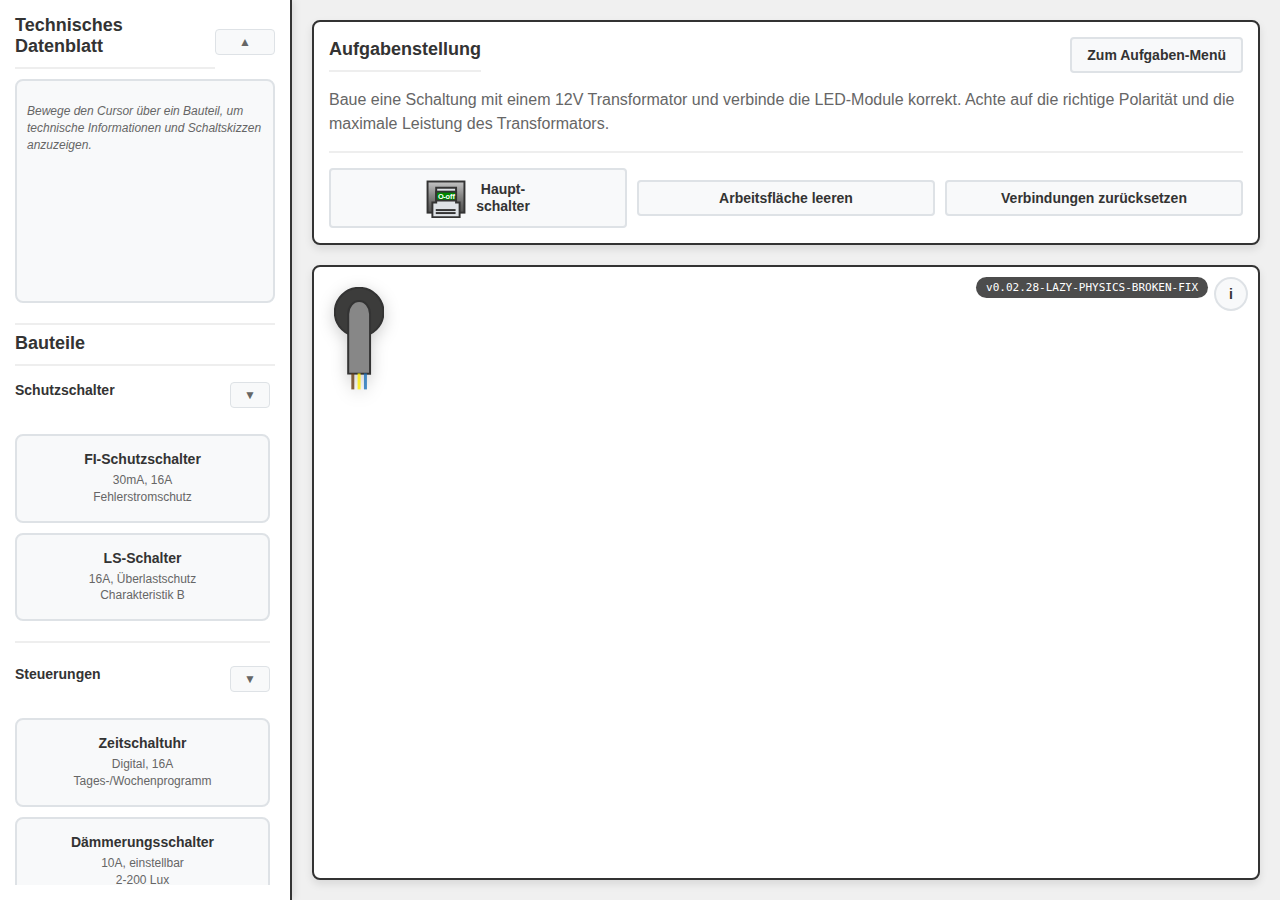
<file: index.html>
<!DOCTYPE html>
<!-- 🚨 NOTFALL-CACHE-BUST: v0.02.28-LAZY-PHYSICS-BROKEN-FIX-AKTIV -->
<html lang="de">
<head>
    <meta charset="UTF-8">
    <meta name="viewport" content="width=device-width, initial-scale=1.0">
            <title>Werbeanlage</title>
    <style>
        :root {
            /* Standard-Elektrofarben */
            --wire-brown: #683c11;           /* Phase L1 */
            --wire-blue: #1d71b8;            /* Neutral N */
            --wire-yellow-green: #ffed00;    /* Schutzleiter PE */
            --wire-black: #1d1d1b;           /* Allgemein/Minus */
            --wire-red: #e30613;             /* Plus/Phase */
            
            /* Standard-Materialien */
            --metal-dark: #3c3c3b;           /* Dunkles Metall */
            --metal-light: #878787;          /* Helles Metall */
            --plastic-light: #e8e8e8;        /* Heller Kunststoff */
            --plastic-dark: #9e9e9e;         /* Dunkler Kunststoff */
            --housing-white: #ffffff;        /* Weißes Gehäuse */
            --orange: #f39200;               /* Orange Anschlüsse */
            
            /* Interface-Farben */
            --font-family: Arial, sans-serif;
            --font-size-h1: 18px;
            --font-size-h2: 14px;
            --font-size-text: 16px;
            --font-size-small: 12px;
            --font-weight-h1: bold;
            --font-weight-h2: bold;
            --font-weight-text: normal;
            --font-weight-small: normal;
            --color-primary: #333;
            --color-secondary: #666;
            --color-light: #f8f9fa;
            --color-border: #dee2e6;
            --color-hover: #e8f5e8;
            --color-hover-border: #4CAF50;
            --color-background: #f0f0f0;
            --color-white: white;
            --color-success: #008800;
            --color-error: #cc0000;
            --color-warning: #856404;
            --color-success-bg: #e6ffe6;
            --color-error-bg: #ffe6e6;
            --color-warning-bg: #fff3cd;
            --spacing-xs: 5px;
            --spacing-sm: 8px;
            --spacing-md: 10px;
            --spacing-lg: 15px;
            --spacing-xl: 20px;
            --border-radius: 8px;
            --border-width: 2px;
            --border-color: #333;
            --box-shadow: 0 4px 8px rgba(0,0,0,0.1);
            --box-shadow-hover: 0 4px 12px rgba(76, 175, 80, 0.2);
            --svg-stroke-width: 2px;
        }

        body {
            font-family: var(--font-family);
            margin: 0;
            padding: 0;
            background: var(--color-background);
            display: flex;
            height: 100vh;
        }

        /* Typography */
        .text-h1 {
            font-size: var(--font-size-h1);
            font-weight: var(--font-weight-h1);
            color: var(--color-primary);
            margin: 0;
            padding-bottom: var(--spacing-md);
            border-bottom: var(--border-width) solid #eee;
        }

        .text-h2 {
            font-size: var(--font-size-h2);
            font-weight: var(--font-weight-h2);
            color: var(--color-primary);
            margin: 0;
        }

        .text-body {
            font-size: var(--font-size-text);
            font-weight: var(--font-weight-text);
            color: var(--color-secondary);
            line-height: 1.5;
            margin: 0;
        }

        .text-small {
            font-size: var(--font-size-small);
            font-weight: var(--font-weight-small);
            color: var(--color-secondary);
            line-height: 1.4;
        }

        /* Layout */
        .layout-container {
            display: flex;
            width: 100%;
            height: 100vh;
        }

        .sidebar-left {
            width: 260px;
            background: var(--color-white);
            border-right: var(--border-width) solid var(--border-color);
            padding: var(--spacing-lg);
            box-shadow: 2px 0 8px rgba(0,0,0,0.1);
            overflow: hidden;
            flex-shrink: 0;
            display: flex;
            flex-direction: column;
        }

        .main-area {
            flex: 1;
            display: flex;
            flex-direction: column;
            padding: var(--spacing-xl);
            min-width: 0;
        }

        /* Task Area */
        .task-area {
            background: var(--color-white);
            border: var(--border-width) solid var(--border-color);
            border-radius: var(--border-radius);
            padding: var(--spacing-lg);
            margin-bottom: var(--spacing-xl);
            box-shadow: var(--box-shadow);
            position: relative;
        }

        .task-header {
            display: flex;
            justify-content: space-between;
            align-items: center;
            margin-bottom: var(--spacing-lg);
        }

        .task-menu-btn {
            background: var(--color-light);
            color: var(--color-primary);
            border: var(--border-width) solid var(--color-border);
            padding: var(--spacing-sm) var(--spacing-lg);
            border-radius: 4px;
            cursor: pointer;
            transition: all 0.3s ease;
            font-size: var(--font-size-h2);
            font-weight: var(--font-weight-h2);
            font-family: var(--font-family);
            min-width: 120px;
        }

        .task-menu-btn:hover {
            border-color: var(--color-hover-border);
            background: var(--color-hover);
            transform: translateY(-1px);
        }

        /* Workspace */
        .workspace {
            flex: 1;
            background: var(--color-white);
            border: var(--border-width) solid var(--border-color);
            border-radius: var(--border-radius);
            position: relative;
            overflow: hidden;
            box-shadow: var(--box-shadow);
            min-height: 400px;
        }

        .workspace-info-btn {
            position: absolute;
            top: var(--spacing-md);
            right: var(--spacing-md);
            width: 30px;
            height: 30px;
            background: var(--color-light);
            border: var(--border-width) solid var(--color-border);
            border-radius: 50%;
            display: flex;
            align-items: center;
            justify-content: center;
            cursor: pointer;
            transition: all 0.3s ease;
            font-size: var(--font-size-h2);
            font-weight: bold;
            color: var(--color-primary);
            z-index: 100;
        }

        .workspace-info-btn:hover {
            border-color: var(--color-hover-border);
            background: var(--color-hover);
            transform: scale(1.1);
        }

        .version-display {
            position: absolute;
            top: var(--spacing-md);
            right: 50px;
            background: rgba(0,0,0,0.7);
            color: white;
            padding: 4px 10px;
            border-radius: 12px;
            font-size: 11px;
            font-family: monospace;
            z-index: 95;
            pointer-events: none;
        }

        .info-tooltip {
            position: absolute;
            top: 45px;
            right: -10px;
            width: 320px;
            max-height: 500px;
            background: var(--color-white);
            border: var(--border-width) solid var(--color-border);
            border-radius: var(--border-radius);
            padding: var(--spacing-lg);
            box-shadow: var(--box-shadow);
            opacity: 0;
            visibility: hidden;
            transition: all 0.3s ease;
            z-index: 1001;
            color: var(--color-primary);
            font-size: var(--font-size-small);
            overflow-y: auto;
        }

        .workspace-info-btn:hover + .info-tooltip,
        .info-tooltip:hover {
            opacity: 1;
            visibility: visible;
        }

        .info-category {
            margin-bottom: var(--spacing-lg);
        }

        .info-category:last-child {
            margin-bottom: 0;
        }

        .info-category-title {
            font-size: var(--font-size-h2);
            font-weight: var(--font-weight-h2);
            color: var(--color-primary);
            margin-bottom: var(--spacing-sm);
            border-bottom: 1px solid #eee;
            padding-bottom: var(--spacing-xs);
        }

        .info-rule {
            font-size: var(--font-size-small);
            color: var(--color-secondary);
            margin-bottom: var(--spacing-xs);
            line-height: 1.4;
        }

        .info-rule:last-child {
            margin-bottom: 0;
        }

        /* Components Section */
        .components-section {
            flex: 1;
            min-height: 0;
            display: flex;
            flex-direction: column;
        }

        .components-header {
            flex-shrink: 0;
            margin-bottom: var(--spacing-sm);
        }

        .components-list {
            flex: 1;
            overflow-y: auto;
            padding-right: var(--spacing-xs);
        }

        /* Datasheet Section */
        .datasheet-section {
            flex-shrink: 0;
            height: 300px;
            display: flex;
            flex-direction: column;
            border-bottom: var(--border-width) solid #eee;
            padding-bottom: var(--spacing-sm);
            margin-bottom: var(--spacing-sm);
        }

        .datasheet-header {
            flex-shrink: 0;
            margin-bottom: var(--spacing-md);
            display: flex;
            justify-content: space-between;
            align-items: center;
        }

        .datasheet-toggle {
            background: var(--color-light);
            border: 1px solid var(--color-border);
            border-radius: 4px;
            padding: var(--spacing-xs) var(--spacing-sm);
            cursor: pointer;
            transition: all 0.3s ease;
            font-size: var(--font-size-small);
            color: var(--color-secondary);
            min-width: 60px;
            text-align: center;
        }

        .datasheet-toggle:hover {
            border-color: var(--color-hover-border);
            background: var(--color-hover);
        }

        .datasheet-section.collapsed {
            height: auto;
        }

        .datasheet-section.collapsed .datasheet-content {
            display: none;
        }

        .technical-datasheet {
            flex-shrink: 0;
        }

        .datasheet-content {
            height: 200px;
            overflow-y: auto;
            padding: var(--spacing-md) 0;
            border: var(--border-width) solid var(--color-border);
            border-radius: var(--border-radius);
            padding: var(--spacing-md);
            background: var(--color-light);
        }

        /* Component Items */
        .component-item {
            background: var(--color-light);
            border: var(--border-width) solid var(--color-border);
            border-radius: var(--border-radius);
            padding: var(--spacing-lg);
            margin: var(--spacing-md) 0;
            cursor: grab;
            transition: all 0.3s ease;
            text-align: center;
        }

        .component-item:hover {
            border-color: var(--color-hover-border);
            background: var(--color-hover);
            transform: translateY(-2px);
            box-shadow: var(--box-shadow-hover);
        }

        .component-item:active {
            cursor: grabbing;
            transform: translateY(0);
        }

        .component-name {
            margin-bottom: var(--spacing-xs);
        }

        .component-category {
            border-bottom: var(--border-width) solid #eee;
            padding-bottom: var(--spacing-md);
            margin-bottom: var(--spacing-lg);
        }
        
        .category-header {
            display: flex;
            align-items: center;
            justify-content: space-between;
            padding: 8px 0;
            margin-bottom: 8px;
        }
        
        .category-toggle {
            background: var(--color-light);
            border: 1px solid var(--color-border);
            border-radius: 4px;
            padding: var(--spacing-xs) var(--spacing-sm);
            cursor: pointer;
            transition: all 0.3s ease;
            font-size: var(--font-size-small);
            color: var(--color-secondary);
            min-width: 40px;
            text-align: center;
        }
        
        .category-toggle:hover {
            border-color: var(--color-hover-border);
            background: var(--color-hover);
        }
        
        .category-toggle.collapsed {
            transform: rotate(-90deg);
        }
        
        .category-content {
            max-height: 1000px;
            overflow: hidden;
            transition: max-height 0.3s ease, padding 0.3s ease;
            padding: 0;
        }
        
        .category-content.collapsed {
            max-height: 0;
            padding: 0;
        }

        .category-title {
            margin-bottom: var(--spacing-md);
        }

        /* Buttons */
        .btn {
            background: var(--color-light);
            color: var(--color-primary);
            border: var(--border-width) solid var(--color-border);
            padding: var(--spacing-sm) var(--spacing-lg);
            border-radius: 4px;
            cursor: pointer;
            margin: var(--spacing-xs);
            transition: all 0.3s ease;
            font-size: var(--font-size-h2);
            font-weight: var(--font-weight-h2);
            font-family: var(--font-family);
            min-width: 120px;
        }

        .btn:hover {
            border-color: var(--color-hover-border);
            background: var(--color-hover);
            transform: translateY(-1px);
        }

        .btn:active {
            transform: translateY(0);
        }

        .btn:disabled {
            background: #ccc;
            cursor: not-allowed;
            border-color: #ccc;
            transform: none;
        }

        /* Function Controls */
        .function-controls {
            display: flex;
            gap: var(--spacing-md);
            margin-top: var(--spacing-lg);
            padding-top: var(--spacing-lg);
            border-top: var(--border-width) solid #eee;
            justify-content: flex-start;
            align-items: center;
        }

        .function-controls .btn {
            margin: 0;
            display: flex;
            align-items: center;
            gap: var(--spacing-md);
            flex: 1;
            justify-content: center;
            min-width: 0;
        }

        .power-icon {
            width: 40px;
            height: 40px;
            flex-shrink: 0;
        }

        .power-icon svg {
            width: 100%;
            height: 100%;
        }

        .btn-text {
            display: flex;
            flex-direction: column;
            line-height: 1.2;
        }

        /* Component States */
        .component {
            position: absolute;
            cursor: move;
            user-select: none;
            transition: border 0.3s ease;
            border: 0px solid transparent; /* KEIN Border im Normalzustand */
            display: inline-block; /* Container passt sich an SVG-Größe an */
            box-sizing: border-box; /* Border ist in der Größe enthalten */
            line-height: 0; /* Verhindert line-height Einfluss auf inline-block */
            vertical-align: top; /* Verhindert baseline Alignment */
        }

        .component:hover {
            outline: var(--border-width) solid var(--color-hover-border);
            outline-offset: 2px;
            box-shadow: 0 0 8px rgba(76, 175, 80, 0.3);
        }

        .component.dragging {
            z-index: 1000;
            outline: var(--border-width) solid #FF9800;
            outline-offset: 2px;
            box-shadow: 0 0 12px rgba(255, 152, 0, 0.5);
        }

        .component.selected {
            outline: 2px solid #4CAF50 !important;
            outline-offset: 2px !important;
            box-shadow: 0 0 8px rgba(76, 175, 80, 0.5) !important;
        }

        .component.dragging {
            z-index: 1000 !important;
            opacity: 0.8 !important;
            cursor: grabbing !important;
            outline: 2px solid #FF9800 !important;
            outline-offset: 2px !important;
            box-shadow: 0 0 12px rgba(255, 152, 0, 0.5) !important;
        }

        .component {
            transition: transform 0.3s ease !important;
            transform-origin: center center !important;
        }

        /* Power Source */
        .power-source {
            position: absolute;
            top: var(--spacing-xl);
            left: var(--spacing-xl);
            background: transparent;
            border: none;
            border-radius: var(--border-radius);
            padding: 0;
            color: var(--color-warning);
            box-shadow: none;
            font-size: var(--font-size-h2);
            font-weight: var(--font-weight-h2);
        }

        .power-source svg {
            filter: drop-shadow(0 4px 8px rgba(0,0,0,0.2));
        }

        /* Connection System */
        .connection-point {
            cursor: crosshair;
            transition: all 0.3s ease;
        }

        .connection-point:hover {
            transform: scale(1.5);
            opacity: 1 !important;
        }

        .connection-point.dragging-connection {
            opacity: 1 !important;
            transform: scale(1.8);
        }

        .connection-socket { 
            fill: #888; 
            stroke: #666; 
            stroke-width: 1; 
            cursor: crosshair; 
            transition: all 0.3s; 
            opacity: 0.7; 
        }

        .connection-socket:hover { 
            opacity: 1; 
            transform: scale(1.3); 
            fill: #4CAF50;
        }

        .connection-line {
            cursor: pointer;
            transition: all 0.3s;
            opacity: 0.8;
        }

        .connection-line:not([stroke-width]) {
            stroke-width: 3; /* Nur wenn nicht im SVG definiert */
        }

        .connection-line:hover {
            opacity: 1;
            filter: drop-shadow(0 0 3px currentColor);
        }
        
        .connection-line:not([stroke-width]):hover {
            stroke-width: 4; /* Nur wenn nicht im SVG definiert */
        }

        .connection-area {
            cursor: crosshair;
            transition: all 0.3s;
            opacity: 0;
        }

        .connection-area:hover {
            opacity: 0.2;
            fill: #4CAF50;
        }

        .connection-area:hover + .connection-visual {
            opacity: 1;
            transform: scale(1.3);
            filter: drop-shadow(0 0 5px #4CAF50);
        }

        .connection-visual {
            transition: all 0.3s;
            opacity: 0.8;
        }

        /* Bezier Connections */
        .bezier-connection {
            fill: none;
            stroke-width: 3;
            opacity: 1;
            cursor: pointer;
            transition: all 0.3s ease;
            opacity: 0.9;
            pointer-events: all;
            stroke-width: 4;
        }

        .bezier-connection:hover {
            opacity: 1;
            stroke-width: 6;
            filter: drop-shadow(0 0 5px currentColor);
        }

        .bezier-connection.red-wire {
            stroke: #ff0000;
        }

        .bezier-connection.black-wire {
            stroke: #000000;
        }

        /* LED Cables */
        .led-cable {
            fill: none;
            stroke-width: 3;
            pointer-events: none;
        }

        .led-cable.plus {
            stroke: #ff0000;
        }

        .led-cable.minus {
            stroke: #000000;
        }

        .temp-line {
            stroke: #888;
            stroke-width: 2;
            stroke-dasharray: 5,5;
            opacity: 0.7;
        }

        /* Dragging Component */
        .dragging-component {
            position: fixed;
            pointer-events: none;
            z-index: 1000;
            opacity: 0.8;
        }

        /* ===== ANGEPASSTE SVG-HÖHEN ===== */
        /* LED-Module und Kabel: 30px */
        .led-module-svg,
        .cable-svg {
            width: auto;
            height: 30px;
            min-width: 10px;
        }
        
        /* Alle anderen Bauteile: 40px */
        .transformer-svg,
        .mobile-terminal-svg,
        .component-svg {
            width: auto;
            height: 40px;
            min-width: 10px;
        }

        /* Transformer Styles */
        .trafo-housing { 
            fill: #e8e8e8; 
            stroke: #1d1d1b; 
            stroke-width: 2; 
        }
        
        .trafo-text { 
            fill: #1d1d1b; 
            font-family: Arial, sans-serif; 
            font-size: 8px; 
        }
        
        .trafo-label { 
            fill: #1d1d1b; 
            font-family: Arial, sans-serif; 
            font-size: 6px; 
        }



        /* Info Box */
        .info-box {
            margin-top: var(--spacing-lg);
            padding: var(--spacing-lg);
            background: var(--color-light);
            border-radius: var(--border-radius);
            border: 1px solid var(--color-border);
        }

        .info-box h4 {
            margin-top: 0;
            color: var(--color-primary);
            font-size: var(--font-size-h2);
            font-weight: var(--font-weight-h2);
        }

        .info-box p {
            margin-bottom: var(--spacing-sm);
        }

        .info-box p:last-child {
            margin-bottom: 0;
        }

        /* LED States - JavaScript + CSS Hybrid */
        .state-off .led24-center,
        .state-off .led12-center {
            fill: #ddd !important;
        }

        .state-on .led24-center,
        .state-on .led12-center {
            fill: #ffff00 !important;
        }

        .state-blinking .led24-center,
        .state-blinking .led12-center {
            fill: #ffff00 !important;
        }

        .state-broken .led24-center,
        .state-broken .led12-center {
            fill: #1a1a1a !important;
        }
        
        .state-broken .trafo-housing,
        .state-broken .trafo-text,
        .state-broken .trafo-label,
        .state-broken rect,
        .state-broken path {
            fill: #1a1a1a !important;
            stroke: #000 !important;
        }

        .state-overloaded .led24-center,
        .state-overloaded .led12-center {
            fill: #e91e63 !important;
        }





        /* Live Power Tooltip */
        .power-tooltip {
            position: absolute;
            background: rgba(0, 0, 0, 0.9);
            color: white;
            padding: 8px 12px;
            border-radius: 6px;
            font-size: 14px;
            font-weight: bold;
            pointer-events: none;
            z-index: 1000;
            white-space: nowrap;
            border: 2px solid #ffa500;
            box-shadow: 0 4px 12px rgba(0, 0, 0, 0.3);
            transform: translate(-50%, -120%);
        }
        
        .power-tooltip.overloaded {
            border-color: #ff0000;
            background: rgba(255, 0, 0, 0.9);
            animation: pulse-warning 1s infinite;
        }
        
        @keyframes pulse-warning {
            0%, 100% { opacity: 0.9; }
            50% { opacity: 1.0; }
        }

        /* Connection States */
        .connection-socket.connected,
        .connection-line.connected {
            opacity: 0 !important;
            pointer-events: none;
        }



        /* === LED FOUNDATION SVG STANDARDS v1.0 === */

        /* Standard Elektro-Farben */
        .std-wire-plus { stroke: var(--wire-red); fill: none; stroke-width: 3; }
        .std-wire-minus { stroke: var(--wire-black); fill: none; stroke-width: 3; }
        .std-wire-phase { stroke: var(--wire-brown); fill: none; stroke-width: 3; }
        .std-wire-neutral { stroke: var(--wire-blue); fill: none; stroke-width: 3; }
        .std-wire-earth { stroke: var(--wire-yellow-green); fill: none; stroke-width: 3; }

        /* Standard Material-Farben */
        .std-housing-light { fill: var(--plastic-light); stroke: var(--color-primary); stroke-width: 2; }
        .std-housing-dark { fill: var(--plastic-dark); stroke: var(--color-primary); stroke-width: 2; }
        .std-metal-light { fill: var(--metal-light); stroke: var(--color-primary); stroke-width: 2; }
        .std-metal-dark { fill: var(--metal-dark); stroke: var(--color-primary); stroke-width: 2; }
        .std-led-off { fill: #ccc; stroke: var(--color-primary); stroke-width: 2; }

        /* Standard Strichstärken */
        .std-hairline { stroke-width: 0.5; }
        .std-thin { stroke-width: 1; }
        .std-cable { stroke-width: 3; }
        .std-connection { stroke-width: 3; }
        .std-thick { stroke-width: 5; }

        /* Standard Text */
        .std-text { fill: var(--color-primary); font-family: Arial, sans-serif; stroke: none; }
        .std-text-small { font-size: 6px; }
        .std-text-medium { font-size: 8px; }
        .std-text-large { font-size: 10px; }
        
        /* Visual Cable Hiding */
        .visual-cable {
            transition: opacity 0.3s ease;
        }
        
        /* Schaltskizze Standards */
        .schematic-line { 
            fill: none; 
            stroke: #1d1d1b; 
            stroke-width: 2; 
            stroke-miterlimit: 10; 
        }
        .schematic-fill-black { 
            fill: #1d1d1b; 
        }
        .schematic-fill-white { 
            fill: #fff; 
            stroke: #1d1d1b; 
            stroke-width: 2; 
            stroke-miterlimit: 10; 
        }
        .schematic-container {
            margin: 10px 0;
            text-align: center;
        }
        .schematic-text {
            fill: #1d1d1b;
            font-family: Arial, sans-serif;
            font-size: 12px;
            font-weight: normal;
        }
        .schematic-text-small {
            fill: #1d1d1b;
            font-family: Arial, sans-serif;
            font-size: 9px;
            font-weight: normal;
        }
        .schematic-dashed {
            stroke-dasharray: 2 2;
        }
        .schematic-fill-black { 
            fill: #1d1d1b; 
        }
        .schematic-fill-white { 
            fill: #fff; 
            stroke: #1d1d1b; 
            stroke-width: 1; 
            stroke-miterlimit: 10; 
        }
        .schematic-fill-none { 
            fill: none; 
            stroke: #1d1d1b; 
            stroke-width: 1; 
            stroke-miterlimit: 10; 
        }

        /* Connection Line Hover Effects */
        .connection-line {
            stroke-width: 4;
            cursor: pointer;
            transition: all 0.3s;
            opacity: 0.8;
            fill: none;
        }

        .connection-line:hover {
            opacity: 1;
            stroke-width: 6;
            filter: drop-shadow(0 0 3px currentColor);
        }

        /* ===== SICHERHEITS-FUNKEN EFFEKT ===== */
        .electrical-danger-overlay {
            position: fixed;
            top: 0;
            left: 0;
            width: 100vw;
            height: 100vh;
            background: rgba(255, 0, 0, 0.1);
            z-index: 10000;
            pointer-events: none;
            animation: danger-flash 0.5s ease-out;
        }

        @keyframes danger-flash {
            0% { 
                background: rgba(255, 255, 0, 0.8);
                box-shadow: inset 0 0 50px rgba(255, 255, 0, 0.8);
            }
            25% { 
                background: rgba(255, 0, 0, 0.6);
                box-shadow: inset 0 0 100px rgba(255, 0, 0, 0.6);
            }
            50% { 
                background: rgba(255, 255, 255, 0.9);
                box-shadow: inset 0 0 150px rgba(255, 255, 255, 0.9);
            }
            75% { 
                background: rgba(255, 0, 0, 0.4);
                box-shadow: inset 0 0 100px rgba(255, 0, 0, 0.4);
            }
            100% { 
                background: rgba(255, 0, 0, 0);
                box-shadow: inset 0 0 0px rgba(255, 0, 0, 0);
            }
        }

        .spark-effect {
            position: absolute;
            width: 20px;
            height: 20px;
            background: radial-gradient(circle, #ffff00 0%, #ff6600 50%, transparent 100%);
            border-radius: 50%;
            animation: spark-burst 0.3s ease-out;
            pointer-events: none;
            z-index: 9999;
        }

        @keyframes spark-burst {
            0% {
                transform: scale(0);
                opacity: 1;
                box-shadow: 0 0 10px #ffff00;
            }
            50% {
                transform: scale(3);
                opacity: 0.8;
                box-shadow: 0 0 30px #ff6600;
            }
            100% {
                transform: scale(6);
                opacity: 0;
                box-shadow: 0 0 50px #ff0000;
            }
        }

        .electrical-warning-message {
            position: fixed;
            top: 50%;
            left: 50%;
            transform: translate(-50%, -50%);
            background: rgba(255, 0, 0, 0.95);
            color: white;
            padding: 20px 30px;
            border-radius: 10px;
            font-size: 18px;
            font-weight: bold;
            text-align: center;
            z-index: 10001;
            border: 3px solid #ffff00;
            box-shadow: 0 0 20px rgba(255, 0, 0, 0.8);
            animation: warning-shake 0.5s ease-out;
        }

        .convention-warning-message {
            position: fixed;
            top: 50%;
            left: 50%;
            transform: translate(-50%, -50%);
            background: rgba(255, 165, 0, 0.95);
            color: white;
            padding: 20px 30px;
            border-radius: 10px;
            font-size: 18px;
            font-weight: bold;
            text-align: center;
            z-index: 10001;
            border: 3px solid #ffa500;
            box-shadow: 0 0 20px rgba(255, 165, 0, 0.8);
            animation: warning-shake 0.5s ease-out;
        }

        @keyframes warning-shake {
            0%, 100% { transform: translate(-50%, -50%); }
            10% { transform: translate(-48%, -50%); }
            20% { transform: translate(-52%, -50%); }
            30% { transform: translate(-48%, -50%); }
            40% { transform: translate(-52%, -50%); }
            50% { transform: translate(-50%, -52%); }
            60% { transform: translate(-50%, -48%); }
            70% { transform: translate(-50%, -52%); }
            80% { transform: translate(-50%, -48%); }
            90% { transform: translate(-50%, -50%); }
        }



        .connection-socket {
            fill: #4CAF50;
            stroke: #333;
            stroke-width: 1;
            cursor: pointer;
            opacity: 0.7;
            transition: all 0.3s;
        }

        .connection-socket:hover { 
            opacity: 1; 
            transform: scale(1.3); 
            fill: #4CAF50;
        }



        /* Wire Type Colors for Power Source */
        .connection-line.std-wire-plus { stroke: var(--wire-red); }
        .connection-line.std-wire-minus { stroke: var(--wire-black); }
        .connection-line.std-wire-phase { stroke: var(--wire-brown); }
        .connection-line.std-wire-neutral { stroke: var(--wire-blue); }
        .connection-line.std-wire-earth { stroke: var(--wire-yellow-green); }
        
        /* Component States */
        .component-broken {
            filter: brightness(0.3) !important;
            opacity: 0.7 !important;
        }
        
        .component-broken .trafo-housing {
            fill: #333 !important;
            stroke: #666 !important;
        }

        .wire-hover-area.std-wire-plus { color: var(--wire-red); }
        .wire-hover-area.std-wire-minus { color: var(--wire-black); }
        .wire-hover-area.std-wire-phase { color: var(--wire-brown); }
        .wire-hover-area.std-wire-neutral { color: var(--wire-blue); }
        .wire-hover-area.std-wire-earth { color: var(--wire-yellow-green); }

        /* Standard Gradients für Schalter */
        .std-gradient-off {
            stop-color: var(--color-border);
        }

        .std-gradient-on {
            stop-color: var(--color-success);
        }
    </style>
</head>
<body>
    <div class="layout-container">
        <div class="sidebar-left">
            <div class="datasheet-section" id="datasheet-section">
                <div class="datasheet-header">
                    <h3 class="text-h1">Technisches Datenblatt</h3>
                    <button class="datasheet-toggle" onclick="toggleDatasheet()" id="datasheet-toggle">
                        ▲
                    </button>
                </div>
                
                <div class="technical-datasheet">
                    <div class="datasheet-content" id="datasheet-content-wrapper">
                        <div id="datasheet-content" class="text-small">
                            <p><em>Bewege den Cursor über ein Bauteil, um technische Informationen und Schaltskizzen anzuzeigen.</em></p>
                        </div>
                    </div>
                </div>
            </div>
            
            <div class="components-section">
                <div class="components-header">
                    <h2 class="text-h1">Bauteile</h2>
                </div>
                
                <div class="components-list">
                    <div class="component-category">
                        <div class="category-header">
                            <span class="category-title text-h2">Schutzschalter</span>
                            <button class="category-toggle" onclick="toggleCategory('schutzschalter')" id="toggle-schutzschalter">▼</button>
                        </div>
                        <div class="category-content" id="category-schutzschalter">
                        <div class="component-item" data-component-type="fi-schalter">
                            <div class="component-name text-h2">FI-Schutzschalter</div>
                            <div class="component-specs text-small">
                                30mA, 16A<br>
                                Fehlerstromschutz
                            </div>
                        </div>
                        <div class="component-item" data-component-type="ls-schalter">
                            <div class="component-name text-h2">LS-Schalter</div>
                            <div class="component-specs text-small">
                                16A, Überlastschutz<br>
                                Charakteristik B
                            </div>
                        </div>
                        </div>
                    </div>
                    
                    <div class="component-category">
                        <div class="category-header">
                            <span class="category-title text-h2">Steuerungen</span>
                            <button class="category-toggle" onclick="toggleCategory('steuerungen')" id="toggle-steuerungen">▼</button>
                        </div>
                        <div class="category-content" id="category-steuerungen">
                        <div class="component-item" data-component-type="zeitschaltuhr">
                            <div class="component-name text-h2">Zeitschaltuhr</div>
                            <div class="component-specs text-small">
                                Digital, 16A<br>
                                Tages-/Wochenprogramm
                            </div>
                        </div>
                        <div class="component-item" data-component-type="daemmerungsschalter">
                            <div class="component-name text-h2">Dämmerungsschalter</div>
                            <div class="component-specs text-small">
                                10A, einstellbar<br>
                                2-200 Lux
                            </div>
                        </div>
                        </div>
                    </div>
                    
                    <div class="component-category">
                        <div class="category-header">
                            <span class="category-title text-h2">Transformatoren</span>
                            <button class="category-toggle" onclick="toggleCategory('transformatoren')" id="toggle-transformatoren">▼</button>
                        </div>
                        <div class="category-content" id="category-transformatoren">
                        <div class="component-item" data-component-type="trafo-12v-40w">
                            <div class="component-name text-h2">Trafo 12V</div>
                            <div class="component-specs text-small">
                                Eingang: 230V AC<br>
                                Ausgang: 12V DC, 40W
                            </div>
                        </div>
                        <div class="component-item" data-component-type="trafo-24v-60w">
                            <div class="component-name text-h2">Trafo 24V</div>
                            <div class="component-specs text-small">
                                Eingang: 230V AC<br>
                                Ausgang: 24V DC, 60W
                            </div>
                        </div>
                        <div class="component-item" data-component-type="trafo-12v-3w">
                            <div class="component-name text-h2" style="color: #ff6b6b;">Trafo 12V Mini</div>
                            <div class="component-specs text-small">
                                Eingang: 230V AC<br>
                                Ausgang: 12V DC, <strong style="color: #ff6b6b;">3W</strong>
                            </div>
                        </div>
                        </div>
                    </div>
                    
                    <div class="component-category">
                        <div class="category-header">
                            <span class="category-title text-h2">Kabel</span>
                            <button class="category-toggle" onclick="toggleCategory('kabel')" id="toggle-kabel">▼</button>
                        </div>
                        <div class="category-content" id="category-kabel">
                        <div class="component-item" data-component-type="kabel-flexibel-sw">
                            <div class="component-name text-h2">Flexibles Kabel sw</div>
                            <div class="component-specs text-small">
                                1 mm², schwarz<br>
                                bis 24V, 100W
                            </div>
                        </div>
                        </div>
                    </div>
                    
                    <div class="component-category">
                        <div class="category-header">
                            <span class="category-title text-h2">Kabelverbindungen</span>
                            <button class="category-toggle" onclick="toggleCategory('kabelverbindungen')" id="toggle-kabelverbindungen">▼</button>
                        </div>
                        <div class="category-content" id="category-kabelverbindungen">
                        <div class="component-item" data-component-type="klemme-mobil-3l">
                            <div class="component-name text-h2">Mobile Klemme 3L</div>
                            <div class="component-specs text-small">
                                0,08-2,5 mm²<br>
                                400V, 32A
                            </div>
                        </div>
                        </div>
                    </div>
                    
                    <div class="component-category">
                        <div class="category-header">
                            <span class="category-title text-h2">Entwickler</span>
                            <button class="category-toggle" onclick="toggleCategory('entwickler')" id="toggle-entwickler">▼</button>
                        </div>
                        <div class="category-content" id="category-entwickler">
                        <div class="component-item" data-component-type="dev-placeholder">
                            <div class="component-name text-h2" style="color: #888;">Platzhalter</div>
                            <div class="component-specs text-small">
                                Für zukünftige<br>
                                Entwicklungen
                            </div>
                        </div>
                        </div>
                    </div>
                    
                    <div class="component-category">
                        <div class="category-header">
                            <span class="category-title text-h2">LED-Module</span>
                            <button class="category-toggle" onclick="toggleCategory('led-module')" id="toggle-led-module">▼</button>
                        </div>
                        <div class="category-content" id="category-led-module">
                        <div class="component-item" data-component-type="led-12v-1.2w">
                            <div class="component-name text-h2">LED-Modul 12V-1,2W-WW</div>
                            <div class="component-specs text-small">
                                1,2W, Warmweiß<br>
                                12V DC, 3x LED
                            </div>
                        </div>
                        <div class="component-item" data-component-type="led-24v-5w">
                            <div class="component-name text-h2">LED-Modul 24V</div>
                            <div class="component-specs text-small">
                                5W, Warmweiß<br>
                                24V DC
                            </div>
                        </div>
                        </div>
                    </div>
                </div>
            </div>
        </div>
        
        <div class="main-area">
            <div class="task-area">
                <div class="task-header">
                    <h3 class="text-h1">Aufgabenstellung</h3>
                    <button class="task-menu-btn" onclick="openTaskMenu()">
                        Zum Aufgaben-Menü
                    </button>
                </div>
                
                <p class="text-body">
                    Baue eine Schaltung mit einem 12V Transformator und verbinde die LED-Module korrekt. 
                    Achte auf die richtige Polarität und die maximale Leistung des Transformators.
                </p>
                
                <div class="function-controls">
                    <button id="powerBtn" class="btn" onclick="togglePower()">
                        <span class="power-icon">
                            <svg id="power-icon" viewBox="0 0 21.74 22.48" xmlns="http://www.w3.org/2000/svg">
                                <defs>
                                    <linearGradient id="powerGradientOff" x1="0%" y1="0%" x2="100%" y2="0%">
                                        <stop offset="0%" style="stop-color:var(--color-border);stop-opacity:1" />
                                        <stop offset="3%" style="stop-color:#c1c1c1;stop-opacity:1" />
                                        <stop offset="44%" style="stop-color:#888887;stop-opacity:1" />
                                        <stop offset="75%" style="stop-color:#646463;stop-opacity:1" />
                                        <stop offset="92%" style="stop-color:#575756;stop-opacity:1" />
                                    </linearGradient>
                                </defs>
                                <rect fill="url(#powerGradientOff)" stroke="var(--color-primary)" stroke-width="1.1" stroke-miterlimit="10"
                                      x="2.13" y=".34" width="17.49" height="20.74" transform="translate(21.58 -.16) rotate(90)"/>
                                <g>
                                    <g>
                                        <polygon fill="var(--color-border)" stroke="var(--color-primary)" stroke-width="1.1" stroke-miterlimit="10"
                                                 points="16.53 13.82 16.53 5.43 5.36 5.43 5.36 13.82 3.22 13.82 3.22 21.98 18.52 21.98 18.52 13.82 16.53 13.82"/>
                                        <line fill="none" stroke="var(--color-primary)" stroke-width="1.1" stroke-miterlimit="10"
                                              x1="5.12" y1="19.7" x2="16.25" y2="19.7"/>
                                        <line fill="none" stroke="var(--color-primary)" stroke-width="1.1" stroke-miterlimit="10"
                                              x1="5.12" y1="18.02" x2="16.25" y2="18.02"/>
                                    </g>
                                    <rect fill="var(--color-success)" stroke="var(--color-primary)" stroke-width="1.1" stroke-miterlimit="10"
                                          x="5.36" y="7.68" width="11.18" height="4.98"/>
                                    <text fill="var(--color-white)" font-family="Arial, sans-serif" font-size="4.15px" 
                                          transform="translate(6.36 11.7)">
                                        <tspan x="0" y="0">O</tspan>
                                        <tspan x="2.92" y="0">-</tspan>
                                        <tspan x="4.27" y="0">off</tspan>
                                    </text>
                                </g>
                            </svg>
                        </span>
                        <span class="btn-text">
                            <span>Haupt-</span>
                            <span>schalter</span>
                        </span>
                    </button>
                    
                    <button class="btn" onclick="clearWorkspace()">
                        Arbeitsfläche leeren
                    </button>
                    
                    <button class="btn" onclick="resetConnections()">
                        Verbindungen zurücksetzen
                    </button>
                </div>
            </div>
            
            <div class="workspace" id="workspace">
                <div class="version-display">v0.02.28-LAZY-PHYSICS-BROKEN-FIX</div>
                <div class="workspace-info-btn" id="info-btn">
                    i
                </div>
                <div class="info-tooltip" id="info-tooltip">
                    <div class="info-category">
                        <div class="info-category-title">Bauteile</div>
                        <div class="info-rule">• Aus Sidebar ziehen zum Platzieren</div>
                        <div class="info-rule">• Klick: Einzelnes Bauteil auswählen</div>
                        <div class="info-rule">• Strg + Klick: Mehrere Bauteile auswählen</div>
                        <div class="info-rule">• Rechteck aufziehen: Gruppenauswahl</div>
                        <div class="info-rule">• Doppelklick: 90° Drehung</div>
                        <div class="info-rule">• Ziehen: Ausgewählte Bauteile verschieben</div>
                        <div class="info-rule">• Entf-Taste: Ausgewählte Bauteile löschen</div>
                    </div>
                    
                    <div class="info-category">
                        <div class="info-category-title">Verbindungen</div>
                        <div class="info-rule">• Anschlusspunkte verbinden durch Klicken und Ziehen</div>
                        <div class="info-rule">• Klick auf Verbindung: Auswählen</div>
                        <div class="info-rule">• Entf-Taste: Ausgewählte Verbindung löschen</div>
                    </div>
                    
                    <div class="info-category">
                        <div class="info-category-title">Allgemein</div>
                        <div class="info-rule">• Klick ins Leere: Auswahl aufheben</div>
                        <div class="info-rule">• Esc-Taste: Alle Auswahlen aufheben</div>
                        <div class="info-rule">• Strg + Z: Rückgängig (geplant)</div>
                    </div>
                </div>
                
                <div class="power-source" id="power-source-svg">
                    <svg xmlns="http://www.w3.org/2000/svg" viewBox="0 0 50.29 115.10" width="50.29" height="115.10"
                         data-component-type="power-source-230v"
                         data-connection-behavior="source"
                         data-voltage-level="230V-AC"
                         data-power-rating="3000"
                         data-available-states='["on", "off"]'
                         data-default-state="on">
                        <defs>
                            <style>
                                .power-socket { fill: #3c3c3b; stroke: var(--color-primary); stroke-width: 2; }
                                .power-housing { fill: #878787; stroke: var(--color-primary); stroke-width: 2; }
                            </style>
                        </defs>
                        <g data-name="Ebene_1">
                            <!-- Gehäuse (×1.6 skaliert) -->
                            <circle class="std-metal-dark" cx="25.14" cy="25.14" r="24.34"/>
                            <path class="std-metal-light" d="M14.19,26.98c0-7.09,4.94-12.93,10.94-12.93s10.94,5.84,10.94,12.93v59.71l-21.87-.27c0-19.81,0-39.62-.01-59.43Z"/>
                        </g>
                        
                        <!-- Connection Points -->
                        <g data-name="connections">

                            
                            <!-- Connection Lines (Workspace-Koordinaten) -->
                            <line class="connection-line" 
                                  x1="18.83" y1="86.4" x2="18.83" y2="102.4" 
                                  stroke="#683c11"
                                  data-connection-type="output-line"
                                  data-connection-id="out-phase"
                                  data-wire-type="phase"
                                  data-voltage="230"
                                  data-bezier-start-x="38.83" data-bezier-start-y="105.4"
                                  data-bezier-direction="0,16,0,0"/>
                                  
                            <line class="connection-line" 
                                  x1="31.44" y1="86.4" x2="31.44" y2="102.4" 
                                  stroke="#1d71b8"
                                  data-connection-type="output-line"
                                  data-connection-id="out-neutral"
                                  data-wire-type="neutral"
                                  data-voltage="230"
                                  data-bezier-start-x="51.44" data-bezier-start-y="105.4"
                                  data-bezier-direction="0,16,0,0"/>
                                  
                            <line class="connection-line" 
                                  x1="25.09" y1="86.4" x2="25.09" y2="102.4" 
                                  stroke="#ffed00"
                                  data-connection-type="output-line"
                                  data-connection-id="out-earth"
                                  data-wire-type="earth"
                                  data-voltage="230"
                                  data-bezier-start-x="45.09" data-bezier-start-y="105.4"
                                  data-bezier-direction="0,16,0,0"/>
                        </g>
                    </svg>
                </div>
                
                <svg id="connectionSvg" style="position: absolute; top: 0; left: 0; width: 100%; height: 100%; pointer-events: none; z-index: 1500;">
                </svg>
            </div>
        </div>
    </div>

    <script>
        // ===== CIRCUIT SIMULATION ENGINE =====

        // Globale Variablen
        let systemPower = false;
        let connections = [];
        let components = [];

        // Komponenten-Typen
        const ComponentTypes = {
            POWER_SOURCE: 'power-source',
            TRANSFORMER_12V: 'trafo-12v-40w',
            TRANSFORMER_24V: 'trafo-24v-60w',
            TRANSFORMER_12V_3W: 'trafo-12v-3w',
            LED_12V_1_2W: 'led-12v-1.2w',
            LED_12V: 'led-12v-3.5w',
            LED_24V: 'led-24v-5w',
            FI_SWITCH: 'fi-schalter',
            LS_SWITCH: 'ls-schalter',
            MOBILE_TERMINAL_3L: 'klemme-mobil-3l',
            FLEXIBLE_CABLE: 'kabel-flexibel-sw'
        };

        // Technische Spezifikationen
        const ComponentSpecs = {
            [ComponentTypes.POWER_SOURCE]: {
                voltage: 230,
                maxCurrent: 16,
                type: 'source'
            },
            [ComponentTypes.TRANSFORMER_12V]: {
                inputVoltage: 230,
                outputVoltage: 12,
                maxPower: 40,
                type: 'transformer'
            },
            [ComponentTypes.TRANSFORMER_24V]: {
                inputVoltage: 230,
                outputVoltage: 24,
                maxPower: 60,
                type: 'transformer'
            },
            [ComponentTypes.TRANSFORMER_12V_3W]: {
                inputVoltage: 230,
                outputVoltage: 12,
                maxPower: 3,
                type: 'transformer'
            },
            [ComponentTypes.LED_12V_1_2W]: {
                ratedVoltage: 12,
                power: 1.2,
                tolerance: 1.1,
                type: 'load'
            },
            [ComponentTypes.LED_12V]: {
                ratedVoltage: 12,
                power: 3.5,
                tolerance: 1.1,
                type: 'load'
            },
            [ComponentTypes.LED_24V]: {
                ratedVoltage: 24,
                power: 5,
                tolerance: 1.1,
                type: 'load'
            },
            [ComponentTypes.MOBILE_TERMINAL_3L]: {
                ratedVoltage: 400,
                power: 0,
                maxCurrent: 32,
                type: 'connector',
                terminals: 3
            },
            [ComponentTypes.FLEXIBLE_CABLE]: {
                ratedVoltage: 24,      // Max 24V DC
                power: 0,              // Verbraucht nichts
                maxCurrent: 5,         // Max 5A bei 1mm²
                resistance: 0.1,       // 0.1 Ohm Widerstand
                type: 'cable',         // Neue Kabel-Klasse
                length: 100,           // 100mm Standard-Länge
                crossSection: 1        // 1mm² Querschnitt
            }
        };

        // === ZUSTANDSSTANDARD C: Zustände der Komponenten ===
        const ComponentStates = {
            // Operational States
            OFF: 'off',
            ON: 'on',
            BLINKING: 'blinking',
            
            // Error States  
            BROKEN: 'broken',
            OVERLOADED: 'overloaded',
            
            // Mechanical States
            OPEN: 'open',
            CLOSED: 'closed'
        };

        // ===== NEUE NETZWERK-PHYSIK (mit alter UI-Schnittstelle) =====
        
        // ComponentStateMachine - behält exakt die gleiche Schnittstelle für UI
        class ComponentStateMachine {
            constructor(componentType, elementId) {
                this.type = componentType;
                this.elementId = elementId;
                this.state = ComponentStates.OFF;
                this.specs = ComponentSpecs[componentType];
                this.currentVoltage = 0;
                this.currentPower = 0;
                
                // Blink-Animation State
                this.blinkInterval = null;
                this.blinkState = true;
                

                
                // Initial state CSS setzen
                this.applyStateCSS();
                
                // Warte kurz bis SVG im DOM ist, dann färbe
                setTimeout(() => {
                    this.applyDynamicColors();
                }, 100);
            }
            
            updateState(voltage, current) {
                this.currentVoltage = voltage;
                this.currentPower = voltage * current;
                
                const previousState = this.state;
                
                // 🔧 BROKEN STATE: Überprüfe ob diese Komponente dauerhaft kaputt ist
                const componentState = window.circuit?.graph?.getComponentState?.(this.elementId);
                const isSystemPowered = window.systemPower || false;
                
                if (componentState === 'broken') {
                    // Kaputte Komponenten bleiben kaputt - zeigen aber unterschiedlich je nach Hauptschalter
                    if (isSystemPowered) {
                        this.state = ComponentStates.BROKEN;
                        console.log(`💀 Component ${this.elementId}: Ist PERMANENT kaputt und Hauptschalter EIN → BROKEN`);
                    } else {
                        this.state = ComponentStates.OFF;
                        console.log(`🔧 Component ${this.elementId}: Ist PERMANENT kaputt, aber Hauptschalter AUS → OFF`);
                    }
                } else if (this.specs.type === 'load') {
                    // Nur nicht-kaputte LEDs können normal funktionieren
                    this.state = this.calculateLEDState(voltage);
                } else if (this.specs.type === 'transformer') {
                    this.state = this.calculateTransformerState();
                } else if (this.specs.type === 'connector') {
                    // Klemmen/Verbinder: Durchschalten + Überlastschutz
                    this.state = this.calculateConnectorState(voltage, current);
                } else if (this.specs.type === 'cable') {
                    // Kabel: Durchleitung + Überlastschutz + Spannungsabfall
                    this.state = this.calculateCableState(voltage, current);
                }
                
                if (previousState !== this.state) {
                    this.animateStateChange();
                    this.updateBlinkAnimation();
                }
            }
            
            setState(newState) {
                const previousState = this.state;
                this.state = newState;
                
                if (previousState !== this.state) {
                    console.log(`🔄 ${this.elementId}: ${previousState} → ${newState}`);
                    this.animateStateChange();
                    this.updateBlinkAnimation();
                }
            }
            
            calculateLEDState(voltage) {
                if (voltage === 0) return ComponentStates.OFF;
                
                const ratedVoltage = this.specs.ratedVoltage;
                const tolerance = this.specs.tolerance;
                
                // Toleranz 1.1 = 110% zusätzlich, also Faktoren:
                const maxNormal = ratedVoltage * tolerance;        // 12V * 1.1 = 13.2V
                const maxBlink = ratedVoltage * (tolerance * 2);   // 12V * 2.2 = 26.4V  
                const minVoltage = ratedVoltage * 0.8;             // 12V * 0.8 = 9.6V (20% unter Nennspannung)
                
                debugLog(`🔍 LED State Calc: ${voltage}V für ${ratedVoltage}V LED`);
                console.log(`📊 Grenzen: ON>${minVoltage}V, BLINK>${maxNormal}V, BROKEN>${maxBlink}V`);
                
                if (voltage > maxBlink) {
                    console.log(`🔴 BROKEN: ${voltage}V > ${maxBlink}V`);
                    return ComponentStates.BROKEN;
                }
                
                if (voltage > maxNormal) {
                    console.log(`🟠 BLINKING: ${voltage}V > ${maxNormal}V`);
                    return ComponentStates.BLINKING;
                }
                
                if (voltage >= minVoltage) {
                    console.log(`🟡 ON: ${voltage}V >= ${minVoltage}V`);
                    return ComponentStates.ON;
                }
                
                console.log(`⚫ OFF: ${voltage}V < ${minVoltage}V`);
                return ComponentStates.OFF;
            }
            
            calculateTransformerState() {
                if (this.currentPower > this.specs.maxPower * 1.2) {
                    return ComponentStates.BROKEN;
                }
                if (this.currentPower > this.specs.maxPower) {
                    return ComponentStates.OVERLOADED;
                }
                return this.currentVoltage > 0 ? ComponentStates.ON : ComponentStates.OFF;
            }
            
            calculateConnectorState(voltage, current) {
                // Überlastschutz für Verbinder/Klemmen
                const maxCurrent = this.specs.maxCurrent || 32; // Standard 32A
                const actualCurrent = this.calculateConnectorCurrent();
                
                console.log(`🔗 Klemme ${this.elementId}: ${actualCurrent.toFixed(1)}A / ${maxCurrent}A`);
                
                // Klemme überlastet oder kaputt?
                if (actualCurrent > maxCurrent * 1.2) {
                    console.log(`💥 Klemme ${this.elementId}: ÜBERLAST! ${actualCurrent.toFixed(1)}A > ${(maxCurrent * 1.2).toFixed(1)}A → BROKEN`);
                    return ComponentStates.BROKEN;
                }
                
                if (actualCurrent > maxCurrent) {
                    console.log(`⚠️ Klemme ${this.elementId}: Überlast ${actualCurrent.toFixed(1)}A > ${maxCurrent}A → OVERLOADED`);
                    return ComponentStates.OVERLOADED;
                }
                
                // Klemme leitet durch wenn Spannung anliegt
                if (this.hasConnectorVoltage()) {
                    console.log(`⚡ Klemme ${this.elementId}: Durchschaltung aktiv → ON`);
                    return ComponentStates.ON;
                } else {
                    console.log(`⚫ Klemme ${this.elementId}: Keine Spannung → OFF`);
                    return ComponentStates.OFF;
                }
            }
            
            calculateCableState(voltage, current) {
                // Überlastschutz für Kabel
                const maxCurrent = this.specs.maxCurrent || 5; // Standard 5A
                const actualCurrent = this.calculateCableCurrent();
                
                console.log(`🔌 Kabel ${this.elementId}: ${actualCurrent.toFixed(1)}A / ${maxCurrent}A`);
                
                // Kabel überlastet oder durchgebrannt?
                if (actualCurrent > maxCurrent * 1.5) {
                    console.log(`💥 Kabel ${this.elementId}: DURCHGEBRANNT! ${actualCurrent.toFixed(1)}A > ${(maxCurrent * 1.5).toFixed(1)}A → BROKEN`);
                    this.burnOutCable(); // Visueller Effekt
                    return ComponentStates.BROKEN;
                }
                
                if (actualCurrent > maxCurrent) {
                    console.log(`🔥 Kabel ${this.elementId}: Überlast ${actualCurrent.toFixed(1)}A > ${maxCurrent}A → OVERLOADED`);
                    return ComponentStates.OVERLOADED;
                }
                
                // Kabel leitet durch wenn Spannung anliegt
                if (this.hasCableVoltage()) {
                    // Berechne Spannungsabfall: U_verlust = I * R
                    const voltageDrop = actualCurrent * (this.specs.resistance || 0.1);
                    this.currentVoltage = Math.max(0, voltage - voltageDrop);
                    
                    console.log(`⚡ Kabel ${this.elementId}: ${voltage}V → ${this.currentVoltage.toFixed(1)}V (Verlust: ${voltageDrop.toFixed(2)}V) → ON`);
                    return ComponentStates.ON;
                } else {
                    console.log(`⚫ Kabel ${this.elementId}: Keine Spannung → OFF`);
                    return ComponentStates.OFF;
                }
            }
            
            calculateConnectorCurrent() {
                // Berechne den Gesamtstrom durch alle Anschlüsse der Klemme
                if (!window.workspaceManager || !window.workspaceManager.connections) return 0;
                
                let totalCurrent = 0;
                
                // Sammle alle Verbindungen zu/von dieser Klemme
                for (const [connId, connectionData] of window.workspaceManager.connections) {
                    if (connectionData.toComponent === this.elementId || connectionData.fromComponent === this.elementId) {
                        // Berechne Strom basierend auf angeschlossenen LEDs/Lasten
                        const otherComponentId = connectionData.toComponent === this.elementId ? 
                                                connectionData.fromComponent : connectionData.toComponent;
                        const otherElement = document.getElementById(otherComponentId);
                        
                        if (otherElement) {
                            const otherType = otherElement.dataset.componentType;
                            const otherSpecs = ComponentSpecs[otherType];
                            
                            if (otherSpecs && otherSpecs.type === 'load' && otherSpecs.power) {
                                // LED/Last-Strom: P = U * I → I = P / U
                                const voltage = otherSpecs.ratedVoltage || 12;
                                const current = otherSpecs.power / voltage;
                                totalCurrent += current;
                                console.log(`🔌 Klemme ${this.elementId}: +${current.toFixed(2)}A von ${otherComponentId}`);
                            }
                        }
                    }
                }
                
                return totalCurrent;
            }
            
            hasConnectorVoltage() {
                // Prüfe ob an einem der Anschlüsse Spannung anliegt
                if (!window.workspaceManager || !window.workspaceManager.connections) return false;
                
                for (const [connId, connectionData] of window.workspaceManager.connections) {
                    if (connectionData.toComponent === this.elementId || connectionData.fromComponent === this.elementId) {
                        const sourceComponentId = connectionData.fromComponent === this.elementId ? 
                                                 connectionData.toComponent : connectionData.fromComponent;
                        const sourceElement = document.getElementById(sourceComponentId);
                        
                        if (sourceElement) {
                            const sourceType = sourceElement.dataset.componentType;
                            const sourceSpecs = ComponentSpecs[sourceType];
                            
                            // Prüfe ob Quelle aktiv ist (Trafo oder Stromquelle)
                            if (sourceSpecs && (sourceSpecs.type === 'transformer' || sourceSpecs.type === 'source')) {
                                console.log(`⚡ Klemme ${this.elementId}: Spannung von ${sourceComponentId} erkannt`);
                                return true;
                            }
                        }
                    }
                }
                
                return false;
            }
            
            calculateCableCurrent() {
                // Berechne den Strom durch das Kabel (einfach: eine Verbindung von links nach rechts)
                if (!window.workspaceManager || !window.workspaceManager.connections) return 0;
                
                let current = 0;
                
                // Sammle alle Verbindungen zu diesem Kabel
                for (const [connId, connectionData] of window.workspaceManager.connections) {
                    if (connectionData.toComponent === this.elementId || connectionData.fromComponent === this.elementId) {
                        // Berechne Strom basierend auf dem Verbraucher am anderen Ende
                        const otherComponentId = connectionData.toComponent === this.elementId ? 
                                                connectionData.fromComponent : connectionData.toComponent;
                        const otherElement = document.getElementById(otherComponentId);
                        
                        if (otherElement) {
                            const otherType = otherElement.dataset.componentType;
                            const otherSpecs = ComponentSpecs[otherType];
                            
                            if (otherSpecs && otherSpecs.type === 'load' && otherSpecs.power) {
                                // LED/Last-Strom: P = U * I → I = P / U
                                const voltage = otherSpecs.ratedVoltage || 12;
                                current = Math.max(current, otherSpecs.power / voltage); // Höchster Strom gewinnt
                                console.log(`🔌 Kabel ${this.elementId}: ${current.toFixed(2)}A durch ${otherComponentId}`);
                            }
                        }
                    }
                }
                
                return current;
            }
            
            hasCableVoltage() {
                // Prüfe ob an einem Ende des Kabels Spannung anliegt
                if (!window.workspaceManager || !window.workspaceManager.connections) return false;
                
                for (const [connId, connectionData] of window.workspaceManager.connections) {
                    if (connectionData.toComponent === this.elementId || connectionData.fromComponent === this.elementId) {
                        const sourceComponentId = connectionData.fromComponent === this.elementId ? 
                                                 connectionData.toComponent : connectionData.fromComponent;
                        const sourceElement = document.getElementById(sourceComponentId);
                        
                        if (sourceElement) {
                            const sourceType = sourceElement.dataset.componentType;
                            const sourceSpecs = ComponentSpecs[sourceType];
                            
                            // Prüfe ob Quelle aktiv ist (Trafo, Stromquelle oder andere Kabel)
                            if (sourceSpecs && (sourceSpecs.type === 'transformer' || sourceSpecs.type === 'source' || sourceSpecs.type === 'cable' || sourceSpecs.type === 'connector')) {
                                console.log(`⚡ Kabel ${this.elementId}: Spannung von ${sourceComponentId} erkannt`);
                                return true;
                            }
                        }
                    }
                }
                
                return false;
            }
            
            burnOutCable() {
                // Visueller Effekt: Kabel wird schwarz/verkohlt
                const element = document.getElementById(this.elementId);
                if (element) {
                    const cableLine = element.querySelector('.cable-line');
                    if (cableLine) {
                        cableLine.setAttribute('stroke', '#000');
                        cableLine.setAttribute('stroke-dasharray', '5,5'); // Unterbrochene Linie
                        cableLine.setAttribute('opacity', '0.7');
                        console.log(`💥 Kabel ${this.elementId}: Visuell durchgebrannt`);
                    }
                }
            }
            
            animateStateChange() {
                this.applyStateCSS();
                this.applyDynamicColors(); // KRITISCH: Direkte Farb-Updates für alle States
                console.log(`${this.type} (${this.elementId}): ${this.state} (${this.currentVoltage}V, ${this.currentPower.toFixed(2)}W)`);
            }
            
            applyStateCSS() {
                const element = document.getElementById(this.elementId);
                if (!element) {
                    console.log(`❌ Element ${this.elementId} nicht gefunden für State ${this.state}`);
                    return;
                }
                
                // Entferne alle State-Klassen
                element.classList.remove('state-off', 'state-on', 'state-blinking', 'state-broken', 'state-overloaded');
                
                // Füge neue State-Klasse hinzu
                element.classList.add(`state-${this.state}`);
                
                console.log(`🎨 CSS-State angewendet: ${this.elementId} → state-${this.state}`);
                console.log(`🔍 Element Klassen: ${element.className}`);
                
                // DEBUGGING: Speziell für BROKEN-State prüfen
                if (this.state === ComponentStates.BROKEN) {
                    console.log(`🖤 BROKEN-STATE DEBUG für ${this.elementId}:`);
                    console.log(`   Element Tag: ${element.tagName}`);
                    console.log(`   Element Type: ${element.dataset.componentType}`);
                    console.log(`   CSS Klassen: ${element.className}`);
                    console.log(`   Hat state-broken: ${element.classList.contains('state-broken')}`);
                }
            }
            
            updateBlinkAnimation() {
                // Stoppe vorherige Blink-Animation
                if (this.blinkInterval) {
                    clearInterval(this.blinkInterval);
                    this.blinkInterval = null;
                }
                
                // Starte Blink-Animation nur bei BLINKING state
                if (this.state === ComponentStates.BLINKING) {
                    console.log(`🟠 Starte Blink-Animation für ${this.elementId}`);
                    this.blinkInterval = setInterval(() => {
                        this.blinkState = !this.blinkState;
                        console.log(`🔄 Blink ${this.elementId}: ${this.blinkState}`);
                        this.applyBlinkColors();
                    }, 500); // Blinkt alle 500ms wie im React-Code
                } else {
                    this.blinkState = true;
                    // applyDynamicColors wird bereits in animateStateChange aufgerufen
                }
            }
            
            applyBlinkColors() {
                const element = document.getElementById(this.elementId);
                if (!element) return;
                
                // Nur LEDs färben, nicht Trafos oder andere Komponenten
                if (this.specs.type !== 'load') return;
                
                const ledCenters = element.querySelectorAll('.led24-center, .led12-center');
                
                ledCenters.forEach((led, index) => {
                    const color = this.blinkState ? '#ffff00' : '#ddd';
                    const filter = this.blinkState ? this.getGlowEffect(this.state, true) : null;
                    
                    console.log(`🔄 Blink LED ${index}: ${color}, Filter: ${filter}`);
                    
                    led.style.setProperty('fill', color, 'important');
                    
                    if (filter) {
                        led.style.filter = filter;
                        led.setAttribute('filter', filter);
                    } else {
                        led.style.filter = '';
                        led.removeAttribute('filter');
                    }
                });
            }
            
            applyDynamicColors() {
                const element = document.getElementById(this.elementId);
                if (!element) {
                    console.log(`❌ Element nicht gefunden: ${this.elementId}`);
                    return;
                }
                
                // LEDs UND Transformatoren visuell updaten
                if (this.specs.type === 'load') {
                    // LED-spezifische Updates
                    this.updateLEDVisuals(element);
                } else if (this.specs.type === 'transformer') {
                    // Transformer-spezifische Updates
                    this.updateTransformerVisuals(element);
                } else {
                    // Andere Komponenten: Nur CSS-Klassen
                    console.log(`🎨 Andere Komponente ${this.elementId}: Nur CSS-Klassen angewendet`);
                    return;
                }
                
            }
            
            updateLEDVisuals(element) {
                console.log(`🎨 LED-Visuals für ${this.elementId}: ${this.state}`);
                
                // Für statische States (nicht BLINKING) Farben UND Filter setzen
                if (this.state !== ComponentStates.BLINKING) {
                    const ledCenters = element.querySelectorAll('.led24-center, .led12-center');
                    ledCenters.forEach((led, index) => {
                        // Korrekte Farbe für den State setzen
                        const color = this.getLedColor(this.state, false);
                        led.style.setProperty('fill', color, 'important');
                        
                        // Filter-Effekt setzen
                        const filter = this.getGlowEffect(this.state, true);
                        
                        if (filter) {
                            led.style.filter = filter;
                            led.setAttribute('filter', filter);
                        } else {
                            led.style.filter = '';
                            led.removeAttribute('filter');
                        }
                        
                        console.log(`🎨 LED-Farbe gesetzt: ${this.elementId} → ${color} (${this.state})`);
                    });
                }
            }
            
            updateTransformerVisuals(element) {
                console.log(`🎨 Trafo-Visuals für ${this.elementId}: ${this.state}`);
                
                // 🔍 DEBUGGING: Was ist tatsächlich im DOM?
                console.log(`🔍 DOM Debug für ${this.elementId}:`);
                const allChildren = element.querySelectorAll('*');
                allChildren.forEach((child, index) => {
                    const className = child.className?.baseVal || child.className || 'KEINE';
                const childId = child.id || 'KEINE';
                console.log(`  ${index}: ${child.tagName} class="${className}" id="${childId}"`);
                });
                
                if (this.state === ComponentStates.BROKEN) {
                    // Alle möglichen Selektoren testen
                    const selectors = [
                        'rect', 'path', 'text', 'line', 'circle',
                        '.trafo-housing', '.trafo-text', '.trafo-label',
                        '.transformer-housing', '.cls-1', '.cls-2', '.cls-3', '.cls-4', '.cls-5', '.trafo-body'
                    ];
                    
                    let totalElements = 0;
                    selectors.forEach(selector => {
                        const elements = element.querySelectorAll(selector);
                        if (elements.length > 0) {
                            console.log(`  ✅ Selector '${selector}': ${elements.length} Elemente gefunden`);
                            elements.forEach(el => {
                                el.style.setProperty('fill', '#1a1a1a', 'important');
                                totalElements++;
                            });
                        } else {
                            console.log(`  ❌ Selector '${selector}': 0 Elemente`);
                        }
                    });
                    
                    console.log(`🖤 Trafo schwarz gefärbt: ${this.elementId} (${totalElements} Elemente TOTAL)`);
                } else {
                    // Reset
                    const allElements = element.querySelectorAll('*');
                    allElements.forEach(el => {
                        el.style.removeProperty('fill');
                    });
                    console.log(`🔄 Trafo-Farben zurückgesetzt: ${this.elementId}`);
                }
            }
            
            getLedColor(state, isBlinking) {
                switch (state) {
                    case ComponentStates.OFF:
                        return '#ddd'; // Grau (aus)
                    case ComponentStates.ON:
                        return '#ffff00'; // Gelb (an)
                    case ComponentStates.BLINKING:
                        return isBlinking ? '#ffff00' : '#ddd'; // Gelb blinkend
                    case ComponentStates.BROKEN:
                        return '#1a1a1a'; // Schwarz (kaputt)
                    case ComponentStates.OVERLOADED:
                        return '#e91e63'; // Pink (überlastet)
                    default:
                        return '#ddd';
                }
            }
            
            getGlowEffect(state, isBlinking) {
                if (state === ComponentStates.OFF) return null;
                if (state === ComponentStates.BROKEN) return null;
                if (state === ComponentStates.BLINKING && !isBlinking) return null;
                
                // Verwende die passenden Filter IDs basierend auf LED-Typ
                const filterId = this.type.includes('24v') ? 'ledGlow24' : 'ledGlow';
                const strongFilterId = this.type.includes('24v') ? 'ledGlowStrong24' : 'ledGlowStrong';
                
                return state === ComponentStates.BLINKING ? `url(#${strongFilterId})` : `url(#${filterId})`;
            }
            

            
            createSmokeOverlay() {
                const element = document.getElementById(this.elementId);
                debugLog(`🔍 createSmokeOverlay: Element=${!!element}, Type=${this.specs.type}`);
                if (!element || this.specs.type !== 'load' || this.smokeOverlay) {
                    console.log(`❌ Rauch-Overlay abgebrochen: Element=${!!element}, Type=${this.specs.type}, Exists=${!!this.smokeOverlay}`);
                    return;
                }
                
                // Rauch-Overlay erstellen
                this.smokeOverlay = document.createElement('div');
                this.smokeOverlay.className = 'smoke-overlay';
                this.smokeOverlay.innerHTML = `
                    <svg width="80" height="100" style="overflow: visible;">
                        <!-- Rauch-Pfade: Steigen vertikal nach oben -->
                        <path class="smoke-group smoke-1" fill="#333" opacity="0.8" 
                              d="M40,90 Q35,70 45,50 Q50,30 40,10 Q35,5 40,0"/>
                        <path class="smoke-group smoke-2" fill="#444" opacity="0.6" 
                              d="M35,85 Q40,65 30,45 Q25,25 35,5 Q40,0 35,-5"/>
                        <path class="smoke-group smoke-3" fill="#555" opacity="0.4" 
                              d="M45,88 Q30,68 50,48 Q55,28 45,8 Q40,3 45,-2"/>
                              
                        <!-- Gespiegelte Serie -->
                        <path class="smoke-group-alt smoke-alt-1" fill="#222" opacity="0.7" 
                              d="M38,92 Q43,72 33,52 Q28,32 38,12 Q43,7 38,2"/>
                        <path class="smoke-group-alt smoke-alt-2" fill="#333" opacity="0.5" 
                              d="M42,87 Q37,67 47,47 Q52,27 42,7 Q37,2 42,-3"/>
                        <path class="smoke-group-alt smoke-alt-3" fill="#444" opacity="0.3" 
                              d="M36,89 Q41,69 31,49 Q26,29 36,9 Q41,4 36,-1"/>
                    </svg>
                `;
                
                // Zum Workspace hinzufügen
                document.getElementById('workspace').appendChild(this.smokeOverlay);
                
                // Positionierung und Gegen-Rotation (nach DOM-Einfügung!)
                setTimeout(() => {
                    this.updateSmokePosition();
                }, 10); // Kurze Verzögerung für DOM-Update
                
                console.log(`💨 Rauch-Overlay erstellt und wird positioniert`);
            }
            
            updateSmokePosition() {
                if (!this.smokeOverlay) return;
                
                const element = document.getElementById(this.elementId);
                if (!element) return;
                
                // MODUL-ZENTRUM berechnen (nicht LED-Zentrum!)
                const moduleRect = element.getBoundingClientRect();
                const workspaceRect = document.getElementById('workspace').getBoundingClientRect();
                
                // Mitte des gesamten LED-Moduls
                const centerX = moduleRect.left - workspaceRect.left + moduleRect.width / 2;
                const centerY = moduleRect.top - workspaceRect.top + moduleRect.height / 2;
                
                // LED-Rotation abrufen
                const rotation = window.workspaceManager?.componentRotations?.get(element) || 0;
                
                // Rauch-Overlay positionieren (mittig über MODUL)
                this.smokeOverlay.style.position = 'absolute';
                this.smokeOverlay.style.left = (centerX - 40) + 'px'; // 40 = halbe Rauch-Breite
                this.smokeOverlay.style.top = (centerY - 50) + 'px';  // 50 = Rauch-Höhe Offset
                this.smokeOverlay.style.transform = `rotate(${-rotation}deg)`; // GEGEN-Rotation!
                this.smokeOverlay.style.pointerEvents = 'none';
                this.smokeOverlay.style.zIndex = '100';
                this.smokeOverlay.style.transformOrigin = '40px 50px'; // Rotation um Modul-Zentrum
                
                console.log(`🔄 Rauch MODUL-Zentrum: (${centerX}, ${centerY}), Rotation: ${rotation}° → Rauch: ${-rotation}°`);
            }
            
            removeSmokeOverlay() {
                if (this.smokeOverlay) {
                    if (this.smokeOverlay.parentNode) {
                        this.smokeOverlay.parentNode.removeChild(this.smokeOverlay);
                    }
                    this.smokeOverlay = null;
                    console.log(`🧹 Rauch-Overlay entfernt`);
                }
            }
        }

        // ===== NEUE NETZWERK-PHYSIK KLASSEN =====
        
        // NetworkNode - Elektrische Verbindungspunkte
        class NetworkNode {
            constructor(id, componentId, terminalId, voltage = 0) {
                this.id = id;
                this.componentId = componentId;
                this.terminalId = terminalId;
                this.voltage = voltage;
                this.connections = new Set();
                this.wireType = null;
                this.electricalPolarity = null;
            }
            
            addConnection(otherNodeId) {
                this.connections.add(otherNodeId);
            }
            
            removeConnection(otherNodeId) {
                this.connections.delete(otherNodeId);
            }
        }
        
        // ElectricalComponent - Bauteile mit elektrischem Verhalten
        class ElectricalComponent {
            constructor(id, type) {
                this.id = id;
                this.type = type;
                this.specs = ComponentSpecs[type];
                this.state = ComponentStates.OFF;
                this.nodes = new Map();
                this.currentVoltage = 0;
                this.currentCurrent = 0;
                this.currentPower = 0;
                this.isBroken = false;
                
                this.createNodes();
            }
            
            createNodes() {
                switch(this.specs.type) {
                    case 'source':
                        this.nodes.set('out-phase', new NetworkNode(`${this.id}-out-phase`, this.id, 'out-phase'));
                        this.nodes.set('out-neutral', new NetworkNode(`${this.id}-out-neutral`, this.id, 'out-neutral'));
                        this.nodes.set('out-earth', new NetworkNode(`${this.id}-out-earth`, this.id, 'out-earth'));
                        break;
                        
                    case 'transformer':
                        this.nodes.set('in-phase', new NetworkNode(`${this.id}-in-phase`, this.id, 'in-phase'));
                        this.nodes.set('in-neutral', new NetworkNode(`${this.id}-in-neutral`, this.id, 'in-neutral'));
                        this.nodes.set('in-earth', new NetworkNode(`${this.id}-in-earth`, this.id, 'in-earth'));
                        this.nodes.set('out-plus', new NetworkNode(`${this.id}-out-plus`, this.id, 'out-plus'));
                        this.nodes.set('out-minus', new NetworkNode(`${this.id}-out-minus`, this.id, 'out-minus'));
                        break;
                        
                    case 'load':
                        this.nodes.set('in-plus', new NetworkNode(`${this.id}-in-plus`, this.id, 'in-plus'));
                        this.nodes.set('in-minus', new NetworkNode(`${this.id}-in-minus`, this.id, 'in-minus'));
                        this.nodes.set('out-plus', new NetworkNode(`${this.id}-out-plus`, this.id, 'out-plus'));
                        this.nodes.set('out-minus', new NetworkNode(`${this.id}-out-minus`, this.id, 'out-minus'));
                        break;
                        
                    case 'connector':
                        this.nodes.set('terminal-1', new NetworkNode(`${this.id}-terminal-1`, this.id, 'terminal-1'));
                        this.nodes.set('terminal-2', new NetworkNode(`${this.id}-terminal-2`, this.id, 'terminal-2'));
                        this.nodes.set('terminal-3', new NetworkNode(`${this.id}-terminal-3`, this.id, 'terminal-3'));
                        break;
                        
                    case 'cable':
                        this.nodes.set('terminal-1', new NetworkNode(`${this.id}-terminal-1`, this.id, 'terminal-1'));
                        this.nodes.set('terminal-2', new NetworkNode(`${this.id}-terminal-2`, this.id, 'terminal-2'));
                        break;
                        
                    case 'switch':
                        this.nodes.set('in', new NetworkNode(`${this.id}-in`, this.id, 'in'));
                        this.nodes.set('out', new NetworkNode(`${this.id}-out`, this.id, 'out'));
                        break;
                }
            }
            
            createInternalConnections() {
                console.log(`🔧 createInternalConnections() aufgerufen für ${this.id}`);
                
                // Lese data-internal-routing aus dem DOM-Element
                const domElement = document.getElementById(this.id);
                if (!domElement) {
                    console.log(`❌ DOM-Element ${this.id} nicht gefunden`);
                    return;
                }
                
                const internalRoutingData = domElement.getAttribute('data-internal-routing');
                if (!internalRoutingData) {
                    console.log(`❌ data-internal-routing nicht gefunden für ${this.id}`);
                    // Prüfe SVG-Child-Element
                    const svgChild = domElement.querySelector('svg');
                    if (svgChild) {
                        const svgRoutingData = svgChild.getAttribute('data-internal-routing');
                        if (svgRoutingData) {
                            console.log(`✅ data-internal-routing im SVG-Child gefunden!`);
                            this.parseInternalRouting(svgRoutingData);
                            return;
                        }
                    }
                    return;
                }
                
                this.parseInternalRouting(internalRoutingData);
            }
            
            parseInternalRouting(routingData) {
                try {
                    const routes = JSON.parse(routingData);
                    console.log(`🔍 Parsing ${routes.length} interne Routen für ${this.id}`);
                    
                    for (const route of routes) {
                        const fromNode = this.nodes.get(route.from);
                        const toNode = this.nodes.get(route.to);
                        
                        if (fromNode && toNode) {
                            // Erstelle bidirektionale interne Verbindung
                            fromNode.addConnection(toNode.id);
                            toNode.addConnection(fromNode.id);
                            
                            console.log(`🔗 Interne Verbindung: ${fromNode.terminalId} → ${toNode.terminalId} (${route.efficiency || 'N/A'})`);
                        } else {
                            console.log(`❌ Knoten nicht gefunden: ${route.from} → ${route.to}`);
                            console.log(`   Verfügbare Knoten: ${Array.from(this.nodes.keys()).join(', ')}`);
                        }
                    }
                } catch (e) {
                    console.error(`❌ Fehler beim Parsen von data-internal-routing für ${this.id}:`, e);
                }
            }
            
            // Neue Physik-Berechnung (vereinfacht für ersten Test)
            calculateBehavior(inputVoltage, inputCurrent) {
                if (this.isBroken) {
                    return { outputVoltage: 0, outputCurrent: 0, state: ComponentStates.BROKEN };
                }
                
                switch(this.specs.type) {
                    case 'source':
                        return this.powerSourceBehavior();
                    case 'transformer':
                        return this.transformerBehavior(inputVoltage, inputCurrent);
                    case 'load':
                        return this.ledBehavior(inputVoltage, inputCurrent);
                    default:
                        return { outputVoltage: inputVoltage, outputCurrent: inputCurrent, state: ComponentStates.ON };
                }
            }
            
            powerSourceBehavior() {
                if (!systemPower) {
                    return { outputVoltage: 0, outputCurrent: 0, state: ComponentStates.OFF };
                }
                return { 
                    outputVoltage: this.specs.voltage, 
                    outputCurrent: this.specs.maxCurrent, 
                    state: ComponentStates.ON 
                };
            }
            
            transformerBehavior(inputVoltage, inputCurrent) {
                if (Math.abs(inputVoltage - this.specs.inputVoltage) > 20) {
                    return { outputVoltage: 0, outputCurrent: 0, state: ComponentStates.OFF };
                }
                
                const transformationRatio = this.specs.outputVoltage / this.specs.inputVoltage;
                const outputVoltage = inputVoltage * transformationRatio;
                const outputCurrent = inputCurrent / transformationRatio;
                
                // 🔥 ÜBERLASTSCHUTZ: Prüfe Gesamtleistung aller angeschlossenen Verbraucher
                const totalLoadPower = this.calculateConnectedLoadPower();
                const maxPower = this.specs.maxPower || 999; // Default: unbegrenzt
                
                if (totalLoadPower > maxPower) {
                    console.log(`🔥 ÜBERLAST! Trafo ${this.id}: ${totalLoadPower.toFixed(1)}W > ${maxPower}W → BROKEN`);
                    this.isBroken = true;
                    // 🔥 KRITISCH: ComponentStates mit isBroken synchronisieren!
                    if (window.circuit && window.circuit.graph) {
                        window.circuit.graph.componentStates.set(this.id, 'broken');
                    }
                    return { outputVoltage: 0, outputCurrent: 0, state: ComponentStates.BROKEN };
                }
                
                console.log(`⚡ Trafo ${this.id}: ${totalLoadPower.toFixed(1)}W / ${maxPower}W (${((totalLoadPower/maxPower)*100).toFixed(0)}%)`);
                
                return { 
                    outputVoltage: outputVoltage, 
                    outputCurrent: outputCurrent, 
                    state: ComponentStates.ON 
                };
            }
            
            ledBehavior(inputVoltage, inputCurrent) {
                if (inputVoltage === 0) {
                    return { outputVoltage: 0, outputCurrent: 0, state: ComponentStates.OFF };
                }
                
                const ratedVoltage = this.specs.ratedVoltage;
                const tolerance = this.specs.tolerance || 1.1;
                
                const maxNormal = ratedVoltage * tolerance;
                const maxBlink = ratedVoltage * (tolerance * 2);
                const minVoltage = ratedVoltage * 0.8;
                
                // 💥 ÜBERSPANNUNGS-SCHUTZ: Prüfe ZUERST ob LED durch Überspannung zerstört wird
                if (inputVoltage > maxBlink) {
                    this.isBroken = true;
                    // 💥 KRITISCH: ComponentStates mit isBroken synchronisieren!
                    if (window.circuit && window.circuit.graph) {
                        window.circuit.graph.componentStates.set(this.id, 'broken');
                    }
                    console.log(`💥 ÜBERSPANNUNG! LED ${this.id}: ${inputVoltage}V > ${maxBlink}V → HARDWARE DESTROYED!`);
                    return { outputVoltage: 0, outputCurrent: 0, state: ComponentStates.BROKEN };
                }
                
                // ⚡ DC-POLARITÄTS-PRÜFUNG: LEDs funktionieren nur bei korrekter Polung
                const polarityCorrect = this.checkDCPolarity();
                if (!polarityCorrect) {
                    console.log(`⚡ VERPOLUNG! LED ${this.id}: Plus/Minus vertauscht → OFF`);
                    return { outputVoltage: 0, outputCurrent: 0, state: ComponentStates.OFF };
                }
                
                let state = ComponentStates.OFF;
                let current = 0;
                
                if (inputVoltage > maxNormal) {
                    state = ComponentStates.BLINKING;
                    current = this.specs.power / ratedVoltage;
                    console.log(`⚡ LED ${this.id}: ÜBERLAST ${inputVoltage}V → BLINKING`);
                } else if (inputVoltage >= minVoltage) {
                    state = ComponentStates.ON;
                    current = this.specs.power / ratedVoltage;
                    console.log(`✅ LED ${this.id}: Normal ${inputVoltage}V → ON`);
                }
                
                return { 
                    outputVoltage: inputVoltage,
                    outputCurrent: current, 
                    state: state 
                };
            }
            
            // 🔥 BERECHNE GESAMTLEISTUNG ALLER ANGESCHLOSSENEN VERBRAUCHER (REKURSIV)
            calculateConnectedLoadPower() {
                let totalPower = 0;
                const visitedComponents = new Set(); // Verhindere Endlos-Schleifen
                
                if (!window.workspaceManager || !window.workspaceManager.connections) return 0;
                
                // Starte rekursive Suche von diesem Trafo aus
                totalPower = this.findConnectedLoadsRecursive(this.id, visitedComponents);
                
                console.log(`⚡ TRAFO-ÜBERLAST-CHECK: ${totalPower.toFixed(1)}W Gesamtlast gefunden`);
                return totalPower;
            }
            
            // 🔄 REKURSIVE SUCHE DURCH LED-KETTEN
            findConnectedLoadsRecursive(componentId, visitedComponents) {
                if (visitedComponents.has(componentId)) return 0; // Bereits besucht
                visitedComponents.add(componentId);
                
                let totalPower = 0;
                const component = document.getElementById(componentId);
                
                // Falls es eine LED ist, zähle ihre Leistung
                if (component) {
                    const componentType = component.dataset.componentType;
                    const componentSpecs = ComponentSpecs[componentType];
                    
                    if (componentSpecs && componentSpecs.type === 'load' && componentSpecs.power) {
                        totalPower += componentSpecs.power;
                        console.log(`🔌 Load gefunden: ${componentId} (${componentType}) = ${componentSpecs.power}W`);
                    }
                }
                
                // Finde alle ausgehenden Verbindungen von dieser Komponente
                for (const [connId, connectionData] of window.workspaceManager.connections) {
                    if (connectionData.fromComponent === componentId && 
                        (connectionData.from.includes('out-plus') || connectionData.from.includes('out-minus'))) {
                        
                        // Rekursiv die nächste Komponente durchsuchen
                        const nextComponentId = connectionData.toComponent;
                        totalPower += this.findConnectedLoadsRecursive(nextComponentId, visitedComponents);
                    }
                }
                
                return totalPower;
            }
            
            // ⚡ PRÜFE DC-POLARITÄT FÜR LEDs
            checkDCPolarity() {
                if (!window.workspaceManager || !window.workspaceManager.connections) return false;
                
                let plusConnected = false;
                let minusConnected = false;
                let plusFromTrafo = false;
                let minusFromTrafo = false;
                
                // Prüfe alle Verbindungen zu dieser LED
                for (const [connId, connectionData] of window.workspaceManager.connections) {
                    // Verbindungen ZU dieser LED
                    if (connectionData.toComponent === this.id) {
                        const fromComponentId = connectionData.fromComponent;
                        const fromElement = document.getElementById(fromComponentId);
                        
                        if (fromElement) {
                            const fromType = fromElement.dataset.componentType;
                            const fromSpecs = ComponentSpecs[fromType];
                            
                            // Prüfe ob die Quelle ein Trafo ODER eine andere LED ist (Parallel-Verkabelung)
                            if (fromSpecs && (fromSpecs.type === 'transformer' || fromSpecs.type === 'load')) {
                                const sourceType = fromSpecs.type === 'transformer' ? 'Trafo' : 'LED';
                                
                                // Plus-Verbindung
                                if (connectionData.to.includes('in-plus') && connectionData.from.includes('out-plus')) {
                                    plusConnected = true;
                                    plusFromTrafo = true; // "Trafo" bedeutet hier "gültige DC-Quelle"
                                    console.log(`✅ LED ${this.id}: Plus korrekt von ${sourceType} ${fromComponentId}`);
                                }
                                
                                // Minus-Verbindung  
                                if (connectionData.to.includes('in-minus') && connectionData.from.includes('out-minus')) {
                                    minusConnected = true;
                                    minusFromTrafo = true; // "Trafo" bedeutet hier "gültige DC-Quelle"
                                    console.log(`✅ LED ${this.id}: Minus korrekt von ${sourceType} ${fromComponentId}`);
                                }
                                
                                // VERPOLUNG erkannt
                                if (connectionData.to.includes('in-plus') && connectionData.from.includes('out-minus')) {
                                    console.log(`❌ LED ${this.id}: VERPOLUNG! Plus mit Minus verbunden (von ${sourceType})`);
                                    return false;
                                }
                                if (connectionData.to.includes('in-minus') && connectionData.from.includes('out-plus')) {
                                    console.log(`❌ LED ${this.id}: VERPOLUNG! Minus mit Plus verbunden (von ${sourceType})`);
                                    return false;
                                }
                            }
                        }
                    }
                }
                
                // LED braucht beide Pole korrekt angeschlossen
                const polarityOK = (plusConnected && minusConnected && plusFromTrafo && minusFromTrafo);
                
                if (!polarityOK) {
                    console.log(`⚠️ LED ${this.id}: Unvollständige Verschaltung (Plus:${plusConnected}, Minus:${minusConnected})`);
                }
                
                return polarityOK;
            }
        }
        
        // ===== NEUE CIRCUIT GRAPH (Netzwerk-basiert, gleiche Schnittstelle) =====
        class CircuitGraph {
            constructor() {
                this.nodes = new Map();
                this.edges = new Map();
                this.stateMachines = new Map();
                this.componentStates = new Map();
                
                // Neue Netzwerk-Physik darunter
                this.networkNodes = new Map();      // Neue: Elektrische Knoten
                this.networkComponents = new Map(); // Neue: Elektrische Komponenten
                this.networkConnections = new Map();// Neue: Netzwerk-Verbindungen
            }
            
            addComponent(id, type, position) {
                // Alte Schnittstelle beibehalten für UI
                this.nodes.set(id, {
                    id: id,
                    type: type,
                    position: position,
                    connections: new Set()
                });
                
                this.stateMachines.set(id, new ComponentStateMachine(type, id));
                
                // Neue Physik: Elektrische Komponente erstellen
                const component = new ElectricalComponent(id, type);
                this.networkComponents.set(id, component);
                
                // Alle Knoten des Bauteils registrieren
                for (const [nodeKey, node] of component.nodes) {
                    this.networkNodes.set(node.id, node);
                }
                
                console.log(`🔧 Bauteil hinzugefügt: ${type} (${id}) mit ${component.nodes.size} Netzwerk-Knoten`);
            }
            
            addConnection(id, fromComponent, toComponent, connectionData = null) {
                // Alte Schnittstelle beibehalten
                this.edges.set(id, {
                    from: fromComponent,
                    to: toComponent
                });
                
                if (this.nodes.has(fromComponent)) {
                    this.nodes.get(fromComponent).connections.add(toComponent);
                }
                if (this.nodes.has(toComponent)) {
                    this.nodes.get(toComponent).connections.add(fromComponent);
                }
                
                // Neue Physik: Netzwerk-Knoten verbinden
                // connectionData wird jetzt als Parameter übergeben
                this.createNetworkConnection(id, fromComponent, toComponent, connectionData);
                
                console.log(`🔗 Verbindung erstellt: ${fromComponent} → ${toComponent}`);
            }
            
            createNetworkConnection(connectionId, fromComponentId, toComponentId, connectionData) {
                const fromComponent = this.networkComponents.get(fromComponentId);
                const toComponent = this.networkComponents.get(toComponentId);
                
                if (!fromComponent || !toComponent) {
                    console.log(`⚠️ Netzwerk-Verbindung übersprungen: Komponente nicht gefunden`);
                    return;
                }
                
                // Echte UI-Connection-Point Zuordnung aus übergebenen Connection-Daten
                const uiConnection = connectionData;
                if (uiConnection) {
                    const fromTerminalId = uiConnection.from.split('.')[1]; // z.B. "out-phase" 
                    const toTerminalId = uiConnection.to.split('.')[1];     // z.B. "in-phase"
                    
                    console.log(`🔍 UI-Verbindung: ${fromTerminalId} → ${toTerminalId}`);
                    
                    const fromNode = Array.from(fromComponent.nodes.values()).find(n => n.terminalId === fromTerminalId);
                    const toNode = Array.from(toComponent.nodes.values()).find(n => n.terminalId === toTerminalId);
                    
                    if (fromNode && toNode) {
                        fromNode.addConnection(toNode.id);
                        toNode.addConnection(fromNode.id);
                        
                        this.networkConnections.set(connectionId, {
                            from: fromNode.id,
                            to: toNode.id
                        });
                        
                        console.log(`🔗 Netzwerk-Knoten verbunden: ${fromNode.id} → ${toNode.id}`);
                    } else {
                        console.log(`⚠️ Terminalpunkte nicht gefunden: ${fromTerminalId} → ${toTerminalId}`);
                        console.log(`   From nodes: ${Array.from(fromComponent.nodes.values()).map(n => n.terminalId).join(', ')}`);
                        console.log(`   To nodes: ${Array.from(toComponent.nodes.values()).map(n => n.terminalId).join(', ')}`);
                    }
                } else {
                    console.log(`⚠️ UI-Verbindung nicht gefunden für: ${connectionId}`);
                    
                    // Fallback: Erste verfügbare Verbindung
                    const fromOutputs = Array.from(fromComponent.nodes.values()).filter(n => n.terminalId.startsWith('out-'));
                    const toInputs = Array.from(toComponent.nodes.values()).filter(n => n.terminalId.startsWith('in-'));
                    
                    if (fromOutputs.length > 0 && toInputs.length > 0) {
                        const fromNode = fromOutputs[0];
                        const toNode = toInputs[0];
                        
                        fromNode.addConnection(toNode.id);
                        toNode.addConnection(fromNode.id);
                        
                        this.networkConnections.set(connectionId, {
                            from: fromNode.id,
                            to: toNode.id
                        });
                        
                        console.log(`🔗 Netzwerk-Knoten verbunden (Fallback): ${fromNode.id} → ${toNode.id}`);
                    }
                }
            }
            
            findPath(startNode, endNode, visited = new Set()) {
                if (startNode === endNode) return [startNode];
                if (visited.has(startNode)) return null;
                
                visited.add(startNode);
                
                const component = this.nodes.get(startNode);
                if (!component) return null;
                
                for (const neighbor of component.connections) {
                    const path = this.findPath(neighbor, endNode, new Set(visited));
                    if (path) {
                        return [startNode, ...path];
                    }
                }
                
                return null;
            }
            
            getConnectedComponents(startNode) {
                const visited = new Set();
                const connected = [];
                
                const dfs = (nodeId) => {
                    if (visited.has(nodeId)) return;
                    visited.add(nodeId);
                    connected.push(nodeId);
                    
                    const component = this.nodes.get(nodeId);
                    if (component) {
                        for (const neighbor of component.connections) {
                            dfs(neighbor);
                        }
                    }
                };
                
                dfs(startNode);
                return connected;
            }
            
            // ===== COMPONENT STATE MANAGEMENT =====
            setComponentState(componentId, state) {
                // PERSISTENZ: Broken Components bleiben broken
                const currentState = this.componentStates.get(componentId);
                if (currentState === 'broken' && state !== 'broken') {
                    console.log(`🚫 Component ${componentId} bleibt broken - State change ${state} ignoriert`);
                    return; // Broken Components können nicht repariert werden
                }
                
                this.componentStates.set(componentId, state);
                console.log(`🔧 Component ${componentId} State → ${state}`);
                
                // Visual update
                const element = document.getElementById(componentId);
                if (element) {
                    element.classList.remove('component-on', 'component-off', 'component-broken');
                    element.classList.add(`component-${state}`);
                }
            }
            
            getComponentState(componentId) {
                return this.componentStates.get(componentId) || 'off';
            }
            
            // RESET: Kaputte Bauteile reparieren (für Lerneffekt)
            resetComponentState(componentId) {
                this.componentStates.delete(componentId);
                console.log(`🔄 Component ${componentId} zurückgesetzt (repariert)`);
                
                // Visual update
                const element = document.getElementById(componentId);
                if (element) {
                    element.classList.remove('component-on', 'component-off', 'component-broken');
                    element.classList.add('component-off');
                }
            }
            
            // 🧹 NETWORK-CLEANUP: Komponente vollständig aus Netzwerk entfernen
            removeComponentFromNetwork(componentId) {
                console.log(`🧹 Bereinige Netzwerk für gelöschte Komponente: ${componentId}`);
                
                // 1. Alle Edges entfernen, die diese Komponente betreffen
                const edgesToRemove = [];
                for (const [edgeId, edge] of this.edges) {
                    if (edge.from.startsWith(componentId) || edge.to.startsWith(componentId)) {
                        edgesToRemove.push(edgeId);
                    }
                }
                
                for (const edgeId of edgesToRemove) {
                    this.edges.delete(edgeId);
                    console.log(`🗑️ Edge ${edgeId} entfernt`);
                }
                
                // 2. Alle Knoten in this.nodes entfernen, die zu dieser Komponente gehören
                const nodesToRemove = [];
                for (const nodeId of this.nodes.keys()) {
                    if (nodeId.startsWith(componentId)) {
                        nodesToRemove.push(nodeId);
                    }
                }
                
                for (const nodeId of nodesToRemove) {
                    this.nodes.delete(nodeId);
                    console.log(`🗑️ Node ${nodeId} entfernt`);
                }
                
                // 3. Alle Knoten in this.networkNodes entfernen, die zu dieser Komponente gehören  
                const networkNodesToRemove = [];
                for (const nodeId of this.networkNodes.keys()) {
                    if (nodeId.startsWith(componentId)) {
                        networkNodesToRemove.push(nodeId);
                    }
                }
                
                for (const nodeId of networkNodesToRemove) {
                    this.networkNodes.delete(nodeId);
                    console.log(`🗑️ NetworkNode ${nodeId} entfernt`);
                }
            }
            
            // 🧹 ORPHANED-CLEANUP: Verwaiste Knoten und Edges bereinigen
            cleanupOrphanedNodes() {
                console.log('🧹 Starte Cleanup verwaister Netzwerk-Knoten...');
                
                const validComponentIds = new Set(this.networkComponents.keys());
                const orphanedNodes = [];
                const orphanedNetworkNodes = [];
                const orphanedEdges = [];
                
                // 1. Verwaiste Knoten in this.nodes finden
                for (const [nodeId, node] of this.nodes) {
                    const componentId = nodeId.split('-')[0] + '-' + nodeId.split('-')[1]; // "component-123" extrahieren
                    if (!validComponentIds.has(componentId)) {
                        orphanedNodes.push(nodeId);
                    }
                }
                
                // 2. Verwaiste Knoten in this.networkNodes finden
                for (const [nodeId, node] of this.networkNodes) {
                    const componentId = nodeId.split('-')[0] + '-' + nodeId.split('-')[1]; // "component-123" extrahieren
                    if (!validComponentIds.has(componentId)) {
                        orphanedNetworkNodes.push(nodeId);
                    }
                }
                
                // 3. Verwaiste Edges finden
                for (const [edgeId, edge] of this.edges) {
                    const fromComponent = edge.from.split('-').slice(0, 2).join('-');
                    const toComponent = edge.to.split('-').slice(0, 2).join('-');
                    
                    if (!validComponentIds.has(fromComponent) || !validComponentIds.has(toComponent)) {
                        orphanedEdges.push(edgeId);
                    }
                }
                
                // 4. Cleanup durchführen
                for (const nodeId of orphanedNodes) {
                    this.nodes.delete(nodeId);
                    console.log(`🧹 Verwaister nodes-Knoten entfernt: ${nodeId}`);
                }
                
                for (const nodeId of orphanedNetworkNodes) {
                    this.networkNodes.delete(nodeId);
                    console.log(`🧹 Verwaister networkNodes-Knoten entfernt: ${nodeId}`);
                }
                
                for (const edgeId of orphanedEdges) {
                    this.edges.delete(edgeId);
                    console.log(`🧹 Verwaiste Edge entfernt: ${edgeId}`);
                }
                
                const totalCleaned = orphanedNodes.length + orphanedNetworkNodes.length + orphanedEdges.length;
                if (totalCleaned > 0) {
                    console.log(`✅ Cleanup abgeschlossen: ${orphanedNodes.length} nodes + ${orphanedNetworkNodes.length} networkNodes + ${orphanedEdges.length} edges entfernt`);
                } else {
                    console.log('✅ Kein Cleanup nötig - Netzwerk ist sauber');
                }
            }
        }

        // ===== NEUE NETZWERK-PHYSICS ENGINE (gleiche Schnittstelle) =====
        class PhysicsEngine {
            constructor(graph) {
                this.graph = graph;
            }
            
            calculateCircuit() {
                console.log(`⚡ Neue Netzwerk-Simulation startet (${this.graph.networkComponents.size} Komponenten)`);
                
                if (!systemPower) {
                    this.powerOffAllComponents();
                    return;
                }
                
                // Neue Physik: Netzwerk-basierte Simulation
                this.simulateElectricalNetwork();
            }
            
            simulateElectricalNetwork() {
                // 1. Spannungsquellen finden
                const powerSources = this.findPowerSources();
                if (powerSources.length === 0) {
                    console.log('❌ Keine Stromquellen gefunden');
                    this.powerOffAllComponents();
                    return;
                }
                
                // 2. Von jeder Quelle aus das Netzwerk analysieren
                for (const sourceId of powerSources) {
                    this.propagateVoltageFromSource(sourceId);
                }
                
                // 3. Alle ComponentStateMachines aktualisieren
                this.updateAllStateMachines();
            }
            
            findPowerSources() {
                const sources = [];
                for (const [id, component] of this.graph.networkComponents) {
                    if (component.specs.type === 'source') {
                        sources.push(id);
                    }
                }
                return sources;
            }
            
            propagateVoltageFromSource(sourceId) {
                const sourceComponent = this.graph.networkComponents.get(sourceId);
                if (!sourceComponent) return;
                
                // Verhalten der Quelle berechnen
                const behavior = sourceComponent.calculateBehavior(0, 0);
                sourceComponent.currentVoltage = behavior.outputVoltage;
                sourceComponent.currentCurrent = behavior.outputCurrent;
                sourceComponent.state = behavior.state;
                
                if (behavior.state === ComponentStates.OFF) {
                    console.log(`🔌 Quelle ${sourceId} ist AUS`);
                    return;
                }
                
                console.log(`⚡ Quelle ${sourceId}: ${behavior.outputVoltage}V verfügbar`);
                
                // Von der Quelle ausgehend Spannung propagieren
                const visited = new Set();
                for (const [nodeKey, node] of sourceComponent.nodes) {
                    if (nodeKey.startsWith('out-')) {
                        this.propagateVoltageFromNode(node, behavior.outputVoltage, visited);
                    }
                }
            }
            
            propagateVoltageFromNode(startNode, voltage, visited = new Set()) {
                if (!startNode || visited.has(startNode.id)) return;
                visited.add(startNode.id);
                
                startNode.voltage = voltage;
                console.log(`🔌 Knoten ${startNode.id}: ${voltage}V (${startNode.connections.size} Verbindungen)`);
                
                // Durch alle Netzwerk-Verbindungen propagieren
                for (const connectedNodeId of startNode.connections) {
                    const connectedNode = this.graph.networkNodes.get(connectedNodeId);
                    if (!connectedNode || visited.has(connectedNodeId)) continue;
                    
                    console.log(`➡️ Propagiere von ${startNode.id} → ${connectedNodeId}`);
                    
                    // Bauteil-Verhalten zwischen Knoten berechnen
                    const connectionResult = this.calculateNodeConnection(startNode, connectedNode, voltage);
                    
                    if (connectionResult.success) {
                        console.log(`✅ Erfolgreich: ${voltage}V → ${connectionResult.outputVoltage}V`);
                        this.propagateVoltageFromNode(connectedNode, connectionResult.outputVoltage, visited);
                    }
                }
            }
            
            calculateNodeConnection(fromNode, toNode, inputVoltage) {
                const fromComponent = this.graph.networkComponents.get(fromNode.componentId);
                const toComponent = this.graph.networkComponents.get(toNode.componentId);
                
                // 🚨 FEHLERPRÜFUNG: Component-Referenzen validieren
                if (!fromComponent) {
                    console.error(`❌ fromComponent nicht gefunden: ${fromNode.componentId}`);
                    console.error(`📊 Verfügbare networkComponents:`, Array.from(this.graph.networkComponents.keys()));
                    return { success: false, outputVoltage: 0 };
                }
                
                if (fromNode.componentId === toNode.componentId) {
                    // Interne Verbindung (z.B. Input → Output eines Trafos)
                    const behavior = fromComponent.calculateBehavior(inputVoltage, 0);
                    fromComponent.currentVoltage = behavior.outputVoltage;
                    fromComponent.currentCurrent = behavior.outputCurrent;
                    fromComponent.state = behavior.state;
                    
                    return {
                        success: behavior.outputVoltage > 0,
                        outputVoltage: behavior.outputVoltage
                    };
                } else {
                    // Verbindung zwischen verschiedenen Bauteilen (einfache Durchleitung)
                    return {
                        success: true,
                        outputVoltage: inputVoltage
                    };
                }
            }
            
            updateAllStateMachines() {
                // Alle ComponentStateMachines mit neuen Werten aktualisieren
                for (const [componentId, networkComponent] of this.graph.networkComponents) {
                    const stateMachine = this.graph.stateMachines.get(componentId);
                    if (stateMachine) {
                        // Verwende nur setState mit dem vom Netzwerk berechneten Zustand
                        // updateState() ist redundant, da setState() bereits alles macht
                        stateMachine.currentVoltage = networkComponent.currentVoltage;
                        stateMachine.currentPower = networkComponent.currentVoltage * networkComponent.currentCurrent;
                        stateMachine.setState(networkComponent.state);
                        
                        console.log(`🔄 ${componentId}: ${networkComponent.currentVoltage}V → State: ${networkComponent.state}`);
                    }
                }
            }
            
            findPowerSource() {
                for (const [id, component] of this.graph.nodes) {
                    if (component.type === ComponentTypes.POWER_SOURCE) {
                        return id;
                    }
                }
                return null;
            }
            
            calculateVoltagesAndCurrents(components) {
                for (const componentId of components) {
                    const component = this.graph.nodes.get(componentId);
                    const stateMachine = this.graph.stateMachines.get(componentId);
                    
                    if (!component || !stateMachine) continue;
                    
                    // 🔍 ERST: Unvollständige Schaltung prüfen (falsche Polarität = unvollständig)
                    if (!this.isComponentProperlyConnected(componentId)) {
                        console.log(`⚠️ ${componentId} nicht vollständig angeschlossen - bleibt AUS`);
                        stateMachine.updateState(0, 0);
                        continue;
                    }
                    
                    // 🔍 DANN: Gefährliche Verbindungen prüfen (nur bei vollständigen Schaltungen)
                    const dangerousCondition = this.checkForDangerousConditions(componentId);
                    if (dangerousCondition) {
                        console.log(`💥 ${componentId} BESCHÄDIGT durch: ${dangerousCondition}`);
                        stateMachine.setState(ComponentStates.BROKEN);
                        continue;
                    }
                    
                    let voltage = 0;
                    let current = 0;
                    
                    if (component.type === ComponentTypes.POWER_SOURCE) {
                        voltage = ComponentSpecs[component.type].voltage;
                        current = this.calculateSourceCurrent(componentId);
                    } else if (ComponentSpecs[component.type].type === 'transformer') {
                        // 🔍 TRAFO: Nur funktionsfähig wenn Input UND Output korrekt angeschlossen
                        if (this.hasValidTransformerConnections(componentId)) {
                            voltage = ComponentSpecs[component.type].inputVoltage;
                            current = this.calculateTransformerCurrent(componentId);
                        } else {
                            console.log(`⚠️ Trafo ${componentId} hat ungültige Verbindungen`);
                            voltage = 0;
                            current = 0;
                        }
                    } else {
                        const result = this.calculateComponentPower(componentId);
                        voltage = result.voltage;
                        current = result.current;
                    }
                    
                    stateMachine.updateState(voltage, current);
                }
            }
            
            isComponentProperlyConnected(componentId) {
                // Benutze WorkspaceManager-Validierung wenn verfügbar
                if (window.workspaceManager && window.workspaceManager.isCircuitComplete) {
                    const result = window.workspaceManager.isCircuitComplete(componentId);
                    debugLog(`🔍 WorkspaceManager.isCircuitComplete(${componentId}): ${result}`);
                    return result;
                }
                
                // Fallback: Grundlegende Verbindungsprüfung
                const component = this.graph.nodes.get(componentId);
                if (!component) return false;
                
                debugLog(`🔍 Fallback-Prüfung für ${componentId}: ${component.connections.size} Verbindungen`);
                
                // Transformer braucht mindestens 2 Verbindungen (Input)
                if (ComponentSpecs[component.type].type === 'transformer') {
                    return component.connections.size >= 2;
                }
                
                // LEDs brauchen mindestens 2 Verbindungen (Plus + Minus)
                if (ComponentSpecs[component.type].type === 'load') {
                    return component.connections.size >= 2;
                }
                
                return true;
            }
            
            hasValidTransformerConnections(transformerId) {
                // Prüfe ob sowohl Input als auch Output korrekt angeschlossen sind
                if (window.workspaceManager && window.workspaceManager.hasRequiredTransformerConnections) {
                    const hasInput = window.workspaceManager.hasRequiredTransformerConnections(transformerId);
                    
                    // Zusätzlich: Mindestens 1 Output muss angeschlossen sein
                    const transformer = document.getElementById(transformerId);
                    if (!transformer) return false;
                    
                    const plusOutput = transformer.querySelector('[data-connection-id="out-plus"]');
                    const minusOutput = transformer.querySelector('[data-connection-id="out-minus"]');
                    
                    const hasOutput = window.workspaceManager.hasActiveConnection(plusOutput) || 
                                     window.workspaceManager.hasActiveConnection(minusOutput);
                    
                    debugLog(`🔍 Trafo ${transformerId}: Input=${hasInput}, Output=${hasOutput}`);
                    return hasInput && hasOutput;
                }
                
                return true; // Fallback wenn WorkspaceManager nicht verfügbar
            }
            
            checkForDangerousConditions(componentId) {
                const component = this.graph.nodes.get(componentId);
                if (!component) return null;
                
                // Nur LEDs können durch gefährliche Verbindungen beschädigt werden
                if (ComponentSpecs[component.type].type !== 'load') return null;
                
                debugLog(`🔍 checkForDangerousConditions: Prüfe LED ${componentId} auf Überspannung...`);
                
                // 🚨 NUR DIREKTE VERBINDUNGEN ZU DIESER LED PRÜFEN
                // Nicht die gesamte Schaltung, sondern nur was direkt an dieser LED anliegt
                const directConnections = this.getDirectConnectionsToLED(componentId);
                
                for (const connectionInfo of directConnections) {
                    const danger = this.analyzeDirectConnectionDanger(connectionInfo, componentId);
                    if (danger) {
                        console.log(`💥 LED ${componentId}: Direkte Gefahr erkannt - ${danger}`);
                        return danger;
                    }
                }
                
                console.log(`✅ LED ${componentId}: Keine direkte Gefahr erkannt`);
                return null;
            }
            
            getDirectConnectionsToLED(ledId) {
                const connections = [];
                
                if (!window.workspaceManager || !window.workspaceManager.connections) return connections;
                
                // Finde alle direkten Verbindungen zu dieser LED
                for (const [connId, connectionData] of window.workspaceManager.connections) {
                    if (connectionData.toComponent === ledId || connectionData.fromComponent === ledId) {
                        const fromData = window.workspaceManager.getConnectionData(connectionData.fromElement);
                        const toData = window.workspaceManager.getConnectionData(connectionData.toElement);
                        
                        connections.push({
                            fromData,
                            toData,
                            connectionId: connId,
                            isToThisLED: connectionData.toComponent === ledId
                        });
                    }
                }
                
                debugLog(`🔍 LED ${ledId}: ${connections.length} direkte Verbindungen gefunden`);
                return connections;
            }
            
            analyzeDirectConnectionDanger(connectionInfo, targetComponentId) {
                const { fromData, toData, isToThisLED } = connectionInfo;
                
                // Nur prüfen wenn diese LED das ZIEL der Verbindung ist
                if (!isToThisLED) return null;
                
                debugLog(`🔍 LED ${targetComponentId}: Prüfe Verbindung ${fromData.wireType}(${fromData.voltage}V) → ${toData.wireType}(${toData.voltage}V)`);
                
                // 1. ÜBERSPANNUNG: 230V an 12V/24V LED
                if (this.isOvervoltage(fromData, toData, targetComponentId)) {
                    return 'Überspannung: 230V an DC-LED';
                }
                
                // 2. FALSCHE POLARITÄT: Macht LED NICHT kaputt, nur funktionslos
                // (Diese Prüfung wurde entfernt - falsche Polarität = kein Schaden)
                
                return null; // Keine anderen Gefahren für LEDs
            }
            
            analyzeConnectionDanger(edge, targetComponentId) {
                // Hole die tatsächlichen DOM-Verbindungen für detaillierte Analyse
                if (!window.workspaceManager || !window.workspaceManager.connections) return null;
                
                for (const [connId, connectionData] of window.workspaceManager.connections) {
                    if ((connectionData.fromComponent === edge.from && connectionData.toComponent === edge.to) ||
                        (connectionData.fromComponent === edge.to && connectionData.toComponent === edge.from)) {
                        
                        const fromData = window.workspaceManager.getConnectionData(connectionData.fromElement);
                        const toData = window.workspaceManager.getConnectionData(connectionData.toElement);
                        
                        // 1. ÜBERSPANNUNG: 230V an 12V/24V LED
                        if (this.isOvervoltage(fromData, toData, targetComponentId)) {
                            return 'Überspannung: 230V an DC-LED';
                        }
                        
                        // 2. FALSCHE POLARITÄT: Macht LED NICHT kaputt, nur funktionslos
                        // (Diese Prüfung wurde entfernt - falsche Polarität = kein Schaden)
                        
                        // 3. KURZSCHLUSS: Direkte Plus-Minus Verbindung
                        if (this.isShortCircuit(fromData, toData)) {
                            return 'Kurzschluss: Plus direkt mit Minus verbunden';
                        }
                    }
                }
                
                return null;
            }
            
            isOvervoltage(fromData, toData, targetComponentId) {
                const targetElement = document.getElementById(targetComponentId);
                if (!targetElement) return false;
                
                const targetType = targetElement.dataset.componentType;
                
                // 230V AC an 12V/24V DC LED = Überspannung
                if ((targetType === 'led_12v' || targetType === 'led_24v') &&
                    (fromData.voltage === 230 || toData.voltage === 230)) {
                    return true;
                }
                
                // Spannung deutlich über Nennspannung
                const expectedVoltage = targetType === 'led_12v' ? 12 : (targetType === 'led_24v' ? 24 : 0);
                if (expectedVoltage > 0) {
                    const maxVoltage = Math.max(fromData.voltage || 0, toData.voltage || 0);
                    if (maxVoltage > expectedVoltage * 1.5) { // 50% Überspannung = Schaden
                        return true;
                    }
                }
                
                return false;
            }
            
            isWrongPolarity(fromData, toData, targetComponentId) {
                // FALSCHE POLARITÄT MACHT LED NICHT KAPUTT - nur funktionslos
                // Diese Funktion wird nur für Referenz behalten, aber nicht für Schäden verwendet
                if ((fromData.wireType === 'plus' && toData.wireType === 'minus') ||
                    (fromData.wireType === 'minus' && toData.wireType === 'plus')) {
                    return true;
                }
                
                return false;
            }
            
            isShortCircuit(fromData, toData) {
                // Direkte Plus-Minus Verbindung ohne Verbraucher
                if ((fromData.wireType === 'plus' && toData.wireType === 'minus') ||
                    (fromData.wireType === 'minus' && toData.wireType === 'plus')) {
                    return true;
                }
                
                return false;
            }
            
            calculateComponentPower(componentId) {
                const component = this.graph.nodes.get(componentId);
                
                // 🚨 KAPUTTE LEDs bekommen keinen Strom - sind permanent defekt
                const componentState = this.graph.getComponentState(componentId);
                if (componentState === 'broken') {
                    console.log(`💀 LED ${componentId}: Ist permanent kaputt → 0V/0A`);
                    return { voltage: 0, current: 0 };
                }
                
                // 🔍 NEUE PARALLELSCHALTUNG: Prüfe LED-zu-LED Verbindungen
                const powerSource = this.findPowerSourceForLED(componentId);
                if (powerSource) {
                    console.log(`✅ LED ${componentId}: Bekommt ${powerSource.voltage}V über Parallelschaltung von ${powerSource.sourceType} ${powerSource.sourceId}`);
                    return {
                        voltage: powerSource.voltage,
                        current: ComponentSpecs[component.type].power / powerSource.voltage
                    };
                }
                
                console.log(`⚠️ LED ${componentId}: Keine gültige Spannungsquelle gefunden`);
                return { voltage: 0, current: 0 };
            }
            
            findPowerSourceForLED(ledId, visited = new Set()) {
                // Verhindere Endlosschleifen
                if (visited.has(ledId)) return null;
                visited.add(ledId);
                
                // WICHTIG: Verwende workspaceManager.connections statt graph
                if (!window.workspaceManager || !window.workspaceManager.connections) {
                    console.log(`⚠️ LED ${ledId}: WorkspaceManager.connections nicht verfügbar`);
                    return null;
                }
                
                debugLog(`🔍 findPowerSourceForLED: Analysiere ${ledId}, Verbindungen: ${window.workspaceManager.connections.size}`);
                
                // Prüfe alle direkten Verbindungen über workspaceManager
                const connectedComponents = new Set();
                for (const [connId, connectionData] of window.workspaceManager.connections) {
                    if (connectionData.toComponent === ledId) {
                        connectedComponents.add(connectionData.fromComponent);
                    }
                    if (connectionData.fromComponent === ledId) {
                        connectedComponents.add(connectionData.toComponent);
                    }
                }
                
                for (const connectedId of connectedComponents) {
                    const connectedComponent = this.graph.nodes.get(connectedId);
                    if (!connectedComponent) continue;
                    
                    // DIREKTE TRAFO-VERBINDUNG
                    if (ComponentSpecs[connectedComponent.type].type === 'transformer') {
                        const trafoState = this.graph.getComponentState(connectedId);
                        if (this.hasValidTransformerConnections(connectedId) && trafoState !== 'broken') {
                            const specs = ComponentSpecs[connectedComponent.type];
                            console.log(`🔄 LED ${ledId}: Direkt mit Trafo ${connectedId} verbunden`);
                            return {
                                voltage: specs.outputVoltage,
                                sourceType: 'trafo',
                                sourceId: connectedId
                            };
                        } else {
                            console.log(`⚠️ LED ${ledId}: Verbundener Trafo ${connectedId} ist nicht funktionsfähig (State: ${trafoState})`);
                            continue;
                        }
                    }
                    
                    // CONNECTOR-DURCHSCHALTUNG (Klemmen, Verbinder)
                    if (ComponentSpecs[connectedComponent.type].type === 'connector') {
                        console.log(`🔗 LED ${ledId}: Verbunden mit Connector ${connectedId} - prüfe Durchschaltung`);
                        
                        // Prüfe ob Connector funktionsfähig ist
                        const connectorState = this.graph.getComponentState(connectedId);
                        if (connectorState === 'broken') {
                            console.log(`💥 Connector ${connectedId} ist kaputt - keine Durchschaltung möglich`);
                            continue;
                        }
                        
                        // Suche rekursiv über den Connector nach Spannungsquellen
                        const connectorPowerSource = this.findPowerSourceForLED(connectedId, visited);
                        if (connectorPowerSource) {
                            console.log(`⚡ LED ${ledId}: Bekommt ${connectorPowerSource.voltage}V über Connector ${connectedId} von ${connectorPowerSource.sourceType} ${connectorPowerSource.sourceId}`);
                            return connectorPowerSource;
                        }
                    }
                    
                    // KABEL-DURCHSCHALTUNG (Flexible Kabel)
                    if (ComponentSpecs[connectedComponent.type].type === 'cable') {
                        console.log(`🔌 LED ${ledId}: Verbunden mit Kabel ${connectedId} - prüfe Durchschaltung`);
                        
                        // Prüfe ob Kabel funktionsfähig ist
                        const cableState = this.graph.getComponentState(connectedId);
                        if (cableState === 'broken') {
                            console.log(`💥 Kabel ${connectedId} ist durchgebrannt - keine Durchschaltung möglich`);
                            continue;
                        }
                        
                        // Suche rekursiv über das Kabel nach Spannungsquellen
                        const cablePowerSource = this.findPowerSourceForLED(connectedId, visited);
                        if (cablePowerSource) {
                            // Spannungsabfall durch Kabel berücksichtigen
                            const cableSpecs = ComponentSpecs[connectedComponent.type];
                            const current = ComponentSpecs[component.type]?.power / cablePowerSource.voltage || 0.1;
                            const voltageDrop = current * (cableSpecs.resistance || 0.1);
                            const finalVoltage = Math.max(0, cablePowerSource.voltage - voltageDrop);
                            
                            console.log(`⚡ LED ${ledId}: Bekommt ${finalVoltage.toFixed(1)}V über Kabel ${connectedId} von ${cablePowerSource.sourceType} ${cablePowerSource.sourceId} (Verlust: ${voltageDrop.toFixed(2)}V)`);
                            return {
                                voltage: finalVoltage,
                                sourceType: cablePowerSource.sourceType,
                                sourceId: cablePowerSource.sourceId
                            };
                        }
                    }
                    
                    // DIREKTE STROMQUELLEN-VERBINDUNG (GEFÄHRLICH!)
                    if (connectedComponent.type === ComponentTypes.POWER_SOURCE) {
                        console.log(`⚠️ LED ${ledId}: Direkt mit 230V Stromquelle verbunden - GEFÄHRLICH!`);
                        return {
                            voltage: ComponentSpecs[ComponentTypes.POWER_SOURCE].voltage,
                            sourceType: 'stromquelle',
                            sourceId: connectedId
                        };
                    }
                    
                    // LED-ZU-LED PARALLELSCHALTUNG
                    if (ComponentSpecs[connectedComponent.type].type === 'load') {
                        console.log(`🔗 LED ${ledId}: Verbunden mit anderer LED ${connectedId} - prüfe Parallelschaltung`);
                        
                        // BUGFIX: Prüfe erst ob die andere LED vollständig angeschlossen ist
                        if (!window.workspaceManager.isCircuitComplete(connectedId)) {
                            console.log(`❌ LED ${connectedId} ist nicht vollständig angeschlossen - keine Parallelschaltung möglich`);
                            continue;
                        }
                        
                        // 🔧 WICHTIG: Prüfe ob die andere LED kaputt ist
                        const otherLEDState = this.graph.getComponentState(connectedId);
                        if (otherLEDState === 'broken') {
                            console.log(`💀 LED ${connectedId} ist kaputt - aber Kontakte sind noch verbunden, suche durch sie hindurch`);
                            // 🔧 SOFORT durch kaputte LED hindurch nach sicheren Quellen suchen!
                            const powerThroughBroken = this.findPowerSourceThroughBrokenLEDs(connectedId, visited);
                            if (powerThroughBroken && powerThroughBroken.sourceType === 'trafo') {
                                console.log(`⚡ LED ${ledId}: DURCHBRUCH! Sichere ${powerThroughBroken.voltage}V durch kaputte LED ${connectedId}`);
                                return powerThroughBroken;
                            }
                        }
                        
                        // Prüfe ob die andere LED eine gültige UND SICHERE Spannungsquelle hat
                        const otherLEDPower = this.findPowerSourceForLED(connectedId, visited);
                        if (otherLEDPower) {
                            // 🚨 SICHERHEITSCHECK: Keine gefährlichen Spannungen weiterleiten!
                            if (otherLEDPower.sourceType === 'stromquelle') {
                                console.log(`🚫 LED ${ledId}: Andere LED ${connectedId} hat gefährliche 230V-Quelle - NICHT weiterleiten!`);
                                
                                // 🔧 ABER: Wenn die andere LED kaputt ist, suche weiter nach sicheren Quellen
                                if (otherLEDState === 'broken') {
                                    console.log(`🔍 LED ${ledId}: Kaputte LED ${connectedId} könnte sichere Quellen dahinter haben - suche weiter`);
                                    continue; // Suche nach weiteren Verbindungen
                                } else {
                                    continue; // Gesunde LED mit gefährlicher Quelle - nicht nutzen
                                }
                            }
                            
                            // Nur sichere Trafo-Quellen weiterleiten
                            if (otherLEDPower.sourceType === 'trafo') {
                                if (otherLEDState === 'broken') {
                                    console.log(`⚡ LED ${ledId}: Bekommt SICHERE ${otherLEDPower.voltage}V über KAPUTTE LED ${connectedId} (Kontakte leiten weiter)`);
                                } else {
                                    console.log(`✅ LED ${ledId}: Bekommt SICHERE ${otherLEDPower.voltage}V über Parallelschaltung von LED ${connectedId}`);
                                }
                                return otherLEDPower;
                            }
                        } else if (otherLEDState === 'broken') {
                            // 🔧 WICHTIG: Auch wenn kaputte LED keine eigene Quelle hat, kann sie andere Quellen weiterleiten
                            console.log(`🔍 LED ${ledId}: Kaputte LED ${connectedId} hat keine eigene Quelle, aber Kontakte leiten möglicherweise weiter`);
                            // Die Suche wird automatisch bei anderen Verbindungen fortgesetzt
                        }
                    }
                }
                
                // 🔧 ERWEITERTE SUCHE: Wenn keine direkte Quelle gefunden, suche durch kaputte LEDs hindurch
                console.log(`🔍 LED ${ledId}: Keine direkte Quelle gefunden - suche durch kaputte LEDs hindurch`);
                return this.findPowerSourceThroughBrokenLEDs(ledId, visited);
            }
            
            findPowerSourceThroughBrokenLEDs(ledId, visited = new Set()) {
                if (visited.has(ledId)) return null;
                visited.add(ledId);
                
                const component = this.graph.nodes.get(ledId);
                if (!component) return null;
                
                console.log(`🔍 findPowerSourceThroughBrokenLEDs: Suche für ${ledId} durch kaputte LEDs`);
                
                // Gehe durch alle Verbindungen
                for (const connectedId of component.connections) {
                    const connectedComponent = this.graph.nodes.get(connectedId);
                    if (!connectedComponent) continue;
                    
                    // Überspringe nicht-LEDs
                    if (ComponentSpecs[connectedComponent.type].type !== 'load') continue;
                    
                    const connectedState = this.graph.getComponentState(connectedId);
                    
                    // Nur durch kaputte LEDs suchen (die funktionieren als Leiter)
                    if (connectedState === 'broken') {
                        console.log(`🔍 LED ${ledId}: Suche durch kaputte LED ${connectedId} hindurch`);
                        
                        // Rekursiv durch die kaputte LED hindurch suchen
                        const powerThroughBroken = this.findPowerSourceThroughBrokenLEDs(connectedId, visited);
                        if (powerThroughBroken && powerThroughBroken.sourceType === 'trafo') {
                            console.log(`⚡ LED ${ledId}: Gefunden! Sichere ${powerThroughBroken.voltage}V durch kaputte LED ${connectedId}`);
                            return powerThroughBroken;
                        }
                        
                        // Auch direkte Trafo-Verbindungen der kaputten LED prüfen
                        const directPower = this.findDirectTrafoConnection(connectedId);
                        if (directPower) {
                            console.log(`⚡ LED ${ledId}: Direkter Trafo durch kaputte LED ${connectedId} gefunden`);
                            return directPower;
                        }
                    }
                }
                
                return null;
            }
            
            findDirectTrafoConnection(ledId) {
                const component = this.graph.nodes.get(ledId);
                if (!component) return null;
                
                for (const connectedId of component.connections) {
                    const connectedComponent = this.graph.nodes.get(connectedId);
                    if (!connectedComponent) continue;
                    
                    // Direkte Trafo-Verbindung
                    if (ComponentSpecs[connectedComponent.type].type === 'transformer') {
                        const trafoState = this.graph.getComponentState(connectedId);
                        if (this.hasValidTransformerConnections(connectedId) && trafoState !== 'broken') {
                            const specs = ComponentSpecs[connectedComponent.type];
                            return {
                                voltage: specs.outputVoltage,
                                sourceType: 'trafo',
                                sourceId: connectedId
                            };
                        }
                    }
                }
                
                return null;
            }
            
            calculateSourceCurrent(sourceId) {
                let totalCurrent = 0;
                const connectedComponents = this.graph.getConnectedComponents(sourceId);
                
                for (const componentId of connectedComponents) {
                    const component = this.graph.nodes.get(componentId);
                    if (component && ComponentSpecs[component.type].type === 'load') {
                        const specs = ComponentSpecs[component.type];
                        totalCurrent += specs.power / ComponentSpecs[ComponentTypes.POWER_SOURCE].voltage;
                    }
                }
                
                return totalCurrent;
            }
            
            calculateTransformerCurrent(transformerId) {
                const transformer = this.graph.nodes.get(transformerId);
                const specs = ComponentSpecs[transformer.type];
                
                // 🔍 NEUE LEISTUNGSBERECHNUNG: Alle LEDs im Parallelschaltungs-Netzwerk
                const totalPower = this.calculateTotalLoadOnTransformer(transformerId);
                
                console.log(`⚡ Trafo ${transformerId}: Gesamtlast = ${totalPower.toFixed(2)}W / ${specs.maxPower}W (${(totalPower/specs.maxPower*100).toFixed(1)}%)`);
                
                // 🚨 ÜBERLASTUNGSCHECK
                if (totalPower > specs.maxPower) {
                    console.log(`💥 ÜBERLASTUNG! Trafo ${transformerId}: ${totalPower.toFixed(2)}W > ${specs.maxPower}W`);
                    this.graph.setComponentState(transformerId, 'broken');
                    return 0; // Trafo schaltet ab
                }
                
                // Eingangsstrom = Ausgangsstrom / Effizienz
                const efficiency = 0.87; // 87% Effizienz für Trafos
                const inputCurrent = (totalPower / efficiency) / specs.inputVoltage;
                
                return inputCurrent;
            }
            
            calculateTotalLoadOnTransformer(transformerId) {
                const allLEDs = this.getAllLEDsConnectedToTransformer(transformerId);
                let totalPower = 0;
                
                debugLog(`🔍 Trafo ${transformerId}: Analysiere ${allLEDs.length} angeschlossene LEDs`);
                
                for (const ledId of allLEDs) {
                    const ledComponent = this.graph.nodes.get(ledId);
                    if (ledComponent && this.isComponentProperlyConnected(ledId)) {
                        const ledPower = ComponentSpecs[ledComponent.type].power;
                        totalPower += ledPower;
                        console.log(`💡 LED ${ledId}: +${ledPower}W (Gesamt: ${totalPower.toFixed(2)}W)`);
                    }
                }
                
                return totalPower;
            }
            
            getAllLEDsConnectedToTransformer(transformerId, visited = new Set()) {
                const connectedLEDs = [];
                
                // Verhindere Endlosschleifen
                if (visited.has(transformerId)) return connectedLEDs;
                visited.add(transformerId);
                
                // Finde alle LEDs die direkt oder indirekt mit diesem Trafo verbunden sind
                this.findLEDsRecursive(transformerId, connectedLEDs, new Set());
                
                return connectedLEDs;
            }
            
            findLEDsRecursive(componentId, foundLEDs, visited) {
                if (visited.has(componentId)) return;
                visited.add(componentId);
                
                const component = this.graph.nodes.get(componentId);
                if (!component) return;
                
                // Wenn es eine LED ist, füge sie zur Liste hinzu
                if (ComponentSpecs[component.type].type === 'load') {
                    if (!foundLEDs.includes(componentId)) {
                        foundLEDs.push(componentId);
                    }
                }
                
                // Durchsuche alle Verbindungen rekursiv
                for (const connectedId of component.connections) {
                    this.findLEDsRecursive(connectedId, foundLEDs, visited);
                }
            }
            
            setTransformerOverloaded(transformerId) {
                const stateMachine = this.graph.stateMachines.get(transformerId);
                if (stateMachine) {
                    stateMachine.setState(ComponentStates.BROKEN);
                    console.log(`💥 Trafo ${transformerId}: Auf BROKEN gesetzt wegen Überlastung`);
                }
            }
            
            powerOffAllComponents() {
                // Neue Physik: Alle Netzwerk-Komponenten ausschalten
                for (const [id, component] of this.graph.networkComponents) {
                    component.currentVoltage = 0;
                    component.currentCurrent = 0;
                    component.currentPower = 0;
                    component.state = ComponentStates.OFF;
                }
                
                // StateMachines aktualisieren
                for (const [id, stateMachine] of this.graph.stateMachines) {
                    stateMachine.updateState(0, 0);
                }
            }
        }

        // ===== REALTIME SIMULATION =====
        class RealtimeSimulation {
            constructor() {
                this.graph = new CircuitGraph();
                this.physics = new PhysicsEngine(this.graph);
                this.isRunning = false;
            }
            
            start() {
                this.isRunning = true;
                console.log('🔄 Echtzeit-Simulation gestartet');
            }
            
            stop() {
                this.isRunning = false;
                console.log('⏸️ Echtzeit-Simulation gestoppt');
            }
            
            update() {
                if (!this.isRunning) return;
                this.physics.calculateCircuit();
            }
            
            addComponent(id, type, position) {
                this.graph.addComponent(id, type, position);
                // 🔄 LAZY-PHYSICS: Nur bei eingeschaltetem Hauptschalter berechnen
                if (systemPower) {
                    this.update();
                }
            }
            
            addConnection(id, fromComponent, toComponent, connectionData = null) {
                this.graph.addConnection(id, fromComponent, toComponent, connectionData);
                // 🔄 LAZY-PHYSICS: Nur bei eingeschaltetem Hauptschalter berechnen
                if (systemPower) {
                    this.update();
                }
            }
            
            powerStateChanged() {
                console.log(`⚡ Hauptschalter: ${systemPower ? 'EIN' : 'AUS'}`);
                this.update();
            }
        }

        // Export für globalen Zugriff
        let circuit = null;

        console.log('🔬 Circuit Simulation Engine geladen');

        // ===== COMPONENT LIBRARY =====

        // Datenblatt-Informationen für Bauteile
        const DatasheetInfo = {
            'fi-schalter': {
                name: 'FI-Schutzschalter',
                specs: 'Nennstrom: 16A<br>Auslösestrom: 30mA<br>Schutzart: IP20<br>Einbauart: Hutschiene',
                description: 'Schutz vor Fehlerstrom durch defekte Geräte oder Berührung spannungsführender Teile.'
            },
            'ls-schalter': {
                name: 'LS-Schalter',
                specs: 'Nennstrom: 16A<br>Charakteristik: B<br>Auslösezeit: < 0,1s<br>Schutzart: IP20',
                description: 'Schutz vor Überlast und Kurzschluss in elektrischen Anlagen.'
            },
            'trafo-12v-40w': {
                name: 'Trafo 12V',
                specs: 'Eingang: 230V AC<br>Ausgang: 12V DC<br>Leistung: 40W<br>Wirkungsgrad: >85%',
                description: 'Elektronischer Transformator für LED-Beleuchtung mit 12V Ausgangsspannung.'
            },
            'trafo-24v-60w': {
                name: 'Trafo 24V',
                specs: 'Eingang: 230V AC<br>Ausgang: 24V DC<br>Leistung: 60W<br>Wirkungsgrad: >85%',
                description: 'Elektronischer Transformator für LED-Beleuchtung mit 24V Ausgangsspannung.'
            },
            'led-12v-1.2w': {
                name: 'LED-Modul 12V-1,2W-WW',
                specs: 'Spannung: 12V DC<br>Leistung: 1,2W<br>Lichtstrom: 120lm<br>Farbtemperatur: 3000K',
                description: 'Kompaktes LED-Modul mit drei LEDs für Niedervolt-Beleuchtungsanlagen.'
            },
            'led-12v-3.5w': {
                name: 'LED-Modul 12V',
                specs: 'Spannung: 12V DC<br>Leistung: 3,5W<br>Lichtstrom: 350lm<br>Farbtemperatur: 3000K',
                description: 'Warmweißes LED-Modul für Niedervolt-Beleuchtungsanlagen.'
            },
            'led-24v-5w': {
                name: 'LED-Modul 24V',
                specs: 'Spannung: 24V DC<br>Leistung: 5W<br>Lichtstrom: 500lm<br>Farbtemperatur: 3000K',
                description: 'Warmweißes LED-Modul für Niedervolt-Beleuchtungsanlagen.'
            },
            'zeitschaltuhr': {
                name: 'Zeitschaltuhr',
                specs: 'Spannung: 230V AC<br>Schaltleistung: 16A<br>Programme: 20<br>Gangreserve: 100h',
                description: 'Digitale Zeitschaltuhr für automatische Schaltung von Beleuchtung.'
            },
            'daemmerungsschalter': {
                name: 'Dämmerungsschalter',
                specs: 'Spannung: 230V AC<br>Schaltleistung: 10A<br>Einstellbereich: 2-200 Lux<br>Verzögerung: 30s',
                description: 'Automatischer Schalter basierend auf Umgebungshelligkeit.'
            },
            'kabel-flexibel-sw': {
                name: 'Flexibles Kabel sw',
                specs: 'Kabelquerschnitt: 1 mm²<br>Maximalleistung: 100 W<br>Spannung: bis 24V<br>Farbe: Schwarz',
                description: 'Flexibles schwarzes Kabel für LED Installationen bis 24V.'
            },
            'klemme-mobil-3l': {
                name: 'Mobile Klemme 3L',
                specs: 'Leiterquerschnitt: 0,08-2,5 mm²<br>Bemessungsspannung: 400 V<br>Bemessungsstrom: 32 A<br>Leiterarten: alle',
                description: '3-Leiterverbindungsklemme mit Betätigungshebeln.'
            },
            'dev-placeholder': {
                name: 'Entwickler-Platzhalter',
                specs: 'Status: In Entwicklung<br>Typ: Noch nicht definiert<br>Funktion: Platzhalter<br>Verfügbarkeit: Zukünftig',
                description: 'Platzhalter für zukünftige Bauteile und Entwicklungen.'
            }
        };

        console.log('📦 Component Library geladen');

        // ===== WORKSPACE MANAGER =====

        class WorkspaceManager {
            constructor() {
                this.setupEventDelegation();
                this.selectedComponents = new Set();
                this.isDraggingComponents = false;
                this.dragStartPos = null;
                this.componentStartPositions = new Map();
                this.componentRotations = new Map();
                this.isDrawingSelection = false;
                this.selectionStart = null;
                this.selectionRectangle = null;
                this.justFinishedRectangleSelection = false;
                
                // Connection System
                this.activeConnection = null;
                this.tempConnectionLine = null;
                this.connections = new Map();
                
                console.log('🎯 WorkspaceManager initialisiert');
            }
            
            setupEventDelegation() {
                const workspace = document.getElementById('workspace');
                
                workspace.addEventListener('mousedown', this.handleMouseDown.bind(this));
                workspace.addEventListener('mousemove', this.handleMouseMove.bind(this));
                workspace.addEventListener('mouseup', this.handleMouseUp.bind(this));
                workspace.addEventListener('click', this.handleClick.bind(this));
                workspace.addEventListener('dblclick', this.handleDblClick.bind(this));
                
                this.setupKeyboardEvents();
                
                console.log('✅ Event-Delegierung eingerichtet');
            }
            
            setupKeyboardEvents() {
                document.removeEventListener('keydown', this.handleKeyDown.bind(this));
                document.addEventListener('keydown', this.handleKeyDown.bind(this));
                
                const workspace = document.getElementById('workspace');
                workspace.setAttribute('tabindex', '0');
                workspace.style.outline = 'none';
                
                workspace.addEventListener('mousedown', () => {
                    workspace.focus();
                });
                
                console.log('⌨️ Keyboard Events eingerichtet');
            }
            
            isComponent(element) {
                const component = element.classList.contains('component') || 
                                element.closest('.component');
                
                if (component && component.id === 'power-source-svg') {
                    return false;
                }
                
                return !!component;
            }
            
            getComponent(element) {
                const component = element.classList.contains('component') ? 
                                element : element.closest('.component');
                
                if (component && component.id === 'power-source-svg') {
                    return null;
                }
                
                return component;
            }
            
            // ===== MOUSE EVENT HANDLERS =====
            handleMouseDown(e) {
                if (this.isConnectionPoint(e.target)) {
                    this.handleConnectionMouseDown(e);
                    return;
                }
                
                const component = this.getComponent(e.target);
                
                if (component) {
                    console.log('🖱️ MouseDown auf Bauteil:', component.dataset.componentType);
                    
                    if (!this.selectedComponents.has(component)) {
                        if (!e.ctrlKey) {
                            this.selectSingle(component);
                        } else {
                            this.toggleSelection(component);
                        }
                    }
                    
                    this.startDragging(e);
                    e.preventDefault();
                } else {
                    console.log('🖱️ MouseDown auf leere Fläche');
                    this.startRectangleSelection(e);
                }
            }
            
            handleMouseMove(e) {
                if (this.activeConnection) {
                    this.updateConnectionLine(e);
                    return;
                }
                
                if (this.isDraggingComponents) {
                    this.updateDragging(e);
                } else if (this.isDrawingSelection) {
                    this.updateRectangleSelection(e);
                }
            }
            
            handleMouseUp(e) {
                if (this.activeConnection) {
                    this.handleConnectionMouseUp(e);
                    return;
                }
                
                if (this.isDraggingComponents) {
                    this.endDragging(e);
                } else if (this.isDrawingSelection) {
                    this.endRectangleSelection(e);
                }
            }
            
            handleClick(e) {
                if (this.justFinishedRectangleSelection) {
                    this.justFinishedRectangleSelection = false;
                    console.log('🚫 Click nach Rectangle Selection ignoriert');
                    return;
                }
                
                if (this.isDraggingComponents) return;
                
                const component = this.getComponent(e.target);
                
                if (component) {
                    if (e.ctrlKey) {
                        console.log('🎯 Strg+Klick - Multi-Select auf:', component.dataset.componentType);
                        this.toggleSelection(component);
                    } else {
                        console.log('🎯 Klick - Single-Select auf:', component.dataset.componentType);
                        this.selectSingle(component);
                    }
                } else {
                    console.log('🎯 Klick auf leere Fläche - Auswahl löschen');
                    this.clearSelection();
                }
            }
            
            handleDblClick(e) {
                const component = this.getComponent(e.target);
                if (component) {
                    console.log('🔄 Doppelklick - Drehe Bauteil:', component.dataset.componentType);
                    this.rotateComponent(component);
                    e.preventDefault();
                }
            }
            
            handleKeyDown(e) {
                if (e.key === 'Delete' || e.key === 'Backspace') {
                    console.log('🗑️ Delete/Backspace-Taste - Lösche ausgewählte Bauteile');
                    this.deleteSelectedComponents();
                    e.preventDefault();
                } else if (e.key === 'Escape') {
                    console.log('🚫 Escape - Alle Auswahlen aufheben');
                    this.clearSelection();
                }
            }
            
            // ===== DRAG & DROP SYSTEM =====
            startDragging(e) {
                // 🚨 SICHERHEITSPRÜFUNG: Kein Bewegen bei eingeschaltetem Strom
                if (!checkElectricalSafety(e, "Bauteile bewegen")) {
                    return;
                }
                
                this.isDraggingComponents = true;
                this.dragStartPos = { x: e.clientX, y: e.clientY };
                
                this.componentStartPositions.clear();
                const workspaceRect = document.getElementById('workspace').getBoundingClientRect();
                
                this.selectedComponents.forEach(component => {
                    const currentLeft = parseFloat(component.style.left) || 0;
                    const currentTop = parseFloat(component.style.top) || 0;
                    
                    const mouseX = e.clientX - workspaceRect.left;
                    const mouseY = e.clientY - workspaceRect.top;
                    const mouseOffsetX = mouseX - currentLeft;
                    const mouseOffsetY = mouseY - currentTop;
                    
                    this.componentStartPositions.set(component, {
                        x: currentLeft,
                        y: currentTop,
                        mouseOffsetX: mouseOffsetX,
                        mouseOffsetY: mouseOffsetY
                    });
                    
                    component.classList.add('dragging');
                });
                
                console.log('🚀 Drag gestartet für', this.selectedComponents.size, 'Bauteile');
            }
            
            updateDragging(e) {
                if (!this.isDraggingComponents) return;
                
                const workspaceRect = document.getElementById('workspace').getBoundingClientRect();
                const mouseX = e.clientX - workspaceRect.left;
                const mouseY = e.clientY - workspaceRect.top;
                
                this.selectedComponents.forEach((component) => {
                    const startData = this.componentStartPositions.get(component);
                    if (startData) {
                        const newLeft = mouseX - startData.mouseOffsetX;
                        const newTop = mouseY - startData.mouseOffsetY;
                        
                        component.style.left = newLeft + 'px';
                        component.style.top = newTop + 'px';
                        
                        try {
                            this.updateConnectionsForComponent(component);
                        } catch (error) {
                            console.log('⚠️ Fehler beim Connection-Update:', error.message);
                        }
                    }
                });
            }
            
            endDragging(e) {
                this.isDraggingComponents = false;
                this.dragStartPos = null;
                this.componentStartPositions.clear();
                
                this.selectedComponents.forEach(component => {
                    component.classList.remove('dragging');
                });
                
                console.log('🎯 Drag beendet');
            }
            
            // ===== SELECTION SYSTEM =====
            selectSingle(component) {
                this.clearSelection();
                this.selectedComponents.add(component);
                component.classList.add('selected');
                console.log('✅ Ausgewählt:', component.id);
            }
            
            toggleSelection(component) {
                if (this.selectedComponents.has(component)) {
                    this.selectedComponents.delete(component);
                    component.classList.remove('selected');
                    console.log('➖ Abgewählt:', component.id);
                } else {
                    this.selectedComponents.add(component);
                    component.classList.add('selected');
                    console.log('➕ Hinzugefügt:', component.id);
                }
            }
            
            clearSelection() {
                this.selectedComponents.forEach(component => {
                    component.classList.remove('selected');
                });
                this.selectedComponents.clear();
                console.log('🧹 Auswahl geleert');
            }
            
            // ===== ROTATION SYSTEM =====
            rotateComponent(component) {
                let currentRotation = this.componentRotations.get(component) || 0;
                currentRotation = (currentRotation + 90) % 360;
                this.componentRotations.set(component, currentRotation);
                component.style.transform = `rotate(${currentRotation}deg)`;
                
                // Verbindungen sofort nach Rotation aktualisieren
                this.updateConnectionsForComponent(component);
                

                
                console.log(`🔄 Bauteil ${component.id} gedreht auf ${currentRotation}°`);
            }
            
            updateSmokeForComponent(component) {
                debugLog(`🔍 updateSmokeForComponent aufgerufen für ${component.id}`);
                const stateMachine = window.circuitGraph?.stateMachines?.get(component.id);
                debugLog(`🔍 StateMachine gefunden: ${!!stateMachine}, SmokeOverlay: ${!!stateMachine?.smokeOverlay}`);
                if (stateMachine && stateMachine.smokeOverlay) {
                    stateMachine.updateSmokePosition();
                    console.log(`💨 Rauch-Position synchronisiert für ${component.id}`);
                } else {
                    console.log(`⚠️ Kein Rauch-Update möglich für ${component.id}`);
                }
            }
            
            // ===== CASCADE DELETE SYSTEM =====
            deleteConnectionsForComponent(componentId) {
                console.log(`🔗 CASCADE-DELETE: Entferne alle Verbindungen für ${componentId}`);
                
                const connectionsToDelete = [];
                
                // Alle Verbindungen finden, die dieses Bauteil betreffen
                for (const [connectionId, connectionData] of this.connections) {
                    if (connectionData.fromComponent === componentId || 
                        connectionData.toComponent === componentId) {
                        connectionsToDelete.push(connectionId);
                    }
                }
                
                // Verbindungen löschen
                for (const connectionId of connectionsToDelete) {
                    const connectionData = this.connections.get(connectionId);
                    if (connectionData && connectionData.path) {
                        // Bezier-Pfad aus DOM entfernen
                        connectionData.path.remove();
                        console.log(`🗑️ Bezier-Verbindung ${connectionId} gelöscht`);
                        
                        // Connection Points als "disconnected" markieren
                        if (connectionData.fromElement) {
                            connectionData.fromElement.classList.remove('connected');
                            this.updateVisualCables(connectionData.fromElement);
                        }
                        if (connectionData.toElement) {
                            connectionData.toElement.classList.remove('connected');
                            this.updateVisualCables(connectionData.toElement);
                        }
                    }
                    
                    // Aus connections Map entfernen
                    this.connections.delete(connectionId);
                }
                
                console.log(`🔗 CASCADE-DELETE: ${connectionsToDelete.length} Verbindungen für ${componentId} entfernt`);
            }
            
            // ===== DELETION SYSTEM =====
            deleteSelectedComponents() {
                // 🚨 SICHERHEITSPRÜFUNG: Kein Löschen bei eingeschaltetem Strom
                if (systemPower) {
                    triggerElectricalDanger(null, "Niemals Bauteile bei eingeschaltetem Strom entfernen!");
                    return;
                }
                
                if (this.selectedComponents.size === 0) {
                    console.log('⚠️ Keine Bauteile zum Löschen ausgewählt');
                    return;
                }
                
                const deletedComponents = [];
                
                this.selectedComponents.forEach(component => {
                    const componentId = component.id;
                    const componentType = component.dataset.componentType;
                    
                    // 🔗 CASCADE-DELETE: Alle Verbindungen zu diesem Bauteil entfernen
                    this.deleteConnectionsForComponent(componentId);
                    
                    component.remove();
                    this.componentRotations.delete(component);
                    
                    if (circuit && circuit.graph && circuit.graph.nodes.has(componentId)) {
                        // 🧹 NETWORK-CLEANUP: Alle Edges der Komponente entfernen
                        circuit.graph.removeComponentFromNetwork(componentId);
                        
                        circuit.graph.nodes.delete(componentId);
                        circuit.graph.stateMachines.delete(componentId);
                        circuit.graph.componentStates.delete(componentId);
                        circuit.graph.networkComponents.delete(componentId);
                        
                        console.log(`🧹 Component ${componentId} vollständig aus Netzwerk entfernt`);
                    }
                    
                    deletedComponents.push(`${componentType} (${componentId})`);
                });
                
                this.selectedComponents.clear();
                console.log(`🗑️ ${deletedComponents.length} Bauteile gelöscht:`, deletedComponents);
            }
            
            // 🔌 HILFS-METHODE: Prüfe ob Komponente gültige Verbindungen hat
            hasValidConnections(componentId) {
                if (!this.connections) return false;
                
                let hasValidConnection = false;
                for (const [connId, connectionData] of this.connections) {
                    if (connectionData.fromComponent === componentId || connectionData.toComponent === componentId) {
                        // Prüfe ob die verbundenen Komponenten noch existieren
                        const fromExists = document.getElementById(connectionData.fromComponent);
                        const toExists = document.getElementById(connectionData.toComponent);
                        
                        if (fromExists && toExists) {
                            hasValidConnection = true;
                            console.log(`🔌 LED ${componentId}: Gültige Verbindung gefunden (${connectionData.fromComponent} → ${connectionData.toComponent})`);
                            break;
                        } else {
                            console.log(`❌ LED ${componentId}: Verbindung zu gelöschten Komponenten erkannt (${connectionData.fromComponent} → ${connectionData.toComponent})`);
                        }
                    }
                }
                
                if (!hasValidConnection) {
                    console.log(`🚫 LED ${componentId}: KEINE gültigen Verbindungen gefunden`);
                }
                
                return hasValidConnection;
            }
            
            // ===== RECTANGLE SELECTION SYSTEM =====
            startRectangleSelection(e) {
                const workspaceRect = document.getElementById('workspace').getBoundingClientRect();
                
                this.isDrawingSelection = true;
                this.selectionStart = {
                    x: e.clientX - workspaceRect.left,
                    y: e.clientY - workspaceRect.top
                };
                
                if (!e.ctrlKey) {
                    this.clearSelection();
                }
                
                this.createSelectionRectangle();
                console.log('📐 Rectangle Selection gestartet');
                e.preventDefault();
            }
            
            createSelectionRectangle() {
                this.selectionRectangle = document.createElement('div');
                this.selectionRectangle.className = 'selection-rectangle';
                this.selectionRectangle.style.position = 'absolute';
                this.selectionRectangle.style.border = '2px dashed #4CAF50';
                this.selectionRectangle.style.backgroundColor = 'rgba(76, 175, 80, 0.1)';
                this.selectionRectangle.style.pointerEvents = 'none';
                this.selectionRectangle.style.zIndex = '999';
                
                document.getElementById('workspace').appendChild(this.selectionRectangle);
            }
            
            updateRectangleSelection(e) {
                if (!this.isDrawingSelection || !this.selectionRectangle) return;
                
                const workspaceRect = document.getElementById('workspace').getBoundingClientRect();
                const currentX = e.clientX - workspaceRect.left;
                const currentY = e.clientY - workspaceRect.top;
                
                const left = Math.min(this.selectionStart.x, currentX);
                const top = Math.min(this.selectionStart.y, currentY);
                const width = Math.abs(currentX - this.selectionStart.x);
                const height = Math.abs(currentY - this.selectionStart.y);
                
                this.selectionRectangle.style.left = left + 'px';
                this.selectionRectangle.style.top = top + 'px';
                this.selectionRectangle.style.width = width + 'px';
                this.selectionRectangle.style.height = height + 'px';
            }
            
            endRectangleSelection(e) {
                if (!this.isDrawingSelection) return;
                
                const workspaceRect = document.getElementById('workspace').getBoundingClientRect();
                const currentX = e.clientX - workspaceRect.left;
                const currentY = e.clientY - workspaceRect.top;
                
                const selectionRect = {
                    left: Math.min(this.selectionStart.x, currentX),
                    top: Math.min(this.selectionStart.y, currentY),
                    right: Math.max(this.selectionStart.x, currentX),
                    bottom: Math.max(this.selectionStart.y, currentY)
                };
                
                const components = document.querySelectorAll('.component:not(#power-source-svg)');
                let selectedCount = 0;
                
                components.forEach(component => {
                    const left = parseInt(component.style.left) || 0;
                    const top = parseInt(component.style.top) || 0;
                    const width = component.offsetWidth;
                    const height = component.offsetHeight;
                    
                    const componentRect = {
                        left: left,
                        top: top,
                        right: left + width,
                        bottom: top + height
                    };
                    
                    if (selectionRect.left < componentRect.right &&
                        selectionRect.right > componentRect.left &&
                        selectionRect.top < componentRect.bottom &&
                        selectionRect.bottom > componentRect.top) {
                        
                        this.selectedComponents.add(component);
                        component.classList.add('selected');
                        selectedCount++;
                    }
                });
                
                this.isDrawingSelection = false;
                this.selectionStart = null;
                this.justFinishedRectangleSelection = true;
                
                if (this.selectionRectangle) {
                    this.selectionRectangle.remove();
                    this.selectionRectangle = null;
                }
                
                console.log(`📐 Rectangle Selection beendet: ${selectedCount} Bauteile ausgewählt`);
            }
            
            // ===== CONNECTION SYSTEM =====
            isConnectionPoint(element) {
                return element.classList.contains('connection-line') || 
                       element.classList.contains('connection-socket') ||
                       element.classList.contains('connection-area');
            }
            
            handleConnectionMouseDown(e) {
                if (e.target.classList.contains('connection-line') && 
                    e.target.dataset.connectionType === 'output-line') {
                    
                    // 🚨 SICHERHEITSPRÜFUNG: Keine Verkabelung bei eingeschaltetem Strom
                    if (!checkElectricalSafety(e, "Kabel anschließen")) {
                        return;
                    }
                    
                    e.preventDefault();
                    e.stopPropagation();
                    
                    this.startConnection(e.target, e);
                }
            }
            
            startConnection(outputLine, event) {
                const componentElement = outputLine.closest('.component');
                const componentId = componentElement ? componentElement.id : 'power-source-svg';
                
                this.activeConnection = {
                    outputLine: outputLine,
                    componentId: componentId,
                    outputData: this.getConnectionData(outputLine),
                    startPos: this.getConnectionPosition(outputLine, componentElement)
                };
                
                this.createTempConnectionLine(event);
                
                console.log('🚀 Verbindung gestartet:', this.activeConnection.outputData);
            }
            
            createTempConnectionLine(event) {
                const svg = document.getElementById('connectionSvg');
                this.tempConnectionLine = document.createElementNS('http://www.w3.org/2000/svg', 'line');
                
                this.tempConnectionLine.setAttribute('class', 'temp-connection');
                this.tempConnectionLine.setAttribute('stroke', this.getWireColor(this.activeConnection.outputData.wireType));
                this.tempConnectionLine.setAttribute('stroke-width', '3');
                this.tempConnectionLine.setAttribute('stroke-dasharray', '5,5');
                this.tempConnectionLine.setAttribute('opacity', '0.8');
                
                const workspaceRect = document.getElementById('workspace').getBoundingClientRect();
                const mouseX = event.clientX - workspaceRect.left;
                const mouseY = event.clientY - workspaceRect.top;
                
                this.tempConnectionLine.setAttribute('x1', this.activeConnection.startPos.x);
                this.tempConnectionLine.setAttribute('y1', this.activeConnection.startPos.y);
                this.tempConnectionLine.setAttribute('x2', mouseX);
                this.tempConnectionLine.setAttribute('y2', mouseY);
                
                svg.appendChild(this.tempConnectionLine);
            }
            
            updateConnectionLine(e) {
                if (!this.tempConnectionLine) return;
                
                const workspaceRect = document.getElementById('workspace').getBoundingClientRect();
                const mouseX = e.clientX - workspaceRect.left;
                const mouseY = e.clientY - workspaceRect.top;
                
                this.tempConnectionLine.setAttribute('x2', mouseX);
                this.tempConnectionLine.setAttribute('y2', mouseY);
            }
            
            handleConnectionMouseUp(e) {
                if (e.target.classList.contains('connection-socket') && 
                    (e.target.dataset.connectionType === 'input-socket' || 
                     e.target.dataset.connectionType === 'terminal-socket')) {
                    
                    this.completeConnection(e.target);
                } else {
                    this.cancelConnection();
                }
            }
            
            completeConnection(inputSocket) {
                const targetComponent = inputSocket.closest('.component');
                const targetComponentId = targetComponent ? targetComponent.id : 'unknown';
                const inputData = this.getConnectionData(inputSocket);
                
                // GEFÄHRLICHE VERBINDUNGEN ERLAUBEN ABER WARNEN
                const validation = this.validateConnection(this.activeConnection.outputLine, inputSocket);
                if (!validation.valid) {
                    console.log('⚠️ Gefährliche Verbindung wird erstellt:', validation.reason);
                    // KEINE Blockierung - Verbindung wird trotzdem erstellt!
                }
                
                console.log('✅ Verbindung erfolgreich:', 
                    `${this.activeConnection.componentId}.${this.activeConnection.outputData.id}`, 
                    '→', 
                    `${targetComponentId}.${inputData.id}`);
                
                this.createBezierConnection(this.activeConnection.outputLine, inputSocket, targetComponent);
                this.cancelConnection();
                
                // Nach der Verbindung: Physik neu berechnen
                if (circuit) {
                    setTimeout(() => {
                        circuit.physics.calculateCircuit();
                    }, 100);
                }
            }
            
            createBezierConnection(outputLine, inputSocket, targetComponent) {
                const svg = document.getElementById('connectionSvg');
                const connectionId = `conn-${Date.now()}`;
                
                const startPos = this.getConnectionPosition(outputLine, outputLine.closest('.component'));
                const endPos = this.getConnectionPosition(inputSocket, targetComponent);
                
                // Dynamische Bezier-Berechnung mit Rotation
                const { cp1X, cp1Y, cp2X, cp2Y } = this.calculateRotatedBezierPoints(
                    startPos, endPos, outputLine, inputSocket, 
                    outputLine.closest('.component') || document.getElementById('power-source-svg'), 
                    targetComponent
                );
                
                const path = document.createElementNS('http://www.w3.org/2000/svg', 'path');
                const pathData = `M ${startPos.x},${startPos.y} C ${cp1X},${cp1Y} ${cp2X},${cp2Y} ${endPos.x},${endPos.y}`;
                
                path.setAttribute('d', pathData);
                path.setAttribute('class', 'bezier-connection');
                path.setAttribute('stroke', this.getWireColor(this.activeConnection.outputData.wireType));
                path.setAttribute('stroke-width', '4');
                path.setAttribute('fill', 'none');
                path.setAttribute('id', connectionId);
                path.setAttribute('data-from-component', this.activeConnection.componentId);
                path.setAttribute('data-to-component', targetComponent ? targetComponent.id : 'unknown');
                path.setAttribute('data-from-connection', this.activeConnection.outputData.id);
                path.setAttribute('data-to-connection', this.getConnectionData(inputSocket).id);
                
                path.addEventListener('click', (e) => {
                    console.log('🔗 Click auf Verbindung:', connectionId);
                    e.preventDefault();
                    e.stopPropagation();
                    this.deleteConnection(path);
                });
                
                svg.appendChild(path);
                
                // Verbindungsdata erstellen mit Terminal-IDs für die Physik
                const connectionData = {
                    path: path,
                    from: `${this.activeConnection.componentId}.${this.activeConnection.outputData.id}`,
                    to: `${targetComponent ? targetComponent.id : 'unknown'}.${this.getConnectionData(inputSocket).id}`,
                    fromComponent: this.activeConnection.componentId,
                    toComponent: targetComponent ? targetComponent.id : 'unknown',
                    fromElement: outputLine,
                    toElement: inputSocket
                };
                
                this.connections.set(connectionId, connectionData);
                
                // Verbindung in der Physik-Engine registrieren
                if (circuit) {
                    circuit.addConnection(connectionId, 
                        this.activeConnection.componentId, 
                        targetComponent ? targetComponent.id : 'unknown',
                        connectionData
                    );
                }
                
                // Connection Points als "connected" markieren
                outputLine.classList.add('connected');
                inputSocket.classList.add('connected');
                
                // Visual Cable für spezifische Connection Points verstecken
                this.updateVisualCables(outputLine);
                this.updateVisualCables(inputSocket);
                
                console.log('🔗 Bezier-Verbindung erstellt:', connectionId);
            }
            
            updateVisualCables(connectionPoint) {
                // Visual Cables nur bei INPUT-Sockets verstecken, nicht bei OUTPUT-Lines
                const connectionType = connectionPoint.getAttribute('data-connection-type');
                if (connectionType !== 'input-socket') return;  // Nur Input-Sockets brauchen Visual Cable Hiding
                
                const component = connectionPoint.closest('.component');
                if (!component) return;
                
                const wireType = connectionPoint.getAttribute('data-wire-type');
                const isConnected = connectionPoint.classList.contains('connected');
                
                // Spezifisches Visual Cable finden und steuern
                const visualCable = component.querySelector(`.visual-cable-${wireType}`);
                if (visualCable) {
                    if (isConnected) {
                        visualCable.style.opacity = '0';
                    } else {
                        visualCable.style.opacity = '1';
                    }
                }
            }
            
            deleteConnection(path) {
                // 🚨 SICHERHEITSPRÜFUNG: Keine Verbindung bei eingeschaltetem Strom löschen
                if (systemPower) {
                    triggerElectricalDanger(null, "Niemals Kabel bei eingeschaltetem Strom entfernen!");
                    return;
                }
                
                const connectionId = path.id;
                const connection = this.connections.get(connectionId);
                
                // Connection Points wieder als "available" markieren
                if (connection) {
                    connection.fromElement.classList.remove('connected');
                    connection.toElement.classList.remove('connected');
                    
                    // Visual Cable für spezifische Connection Points wieder anzeigen
                    this.updateVisualCables(connection.fromElement);
                    this.updateVisualCables(connection.toElement);
                }
                
                path.remove();
                this.connections.delete(connectionId);
                console.log('🗑️ Verbindung gelöscht:', connectionId);
            }
            
            cancelConnection() {
                if (this.tempConnectionLine) {
                    this.tempConnectionLine.remove();
                    this.tempConnectionLine = null;
                }
                
                if (this.activeConnection) {
                    console.log('❌ Verbindung abgebrochen');
                    this.activeConnection = null;
                }
            }
            
            // ===== VERBINDUNGS-VALIDIERUNG =====
            validateConnection(outputElement, inputElement) {
                const outputData = this.getConnectionData(outputElement);
                const inputData = this.getConnectionData(inputElement);
                
                console.log('🔍 Validiere Verbindung:', outputData, '→', inputData);
                
                // 1. KABEL-TYP KOMPATIBILITÄT
                if (!this.areWireTypesCompatible(outputData.wireType, inputData.wireType)) {
                    console.log('❌ Inkompatible Kabeltypen:', outputData.wireType, '≠', inputData.wireType);
                    return { valid: false, reason: `Kabeltypen inkompatibel: ${outputData.wireType} ≠ ${inputData.wireType}` };
                }
                
                // 2. SPANNUNGS-KOMPATIBILITÄT  
                if (!this.areVoltagesCompatible(outputData.voltage, inputData.voltage)) {
                    console.log('❌ Inkompatible Spannungen:', outputData.voltage, '≠', inputData.voltage);
                    return { valid: false, reason: `Spannungen inkompatibel: ${outputData.voltage}V ≠ ${inputData.voltage}V` };
                }
                
                // 3. KURZSCHLUSS-PRÜFUNG
                if (this.wouldCreateShortCircuit(outputData, inputData)) {
                    console.log('❌ Kurzschluss erkannt!');
                    return { valid: false, reason: 'Kurzschluss: Plus und Minus direkt verbunden!' };
                }
                
                console.log('✅ Verbindung ist gültig');
                return { valid: true };
            }
            
            areWireTypesCompatible(outputType, inputType) {
                // Gleiche Typen sind immer kompatibel
                if (outputType === inputType) return true;
                
                // UNIVERSAL-TYP: Klemmen können alle Kabeltypen aufnehmen
                if (inputType === 'universal' || outputType === 'universal') return true;
                
                // AC-Kompatibilität: phase/neutral/earth können teilweise kombiniert werden
                const acTypes = ['phase', 'neutral', 'earth'];
                const dcTypes = ['plus', 'minus'];
                
                // AC zu DC oder DC zu AC ist NICHT kompatibel
                if (acTypes.includes(outputType) && dcTypes.includes(inputType)) return false;
                if (dcTypes.includes(outputType) && acTypes.includes(inputType)) return false;
                
                return true;
            }
            
            areVoltagesCompatible(outputVoltage, inputVoltage) {
                // UNIVERSELLE KLEMMEN: Können jede Spannung bis zu ihrer Maximalspannung aufnehmen
                if (inputVoltage >= 400) {
                    // 400V+ Klemmen können alle niedrigeren Spannungen aufnehmen
                    return outputVoltage <= inputVoltage;
                }
                
                // NORMALE BAUTEILE: Spannungen müssen exakt übereinstimmen (±5% Toleranz)
                const tolerance = 0.05;
                const minVoltage = inputVoltage * (1 - tolerance);
                const maxVoltage = inputVoltage * (1 + tolerance);
                
                return outputVoltage >= minVoltage && outputVoltage <= maxVoltage;
            }
            
            wouldCreateShortCircuit(outputData, inputData) {
                // DIREKTE Plus-Minus Verbindung ohne Verbraucher dazwischen  
                // Aber: Plus-Output zu Minus-Input einer LED ist NORMAL, kein Kurzschluss!
                // Nur direkte Kabel-zu-Kabel Verbindungen sind Kurzschlüsse
                
                // Phase zu Neutral ohne Verbraucher = Kurzschluss  
                if ((outputData.wireType === 'phase' && inputData.wireType === 'neutral') ||
                    (outputData.wireType === 'neutral' && inputData.wireType === 'phase')) {
                    return true;
                }
                
                return false;
            }
            
            isCircuitComplete(componentId) {
                const component = document.getElementById(componentId);
                if (!component) return false;
                
                const componentType = component.dataset.componentType;
                debugLog(`�� DEBUG isCircuitComplete: ${componentId}, componentType="${componentType}"`);
                
                // TRAFO: Braucht mindestens phase+neutral Eingang UND mindestens 1 Ausgang
                if (componentType === 'trafo-12v-40w' || componentType === 'trafo-24v-60w' || componentType === 'trafo-12v-3w') {
                    debugLog(`🔍 isCircuitComplete: Prüfe TRAFO ${componentId}...`);
                    return this.hasRequiredTransformerConnections(componentId);
                }
                
                // LED: Braucht plus UND minus Anschluss
                if (componentType === 'led-12v-1.2w' || componentType === 'led-24v-5w') {
                    debugLog(`🔍 isCircuitComplete: Prüfe LED ${componentId}...`);
                    const result = this.hasRequiredLEDConnections(componentId);
                    debugLog(`🔍 isCircuitComplete: LED ${componentId} → ${result}`);
                    return result;
                }
                
                debugLog(`🔍 isCircuitComplete: ${componentId} ist ANDERER TYP → true`);
                return true; // Andere Komponenten haben keine speziellen Anforderungen
            }
            
            hasRequiredTransformerConnections(transformerId) {
                const transformer = document.getElementById(transformerId);
                if (!transformer) return false;
                
                // Prüfe Eingänge: phase UND neutral müssen verbunden sein
                const phaseInput = transformer.querySelector('[data-connection-id="in-phase"]');
                const neutralInput = transformer.querySelector('[data-connection-id="in-neutral"]');
                
                const hasPhaseConnection = this.hasActiveConnection(phaseInput);
                const hasNeutralConnection = this.hasActiveConnection(neutralInput);
                
                debugLog(`🔍 Trafo ${transformerId}: Phase=${hasPhaseConnection}, Neutral=${hasNeutralConnection}`);
                
                return hasPhaseConnection && hasNeutralConnection;
            }
            
            hasRequiredLEDConnections(ledId) {
                debugLog(`�� DEBUGGING hasRequiredLEDConnections für ${ledId}`);
                
                const led = document.getElementById(ledId);
                if (!led) {
                    console.log(`❌ LED ${ledId}: Element nicht gefunden`);
                    return false;
                }
                
                // Prüfe: plus UND minus müssen verbunden sein
                const plusInput = led.querySelector('[data-connection-id="in-plus"]');
                const minusInput = led.querySelector('[data-connection-id="in-minus"]');
                
                debugLog(`🔍 LED ${ledId}: plusInput=${!!plusInput}, minusInput=${!!minusInput}`);
                
                const hasPlusConnection = this.hasActiveConnection(plusInput);
                const hasMinusConnection = this.hasActiveConnection(minusInput);
                
                debugLog(`🔍 LED ${ledId}: hasPlusConnection=${hasPlusConnection}, hasMinusConnection=${hasMinusConnection}`);
                
                // ZUSÄTZLICH: Prüfe ob Polarität korrekt ist
                const hasCorrectPolarity = this.hasCorrectLEDPolarity(ledId);
                
                debugLog(`🔍 LED ${ledId}: hasCorrectPolarity=${hasCorrectPolarity}`);
                
                const isComplete = hasPlusConnection && hasMinusConnection && hasCorrectPolarity;
                
                console.log(`🎯 LED ${ledId}: FINALE BEWERTUNG → Plus=${hasPlusConnection} && Minus=${hasMinusConnection} && Polarität=${hasCorrectPolarity} = ${isComplete}`);
                
                return isComplete;
            }
            
            hasCorrectLEDPolarity(ledId) {
                const led = document.getElementById(ledId);
                if (!led) {
                    console.log(`❌ LED ${ledId}: Element nicht gefunden`);
                    return false;
                }
                
                // Prüfe alle Verbindungen zu diesem LED via window.workspaceManager
                if (!window.workspaceManager || !window.workspaceManager.connections) {
                    console.log(`❌ LED ${ledId}: WorkspaceManager.connections nicht verfügbar`);
                    return false;
                }
                
                debugLog(`🔍 LED ${ledId}: Prüfe ${window.workspaceManager.connections.size} Verbindungen auf Polarität`);
                
                // Prüfe alle Verbindungen zu diesem LED
                for (const [connId, connectionData] of window.workspaceManager.connections) {
                    if (connectionData.toComponent === ledId) {
                        const fromData = window.workspaceManager.getConnectionData(connectionData.fromElement);
                        const toData = window.workspaceManager.getConnectionData(connectionData.toElement);
                        
                        debugLog(`🔍 LED ${ledId}: Verbindung ${fromData.electricalPolarity || fromData.wireType} → ${toData.electricalPolarity || toData.wireType}`);
                        
                        // NEUE LOGIK: Prüfe elektrische Polarität (nicht Kabelfarbe)
                        const fromPolarity = fromData.electricalPolarity || fromData.wireType;
                        const toPolarity = toData.electricalPolarity || toData.wireType;
                        
                        // Plus-Quelle sollte zu Plus-Eingang
                        if (fromPolarity === 'plus' && toPolarity === 'minus') {
                            console.log(`❌ LED ${ledId}: Plus-Quelle an Minus-Eingang - falsche Polarität`);
                            return false;
                        }
                        
                        // Minus-Quelle sollte zu Minus-Eingang  
                        if (fromPolarity === 'minus' && toPolarity === 'plus') {
                            console.log(`❌ LED ${ledId}: Minus-Quelle an Plus-Eingang - falsche Polarität`);
                            return false;
                        }
                        
                        // KONVENTIONSPRÜFUNG: Prüfe Kabelfarben
                        this.checkWireConvention(fromData, toData, ledId);
                    }
                }
                
                console.log(`✅ LED ${ledId}: Elektrische Polarität ist korrekt`);
                return true;
            }
            
            checkWireConvention(fromData, toData, componentId) {
                // Erwartete Kabelfarben basierend auf elektrischer Polarität
                const fromPolarity = fromData.electricalPolarity || fromData.wireType;
                const toPolarity = toData.electricalPolarity || toData.wireType;
                
                const expectedFromColor = fromPolarity === 'plus' ? 'red' : 'black';
                const expectedToColor = toPolarity === 'plus' ? 'red' : 'black';
                
                const actualFromColor = fromData.wireColor || (fromData.wireType === 'plus' ? 'red' : 'black');
                const actualToColor = toData.wireColor || (toData.wireType === 'plus' ? 'red' : 'black');
                
                // Prüfe Konventionsverstoß
                if (actualFromColor !== expectedFromColor || actualToColor !== expectedToColor) {
                    const message = `Kabelfarbe entspricht nicht der Konvention!\n${fromPolarity.toUpperCase()}-Leitung sollte ${expectedFromColor}, ist aber ${actualFromColor}`;
                    console.log(`⚠️ Konventionsverstoß an ${componentId}: ${message}`);
                    showConventionWarning(message);
                }
            }
            
            hasActiveConnection(connectionElement) {
                if (!connectionElement) return false;
                
                const connectionId = connectionElement.dataset.connectionId;
                const componentId = connectionElement.closest('.component')?.id;
                
                // Durchsuche alle aktiven Verbindungen
                for (const [connId, connectionData] of this.connections) {
                    // Prüfe ob diese Verbindung zu unserem Anschlusspunkt führt
                    if (connectionData.toComponent === componentId && 
                        connectionData.toElement.dataset.connectionId === connectionId) {
                        return true;
                    }
                    if (connectionData.fromComponent === componentId && 
                        connectionData.fromElement.dataset.connectionId === connectionId) {
                        return true;
                    }
                }
                
                return false;
            }
            
            getConnectionData(element) {
                return {
                    id: element.dataset.connectionId,
                    type: element.dataset.connectionType,
                    wireType: element.dataset.wireType,
                    wireColor: element.dataset.wireColor,
                    electricalPolarity: element.dataset.electricalPolarity,
                    voltage: parseFloat(element.dataset.voltage)
                };
            }
            
            getConnectionPosition(element, component) {
                // Basis-Position aus data-Attributen lesen (ViewBox-Koordinaten)
                let x = parseFloat(element.dataset.bezierStartX) || parseFloat(element.dataset.bezierEndX) || 0;
                let y = parseFloat(element.dataset.bezierStartY) || parseFloat(element.dataset.bezierEndY) || 0;
                
                // ViewBox-Koordinaten zu DOM-Koordinaten skalieren (auch für nicht-rotierte Bauteile)
                if (component && component.id !== 'power-source-svg') {
                    const svg = component.querySelector('svg');
                    if (svg) {
                        const svgStyle = window.getComputedStyle(svg);
                        const viewBox = svg.getAttribute('viewBox');
                        if (viewBox) {
                            const viewBoxValues = viewBox.split(' ');
                            const viewBoxWidth = parseFloat(viewBoxValues[2]);
                            const viewBoxHeight = parseFloat(viewBoxValues[3]);
                            
                            // Skalierungsfaktoren mit CSS-Dimensionen (unabhängig von Position)
                            const scaleX = parseFloat(svgStyle.width) / viewBoxWidth;
                            const scaleY = parseFloat(svgStyle.height) / viewBoxHeight;
                            
                            // ViewBox → DOM skalieren
                            x = x * scaleX;
                            y = y * scaleY;
                        }
                    }
                }
                
                // Rotation anwenden falls Bauteil rotiert ist
                if (component && component.id !== 'power-source-svg') {
                    const rotation = this.componentRotations.get(component) || 0;
                    if (rotation !== 0) {
                        // DOM-Element-Dimensionen verwenden (wie CSS Transform-Origin)
                        const svg = component.querySelector('svg');
                        if (svg) {
                            // CSS-Dimensionen verwenden (unabhängig von Position)
                            const svgStyle = window.getComputedStyle(svg);
                            
                            // DOM-Zentrum berechnen (entspricht CSS transform-origin: center center)
                            const centerX = parseFloat(svgStyle.width) / 2;
                            const centerY = parseFloat(svgStyle.height) / 2;
                            
                            // Koordinaten relativ zum DOM-Zentrum machen (x,y sind bereits DOM-Koordinaten)
                            const relativeX = x - centerX;
                            const relativeY = y - centerY;
                            
                            // Rotieren um das DOM-Zentrum
                            const rad = (rotation * Math.PI) / 180;
                            const rotatedX = relativeX * Math.cos(rad) - relativeY * Math.sin(rad);
                            const rotatedY = relativeX * Math.sin(rad) + relativeY * Math.cos(rad);
                            
                            // Zurück zu absoluten DOM-Koordinaten
                            x = rotatedX + centerX;
                            y = rotatedY + centerY;
                        }
                    }
                }
                
                // Position relativ zur Component berechnen
                if (component) {
                    const left = parseFloat(component.style.left) || 0;
                    const top = parseFloat(component.style.top) || 0;
                    
                    return {
                        x: left + x,
                        y: top + y
                    };
                }
                
                return { x: x, y: y };
            }
            
            getWireColor(wireType) {
                const colors = {
                    'plus': '#e30613',
                    'minus': '#1d1d1b', 
                    'phase': '#683c11',
                    'neutral': '#1d71b8',
                    'earth': '#ffed00'
                };
                return colors[wireType] || '#666';
            }
            
            updateConnectionsForComponent(component) {
                const componentId = component.id;
                
                // THROTTLING: Nur alle 50ms ausführen
                const now = Date.now();
                if (!this.lastUpdateTime) this.lastUpdateTime = {};
                if (this.lastUpdateTime[componentId] && (now - this.lastUpdateTime[componentId]) < 50) {
                    return; // Skip if called too frequently
                }
                this.lastUpdateTime[componentId] = now;
                
                debugLog('🔄 updateConnectionsForComponent aufgerufen für:', componentId);
                
                let foundConnections = 0;
                
                this.connections.forEach((connectionData, connectionId) => {
                    if (connectionData.fromComponent === componentId || 
                        connectionData.toComponent === componentId) {
                        
                        foundConnections++;
                        this.redrawConnection(connectionId, connectionData);
                    }
                });
                
                debugLog(`📊 ${foundConnections} Verbindungen für ${componentId} aktualisiert`);
            }
            
            redrawConnection(connectionId, connectionData) {
                const path = connectionData.path;
                if (!path) return;
                
                const fromComponent = document.getElementById(connectionData.fromComponent);
                const toComponent = document.getElementById(connectionData.toComponent);
                
                if (!fromComponent || !toComponent) return;
                
                const startPos = this.getConnectionPosition(connectionData.fromElement, fromComponent);
                const endPos = this.getConnectionPosition(connectionData.toElement, toComponent);
                
                // Dynamische Bezier-Berechnung mit Rotation
                const { cp1X, cp1Y, cp2X, cp2Y } = this.calculateRotatedBezierPoints(
                    startPos, endPos, connectionData.fromElement, connectionData.toElement, fromComponent, toComponent
                );
                
                const pathData = `M ${startPos.x},${startPos.y} C ${cp1X},${cp1Y} ${cp2X},${cp2Y} ${endPos.x},${endPos.y}`;
                path.setAttribute('d', pathData);
                
                console.log('🔄 Verbindung aktualisiert:', connectionId);
            }
            
            calculateRotatedBezierPoints(startPos, endPos, fromElement, toElement, fromComponent, toComponent) {
                // Basis-Offset für Kontrollpunkte
                const baseOffset = 60;
                
                // SAUBERES SYSTEM: Original-Richtung + Rotation = Finale Richtung
                
                // Start-Kontrollpunkt
                let cp1X, cp1Y;
                const fromRotation = this.componentRotations.get(fromComponent) || 0;
                
                if (fromComponent.id === 'power-source-svg') {
                    // Stromquelle: statische Richtung nach unten (keine Rotation)
                    cp1X = startPos.x;
                    cp1Y = startPos.y + baseOffset;
                } else {
                    // Original-Richtung aus data-bezier-direction
                    const originalFromDir = this.parseDirection(fromElement.dataset.bezierDirection);
                    // + Rotation des Start-Bauteils = finale Richtung
                    const finalFromDir = this.rotateDirection(originalFromDir, fromRotation);
                    // Bezier-Kontrollpunkt berechnen
                    const fromOffset = this.directionToOffset(finalFromDir, baseOffset);
                    cp1X = startPos.x + fromOffset.x;
                    cp1Y = startPos.y + fromOffset.y;
                }
                
                // End-Kontrollpunkt
                let cp2X, cp2Y;
                const toRotation = this.componentRotations.get(toComponent) || 0;
                
                if (toComponent.id === 'power-source-svg') {
                    // Stromquelle: statische Richtung nach oben (keine Rotation)
                    cp2X = endPos.x;
                    cp2Y = endPos.y - baseOffset;
                } else {
                    // Original-Richtung aus data-bezier-direction
                    const originalToDir = this.parseDirection(toElement.dataset.bezierDirection);
                    // + Rotation des End-Bauteils = finale Richtung
                    const finalToDir = this.rotateDirection(originalToDir, toRotation);
                    // Bezier-Kontrollpunkt berechnen (voller Offset für symmetrische Kurven)
                    const toOffset = this.directionToOffset(finalToDir, baseOffset);
                    cp2X = endPos.x + toOffset.x;
                    cp2Y = endPos.y + toOffset.y;
                }
                
                return { cp1X, cp1Y, cp2X, cp2Y };
            }
            
            // SAUBERE RICHTUNGS-SYSTEM: 3 Hilfsfunktionen
            
            // 1. data-bezier-direction zu Richtung parsen
            parseDirection(bezierDirectionString) {
                if (!bezierDirectionString) {
                    // Fallback: Standard nach rechts
                    return { x: 1, y: 0, name: 'right' };
                }
                
                const [x1, y1] = bezierDirectionString.split(',').map(Number);
                
                // Normalisieren: stärkste Richtung gewinnt
                if (Math.abs(x1) > Math.abs(y1)) {
                    return x1 > 0 ? 
                        { x: 1, y: 0, name: 'right' } : 
                        { x: -1, y: 0, name: 'left' };
                } else {
                    return y1 > 0 ? 
                        { x: 0, y: 1, name: 'down' } : 
                        { x: 0, y: -1, name: 'up' };
                }
            }
            
            // 2. Richtung um Winkel rotieren
            rotateDirection(direction, angleDegrees) {
                const rad = (angleDegrees * Math.PI) / 180;
                const cos = Math.cos(rad);
                const sin = Math.sin(rad);
                
                // 2D-Rotation-Matrix anwenden
                const newX = direction.x * cos - direction.y * sin;
                const newY = direction.x * sin + direction.y * cos;
                
                // Zurück zu diskreten Richtungen normalisieren
                if (Math.abs(newX) > Math.abs(newY)) {
                    return newX > 0 ? 
                        { x: 1, y: 0, name: 'right' } : 
                        { x: -1, y: 0, name: 'left' };
                } else {
                    return newY > 0 ? 
                        { x: 0, y: 1, name: 'down' } : 
                        { x: 0, y: -1, name: 'up' };
                }
            }
            
            // 3. Richtung zu Pixel-Offset konvertieren
            directionToOffset(direction, distance) {
                return {
                    x: direction.x * distance,
                    y: direction.y * distance
                };
            }
        }

        // ===== DRAG & DROP SYSTEM =====
        let isDragging = false;
        let dragElement = null;
        let dragOffset = { x: 0, y: 0 };
        


        function initializeDragAndDrop() {
            const componentItems = document.querySelectorAll('.component-item');
            
            componentItems.forEach(item => {
                item.addEventListener('mousedown', startDrag);
            });
            
            document.addEventListener('mousemove', handleDrag);
            document.addEventListener('mouseup', endDrag);
            
            // BACKUP: Globaler mouseup-Event als Notfall-Reset
            document.addEventListener('mouseup', function(e) {
                if (isDragging && dragElement) {
                    console.log('🚨 BACKUP: Globaler mouseup-Reset ausgelöst');
                    endDrag(e);
                }
            });
        }

        function startDrag(e) {
            e.preventDefault();
            
            // 🚨 SICHERHEITSPRÜFUNG: Kein Drag & Drop bei eingeschaltetem Strom
            if (!checkElectricalSafety(e, "Bauteile hinzufügen")) {
                return;
            }
            
            const componentType = e.currentTarget.getAttribute('data-component-type');
            console.log('🎯 Drag gestartet für Typ:', componentType);
            
            const svg = createComponentSVG(componentType);
            
            if (!svg) {
                console.log('❌ Kein SVG für Typ erstellt:', componentType);
                // FORCE-RESET: Bei Fehler Drag-Zustand saubern
                isDragging = false;
                dragElement = null;
                return;
            }
            
            isDragging = true;
            
            dragElement = document.createElement('div');
            dragElement.className = 'dragging-component';
            dragElement.appendChild(svg);
            
            const rect = e.currentTarget.getBoundingClientRect();
            dragOffset.x = e.clientX - rect.left;
            dragOffset.y = e.clientY - rect.top;
            
            updateDragPosition(e);
            document.body.appendChild(dragElement);
            
            console.log('✅ Drag-Element erstellt und hinzugefügt');
        }

        function handleDrag(e) {
            if (!isDragging || !dragElement) return;
            
            updateDragPosition(e);
        }

        function updateDragPosition(e) {
            if (!dragElement) return;
            
            dragElement.style.left = (e.clientX - dragOffset.x) + 'px';
            dragElement.style.top = (e.clientY - dragOffset.y) + 'px';
            

        }

        function endDrag(e) {
            console.log('🎯 endDrag aufgerufen - isDragging:', isDragging, 'dragElement:', !!dragElement);
            
            if (!isDragging || !dragElement) {
                // NOTFALL-RESET: Falls der Zustand inkonsistent ist
                isDragging = false;
                dragElement = null;
                console.log('⚠️ Drag-Zustand zurückgesetzt (inkonsistent)');
                return;
            }
            
            const workspace = document.getElementById('workspace');
            const workspaceRect = workspace.getBoundingClientRect();
            
            if (e.clientX >= workspaceRect.left && 
                e.clientX <= workspaceRect.right && 
                e.clientY >= workspaceRect.top && 
                e.clientY <= workspaceRect.bottom) {
                
                const relativeX = e.clientX - workspaceRect.left;
                const relativeY = e.clientY - workspaceRect.top;
                
                placeComponent(relativeX, relativeY, dragElement.firstChild.getAttribute('data-component-type'));
                
                console.log('✅ Bauteil platziert bei:', relativeX, relativeY);
            }
            
            // CLEANUP: Drag-Element entfernen
            if (dragElement && dragElement.parentNode) {
                dragElement.parentNode.removeChild(dragElement);
                console.log('✅ Drag-Element aus DOM entfernt');
            }
            
            // FORCE-RESET: Zustand zurücksetzen
            isDragging = false;
            dragElement = null;
            console.log('✅ Drag-Zustand vollständig zurückgesetzt');
        }

        function placeComponent(x, y, componentType) {
            const workspace = document.getElementById('workspace');
            
            // 🔄 KOLLISIONS-ERKENNUNG: Prüfe ob bereits eine Komponente an dieser Position steht
            const existingComponents = workspace.querySelectorAll('.placed-component');
            const tolerance = 50; // Pixel-Toleranz für Überlappung
            
            for (const existing of existingComponents) {
                const existingX = parseInt(existing.style.left);
                const existingY = parseInt(existing.style.top);
                const distance = Math.sqrt(Math.pow(x - existingX, 2) + Math.pow(y - existingY, 2));
                
                if (distance < tolerance) {
                    console.log(`🔄 KOLLISION ERKANNT: Ersetze ${existing.id} an Position ${x},${y}`);
                    
                    // Alte Komponente vollständig aus Netzwerk entfernen
                    if (circuit && circuit.graph) {
                        circuit.graph.removeComponentFromNetwork(existing.id);
                        circuit.graph.networkComponents.delete(existing.id);
                        circuit.graph.stateMachines.delete(existing.id);
                        circuit.graph.componentStates.delete(existing.id);
                        console.log(`🗑️ Alte Komponente ${existing.id} vollständig entfernt`);
                    }
                    
                    // DOM-Element entfernen
                    existing.remove();
                    console.log(`🔄 KOLLISIONS-REPLACEMENT erfolgreich`);
                    break;
                }
            }
            
            const svg = createComponentSVG(componentType);
            if (!svg) return;
            
            const wrapper = document.createElement('div');
            wrapper.className = 'component placed-component';
            wrapper.style.position = 'absolute';
            wrapper.style.left = x + 'px';
            wrapper.style.top = y + 'px';
            wrapper.setAttribute('data-component-type', componentType);
            wrapper.setAttribute('id', 'component-' + Date.now());
            
            wrapper.appendChild(svg);
            workspace.appendChild(wrapper);
            
            if (circuit) {
                circuit.addComponent(wrapper.id, componentType, {x: x, y: y});
                // Interne Verbindungen nach DOM-Element-Creation initialisieren
                const component = circuit.graph.networkComponents.get(wrapper.id);
                if (component) {
                    component.createInternalConnections();
                }
            }
        }

        // Connection Point Hover Effects
        function setupConnectionHoverEffects() {
            document.addEventListener('mouseover', function(e) {
                if (e.target.classList.contains('connection-line') || 
                    e.target.classList.contains('connection-socket')) {
                    
                    const connectionData = {
                        type: e.target.dataset.connectionType,
                        id: e.target.dataset.connectionId,
                        wireType: e.target.dataset.wireType,
                        voltage: e.target.dataset.voltage
                    };
                    
                    console.log('🔌 Hover über Anschlusspunkt:', connectionData);
                }
            });
        }

        // Datasheet Hover
        document.addEventListener('mouseover', function(e) {
            if (e.target.closest('.component-item')) {
                const componentItem = e.target.closest('.component-item');
                const type = componentItem.getAttribute('data-component-type');
                showDatasheet(type);
            }
        });

        // Globale Instanz
        let workspaceManager = null;
        window.workspaceManager = null; // Global verfügbar machen

        console.log('🎮 Workspace Manager geladen');

        // ===== HAUPTANWENDUNG =====

        // ===== GLOBALE FUNKTIONEN =====

        function openTaskMenu() {
            alert('Hier wird später das Aufgaben-Menü geöffnet.\n\nFunktionen:\n• Aufgaben-Übersicht\n• Schwierigkeitsgrade\n• Fortschritt anzeigen\n• Neue Aufgaben laden');
        }

        function toggleDatasheet() {
            const section = document.getElementById('datasheet-section');
            const toggle = document.getElementById('datasheet-toggle');
            
            section.classList.toggle('collapsed');
            
            if (section.classList.contains('collapsed')) {
                toggle.textContent = '▼';
                toggle.title = 'Datenblatt ausklappen';
            } else {
                toggle.textContent = '▲';
                toggle.title = 'Datenblatt einklappen';
            }
        }

        function togglePower() {
            systemPower = !systemPower;
            const powerBtn = document.getElementById('powerBtn');
            
            if (systemPower) {
                powerBtn.innerHTML = `
                    <span class="power-icon">
                        <svg id="power-icon" viewBox="0 0 21.74 22.48" xmlns="http://www.w3.org/2000/svg">
                            <defs>
                                <linearGradient id="powerGradientOn" x1="0%" y1="0%" x2="100%" y2="0%">
                                    <stop offset="0%" style="stop-color:var(--color-border);stop-opacity:1" />
                                    <stop offset="3%" style="stop-color:#c1c1c1;stop-opacity:1" />
                                    <stop offset="44%" style="stop-color:#888887;stop-opacity:1" />
                                    <stop offset="75%" style="stop-color:#646463;stop-opacity:1" />
                                    <stop offset="92%" style="stop-color:#575756;stop-opacity:1" />
                                </linearGradient>
                            </defs>
                            <rect fill="url(#powerGradientOn)" stroke="var(--color-primary)" stroke-width="1.1" stroke-miterlimit="10"
                                  x="2.13" y=".91" width="17.49" height="20.74" transform="translate(22.15 .41) rotate(90)"/>
                            <g>
                                <g>
                                    <polygon fill="var(--color-border)" stroke="var(--color-primary)" stroke-width="1.1" stroke-miterlimit="10"
                                             points="5.22 8.66 5.22 17.05 16.38 17.05 16.38 8.66 18.52 8.66 18.52 .5 3.22 .5 3.22 8.66 5.22 8.66"/>
                                    <line fill="none" stroke="var(--color-primary)" stroke-width="1.1" stroke-miterlimit="10"
                                          x1="16.63" y1="2.78" x2="5.5" y2="2.78"/>
                                    <line fill="none" stroke="var(--color-primary)" stroke-width="1.1" stroke-miterlimit="10"
                                          x1="16.63" y1="4.46" x2="5.5" y2="4.46"/>
                                </g>
                                <rect fill="var(--color-error)" stroke="var(--color-primary)" stroke-width="1.1" stroke-miterlimit="10"
                                      x="5.21" y="9.83" width="11.18" height="4.98" transform="translate(21.59 24.63) rotate(180)"/>
                                <text fill="var(--color-white)" font-family="Arial, sans-serif" font-size="4.15px" 
                                      transform="translate(7.47 13.58)">
                                    <tspan x="0" y="0">I</tspan>
                                    <tspan x=".99" y="0">-</tspan>
                                    <tspan x="2.34" y="0">on</tspan>
                                </text>
                            </g>
                        </svg>
                    </span>
                    <span class="btn-text">
                        <span>Haupt-</span>
                        <span>schalter</span>
                    </span>`;
            } else {
                powerBtn.innerHTML = `
                    <span class="power-icon">
                        <svg id="power-icon" viewBox="0 0 21.74 22.48" xmlns="http://www.w3.org/2000/svg">
                            <defs>
                                <linearGradient id="powerGradientOff" x1="0%" y1="0%" x2="100%" y2="0%">
                                    <stop offset="0%" style="stop-color:var(--color-border);stop-opacity:1" />
                                    <stop offset="3%" style="stop-color:#c1c1c1;stop-opacity:1" />
                                    <stop offset="44%" style="stop-color:#888887;stop-opacity:1" />
                                    <stop offset="75%" style="stop-color:#646463;stop-opacity:1" />
                                    <stop offset="92%" style="stop-color:#575756;stop-opacity:1" />
                                </linearGradient>
                            </defs>
                            <rect fill="url(#powerGradientOff)" stroke="var(--color-primary)" stroke-width="1.1" stroke-miterlimit="10"
                                  x="2.13" y=".34" width="17.49" height="20.74" transform="translate(21.58 -.16) rotate(90)"/>
                            <g>
                                <g>
                                    <polygon fill="var(--color-border)" stroke="var(--color-primary)" stroke-width="1.1" stroke-miterlimit="10"
                                             points="16.53 13.82 16.53 5.43 5.36 5.43 5.36 13.82 3.22 13.82 3.22 21.98 18.52 21.98 18.52 13.82 16.53 13.82"/>
                                    <line fill="none" stroke="var(--color-primary)" stroke-width="1.1" stroke-miterlimit="10"
                                          x1="5.12" y1="19.7" x2="16.25" y2="19.7"/>
                                    <line fill="none" stroke="var(--color-primary)" stroke-width="1.1" stroke-miterlimit="10"
                                          x1="5.12" y1="18.02" x2="16.25" y2="18.02"/>
                                </g>
                                <rect fill="var(--color-success)" stroke="var(--color-primary)" stroke-width="1.1" stroke-miterlimit="10"
                                      x="5.36" y="7.68" width="11.18" height="4.98"/>
                                <text fill="var(--color-white)" font-family="Arial, sans-serif" font-size="4.15px" 
                                      transform="translate(6.36 11.7)">
                                    <tspan x="0" y="0">O</tspan>
                                    <tspan x="2.92" y="0">-</tspan>
                                    <tspan x="4.27" y="0">off</tspan>
                                </text>
                            </g>
                        </svg>
                    </span>
                    <span class="btn-text">
                        <span>Haupt-</span>
                        <span>schalter</span>
                    </span>`;
            }
            
            if (circuit) {
                circuit.powerStateChanged();
                
                // 🔄 BEI AUSSCHALTEN: Alle Komponenten sofort auf OFF setzen + REPAIR ALL
                if (!systemPower) {
                    console.log('🔄 HAUPTSCHALTER AUS → Alle Komponenten ausschalten + reparieren...');
                    for (const [componentId, stateMachine] of circuit.graph.stateMachines) {
                        // LERNSPIEL: Hauptschalter AUS = Alle Komponenten reparieren
                        circuit.graph.resetComponentState(componentId);
                        stateMachine.updateState(0, 0); // Sofort ausschalten
                        console.log(`💡 Component ${componentId} ausgeschaltet + repariert`);
                    }
                }
                
                // 🔄 LAZY-PHYSICS: Bei EINSCHALTEN komplett neu scannen was da ist
                if (systemPower) {
                    console.log('🔄 HAUPTSCHALTER EIN → LAZY-PHYSICS Vollscan startet...');
                    
                    // 🧹 NETWORK-CLEANUP: Verwaiste Knoten bereinigen BEVOR Neuberechnung
                    if (circuit && circuit.graph) {
                        circuit.graph.cleanupOrphanedNodes();
                    }
                    
                    // 1. Alle StateMachines zurücksetzen (ALLE - auch broken sind schon repariert)
                    for (const [componentId, stateMachine] of circuit.graph.stateMachines) {
                        console.log(`🔄 StateMachine ${componentId} zurückgesetzt`);
                        stateMachine.updateState(0, 0); // Spannung und Strom auf 0
                    }
                    
                    // 2. Alle WorkspaceManager Verbindungen validieren
                    if (window.workspaceManager && window.workspaceManager.connections) {
                        console.log(`🔍 Validiere ${window.workspaceManager.connections.size} Verbindungen...`);
                        for (const [connId, connectionData] of window.workspaceManager.connections) {
                            const validation = window.workspaceManager.validateConnection(
                                connectionData.fromElement, 
                                connectionData.toElement
                            );
                            if (!validation.valid) {
                                console.log(`❌ Verbindung ${connId} ungültig: ${validation.reason}`);
                            }
                        }
                    }
                    
                    // 3. 🔄 LAZY-PHYSICS: Jetzt erst die komplette Physik berechnen
                    console.log('🔄 Starte Physik-Berechnung...');
                    circuit.update();
                    
                    // 3.1. KRITISCH: StateMachines nach Physik-Update synchronisieren
                    console.log('🎨 Synchronisiere StateMachines mit Physik-Ergebnissen...');
                    for (const [componentId, networkComponent] of circuit.graph.networkComponents) {
                        const stateMachine = circuit.graph.stateMachines.get(componentId);
                        if (stateMachine) {
                            // StateMachine mit aktueller Spannung und Strom aktualisieren
                            stateMachine.updateState(networkComponent.currentVoltage, networkComponent.currentCurrent);
                            console.log(`🎨 StateMachine ${componentId} aktualisiert: ${networkComponent.currentVoltage}V → ${stateMachine.state}`);
                        }
                    }
                    
                    // 4. Visual LEDs wiederherstellen
                    setTimeout(() => {
                        
                        // 5. LED-Kreise wiederherstellen (nur für nicht-kaputte UND angeschlossene LEDs!)
                        for (const [componentId, stateMachine] of circuit.graph.stateMachines) {
                            const element = document.getElementById(componentId);
                            if (element && ComponentSpecs[stateMachine.type]?.type === 'load') {
                                const componentState = circuit.graph.getComponentState(componentId);
                                
                                if (componentState !== 'broken') {
                                    // Prüfe ob LED tatsächlich angeschlossen ist
                                    const hasConnections = window.workspaceManager.hasValidConnections(componentId);
                                    
                                    if (hasConnections) {
                                        // Nur angeschlossene, nicht-kaputte LEDs: Kreis wiederherstellen (OHNE State zu überschreiben)
                                        const ledCircle = element.querySelector('.led24-center, .led12-center');
                                        if (ledCircle) {
                                            ledCircle.style.display = 'block';
                                            // WICHTIG: Opacity NICHT überschreiben - StateMachine hat schon korrekte Werte gesetzt!
                                            console.log(`💡 LED-Kreis für ${componentId} sichtbar gemacht (angeschlossen)`);
                                        }
                                    } else {
                                        // Unverbundene LEDs: Kreis verstecken
                                        const ledCircle = element.querySelector('.led24-center, .led12-center');
                                        if (ledCircle) {
                                            ledCircle.style.display = 'none';
                                            ledCircle.style.opacity = '0';
                                        }
                                        console.log(`🔌 LED ${componentId} hat keine gültigen Verbindungen - Kreis versteckt`);
                                    }
                                } else {
                                    console.log(`💀 LED ${componentId} ist PERMANENT kaputt - Kreis bleibt unsichtbar`);
                                }
                            }
                        }
                        
                        // 6. Status-Report
                        console.log('📊 LAZY-PHYSICS - STATUS REPORT:');
                        for (const [componentId, state] of circuit.graph.componentStates) {
                            const component = circuit.graph.nodes.get(componentId);
                            const type = component ? component.type : 'unknown';
                            console.log(`   ${componentId} (${type}): ${state}`);
                        }
                        console.log('✅ LAZY-PHYSICS abgeschlossen!');
                    }, 100);
                }
            }
        }

        function clearWorkspace() {
            const workspace = document.getElementById('workspace');
            const powerSource = workspace.querySelector('.power-source');
            const svg = workspace.querySelector('#connectionSvg');
            const infoBtn = workspace.querySelector('.workspace-info-btn');
            const infoTooltip = workspace.querySelector('.info-tooltip');
            
            Array.from(workspace.children).forEach(child => {
                if (child !== powerSource && child !== svg && child !== infoBtn && child !== infoTooltip) {
                    child.remove();
                }
            });
            
            // Verbindungen in WorkspaceManager löschen
            if (workspaceManager) {
                workspaceManager.connections.clear();
            }
            
            // Globale Arrays leeren
            connections = [];
            components = [];
            
            // Circuit-Graph zurücksetzen
            if (circuit) {
                circuit.graph.nodes.clear();
                circuit.graph.edges.clear();
                circuit.graph.stateMachines.clear();
                
                // Stromquelle wieder hinzufügen
                circuit.addComponent('power-source-svg', ComponentTypes.POWER_SOURCE, {x: 20, y: 20});
            }
            
            console.log('🧹 Arbeitsfläche geleert');
        }

        function resetConnections() {
            const svg = document.getElementById('connectionSvg');
            svg.innerHTML = '';
            
            // Verbindungen in WorkspaceManager löschen
            if (workspaceManager) {
                workspaceManager.connections.clear();
            }
            
            connections = [];
            
            // Circuit-Graph Verbindungen zurücksetzen
            if (circuit) {
                circuit.graph.edges.clear();
                
                // Alle Komponenten-Verbindungen löschen
                circuit.graph.nodes.forEach(node => {
                    node.connections.clear();
                });
            }
            
            console.log('🔗 Alle Verbindungen zurückgesetzt');
        }

        // ===== SVG FACTORY =====
        function createComponentSVG(componentType) {
            switch(componentType) {
                case 'led-12v-1.2w':
                    return createLEDModuleSVG();
                case 'trafo-12v-40w':
                    return createTransformer12VSVG();
                case 'trafo-24v-60w':
                    return createTransformer24VSVG();
                case 'trafo-12v-3w':
                    return createTransformer12V3WSVG();
                case 'fi-schalter':
                    return createFISwitchSVG();
                case 'ls-schalter':
                    return createLSSwitchSVG();
                case 'zeitschaltuhr':
                    return createTimerSwitchSVG();
                case 'daemmerungsschalter':
                    return createDuskSwitchSVG();
                case 'kabel-flexibel-sw':
                    return createKabelFlexibelSVG();
                case 'klemme-mobil-3l':
                    return createKlemmeMobilSVG();
                case 'dev-placeholder':
                    return createDevPlaceholderSVG();
                case 'led-24v-5w':
                    return createLED24VSVG();
                default:
                    console.log('⚠️ Unbekannter Komponententyp:', componentType);
                    return null;
            }
        }

        // ===== LED-MODUL 12V 1,2W =====
        function createLEDModuleSVG() {
            const svg = document.createElementNS('http://www.w3.org/2000/svg', 'svg');
            svg.setAttribute('viewBox', '-10 0 157.29 30');
            svg.setAttribute('class', 'led-module-svg');
            svg.setAttribute('data-component-type', 'led-12v-1.2w');
            
            // === VERBINDUNGSTYP-STANDARD B ===
            svg.setAttribute('data-connection-behavior', 'load');
            svg.setAttribute('data-voltage-level', '12V-DC');
            
            // === ZUSTANDSSTANDARD C ===
            svg.setAttribute('data-available-states', JSON.stringify(['off', 'on', 'blinking', 'overloaded', 'broken']));
            svg.setAttribute('data-default-state', 'off');
            svg.setAttribute('data-internal-routing', JSON.stringify([
                {"from":"in-plus", "to":"out-plus", "resistance":0.1},
                {"from":"in-minus", "to":"out-minus", "resistance":0.1}
            ]));
            
            svg.setAttribute('data-component-load', JSON.stringify({
                "between": ["in-plus", "in-minus"],
                "power": 1.2,
                "voltage": 12,
                "type": "led"
            }));
            
            svg.innerHTML = `
                <defs>
                    <style>
                        .led12-housing-dark { fill: #9e9e9e; stroke: var(--color-primary); stroke-width: 2; }
                        .led12-housing-light { fill: var(--plastic-light); stroke: var(--color-primary); stroke-width: 2; }
                        .led12-center { fill: #fff; stroke: var(--color-primary); stroke-width: 2; }
                        .led12-text { fill: var(--color-primary); font-family: Arial, sans-serif; font-size: 7.77px; }
                    </style>
                    
                    <!-- Glow-Filter für LEDs -->
                    <filter id="ledGlow" x="-200%" y="-200%" width="500%" height="500%">
                        <feFlood flood-color="#ffff00" flood-opacity="0.8" result="glowColor"/>
                        <feGaussianBlur in="SourceGraphic" stdDeviation="4" result="blur"/>
                        <feComposite in="glowColor" in2="blur" operator="in" result="coloredBlur"/>
                        <feMerge> 
                            <feMergeNode in="coloredBlur"/>
                            <feMergeNode in="coloredBlur"/>
                            <feMergeNode in="SourceGraphic"/>
                        </feMerge>
                    </filter>
                    
                    <filter id="ledGlowStrong" x="-200%" y="-200%" width="500%" height="500%">
                        <feFlood flood-color="#ffff00" flood-opacity="1.0" result="glowColor"/>
                        <feGaussianBlur in="SourceGraphic" stdDeviation="6" result="blur"/>
                        <feComposite in="glowColor" in2="blur" operator="in" result="coloredBlur"/>
                        <feMerge> 
                            <feMergeNode in="coloredBlur"/>
                            <feMergeNode in="coloredBlur"/>
                            <feMergeNode in="coloredBlur"/>
                            <feMergeNode in="SourceGraphic"/>
                        </feMerge>
                    </filter>
                </defs>
                

                
                <g>
                    <g>
                        <rect class="led12-housing-light" x="16.605" y=".75" width="100.14" height="26.04" rx="8.475" ry="8.475"/>
                        <g>
                            <circle class="led12-housing-dark" cx="90.18" cy="13.77" r="8.25"/>
                            <circle class="led12-center" cx="90.18" cy="13.77" r="4.125"/>
                        </g>
                        <g>
                            <circle class="led12-housing-dark" cx="44.73" cy="13.77" r="8.25"/>
                            <circle class="led12-center" cx="44.73" cy="13.77" r="4.125"/>
                        </g>
                        <g>
                            <circle class="led12-housing-dark" cx="67.455" cy="13.77" r="8.25"/>
                            <circle class="led12-center" cx="67.455" cy="13.77" r="4.125"/>
                        </g>
                        <text class="led12-text" transform="translate(101.34 5.01) rotate(90)">
                            <tspan x="0" y="0">1,2 W</tspan>
                        </text>
                        <text class="led12-text" transform="translate(24.84 20.61) rotate(-90)">
                            <tspan x="0" y="0">12 V</tspan>
                            <tspan x=".195" y="9.315">WW</tspan>
                        </text>
                        <text class="led12-text" transform="translate(113.82 17.01) rotate(-180)">+</text>
                        <text class="led12-text" transform="translate(112.68 5.685) rotate(-180)">-</text>
                    </g>
                </g>
                
                <!-- Anschlusskabel Links -->
                <line class="visual-cable visual-cable-minus" stroke="#1d1d1b" stroke-width="4" x1="8" y1="9.225" x2="16.53" y2="9.225"/>
                <line class="visual-cable visual-cable-plus" stroke="#e30613" stroke-width="4" x1="8" y1="18.315" x2="16.53" y2="18.315"/>
                
                <!-- Connection Points Links (Eingangsbuchsen) -->
                <circle class="connection-socket" 
                        cx="8" cy="9.225" r="4" 
                        data-connection-type="input-socket"
                        data-connection-id="in-minus"
                        data-wire-type="minus"
                        data-wire-color="black"
                        data-electrical-polarity="minus"
                        data-voltage="12"
                        data-bezier-end-x="28" data-bezier-end-y="10.4"
                        data-bezier-direction="-20,0,0,0"/>
                        
                <circle class="connection-socket" 
                        cx="8" cy="18.315" r="4" 
                        data-connection-type="input-socket"
                        data-connection-id="in-plus"
                        data-wire-type="plus"
                        data-wire-color="red"
                        data-electrical-polarity="plus"
                        data-voltage="12"
                        data-bezier-end-x="28" data-bezier-end-y="18.8"
                        data-bezier-direction="-20,0,0,0"/>
                
                <!-- Connection Points Rechts (Ausgehende Linien) -->
                <line class="connection-line" 
                      x1="117" y1="9.225" x2="127.29" y2="9.225" 
                      stroke="#1d1d1b" 
                      data-connection-type="output-line"
                      data-connection-id="out-minus"
                      data-wire-type="minus"
                      data-wire-color="black"
                      data-electrical-polarity="minus"
                      data-voltage="12"
                      data-bezier-start-x="127" data-bezier-start-y="9.7"
                      data-bezier-direction="20,0,0,0"/>
                      
                <line class="connection-line" 
                      x1="117" y1="18.315" x2="127.29" y2="18.315" 
                      stroke="#e30613" 
                      data-connection-type="output-line"
                      data-connection-id="out-plus"
                      data-wire-type="plus"
                      data-wire-color="red"
                      data-electrical-polarity="plus"
                      data-voltage="12"
                      data-bezier-start-x="127" data-bezier-start-y="18.8"
                      data-bezier-direction="20,0,0,0"/>
            `;
            
            return svg;
        }

        // ===== TRANSFORMATOR 12V (10X VERGRÖßERT FÜR TEST) =====
        function createTransformer12VSVG() {
            const svg = document.createElementNS('http://www.w3.org/2000/svg', 'svg');
            svg.setAttribute('viewBox', '0 0 1200 800');
            svg.setAttribute('class', 'transformer-svg');
            svg.setAttribute('data-component-type', 'trafo-12v-40w');
            
            // === VERBINDUNGSTYP-STANDARD B ===
            svg.setAttribute('data-connection-behavior', 'transform');
            svg.setAttribute('data-input-voltage', '230V-AC');
            svg.setAttribute('data-output-voltage', '12V-DC');
            
            // === ZUSTANDSSTANDARD C ===
            svg.setAttribute('data-available-states', JSON.stringify(['off', 'on', 'overloaded', 'broken']));
            svg.setAttribute('data-default-state', 'off');
            svg.setAttribute('data-internal-routing', JSON.stringify([
                {"from":"in-phase", "to":"out-plus", "resistance":0.02, "efficiency":0.87},
                {"from":"in-neutral", "to":"out-minus", "resistance":0.02, "efficiency":0.87}
            ]));
            
            svg.setAttribute('data-component-load', JSON.stringify({
                "between": ["in-phase", "in-neutral"],
                "power": 40,
                "voltage": 230,
                "type": "transformer",
                "output_voltage": 12,
                "output_power": 40
            }));
            
            svg.innerHTML = `
                <!-- Gehäuse -->
                <rect class="trafo-housing" x="200" y="100" width="800" height="600" rx="50"/>
                
                <!-- Beschriftung -->
                <text class="trafo-text" x="600" y="300" text-anchor="middle">TRAFO</text>
                <text class="trafo-text" x="600" y="450" text-anchor="middle">12V DC</text>
                <text class="trafo-label" x="600" y="550" text-anchor="middle">40W</text>
                
                <!-- Eingangskabel (230V) -->
                <line stroke="#683c11" stroke-width="40" x1="50" y1="250" x2="200" y2="250"/>
                <line stroke="#1d71b8" stroke-width="40" x1="50" y1="350" x2="200" y2="350"/>
                <line stroke="#ffed00" stroke-width="40" x1="50" y1="450" x2="200" y2="450"/>
                
                <!-- Ausgangskabel (12V) -->
                <line stroke="#e30613" stroke-width="40" x1="1000" y1="300" x2="1150" y2="300"/>
                <line stroke="#1d1d1b" stroke-width="40" x1="1000" y1="500" x2="1150" y2="500"/>
                
                <!-- Eingangs-Connection Points -->
                <circle class="connection-socket" 
                        cx="50" cy="250" r="40" 
                        data-connection-type="input-socket"
                        data-connection-id="in-phase"
                        data-wire-type="phase"
                        data-voltage="230"
                        data-bezier-end-x="50" data-bezier-end-y="250"
                        data-bezier-direction="-200,0,0,0"/>
                        
                <circle class="connection-socket" 
                        cx="50" cy="350" r="40" 
                        data-connection-type="input-socket"
                        data-connection-id="in-neutral"
                        data-wire-type="neutral"
                        data-voltage="230"
                        data-bezier-end-x="50" data-bezier-end-y="350"
                        data-bezier-direction="-200,0,0,0"/>
                        
                <circle class="connection-socket" 
                        cx="50" cy="450" r="40" 
                        data-connection-type="input-socket"
                        data-connection-id="in-earth"
                        data-wire-type="earth"
                        data-voltage="230"
                        data-bezier-end-x="50" data-bezier-end-y="450"
                        data-bezier-direction="-200,0,0,0"/>
                
                <!-- Ausgangs-Connection Points -->
                <line class="connection-line" 
                      x1="1150" y1="300" x2="1200" y2="300" 
                      stroke="#e30613" 
                      data-connection-type="output-line"
                      data-connection-id="out-plus"
                      data-wire-type="plus"
                      data-wire-color="red"
                      data-electrical-polarity="plus"
                      data-voltage="12"
                      data-bezier-start-x="1170" data-bezier-start-y="300"
                      data-bezier-direction="200,0,0,0"/>
                      
                <line class="connection-line" 
                      x1="1150" y1="500" x2="1200" y2="500" 
                      stroke="#1d1d1b" 
                      data-connection-type="output-line"
                      data-connection-id="out-minus"
                      data-wire-type="minus"
                      data-wire-color="black"
                      data-electrical-polarity="minus"
                      data-voltage="12"
                      data-bezier-start-x="1170" data-bezier-start-y="500"
                      data-bezier-direction="200,0,0,0"/>
            `;
            
            return svg;
        }

        // ===== TRANSFORMATOR 12V 3W (MINI) =====
        function createTransformer12V3WSVG() {
            const svg = document.createElementNS('http://www.w3.org/2000/svg', 'svg');
            svg.setAttribute('viewBox', '0 0 120 80');
            svg.setAttribute('class', 'transformer-svg');
            svg.setAttribute('data-component-type', 'trafo-12v-3w');
            
            svg.setAttribute('data-internal-routing', JSON.stringify([
                {"from":"in-phase", "to":"out-plus", "resistance":0.02, "efficiency":0.87},
                {"from":"in-neutral", "to":"out-minus", "resistance":0.02, "efficiency":0.87}
            ]));
            
            svg.setAttribute('data-component-load', JSON.stringify({
                "between": ["in-phase", "in-neutral"],
                "power": 3,
                "voltage": 230,
                "type": "transformer",
                "output_voltage": 12,
                "output_power": 3
            }));
            
            svg.innerHTML = `
                <!-- Gehäuse (rot für Mini-Trafo) -->
                <rect class="trafo-housing" x="20" y="10" width="80" height="60" rx="5" fill="#ff6b6b" stroke="#cc5555"/>
                
                <!-- Beschriftung -->
                <text class="trafo-text" x="60" y="30" text-anchor="middle" fill="white">MINI</text>
                <text class="trafo-text" x="60" y="45" text-anchor="middle" fill="white">12V DC</text>
                <text class="trafo-label" x="60" y="55" text-anchor="middle" fill="white" font-weight="bold">3W</text>
                
                <!-- Eingangskabel (230V) -->
                <line stroke="#683c11" stroke-width="4" x1="5" y1="25" x2="20" y2="25"/>
                <line stroke="#1d71b8" stroke-width="4" x1="5" y1="35" x2="20" y2="35"/>
                <line stroke="#ffed00" stroke-width="4" x1="5" y1="45" x2="20" y2="45"/>
                
                <!-- Ausgangskabel (12V) -->
                <line stroke="#e30613" stroke-width="4" x1="100" y1="30" x2="115" y2="30"/>
                <line stroke="#1d1d1b" stroke-width="4" x1="100" y1="50" x2="115" y2="50"/>
                
                <!-- Eingangs-Connection Points -->
                <circle class="connection-socket" 
                        cx="5" cy="25" r="4" 
                        data-connection-type="input-socket"
                        data-connection-id="in-phase"
                        data-wire-type="phase"
                        data-voltage="230"
                        data-bezier-end-x="5" data-bezier-end-y="25"
                        data-bezier-direction="-20,0,0,0"/>
                        
                <circle class="connection-socket" 
                        cx="5" cy="35" r="4" 
                        data-connection-type="input-socket"
                        data-connection-id="in-neutral"
                        data-wire-type="neutral"
                        data-voltage="230"
                        data-bezier-end-x="5" data-bezier-end-y="35"
                        data-bezier-direction="-20,0,0,0"/>
                        
                <circle class="connection-socket" 
                        cx="5" cy="45" r="4" 
                        data-connection-type="input-socket"
                        data-connection-id="in-earth"
                        data-wire-type="earth"
                        data-voltage="230"
                        data-bezier-end-x="5" data-bezier-end-y="45"
                        data-bezier-direction="-20,0,0,0"/>
                
                <!-- Ausgangs-Connection Lines -->
                <line class="connection-line" 
                      x1="115" y1="30" x2="120" y2="30" 
                      stroke="#e30613" 
                      stroke-width="4"
                      data-connection-type="output-line"
                      data-connection-id="out-plus"
                      data-wire-type="plus"
                      data-voltage="12"
                      data-bezier-start-x="117" data-bezier-start-y="30"
                      data-bezier-direction="20,0,0,0"/>
                      
                <line class="connection-line" 
                      x1="115" y1="50" x2="120" y2="50" 
                      stroke="#1d1d1b" 
                      stroke-width="4"
                      data-connection-type="output-line"
                      data-connection-id="out-minus"
                      data-wire-type="minus"
                      data-voltage="12"
                      data-bezier-start-x="117" data-bezier-start-y="50"
                      data-bezier-direction="20,0,0,0"/>
            `;
            
            return svg;
        }

        // ===== TRANSFORMATOR 24V =====
        function createTransformer24VSVG() {
            const svg = document.createElementNS('http://www.w3.org/2000/svg', 'svg');
            svg.setAttribute('viewBox', '0 0 120 80');
            svg.setAttribute('class', 'transformer-svg');
            svg.setAttribute('data-component-type', 'trafo-24v-60w');
            
            svg.setAttribute('data-internal-routing', JSON.stringify([
                {"from":"in-phase", "to":"out-plus", "resistance":0.02, "efficiency":0.90},
                {"from":"in-neutral", "to":"out-minus", "resistance":0.02, "efficiency":0.90}
            ]));
            
            svg.setAttribute('data-component-load', JSON.stringify({
                "between": ["in-phase", "in-neutral"],
                "power": 60,
                "voltage": 230,
                "type": "transformer",
                "output_voltage": 24,
                "output_power": 60
            }));
            
            svg.innerHTML = `
                <!-- Gehäuse -->
                <rect class="trafo-housing" x="20" y="10" width="80" height="60" rx="5"/>
                
                <!-- Beschriftung -->
                <text class="trafo-text" x="60" y="30" text-anchor="middle">TRAFO</text>
                <text class="trafo-text" x="60" y="45" text-anchor="middle">24V DC</text>
                <text class="trafo-label" x="60" y="55" text-anchor="middle">60W</text>
                
                <!-- Eingangskabel (230V) -->
                <line stroke="#683c11" stroke-width="4" x1="5" y1="25" x2="20" y2="25"/>
                <line stroke="#1d71b8" stroke-width="4" x1="5" y1="35" x2="20" y2="35"/>
                <line stroke="#ffed00" stroke-width="4" x1="5" y1="45" x2="20" y2="45"/>
                
                <!-- Ausgangskabel (24V) -->
                <line stroke="#e30613" stroke-width="4" x1="100" y1="30" x2="115" y2="30"/>
                <line stroke="#1d1d1b" stroke-width="4" x1="100" y1="50" x2="115" y2="50"/>
                
                <!-- Connection Points analog zu 12V Trafo -->
                <circle class="connection-socket" cx="5" cy="25" r="4" 
                        data-connection-type="input-socket" data-connection-id="in-phase"
                        data-wire-type="phase" data-voltage="230" data-bezier-end-x="5" data-bezier-end-y="25"
                        data-bezier-direction="-20,0,0,0"/>
                <circle class="connection-socket" cx="5" cy="35" r="4" 
                        data-connection-type="input-socket" data-connection-id="in-neutral"
                        data-wire-type="neutral" data-voltage="230" data-bezier-end-x="5" data-bezier-end-y="35"
                        data-bezier-direction="-20,0,0,0"/>
                <circle class="connection-socket" cx="5" cy="45" r="4" 
                        data-connection-type="input-socket" data-connection-id="in-earth"
                        data-wire-type="earth" data-voltage="230" data-bezier-end-x="5" data-bezier-end-y="45"
                        data-bezier-direction="-20,0,0,0"/>
                
                <line class="connection-line" x1="115" y1="30" x2="120" y2="30" stroke="#e30613" 
                      data-connection-type="output-line" data-connection-id="out-plus"
                      data-wire-type="plus" data-wire-color="red" data-electrical-polarity="plus" data-voltage="24" data-bezier-start-x="117" data-bezier-start-y="30"
                      data-bezier-direction="20,0,0,0"/>
                <line class="connection-line" x1="115" y1="50" x2="120" y2="50" stroke="#1d1d1b" 
                      data-connection-type="output-line" data-connection-id="out-minus"
                      data-wire-type="minus" data-wire-color="black" data-electrical-polarity="minus" data-voltage="24" data-bezier-start-x="117" data-bezier-start-y="50"
                      data-bezier-direction="20,0,0,0"/>
            `;
            
            return svg;
        }

        // ===== LED-MODUL 24V =====
        function createLED24VSVG() {
            const svg = document.createElementNS('http://www.w3.org/2000/svg', 'svg');
            svg.setAttribute('viewBox', '-10 0 157.29 30');
            svg.setAttribute('class', 'led-module-svg');
            svg.setAttribute('data-component-type', 'led-24v-5w');
            
            // === VERBINDUNGSTYP-STANDARD B ===
            svg.setAttribute('data-connection-behavior', 'load');
            svg.setAttribute('data-voltage-level', '24V-DC');
            
            // === ZUSTANDSSTANDARD C ===
            svg.setAttribute('data-available-states', JSON.stringify(['off', 'on', 'blinking', 'overloaded', 'broken']));
            svg.setAttribute('data-default-state', 'off');
            svg.setAttribute('data-internal-routing', JSON.stringify([
                {"from":"in-plus", "to":"out-plus", "resistance":0.1},
                {"from":"in-minus", "to":"out-minus", "resistance":0.1}
            ]));
            
            svg.setAttribute('data-component-load', JSON.stringify({
                "between": ["in-plus", "in-minus"],
                "power": 5,
                "voltage": 24,
                "type": "led"
            }));
            
            svg.innerHTML = `
                <defs>
                    <style>
                        .led24-housing-dark { fill: #9e9e9e; stroke: var(--color-primary); stroke-width: 2; }
                        .led24-housing-light { fill: var(--plastic-light); stroke: var(--color-primary); stroke-width: 2; }
                        .led24-center { fill: #fff; stroke: var(--color-primary); stroke-width: 2; }
                        .led24-text { fill: var(--color-primary); font-family: Arial, sans-serif; font-size: 7.77px; }
                    </style>
                    
                    <!-- Glow-Filter für LEDs -->
                    <filter id="ledGlow24" x="-200%" y="-200%" width="500%" height="500%">
                        <feFlood flood-color="#ffff00" flood-opacity="0.8" result="glowColor"/>
                        <feGaussianBlur in="SourceGraphic" stdDeviation="4" result="blur"/>
                        <feComposite in="glowColor" in2="blur" operator="in" result="coloredBlur"/>
                        <feMerge> 
                            <feMergeNode in="coloredBlur"/>
                            <feMergeNode in="coloredBlur"/>
                            <feMergeNode in="SourceGraphic"/>
                        </feMerge>
                    </filter>
                    
                    <filter id="ledGlowStrong24" x="-200%" y="-200%" width="500%" height="500%">
                        <feFlood flood-color="#ffff00" flood-opacity="1.0" result="glowColor"/>
                        <feGaussianBlur in="SourceGraphic" stdDeviation="6" result="blur"/>
                        <feComposite in="glowColor" in2="blur" operator="in" result="coloredBlur"/>
                        <feMerge> 
                            <feMergeNode in="coloredBlur"/>
                            <feMergeNode in="coloredBlur"/>
                            <feMergeNode in="coloredBlur"/>
                            <feMergeNode in="SourceGraphic"/>
                        </feMerge>
                    </filter>
                </defs>
                

                
                <g>
                    <g>
                        <rect class="led24-housing-light" x="16.605" y=".75" width="100.14" height="26.04" rx="8.475" ry="8.475"/>
                        <g>
                            <circle class="led24-housing-dark" cx="90.18" cy="13.77" r="8.25"/>
                            <circle class="led24-center" cx="90.18" cy="13.77" r="4.125"/>
                        </g>
                        <g>
                            <circle class="led24-housing-dark" cx="44.73" cy="13.77" r="8.25"/>
                            <circle class="led24-center" cx="44.73" cy="13.77" r="4.125"/>
                        </g>
                        <g>
                            <circle class="led24-housing-dark" cx="67.455" cy="13.77" r="8.25"/>
                            <circle class="led24-center" cx="67.455" cy="13.77" r="4.125"/>
                        </g>
                        <text class="led24-text" transform="translate(101.34 5.01) rotate(90)">
                            <tspan x="0" y="0">5 W</tspan>
                        </text>
                        <text class="led24-text" transform="translate(24.84 20.61) rotate(-90)">
                            <tspan x="0" y="0">24 V</tspan>
                            <tspan x=".195" y="9.315">WW</tspan>
                        </text>
                        <text class="led24-text" transform="translate(113.82 17.01) rotate(-180)">+</text>
                        <text class="led24-text" transform="translate(112.68 5.685) rotate(-180)">-</text>
                    </g>
                </g>
                
                <!-- Anschlusskabel Links -->
                <line class="visual-cable visual-cable-minus" stroke="#1d1d1b" stroke-width="4" x1="8" y1="9.225" x2="16.53" y2="9.225"/>
                <line class="visual-cable visual-cable-plus" stroke="#e30613" stroke-width="4" x1="8" y1="18.315" x2="16.53" y2="18.315"/>
                
                <!-- Connection Points Links (Eingangsbuchsen) -->
                <circle class="connection-socket" 
                        cx="8" cy="9.225" r="4" 
                        data-connection-type="input-socket"
                        data-connection-id="in-minus"
                        data-wire-type="minus"
                        data-wire-color="black"
                        data-electrical-polarity="minus"
                        data-voltage="24"
                        data-bezier-end-x="28" data-bezier-end-y="9.7"
                        data-bezier-direction="-20,0,0,0"/>
                        
                <circle class="connection-socket" 
                        cx="8" cy="18.315" r="4" 
                        data-connection-type="input-socket"
                        data-connection-id="in-plus"
                        data-wire-type="plus"
                        data-wire-color="red"
                        data-electrical-polarity="plus"
                        data-voltage="24"
                        data-bezier-end-x="28" data-bezier-end-y="18.8"
                        data-bezier-direction="-20,0,0,0"/>
                
                <!-- Connection Points Rechts (Ausgehende Linien) -->
                <line class="connection-line" 
                      x1="117" y1="9.225" x2="127.29" y2="9.225" 
                      stroke="#1d1d1b" 
                      data-connection-type="output-line"
                      data-connection-id="out-minus"
                      data-wire-type="minus"
                      data-wire-color="black"
                      data-electrical-polarity="minus"
                      data-voltage="24"
                                              data-bezier-start-x="127" data-bezier-start-y="9.7"
                      data-bezier-direction="20,0,0,0"/>
                      
                <line class="connection-line" 
                      x1="117" y1="18.315" x2="127.29" y2="18.315" 
                      stroke="#e30613" 
                      data-connection-type="output-line"
                      data-connection-id="out-plus"
                      data-wire-type="plus"
                      data-wire-color="red"
                      data-electrical-polarity="plus"
                      data-voltage="24"
                                              data-bezier-start-x="127" data-bezier-start-y="18.8"
                      data-bezier-direction="20,0,0,0"/>
            `;
            
            return svg;
        }

        // ===== PLACEHOLDER SVGs für andere Komponenten =====
        function createFISwitchSVG() {
            const svg = document.createElementNS('http://www.w3.org/2000/svg', 'svg');
            svg.setAttribute('viewBox', '0 0 60 80');
            svg.setAttribute('data-component-type', 'fi-schalter');
            
            // === VERBINDUNGSTYP-STANDARD B ===
            svg.setAttribute('data-connection-behavior', 'pass-through');
            svg.setAttribute('data-voltage-level', '230V-AC');
            
            svg.innerHTML = `
                <rect fill="#e8e8e8" stroke="#1d1d1b" stroke-width="2" x="10" y="10" width="40" height="60" rx="5"/>
                <text fill="#1d1d1b" font-family="Arial" font-size="8" x="30" y="30" text-anchor="middle">FI</text>
                <text fill="#1d1d1b" font-family="Arial" font-size="6" x="30" y="45" text-anchor="middle">30mA</text>
                <text fill="#1d1d1b" font-family="Arial" font-size="6" x="30" y="55" text-anchor="middle">16A</text>
            `;
            
            return svg;
        }

        function createLSSwitchSVG() {
            const svg = document.createElementNS('http://www.w3.org/2000/svg', 'svg');
            svg.setAttribute('viewBox', '0 0 60 80');
            svg.setAttribute('data-component-type', 'ls-schalter');
            
            // === VERBINDUNGSTYP-STANDARD B ===
            svg.setAttribute('data-connection-behavior', 'pass-through');
            svg.setAttribute('data-voltage-level', '230V-AC');
            
            svg.innerHTML = `
                <rect fill="#e8e8e8" stroke="#1d1d1b" stroke-width="2" x="10" y="10" width="40" height="60" rx="5"/>
                <text fill="#1d1d1b" font-family="Arial" font-size="8" x="30" y="30" text-anchor="middle">LS</text>
                <text fill="#1d1d1b" font-family="Arial" font-size="6" x="30" y="45" text-anchor="middle">16A</text>
                <text fill="#1d1d1b" font-family="Arial" font-size="6" x="30" y="55" text-anchor="middle">B</text>
            `;
            
            return svg;
        }

        function createTimerSwitchSVG() {
            const svg = document.createElementNS('http://www.w3.org/2000/svg', 'svg');
            svg.setAttribute('viewBox', '0 0 80 60');
            svg.setAttribute('data-component-type', 'zeitschaltuhr');
            
            // === VERBINDUNGSTYP-STANDARD B ===
            svg.setAttribute('data-connection-behavior', 'pass-through');
            svg.setAttribute('data-voltage-level', '230V-AC');
            
            svg.innerHTML = `
                <rect fill="#e8e8e8" stroke="#1d1d1b" stroke-width="2" x="10" y="10" width="60" height="40" rx="5"/>
                <text fill="#1d1d1b" font-family="Arial" font-size="7" x="40" y="25" text-anchor="middle">TIMER</text>
                <text fill="#1d1d1b" font-family="Arial" font-size="5" x="40" y="35" text-anchor="middle">16A</text>
                <rect fill="#1d1d1b" x="20" y="20" width="20" height="8" rx="2"/>
                <text fill="#00ff00" font-family="Arial" font-size="4" x="30" y="25" text-anchor="middle">12:00</text>
            `;
            
            return svg;
        }

        function createDuskSwitchSVG() {
            const svg = document.createElementNS('http://www.w3.org/2000/svg', 'svg');
            svg.setAttribute('viewBox', '0 0 80 60');
            svg.setAttribute('data-component-type', 'daemmerungsschalter');
            
            // === VERBINDUNGSTYP-STANDARD B ===
            svg.setAttribute('data-connection-behavior', 'pass-through');
            svg.setAttribute('data-voltage-level', '230V-AC');
            
            svg.innerHTML = `
                <rect fill="#e8e8e8" stroke="#1d1d1b" stroke-width="2" x="10" y="10" width="60" height="40" rx="5"/>
                <text fill="#1d1d1b" font-family="Arial" font-size="6" x="40" y="25" text-anchor="middle">DÄMMER</text>
                <text fill="#1d1d1b" font-family="Arial" font-size="5" x="40" y="35" text-anchor="middle">10A</text>
                <circle fill="#ffed00" stroke="#1d1d1b" stroke-width="1" cx="25" cy="25" r="5"/>
                <circle fill="#1d1d1b" cx="55" cy="25" r="3"/>
            `;
            
            return svg;
        }



        // ===== DATASHEET FUNCTIONS =====
        function showDatasheet(componentType) {
            const content = document.getElementById('datasheet-content');
            const info = DatasheetInfo[componentType];
            
            if (!info) {
                content.innerHTML = `
                    <h4 class="text-h2">${componentType}</h4>
                    <p class="text-small">Technische Daten werden geladen...</p>
                `;
                return;
            }
            
            content.innerHTML = `
                <h4 class="text-h2">${info.name}</h4>
                <p class="text-small">${info.description}</p>
                <div class="info-box">
                    <h4>Technische Daten</h4>
                    <p class="text-small">${info.specs}</p>
                </div>
                <div class="info-box">
                    <h4>Schaltskizze</h4>
                    <div class="schematic-container" id="schematic-placeholder">
                        <p class="text-small"><em>Schaltskizze wird geladen...</em></p>
                    </div>
                </div>
            `;
            
            // Schaltskizze nachträglich einfügen
            setTimeout(() => {
                const placeholder = document.getElementById('schematic-placeholder');
                if (placeholder) {
                    if (componentType.includes('led')) {
                        placeholder.innerHTML = getLEDSchematic();
                    } else if (componentType.includes('trafo')) {
                        placeholder.innerHTML = getTrafoSchematic(componentType);
                    } else if (componentType.includes('fi')) {
                        placeholder.innerHTML = getFISchematic();
                    } else if (componentType.includes('ls')) {
                        placeholder.innerHTML = getLSSchematic();
                    } else if (componentType.includes('zeitschaltuhr')) {
                        placeholder.innerHTML = getTimerSchematic();
                    } else if (componentType.includes('daemmerungsschalter')) {
                        placeholder.innerHTML = getDämmerungsSchematic();
                    } else if (componentType.includes('klemme-mobil')) {
                        placeholder.innerHTML = getKlemmeSchematic();
                    }
                }
            }, 100);
        }
        
        function getLEDSchematic() {
            return `
                <svg viewBox="0 0 213.02 69.83" xmlns="http://www.w3.org/2000/svg" style="width: 100%; height: auto; max-height: 120px;">
                    <g>
                        <!-- Obere Leitung -->
                        <line class="schematic-line" x1="208.97" y1="4.26" x2="4.05" y2="4.26"/>
                        
                        <!-- Plus-Anschluss oben rechts -->
                        <g>
                            <circle class="schematic-fill-white" cx="208.76" cy="4.26" r="3.76"/>
                            <path class="schematic-fill-black" d="M208.76,0c-2.35,0-4.26,1.91-4.26,4.26s1.91,4.26,4.26,4.26,4.26-1.91,4.26-4.26-1.91-4.26-4.26-4.26,2.35,0,0,0ZM208.76,7.52c-1.8,0-3.26-1.46-3.26-3.26s1.46-3.26,3.26-3.26,3.26,1.46,3.26,3.26-1.46,3.26-3.26,3.26,1.8,0,0,0Z"/>
                        </g>
                        
                        <!-- Plus-Anschluss oben links -->
                        <g>
                            <circle class="schematic-fill-white" cx="4.26" cy="4.26" r="3.76"/>
                            <path class="schematic-fill-black" d="M4.26,0c2.35,0,4.26,1.91,4.26,4.26s-1.91,4.26-4.26,4.26S0,6.61,0,4.26,1.91,0,4.26,0s-2.35,0,0,0ZM4.26,7.52c1.8,0,3.26-1.46,3.26-3.26s-1.46-3.26-3.26-3.26-3.26,1.46-3.26,3.26,1.46,3.26,3.26,3.26-1.8,0,0,0Z"/>
                        </g>
                        
                        <!-- Hauptverteilung -->
                        <polyline class="schematic-line" points="14.4 4.26 14.4 24.1 198.96 24.88 198.96 65.57"/>
                        
                        <!-- LED 1 -->
                        <g>
                            <polyline class="schematic-line" points="68.28 24.88 68.28 49.96 102.27 49.96 102.27 24.91"/>
                            <!-- Dioden-Symbol 1 -->
                            <line class="schematic-line" x1="81.26" y1="43.13" x2="81.26" y2="56.79"/>
                            <polygon class="schematic-fill-white" points="81.55 49.94 92.38 44.04 92.38 55.84 81.55 49.94"/>
                            <!-- LED-Symbol 1 -->
                            <line class="schematic-line" x1="93.29" y1="15.74" x2="93.29" y2="34.09"/>
                            <polygon class="schematic-fill-white" points="92.92 24.88 79.2 16.96 79.2 32.8 92.92 24.88"/>
                            <!-- Lichtstrahlen 1 -->
                            <line class="schematic-line" x1="87.98" y1="10.99" x2="84.27" y2="17.31"/>
                            <polygon class="schematic-fill-black" points="85.86 11.24 87.69 11.48 88.8 12.96 89.37 8.62 85.86 11.24"/>
                            <line class="schematic-line" x1="91.6" y1="13.16" x2="87.89" y2="19.48"/>
                            <polygon class="schematic-fill-black" points="89.48 13.41 91.31 13.65 92.42 15.14 92.99 10.79 89.48 13.41"/>
                        </g>
                        
                        <!-- LED 2 -->
                        <g>
                            <polyline class="schematic-line" points="109.06 24.98 109.06 50.06 143.06 50.06 143.06 25.01"/>
                            <!-- Dioden-Symbol 2 -->
                            <line class="schematic-line" x1="122.05" y1="43.23" x2="122.05" y2="56.89"/>
                            <polygon class="schematic-fill-white" points="122.34 50.04 133.16 44.14 133.16 55.94 122.34 50.04"/>
                            <!-- LED-Symbol 2 -->
                            <line class="schematic-line" x1="134.07" y1="15.84" x2="134.07" y2="34.18"/>
                            <polygon class="schematic-fill-white" points="133.7 24.98 119.98 17.06 119.98 32.9 133.7 24.98"/>
                            <!-- Lichtstrahlen 2 -->
                            <line class="schematic-line" x1="128.77" y1="11.09" x2="125.05" y2="17.41"/>
                            <polygon class="schematic-fill-black" points="126.64 11.34 128.48 11.58 129.58 13.06 130.16 8.72 126.64 11.34"/>
                            <line class="schematic-line" x1="132.39" y1="13.26" x2="128.67" y2="19.58"/>
                            <polygon class="schematic-fill-black" points="130.26 13.51 132.1 13.75 133.2 15.24 133.78 10.89 130.26 13.51"/>
                        </g>
                        
                        <!-- LED 3 -->
                        <g>
                            <polyline class="schematic-line" points="149.67 25.08 149.67 50.16 183.67 50.16 183.67 25.11"/>
                            <!-- Dioden-Symbol 3 -->
                            <line class="schematic-line" x1="162.66" y1="43.33" x2="162.66" y2="56.99"/>
                            <polygon class="schematic-fill-white" points="162.95 50.14 173.77 44.24 173.77 56.04 162.95 50.14"/>
                            <!-- LED-Symbol 3 -->
                            <line class="schematic-line" x1="174.69" y1="15.93" x2="174.69" y2="34.28"/>
                            <polygon class="schematic-fill-white" points="174.32 25.08 160.6 17.16 160.6 33 174.32 25.08"/>
                            <!-- Lichtstrahlen 3 -->
                            <line class="schematic-line" x1="169.38" y1="11.18" x2="165.66" y2="17.51"/>
                            <polygon class="schematic-fill-black" points="167.25 11.43 169.09 11.67 170.19 13.16 170.77 8.82 167.25 11.43"/>
                            <line class="schematic-line" x1="173" y1="13.36" x2="169.28" y2="19.68"/>
                            <polygon class="schematic-fill-black" points="170.87 13.61 172.71 13.85 173.81 15.33 174.39 10.99 170.87 13.61"/>
                        </g>
                        
                        <!-- Anschlussklemme -->
                        <rect class="schematic-fill-white" x="25.03" y="19.83" width="27.98" height="8.75"/>
                        
                        <!-- Untere Leitung -->
                        <line class="schematic-line" x1="208.97" y1="65.57" x2="4.05" y2="65.57"/>
                        
                        <!-- Minus-Anschluss unten rechts -->
                        <g>
                            <circle class="schematic-fill-white" cx="208.76" cy="65.57" r="3.76"/>
                            <path class="schematic-fill-black" d="M208.76,61.31c-2.35,0-4.26,1.91-4.26,4.26s1.91,4.26,4.26,4.26,4.26-1.91,4.26-4.26-1.91-4.26-4.26-4.26,2.35,0,0,0ZM208.76,68.83c-1.8,0-3.26-1.46-3.26-3.26s1.46-3.26,3.26-3.26,3.26,1.46,3.26,3.26-1.46,3.26-3.26,3.26,1.8,0,0,0Z"/>
                        </g>
                        
                        <!-- Minus-Anschluss unten links -->
                        <g>
                            <circle class="schematic-fill-white" cx="4.26" cy="65.57" r="3.76"/>
                            <path class="schematic-fill-black" d="M4.26,61.31c2.35,0,4.26,1.91,4.26,4.26s-1.91,4.26-4.26,4.26-4.26-1.91-4.26-4.26,1.91-4.26,4.26-4.26-2.35,0,0,0ZM4.26,68.83c1.8,0,3.26-1.46,3.26-3.26s-1.46-3.26-3.26-3.26-3.26,1.46-3.26,3.26,1.46,3.26,3.26,3.26-1.8,0,0,0Z"/>
                        </g>
                        
                        <!-- Plus-Anschluss Linien -->
                        <line class="schematic-line" x1="206.02" y1="4.26" x2="211.48" y2="4.26"/>
                        <line class="schematic-line" x1="208.75" y1="1.53" x2="208.75" y2="6.99"/>
                        <line class="schematic-line" x1="1.48" y1="4.26" x2="6.94" y2="4.26"/>
                        <line class="schematic-line" x1="4.21" y1="1.53" x2="4.21" y2="6.99"/>
                        
                        <!-- Minus-Anschluss Linien -->
                        <line class="schematic-line" x1="206.02" y1="65.57" x2="211.47" y2="65.57"/>
                        <line class="schematic-line" x1="1.61" y1="65.57" x2="7.07" y2="65.57"/>
                    </g>
                </svg>
            `;
        }
        
        function getTrafoSchematic(componentType) {
            // Bestimme Ausgangsspannung basierend auf Component-Type
            const isTrafo24V = componentType.includes('24v');
            const outputVoltage = isTrafo24V ? '24' : '12';
            
            return `
                <svg viewBox="0 0 155.08 75.96" xmlns="http://www.w3.org/2000/svg" style="width: 100%; height: auto; max-height: 120px;">
                    <g>
                        <!-- Primärspule (230V) -->
                        <g>
                            <path class="schematic-line" d="M68.24,23.1c2.63,0,4.79-2.16,4.79-4.79s-2.16-4.79-4.79-4.79v-6.99H11.74"/>
                            <path class="schematic-line" d="M68.24,51.86c2.63,0,4.79,2.16,4.79,4.79s-2.16,4.79-4.79,4.79v6.99H11.74"/>
                            <path class="schematic-line" d="M68.24,23.1c2.63,0,4.79,2.16,4.79,4.79s-2.16,4.79-4.79,4.79"/>
                            <path class="schematic-line" d="M68.24,32.69c2.63,0,4.79,2.16,4.79,4.79s-2.16,4.79-4.79,4.79"/>
                            <path class="schematic-line" d="M68.24,42.27c2.63,0,4.79,2.16,4.79,4.79s-2.16,4.79-4.79,4.79"/>
                        </g>
                        
                        <!-- Sekundärspule -->
                        <g>
                            <path class="schematic-line" d="M86.84,23.1c-2.63,0-4.79-2.16-4.79-4.79s2.16-4.79,4.79-4.79v-6.99h56.5"/>
                            <path class="schematic-line" d="M86.84,51.86c-2.63,0-4.79,2.16-4.79,4.79s2.16,4.79,4.79,4.79v6.99s56.5,0,56.5,0"/>
                            <path class="schematic-line" d="M86.84,23.1c-2.63,0-4.79,2.16-4.79,4.79s2.16,4.79,4.79,4.79"/>
                            <path class="schematic-line" d="M86.84,32.69c-2.63,0-4.79,2.16-4.79,4.79s2.16,4.79,4.79,4.79"/>
                            <path class="schematic-line" d="M86.84,42.27c-2.63,0-4.79,2.16-4.79,4.79s2.16,4.79,4.79,4.79"/>
                        </g>
                        
                        <!-- Kern -->
                        <line class="schematic-line" x1="77.1" y1="12.88" x2="77.1" y2="62.08"/>
                        
                        <!-- Anschlüsse -->
                        <circle class="schematic-fill-white" cx="6.12" cy="6.52" r="5.62"/>
                        <circle class="schematic-fill-white" cx="6.12" cy="68.43" r="5.62"/>
                        <circle class="schematic-fill-white" cx="148.96" cy="6.52" r="5.62"/>
                        <circle class="schematic-fill-white" cx="148.96" cy="68.43" r="5.62"/>
                        
                        <!-- Beschriftung Eingänge -->
                        <text class="schematic-text" x="3.64" y="11.04">P</text>
                        <text class="schematic-text" x="2.4" y="72.96">N</text>
                        <text class="schematic-text" x="23.8" y="42.27">230 V</text>
                        
                        <!-- Beschriftung Ausgänge -->
                        <text class="schematic-text" x="145.39" y="10.04">+</text>
                        <text class="schematic-text" x="147.12" y="71.96">-</text>
                        <text class="schematic-text" x="105.8" y="42.27">${outputVoltage} V</text>
                    </g>
                </svg>
            `;
        }
        
        function getFISchematic() {
            return `
                <svg viewBox="0 0 142.16 87.61" xmlns="http://www.w3.org/2000/svg" style="width: 100%; height: auto; max-height: 120px;">
                    <g>
                        <!-- Hauptschalter L3 -->
                        <g>
                            <line class="schematic-line" x1="74.24" y1="42.86" x2="74.24" y2="74.34"/>
                            <line class="schematic-line" x1="74.24" y1="11.38" x2="74.24" y2="30.54"/>
                            <line class="schematic-line" x1="70.72" y1="30.54" x2="77.73" y2="30.54"/>
                            <line class="schematic-line" x1="74.24" y1="42.86" x2="68.39" y2="32.82"/>
                        </g>
                        
                        <!-- Hauptschalter L1 -->
                        <g>
                            <line class="schematic-line" x1="92.98" y1="42.86" x2="92.98" y2="74.34"/>
                            <line class="schematic-line" x1="92.98" y1="11.38" x2="92.98" y2="30.54"/>
                            <line class="schematic-line" x1="89.46" y1="30.54" x2="96.47" y2="30.54"/>
                            <line class="schematic-line" x1="92.98" y1="42.86" x2="87.13" y2="32.82"/>
                        </g>
                        
                        <!-- Hauptschalter N -->
                        <g>
                            <line class="schematic-line" x1="111.72" y1="42.86" x2="111.72" y2="74.34"/>
                            <line class="schematic-line" x1="111.72" y1="11.38" x2="111.72" y2="30.54"/>
                            <line class="schematic-line" x1="108.21" y1="30.54" x2="115.22" y2="30.54"/>
                            <line class="schematic-line" x1="111.72" y1="42.86" x2="105.87" y2="32.82"/>
                        </g>
                        
                        <!-- Hauptschalter L2 -->
                        <g>
                            <line class="schematic-line" x1="55.5" y1="42.86" x2="55.5" y2="74.34"/>
                            <line class="schematic-line" x1="55.5" y1="11.38" x2="55.5" y2="30.54"/>
                            <line class="schematic-line" x1="51.98" y1="30.54" x2="58.99" y2="30.54"/>
                            <line class="schematic-line" x1="55.5" y1="42.86" x2="49.64" y2="32.82"/>
                        </g>
                        
                        <!-- Mechanische Kopplung (gestrichelt) -->
                        <line class="schematic-line schematic-dashed" x1="127.06" y1="37.84" x2="27.45" y2="37.84"/>
                        
                        <!-- FI-Kern (Ellipse) -->
                        <ellipse class="schematic-line" cx="77.86" cy="60.83" rx="43.16" ry="4.56"/>
                        
                        <!-- Prüftaster -->
                        <rect class="schematic-fill-white" x="127.06" y="30.54" width="7.3" height="7.3"/>
                        <rect class="schematic-fill-white" x="134.36" y="37.84" width="7.3" height="7.3"/>
                        <rect class="schematic-fill-white" x="134.36" y="30.54" width="7.3" height="7.3"/>
                        <rect class="schematic-fill-white" x="127.06" y="37.84" width="7.3" height="7.3"/>
                        
                        <!-- Erdungsleitung -->
                        <line class="schematic-line" x1="111.72" y1="71.36" x2="11.65" y2="71.36"/>
                        <rect class="schematic-fill-white" x="9.44" y="52.04" width="4.42" height="13.35"/>
                        <line class="schematic-line" x1="11.65" y1="65.39" x2="11.65" y2="71.36"/>
                        
                        <!-- FI-Auslösung -->
                        <line class="schematic-line" x1="111.71" y1="49.17" x2="31.27" y2="49.17"/>
                        <line class="schematic-line" x1="31.27" y1="44.16" x2="31.27" y2="49.17"/>
                        <line class="schematic-line" x1="31.27" y1="44.16" x2="25.42" y2="34.13"/>
                        <polyline class="schematic-line" points="27.45 34.19 27.45 16.01 7.65 16.01 7.65 34.19"/>
                        <line class="schematic-line" x1="11.65" y1="44.16" x2="11.65" y2="52.04"/>
                        <line class="schematic-line" x1="11.37" y1="44.16" x2="5.52" y2="34.13"/>
                        <line class="schematic-line" x1="8.44" y1="39.15" x2=".5" y2="39.15"/>
                        <line class="schematic-line" x1=".5" y1="34.19" x2=".5" y2="42.86"/>
                        
                        <!-- FI-Elektronik -->
                        <rect class="schematic-fill-white" x="127.33" y="57.27" width="12.78" height="7.46"/>
                        <line class="schematic-line schematic-dashed" x1="134.36" y1="45.14" x2="134.36" y2="57.27"/>
                        <polyline class="schematic-line" points="127.06 59.03 124.54 59.03 124.54 56.27 120.17 56.27 117.36 59.08"/>
                        <polyline class="schematic-line" points="127.33 62.37 124.8 62.37 124.8 65.13 120.44 65.13 117.63 62.32"/>
                        
                        <!-- Beschriftung unten -->
                        <text class="schematic-text" x="109.74" y="84.61">N</text>
                        <text class="schematic-text" x="90.34" y="84.61">L1</text>
                        <text class="schematic-text" x="71.49" y="84.61">L2</text>
                        <text class="schematic-text" x="52.8" y="84.61">L3</text>
                        
                        <!-- Beschriftung oben -->
                        <text class="schematic-text" x="109.51" y="10.04">N</text>
                        <text class="schematic-text" x="90.1" y="10.04">L1</text>
                        <text class="schematic-text" x="71.26" y="10.04">L2</text>
                        <text class="schematic-text" x="52.57" y="10.04">L3</text>
                    </g>
                </svg>
            `;
        }
        
        function getLSSchematic() {
            return `
                <svg viewBox="0 0 9.78 86.6" xmlns="http://www.w3.org/2000/svg" style="width: 100%; height: auto; max-height: 120px;">
                    <g>
                        <!-- LS-Schalter -->
                        <g>
                            <line class="schematic-line" x1="6.29" y1="12.38" x2="6.29" y2="31.54"/>
                            <line class="schematic-line" x1="2.77" y1="31.54" x2="9.78" y2="31.54"/>
                            <polyline class="schematic-line" points="0.43 33.82 6.29 43.86 6.29 75.34"/>
                        </g>
                        
                        <!-- Beschriftung -->
                        <text class="schematic-text" x="2.59" y="83.6">L</text>
                        <text class="schematic-text" x="3.36" y="10.04">L</text>
                    </g>
                </svg>
            `;
        }
        
        function getTimerSchematic() {
            return `
                <svg viewBox="0 0 54.28 78.55" xmlns="http://www.w3.org/2000/svg" style="width: 100%; height: auto; max-height: 120px;">
                    <g>
                        <!-- Ausgangsklemmleiste -->
                        <rect class="schematic-fill-white" x="0.5" y="0.5" width="52.14" height="21.72"/>
                        <line class="schematic-line" x1="21.33" y1="0.58" x2="21.33" y2="22.03"/>
                        <line class="schematic-line" x1="31.75" y1="0.58" x2="31.75" y2="22.03"/>
                        <line class="schematic-line" x1="10.9" y1="0.58" x2="10.9" y2="22.03"/>
                        <line class="schematic-line" x1="42.18" y1="0.58" x2="42.18" y2="22.03"/>
                        
                        <!-- Eingangsklemmleiste -->
                        <rect class="schematic-fill-white" x="0.5" y="42.24" width="52.14" height="13.68"/>
                        <line class="schematic-line" x1="21.33" y1="42.29" x2="21.33" y2="55.8"/>
                        <line class="schematic-line" x1="31.75" y1="42.29" x2="31.75" y2="55.8"/>
                        <line class="schematic-line" x1="10.9" y1="42.29" x2="10.9" y2="55.8"/>
                        <line class="schematic-line" x1="42.18" y1="42.29" x2="42.18" y2="55.8"/>
                        
                        <!-- Eingangsbeschriftung -->
                        <text class="schematic-text-small" x="23.32" y="51.77">N</text>
                        <text class="schematic-text-small" x="45.16" y="51.77">L</text>
                        
                        <!-- Eingangspunkte -->
                        <circle class="schematic-fill-black" cx="36.88" cy="48.95" r="0.5"/>
                        <circle class="schematic-fill-black" cx="16.1" cy="48.96" r="0.5"/>
                        <circle class="schematic-fill-black" cx="5.25" cy="48.96" r="0.5"/>
                        
                        <!-- Versorgungsleitung -->
                        <line class="schematic-line" x1="26.29" y1="56.02" x2="26.29" y2="63.44"/>
                        <line class="schematic-line" x1="47.35" y1="56.02" x2="47.35" y2="63.17"/>
                        <line class="schematic-line" x1="25.8" y1="63.44" x2="47.89" y2="63.44"/>
                        
                        <!-- Timer-Motor -->
                        <circle class="schematic-fill-white" cx="36.84" cy="63.55" r="4.02"/>
                        <text class="schematic-text" x="33.39" y="67.1">~</text>
                        
                        <!-- Spannungsangabe -->
                        <text class="schematic-text-small" x="21.33" y="76.3">230 V AC</text>
                        
                        <!-- Ausgangsschalter Beschriftung -->
                        <text class="schematic-text-small" transform="translate(29.49 20.12) rotate(-90)">NO</text>
                        <text class="schematic-text-small" transform="translate(50.44 20.21) rotate(-90)">NC</text>
                        <text class="schematic-text-small" transform="translate(40.09 20.53) rotate(-90)">COM</text>
                        
                        <!-- Schalterkontakte -->
                        <line class="schematic-line" x1="36.49" y1="22.28" x2="36.49" y2="30.89"/>
                        <line class="schematic-line" x1="26.19" y1="22.41" x2="26.19" y2="36.14"/>
                        <line class="schematic-line" x1="43.35" y1="35.59" x2="25.68" y2="35.62"/>
                        <line class="schematic-line" x1="47.36" y1="22.26" x2="47.36" y2="26.55"/>
                        <line class="schematic-line" x1="42.45" y1="26.46" x2="47.86" y2="26.46"/>
                        <line class="schematic-line" x1="36.12" y1="30.37" x2="39.46" y2="30.37"/>
                        
                        <!-- Schalter-Kontaktpunkte -->
                        <circle class="schematic-fill-black" cx="43.76" cy="35.6" r="0.97"/>
                        <circle class="schematic-fill-black" cx="39.78" cy="30.39" r="0.97"/>
                        <circle class="schematic-fill-black" cx="42.45" cy="26.46" r="0.97"/>
                        
                        <!-- Schalterbewegung -->
                        <line class="schematic-line" x1="39.78" y1="30.39" x2="43.57" y2="27.35"/>
                        
                        <!-- Ein-/Ausgang-Beschriftung -->
                        <text class="schematic-text-small" x="0.27" y="65.44">IN</text>
                        <text class="schematic-text-small" x="0.27" y="30.89">OUT</text>
                        
                        <!-- Ausgangspunkte -->
                        <circle class="schematic-fill-black" cx="16.04" cy="11.71" r="0.5"/>
                        <circle class="schematic-fill-black" cx="5.19" cy="11.72" r="0.5"/>
                    </g>
                </svg>
            `;
        }
        
        function getDämmerungsSchematic() {
            return `
                <svg viewBox="0 0 73.89 99.98" xmlns="http://www.w3.org/2000/svg" style="width: 100%; height: auto; max-height: 120px;">
                    <g>
                        <!-- Hauptgehäuse -->
                        <rect class="schematic-fill-white" x="2.11" y="60.25" width="70.53" height="39.23"/>
                        
                        <!-- Eingangsleitungen -->
                        <line class="schematic-line" x1="9.03" y1="6.75" x2="73.89" y2="6.75"/>
                        <line class="schematic-line" x1="9.28" y1="20" x2="73.86" y2="20"/>
                        <line class="schematic-line" x1="47.35" y1="33.76" x2="47.35" y2="20.41"/>
                        <line class="schematic-line" x1="57.01" y1="60.33" x2="57.01" y2="7.19"/>
                        <line class="schematic-line" x1="67.01" y1="19.8" x2="67.01" y2="60.28"/>
                        
                        <!-- Lichtsensor -->
                        <g>
                            <circle class="schematic-fill-white" cx="47.7" cy="40.98" r="7.25"/>
                            <line class="schematic-line" x1="42.58" y1="35.85" x2="52.83" y2="46.1"/>
                            <line class="schematic-line" x1="42.57" y1="46.11" x2="52.84" y2="35.83"/>
                        </g>
                        
                        <!-- Photoelement mit Lichtstrahlen -->
                        <g>
                            <line class="schematic-line" x1="35.86" y1="40.39" x2="35.86" y2="59.82"/>
                            <line class="schematic-line" x1="9.82" y1="40.19" x2="9.82" y2="60.26"/>
                            <!-- Photoelement Symbol -->
                            <g>
                                <line class="schematic-line" x1="36.36" y1="40.58" x2="9.31" y2="40.58"/>
                                <line class="schematic-line" x1="30.48" y1="31.43" x2="30.48" y2="49.77"/>
                                <polygon class="schematic-fill-white" points="30.11 40.57 16.39 32.65 16.39 48.49 30.11 40.57"/>
                            </g>
                            <!-- Lichtstrahlen -->
                            <g>
                                <line class="schematic-line" x1="26.56" y1="24.31" x2="22.85" y2="30.63"/>
                                <polygon class="schematic-fill-black" points="22.03 28.65 23.14 30.14 24.97 30.38 21.46 33 22.03 28.65"/>
                            </g>
                            <g>
                                <line class="schematic-line" x1="30.18" y1="26.48" x2="26.47" y2="32.8"/>
                                <polygon class="schematic-fill-black" points="25.65 30.83 26.76 32.31 28.59 32.55 25.08 35.17 25.65 30.83"/>
                            </g>
                        </g>
                        
                        <!-- Anschlusspunkte -->
                        <circle class="schematic-fill-black" cx="47.41" cy="19.65" r="1.13"/>
                        <circle class="schematic-fill-black" cx="57.01" cy="6.45" r="1.13"/>
                        <circle class="schematic-fill-black" cx="67.01" cy="19.8" r="1.13"/>
                        
                        <!-- Eingangsbeschriftung -->
                        <text class="schematic-text" x="0" y="23.29">N</text>
                        <text class="schematic-text" x="0.2" y="10.04">L</text>
                        
                        <!-- Ausgangsbeschriftung -->
                        <text class="schematic-text" x="63.13" y="72.15">N</text>
                        <text class="schematic-text" x="53.78" y="72.15">L</text>
                        <text class="schematic-text" x="43.6" y="72.15">L'</text>
                        
                        <!-- Ausgangsschaltung -->
                        <line class="schematic-line" x1="47.29" y1="73.81" x2="47.29" y2="84.55"/>
                        <line class="schematic-line" x1="57" y1="73.81" x2="57" y2="85.03"/>
                        <line class="schematic-line" x1="46.82" y1="84.59" x2="49.2" y2="84.59"/>
                        <line class="schematic-line" x1="54.77" y1="84.59" x2="57.49" y2="84.59"/>
                        <line class="schematic-line" x1="48.95" y1="84.59" x2="55.13" y2="86.63"/>
                        <line class="schematic-line" x1="47.71" y1="60.33" x2="47.71" y2="48.2"/>
                    </g>
                </svg>
            `;
        }
        
        // ===== KABEL FLEXIBEL =====
        function createKabelFlexibelSVG() {
            const svg = document.createElementNS('http://www.w3.org/2000/svg', 'svg');
            // Deine SVG bereits in richtiger Größe + 20px für Anschlusspunkte = 59.68 x 27.86
            svg.setAttribute('viewBox', '0 0 59.68 27.86');
            svg.setAttribute('class', 'cable-svg');
            svg.setAttribute('data-component-type', 'kabel-flexibel-sw');
            
            // === VERBINDUNGSTYP-STANDARD B ===
            svg.setAttribute('data-connection-behavior', 'pass-through');
            svg.setAttribute('data-voltage-level', '24V-DC');
            
            // === ZUSTANDSSTANDARD C ===
            svg.setAttribute('data-available-states', JSON.stringify(['closed', 'open', 'broken']));
            svg.setAttribute('data-default-state', 'closed');
            svg.setAttribute('data-internal-routing', JSON.stringify([
                {"from":"terminal-1", "to":"terminal-2", "resistance":0.1}
            ]));
            
            svg.innerHTML = `
                <defs>
                    <style>
                        .cable-housing { fill: #c6c6c6; stroke: var(--color-primary); stroke-width: 2; }
                        .cable-connector { fill: url(#Unbenannter_Verlauf_7); stroke: var(--color-primary); stroke-width: 2; }
                        .cable-wire { fill: none; stroke: var(--wire-black); stroke-width: 3; }
                        .cable-connection-line { stroke: var(--wire-black); stroke-width: 3; }
                    </style>
                    <linearGradient id="Unbenannter_Verlauf_7" data-name="Unbenannter Verlauf 7" x1="29.84" y1="21.14" x2="29.84" y2="8.72" gradientUnits="userSpaceOnUse">
                        <stop offset="0" stop-color="#c6c6c6"/>
                        <stop offset="1" stop-color="#878787"/>
                    </linearGradient>
                </defs>
                
                <!-- Deine SVG zentriert (10px Platz für linken Anschlusspunkt) -->
                <g transform="translate(10, 1)">
                    <rect class="cable-housing" x="6.91" y="0" width="25.86" height="25.86" rx="3.52" ry="3.52"/>
                    <line class="cable-wire" y1="12.93" x2="39.68" y2="12.93" stroke-width="3"/>
                    <rect class="cable-connector" x="14.91" y="6.72" width="9.86" height="12.42"/>
                </g>
                
                <!-- Linker Anschlusspunkt -->
                <line class="cable-connection-line connection-line" 
                      x1="0" y1="13.93" x2="10" y2="13.93"
                      data-connection-type="output-line"
                      data-connection-id="terminal-1"
                      data-wire-type="universal"
                      data-voltage="24"
                      data-bezier-start-x="10"
                      data-bezier-start-y="13.93"
                      data-bezier-direction="-20,0,0,0"/>
                      
                <!-- Rechter Anschlusspunkt -->
                <line class="cable-connection-line connection-line" 
                      x1="49.68" y1="13.93" x2="59.68" y2="13.93"
                      data-connection-type="output-line"
                      data-connection-id="terminal-2"
                      data-wire-type="universal"
                      data-voltage="24"
                      data-bezier-start-x="49.68"
                      data-bezier-start-y="13.93"
                      data-bezier-direction="20,0,0,0"/>
            `;
            
            return svg;
        }
        
        // ===== MOBILE KLEMME =====
        function createKlemmeMobilSVG() {
            const svg = document.createElementNS('http://www.w3.org/2000/svg', 'svg');
            // Original: 19.49 x 16.88 * 1.5 + 25px oben = 29.24 x 50.32
            svg.setAttribute('viewBox', '0 0 29.24 50.32');
            svg.setAttribute('class', 'mobile-terminal-svg');
            svg.setAttribute('data-component-type', 'klemme-mobil-3l');
            
            // === VERBINDUNGSTYP-STANDARD B ===
            svg.setAttribute('data-connection-behavior', 'bridge');
            svg.setAttribute('data-voltage-level', '230V-AC');
            
            // === ZUSTANDSSTANDARD C ===
            svg.setAttribute('data-available-states', JSON.stringify(['closed', 'open', 'broken']));
            svg.setAttribute('data-default-state', 'closed');
            svg.setAttribute('data-internal-routing', JSON.stringify([
                {"from":"terminal-1", "to":"terminal-2", "resistance":0.05},
                {"from":"terminal-1", "to":"terminal-3", "resistance":0.05},
                {"from":"terminal-2", "to":"terminal-3", "resistance":0.05}
            ]));
            
            svg.innerHTML = `
                <defs>
                    <style>
                        .klemme-grau { fill: #878787; stroke: #1d1d1b; stroke-miterlimit: 10; }
                        .klemme-orange { fill: #f39200; stroke: #1d1d1b; stroke-miterlimit: 10; }
                        .connection-socket { fill: #666; stroke: #1d1d1b; stroke-width: 1.5; }
                    </style>
                </defs>
                <g transform="translate(0, 25) scale(1.5)">
                    <!-- Grauer Klemmenblock -->
                    <rect class="klemme-grau" x="0.5" y="2.86" width="18.49" height="13.52" rx="3.53" ry="3.53"/>
                    <!-- Orange Anschlüsse -->
                    <rect class="klemme-orange" x="2.28" y="0.5" width="3.64" height="12.28" rx="1.82" ry="1.82"/>
                    <rect class="klemme-orange" x="7.93" y="0.5" width="3.64" height="12.28" rx="1.82" ry="1.82"/>
                    <rect class="klemme-orange" x="13.57" y="0.5" width="3.64" height="12.28" rx="1.82" ry="1.82"/>
                </g>
                <!-- Anschlusspunkte als Buchsen (10px über dem Bauteil) -->
                                 <circle class="connection-socket" 
                         cx="5.67" cy="25" r="3" 
                         data-connection-type="terminal-socket"
                         data-connection-id="terminal-1"
                         data-wire-type="universal"
                         data-voltage="400"
                         data-bezier-end-x="5.67" data-bezier-end-y="30"
                         data-bezier-direction="0,-20,0,0"/>
                         
                 <circle class="connection-socket" 
                         cx="14.615" cy="25" r="3" 
                         data-connection-type="terminal-socket"
                         data-connection-id="terminal-2"
                         data-wire-type="universal"
                         data-voltage="400"
                         data-bezier-end-x="14.615" data-bezier-end-y="30"
                         data-bezier-direction="0,-20,0,0"/>
                         
                 <circle class="connection-socket" 
                         cx="23.56" cy="25" r="3" 
                         data-connection-type="terminal-socket"
                         data-connection-id="terminal-3"
                         data-wire-type="universal"
                         data-voltage="400"
                         data-bezier-end-x="23.56" data-bezier-end-y="30"
                         data-bezier-direction="0,-20,0,0"/>
             `;
            
            return svg;
        }
        
        // ===== ENTWICKLER PLATZHALTER =====
        function createDevPlaceholderSVG() {
            const svg = document.createElementNS('http://www.w3.org/2000/svg', 'svg');
            svg.setAttribute('viewBox', '0 0 60 30');
            svg.setAttribute('class', 'component-svg');
            svg.setAttribute('data-component-type', 'dev-placeholder');
            
            const rect = document.createElementNS('http://www.w3.org/2000/svg', 'rect');
            rect.setAttribute('x', '5');
            rect.setAttribute('y', '5');
            rect.setAttribute('width', '50');
            rect.setAttribute('height', '20');
            rect.setAttribute('fill', 'none');
            rect.setAttribute('stroke', '#888');
            rect.setAttribute('stroke-width', '2');
            rect.setAttribute('stroke-dasharray', '5,5');
            
            const text = document.createElementNS('http://www.w3.org/2000/svg', 'text');
            text.setAttribute('x', '30');
            text.setAttribute('y', '18');
            text.setAttribute('text-anchor', 'middle');
            text.setAttribute('fill', '#888');
            text.setAttribute('font-size', '8');
            text.textContent = 'DEV';
            
            svg.appendChild(rect);
            svg.appendChild(text);
            return svg;
                }
        
        function getKlemmeSchematic() {
            return `
                <svg viewBox="0 0 26.54 12.86" xmlns="http://www.w3.org/2000/svg" style="width: 33%; height: auto; max-height: 40px;">
                    <defs>
                        <style>
                            .klemme-terminal { fill: var(--color-primary); }
                            .klemme-housing { fill: none; stroke: var(--color-primary); stroke-miterlimit: 10; stroke-width: 2; }
                        </style>
                    </defs>
                    <g>
                        <line class="klemme-housing" x1="13.27" y1="1.1" x2="13.27" y2="12.36"/>
                        <path class="klemme-housing" d="M.97.97v11.39h24.6V.97"/>
                        <circle class="klemme-terminal" cx="25.57" cy=".97" r=".97"/>
                        <circle class="klemme-terminal" cx=".97" cy=".97" r=".97"/>
                        <circle class="klemme-terminal" cx="13.27" cy=".97" r=".97"/>
                    </g>
                </svg>
            `;
        }

        // ===== KATEGORIE TOGGLE SYSTEM =====
        function toggleCategory(categoryId) {
            const content = document.getElementById(`category-${categoryId}`);
            const toggle = document.getElementById(`toggle-${categoryId}`);
            
            if (content && toggle) {
                // Toggle collapsed state
                const isCollapsed = content.classList.contains('collapsed');
                
                if (isCollapsed) {
                    // Öffnen
                    content.classList.remove('collapsed');
                    toggle.classList.remove('collapsed');
                    toggle.textContent = '▼';
                } else {
                    // Schließen
                    content.classList.add('collapsed');
                    toggle.classList.add('collapsed');
                    toggle.textContent = '►';
                }
                
                // Status in localStorage speichern
                localStorage.setItem(`category-${categoryId}`, isCollapsed ? 'open' : 'closed');
            }
        }
        
        // Kategorien-Status beim Laden wiederherstellen
        function restoreCategoryStates() {
            const categories = ['schutzschalter', 'steuerungen', 'transformatoren', 'kabel', 'kabelverbindungen', 'entwickler', 'led-module'];
            
            categories.forEach(categoryId => {
                const savedState = localStorage.getItem(`category-${categoryId}`);
                
                // Standard: Alle Kategorien offen, nur Entwickler geschlossen
                const defaultOpen = categoryId !== 'entwickler';
                const shouldBeOpen = savedState ? (savedState === 'open') : defaultOpen;
                
                if (!shouldBeOpen) {
                    const content = document.getElementById(`category-${categoryId}`);
                    const toggle = document.getElementById(`toggle-${categoryId}`);
                    
                    if (content && toggle) {
                        content.classList.add('collapsed');
                        toggle.classList.add('collapsed');
                        toggle.textContent = '►';
                    }
                }
            });
        }

        // ===== POWER TOOLTIP SYSTEM =====
        function setupPowerTooltips() {
            console.log('⚡ Power Tooltips werden eingerichtet...');
            
            // Finde alle Trafos
            const trafos = document.querySelectorAll('[data-component-type^="trafo-"]');
            
            trafos.forEach(trafo => {
                trafo.addEventListener('mouseenter', showPowerTooltip);
                trafo.addEventListener('mouseleave', hidePowerTooltip);
                trafo.addEventListener('mousemove', updatePowerTooltipPosition);
            });
            
            console.log(`⚡ Power Tooltips für ${trafos.length} Trafos eingerichtet`);
        }
        
        function showPowerTooltip(e) {
            const trafoId = e.currentTarget.id;
            console.log(`⚡ showPowerTooltip: Trafo ${trafoId}`);
            
            const powerInfo = getPowerInfoForTrafo(trafoId);
            console.log(`⚡ powerInfo:`, powerInfo);
            
            if (!powerInfo) {
                console.log(`❌ Keine powerInfo für Trafo ${trafoId}`);
                return;
            }
            
            // Erstelle Tooltip
            const tooltip = document.createElement('div');
            tooltip.className = 'power-tooltip';
            tooltip.id = `tooltip-${trafoId}`;
            
            const percentage = (powerInfo.used / powerInfo.max * 100).toFixed(1);
            tooltip.textContent = `${powerInfo.used.toFixed(1)}W / ${powerInfo.max}W (${percentage}%)`;
            
            if (powerInfo.used > powerInfo.max) {
                tooltip.classList.add('overloaded');
            }
            
            console.log(`✅ Tooltip erstellt: ${tooltip.textContent}`);
            document.body.appendChild(tooltip);
            updatePowerTooltipPosition(e);
        }
        
        function hidePowerTooltip(e) {
            const trafoId = e.currentTarget.id;
            const tooltip = document.getElementById(`tooltip-${trafoId}`);
            if (tooltip) {
                tooltip.remove();
            }
        }
        
        function updatePowerTooltipPosition(e) {
            const trafoId = e.currentTarget.id;
            const tooltip = document.getElementById(`tooltip-${trafoId}`);
            if (tooltip) {
                tooltip.style.left = e.clientX + 'px';
                tooltip.style.top = e.clientY + 'px';
            }
        }
        
        function getPowerInfoForTrafo(trafoId) {
            debugLog(`🔍 getPowerInfoForTrafo: ${trafoId}`);
            
            if (!window.circuit || !window.circuit.physics) {
                console.log(`❌ circuit oder physics nicht verfügbar`);
                return null;
            }
            
            const trafoElement = document.getElementById(trafoId);
            if (!trafoElement) {
                console.log(`❌ Trafo Element ${trafoId} nicht gefunden`);
                return null;
            }
            
            const componentType = trafoElement.dataset.componentType;
            debugLog(`🔍 componentType: ${componentType}`);
            
            const trafoSpecs = ComponentSpecs[componentType];
            if (!trafoSpecs) {
                console.log(`❌ Keine Specs für ${componentType}`);
                return null;
            }
            
            debugLog(`🔍 trafoSpecs:`, trafoSpecs);
            
            const totalPower = window.circuit.physics.calculateTotalLoadOnTransformer(trafoId);
            debugLog(`🔍 totalPower: ${totalPower}`);
            
            return {
                used: totalPower,
                max: trafoSpecs.power
            };
        }

        // ===== DEBUG-MODUS =====
        const DEBUG_MODE = false; // 🔇 AUS für saubere Console!
        
        function debugLog(message) {
            if (DEBUG_MODE) console.log(message);
        }

        // ===== ANWENDUNGS-INITIALISIERUNG =====
        function initializeApplication() {
                            console.log('🚀 LED Foundation v0.02.28 - LAZY-PHYSICS-BROKEN-FIX AKTIV! ⚡🎯');
            
            // 1. Circuit Simulation initialisieren
            try {
                circuit = new RealtimeSimulation();
                circuit.addComponent('power-source-svg', ComponentTypes.POWER_SOURCE, {x: 20, y: 20});
                circuit.start();
                console.log('✅ Circuit Simulation initialisiert');
            } catch (error) {
                console.error('❌ Fehler bei Circuit Simulation:', error);
            }
            
            // 2. WorkspaceManager initialisieren
            try {
                workspaceManager = new WorkspaceManager();
                window.workspaceManager = workspaceManager; // Global setzen
                console.log('✅ WorkspaceManager initialisiert');
            } catch (error) {
                console.error('❌ Fehler bei WorkspaceManager:', error);
            }
            
            // 3. Drag & Drop initialisieren
            try {
                initializeDragAndDrop();
                console.log('✅ Drag & Drop initialisiert');
            } catch (error) {
                console.error('❌ Fehler bei Drag & Drop:', error);
            }
            
            // 4. Connection Hover Effects initialisieren
            try {
                setupConnectionHoverEffects();
                console.log('✅ Connection Hover Effects initialisiert');
            } catch (error) {
                console.error('❌ Fehler bei Connection Hover Effects:', error);
            }
            
            // 5. Initial Power State setzen
            try {
                if (circuit) {
                    circuit.powerStateChanged();
                }
                console.log('✅ Initial Power State gesetzt');
            } catch (error) {
                console.error('❌ Fehler bei Initial Power State:', error);
            }
            
            // 6. Datasheet Toggle initialisieren
            try {
                const toggle = document.getElementById('datasheet-toggle');
                if (toggle) {
                    toggle.title = 'Datenblatt einklappen';
                }
                console.log('✅ Datasheet Toggle initialisiert');
            } catch (error) {
                console.error('❌ Fehler bei Datasheet Toggle:', error);
            }
            
            console.log('🎉 LED-Lernspiel vollständig initialisiert!');
            
            // Kategorien-Status wiederherstellen
            restoreCategoryStates();
            console.log('📂 Kategorien-Status wiederhergestellt');
            
            // 🚨 CACHE-BUST TEST: Prüfe ob neue hasRequiredLEDConnections da ist
            if (window.workspaceManager && window.workspaceManager.hasRequiredLEDConnections) {
                console.log('🚨 CACHE-BUST: hasRequiredLEDConnections Funktion gefunden!');
                console.log('🚨 CACHE-BUST: Funktionslänge:', window.workspaceManager.hasRequiredLEDConnections.toString().length);
            } else {
                console.log('❌ CACHE-BUST: hasRequiredLEDConnections NICHT gefunden!');
            }
            
            // ⚡ POWER TOOLTIP: Setup für Trafo-Leistungsanzeige
            setupPowerTooltips();
            
            // Status-Report ausgeben
            outputStatusReport();
        }

        // ===== ELEKTRISCHE SICHERHEITS-FUNKTIONEN =====
        
        function triggerElectricalDanger(event, message = "⚠️ GEFAHR! Niemals an stromführenden Anlagen arbeiten!") {
            // Verhindere die ursprüngliche Aktion
            if (event) {
                event.preventDefault();
                event.stopPropagation();
            }
            
            console.log('⚡💥 ELEKTRISCHE GEFAHR AUSGELÖST!', message);
            
            // 1. Bildschirm-Flash Effekt
            const dangerOverlay = document.createElement('div');
            dangerOverlay.className = 'electrical-danger-overlay';
            document.body.appendChild(dangerOverlay);
            
            // 2. Funken-Effekte an der Mausposition
            if (event) {
                createSparkEffects(event.clientX, event.clientY);
            }
            
            // 3. Warnmeldung anzeigen
            const warningMessage = document.createElement('div');
            warningMessage.className = 'electrical-warning-message';
            warningMessage.innerHTML = `
                <div>⚡💀 ELEKTRISCHE GEFAHR! ⚡💀</div>
                <div style="font-size: 14px; margin-top: 10px;">${message}</div>
                <div style="font-size: 12px; margin-top: 10px; color: #ffff00;">
                    🔒 Schalte zuerst den Hauptschalter AUS!
                </div>
            `;
            document.body.appendChild(warningMessage);
            
            // 4. Sound-Effekt (wenn verfügbar)
            playElectricalSound();
            
            // 5. Aufräumen nach Animation (3 Sekunden für bessere Lesbarkeit)
            setTimeout(() => {
                if (dangerOverlay.parentNode) {
                    dangerOverlay.parentNode.removeChild(dangerOverlay);
                }
                if (warningMessage.parentNode) {
                    warningMessage.parentNode.removeChild(warningMessage);
                }
            }, 3000);
            
            return false; // Verhindere weitere Aktionen
        }
        
        function showConventionWarning(message) {
            // Convention Warning (Orange, Vollbild)
            const warningMessage = document.createElement('div');
            warningMessage.className = 'convention-warning-message';
            warningMessage.innerHTML = `
                <div>⚠️ KONVENTIONSVERSTOISS ERKANNT</div>
                <div style="font-size: 14px; margin-top: 10px;">${message}</div>
                <div style="font-size: 12px; margin-top: 10px; color: #fff3cd;">
                    💡 Bitte schau dir die Kabel noch einmal genau an.
                </div>
            `;
            document.body.appendChild(warningMessage);
            
            // Aufräumen nach 4 Sekunden (länger zum Lesen)
            setTimeout(() => {
                if (warningMessage.parentNode) {
                    warningMessage.parentNode.removeChild(warningMessage);
                }
            }, 4000);
        }
        
        function createSparkEffects(x, y) {
            // Erstelle mehrere Funken um die Mausposition
            for (let i = 0; i < 8; i++) {
                setTimeout(() => {
                    const spark = document.createElement('div');
                    spark.className = 'spark-effect';
                    
                    // Zufällige Position um den Mausklick
                    const offsetX = (Math.random() - 0.5) * 100;
                    const offsetY = (Math.random() - 0.5) * 100;
                    
                    spark.style.left = (x + offsetX) + 'px';
                    spark.style.top = (y + offsetY) + 'px';
                    
                    document.body.appendChild(spark);
                    
                    // Funke nach Animation entfernen
                    setTimeout(() => {
                        if (spark.parentNode) {
                            spark.parentNode.removeChild(spark);
                        }
                    }, 300);
                }, i * 50);
            }
        }
        
        function playElectricalSound() {
            // Erstelle einen kurzen "Zap" Sound mit Web Audio API
            try {
                const audioContext = new (window.AudioContext || window.webkitAudioContext)();
                const oscillator = audioContext.createOscillator();
                const gainNode = audioContext.createGain();
                
                oscillator.connect(gainNode);
                gainNode.connect(audioContext.destination);
                
                // Elektrischer "Zap" Sound
                oscillator.frequency.setValueAtTime(1000, audioContext.currentTime);
                oscillator.frequency.exponentialRampToValueAtTime(100, audioContext.currentTime + 0.1);
                
                gainNode.gain.setValueAtTime(0.3, audioContext.currentTime);
                gainNode.gain.exponentialRampToValueAtTime(0.01, audioContext.currentTime + 0.1);
                
                oscillator.start(audioContext.currentTime);
                oscillator.stop(audioContext.currentTime + 0.1);
            } catch (error) {
                console.log('🔇 Audio-Kontext nicht verfügbar:', error);
            }
        }
        
        function checkElectricalSafety(event, action) {
            if (systemPower) {
                console.log(`🚨 SICHERHEITSWARNUNG: Versuch ${action} bei eingeschaltetem Hauptschalter!`);
                triggerElectricalDanger(event, `Niemals ${action} bei eingeschaltetem Strom!`);
                return false;
            }
            return true;
        }

        function outputStatusReport() {
            console.log('\n=== LED-LERNSPIEL STATUS REPORT ===');
            console.log('📦 Module geladen:');
            console.log('   ✅ Circuit Simulation Engine');
            console.log('   ✅ Component Library');
            console.log('   ✅ Workspace Manager');
            console.log('   ✅ Main Application');
            
            console.log('\n🎮 Verfügbare Funktionen:');
            console.log('   • Drag & Drop von Bauteilen aus der Sidebar');
            console.log('   • Bauteil-Auswahl (Einzeln & Mehrfach)');
            console.log('   • Rechteck-Auswahl für Gruppen');
            console.log('   • Bauteile verschieben und rotieren (Doppelklick)');
            console.log('   • Bauteile löschen (Delete/Backspace)');
            console.log('   • Verbindungen zwischen Anschlusspunkten');
            console.log('   • Verbindungen löschen (Klick auf Verbindung)');
            console.log('   • Echtzeit Physik-Simulation');
            console.log('   • Technische Datenblätter (Hover über Bauteile)');
            console.log('   • Hauptschalter für Stromversorgung');
            
            console.log('\n🎯 Tastatur-Shortcuts:');
            console.log('   • Strg + Klick: Mehrfachauswahl');
            console.log('   • Doppelklick: 90° Rotation');
            console.log('   • Delete/Backspace: Löschen');
            console.log('   • Escape: Auswahl aufheben');
            console.log('   • Strg + 1/2/3: Test-Funktionen (geplant)');
            
            console.log('\n📊 Verfügbare Bauteile:');
            console.log('   • LED-Module (12V 1,2W, 24V 5W)');
            console.log('   • Transformatoren (12V 40W, 24V 60W)');
            console.log('   • Schutzschalter (FI, LS)');
            console.log('   • Steuerungen (Timer, Dämmerung)');
            
            console.log('\n⚡ System bereit für Schaltungsaufbau!');
            console.log('===================================\n');
        }

        // ===== ERROR HANDLING =====
        window.addEventListener('error', function(event) {
            console.error('🚨 JavaScript Fehler:', event.error);
            console.error('📍 Datei:', event.filename);
            console.error('📍 Zeile:', event.lineno);
            console.error('📍 Spalte:', event.colno);
        });

        window.addEventListener('unhandledrejection', function(event) {
            console.error('🚨 Unbehandelte Promise Rejection:', event.reason);
            event.preventDefault();
        });

        // ===== DOM READY EVENT =====
        document.addEventListener('DOMContentLoaded', function() {
            console.log('📄 DOM Content Loaded - Starte Initialisierung...');
            
            // Kleine Verzögerung für alle Module
            setTimeout(() => {
                initializeApplication();
            }, 100);
        });

        console.log('🎯 App.js geladen - Warte auf DOM Ready...');

        // ===== DEBUG: VISUELLER ZENTRUM-VERGLEICH =====
        function addRotationDebugPoints() {
            // Alle LED-Module finden
            const components = document.querySelectorAll('[data-component-type="led-12v-1.2w"]');
            
            components.forEach(component => {
                const svg = component.querySelector('svg');
                if (!svg) return;
                
                // DEBUG-PUNKT 1: CSS-Transform (echte Anschluss-Position)
                const cssPoint = document.createElement('div');
                cssPoint.style.position = 'absolute';
                cssPoint.style.width = '6px';
                cssPoint.style.height = '6px';
                cssPoint.style.backgroundColor = 'red';
                cssPoint.style.borderRadius = '50%';
                cssPoint.style.zIndex = '1000';
                cssPoint.style.pointerEvents = 'none';
                
                // Position relativ zum SVG (wie echte Anschlusspunkte)
                cssPoint.style.left = '19px'; // Bezier-Start-X aus data-attribute
                cssPoint.style.top = '12.225px'; // Bezier-Start-Y aus data-attribute
                cssPoint.style.transformOrigin = 'center center';
                
                // Gleiche Rotation wie Component
                const rotation = window.workspaceManager?.componentRotations?.get(component) || 0;
                cssPoint.style.transform = `rotate(${rotation}deg)`;
                
                svg.appendChild(cssPoint);
                
                console.log('🔴 CSS Debug-Punkt hinzugefügt für Rotation:', rotation);
            });
        }

        // DEBUG aktivieren (nach DOM-Load)
        document.addEventListener('DOMContentLoaded', () => {
            setTimeout(() => {
                addRotationDebugPoints();
                console.log('🎯 Rotation Debug-Punkte aktiviert! Rote Punkte = CSS Transform');
            }, 2000);
        });

        // ===== TEMPORARY DEBUG: COMPONENT SIZE ANALYSIS =====
        function debugComponentSizes() {
            const components = document.querySelectorAll('.component');
            console.log('🔍 Found', components.length, 'components');
            
            components.forEach((component, index) => {
                const svg = component.querySelector('svg');
                if (svg) {
                    const isLED = svg.classList.contains('led-module-svg');
                    console.log('🔍 Component #' + index + ':', svg.classList.toString(), 'isLED:', isLED);
                    
                    if (isLED) {
                        const containerRect = component.getBoundingClientRect();
                        const svgRect = svg.getBoundingClientRect();
                        const svgStyle = window.getComputedStyle(svg);
                        
                        console.log('🔍 COMPONENT SIZE DEBUG #' + index + ':');
                        console.log('   Container:', containerRect.width, 'x', containerRect.height);
                        console.log('   SVG Rect:', svgRect.width, 'x', svgRect.height);
                        console.log('   SVG CSS:', svgStyle.width, 'x', svgStyle.height);
                        console.log('   ViewBox:', svg.getAttribute('viewBox'));
                        console.log('   Difference Y:', containerRect.height - svgRect.height);
                    }
                }
            });
        }

        // Debug beim Component-Drop aktivieren
        document.addEventListener('click', (e) => {
            if (e.target.closest('.component')) {
                setTimeout(debugComponentSizes, 100);
            }
        });
    </script>
</body>
</html>
</file>
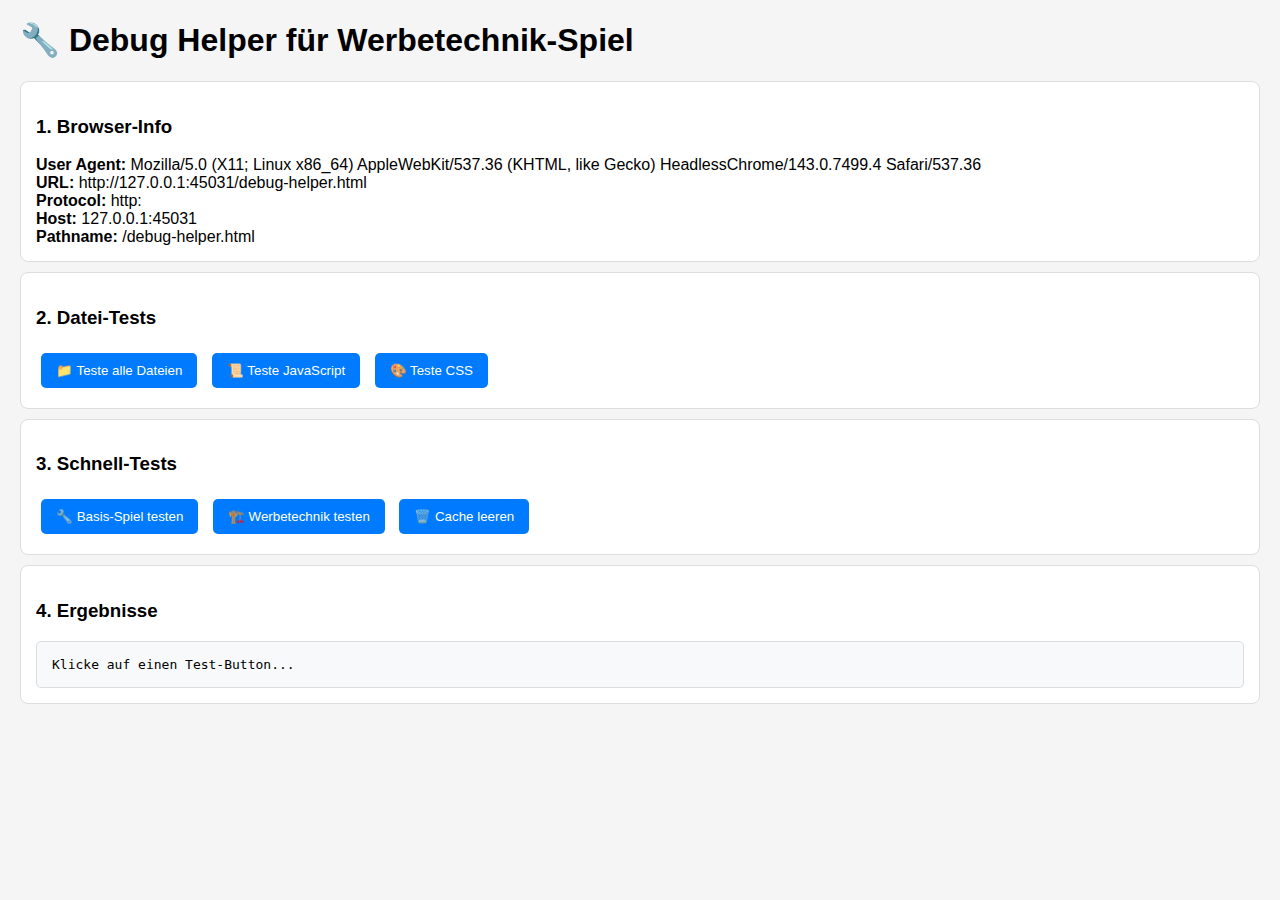
<file: debug-helper.html>
<!DOCTYPE html>
<html lang="de">
<head>
    <meta charset="UTF-8">
    <meta name="viewport" content="width=device-width, initial-scale=1.0">
    <title>🔧 Debug Helper</title>
    <style>
        body {
            font-family: Arial, sans-serif;
            margin: 20px;
            background: #f5f5f5;
        }
        .debug-section {
            background: white;
            border: 1px solid #ddd;
            border-radius: 8px;
            padding: 15px;
            margin: 10px 0;
        }
        .error { color: #dc3545; }
        .success { color: #28a745; }
        .warning { color: #ffc107; }
        button {
            background: #007bff;
            color: white;
            border: none;
            padding: 10px 15px;
            border-radius: 5px;
            cursor: pointer;
            margin: 5px;
        }
        #results {
            background: #f8f9fa;
            border: 1px solid #ddd;
            padding: 15px;
            border-radius: 5px;
            font-family: monospace;
            white-space: pre-wrap;
        }
    </style>
</head>
<body>
    <h1>🔧 Debug Helper für Werbetechnik-Spiel</h1>
    
    <div class="debug-section">
        <h3>1. Browser-Info</h3>
        <div id="browserInfo"></div>
    </div>

    <div class="debug-section">
        <h3>2. Datei-Tests</h3>
        <button onclick="testFiles()">📁 Teste alle Dateien</button>
        <button onclick="testScripts()">📜 Teste JavaScript</button>
        <button onclick="testStyles()">🎨 Teste CSS</button>
    </div>

    <div class="debug-section">
        <h3>3. Schnell-Tests</h3>
        <button onclick="testBasicGame()">🔧 Basis-Spiel testen</button>
        <button onclick="testWerbetechnik()">🏗️ Werbetechnik testen</button>
        <button onclick="clearCache()">🗑️ Cache leeren</button>
    </div>

    <div class="debug-section">
        <h3>4. Ergebnisse</h3>
        <div id="results">Klicke auf einen Test-Button...</div>
    </div>

    <script>
        function log(message, type = 'info') {
            const results = document.getElementById('results');
            const timestamp = new Date().toLocaleTimeString();
            const icon = type === 'error' ? '❌' : type === 'success' ? '✅' : type === 'warning' ? '⚠️' : 'ℹ️';
            results.innerHTML += `[${timestamp}] ${icon} ${message}\n`;
        }

        function clearResults() {
            document.getElementById('results').innerHTML = '';
        }

        // Browser Info
        function showBrowserInfo() {
            const info = {
                'User Agent': navigator.userAgent,
                'URL': window.location.href,
                'Protocol': window.location.protocol,
                'Host': window.location.host,
                'Pathname': window.location.pathname
            };
            
            let html = '';
            for (const [key, value] of Object.entries(info)) {
                html += `<strong>${key}:</strong> ${value}<br>`;
            }
            document.getElementById('browserInfo').innerHTML = html;
        }

        // Datei-Tests
        async function testFiles() {
            clearResults();
            log('🔍 Teste Datei-Verfügbarkeit...');
            
            const files = [
                'index.html',
                'werbetechnik.html',
                'werbetechnik-game.html',
                'css/styles.css',
                'css/game.css',
                'js/levels.js',
                'js/werbetechnik-levels.js',
                'js/werbetechnik-circuit.js',
                'js/dragdrop.js',
                'js/wiring.js',
                'js/circuit.js',
                'js/feedback.js',
                'js/game.js',
                'js/main.js'
            ];

            for (const file of files) {
                try {
                    const response = await fetch(file);
                    if (response.ok) {
                        log(`✅ ${file} - OK (${response.status})`, 'success');
                    } else {
                        log(`❌ ${file} - Fehler ${response.status}`, 'error');
                    }
                } catch (error) {
                    log(`❌ ${file} - Nicht erreichbar: ${error.message}`, 'error');
                }
            }
        }

        // Script-Tests
        function testScripts() {
            clearResults();
            log('📜 Teste JavaScript-Module...');
            
            // Test GameLevels
            if (typeof GameLevels !== 'undefined') {
                log(`✅ GameLevels verfügbar (${GameLevels.getAllLevels().length} Level)`, 'success');
            } else {
                log('❌ GameLevels nicht verfügbar', 'error');
            }

            // Test WerbetechnikLevels
            if (typeof WerbetechnikLevels !== 'undefined') {
                log(`✅ WerbetechnikLevels verfügbar (${WerbetechnikLevels.getAllLevels().length} Level)`, 'success');
            } else {
                log('❌ WerbetechnikLevels nicht verfügbar', 'error');
            }

            // Test WerbetechnikCircuitSystem
            if (typeof WerbetechnikCircuitSystem !== 'undefined') {
                log('✅ WerbetechnikCircuitSystem verfügbar', 'success');
            } else {
                log('❌ WerbetechnikCircuitSystem nicht verfügbar', 'error');
            }

            // Test andere Systeme
            const systems = ['DragDropSystem', 'WiringSystem', 'CircuitSystem', 'FeedbackSystem'];
            systems.forEach(system => {
                if (typeof window[system] !== 'undefined') {
                    log(`✅ ${system} verfügbar`, 'success');
                } else {
                    log(`❌ ${system} nicht verfügbar`, 'error');
                }
            });
        }

        // Style-Tests
        function testStyles() {
            clearResults();
            log('🎨 Teste CSS-Dateien...');
            
            const stylesheets = document.styleSheets;
            for (let i = 0; i < stylesheets.length; i++) {
                const sheet = stylesheets[i];
                if (sheet.href) {
                    log(`✅ CSS geladen: ${sheet.href}`, 'success');
                } else {
                    log(`✅ Inline CSS vorhanden`, 'success');
                }
            }
        }

        // Basis-Spiel Test
        function testBasicGame() {
            clearResults();
            log('🔧 Teste Basis-Spiel...');
            
            try {
                // Test ob Level-Auswahl funktioniert
                const levelsGrid = document.querySelector('.levels-grid, #levelsGrid');
                if (levelsGrid) {
                    log('✅ Level-Grid gefunden', 'success');
                } else {
                    log('❌ Level-Grid nicht gefunden', 'error');
                }

                // Test Links
                const gameLink = document.querySelector('a[href*="game.html"]');
                if (gameLink) {
                    log('✅ Game-Link gefunden', 'success');
                } else {
                    log('❌ Game-Link nicht gefunden', 'error');
                }

            } catch (error) {
                log(`❌ Basis-Spiel Fehler: ${error.message}`, 'error');
            }
        }

        // Werbetechnik Test
        function testWerbetechnik() {
            clearResults();
            log('🏗️ Teste Werbetechnik...');
            
            try {
                // Test Werbetechnik-Link
                const werbetechnikLink = document.querySelector('a[href*="werbetechnik.html"]');
                if (werbetechnikLink) {
                    log('✅ Werbetechnik-Link gefunden', 'success');
                } else {
                    log('❌ Werbetechnik-Link nicht gefunden', 'error');
                }

                // Test WerbetechnikLevels
                if (typeof WerbetechnikLevels !== 'undefined') {
                    const levels = WerbetechnikLevels.getAllLevels();
                    log(`✅ ${levels.length} Werbetechnik-Level verfügbar`, 'success');
                    
                    levels.forEach(level => {
                        log(`   📋 Level ${level.id}: ${level.title} (${level.components.length} Komponenten)`);
                    });
                } else {
                    log('❌ WerbetechnikLevels nicht geladen', 'error');
                }

            } catch (error) {
                log(`❌ Werbetechnik Fehler: ${error.message}`, 'error');
            }
        }

        // Cache leeren
        function clearCache() {
            clearResults();
            log('🗑️ Leere Browser-Cache...');
            
            if ('caches' in window) {
                caches.keys().then(function(names) {
                    names.forEach(function(name) {
                        caches.delete(name);
                    });
                });
                log('✅ Service Worker Cache geleert', 'success');
            }
            
            // localStorage leeren
            localStorage.clear();
            sessionStorage.clear();
            log('✅ LocalStorage geleert', 'success');
            
            log('ℹ️ Drücke Strg+F5 zum kompletten Reload', 'warning');
        }

        // Automatische Browser-Info beim Laden
        window.addEventListener('DOMContentLoaded', showBrowserInfo);

        // Console-Fehler abfangen
        window.addEventListener('error', function(event) {
            log(`❌ JavaScript Fehler: ${event.message} in ${event.filename}:${event.lineno}`, 'error');
        });

        // Automatischer Test beim Laden
        setTimeout(() => {
            log('🚀 Automatischer Start-Test...');
            testScripts();
        }, 1000);
    </script>

    <!-- Lade alle Scripts zum Testen -->
    <script src="js/levels.js"></script>
    <script src="js/werbetechnik-levels.js"></script>
    <script src="js/werbetechnik-circuit.js"></script>
</body>
</html>
</file>
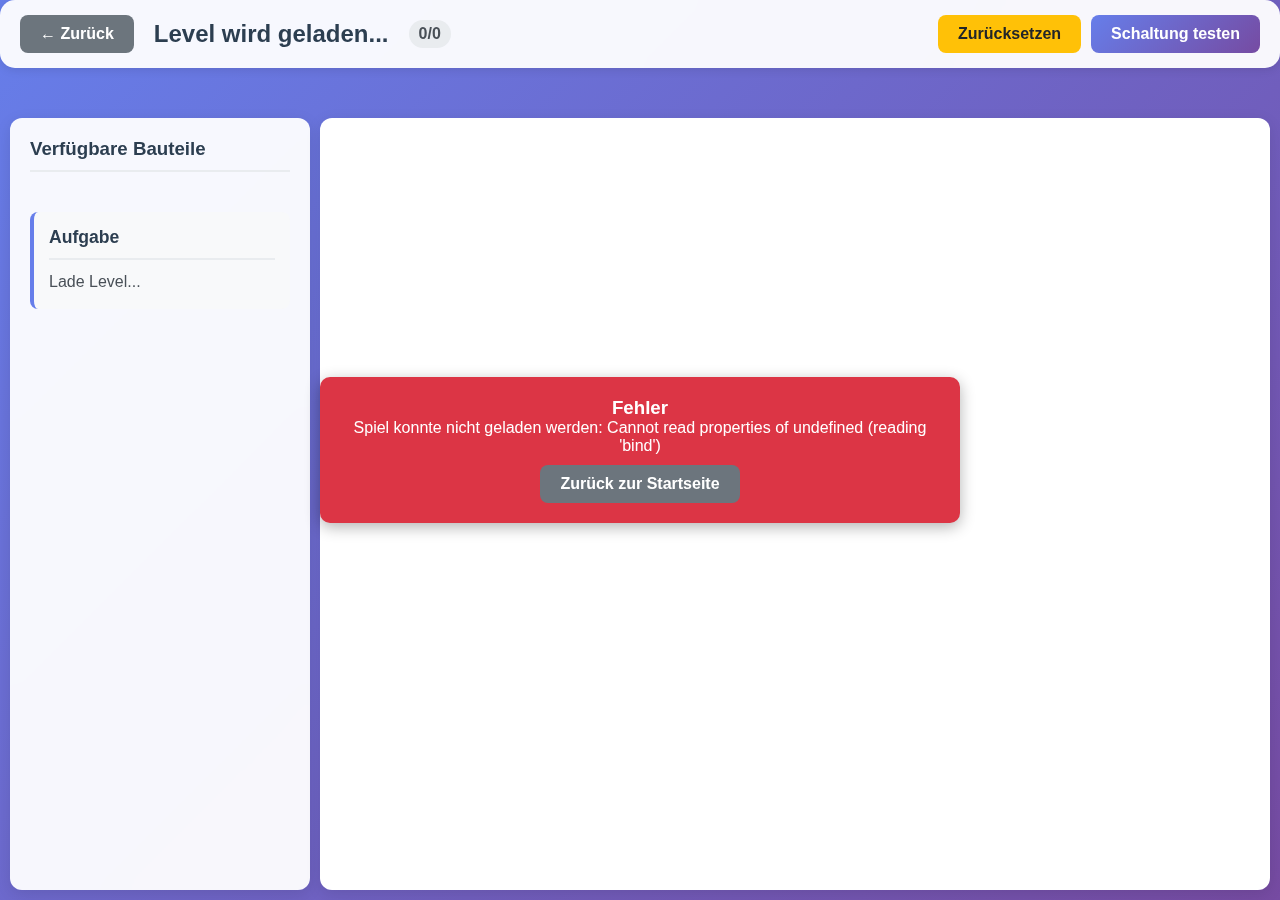
<file: game.html>
<!DOCTYPE html>
<html lang="de">
<head>
    <meta charset="UTF-8">
    <meta name="viewport" content="width=device-width, initial-scale=1.0">
    <title>Elektronik Lernspiel - Spiel</title>
    <link rel="stylesheet" href="css/styles.css">
    <link rel="stylesheet" href="css/game.css">
</head>
<body>
    <div class="game-container">
        <header class="game-header">
            <div class="level-info">
                <button id="backBtn" class="btn btn-secondary">← Zurück</button>
                <h2 id="levelTitle">Level wird geladen...</h2>
                <div class="level-progress">
                    <span id="levelProgress">0/0</span>
                </div>
            </div>
            <div class="game-controls">
                <button id="resetBtn" class="btn btn-warning">Zurücksetzen</button>
                <button id="testBtn" class="btn btn-primary">Schaltung testen</button>
            </div>
        </header>

        <div class="game-layout">
            <aside class="components-panel">
                <h3>Verfügbare Bauteile</h3>
                <div id="componentsPalette" class="components-palette">
                    <!-- Bauteile werden dynamisch geladen -->
                </div>
                
                <div class="task-panel">
                    <h3>Aufgabe</h3>
                    <p id="taskDescription">Lade Level...</p>
                </div>
            </aside>

            <main class="game-area">
                <canvas id="gameCanvas" class="game-canvas"></canvas>
                <div id="feedbackOverlay" class="feedback-overlay hidden">
                    <div class="feedback-content">
                        <div id="feedbackIcon" class="feedback-icon"></div>
                        <h3 id="feedbackTitle">Feedback</h3>
                        <p id="feedbackMessage">Nachricht</p>
                        <button id="feedbackClose" class="btn btn-primary">Weiter</button>
                    </div>
                </div>
            </main>
        </div>
    </div>

    <script src="js/levels.js"></script>
    <script src="js/dragdrop.js"></script>
    <script src="js/wiring.js"></script>
    <script src="js/feedback.js"></script>
    <script src="js/circuit.js"></script>
    <script src="js/game.js"></script>
</body>
</html>
</file>
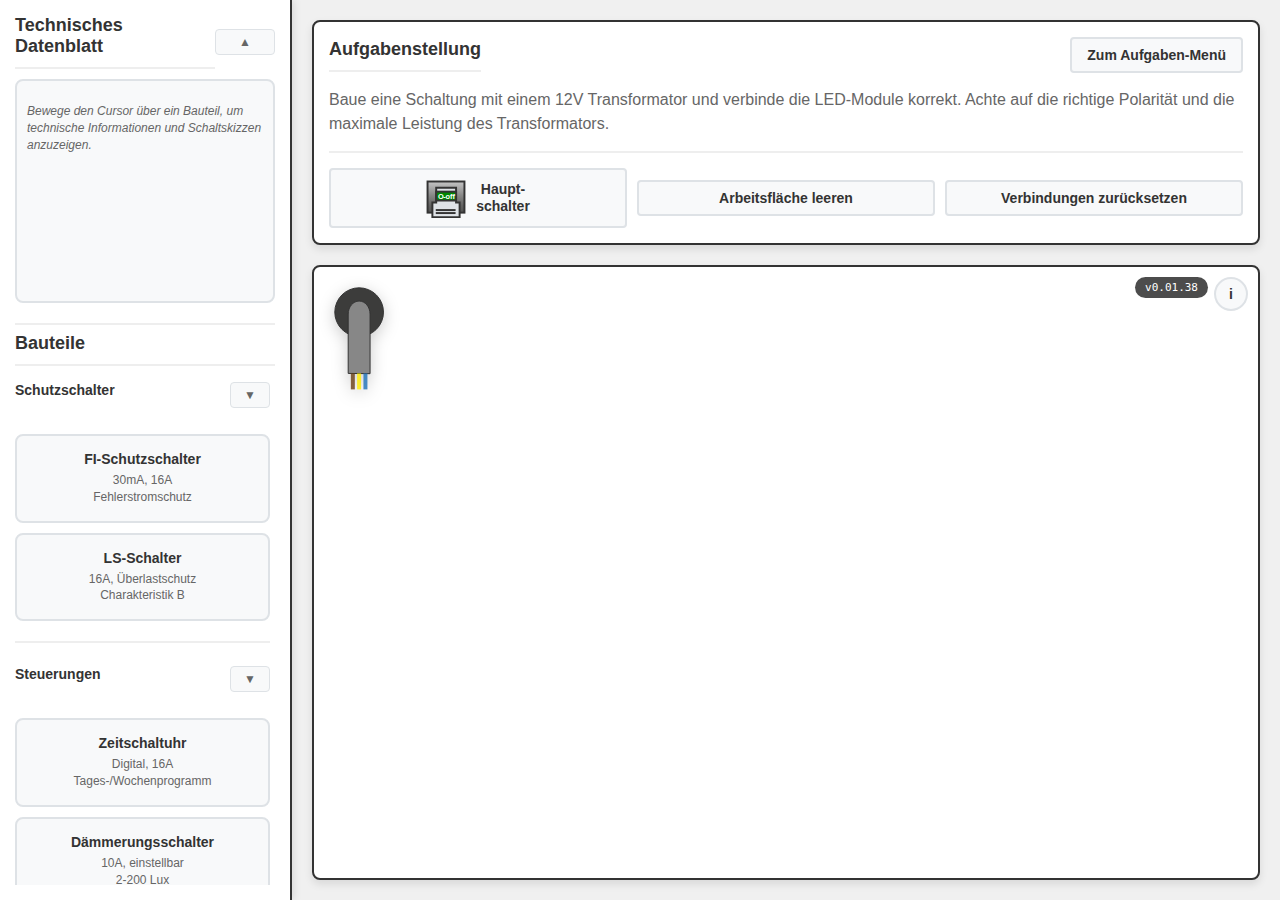
<file: index_backup_TEST.html>
<!DOCTYPE html>
<!-- 🔍 BACKUP-CACHE-BUST: SEHEN-SIE-DAS-BACKUP-TEST -->
<html lang="de">
<head>
    <meta charset="UTF-8">
    <meta name="viewport" content="width=device-width, initial-scale=1.0">
            <title>🔍 BACKUP-TEST 🔍 v0.01.38 SEHEN-SIE-DAS-BACKUP</title>
    <style>
        :root {
            /* Standard-Elektrofarben */
            --wire-brown: #683c11;           /* Phase L1 */
            --wire-blue: #1d71b8;            /* Neutral N */
            --wire-yellow-green: #ffed00;    /* Schutzleiter PE */
            --wire-black: #1d1d1b;           /* Allgemein/Minus */
            --wire-red: #e30613;             /* Plus/Phase */
            
            /* Standard-Materialien */
            --metal-dark: #3c3c3b;           /* Dunkles Metall */
            --metal-light: #878787;          /* Helles Metall */
            --plastic-light: #e8e8e8;        /* Heller Kunststoff */
            --plastic-dark: #9e9e9e;         /* Dunkler Kunststoff */
            --housing-white: #ffffff;        /* Weißes Gehäuse */
            --orange: #f39200;               /* Orange Anschlüsse */
            
            /* Interface-Farben */
            --font-family: Arial, sans-serif;
            --font-size-h1: 18px;
            --font-size-h2: 14px;
            --font-size-text: 16px;
            --font-size-small: 12px;
            --font-weight-h1: bold;
            --font-weight-h2: bold;
            --font-weight-text: normal;
            --font-weight-small: normal;
            --color-primary: #333;
            --color-secondary: #666;
            --color-light: #f8f9fa;
            --color-border: #dee2e6;
            --color-hover: #e8f5e8;
            --color-hover-border: #4CAF50;
            --color-background: #f0f0f0;
            --color-white: white;
            --color-success: #008800;
            --color-error: #cc0000;
            --color-warning: #856404;
            --color-success-bg: #e6ffe6;
            --color-error-bg: #ffe6e6;
            --color-warning-bg: #fff3cd;
            --spacing-xs: 5px;
            --spacing-sm: 8px;
            --spacing-md: 10px;
            --spacing-lg: 15px;
            --spacing-xl: 20px;
            --border-radius: 8px;
            --border-width: 2px;
            --border-color: #333;
            --box-shadow: 0 4px 8px rgba(0,0,0,0.1);
            --box-shadow-hover: 0 4px 12px rgba(76, 175, 80, 0.2);
            --svg-stroke-width: 2px;
        }

        body {
            font-family: var(--font-family);
            margin: 0;
            padding: 0;
            background: var(--color-background);
            display: flex;
            height: 100vh;
        }

        /* Typography */
        .text-h1 {
            font-size: var(--font-size-h1);
            font-weight: var(--font-weight-h1);
            color: var(--color-primary);
            margin: 0;
            padding-bottom: var(--spacing-md);
            border-bottom: var(--border-width) solid #eee;
        }

        .text-h2 {
            font-size: var(--font-size-h2);
            font-weight: var(--font-weight-h2);
            color: var(--color-primary);
            margin: 0;
        }

        .text-body {
            font-size: var(--font-size-text);
            font-weight: var(--font-weight-text);
            color: var(--color-secondary);
            line-height: 1.5;
            margin: 0;
        }

        .text-small {
            font-size: var(--font-size-small);
            font-weight: var(--font-weight-small);
            color: var(--color-secondary);
            line-height: 1.4;
        }

        /* Layout */
        .layout-container {
            display: flex;
            width: 100%;
            height: 100vh;
        }

        .sidebar-left {
            width: 260px;
            background: var(--color-white);
            border-right: var(--border-width) solid var(--border-color);
            padding: var(--spacing-lg);
            box-shadow: 2px 0 8px rgba(0,0,0,0.1);
            overflow: hidden;
            flex-shrink: 0;
            display: flex;
            flex-direction: column;
        }

        .main-area {
            flex: 1;
            display: flex;
            flex-direction: column;
            padding: var(--spacing-xl);
            min-width: 0;
        }

        /* Task Area */
        .task-area {
            background: var(--color-white);
            border: var(--border-width) solid var(--border-color);
            border-radius: var(--border-radius);
            padding: var(--spacing-lg);
            margin-bottom: var(--spacing-xl);
            box-shadow: var(--box-shadow);
            position: relative;
        }

        .task-header {
            display: flex;
            justify-content: space-between;
            align-items: center;
            margin-bottom: var(--spacing-lg);
        }

        .task-menu-btn {
            background: var(--color-light);
            color: var(--color-primary);
            border: var(--border-width) solid var(--color-border);
            padding: var(--spacing-sm) var(--spacing-lg);
            border-radius: 4px;
            cursor: pointer;
            transition: all 0.3s ease;
            font-size: var(--font-size-h2);
            font-weight: var(--font-weight-h2);
            font-family: var(--font-family);
            min-width: 120px;
        }

        .task-menu-btn:hover {
            border-color: var(--color-hover-border);
            background: var(--color-hover);
            transform: translateY(-1px);
        }

        /* Workspace */
        .workspace {
            flex: 1;
            background: var(--color-white);
            border: var(--border-width) solid var(--border-color);
            border-radius: var(--border-radius);
            position: relative;
            overflow: hidden;
            box-shadow: var(--box-shadow);
            min-height: 400px;
        }

        .workspace-info-btn {
            position: absolute;
            top: var(--spacing-md);
            right: var(--spacing-md);
            width: 30px;
            height: 30px;
            background: var(--color-light);
            border: var(--border-width) solid var(--color-border);
            border-radius: 50%;
            display: flex;
            align-items: center;
            justify-content: center;
            cursor: pointer;
            transition: all 0.3s ease;
            font-size: var(--font-size-h2);
            font-weight: bold;
            color: var(--color-primary);
            z-index: 100;
        }

        .workspace-info-btn:hover {
            border-color: var(--color-hover-border);
            background: var(--color-hover);
            transform: scale(1.1);
        }

        .version-display {
            position: absolute;
            top: var(--spacing-md);
            right: 50px;
            background: rgba(0,0,0,0.7);
            color: white;
            padding: 4px 10px;
            border-radius: 12px;
            font-size: 11px;
            font-family: monospace;
            z-index: 95;
            pointer-events: none;
        }

        .info-tooltip {
            position: absolute;
            top: 45px;
            right: -10px;
            width: 320px;
            max-height: 500px;
            background: var(--color-white);
            border: var(--border-width) solid var(--color-border);
            border-radius: var(--border-radius);
            padding: var(--spacing-lg);
            box-shadow: var(--box-shadow);
            opacity: 0;
            visibility: hidden;
            transition: all 0.3s ease;
            z-index: 1001;
            color: var(--color-primary);
            font-size: var(--font-size-small);
            overflow-y: auto;
        }

        .workspace-info-btn:hover + .info-tooltip,
        .info-tooltip:hover {
            opacity: 1;
            visibility: visible;
        }

        .info-category {
            margin-bottom: var(--spacing-lg);
        }

        .info-category:last-child {
            margin-bottom: 0;
        }

        .info-category-title {
            font-size: var(--font-size-h2);
            font-weight: var(--font-weight-h2);
            color: var(--color-primary);
            margin-bottom: var(--spacing-sm);
            border-bottom: 1px solid #eee;
            padding-bottom: var(--spacing-xs);
        }

        .info-rule {
            font-size: var(--font-size-small);
            color: var(--color-secondary);
            margin-bottom: var(--spacing-xs);
            line-height: 1.4;
        }

        .info-rule:last-child {
            margin-bottom: 0;
        }

        /* Components Section */
        .components-section {
            flex: 1;
            min-height: 0;
            display: flex;
            flex-direction: column;
        }

        .components-header {
            flex-shrink: 0;
            margin-bottom: var(--spacing-sm);
        }

        .components-list {
            flex: 1;
            overflow-y: auto;
            padding-right: var(--spacing-xs);
        }

        /* Datasheet Section */
        .datasheet-section {
            flex-shrink: 0;
            height: 300px;
            display: flex;
            flex-direction: column;
            border-bottom: var(--border-width) solid #eee;
            padding-bottom: var(--spacing-sm);
            margin-bottom: var(--spacing-sm);
        }

        .datasheet-header {
            flex-shrink: 0;
            margin-bottom: var(--spacing-md);
            display: flex;
            justify-content: space-between;
            align-items: center;
        }

        .datasheet-toggle {
            background: var(--color-light);
            border: 1px solid var(--color-border);
            border-radius: 4px;
            padding: var(--spacing-xs) var(--spacing-sm);
            cursor: pointer;
            transition: all 0.3s ease;
            font-size: var(--font-size-small);
            color: var(--color-secondary);
            min-width: 60px;
            text-align: center;
        }

        .datasheet-toggle:hover {
            border-color: var(--color-hover-border);
            background: var(--color-hover);
        }

        .datasheet-section.collapsed {
            height: auto;
        }

        .datasheet-section.collapsed .datasheet-content {
            display: none;
        }

        .technical-datasheet {
            flex-shrink: 0;
        }

        .datasheet-content {
            height: 200px;
            overflow-y: auto;
            padding: var(--spacing-md) 0;
            border: var(--border-width) solid var(--color-border);
            border-radius: var(--border-radius);
            padding: var(--spacing-md);
            background: var(--color-light);
        }

        /* Component Items */
        .component-item {
            background: var(--color-light);
            border: var(--border-width) solid var(--color-border);
            border-radius: var(--border-radius);
            padding: var(--spacing-lg);
            margin: var(--spacing-md) 0;
            cursor: grab;
            transition: all 0.3s ease;
            text-align: center;
        }

        .component-item:hover {
            border-color: var(--color-hover-border);
            background: var(--color-hover);
            transform: translateY(-2px);
            box-shadow: var(--box-shadow-hover);
        }

        .component-item:active {
            cursor: grabbing;
            transform: translateY(0);
        }

        .component-name {
            margin-bottom: var(--spacing-xs);
        }

        .component-category {
            border-bottom: var(--border-width) solid #eee;
            padding-bottom: var(--spacing-md);
            margin-bottom: var(--spacing-lg);
        }
        
        .category-header {
            display: flex;
            align-items: center;
            justify-content: space-between;
            padding: 8px 0;
            margin-bottom: 8px;
        }
        
        .category-toggle {
            background: var(--color-light);
            border: 1px solid var(--color-border);
            border-radius: 4px;
            padding: var(--spacing-xs) var(--spacing-sm);
            cursor: pointer;
            transition: all 0.3s ease;
            font-size: var(--font-size-small);
            color: var(--color-secondary);
            min-width: 40px;
            text-align: center;
        }
        
        .category-toggle:hover {
            border-color: var(--color-hover-border);
            background: var(--color-hover);
        }
        
        .category-toggle.collapsed {
            transform: rotate(-90deg);
        }
        
        .category-content {
            max-height: 1000px;
            overflow: hidden;
            transition: max-height 0.3s ease, padding 0.3s ease;
            padding: 0;
        }
        
        .category-content.collapsed {
            max-height: 0;
            padding: 0;
        }

        .category-title {
            margin-bottom: var(--spacing-md);
        }

        /* Buttons */
        .btn {
            background: var(--color-light);
            color: var(--color-primary);
            border: var(--border-width) solid var(--color-border);
            padding: var(--spacing-sm) var(--spacing-lg);
            border-radius: 4px;
            cursor: pointer;
            margin: var(--spacing-xs);
            transition: all 0.3s ease;
            font-size: var(--font-size-h2);
            font-weight: var(--font-weight-h2);
            font-family: var(--font-family);
            min-width: 120px;
        }

        .btn:hover {
            border-color: var(--color-hover-border);
            background: var(--color-hover);
            transform: translateY(-1px);
        }

        .btn:active {
            transform: translateY(0);
        }

        .btn:disabled {
            background: #ccc;
            cursor: not-allowed;
            border-color: #ccc;
            transform: none;
        }

        /* Function Controls */
        .function-controls {
            display: flex;
            gap: var(--spacing-md);
            margin-top: var(--spacing-lg);
            padding-top: var(--spacing-lg);
            border-top: var(--border-width) solid #eee;
            justify-content: flex-start;
            align-items: center;
        }

        .function-controls .btn {
            margin: 0;
            display: flex;
            align-items: center;
            gap: var(--spacing-md);
            flex: 1;
            justify-content: center;
            min-width: 0;
        }

        .power-icon {
            width: 40px;
            height: 40px;
            flex-shrink: 0;
        }

        .power-icon svg {
            width: 100%;
            height: 100%;
        }

        .btn-text {
            display: flex;
            flex-direction: column;
            line-height: 1.2;
        }

        /* Component States */
        .component {
            position: absolute;
            cursor: move;
            user-select: none;
            transition: border 0.3s ease;
            border: 0px solid transparent; /* KEIN Border im Normalzustand */
            display: inline-block; /* Container passt sich an SVG-Größe an */
            box-sizing: border-box; /* Border ist in der Größe enthalten */
            line-height: 0; /* Verhindert line-height Einfluss auf inline-block */
            vertical-align: top; /* Verhindert baseline Alignment */
        }

        .component:hover {
            outline: var(--border-width) solid var(--color-hover-border);
            outline-offset: 2px;
            box-shadow: 0 0 8px rgba(76, 175, 80, 0.3);
        }

        .component.dragging {
            z-index: 1000;
            outline: var(--border-width) solid #FF9800;
            outline-offset: 2px;
            box-shadow: 0 0 12px rgba(255, 152, 0, 0.5);
        }

        .component.selected {
            outline: 2px solid #4CAF50 !important;
            outline-offset: 2px !important;
            box-shadow: 0 0 8px rgba(76, 175, 80, 0.5) !important;
        }

        .component.dragging {
            z-index: 1000 !important;
            opacity: 0.8 !important;
            cursor: grabbing !important;
            outline: 2px solid #FF9800 !important;
            outline-offset: 2px !important;
            box-shadow: 0 0 12px rgba(255, 152, 0, 0.5) !important;
        }

        .component {
            transition: transform 0.3s ease !important;
            transform-origin: center center !important;
        }

        /* Power Source */
        .power-source {
            position: absolute;
            top: var(--spacing-xl);
            left: var(--spacing-xl);
            background: transparent;
            border: none;
            border-radius: var(--border-radius);
            padding: 0;
            color: var(--color-warning);
            box-shadow: none;
            font-size: var(--font-size-h2);
            font-weight: var(--font-weight-h2);
        }

        .power-source svg {
            filter: drop-shadow(0 4px 8px rgba(0,0,0,0.2));
        }

        /* Connection System */
        .connection-point {
            cursor: crosshair;
            transition: all 0.3s ease;
        }

        .connection-point:hover {
            transform: scale(1.5);
            opacity: 1 !important;
        }

        .connection-point.dragging-connection {
            opacity: 1 !important;
            transform: scale(1.8);
        }

        .connection-socket { 
            fill: #888; 
            stroke: #666; 
            stroke-width: 1; 
            cursor: crosshair; 
            transition: all 0.3s; 
            opacity: 0.7; 
        }

        .connection-socket:hover { 
            opacity: 1; 
            transform: scale(1.3); 
            fill: #4CAF50;
        }

        .connection-line {
            stroke-width: 3;
            cursor: pointer;
            transition: all 0.3s;
            opacity: 0.8;
        }

        .connection-line:hover {
            opacity: 1;
            stroke-width: 4;
            filter: drop-shadow(0 0 3px currentColor);
        }

        .connection-area {
            cursor: crosshair;
            transition: all 0.3s;
            opacity: 0;
        }

        .connection-area:hover {
            opacity: 0.2;
            fill: #4CAF50;
        }

        .connection-area:hover + .connection-visual {
            opacity: 1;
            transform: scale(1.3);
            filter: drop-shadow(0 0 5px #4CAF50);
        }

        .connection-visual {
            transition: all 0.3s;
            opacity: 0.8;
        }

        /* Bezier Connections */
        .bezier-connection {
            fill: none;
            stroke-width: 3;
            opacity: 1;
            cursor: pointer;
            transition: all 0.3s ease;
            opacity: 0.9;
            pointer-events: all;
            stroke-width: 4;
        }

        .bezier-connection:hover {
            opacity: 1;
            stroke-width: 6;
            filter: drop-shadow(0 0 5px currentColor);
        }

        .bezier-connection.red-wire {
            stroke: #ff0000;
        }

        .bezier-connection.black-wire {
            stroke: #000000;
        }

        /* LED Cables */
        .led-cable {
            fill: none;
            stroke-width: 3;
            pointer-events: none;
        }

        .led-cable.plus {
            stroke: #ff0000;
        }

        .led-cable.minus {
            stroke: #000000;
        }

        .temp-line {
            stroke: #888;
            stroke-width: 2;
            stroke-dasharray: 5,5;
            opacity: 0.7;
        }

        /* Dragging Component */
        .dragging-component {
            position: fixed;
            pointer-events: none;
            z-index: 1000;
            opacity: 0.8;
        }

        /* LED Module */
        .led-module-svg {
            width: auto;
            height: 30px;
        }

        /* Transformer Module */
        .transformer-svg {
            width: auto;
            height: 45px; /* Trafos sind höher als LEDs */
        }

        /* Mobile Terminal */
        .mobile-terminal-svg {
            width: auto;
            height: 50px; /* Groß genug für Klemme + Anschlusspunkte */
        }

        /* Transformer Styles */
        .trafo-housing { 
            fill: #e8e8e8; 
            stroke: #1d1d1b; 
            stroke-width: 2; 
        }
        
        .trafo-text { 
            fill: #1d1d1b; 
            font-family: Arial, sans-serif; 
            font-size: 8px; 
        }
        
        .trafo-label { 
            fill: #1d1d1b; 
            font-family: Arial, sans-serif; 
            font-size: 6px; 
        }



        /* Info Box */
        .info-box {
            margin-top: var(--spacing-lg);
            padding: var(--spacing-lg);
            background: var(--color-light);
            border-radius: var(--border-radius);
            border: 1px solid var(--color-border);
        }

        .info-box h4 {
            margin-top: 0;
            color: var(--color-primary);
            font-size: var(--font-size-h2);
            font-weight: var(--font-weight-h2);
        }

        .info-box p {
            margin-bottom: var(--spacing-sm);
        }

        .info-box p:last-child {
            margin-bottom: 0;
        }

        /* LED States - JavaScript + CSS Hybrid */
        .state-off .cls-5, 
        .state-off .led24-center {
            fill: #ddd !important;
        }

        .state-on .cls-5, 
        .state-on .led24-center {
            fill: #ffff00 !important;
        }

        .state-blinking .cls-5, 
        .state-blinking .led24-center {
            fill: #ffff00 !important;
        }

        .state-broken .cls-5, 
        .state-broken .led24-center {
            fill: #1a1a1a !important;
        }

        .state-overloaded .cls-5, 
        .state-overloaded .led24-center {
            fill: #e91e63 !important;
        }



        /* Live Power Tooltip */
        .power-tooltip {
            position: absolute;
            background: rgba(0, 0, 0, 0.9);
            color: white;
            padding: 8px 12px;
            border-radius: 6px;
            font-size: 14px;
            font-weight: bold;
            pointer-events: none;
            z-index: 1000;
            white-space: nowrap;
            border: 2px solid #ffa500;
            box-shadow: 0 4px 12px rgba(0, 0, 0, 0.3);
            transform: translate(-50%, -120%);
        }
        
        .power-tooltip.overloaded {
            border-color: #ff0000;
            background: rgba(255, 0, 0, 0.9);
            animation: pulse-warning 1s infinite;
        }
        
        @keyframes pulse-warning {
            0%, 100% { opacity: 0.9; }
            50% { opacity: 1.0; }
        }

        /* Connection States */
        .connection-socket.connected,
        .connection-line.connected {
            opacity: 0 !important;
            pointer-events: none;
        }

        /* === LED FOUNDATION SVG STANDARDS v1.0 === */

        /* Standard Elektro-Farben */
        .std-wire-plus { stroke: var(--wire-red); fill: none; stroke-width: 3; }
        .std-wire-minus { stroke: var(--wire-black); fill: none; stroke-width: 3; }
        .std-wire-phase { stroke: var(--wire-brown); fill: none; stroke-width: 3; }
        .std-wire-neutral { stroke: var(--wire-blue); fill: none; stroke-width: 3; }
        .std-wire-earth { stroke: var(--wire-yellow-green); fill: none; stroke-width: 3; }

        /* Standard Material-Farben */
        .std-housing-light { fill: var(--plastic-light); stroke: var(--color-primary); stroke-width: 1; }
        .std-housing-dark { fill: var(--plastic-dark); stroke: var(--color-primary); stroke-width: 1; }
        .std-metal-light { fill: var(--metal-light); stroke: var(--color-primary); stroke-width: 1; }
        .std-metal-dark { fill: var(--metal-dark); stroke: var(--color-primary); stroke-width: 1; }
        .std-led-off { fill: #ccc; stroke: var(--color-primary); stroke-width: 1; }

        /* Standard Strichstärken */
        .std-hairline { stroke-width: 0.5; }
        .std-thin { stroke-width: 1; }
        .std-cable { stroke-width: 3; }
        .std-connection { stroke-width: 3; }
        .std-thick { stroke-width: 5; }

        /* Standard Text */
        .std-text { fill: var(--color-primary); font-family: Arial, sans-serif; stroke: none; }
        .std-text-small { font-size: 6px; }
        .std-text-medium { font-size: 8px; }
        .std-text-large { font-size: 10px; }
        
        /* Visual Cable Hiding */
        .visual-cable {
            transition: opacity 0.3s ease;
        }
        
        /* Schaltskizze Standards */
        .schematic-line { 
            fill: none; 
            stroke: #1d1d1b; 
            stroke-width: 2; 
            stroke-miterlimit: 10; 
        }
        .schematic-fill-black { 
            fill: #1d1d1b; 
        }
        .schematic-fill-white { 
            fill: #fff; 
            stroke: #1d1d1b; 
            stroke-width: 2; 
            stroke-miterlimit: 10; 
        }
        .schematic-container {
            margin: 10px 0;
            text-align: center;
        }
        .schematic-text {
            fill: #1d1d1b;
            font-family: Arial, sans-serif;
            font-size: 12px;
            font-weight: normal;
        }
        .schematic-text-small {
            fill: #1d1d1b;
            font-family: Arial, sans-serif;
            font-size: 9px;
            font-weight: normal;
        }
        .schematic-dashed {
            stroke-dasharray: 2 2;
        }
        .schematic-fill-black { 
            fill: #1d1d1b; 
        }
        .schematic-fill-white { 
            fill: #fff; 
            stroke: #1d1d1b; 
            stroke-width: 1; 
            stroke-miterlimit: 10; 
        }
        .schematic-fill-none { 
            fill: none; 
            stroke: #1d1d1b; 
            stroke-width: 1; 
            stroke-miterlimit: 10; 
        }

        /* Connection Line Hover Effects */
        .connection-line {
            stroke-width: 4;
            cursor: pointer;
            transition: all 0.3s;
            opacity: 0.8;
            fill: none;
        }

        .connection-line:hover {
            opacity: 1;
            stroke-width: 6;
            filter: drop-shadow(0 0 3px currentColor);
        }

        /* ===== SICHERHEITS-FUNKEN EFFEKT ===== */
        .electrical-danger-overlay {
            position: fixed;
            top: 0;
            left: 0;
            width: 100vw;
            height: 100vh;
            background: rgba(255, 0, 0, 0.1);
            z-index: 10000;
            pointer-events: none;
            animation: danger-flash 0.5s ease-out;
        }

        @keyframes danger-flash {
            0% { 
                background: rgba(255, 255, 0, 0.8);
                box-shadow: inset 0 0 50px rgba(255, 255, 0, 0.8);
            }
            25% { 
                background: rgba(255, 0, 0, 0.6);
                box-shadow: inset 0 0 100px rgba(255, 0, 0, 0.6);
            }
            50% { 
                background: rgba(255, 255, 255, 0.9);
                box-shadow: inset 0 0 150px rgba(255, 255, 255, 0.9);
            }
            75% { 
                background: rgba(255, 0, 0, 0.4);
                box-shadow: inset 0 0 100px rgba(255, 0, 0, 0.4);
            }
            100% { 
                background: rgba(255, 0, 0, 0);
                box-shadow: inset 0 0 0px rgba(255, 0, 0, 0);
            }
        }

        .spark-effect {
            position: absolute;
            width: 20px;
            height: 20px;
            background: radial-gradient(circle, #ffff00 0%, #ff6600 50%, transparent 100%);
            border-radius: 50%;
            animation: spark-burst 0.3s ease-out;
            pointer-events: none;
            z-index: 9999;
        }

        @keyframes spark-burst {
            0% {
                transform: scale(0);
                opacity: 1;
                box-shadow: 0 0 10px #ffff00;
            }
            50% {
                transform: scale(3);
                opacity: 0.8;
                box-shadow: 0 0 30px #ff6600;
            }
            100% {
                transform: scale(6);
                opacity: 0;
                box-shadow: 0 0 50px #ff0000;
            }
        }

        .electrical-warning-message {
            position: fixed;
            top: 50%;
            left: 50%;
            transform: translate(-50%, -50%);
            background: rgba(255, 0, 0, 0.95);
            color: white;
            padding: 20px 30px;
            border-radius: 10px;
            font-size: 18px;
            font-weight: bold;
            text-align: center;
            z-index: 10001;
            border: 3px solid #ffff00;
            box-shadow: 0 0 20px rgba(255, 0, 0, 0.8);
            animation: warning-shake 0.5s ease-out;
        }

        @keyframes warning-shake {
            0%, 100% { transform: translate(-50%, -50%); }
            10% { transform: translate(-48%, -50%); }
            20% { transform: translate(-52%, -50%); }
            30% { transform: translate(-48%, -50%); }
            40% { transform: translate(-52%, -50%); }
            50% { transform: translate(-50%, -52%); }
            60% { transform: translate(-50%, -48%); }
            70% { transform: translate(-50%, -52%); }
            80% { transform: translate(-50%, -48%); }
            90% { transform: translate(-50%, -50%); }
        }



        .connection-socket {
            fill: #4CAF50;
            stroke: #333;
            stroke-width: 1;
            cursor: pointer;
            opacity: 0.7;
            transition: all 0.3s;
        }

        .connection-socket:hover { 
            opacity: 1; 
            transform: scale(1.3); 
            fill: #4CAF50;
        }



        /* Wire Type Colors for Power Source */
        .connection-line.std-wire-plus { stroke: var(--wire-red); }
        .connection-line.std-wire-minus { stroke: var(--wire-black); }
        .connection-line.std-wire-phase { stroke: var(--wire-brown); }
        .connection-line.std-wire-neutral { stroke: var(--wire-blue); }
        .connection-line.std-wire-earth { stroke: var(--wire-yellow-green); }
        
        /* Component States */
        .component-broken {
            filter: brightness(0.3) !important;
            opacity: 0.7 !important;
        }
        
        .component-broken .trafo-housing {
            fill: #333 !important;
            stroke: #666 !important;
        }

        .wire-hover-area.std-wire-plus { color: var(--wire-red); }
        .wire-hover-area.std-wire-minus { color: var(--wire-black); }
        .wire-hover-area.std-wire-phase { color: var(--wire-brown); }
        .wire-hover-area.std-wire-neutral { color: var(--wire-blue); }
        .wire-hover-area.std-wire-earth { color: var(--wire-yellow-green); }

        /* Standard Gradients für Schalter */
        .std-gradient-off {
            stop-color: var(--color-border);
        }

        .std-gradient-on {
            stop-color: var(--color-success);
        }
    </style>
</head>
<body>
    <div class="layout-container">
        <div class="sidebar-left">
            <div class="datasheet-section" id="datasheet-section">
                <div class="datasheet-header">
                    <h3 class="text-h1">Technisches Datenblatt</h3>
                    <button class="datasheet-toggle" onclick="toggleDatasheet()" id="datasheet-toggle">
                        ▲
                    </button>
                </div>
                
                <div class="technical-datasheet">
                    <div class="datasheet-content" id="datasheet-content-wrapper">
                        <div id="datasheet-content" class="text-small">
                            <p><em>Bewege den Cursor über ein Bauteil, um technische Informationen und Schaltskizzen anzuzeigen.</em></p>
                        </div>
                    </div>
                </div>
            </div>
            
            <div class="components-section">
                <div class="components-header">
                    <h2 class="text-h1">Bauteile</h2>
                </div>
                
                <div class="components-list">
                    <div class="component-category">
                        <div class="category-header">
                            <span class="category-title text-h2">Schutzschalter</span>
                            <button class="category-toggle" onclick="toggleCategory('schutzschalter')" id="toggle-schutzschalter">▼</button>
                        </div>
                        <div class="category-content" id="category-schutzschalter">
                        <div class="component-item" data-component-type="fi-schalter">
                            <div class="component-name text-h2">FI-Schutzschalter</div>
                            <div class="component-specs text-small">
                                30mA, 16A<br>
                                Fehlerstromschutz
                            </div>
                        </div>
                        <div class="component-item" data-component-type="ls-schalter">
                            <div class="component-name text-h2">LS-Schalter</div>
                            <div class="component-specs text-small">
                                16A, Überlastschutz<br>
                                Charakteristik B
                            </div>
                        </div>
                        </div>
                    </div>
                    
                    <div class="component-category">
                        <div class="category-header">
                            <span class="category-title text-h2">Steuerungen</span>
                            <button class="category-toggle" onclick="toggleCategory('steuerungen')" id="toggle-steuerungen">▼</button>
                        </div>
                        <div class="category-content" id="category-steuerungen">
                        <div class="component-item" data-component-type="zeitschaltuhr">
                            <div class="component-name text-h2">Zeitschaltuhr</div>
                            <div class="component-specs text-small">
                                Digital, 16A<br>
                                Tages-/Wochenprogramm
                            </div>
                        </div>
                        <div class="component-item" data-component-type="daemmerungsschalter">
                            <div class="component-name text-h2">Dämmerungsschalter</div>
                            <div class="component-specs text-small">
                                10A, einstellbar<br>
                                2-200 Lux
                            </div>
                        </div>
                        </div>
                    </div>
                    
                    <div class="component-category">
                        <div class="category-header">
                            <span class="category-title text-h2">Transformatoren</span>
                            <button class="category-toggle" onclick="toggleCategory('transformatoren')" id="toggle-transformatoren">▼</button>
                        </div>
                        <div class="category-content" id="category-transformatoren">
                        <div class="component-item" data-component-type="trafo-12v-40w">
                            <div class="component-name text-h2">Trafo 12V</div>
                            <div class="component-specs text-small">
                                Eingang: 230V AC<br>
                                Ausgang: 12V DC, 40W
                            </div>
                        </div>
                        <div class="component-item" data-component-type="trafo-24v-60w">
                            <div class="component-name text-h2">Trafo 24V</div>
                            <div class="component-specs text-small">
                                Eingang: 230V AC<br>
                                Ausgang: 24V DC, 60W
                            </div>
                        </div>
                        <div class="component-item" data-component-type="trafo-12v-3w">
                            <div class="component-name text-h2" style="color: #ff6b6b;">Trafo 12V Mini</div>
                            <div class="component-specs text-small">
                                Eingang: 230V AC<br>
                                Ausgang: 12V DC, <strong style="color: #ff6b6b;">3W</strong>
                            </div>
                        </div>
                        </div>
                    </div>
                    
                    <div class="component-category">
                        <div class="category-header">
                            <span class="category-title text-h2">Kabel</span>
                            <button class="category-toggle" onclick="toggleCategory('kabel')" id="toggle-kabel">▼</button>
                        </div>
                        <div class="category-content" id="category-kabel">
                        <div class="component-item" data-component-type="kabel-flexibel-sw">
                            <div class="component-name text-h2">Flexibles Kabel sw</div>
                            <div class="component-specs text-small">
                                1 mm², schwarz<br>
                                bis 24V, 100W
                            </div>
                        </div>
                        </div>
                    </div>
                    
                    <div class="component-category">
                        <div class="category-header">
                            <span class="category-title text-h2">Kabelverbindungen</span>
                            <button class="category-toggle" onclick="toggleCategory('kabelverbindungen')" id="toggle-kabelverbindungen">▼</button>
                        </div>
                        <div class="category-content" id="category-kabelverbindungen">
                        <div class="component-item" data-component-type="klemme-mobil-3l">
                            <div class="component-name text-h2">Mobile Klemme 3L</div>
                            <div class="component-specs text-small">
                                0,08-2,5 mm²<br>
                                400V, 32A
                            </div>
                        </div>
                        </div>
                    </div>
                    
                    <div class="component-category">
                        <div class="category-header">
                            <span class="category-title text-h2">Entwickler</span>
                            <button class="category-toggle" onclick="toggleCategory('entwickler')" id="toggle-entwickler">▼</button>
                        </div>
                        <div class="category-content" id="category-entwickler">
                        <div class="component-item" data-component-type="dev-placeholder">
                            <div class="component-name text-h2" style="color: #888;">Platzhalter</div>
                            <div class="component-specs text-small">
                                Für zukünftige<br>
                                Entwicklungen
                            </div>
                        </div>
                        </div>
                    </div>
                    
                    <div class="component-category">
                        <div class="category-header">
                            <span class="category-title text-h2">LED-Module</span>
                            <button class="category-toggle" onclick="toggleCategory('led-module')" id="toggle-led-module">▼</button>
                        </div>
                        <div class="category-content" id="category-led-module">
                        <div class="component-item" data-component-type="led-12v-1.2w">
                            <div class="component-name text-h2">LED-Modul 12V-1,2W-WW</div>
                            <div class="component-specs text-small">
                                1,2W, Warmweiß<br>
                                12V DC, 3x LED
                            </div>
                        </div>
                        <div class="component-item" data-component-type="led-24v-5w">
                            <div class="component-name text-h2">LED-Modul 24V</div>
                            <div class="component-specs text-small">
                                5W, Warmweiß<br>
                                24V DC
                            </div>
                        </div>
                        </div>
                    </div>
                </div>
            </div>
        </div>
        
        <div class="main-area">
            <div class="task-area">
                <div class="task-header">
                    <h3 class="text-h1">Aufgabenstellung</h3>
                    <button class="task-menu-btn" onclick="openTaskMenu()">
                        Zum Aufgaben-Menü
                    </button>
                </div>
                
                <p class="text-body">
                    Baue eine Schaltung mit einem 12V Transformator und verbinde die LED-Module korrekt. 
                    Achte auf die richtige Polarität und die maximale Leistung des Transformators.
                </p>
                
                <div class="function-controls">
                    <button id="powerBtn" class="btn" onclick="togglePower()">
                        <span class="power-icon">
                            <svg id="power-icon" viewBox="0 0 21.74 22.48" xmlns="http://www.w3.org/2000/svg">
                                <defs>
                                    <linearGradient id="powerGradientOff" x1="0%" y1="0%" x2="100%" y2="0%">
                                        <stop offset="0%" style="stop-color:var(--color-border);stop-opacity:1" />
                                        <stop offset="3%" style="stop-color:#c1c1c1;stop-opacity:1" />
                                        <stop offset="44%" style="stop-color:#888887;stop-opacity:1" />
                                        <stop offset="75%" style="stop-color:#646463;stop-opacity:1" />
                                        <stop offset="92%" style="stop-color:#575756;stop-opacity:1" />
                                    </linearGradient>
                                </defs>
                                <rect fill="url(#powerGradientOff)" stroke="var(--color-primary)" stroke-width="1.1" stroke-miterlimit="10"
                                      x="2.13" y=".34" width="17.49" height="20.74" transform="translate(21.58 -.16) rotate(90)"/>
                                <g>
                                    <g>
                                        <polygon fill="var(--color-border)" stroke="var(--color-primary)" stroke-width="1.1" stroke-miterlimit="10"
                                                 points="16.53 13.82 16.53 5.43 5.36 5.43 5.36 13.82 3.22 13.82 3.22 21.98 18.52 21.98 18.52 13.82 16.53 13.82"/>
                                        <line fill="none" stroke="var(--color-primary)" stroke-width="1.1" stroke-miterlimit="10"
                                              x1="5.12" y1="19.7" x2="16.25" y2="19.7"/>
                                        <line fill="none" stroke="var(--color-primary)" stroke-width="1.1" stroke-miterlimit="10"
                                              x1="5.12" y1="18.02" x2="16.25" y2="18.02"/>
                                    </g>
                                    <rect fill="var(--color-success)" stroke="var(--color-primary)" stroke-width="1.1" stroke-miterlimit="10"
                                          x="5.36" y="7.68" width="11.18" height="4.98"/>
                                    <text fill="var(--color-white)" font-family="Arial, sans-serif" font-size="4.15px" 
                                          transform="translate(6.36 11.7)">
                                        <tspan x="0" y="0">O</tspan>
                                        <tspan x="2.92" y="0">-</tspan>
                                        <tspan x="4.27" y="0">off</tspan>
                                    </text>
                                </g>
                            </svg>
                        </span>
                        <span class="btn-text">
                            <span>Haupt-</span>
                            <span>schalter</span>
                        </span>
                    </button>
                    
                    <button class="btn" onclick="clearWorkspace()">
                        Arbeitsfläche leeren
                    </button>
                    
                    <button class="btn" onclick="resetConnections()">
                        Verbindungen zurücksetzen
                    </button>
                </div>
            </div>
            
            <div class="workspace" id="workspace">
                <div class="version-display">v0.01.38</div>
                <div class="workspace-info-btn" id="info-btn">
                    i
                </div>
                <div class="info-tooltip" id="info-tooltip">
                    <div class="info-category">
                        <div class="info-category-title">Bauteile</div>
                        <div class="info-rule">• Aus Sidebar ziehen zum Platzieren</div>
                        <div class="info-rule">• Klick: Einzelnes Bauteil auswählen</div>
                        <div class="info-rule">• Strg + Klick: Mehrere Bauteile auswählen</div>
                        <div class="info-rule">• Rechteck aufziehen: Gruppenauswahl</div>
                        <div class="info-rule">• Doppelklick: 90° Drehung</div>
                        <div class="info-rule">• Ziehen: Ausgewählte Bauteile verschieben</div>
                        <div class="info-rule">• Entf-Taste: Ausgewählte Bauteile löschen</div>
                    </div>
                    
                    <div class="info-category">
                        <div class="info-category-title">Verbindungen</div>
                        <div class="info-rule">• Anschlusspunkte verbinden durch Klicken und Ziehen</div>
                        <div class="info-rule">• Klick auf Verbindung: Auswählen</div>
                        <div class="info-rule">• Entf-Taste: Ausgewählte Verbindung löschen</div>
                    </div>
                    
                    <div class="info-category">
                        <div class="info-category-title">Allgemein</div>
                        <div class="info-rule">• Klick ins Leere: Auswahl aufheben</div>
                        <div class="info-rule">• Esc-Taste: Alle Auswahlen aufheben</div>
                        <div class="info-rule">• Strg + Z: Rückgängig (geplant)</div>
                    </div>
                </div>
                
                <div class="power-source" id="power-source-svg">
                    <svg xmlns="http://www.w3.org/2000/svg" viewBox="0 0 50.29 115.10" width="50.29" height="115.10">
                        <defs>
                            <style>
                                .power-cls-4 {
                                    fill: #3c3c3b;
                                    stroke: #1d1d1b;
                                    stroke-width: 1.6px;
                                }
                                .power-cls-5 {
                                    fill: #878787;
                                }
                            </style>
                        </defs>
                        <g data-name="Ebene_1">
                            <!-- Gehäuse (×1.6 skaliert) -->
                            <circle class="std-metal-dark" cx="25.14" cy="25.14" r="24.34"/>
                            <path class="std-metal-light" d="M14.19,26.98c0-7.09,4.94-12.93,10.94-12.93s10.94,5.84,10.94,12.93v59.71l-21.87-.27c0-19.81,0-39.62-.01-59.43Z"/>
                        </g>
                        
                        <!-- Connection Points -->
                        <g data-name="connections">

                            
                            <!-- Connection Lines (Workspace-Koordinaten) -->
                            <line class="connection-line" 
                                  x1="18.83" y1="86.4" x2="18.83" y2="102.4" 
                                  stroke="#683c11"
                                  data-connection-type="output-line"
                                  data-connection-id="out-phase"
                                  data-wire-type="phase"
                                  data-voltage="230"
                                  data-bezier-start-x="38.83" data-bezier-start-y="105.4"
                                  data-bezier-direction="0,16,0,0"/>
                                  
                            <line class="connection-line" 
                                  x1="31.44" y1="86.4" x2="31.44" y2="102.4" 
                                  stroke="#1d71b8"
                                  data-connection-type="output-line"
                                  data-connection-id="out-neutral"
                                  data-wire-type="neutral"
                                  data-voltage="230"
                                  data-bezier-start-x="51.44" data-bezier-start-y="105.4"
                                  data-bezier-direction="0,16,0,0"/>
                                  
                            <line class="connection-line" 
                                  x1="25.09" y1="86.4" x2="25.09" y2="102.4" 
                                  stroke="#ffed00"
                                  data-connection-type="output-line"
                                  data-connection-id="out-earth"
                                  data-wire-type="earth"
                                  data-voltage="230"
                                  data-bezier-start-x="45.09" data-bezier-start-y="105.4"
                                  data-bezier-direction="0,16,0,0"/>
                        </g>
                    </svg>
                </div>
                
                <svg id="connectionSvg" style="position: absolute; top: 0; left: 0; width: 100%; height: 100%; pointer-events: none; z-index: 1500;">
                </svg>
            </div>
        </div>
    </div>

    <script>
        // ===== CIRCUIT SIMULATION ENGINE =====

        // Globale Variablen
        let systemPower = false;
        let connections = [];
        let components = [];

        // Komponenten-Typen
        const ComponentTypes = {
            POWER_SOURCE: 'power-source',
            TRANSFORMER_12V: 'trafo-12v-40w',
            TRANSFORMER_24V: 'trafo-24v-60w',
            TRANSFORMER_12V_3W: 'trafo-12v-3w',
            LED_12V_1_2W: 'led-12v-1.2w',
            LED_12V: 'led-12v-3.5w',
            LED_24V: 'led-24v-5w',
            FI_SWITCH: 'fi-schalter',
            LS_SWITCH: 'ls-schalter',
            MOBILE_TERMINAL_3L: 'klemme-mobil-3l'
        };

        // Technische Spezifikationen
        const ComponentSpecs = {
            [ComponentTypes.POWER_SOURCE]: {
                voltage: 230,
                maxCurrent: 16,
                type: 'source'
            },
            [ComponentTypes.TRANSFORMER_12V]: {
                inputVoltage: 230,
                outputVoltage: 12,
                maxPower: 40,
                type: 'transformer'
            },
            [ComponentTypes.TRANSFORMER_24V]: {
                inputVoltage: 230,
                outputVoltage: 24,
                maxPower: 60,
                type: 'transformer'
            },
            [ComponentTypes.TRANSFORMER_12V_3W]: {
                inputVoltage: 230,
                outputVoltage: 12,
                maxPower: 3,
                type: 'transformer'
            },
            [ComponentTypes.LED_12V_1_2W]: {
                ratedVoltage: 12,
                power: 1.2,
                tolerance: 1.1,
                type: 'load'
            },
            [ComponentTypes.LED_12V]: {
                ratedVoltage: 12,
                power: 3.5,
                tolerance: 1.1,
                type: 'load'
            },
            [ComponentTypes.LED_24V]: {
                ratedVoltage: 24,
                power: 5,
                tolerance: 1.1,
                type: 'load'
            },
            [ComponentTypes.MOBILE_TERMINAL_3L]: {
                ratedVoltage: 400,
                power: 0,
                maxCurrent: 32,
                type: 'connector',
                terminals: 3
            }
        };

        // Zustände der Komponenten
        const ComponentStates = {
            OFF: 'off',
            ON: 'on',
            BLINKING: 'blinking',
            BROKEN: 'broken',
            OVERLOADED: 'overloaded'
        };

        // ===== COMPONENT STATE MACHINE =====
        class ComponentStateMachine {
            constructor(componentType, elementId) {
                this.type = componentType;
                this.elementId = elementId;
                this.state = ComponentStates.OFF;
                this.specs = ComponentSpecs[componentType];
                this.currentVoltage = 0;
                this.currentPower = 0;
                
                // Blink-Animation State
                this.blinkInterval = null;
                this.blinkState = true;
                

                
                // Initial state CSS setzen
                this.applyStateCSS();
                
                // Warte kurz bis SVG im DOM ist, dann färbe
                setTimeout(() => {
                    this.applyDynamicColors();
                }, 100);
            }
            
            updateState(voltage, current) {
                this.currentVoltage = voltage;
                this.currentPower = voltage * current;
                
                const previousState = this.state;
                
                // 🔧 BROKEN STATE: Überprüfe ob diese Komponente dauerhaft kaputt ist
                const componentState = window.circuit?.graph?.getComponentState?.(this.elementId);
                const isSystemPowered = window.systemPower || false;
                
                if (componentState === 'broken') {
                    // Kaputte LEDs bleiben kaputt - zeigen aber unterschiedlich je nach Hauptschalter
                    if (isSystemPowered) {
                        this.state = ComponentStates.BROKEN;
                        console.log(`💀 LED ${this.elementId}: Ist PERMANENT kaputt und Hauptschalter EIN → BROKEN`);
                    } else {
                        this.state = ComponentStates.OFF;
                        console.log(`🔧 LED ${this.elementId}: Ist PERMANENT kaputt, aber Hauptschalter AUS → OFF`);
                    }
                } else if (this.specs.type === 'load') {
                    // Nur nicht-kaputte LEDs können normal funktionieren
                    this.state = this.calculateLEDState(voltage);
                } else if (this.specs.type === 'transformer') {
                    this.state = this.calculateTransformerState();
                } else if (this.specs.type === 'connector') {
                    // Klemmen sind immer passiv - leiten Strom nur durch
                    this.state = ComponentStates.ON;
                }
                
                if (previousState !== this.state) {
                    this.animateStateChange();
                    this.updateBlinkAnimation();
                }
            }
            
            setState(newState) {
                const previousState = this.state;
                this.state = newState;
                
                if (previousState !== this.state) {
                    console.log(`🔄 ${this.elementId}: ${previousState} → ${newState}`);
                    this.animateStateChange();
                    this.updateBlinkAnimation();
                }
            }
            
            calculateLEDState(voltage) {
                if (voltage === 0) return ComponentStates.OFF;
                
                const ratedVoltage = this.specs.ratedVoltage;
                const tolerance = this.specs.tolerance;
                
                // Toleranz 1.1 = 110% zusätzlich, also Faktoren:
                const maxNormal = ratedVoltage * tolerance;        // 12V * 1.1 = 13.2V
                const maxBlink = ratedVoltage * (tolerance * 2);   // 12V * 2.2 = 26.4V  
                const minVoltage = ratedVoltage * 0.8;             // 12V * 0.8 = 9.6V (20% unter Nennspannung)
                
                debugLog(`🔍 LED State Calc: ${voltage}V für ${ratedVoltage}V LED`);
                console.log(`📊 Grenzen: ON>${minVoltage}V, BLINK>${maxNormal}V, BROKEN>${maxBlink}V`);
                
                if (voltage > maxBlink) {
                    console.log(`🔴 BROKEN: ${voltage}V > ${maxBlink}V`);
                    return ComponentStates.BROKEN;
                }
                
                if (voltage > maxNormal) {
                    console.log(`🟠 BLINKING: ${voltage}V > ${maxNormal}V`);
                    return ComponentStates.BLINKING;
                }
                
                if (voltage >= minVoltage) {
                    console.log(`🟡 ON: ${voltage}V >= ${minVoltage}V`);
                    return ComponentStates.ON;
                }
                
                console.log(`⚫ OFF: ${voltage}V < ${minVoltage}V`);
                return ComponentStates.OFF;
            }
            
            calculateTransformerState() {
                if (this.currentPower > this.specs.maxPower * 1.2) {
                    return ComponentStates.BROKEN;
                }
                if (this.currentPower > this.specs.maxPower) {
                    return ComponentStates.OVERLOADED;
                }
                return this.currentVoltage > 0 ? ComponentStates.ON : ComponentStates.OFF;
            }
            
            animateStateChange() {
                this.applyStateCSS();
                console.log(`${this.type} (${this.elementId}): ${this.state} (${this.currentVoltage}V, ${this.currentPower.toFixed(2)}W)`);
            }
            
            applyStateCSS() {
                const element = document.getElementById(this.elementId);
                if (!element) return;
                
                element.classList.remove('state-off', 'state-on', 'state-blinking', 'state-broken', 'state-overloaded');
                element.classList.add(`state-${this.state}`);
            }
            
            updateBlinkAnimation() {
                // Stoppe vorherige Blink-Animation
                if (this.blinkInterval) {
                    clearInterval(this.blinkInterval);
                    this.blinkInterval = null;
                }
                
                // Starte Blink-Animation nur bei BLINKING state
                if (this.state === ComponentStates.BLINKING) {
                    console.log(`🟠 Starte Blink-Animation für ${this.elementId}`);
                    this.blinkInterval = setInterval(() => {
                        this.blinkState = !this.blinkState;
                        console.log(`🔄 Blink ${this.elementId}: ${this.blinkState}`);
                        this.applyBlinkColors();
                    }, 500); // Blinkt alle 500ms wie im React-Code
                } else {
                    this.blinkState = true;
                    this.applyDynamicColors();
                }
            }
            
            applyBlinkColors() {
                const element = document.getElementById(this.elementId);
                if (!element) return;
                
                // Nur LEDs färben, nicht Trafos oder andere Komponenten
                if (this.specs.type !== 'load') return;
                
                const ledCenters = element.querySelectorAll('.cls-5, .led24-center');
                
                ledCenters.forEach((led, index) => {
                    const color = this.blinkState ? '#ffff00' : '#ddd';
                    const filter = this.blinkState ? this.getGlowEffect(this.state, true) : null;
                    
                    console.log(`🔄 Blink LED ${index}: ${color}, Filter: ${filter}`);
                    
                    led.style.setProperty('fill', color, 'important');
                    
                    if (filter) {
                        led.style.filter = filter;
                        led.setAttribute('filter', filter);
                    } else {
                        led.style.filter = '';
                        led.removeAttribute('filter');
                    }
                });
            }
            
            applyDynamicColors() {
                const element = document.getElementById(this.elementId);
                if (!element) {
                    console.log(`❌ Element nicht gefunden: ${this.elementId}`);
                    return;
                }
                
                // Nur LEDs färben, nicht Trafos oder andere Komponenten
                if (this.specs.type !== 'load') {
                    return;
                }
                
                console.log(`🎨 Setze LED State für ${this.elementId}: ${this.state}`);
                
                // Für statische States (nicht BLINKING) nur CSS-Klassen verwenden
                if (this.state !== ComponentStates.BLINKING) {
                    const ledCenters = element.querySelectorAll('.cls-5, .led24-center');
                    ledCenters.forEach((led, index) => {
                        const filter = this.getGlowEffect(this.state, true);
                        
                        if (filter) {
                            led.style.filter = filter;
                            led.setAttribute('filter', filter);
                        } else {
                            led.style.filter = '';
                            led.removeAttribute('filter');
                        }
                    });
                }
            }
            
            getLedColor(state, isBlinking) {
                switch (state) {
                    case ComponentStates.OFF:
                        return '#ddd'; // Grau (aus)
                    case ComponentStates.ON:
                        return '#ffff00'; // Gelb (an)
                    case ComponentStates.BLINKING:
                        return isBlinking ? '#ffff00' : '#ddd'; // Gelb blinkend
                    case ComponentStates.BROKEN:
                        return '#1a1a1a'; // Schwarz (kaputt)
                    case ComponentStates.OVERLOADED:
                        return '#e91e63'; // Pink (überlastet)
                    default:
                        return '#ddd';
                }
            }
            
            getGlowEffect(state, isBlinking) {
                if (state === ComponentStates.OFF) return null;
                if (state === ComponentStates.BROKEN) return null;
                if (state === ComponentStates.BLINKING && !isBlinking) return null;
                
                // Verwende die passenden Filter IDs basierend auf LED-Typ
                const filterId = this.type.includes('24v') ? 'ledGlow24' : 'ledGlow';
                const strongFilterId = this.type.includes('24v') ? 'ledGlowStrong24' : 'ledGlowStrong';
                
                return state === ComponentStates.BLINKING ? `url(#${strongFilterId})` : `url(#${filterId})`;
            }
            

            
            createSmokeOverlay() {
                const element = document.getElementById(this.elementId);
                debugLog(`🔍 createSmokeOverlay: Element=${!!element}, Type=${this.specs.type}`);
                if (!element || this.specs.type !== 'load' || this.smokeOverlay) {
                    console.log(`❌ Rauch-Overlay abgebrochen: Element=${!!element}, Type=${this.specs.type}, Exists=${!!this.smokeOverlay}`);
                    return;
                }
                
                // Rauch-Overlay erstellen
                this.smokeOverlay = document.createElement('div');
                this.smokeOverlay.className = 'smoke-overlay';
                this.smokeOverlay.innerHTML = `
                    <svg width="80" height="100" style="overflow: visible;">
                        <!-- Rauch-Pfade: Steigen vertikal nach oben -->
                        <path class="smoke-group smoke-1" fill="#333" opacity="0.8" 
                              d="M40,90 Q35,70 45,50 Q50,30 40,10 Q35,5 40,0"/>
                        <path class="smoke-group smoke-2" fill="#444" opacity="0.6" 
                              d="M35,85 Q40,65 30,45 Q25,25 35,5 Q40,0 35,-5"/>
                        <path class="smoke-group smoke-3" fill="#555" opacity="0.4" 
                              d="M45,88 Q30,68 50,48 Q55,28 45,8 Q40,3 45,-2"/>
                              
                        <!-- Gespiegelte Serie -->
                        <path class="smoke-group-alt smoke-alt-1" fill="#222" opacity="0.7" 
                              d="M38,92 Q43,72 33,52 Q28,32 38,12 Q43,7 38,2"/>
                        <path class="smoke-group-alt smoke-alt-2" fill="#333" opacity="0.5" 
                              d="M42,87 Q37,67 47,47 Q52,27 42,7 Q37,2 42,-3"/>
                        <path class="smoke-group-alt smoke-alt-3" fill="#444" opacity="0.3" 
                              d="M36,89 Q41,69 31,49 Q26,29 36,9 Q41,4 36,-1"/>
                    </svg>
                `;
                
                // Zum Workspace hinzufügen
                document.getElementById('workspace').appendChild(this.smokeOverlay);
                
                // Positionierung und Gegen-Rotation (nach DOM-Einfügung!)
                setTimeout(() => {
                    this.updateSmokePosition();
                }, 10); // Kurze Verzögerung für DOM-Update
                
                console.log(`💨 Rauch-Overlay erstellt und wird positioniert`);
            }
            
            updateSmokePosition() {
                if (!this.smokeOverlay) return;
                
                const element = document.getElementById(this.elementId);
                if (!element) return;
                
                // MODUL-ZENTRUM berechnen (nicht LED-Zentrum!)
                const moduleRect = element.getBoundingClientRect();
                const workspaceRect = document.getElementById('workspace').getBoundingClientRect();
                
                // Mitte des gesamten LED-Moduls
                const centerX = moduleRect.left - workspaceRect.left + moduleRect.width / 2;
                const centerY = moduleRect.top - workspaceRect.top + moduleRect.height / 2;
                
                // LED-Rotation abrufen
                const rotation = window.workspaceManager?.componentRotations?.get(element) || 0;
                
                // Rauch-Overlay positionieren (mittig über MODUL)
                this.smokeOverlay.style.position = 'absolute';
                this.smokeOverlay.style.left = (centerX - 40) + 'px'; // 40 = halbe Rauch-Breite
                this.smokeOverlay.style.top = (centerY - 50) + 'px';  // 50 = Rauch-Höhe Offset
                this.smokeOverlay.style.transform = `rotate(${-rotation}deg)`; // GEGEN-Rotation!
                this.smokeOverlay.style.pointerEvents = 'none';
                this.smokeOverlay.style.zIndex = '100';
                this.smokeOverlay.style.transformOrigin = '40px 50px'; // Rotation um Modul-Zentrum
                
                console.log(`🔄 Rauch MODUL-Zentrum: (${centerX}, ${centerY}), Rotation: ${rotation}° → Rauch: ${-rotation}°`);
            }
            
            removeSmokeOverlay() {
                if (this.smokeOverlay) {
                    if (this.smokeOverlay.parentNode) {
                        this.smokeOverlay.parentNode.removeChild(this.smokeOverlay);
                    }
                    this.smokeOverlay = null;
                    console.log(`🧹 Rauch-Overlay entfernt`);
                }
            }
        }

        // ===== CIRCUIT GRAPH =====
        class CircuitGraph {
            constructor() {
                this.nodes = new Map();
                this.edges = new Map();
                this.stateMachines = new Map();
                this.componentStates = new Map(); // Component states: 'on', 'off', 'broken', etc.
            }
            
            addComponent(id, type, position) {
                this.nodes.set(id, {
                    id: id,
                    type: type,
                    position: position,
                    connections: new Set()
                });
                
                this.stateMachines.set(id, new ComponentStateMachine(type, id));
                
                console.log(`Bauteil hinzugefügt: ${type} (${id})`);
            }
            
            addConnection(id, fromComponent, toComponent) {
                this.edges.set(id, {
                    from: fromComponent,
                    to: toComponent
                });
                
                if (this.nodes.has(fromComponent)) {
                    this.nodes.get(fromComponent).connections.add(toComponent);
                }
                if (this.nodes.has(toComponent)) {
                    this.nodes.get(toComponent).connections.add(fromComponent);
                }
                
                console.log(`Verbindung erstellt: ${fromComponent} → ${toComponent}`);
            }
            
            findPath(startNode, endNode, visited = new Set()) {
                if (startNode === endNode) return [startNode];
                if (visited.has(startNode)) return null;
                
                visited.add(startNode);
                
                const component = this.nodes.get(startNode);
                if (!component) return null;
                
                for (const neighbor of component.connections) {
                    const path = this.findPath(neighbor, endNode, new Set(visited));
                    if (path) {
                        return [startNode, ...path];
                    }
                }
                
                return null;
            }
            
            getConnectedComponents(startNode) {
                const visited = new Set();
                const connected = [];
                
                const dfs = (nodeId) => {
                    if (visited.has(nodeId)) return;
                    visited.add(nodeId);
                    connected.push(nodeId);
                    
                    const component = this.nodes.get(nodeId);
                    if (component) {
                        for (const neighbor of component.connections) {
                            dfs(neighbor);
                        }
                    }
                };
                
                dfs(startNode);
                return connected;
            }
            
            // ===== COMPONENT STATE MANAGEMENT =====
            setComponentState(componentId, state) {
                // PERSISTENZ: Broken Components bleiben broken
                const currentState = this.componentStates.get(componentId);
                if (currentState === 'broken' && state !== 'broken') {
                    console.log(`🚫 Component ${componentId} bleibt broken - State change ${state} ignoriert`);
                    return; // Broken Components können nicht repariert werden
                }
                
                this.componentStates.set(componentId, state);
                console.log(`🔧 Component ${componentId} State → ${state}`);
                
                // Visual update
                const element = document.getElementById(componentId);
                if (element) {
                    element.classList.remove('component-on', 'component-off', 'component-broken');
                    element.classList.add(`component-${state}`);
                }
            }
            
            getComponentState(componentId) {
                return this.componentStates.get(componentId) || 'off';
            }
            
            // RESET: Kaputte Bauteile reparieren (für Lerneffekt)
            resetComponentState(componentId) {
                this.componentStates.delete(componentId);
                console.log(`🔄 Component ${componentId} zurückgesetzt (repariert)`);
                
                // Visual update
                const element = document.getElementById(componentId);
                if (element) {
                    element.classList.remove('component-on', 'component-off', 'component-broken');
                    element.classList.add('component-off');
                }
            }
        }

        // ===== PHYSICS ENGINE =====
        class PhysicsEngine {
            constructor(graph) {
                this.graph = graph;
            }
            
            calculateCircuit() {
                if (!systemPower) {
                    this.powerOffAllComponents();
                    return;
                }
                
                const powerSource = this.findPowerSource();
                if (!powerSource) {
                    console.log('❌ Keine Stromquelle gefunden');
                    return;
                }
                
                const connectedComponents = this.graph.getConnectedComponents(powerSource);
                
                this.calculateVoltagesAndCurrents(connectedComponents);
            }
            
            findPowerSource() {
                for (const [id, component] of this.graph.nodes) {
                    if (component.type === ComponentTypes.POWER_SOURCE) {
                        return id;
                    }
                }
                return null;
            }
            
            calculateVoltagesAndCurrents(components) {
                for (const componentId of components) {
                    const component = this.graph.nodes.get(componentId);
                    const stateMachine = this.graph.stateMachines.get(componentId);
                    
                    if (!component || !stateMachine) continue;
                    
                    // 🔍 ERST: Unvollständige Schaltung prüfen (falsche Polarität = unvollständig)
                    if (!this.isComponentProperlyConnected(componentId)) {
                        console.log(`⚠️ ${componentId} nicht vollständig angeschlossen - bleibt AUS`);
                        stateMachine.updateState(0, 0);
                        continue;
                    }
                    
                    // 🔍 DANN: Gefährliche Verbindungen prüfen (nur bei vollständigen Schaltungen)
                    const dangerousCondition = this.checkForDangerousConditions(componentId);
                    if (dangerousCondition) {
                        console.log(`💥 ${componentId} BESCHÄDIGT durch: ${dangerousCondition}`);
                        stateMachine.setState(ComponentStates.BROKEN);
                        continue;
                    }
                    
                    let voltage = 0;
                    let current = 0;
                    
                    if (component.type === ComponentTypes.POWER_SOURCE) {
                        voltage = ComponentSpecs[component.type].voltage;
                        current = this.calculateSourceCurrent(componentId);
                    } else if (ComponentSpecs[component.type].type === 'transformer') {
                        // 🔍 TRAFO: Nur funktionsfähig wenn Input UND Output korrekt angeschlossen
                        if (this.hasValidTransformerConnections(componentId)) {
                            voltage = ComponentSpecs[component.type].inputVoltage;
                            current = this.calculateTransformerCurrent(componentId);
                        } else {
                            console.log(`⚠️ Trafo ${componentId} hat ungültige Verbindungen`);
                            voltage = 0;
                            current = 0;
                        }
                    } else {
                        const result = this.calculateComponentPower(componentId);
                        voltage = result.voltage;
                        current = result.current;
                    }
                    
                    stateMachine.updateState(voltage, current);
                }
            }
            
            isComponentProperlyConnected(componentId) {
                // Benutze WorkspaceManager-Validierung wenn verfügbar
                if (window.workspaceManager && window.workspaceManager.isCircuitComplete) {
                    const result = window.workspaceManager.isCircuitComplete(componentId);
                    debugLog(`🔍 WorkspaceManager.isCircuitComplete(${componentId}): ${result}`);
                    return result;
                }
                
                // Fallback: Grundlegende Verbindungsprüfung
                const component = this.graph.nodes.get(componentId);
                if (!component) return false;
                
                debugLog(`🔍 Fallback-Prüfung für ${componentId}: ${component.connections.size} Verbindungen`);
                
                // Transformer braucht mindestens 2 Verbindungen (Input)
                if (ComponentSpecs[component.type].type === 'transformer') {
                    return component.connections.size >= 2;
                }
                
                // LEDs brauchen mindestens 2 Verbindungen (Plus + Minus)
                if (ComponentSpecs[component.type].type === 'load') {
                    return component.connections.size >= 2;
                }
                
                return true;
            }
            
            hasValidTransformerConnections(transformerId) {
                // Prüfe ob sowohl Input als auch Output korrekt angeschlossen sind
                if (window.workspaceManager && window.workspaceManager.hasRequiredTransformerConnections) {
                    const hasInput = window.workspaceManager.hasRequiredTransformerConnections(transformerId);
                    
                    // Zusätzlich: Mindestens 1 Output muss angeschlossen sein
                    const transformer = document.getElementById(transformerId);
                    if (!transformer) return false;
                    
                    const plusOutput = transformer.querySelector('[data-connection-id="out-plus"]');
                    const minusOutput = transformer.querySelector('[data-connection-id="out-minus"]');
                    
                    const hasOutput = window.workspaceManager.hasActiveConnection(plusOutput) || 
                                     window.workspaceManager.hasActiveConnection(minusOutput);
                    
                    debugLog(`🔍 Trafo ${transformerId}: Input=${hasInput}, Output=${hasOutput}`);
                    return hasInput && hasOutput;
                }
                
                return true; // Fallback wenn WorkspaceManager nicht verfügbar
            }
            
            checkForDangerousConditions(componentId) {
                const component = this.graph.nodes.get(componentId);
                if (!component) return null;
                
                // Nur LEDs können durch gefährliche Verbindungen beschädigt werden
                if (ComponentSpecs[component.type].type !== 'load') return null;
                
                debugLog(`🔍 checkForDangerousConditions: Prüfe LED ${componentId} auf Überspannung...`);
                
                // 🚨 NUR DIREKTE VERBINDUNGEN ZU DIESER LED PRÜFEN
                // Nicht die gesamte Schaltung, sondern nur was direkt an dieser LED anliegt
                const directConnections = this.getDirectConnectionsToLED(componentId);
                
                for (const connectionInfo of directConnections) {
                    const danger = this.analyzeDirectConnectionDanger(connectionInfo, componentId);
                    if (danger) {
                        console.log(`💥 LED ${componentId}: Direkte Gefahr erkannt - ${danger}`);
                        return danger;
                    }
                }
                
                console.log(`✅ LED ${componentId}: Keine direkte Gefahr erkannt`);
                return null;
            }
            
            getDirectConnectionsToLED(ledId) {
                const connections = [];
                
                if (!window.workspaceManager || !window.workspaceManager.connections) return connections;
                
                // Finde alle direkten Verbindungen zu dieser LED
                for (const [connId, connectionData] of window.workspaceManager.connections) {
                    if (connectionData.toComponent === ledId || connectionData.fromComponent === ledId) {
                        const fromData = window.workspaceManager.getConnectionData(connectionData.from);
                        const toData = window.workspaceManager.getConnectionData(connectionData.to);
                        
                        connections.push({
                            fromData,
                            toData,
                            connectionId: connId,
                            isToThisLED: connectionData.toComponent === ledId
                        });
                    }
                }
                
                debugLog(`🔍 LED ${ledId}: ${connections.length} direkte Verbindungen gefunden`);
                return connections;
            }
            
            analyzeDirectConnectionDanger(connectionInfo, targetComponentId) {
                const { fromData, toData, isToThisLED } = connectionInfo;
                
                // Nur prüfen wenn diese LED das ZIEL der Verbindung ist
                if (!isToThisLED) return null;
                
                debugLog(`🔍 LED ${targetComponentId}: Prüfe Verbindung ${fromData.wireType}(${fromData.voltage}V) → ${toData.wireType}(${toData.voltage}V)`);
                
                // 1. ÜBERSPANNUNG: 230V an 12V/24V LED
                if (this.isOvervoltage(fromData, toData, targetComponentId)) {
                    return 'Überspannung: 230V an DC-LED';
                }
                
                // 2. FALSCHE POLARITÄT: Macht LED NICHT kaputt, nur funktionslos
                // (Diese Prüfung wurde entfernt - falsche Polarität = kein Schaden)
                
                return null; // Keine anderen Gefahren für LEDs
            }
            
            analyzeConnectionDanger(edge, targetComponentId) {
                // Hole die tatsächlichen DOM-Verbindungen für detaillierte Analyse
                if (!window.workspaceManager || !window.workspaceManager.connections) return null;
                
                for (const [connId, connectionData] of window.workspaceManager.connections) {
                    if ((connectionData.fromComponent === edge.from && connectionData.toComponent === edge.to) ||
                        (connectionData.fromComponent === edge.to && connectionData.toComponent === edge.from)) {
                        
                        const fromData = window.workspaceManager.getConnectionData(connectionData.from);
                        const toData = window.workspaceManager.getConnectionData(connectionData.to);
                        
                        // 1. ÜBERSPANNUNG: 230V an 12V/24V LED
                        if (this.isOvervoltage(fromData, toData, targetComponentId)) {
                            return 'Überspannung: 230V an DC-LED';
                        }
                        
                        // 2. FALSCHE POLARITÄT: Macht LED NICHT kaputt, nur funktionslos
                        // (Diese Prüfung wurde entfernt - falsche Polarität = kein Schaden)
                        
                        // 3. KURZSCHLUSS: Direkte Plus-Minus Verbindung
                        if (this.isShortCircuit(fromData, toData)) {
                            return 'Kurzschluss: Plus direkt mit Minus verbunden';
                        }
                    }
                }
                
                return null;
            }
            
            isOvervoltage(fromData, toData, targetComponentId) {
                const targetElement = document.getElementById(targetComponentId);
                if (!targetElement) return false;
                
                const targetType = targetElement.dataset.componentType;
                
                // 230V AC an 12V/24V DC LED = Überspannung
                if ((targetType === 'led_12v' || targetType === 'led_24v') &&
                    (fromData.voltage === 230 || toData.voltage === 230)) {
                    return true;
                }
                
                // Spannung deutlich über Nennspannung
                const expectedVoltage = targetType === 'led_12v' ? 12 : (targetType === 'led_24v' ? 24 : 0);
                if (expectedVoltage > 0) {
                    const maxVoltage = Math.max(fromData.voltage || 0, toData.voltage || 0);
                    if (maxVoltage > expectedVoltage * 1.5) { // 50% Überspannung = Schaden
                        return true;
                    }
                }
                
                return false;
            }
            
            isWrongPolarity(fromData, toData, targetComponentId) {
                // FALSCHE POLARITÄT MACHT LED NICHT KAPUTT - nur funktionslos
                // Diese Funktion wird nur für Referenz behalten, aber nicht für Schäden verwendet
                if ((fromData.wireType === 'plus' && toData.wireType === 'minus') ||
                    (fromData.wireType === 'minus' && toData.wireType === 'plus')) {
                    return true;
                }
                
                return false;
            }
            
            isShortCircuit(fromData, toData) {
                // Direkte Plus-Minus Verbindung ohne Verbraucher
                if ((fromData.wireType === 'plus' && toData.wireType === 'minus') ||
                    (fromData.wireType === 'minus' && toData.wireType === 'plus')) {
                    return true;
                }
                
                return false;
            }
            
            calculateComponentPower(componentId) {
                const component = this.graph.nodes.get(componentId);
                
                // 🚨 KAPUTTE LEDs bekommen keinen Strom - sind permanent defekt
                const componentState = this.graph.getComponentState(componentId);
                if (componentState === 'broken') {
                    console.log(`💀 LED ${componentId}: Ist permanent kaputt → 0V/0A`);
                    return { voltage: 0, current: 0 };
                }
                
                // 🔍 NEUE PARALLELSCHALTUNG: Prüfe LED-zu-LED Verbindungen
                const powerSource = this.findPowerSourceForLED(componentId);
                if (powerSource) {
                    console.log(`✅ LED ${componentId}: Bekommt ${powerSource.voltage}V über Parallelschaltung von ${powerSource.sourceType} ${powerSource.sourceId}`);
                    return {
                        voltage: powerSource.voltage,
                        current: ComponentSpecs[component.type].power / powerSource.voltage
                    };
                }
                
                console.log(`⚠️ LED ${componentId}: Keine gültige Spannungsquelle gefunden`);
                return { voltage: 0, current: 0 };
            }
            
            findPowerSourceForLED(ledId, visited = new Set()) {
                // Verhindere Endlosschleifen
                if (visited.has(ledId)) return null;
                visited.add(ledId);
                
                const component = this.graph.nodes.get(ledId);
                if (!component) return null;
                
                debugLog(`🔍 findPowerSourceForLED: Analysiere ${ledId}, Verbindungen: ${component.connections.size}`);
                
                // Prüfe alle direkten Verbindungen
                for (const connectedId of component.connections) {
                    const connectedComponent = this.graph.nodes.get(connectedId);
                    if (!connectedComponent) continue;
                    
                    // DIREKTE TRAFO-VERBINDUNG
                    if (ComponentSpecs[connectedComponent.type].type === 'transformer') {
                        const trafoState = this.graph.getComponentState(connectedId);
                        if (this.hasValidTransformerConnections(connectedId) && trafoState !== 'broken') {
                            const specs = ComponentSpecs[connectedComponent.type];
                            console.log(`🔄 LED ${ledId}: Direkt mit Trafo ${connectedId} verbunden`);
                            return {
                                voltage: specs.outputVoltage,
                                sourceType: 'trafo',
                                sourceId: connectedId
                            };
                        } else {
                            console.log(`⚠️ LED ${ledId}: Verbundener Trafo ${connectedId} ist nicht funktionsfähig (State: ${trafoState})`);
                            continue;
                        }
                    }
                    
                    // DIREKTE STROMQUELLEN-VERBINDUNG (GEFÄHRLICH!)
                    if (connectedComponent.type === ComponentTypes.POWER_SOURCE) {
                        console.log(`⚠️ LED ${ledId}: Direkt mit 230V Stromquelle verbunden - GEFÄHRLICH!`);
                        return {
                            voltage: ComponentSpecs[ComponentTypes.POWER_SOURCE].voltage,
                            sourceType: 'stromquelle',
                            sourceId: connectedId
                        };
                    }
                    
                    // LED-ZU-LED PARALLELSCHALTUNG
                    if (ComponentSpecs[connectedComponent.type].type === 'load') {
                        console.log(`🔗 LED ${ledId}: Verbunden mit anderer LED ${connectedId} - prüfe Parallelschaltung`);
                        
                        // BUGFIX: Prüfe erst ob die andere LED vollständig angeschlossen ist
                        if (!window.workspaceManager.isCircuitComplete(connectedId)) {
                            console.log(`❌ LED ${connectedId} ist nicht vollständig angeschlossen - keine Parallelschaltung möglich`);
                            continue;
                        }
                        
                        // 🔧 WICHTIG: Prüfe ob die andere LED kaputt ist
                        const otherLEDState = this.graph.getComponentState(connectedId);
                        if (otherLEDState === 'broken') {
                            console.log(`💀 LED ${connectedId} ist kaputt - aber Kontakte sind noch verbunden, suche durch sie hindurch`);
                            // 🔧 SOFORT durch kaputte LED hindurch nach sicheren Quellen suchen!
                            const powerThroughBroken = this.findPowerSourceThroughBrokenLEDs(connectedId, visited);
                            if (powerThroughBroken && powerThroughBroken.sourceType === 'trafo') {
                                console.log(`⚡ LED ${ledId}: DURCHBRUCH! Sichere ${powerThroughBroken.voltage}V durch kaputte LED ${connectedId}`);
                                return powerThroughBroken;
                            }
                        }
                        
                        // Prüfe ob die andere LED eine gültige UND SICHERE Spannungsquelle hat
                        const otherLEDPower = this.findPowerSourceForLED(connectedId, visited);
                        if (otherLEDPower) {
                            // 🚨 SICHERHEITSCHECK: Keine gefährlichen Spannungen weiterleiten!
                            if (otherLEDPower.sourceType === 'stromquelle') {
                                console.log(`🚫 LED ${ledId}: Andere LED ${connectedId} hat gefährliche 230V-Quelle - NICHT weiterleiten!`);
                                
                                // 🔧 ABER: Wenn die andere LED kaputt ist, suche weiter nach sicheren Quellen
                                if (otherLEDState === 'broken') {
                                    console.log(`🔍 LED ${ledId}: Kaputte LED ${connectedId} könnte sichere Quellen dahinter haben - suche weiter`);
                                    continue; // Suche nach weiteren Verbindungen
                                } else {
                                    continue; // Gesunde LED mit gefährlicher Quelle - nicht nutzen
                                }
                            }
                            
                            // Nur sichere Trafo-Quellen weiterleiten
                            if (otherLEDPower.sourceType === 'trafo') {
                                if (otherLEDState === 'broken') {
                                    console.log(`⚡ LED ${ledId}: Bekommt SICHERE ${otherLEDPower.voltage}V über KAPUTTE LED ${connectedId} (Kontakte leiten weiter)`);
                                } else {
                                    console.log(`✅ LED ${ledId}: Bekommt SICHERE ${otherLEDPower.voltage}V über Parallelschaltung von LED ${connectedId}`);
                                }
                                return otherLEDPower;
                            }
                        } else if (otherLEDState === 'broken') {
                            // 🔧 WICHTIG: Auch wenn kaputte LED keine eigene Quelle hat, kann sie andere Quellen weiterleiten
                            console.log(`🔍 LED ${ledId}: Kaputte LED ${connectedId} hat keine eigene Quelle, aber Kontakte leiten möglicherweise weiter`);
                            // Die Suche wird automatisch bei anderen Verbindungen fortgesetzt
                        }
                    }
                }
                
                // 🔧 ERWEITERTE SUCHE: Wenn keine direkte Quelle gefunden, suche durch kaputte LEDs hindurch
                console.log(`🔍 LED ${ledId}: Keine direkte Quelle gefunden - suche durch kaputte LEDs hindurch`);
                return this.findPowerSourceThroughBrokenLEDs(ledId, visited);
            }
            
            findPowerSourceThroughBrokenLEDs(ledId, visited = new Set()) {
                if (visited.has(ledId)) return null;
                visited.add(ledId);
                
                const component = this.graph.nodes.get(ledId);
                if (!component) return null;
                
                console.log(`🔍 findPowerSourceThroughBrokenLEDs: Suche für ${ledId} durch kaputte LEDs`);
                
                // Gehe durch alle Verbindungen
                for (const connectedId of component.connections) {
                    const connectedComponent = this.graph.nodes.get(connectedId);
                    if (!connectedComponent) continue;
                    
                    // Überspringe nicht-LEDs
                    if (ComponentSpecs[connectedComponent.type].type !== 'load') continue;
                    
                    const connectedState = this.graph.getComponentState(connectedId);
                    
                    // Nur durch kaputte LEDs suchen (die funktionieren als Leiter)
                    if (connectedState === 'broken') {
                        console.log(`🔍 LED ${ledId}: Suche durch kaputte LED ${connectedId} hindurch`);
                        
                        // Rekursiv durch die kaputte LED hindurch suchen
                        const powerThroughBroken = this.findPowerSourceThroughBrokenLEDs(connectedId, visited);
                        if (powerThroughBroken && powerThroughBroken.sourceType === 'trafo') {
                            console.log(`⚡ LED ${ledId}: Gefunden! Sichere ${powerThroughBroken.voltage}V durch kaputte LED ${connectedId}`);
                            return powerThroughBroken;
                        }
                        
                        // Auch direkte Trafo-Verbindungen der kaputten LED prüfen
                        const directPower = this.findDirectTrafoConnection(connectedId);
                        if (directPower) {
                            console.log(`⚡ LED ${ledId}: Direkter Trafo durch kaputte LED ${connectedId} gefunden`);
                            return directPower;
                        }
                    }
                }
                
                return null;
            }
            
            findDirectTrafoConnection(ledId) {
                const component = this.graph.nodes.get(ledId);
                if (!component) return null;
                
                for (const connectedId of component.connections) {
                    const connectedComponent = this.graph.nodes.get(connectedId);
                    if (!connectedComponent) continue;
                    
                    // Direkte Trafo-Verbindung
                    if (ComponentSpecs[connectedComponent.type].type === 'transformer') {
                        const trafoState = this.graph.getComponentState(connectedId);
                        if (this.hasValidTransformerConnections(connectedId) && trafoState !== 'broken') {
                            const specs = ComponentSpecs[connectedComponent.type];
                            return {
                                voltage: specs.outputVoltage,
                                sourceType: 'trafo',
                                sourceId: connectedId
                            };
                        }
                    }
                }
                
                return null;
            }
            
            calculateSourceCurrent(sourceId) {
                let totalCurrent = 0;
                const connectedComponents = this.graph.getConnectedComponents(sourceId);
                
                for (const componentId of connectedComponents) {
                    const component = this.graph.nodes.get(componentId);
                    if (component && ComponentSpecs[component.type].type === 'load') {
                        const specs = ComponentSpecs[component.type];
                        totalCurrent += specs.power / ComponentSpecs[ComponentTypes.POWER_SOURCE].voltage;
                    }
                }
                
                return totalCurrent;
            }
            
            calculateTransformerCurrent(transformerId) {
                const transformer = this.graph.nodes.get(transformerId);
                const specs = ComponentSpecs[transformer.type];
                
                // 🔍 NEUE LEISTUNGSBERECHNUNG: Alle LEDs im Parallelschaltungs-Netzwerk
                const totalPower = this.calculateTotalLoadOnTransformer(transformerId);
                
                console.log(`⚡ Trafo ${transformerId}: Gesamtlast = ${totalPower.toFixed(2)}W / ${specs.maxPower}W (${(totalPower/specs.maxPower*100).toFixed(1)}%)`);
                
                // 🚨 ÜBERLASTUNGSCHECK
                if (totalPower > specs.maxPower) {
                    console.log(`💥 ÜBERLASTUNG! Trafo ${transformerId}: ${totalPower.toFixed(2)}W > ${specs.maxPower}W`);
                    this.graph.setComponentState(transformerId, 'broken');
                    return 0; // Trafo schaltet ab
                }
                
                // Eingangsstrom = Ausgangsstrom / Effizienz
                const efficiency = 0.87; // 87% Effizienz für Trafos
                const inputCurrent = (totalPower / efficiency) / specs.inputVoltage;
                
                return inputCurrent;
            }
            
            calculateTotalLoadOnTransformer(transformerId) {
                const allLEDs = this.getAllLEDsConnectedToTransformer(transformerId);
                let totalPower = 0;
                
                debugLog(`🔍 Trafo ${transformerId}: Analysiere ${allLEDs.length} angeschlossene LEDs`);
                
                for (const ledId of allLEDs) {
                    const ledComponent = this.graph.nodes.get(ledId);
                    if (ledComponent && this.isComponentProperlyConnected(ledId)) {
                        const ledPower = ComponentSpecs[ledComponent.type].power;
                        totalPower += ledPower;
                        console.log(`💡 LED ${ledId}: +${ledPower}W (Gesamt: ${totalPower.toFixed(2)}W)`);
                    }
                }
                
                return totalPower;
            }
            
            getAllLEDsConnectedToTransformer(transformerId, visited = new Set()) {
                const connectedLEDs = [];
                
                // Verhindere Endlosschleifen
                if (visited.has(transformerId)) return connectedLEDs;
                visited.add(transformerId);
                
                // Finde alle LEDs die direkt oder indirekt mit diesem Trafo verbunden sind
                this.findLEDsRecursive(transformerId, connectedLEDs, new Set());
                
                return connectedLEDs;
            }
            
            findLEDsRecursive(componentId, foundLEDs, visited) {
                if (visited.has(componentId)) return;
                visited.add(componentId);
                
                const component = this.graph.nodes.get(componentId);
                if (!component) return;
                
                // Wenn es eine LED ist, füge sie zur Liste hinzu
                if (ComponentSpecs[component.type].type === 'load') {
                    if (!foundLEDs.includes(componentId)) {
                        foundLEDs.push(componentId);
                    }
                }
                
                // Durchsuche alle Verbindungen rekursiv
                for (const connectedId of component.connections) {
                    this.findLEDsRecursive(connectedId, foundLEDs, visited);
                }
            }
            
            setTransformerOverloaded(transformerId) {
                const stateMachine = this.graph.stateMachines.get(transformerId);
                if (stateMachine) {
                    stateMachine.setState(ComponentStates.BROKEN);
                    console.log(`💥 Trafo ${transformerId}: Auf BROKEN gesetzt wegen Überlastung`);
                }
            }
            
            powerOffAllComponents() {
                for (const [id, stateMachine] of this.graph.stateMachines) {
                    stateMachine.updateState(0, 0);
                }
            }
        }

        // ===== REALTIME SIMULATION =====
        class RealtimeSimulation {
            constructor() {
                this.graph = new CircuitGraph();
                this.physics = new PhysicsEngine(this.graph);
                this.isRunning = false;
            }
            
            start() {
                this.isRunning = true;
                console.log('🔄 Echtzeit-Simulation gestartet');
            }
            
            stop() {
                this.isRunning = false;
                console.log('⏸️ Echtzeit-Simulation gestoppt');
            }
            
            update() {
                if (!this.isRunning) return;
                this.physics.calculateCircuit();
            }
            
            addComponent(id, type, position) {
                this.graph.addComponent(id, type, position);
                this.update();
            }
            
            addConnection(id, fromComponent, toComponent) {
                this.graph.addConnection(id, fromComponent, toComponent);
                this.update();
            }
            
            powerStateChanged() {
                console.log(`⚡ Hauptschalter: ${systemPower ? 'EIN' : 'AUS'}`);
                this.update();
            }
        }

        // Export für globalen Zugriff
        let circuit = null;

        console.log('🔬 Circuit Simulation Engine geladen');

        // ===== COMPONENT LIBRARY =====

        // Datenblatt-Informationen für Bauteile
        const DatasheetInfo = {
            'fi-schalter': {
                name: 'FI-Schutzschalter',
                specs: 'Nennstrom: 16A<br>Auslösestrom: 30mA<br>Schutzart: IP20<br>Einbauart: Hutschiene',
                description: 'Schutz vor Fehlerstrom durch defekte Geräte oder Berührung spannungsführender Teile.'
            },
            'ls-schalter': {
                name: 'LS-Schalter',
                specs: 'Nennstrom: 16A<br>Charakteristik: B<br>Auslösezeit: < 0,1s<br>Schutzart: IP20',
                description: 'Schutz vor Überlast und Kurzschluss in elektrischen Anlagen.'
            },
            'trafo-12v-40w': {
                name: 'Trafo 12V',
                specs: 'Eingang: 230V AC<br>Ausgang: 12V DC<br>Leistung: 40W<br>Wirkungsgrad: >85%',
                description: 'Elektronischer Transformator für LED-Beleuchtung mit 12V Ausgangsspannung.'
            },
            'trafo-24v-60w': {
                name: 'Trafo 24V',
                specs: 'Eingang: 230V AC<br>Ausgang: 24V DC<br>Leistung: 60W<br>Wirkungsgrad: >85%',
                description: 'Elektronischer Transformator für LED-Beleuchtung mit 24V Ausgangsspannung.'
            },
            'led-12v-1.2w': {
                name: 'LED-Modul 12V-1,2W-WW',
                specs: 'Spannung: 12V DC<br>Leistung: 1,2W<br>Lichtstrom: 120lm<br>Farbtemperatur: 3000K',
                description: 'Kompaktes LED-Modul mit drei LEDs für Niedervolt-Beleuchtungsanlagen.'
            },
            'led-12v-3.5w': {
                name: 'LED-Modul 12V',
                specs: 'Spannung: 12V DC<br>Leistung: 3,5W<br>Lichtstrom: 350lm<br>Farbtemperatur: 3000K',
                description: 'Warmweißes LED-Modul für Niedervolt-Beleuchtungsanlagen.'
            },
            'led-24v-5w': {
                name: 'LED-Modul 24V',
                specs: 'Spannung: 24V DC<br>Leistung: 5W<br>Lichtstrom: 500lm<br>Farbtemperatur: 3000K',
                description: 'Warmweißes LED-Modul für Niedervolt-Beleuchtungsanlagen.'
            },
            'zeitschaltuhr': {
                name: 'Zeitschaltuhr',
                specs: 'Spannung: 230V AC<br>Schaltleistung: 16A<br>Programme: 20<br>Gangreserve: 100h',
                description: 'Digitale Zeitschaltuhr für automatische Schaltung von Beleuchtung.'
            },
            'daemmerungsschalter': {
                name: 'Dämmerungsschalter',
                specs: 'Spannung: 230V AC<br>Schaltleistung: 10A<br>Einstellbereich: 2-200 Lux<br>Verzögerung: 30s',
                description: 'Automatischer Schalter basierend auf Umgebungshelligkeit.'
            },
            'kabel-flexibel-sw': {
                name: 'Flexibles Kabel sw',
                specs: 'Kabelquerschnitt: 1 mm²<br>Maximalleistung: 100 W<br>Spannung: bis 24V<br>Farbe: Schwarz',
                description: 'Flexibles schwarzes Kabel für LED Installationen bis 24V.'
            },
            'klemme-mobil-3l': {
                name: 'Mobile Klemme 3L',
                specs: 'Leiterquerschnitt: 0,08-2,5 mm²<br>Bemessungsspannung: 400 V<br>Bemessungsstrom: 32 A<br>Leiterarten: alle',
                description: '3-Leiterverbindungsklemme mit Betätigungshebeln.'
            },
            'dev-placeholder': {
                name: 'Entwickler-Platzhalter',
                specs: 'Status: In Entwicklung<br>Typ: Noch nicht definiert<br>Funktion: Platzhalter<br>Verfügbarkeit: Zukünftig',
                description: 'Platzhalter für zukünftige Bauteile und Entwicklungen.'
            }
        };

        console.log('📦 Component Library geladen');

        // ===== WORKSPACE MANAGER =====

        class WorkspaceManager {
            constructor() {
                this.setupEventDelegation();
                this.selectedComponents = new Set();
                this.isDraggingComponents = false;
                this.dragStartPos = null;
                this.componentStartPositions = new Map();
                this.componentRotations = new Map();
                this.isDrawingSelection = false;
                this.selectionStart = null;
                this.selectionRectangle = null;
                this.justFinishedRectangleSelection = false;
                
                // Connection System
                this.activeConnection = null;
                this.tempConnectionLine = null;
                this.connections = new Map();
                
                console.log('🎯 WorkspaceManager initialisiert');
            }
            
            setupEventDelegation() {
                const workspace = document.getElementById('workspace');
                
                workspace.addEventListener('mousedown', this.handleMouseDown.bind(this));
                workspace.addEventListener('mousemove', this.handleMouseMove.bind(this));
                workspace.addEventListener('mouseup', this.handleMouseUp.bind(this));
                workspace.addEventListener('click', this.handleClick.bind(this));
                workspace.addEventListener('dblclick', this.handleDblClick.bind(this));
                
                this.setupKeyboardEvents();
                
                console.log('✅ Event-Delegierung eingerichtet');
            }
            
            setupKeyboardEvents() {
                document.removeEventListener('keydown', this.handleKeyDown.bind(this));
                document.addEventListener('keydown', this.handleKeyDown.bind(this));
                
                const workspace = document.getElementById('workspace');
                workspace.setAttribute('tabindex', '0');
                workspace.style.outline = 'none';
                
                workspace.addEventListener('mousedown', () => {
                    workspace.focus();
                });
                
                console.log('⌨️ Keyboard Events eingerichtet');
            }
            
            isComponent(element) {
                const component = element.classList.contains('component') || 
                                element.closest('.component');
                
                if (component && component.id === 'power-source-svg') {
                    return false;
                }
                
                return !!component;
            }
            
            getComponent(element) {
                const component = element.classList.contains('component') ? 
                                element : element.closest('.component');
                
                if (component && component.id === 'power-source-svg') {
                    return null;
                }
                
                return component;
            }
            
            // ===== MOUSE EVENT HANDLERS =====
            handleMouseDown(e) {
                if (this.isConnectionPoint(e.target)) {
                    this.handleConnectionMouseDown(e);
                    return;
                }
                
                const component = this.getComponent(e.target);
                
                if (component) {
                    console.log('🖱️ MouseDown auf Bauteil:', component.dataset.componentType);
                    
                    if (!this.selectedComponents.has(component)) {
                        if (!e.ctrlKey) {
                            this.selectSingle(component);
                        } else {
                            this.toggleSelection(component);
                        }
                    }
                    
                    this.startDragging(e);
                    e.preventDefault();
                } else {
                    console.log('🖱️ MouseDown auf leere Fläche');
                    this.startRectangleSelection(e);
                }
            }
            
            handleMouseMove(e) {
                if (this.activeConnection) {
                    this.updateConnectionLine(e);
                    return;
                }
                
                if (this.isDraggingComponents) {
                    this.updateDragging(e);
                } else if (this.isDrawingSelection) {
                    this.updateRectangleSelection(e);
                }
            }
            
            handleMouseUp(e) {
                if (this.activeConnection) {
                    this.handleConnectionMouseUp(e);
                    return;
                }
                
                if (this.isDraggingComponents) {
                    this.endDragging(e);
                } else if (this.isDrawingSelection) {
                    this.endRectangleSelection(e);
                }
            }
            
            handleClick(e) {
                if (this.justFinishedRectangleSelection) {
                    this.justFinishedRectangleSelection = false;
                    console.log('🚫 Click nach Rectangle Selection ignoriert');
                    return;
                }
                
                if (this.isDraggingComponents) return;
                
                const component = this.getComponent(e.target);
                
                if (component) {
                    if (e.ctrlKey) {
                        console.log('🎯 Strg+Klick - Multi-Select auf:', component.dataset.componentType);
                        this.toggleSelection(component);
                    } else {
                        console.log('🎯 Klick - Single-Select auf:', component.dataset.componentType);
                        this.selectSingle(component);
                    }
                } else {
                    console.log('🎯 Klick auf leere Fläche - Auswahl löschen');
                    this.clearSelection();
                }
            }
            
            handleDblClick(e) {
                const component = this.getComponent(e.target);
                if (component) {
                    console.log('🔄 Doppelklick - Drehe Bauteil:', component.dataset.componentType);
                    this.rotateComponent(component);
                    e.preventDefault();
                }
            }
            
            handleKeyDown(e) {
                if (e.key === 'Delete' || e.key === 'Backspace') {
                    console.log('🗑️ Delete/Backspace-Taste - Lösche ausgewählte Bauteile');
                    this.deleteSelectedComponents();
                    e.preventDefault();
                } else if (e.key === 'Escape') {
                    console.log('🚫 Escape - Alle Auswahlen aufheben');
                    this.clearSelection();
                }
            }
            
            // ===== DRAG & DROP SYSTEM =====
            startDragging(e) {
                // 🚨 SICHERHEITSPRÜFUNG: Kein Bewegen bei eingeschaltetem Strom
                if (!checkElectricalSafety(e, "Bauteile bewegen")) {
                    return;
                }
                
                this.isDraggingComponents = true;
                this.dragStartPos = { x: e.clientX, y: e.clientY };
                
                this.componentStartPositions.clear();
                const workspaceRect = document.getElementById('workspace').getBoundingClientRect();
                
                this.selectedComponents.forEach(component => {
                    const currentLeft = parseFloat(component.style.left) || 0;
                    const currentTop = parseFloat(component.style.top) || 0;
                    
                    const mouseX = e.clientX - workspaceRect.left;
                    const mouseY = e.clientY - workspaceRect.top;
                    const mouseOffsetX = mouseX - currentLeft;
                    const mouseOffsetY = mouseY - currentTop;
                    
                    this.componentStartPositions.set(component, {
                        x: currentLeft,
                        y: currentTop,
                        mouseOffsetX: mouseOffsetX,
                        mouseOffsetY: mouseOffsetY
                    });
                    
                    component.classList.add('dragging');
                });
                
                console.log('🚀 Drag gestartet für', this.selectedComponents.size, 'Bauteile');
            }
            
            updateDragging(e) {
                if (!this.isDraggingComponents) return;
                
                const workspaceRect = document.getElementById('workspace').getBoundingClientRect();
                const mouseX = e.clientX - workspaceRect.left;
                const mouseY = e.clientY - workspaceRect.top;
                
                this.selectedComponents.forEach((component) => {
                    const startData = this.componentStartPositions.get(component);
                    if (startData) {
                        const newLeft = mouseX - startData.mouseOffsetX;
                        const newTop = mouseY - startData.mouseOffsetY;
                        
                        component.style.left = newLeft + 'px';
                        component.style.top = newTop + 'px';
                        
                        try {
                            this.updateConnectionsForComponent(component);
                        } catch (error) {
                            console.log('⚠️ Fehler beim Connection-Update:', error.message);
                        }
                    }
                });
            }
            
            endDragging(e) {
                this.isDraggingComponents = false;
                this.dragStartPos = null;
                this.componentStartPositions.clear();
                
                this.selectedComponents.forEach(component => {
                    component.classList.remove('dragging');
                });
                
                console.log('🎯 Drag beendet');
            }
            
            // ===== SELECTION SYSTEM =====
            selectSingle(component) {
                this.clearSelection();
                this.selectedComponents.add(component);
                component.classList.add('selected');
                console.log('✅ Ausgewählt:', component.id);
            }
            
            toggleSelection(component) {
                if (this.selectedComponents.has(component)) {
                    this.selectedComponents.delete(component);
                    component.classList.remove('selected');
                    console.log('➖ Abgewählt:', component.id);
                } else {
                    this.selectedComponents.add(component);
                    component.classList.add('selected');
                    console.log('➕ Hinzugefügt:', component.id);
                }
            }
            
            clearSelection() {
                this.selectedComponents.forEach(component => {
                    component.classList.remove('selected');
                });
                this.selectedComponents.clear();
                console.log('🧹 Auswahl geleert');
            }
            
            // ===== ROTATION SYSTEM =====
            rotateComponent(component) {
                let currentRotation = this.componentRotations.get(component) || 0;
                currentRotation = (currentRotation + 90) % 360;
                this.componentRotations.set(component, currentRotation);
                component.style.transform = `rotate(${currentRotation}deg)`;
                
                // Verbindungen sofort nach Rotation aktualisieren
                this.updateConnectionsForComponent(component);
                

                
                console.log(`🔄 Bauteil ${component.id} gedreht auf ${currentRotation}°`);
            }
            
            updateSmokeForComponent(component) {
                debugLog(`🔍 updateSmokeForComponent aufgerufen für ${component.id}`);
                const stateMachine = window.circuitGraph?.stateMachines?.get(component.id);
                debugLog(`🔍 StateMachine gefunden: ${!!stateMachine}, SmokeOverlay: ${!!stateMachine?.smokeOverlay}`);
                if (stateMachine && stateMachine.smokeOverlay) {
                    stateMachine.updateSmokePosition();
                    console.log(`💨 Rauch-Position synchronisiert für ${component.id}`);
                } else {
                    console.log(`⚠️ Kein Rauch-Update möglich für ${component.id}`);
                }
            }
            
            // ===== DELETION SYSTEM =====
            deleteSelectedComponents() {
                // 🚨 SICHERHEITSPRÜFUNG: Kein Löschen bei eingeschaltetem Strom
                if (systemPower) {
                    triggerElectricalDanger(null, "Niemals Bauteile bei eingeschaltetem Strom entfernen!");
                    return;
                }
                
                if (this.selectedComponents.size === 0) {
                    console.log('⚠️ Keine Bauteile zum Löschen ausgewählt');
                    return;
                }
                
                const deletedComponents = [];
                
                this.selectedComponents.forEach(component => {
                    const componentId = component.id;
                    const componentType = component.dataset.componentType;
                    
                    component.remove();
                    this.componentRotations.delete(component);
                    
                    if (circuit && circuit.graph && circuit.graph.nodes.has(componentId)) {
                        circuit.graph.nodes.delete(componentId);
                        circuit.graph.stateMachines.delete(componentId);
                        // CLEANUP: Component State löschen
                        circuit.graph.componentStates.delete(componentId);
                        console.log(`🧹 Component State für ${componentId} gelöscht`);
                    }
                    
                    deletedComponents.push(`${componentType} (${componentId})`);
                });
                
                this.selectedComponents.clear();
                console.log(`🗑️ ${deletedComponents.length} Bauteile gelöscht:`, deletedComponents);
            }
            
            // ===== RECTANGLE SELECTION SYSTEM =====
            startRectangleSelection(e) {
                const workspaceRect = document.getElementById('workspace').getBoundingClientRect();
                
                this.isDrawingSelection = true;
                this.selectionStart = {
                    x: e.clientX - workspaceRect.left,
                    y: e.clientY - workspaceRect.top
                };
                
                if (!e.ctrlKey) {
                    this.clearSelection();
                }
                
                this.createSelectionRectangle();
                console.log('📐 Rectangle Selection gestartet');
                e.preventDefault();
            }
            
            createSelectionRectangle() {
                this.selectionRectangle = document.createElement('div');
                this.selectionRectangle.className = 'selection-rectangle';
                this.selectionRectangle.style.position = 'absolute';
                this.selectionRectangle.style.border = '2px dashed #4CAF50';
                this.selectionRectangle.style.backgroundColor = 'rgba(76, 175, 80, 0.1)';
                this.selectionRectangle.style.pointerEvents = 'none';
                this.selectionRectangle.style.zIndex = '999';
                
                document.getElementById('workspace').appendChild(this.selectionRectangle);
            }
            
            updateRectangleSelection(e) {
                if (!this.isDrawingSelection || !this.selectionRectangle) return;
                
                const workspaceRect = document.getElementById('workspace').getBoundingClientRect();
                const currentX = e.clientX - workspaceRect.left;
                const currentY = e.clientY - workspaceRect.top;
                
                const left = Math.min(this.selectionStart.x, currentX);
                const top = Math.min(this.selectionStart.y, currentY);
                const width = Math.abs(currentX - this.selectionStart.x);
                const height = Math.abs(currentY - this.selectionStart.y);
                
                this.selectionRectangle.style.left = left + 'px';
                this.selectionRectangle.style.top = top + 'px';
                this.selectionRectangle.style.width = width + 'px';
                this.selectionRectangle.style.height = height + 'px';
            }
            
            endRectangleSelection(e) {
                if (!this.isDrawingSelection) return;
                
                const workspaceRect = document.getElementById('workspace').getBoundingClientRect();
                const currentX = e.clientX - workspaceRect.left;
                const currentY = e.clientY - workspaceRect.top;
                
                const selectionRect = {
                    left: Math.min(this.selectionStart.x, currentX),
                    top: Math.min(this.selectionStart.y, currentY),
                    right: Math.max(this.selectionStart.x, currentX),
                    bottom: Math.max(this.selectionStart.y, currentY)
                };
                
                const components = document.querySelectorAll('.component:not(#power-source-svg)');
                let selectedCount = 0;
                
                components.forEach(component => {
                    const left = parseInt(component.style.left) || 0;
                    const top = parseInt(component.style.top) || 0;
                    const width = component.offsetWidth;
                    const height = component.offsetHeight;
                    
                    const componentRect = {
                        left: left,
                        top: top,
                        right: left + width,
                        bottom: top + height
                    };
                    
                    if (selectionRect.left < componentRect.right &&
                        selectionRect.right > componentRect.left &&
                        selectionRect.top < componentRect.bottom &&
                        selectionRect.bottom > componentRect.top) {
                        
                        this.selectedComponents.add(component);
                        component.classList.add('selected');
                        selectedCount++;
                    }
                });
                
                this.isDrawingSelection = false;
                this.selectionStart = null;
                this.justFinishedRectangleSelection = true;
                
                if (this.selectionRectangle) {
                    this.selectionRectangle.remove();
                    this.selectionRectangle = null;
                }
                
                console.log(`📐 Rectangle Selection beendet: ${selectedCount} Bauteile ausgewählt`);
            }
            
            // ===== CONNECTION SYSTEM =====
            isConnectionPoint(element) {
                return element.classList.contains('connection-line') || 
                       element.classList.contains('connection-socket') ||
                       element.classList.contains('connection-area');
            }
            
            handleConnectionMouseDown(e) {
                if (e.target.classList.contains('connection-line') && 
                    e.target.dataset.connectionType === 'output-line') {
                    
                    // 🚨 SICHERHEITSPRÜFUNG: Keine Verkabelung bei eingeschaltetem Strom
                    if (!checkElectricalSafety(e, "Kabel anschließen")) {
                        return;
                    }
                    
                    e.preventDefault();
                    e.stopPropagation();
                    
                    this.startConnection(e.target, e);
                }
            }
            
            startConnection(outputLine, event) {
                const componentElement = outputLine.closest('.component');
                const componentId = componentElement ? componentElement.id : 'power-source-svg';
                
                this.activeConnection = {
                    outputLine: outputLine,
                    componentId: componentId,
                    outputData: this.getConnectionData(outputLine),
                    startPos: this.getConnectionPosition(outputLine, componentElement)
                };
                
                this.createTempConnectionLine(event);
                
                console.log('🚀 Verbindung gestartet:', this.activeConnection.outputData);
            }
            
            createTempConnectionLine(event) {
                const svg = document.getElementById('connectionSvg');
                this.tempConnectionLine = document.createElementNS('http://www.w3.org/2000/svg', 'line');
                
                this.tempConnectionLine.setAttribute('class', 'temp-connection');
                this.tempConnectionLine.setAttribute('stroke', this.getWireColor(this.activeConnection.outputData.wireType));
                this.tempConnectionLine.setAttribute('stroke-width', '3');
                this.tempConnectionLine.setAttribute('stroke-dasharray', '5,5');
                this.tempConnectionLine.setAttribute('opacity', '0.8');
                
                const workspaceRect = document.getElementById('workspace').getBoundingClientRect();
                const mouseX = event.clientX - workspaceRect.left;
                const mouseY = event.clientY - workspaceRect.top;
                
                this.tempConnectionLine.setAttribute('x1', this.activeConnection.startPos.x);
                this.tempConnectionLine.setAttribute('y1', this.activeConnection.startPos.y);
                this.tempConnectionLine.setAttribute('x2', mouseX);
                this.tempConnectionLine.setAttribute('y2', mouseY);
                
                svg.appendChild(this.tempConnectionLine);
            }
            
            updateConnectionLine(e) {
                if (!this.tempConnectionLine) return;
                
                const workspaceRect = document.getElementById('workspace').getBoundingClientRect();
                const mouseX = e.clientX - workspaceRect.left;
                const mouseY = e.clientY - workspaceRect.top;
                
                this.tempConnectionLine.setAttribute('x2', mouseX);
                this.tempConnectionLine.setAttribute('y2', mouseY);
            }
            
            handleConnectionMouseUp(e) {
                if (e.target.classList.contains('connection-socket') && 
                    (e.target.dataset.connectionType === 'input-socket' || 
                     e.target.dataset.connectionType === 'terminal-socket')) {
                    
                    this.completeConnection(e.target);
                } else {
                    this.cancelConnection();
                }
            }
            
            completeConnection(inputSocket) {
                const targetComponent = inputSocket.closest('.component');
                const targetComponentId = targetComponent ? targetComponent.id : 'unknown';
                const inputData = this.getConnectionData(inputSocket);
                
                // GEFÄHRLICHE VERBINDUNGEN ERLAUBEN ABER WARNEN
                const validation = this.validateConnection(this.activeConnection.outputLine, inputSocket);
                if (!validation.valid) {
                    console.log('⚠️ Gefährliche Verbindung wird erstellt:', validation.reason);
                    // KEINE Blockierung - Verbindung wird trotzdem erstellt!
                }
                
                console.log('✅ Verbindung erfolgreich:', 
                    `${this.activeConnection.componentId}.${this.activeConnection.outputData.id}`, 
                    '→', 
                    `${targetComponentId}.${inputData.id}`);
                
                this.createBezierConnection(this.activeConnection.outputLine, inputSocket, targetComponent);
                this.cancelConnection();
                
                // Nach der Verbindung: Physik neu berechnen
                if (circuit) {
                    setTimeout(() => {
                        circuit.physics.calculateCircuit();
                    }, 100);
                }
            }
            
            createBezierConnection(outputLine, inputSocket, targetComponent) {
                const svg = document.getElementById('connectionSvg');
                const connectionId = `conn-${Date.now()}`;
                
                const startPos = this.getConnectionPosition(outputLine, outputLine.closest('.component'));
                const endPos = this.getConnectionPosition(inputSocket, targetComponent);
                
                // Dynamische Bezier-Berechnung mit Rotation
                const { cp1X, cp1Y, cp2X, cp2Y } = this.calculateRotatedBezierPoints(
                    startPos, endPos, outputLine, inputSocket, 
                    outputLine.closest('.component') || document.getElementById('power-source-svg'), 
                    targetComponent
                );
                
                const path = document.createElementNS('http://www.w3.org/2000/svg', 'path');
                const pathData = `M ${startPos.x},${startPos.y} C ${cp1X},${cp1Y} ${cp2X},${cp2Y} ${endPos.x},${endPos.y}`;
                
                path.setAttribute('d', pathData);
                path.setAttribute('class', 'bezier-connection');
                path.setAttribute('stroke', this.getWireColor(this.activeConnection.outputData.wireType));
                path.setAttribute('stroke-width', '4');
                path.setAttribute('fill', 'none');
                path.setAttribute('id', connectionId);
                path.setAttribute('data-from-component', this.activeConnection.componentId);
                path.setAttribute('data-to-component', targetComponent ? targetComponent.id : 'unknown');
                path.setAttribute('data-from-connection', this.activeConnection.outputData.id);
                path.setAttribute('data-to-connection', this.getConnectionData(inputSocket).id);
                
                path.addEventListener('click', (e) => {
                    console.log('🔗 Click auf Verbindung:', connectionId);
                    e.preventDefault();
                    e.stopPropagation();
                    this.deleteConnection(path);
                });
                
                svg.appendChild(path);
                
                // Verbindung in der Physik-Engine registrieren
                if (circuit) {
                    circuit.addConnection(connectionId, 
                        this.activeConnection.componentId, 
                        targetComponent ? targetComponent.id : 'unknown'
                    );
                }
                
                this.connections.set(connectionId, {
                    path: path,
                    from: outputLine,
                    to: inputSocket,
                    fromComponent: this.activeConnection.componentId,
                    toComponent: targetComponent ? targetComponent.id : 'unknown'
                });
                
                // Connection Points als "connected" markieren
                outputLine.classList.add('connected');
                inputSocket.classList.add('connected');
                
                // Visual Cable für spezifische Connection Points verstecken
                this.updateVisualCables(outputLine);
                this.updateVisualCables(inputSocket);
                
                console.log('🔗 Bezier-Verbindung erstellt:', connectionId);
            }
            
            updateVisualCables(connectionPoint) {
                // Visual Cables nur bei INPUT-Sockets verstecken, nicht bei OUTPUT-Lines
                const connectionType = connectionPoint.getAttribute('data-connection-type');
                if (connectionType !== 'input-socket') return;  // Nur Input-Sockets brauchen Visual Cable Hiding
                
                const component = connectionPoint.closest('.component');
                if (!component) return;
                
                const wireType = connectionPoint.getAttribute('data-wire-type');
                const isConnected = connectionPoint.classList.contains('connected');
                
                // Spezifisches Visual Cable finden und steuern
                const visualCable = component.querySelector(`.visual-cable-${wireType}`);
                if (visualCable) {
                    if (isConnected) {
                        visualCable.style.opacity = '0';
                    } else {
                        visualCable.style.opacity = '1';
                    }
                }
            }
            
            deleteConnection(path) {
                // 🚨 SICHERHEITSPRÜFUNG: Keine Verbindung bei eingeschaltetem Strom löschen
                if (systemPower) {
                    triggerElectricalDanger(null, "Niemals Kabel bei eingeschaltetem Strom entfernen!");
                    return;
                }
                
                const connectionId = path.id;
                const connection = this.connections.get(connectionId);
                
                // Connection Points wieder als "available" markieren
                if (connection) {
                    connection.from.classList.remove('connected');
                    connection.to.classList.remove('connected');
                    
                    // Visual Cable für spezifische Connection Points wieder anzeigen
                    this.updateVisualCables(connection.from);
                    this.updateVisualCables(connection.to);
                }
                
                path.remove();
                this.connections.delete(connectionId);
                console.log('🗑️ Verbindung gelöscht:', connectionId);
            }
            
            cancelConnection() {
                if (this.tempConnectionLine) {
                    this.tempConnectionLine.remove();
                    this.tempConnectionLine = null;
                }
                
                if (this.activeConnection) {
                    console.log('❌ Verbindung abgebrochen');
                    this.activeConnection = null;
                }
            }
            
            // ===== VERBINDUNGS-VALIDIERUNG =====
            validateConnection(outputElement, inputElement) {
                const outputData = this.getConnectionData(outputElement);
                const inputData = this.getConnectionData(inputElement);
                
                console.log('🔍 Validiere Verbindung:', outputData, '→', inputData);
                
                // 1. KABEL-TYP KOMPATIBILITÄT
                if (!this.areWireTypesCompatible(outputData.wireType, inputData.wireType)) {
                    console.log('❌ Inkompatible Kabeltypen:', outputData.wireType, '≠', inputData.wireType);
                    return { valid: false, reason: `Kabeltypen inkompatibel: ${outputData.wireType} ≠ ${inputData.wireType}` };
                }
                
                // 2. SPANNUNGS-KOMPATIBILITÄT  
                if (!this.areVoltagesCompatible(outputData.voltage, inputData.voltage)) {
                    console.log('❌ Inkompatible Spannungen:', outputData.voltage, '≠', inputData.voltage);
                    return { valid: false, reason: `Spannungen inkompatibel: ${outputData.voltage}V ≠ ${inputData.voltage}V` };
                }
                
                // 3. KURZSCHLUSS-PRÜFUNG
                if (this.wouldCreateShortCircuit(outputData, inputData)) {
                    console.log('❌ Kurzschluss erkannt!');
                    return { valid: false, reason: 'Kurzschluss: Plus und Minus direkt verbunden!' };
                }
                
                console.log('✅ Verbindung ist gültig');
                return { valid: true };
            }
            
            areWireTypesCompatible(outputType, inputType) {
                // Gleiche Typen sind immer kompatibel
                if (outputType === inputType) return true;
                
                // UNIVERSAL-TYP: Klemmen können alle Kabeltypen aufnehmen
                if (inputType === 'universal' || outputType === 'universal') return true;
                
                // AC-Kompatibilität: phase/neutral/earth können teilweise kombiniert werden
                const acTypes = ['phase', 'neutral', 'earth'];
                const dcTypes = ['plus', 'minus'];
                
                // AC zu DC oder DC zu AC ist NICHT kompatibel
                if (acTypes.includes(outputType) && dcTypes.includes(inputType)) return false;
                if (dcTypes.includes(outputType) && acTypes.includes(inputType)) return false;
                
                return true;
            }
            
            areVoltagesCompatible(outputVoltage, inputVoltage) {
                // UNIVERSELLE KLEMMEN: Können jede Spannung bis zu ihrer Maximalspannung aufnehmen
                if (inputVoltage >= 400) {
                    // 400V+ Klemmen können alle niedrigeren Spannungen aufnehmen
                    return outputVoltage <= inputVoltage;
                }
                
                // NORMALE BAUTEILE: Spannungen müssen exakt übereinstimmen (±5% Toleranz)
                const tolerance = 0.05;
                const minVoltage = inputVoltage * (1 - tolerance);
                const maxVoltage = inputVoltage * (1 + tolerance);
                
                return outputVoltage >= minVoltage && outputVoltage <= maxVoltage;
            }
            
            wouldCreateShortCircuit(outputData, inputData) {
                // DIREKTE Plus-Minus Verbindung ohne Verbraucher dazwischen  
                // Aber: Plus-Output zu Minus-Input einer LED ist NORMAL, kein Kurzschluss!
                // Nur direkte Kabel-zu-Kabel Verbindungen sind Kurzschlüsse
                
                // Phase zu Neutral ohne Verbraucher = Kurzschluss  
                if ((outputData.wireType === 'phase' && inputData.wireType === 'neutral') ||
                    (outputData.wireType === 'neutral' && inputData.wireType === 'phase')) {
                    return true;
                }
                
                return false;
            }
            
            isCircuitComplete(componentId) {
                const component = document.getElementById(componentId);
                if (!component) return false;
                
                const componentType = component.dataset.componentType;
                debugLog(`�� DEBUG isCircuitComplete: ${componentId}, componentType="${componentType}"`);
                
                // TRAFO: Braucht mindestens phase+neutral Eingang UND mindestens 1 Ausgang
                if (componentType === 'trafo-12v-40w' || componentType === 'trafo-24v-60w' || componentType === 'trafo-12v-3w') {
                    debugLog(`🔍 isCircuitComplete: Prüfe TRAFO ${componentId}...`);
                    return this.hasRequiredTransformerConnections(componentId);
                }
                
                // LED: Braucht plus UND minus Anschluss
                if (componentType === 'led-12v-1.2w' || componentType === 'led-24v-5w') {
                    debugLog(`🔍 isCircuitComplete: Prüfe LED ${componentId}...`);
                    const result = this.hasRequiredLEDConnections(componentId);
                    debugLog(`🔍 isCircuitComplete: LED ${componentId} → ${result}`);
                    return result;
                }
                
                debugLog(`🔍 isCircuitComplete: ${componentId} ist ANDERER TYP → true`);
                return true; // Andere Komponenten haben keine speziellen Anforderungen
            }
            
            hasRequiredTransformerConnections(transformerId) {
                const transformer = document.getElementById(transformerId);
                if (!transformer) return false;
                
                // Prüfe Eingänge: phase UND neutral müssen verbunden sein
                const phaseInput = transformer.querySelector('[data-connection-id="in-phase"]');
                const neutralInput = transformer.querySelector('[data-connection-id="in-neutral"]');
                
                const hasPhaseConnection = this.hasActiveConnection(phaseInput);
                const hasNeutralConnection = this.hasActiveConnection(neutralInput);
                
                debugLog(`🔍 Trafo ${transformerId}: Phase=${hasPhaseConnection}, Neutral=${hasNeutralConnection}`);
                
                return hasPhaseConnection && hasNeutralConnection;
            }
            
            hasRequiredLEDConnections(ledId) {
                debugLog(`�� DEBUGGING hasRequiredLEDConnections für ${ledId}`);
                
                const led = document.getElementById(ledId);
                if (!led) {
                    console.log(`❌ LED ${ledId}: Element nicht gefunden`);
                    return false;
                }
                
                // Prüfe: plus UND minus müssen verbunden sein
                const plusInput = led.querySelector('[data-connection-id="in-plus"]');
                const minusInput = led.querySelector('[data-connection-id="in-minus"]');
                
                debugLog(`🔍 LED ${ledId}: plusInput=${!!plusInput}, minusInput=${!!minusInput}`);
                
                const hasPlusConnection = this.hasActiveConnection(plusInput);
                const hasMinusConnection = this.hasActiveConnection(minusInput);
                
                debugLog(`🔍 LED ${ledId}: hasPlusConnection=${hasPlusConnection}, hasMinusConnection=${hasMinusConnection}`);
                
                // ZUSÄTZLICH: Prüfe ob Polarität korrekt ist
                const hasCorrectPolarity = this.hasCorrectLEDPolarity(ledId);
                
                debugLog(`🔍 LED ${ledId}: hasCorrectPolarity=${hasCorrectPolarity}`);
                
                const isComplete = hasPlusConnection && hasMinusConnection && hasCorrectPolarity;
                
                console.log(`🎯 LED ${ledId}: FINALE BEWERTUNG → Plus=${hasPlusConnection} && Minus=${hasMinusConnection} && Polarität=${hasCorrectPolarity} = ${isComplete}`);
                
                return isComplete;
            }
            
            hasCorrectLEDPolarity(ledId) {
                const led = document.getElementById(ledId);
                if (!led) {
                    console.log(`❌ LED ${ledId}: Element nicht gefunden`);
                    return false;
                }
                
                // Prüfe alle Verbindungen zu diesem LED via window.workspaceManager
                if (!window.workspaceManager || !window.workspaceManager.connections) {
                    console.log(`❌ LED ${ledId}: WorkspaceManager.connections nicht verfügbar`);
                    return false;
                }
                
                debugLog(`🔍 LED ${ledId}: Prüfe ${window.workspaceManager.connections.size} Verbindungen auf Polarität`);
                
                // Prüfe alle Verbindungen zu diesem LED
                for (const [connId, connectionData] of window.workspaceManager.connections) {
                    if (connectionData.toComponent === ledId) {
                        const fromData = window.workspaceManager.getConnectionData(connectionData.from);
                        const toData = window.workspaceManager.getConnectionData(connectionData.to);
                        
                        debugLog(`🔍 LED ${ledId}: Verbindung ${fromData.wireType} → ${toData.wireType}`);
                        
                        // Plus-Ausgang sollte zu Plus-Eingang
                        if (fromData.wireType === 'plus' && toData.wireType === 'minus') {
                            console.log(`❌ LED ${ledId}: Plus-Ausgang an Minus-Eingang - falsche Polarität`);
                            return false;
                        }
                        
                        // Minus-Ausgang sollte zu Minus-Eingang  
                        if (fromData.wireType === 'minus' && toData.wireType === 'plus') {
                            console.log(`❌ LED ${ledId}: Minus-Ausgang an Plus-Eingang - falsche Polarität`);
                            return false;
                        }
                    }
                }
                
                console.log(`✅ LED ${ledId}: Polarität ist korrekt`);
                return true;
            }
            
            hasActiveConnection(connectionElement) {
                if (!connectionElement) return false;
                
                const connectionId = connectionElement.dataset.connectionId;
                const componentId = connectionElement.closest('.component')?.id;
                
                // Durchsuche alle aktiven Verbindungen
                for (const [connId, connectionData] of this.connections) {
                    // Prüfe ob diese Verbindung zu unserem Anschlusspunkt führt
                    if (connectionData.toComponent === componentId && 
                        connectionData.to.dataset.connectionId === connectionId) {
                        return true;
                    }
                    if (connectionData.fromComponent === componentId && 
                        connectionData.from.dataset.connectionId === connectionId) {
                        return true;
                    }
                }
                
                return false;
            }
            
            getConnectionData(element) {
                return {
                    id: element.dataset.connectionId,
                    type: element.dataset.connectionType,
                    wireType: element.dataset.wireType,
                    voltage: parseFloat(element.dataset.voltage)
                };
            }
            
            getConnectionPosition(element, component) {
                // Basis-Position aus data-Attributen lesen (ViewBox-Koordinaten)
                let x = parseFloat(element.dataset.bezierStartX) || parseFloat(element.dataset.bezierEndX) || 0;
                let y = parseFloat(element.dataset.bezierStartY) || parseFloat(element.dataset.bezierEndY) || 0;
                
                // ViewBox-Koordinaten zu DOM-Koordinaten skalieren (auch für nicht-rotierte Bauteile)
                if (component && component.id !== 'power-source-svg') {
                    const svg = component.querySelector('svg');
                    if (svg) {
                        const svgStyle = window.getComputedStyle(svg);
                        const viewBox = svg.getAttribute('viewBox');
                        if (viewBox) {
                            const viewBoxValues = viewBox.split(' ');
                            const viewBoxWidth = parseFloat(viewBoxValues[2]);
                            const viewBoxHeight = parseFloat(viewBoxValues[3]);
                            
                            // Skalierungsfaktoren mit CSS-Dimensionen (unabhängig von Position)
                            const scaleX = parseFloat(svgStyle.width) / viewBoxWidth;
                            const scaleY = parseFloat(svgStyle.height) / viewBoxHeight;
                            
                            // ViewBox → DOM skalieren
                            x = x * scaleX;
                            y = y * scaleY;
                        }
                    }
                }
                
                // Rotation anwenden falls Bauteil rotiert ist
                if (component && component.id !== 'power-source-svg') {
                    const rotation = this.componentRotations.get(component) || 0;
                    if (rotation !== 0) {
                        // DOM-Element-Dimensionen verwenden (wie CSS Transform-Origin)
                        const svg = component.querySelector('svg');
                        if (svg) {
                            // CSS-Dimensionen verwenden (unabhängig von Position)
                            const svgStyle = window.getComputedStyle(svg);
                            
                            // DOM-Zentrum berechnen (entspricht CSS transform-origin: center center)
                            const centerX = parseFloat(svgStyle.width) / 2;
                            const centerY = parseFloat(svgStyle.height) / 2;
                            
                            // Koordinaten relativ zum DOM-Zentrum machen (x,y sind bereits DOM-Koordinaten)
                            const relativeX = x - centerX;
                            const relativeY = y - centerY;
                            
                            // Rotieren um das DOM-Zentrum
                            const rad = (rotation * Math.PI) / 180;
                            const rotatedX = relativeX * Math.cos(rad) - relativeY * Math.sin(rad);
                            const rotatedY = relativeX * Math.sin(rad) + relativeY * Math.cos(rad);
                            
                            // Zurück zu absoluten DOM-Koordinaten
                            x = rotatedX + centerX;
                            y = rotatedY + centerY;
                        }
                    }
                }
                
                // Position relativ zur Component berechnen
                if (component) {
                    const left = parseFloat(component.style.left) || 0;
                    const top = parseFloat(component.style.top) || 0;
                    
                    return {
                        x: left + x,
                        y: top + y
                    };
                }
                
                return { x: x, y: y };
            }
            
            getWireColor(wireType) {
                const colors = {
                    'plus': '#e30613',
                    'minus': '#1d1d1b', 
                    'phase': '#683c11',
                    'neutral': '#1d71b8',
                    'earth': '#ffed00'
                };
                return colors[wireType] || '#666';
            }
            
            updateConnectionsForComponent(component) {
                const componentId = component.id;
                
                // THROTTLING: Nur alle 50ms ausführen
                const now = Date.now();
                if (!this.lastUpdateTime) this.lastUpdateTime = {};
                if (this.lastUpdateTime[componentId] && (now - this.lastUpdateTime[componentId]) < 50) {
                    return; // Skip if called too frequently
                }
                this.lastUpdateTime[componentId] = now;
                
                debugLog('🔄 updateConnectionsForComponent aufgerufen für:', componentId);
                
                let foundConnections = 0;
                
                this.connections.forEach((connectionData, connectionId) => {
                    if (connectionData.fromComponent === componentId || 
                        connectionData.toComponent === componentId) {
                        
                        foundConnections++;
                        this.redrawConnection(connectionId, connectionData);
                    }
                });
                
                debugLog(`📊 ${foundConnections} Verbindungen für ${componentId} aktualisiert`);
            }
            
            redrawConnection(connectionId, connectionData) {
                const path = connectionData.path;
                if (!path) return;
                
                const fromComponent = document.getElementById(connectionData.fromComponent);
                const toComponent = document.getElementById(connectionData.toComponent);
                
                if (!fromComponent || !toComponent) return;
                
                const startPos = this.getConnectionPosition(connectionData.from, fromComponent);
                const endPos = this.getConnectionPosition(connectionData.to, toComponent);
                
                // Dynamische Bezier-Berechnung mit Rotation
                const { cp1X, cp1Y, cp2X, cp2Y } = this.calculateRotatedBezierPoints(
                    startPos, endPos, connectionData.from, connectionData.to, fromComponent, toComponent
                );
                
                const pathData = `M ${startPos.x},${startPos.y} C ${cp1X},${cp1Y} ${cp2X},${cp2Y} ${endPos.x},${endPos.y}`;
                path.setAttribute('d', pathData);
                
                console.log('🔄 Verbindung aktualisiert:', connectionId);
            }
            
            calculateRotatedBezierPoints(startPos, endPos, fromElement, toElement, fromComponent, toComponent) {
                // Basis-Offset für Kontrollpunkte
                const baseOffset = 60;
                
                // Start-Kontrollpunkt
                let cp1X, cp1Y;
                const fromRotation = this.componentRotations.get(fromComponent) || 0;
                
                if (fromComponent.id === 'power-source-svg') {
                    // Stromquelle: statische Richtung nach unten
                    cp1X = startPos.x;
                    cp1Y = startPos.y + baseOffset;
                } else {
                    // Rotiertes Bauteil: Berechne Richtung basierend auf Rotation
                    const fromRad = (fromRotation * Math.PI) / 180;
                    const outputSide = fromElement.dataset.connectionId?.includes('out-') ? 'right' : 'left';
                    
                    if (outputSide === 'right') {
                        cp1X = startPos.x + baseOffset * Math.cos(fromRad);
                        cp1Y = startPos.y + baseOffset * Math.sin(fromRad);
                    } else {
                        const leftDirection = fromRad + Math.PI;
                        cp1X = startPos.x + baseOffset * Math.cos(leftDirection);
                        cp1Y = startPos.y + baseOffset * Math.sin(leftDirection);
                    }
                }
                
                // End-Kontrollpunkt
                let cp2X, cp2Y;
                const toRotation = this.componentRotations.get(toComponent) || 0;
                
                if (toComponent.id === 'power-source-svg') {
                    // Stromquelle: statische Richtung nach oben
                    cp2X = endPos.x;
                    cp2Y = endPos.y - baseOffset;
                } else {
                    // Rotiertes Bauteil: Berechne Richtung basierend auf Rotation
                    const toRad = (toRotation * Math.PI) / 180;
                    const inputSide = toElement.dataset.connectionId?.includes('in-') ? 'left' : 'right';
                    
                    if (inputSide === 'left') {
                        const leftDirection = toRad + Math.PI;
                        cp2X = endPos.x + (baseOffset * 0.5) * Math.cos(leftDirection);
                        cp2Y = endPos.y + (baseOffset * 0.5) * Math.sin(leftDirection);
                    } else {
                        cp2X = endPos.x + (baseOffset * 0.5) * Math.cos(toRad);
                        cp2Y = endPos.y + (baseOffset * 0.5) * Math.sin(toRad);
                    }
                }
                
                return { cp1X, cp1Y, cp2X, cp2Y };
            }
        }

        // ===== DRAG & DROP SYSTEM =====
        let isDragging = false;
        let dragElement = null;
        let dragOffset = { x: 0, y: 0 };

        function initializeDragAndDrop() {
            const componentItems = document.querySelectorAll('.component-item');
            
            componentItems.forEach(item => {
                item.addEventListener('mousedown', startDrag);
            });
            
            document.addEventListener('mousemove', handleDrag);
            document.addEventListener('mouseup', endDrag);
            
            // BACKUP: Globaler mouseup-Event als Notfall-Reset
            document.addEventListener('mouseup', function(e) {
                if (isDragging && dragElement) {
                    console.log('🚨 BACKUP: Globaler mouseup-Reset ausgelöst');
                    endDrag(e);
                }
            });
        }

        function startDrag(e) {
            e.preventDefault();
            
            // 🚨 SICHERHEITSPRÜFUNG: Kein Drag & Drop bei eingeschaltetem Strom
            if (!checkElectricalSafety(e, "Bauteile hinzufügen")) {
                return;
            }
            
            const componentType = e.currentTarget.getAttribute('data-component-type');
            console.log('🎯 Drag gestartet für Typ:', componentType);
            
            const svg = createComponentSVG(componentType);
            
            if (!svg) {
                console.log('❌ Kein SVG für Typ erstellt:', componentType);
                // FORCE-RESET: Bei Fehler Drag-Zustand saubern
                isDragging = false;
                dragElement = null;
                return;
            }
            
            isDragging = true;
            
            dragElement = document.createElement('div');
            dragElement.className = 'dragging-component';
            dragElement.appendChild(svg);
            
            const rect = e.currentTarget.getBoundingClientRect();
            dragOffset.x = e.clientX - rect.left;
            dragOffset.y = e.clientY - rect.top;
            
            updateDragPosition(e);
            document.body.appendChild(dragElement);
            
            console.log('✅ Drag-Element erstellt und hinzugefügt');
        }

        function handleDrag(e) {
            if (!isDragging || !dragElement) return;
            
            updateDragPosition(e);
        }

        function updateDragPosition(e) {
            if (!dragElement) return;
            
            dragElement.style.left = (e.clientX - dragOffset.x) + 'px';
            dragElement.style.top = (e.clientY - dragOffset.y) + 'px';
            

        }

        function endDrag(e) {
            console.log('🎯 endDrag aufgerufen - isDragging:', isDragging, 'dragElement:', !!dragElement);
            
            if (!isDragging || !dragElement) {
                // NOTFALL-RESET: Falls der Zustand inkonsistent ist
                isDragging = false;
                dragElement = null;
                console.log('⚠️ Drag-Zustand zurückgesetzt (inkonsistent)');
                return;
            }
            
            const workspace = document.getElementById('workspace');
            const workspaceRect = workspace.getBoundingClientRect();
            
            if (e.clientX >= workspaceRect.left && 
                e.clientX <= workspaceRect.right && 
                e.clientY >= workspaceRect.top && 
                e.clientY <= workspaceRect.bottom) {
                
                const relativeX = e.clientX - workspaceRect.left;
                const relativeY = e.clientY - workspaceRect.top;
                
                placeComponent(relativeX, relativeY, dragElement.firstChild.getAttribute('data-component-type'));
                
                console.log('✅ Bauteil platziert bei:', relativeX, relativeY);
            }
            
            // CLEANUP: Drag-Element entfernen
            if (dragElement && dragElement.parentNode) {
                dragElement.parentNode.removeChild(dragElement);
                console.log('✅ Drag-Element aus DOM entfernt');
            }
            
            // FORCE-RESET: Zustand zurücksetzen
            isDragging = false;
            dragElement = null;
            console.log('✅ Drag-Zustand vollständig zurückgesetzt');
        }

        function placeComponent(x, y, componentType) {
            const workspace = document.getElementById('workspace');
            const svg = createComponentSVG(componentType);
            
            if (!svg) return;
            
            const wrapper = document.createElement('div');
            wrapper.className = 'component placed-component';
            wrapper.style.position = 'absolute';
            wrapper.style.left = x + 'px';
            wrapper.style.top = y + 'px';
            wrapper.setAttribute('data-component-type', componentType);
            wrapper.setAttribute('id', 'component-' + Date.now());
            
            wrapper.appendChild(svg);
            workspace.appendChild(wrapper);
            
            if (circuit) {
                circuit.addComponent(wrapper.id, componentType, {x: x, y: y});
            }
        }

        // Connection Point Hover Effects
        function setupConnectionHoverEffects() {
            document.addEventListener('mouseover', function(e) {
                if (e.target.classList.contains('connection-line') || 
                    e.target.classList.contains('connection-socket')) {
                    
                    const connectionData = {
                        type: e.target.dataset.connectionType,
                        id: e.target.dataset.connectionId,
                        wireType: e.target.dataset.wireType,
                        voltage: e.target.dataset.voltage
                    };
                    
                    console.log('🔌 Hover über Anschlusspunkt:', connectionData);
                }
            });
        }

        // Datasheet Hover
        document.addEventListener('mouseover', function(e) {
            if (e.target.closest('.component-item')) {
                const componentItem = e.target.closest('.component-item');
                const type = componentItem.getAttribute('data-component-type');
                showDatasheet(type);
            }
        });

        // Globale Instanz
        let workspaceManager = null;
        window.workspaceManager = null; // Global verfügbar machen

        console.log('🎮 Workspace Manager geladen');

        // ===== HAUPTANWENDUNG =====

        // ===== GLOBALE FUNKTIONEN =====

        function openTaskMenu() {
            alert('Hier wird später das Aufgaben-Menü geöffnet.\n\nFunktionen:\n• Aufgaben-Übersicht\n• Schwierigkeitsgrade\n• Fortschritt anzeigen\n• Neue Aufgaben laden');
        }

        function toggleDatasheet() {
            const section = document.getElementById('datasheet-section');
            const toggle = document.getElementById('datasheet-toggle');
            
            section.classList.toggle('collapsed');
            
            if (section.classList.contains('collapsed')) {
                toggle.textContent = '▼';
                toggle.title = 'Datenblatt ausklappen';
            } else {
                toggle.textContent = '▲';
                toggle.title = 'Datenblatt einklappen';
            }
        }

        function togglePower() {
            systemPower = !systemPower;
            const powerBtn = document.getElementById('powerBtn');
            
            if (systemPower) {
                powerBtn.innerHTML = `
                    <span class="power-icon">
                        <svg id="power-icon" viewBox="0 0 21.74 22.48" xmlns="http://www.w3.org/2000/svg">
                            <defs>
                                <linearGradient id="powerGradientOn" x1="0%" y1="0%" x2="100%" y2="0%">
                                    <stop offset="0%" style="stop-color:var(--color-border);stop-opacity:1" />
                                    <stop offset="3%" style="stop-color:#c1c1c1;stop-opacity:1" />
                                    <stop offset="44%" style="stop-color:#888887;stop-opacity:1" />
                                    <stop offset="75%" style="stop-color:#646463;stop-opacity:1" />
                                    <stop offset="92%" style="stop-color:#575756;stop-opacity:1" />
                                </linearGradient>
                            </defs>
                            <rect fill="url(#powerGradientOn)" stroke="var(--color-primary)" stroke-width="1.1" stroke-miterlimit="10"
                                  x="2.13" y=".91" width="17.49" height="20.74" transform="translate(22.15 .41) rotate(90)"/>
                            <g>
                                <g>
                                    <polygon fill="var(--color-border)" stroke="var(--color-primary)" stroke-width="1.1" stroke-miterlimit="10"
                                             points="5.22 8.66 5.22 17.05 16.38 17.05 16.38 8.66 18.52 8.66 18.52 .5 3.22 .5 3.22 8.66 5.22 8.66"/>
                                    <line fill="none" stroke="var(--color-primary)" stroke-width="1.1" stroke-miterlimit="10"
                                          x1="16.63" y1="2.78" x2="5.5" y2="2.78"/>
                                    <line fill="none" stroke="var(--color-primary)" stroke-width="1.1" stroke-miterlimit="10"
                                          x1="16.63" y1="4.46" x2="5.5" y2="4.46"/>
                                </g>
                                <rect fill="var(--color-error)" stroke="var(--color-primary)" stroke-width="1.1" stroke-miterlimit="10"
                                      x="5.21" y="9.83" width="11.18" height="4.98" transform="translate(21.59 24.63) rotate(180)"/>
                                <text fill="var(--color-white)" font-family="Arial, sans-serif" font-size="4.15px" 
                                      transform="translate(7.47 13.58)">
                                    <tspan x="0" y="0">I</tspan>
                                    <tspan x=".99" y="0">-</tspan>
                                    <tspan x="2.34" y="0">on</tspan>
                                </text>
                            </g>
                        </svg>
                    </span>
                    <span class="btn-text">
                        <span>Haupt-</span>
                        <span>schalter</span>
                    </span>`;
            } else {
                powerBtn.innerHTML = `
                    <span class="power-icon">
                        <svg id="power-icon" viewBox="0 0 21.74 22.48" xmlns="http://www.w3.org/2000/svg">
                            <defs>
                                <linearGradient id="powerGradientOff" x1="0%" y1="0%" x2="100%" y2="0%">
                                    <stop offset="0%" style="stop-color:var(--color-border);stop-opacity:1" />
                                    <stop offset="3%" style="stop-color:#c1c1c1;stop-opacity:1" />
                                    <stop offset="44%" style="stop-color:#888887;stop-opacity:1" />
                                    <stop offset="75%" style="stop-color:#646463;stop-opacity:1" />
                                    <stop offset="92%" style="stop-color:#575756;stop-opacity:1" />
                                </linearGradient>
                            </defs>
                            <rect fill="url(#powerGradientOff)" stroke="var(--color-primary)" stroke-width="1.1" stroke-miterlimit="10"
                                  x="2.13" y=".34" width="17.49" height="20.74" transform="translate(21.58 -.16) rotate(90)"/>
                            <g>
                                <g>
                                    <polygon fill="var(--color-border)" stroke="var(--color-primary)" stroke-width="1.1" stroke-miterlimit="10"
                                             points="16.53 13.82 16.53 5.43 5.36 5.43 5.36 13.82 3.22 13.82 3.22 21.98 18.52 21.98 18.52 13.82 16.53 13.82"/>
                                    <line fill="none" stroke="var(--color-primary)" stroke-width="1.1" stroke-miterlimit="10"
                                          x1="5.12" y1="19.7" x2="16.25" y2="19.7"/>
                                    <line fill="none" stroke="var(--color-primary)" stroke-width="1.1" stroke-miterlimit="10"
                                          x1="5.12" y1="18.02" x2="16.25" y2="18.02"/>
                                </g>
                                <rect fill="var(--color-success)" stroke="var(--color-primary)" stroke-width="1.1" stroke-miterlimit="10"
                                      x="5.36" y="7.68" width="11.18" height="4.98"/>
                                <text fill="var(--color-white)" font-family="Arial, sans-serif" font-size="4.15px" 
                                      transform="translate(6.36 11.7)">
                                    <tspan x="0" y="0">O</tspan>
                                    <tspan x="2.92" y="0">-</tspan>
                                    <tspan x="4.27" y="0">off</tspan>
                                </text>
                            </g>
                        </svg>
                    </span>
                    <span class="btn-text">
                        <span>Haupt-</span>
                        <span>schalter</span>
                    </span>`;
            }
            
            if (circuit) {
                circuit.powerStateChanged();
                
                // 🔄 BEI AUSSCHALTEN: Alle Komponenten sofort auf OFF setzen
                if (!systemPower) {
                    console.log('🔄 HAUPTSCHALTER AUS → Alle Komponenten ausschalten...');
                    for (const [componentId, stateMachine] of circuit.graph.stateMachines) {
                        const componentState = circuit.graph.getComponentState(componentId);
                        if (componentState !== 'broken') {
                            stateMachine.updateState(0, 0); // Sofort ausschalten
                            console.log(`💡 Component ${componentId} ausgeschaltet`);
                        }
                    }
                }
                
                // 🔄 NEUBERECHNUNG: Bei EINSCHALTEN alle Verbindungen neu analysieren
                if (systemPower) {
                    console.log('🔄 HAUPTSCHALTER EIN → Vollständige Neuberechnung startet...');
                    
                    // 1. Alle nicht-kaputten Komponenten zurücksetzen
                    for (const [componentId, state] of circuit.graph.componentStates) {
                        if (state !== 'broken') {
                            circuit.graph.componentStates.set(componentId, 'off');
                            console.log(`🔄 Component ${componentId} zurückgesetzt auf OFF`);
                        } else {
                            console.log(`🚫 Component ${componentId} bleibt BROKEN`);
                        }
                    }
                    
                    // 2. Alle WorkspaceManager Verbindungen neu validieren
                    if (window.workspaceManager && window.workspaceManager.connections) {
                        console.log(`🔍 Validiere ${window.workspaceManager.connections.size} Verbindungen...`);
                        for (const [connId, connectionData] of window.workspaceManager.connections) {
                            const validation = window.workspaceManager.validateConnection(
                                connectionData.from, 
                                connectionData.to
                            );
                            if (!validation.valid) {
                                console.log(`❌ Verbindung ${connId} ungültig: ${validation.reason}`);
                            }
                        }
                    }
                    
                    // 3. Alle Komponenten neu analysieren
                    const powerSource = circuit.physics.findPowerSource();
                    if (powerSource) {
                        const connectedComponents = circuit.graph.getConnectedComponents(powerSource);
                        console.log(`🔍 Analysiere ${connectedComponents.length} verbundene Komponenten...`);
                        
                        for (const componentId of connectedComponents) {
                            const component = circuit.graph.nodes.get(componentId);
                            if (!component) continue;
                            
                            // Nur nicht-kaputte Komponenten neu berechnen
                            const componentState = circuit.graph.getComponentState(componentId);
                            if (componentState === 'broken') {
                                console.log(`🚫 ${componentId} bleibt broken - wird übersprungen`);
                                continue;
                            }
                            
                            console.log(`🔄 Analysiere ${componentId}...`);
                            
                            // Verbindungsqualität prüfen
                            const isConnected = circuit.physics.isComponentProperlyConnected(componentId);
                            console.log(`🔍 ${componentId} - Verbindung vollständig: ${isConnected}`);
                            
                            if (isConnected) {
                                // Gefährliche Bedingungen prüfen
                                const danger = circuit.physics.checkForDangerousConditions(componentId);
                                if (danger) {
                                    console.log(`💥 ${componentId} BESCHÄDIGT: ${danger}`);
                                    circuit.graph.setComponentState(componentId, 'broken');
                                }
                            }
                        }
                    }
                    
                    // 4. Alle StateMachines zurücksetzen (für visuelle LEDs)
                    for (const [componentId, stateMachine] of circuit.graph.stateMachines) {
                        const componentState = circuit.graph.getComponentState(componentId);
                        if (componentState !== 'broken') {
                            console.log(`🔄 StateMachine ${componentId} zurückgesetzt`);
                            stateMachine.updateState(0, 0); // Spannung und Strom auf 0
                        } else {
                            console.log(`🚫 StateMachine ${componentId} bleibt broken`);
                        }
                    }
                    
                    // 5. Physik-Update erzwingen
                    setTimeout(() => {
                        console.log('🔄 Starte Physik-Berechnung...');
                        circuit.physics.calculateCircuit();
                        
                        // 6. Zusätzlich: Alle LED-Kreise wiederherstellen
                        for (const [componentId, stateMachine] of circuit.graph.stateMachines) {
                            const element = document.getElementById(componentId);
                            if (element && ComponentSpecs[stateMachine.type]?.type === 'load') {
                                // LED-Kreis sichtbar machen falls verschwunden
                                const ledCircle = element.querySelector('.cls-5, .led24-center');
                                if (ledCircle) {
                                    ledCircle.style.display = 'block';
                                    ledCircle.style.opacity = '1';
                                    console.log(`💡 LED-Kreis für ${componentId} wiederhergestellt`);
                                }
                            }
                        }
                        
                        // 7. Status-Report
                        console.log('📊 NEUBERECHNUNG - STATUS REPORT:');
                        for (const [componentId, state] of circuit.graph.componentStates) {
                            const component = circuit.graph.nodes.get(componentId);
                            const type = component ? component.type : 'unknown';
                            console.log(`   ${componentId} (${type}): ${state}`);
                        }
                        console.log('✅ Neuberechnung abgeschlossen!');
                    }, 100);
                }
            }
        }

        function clearWorkspace() {
            const workspace = document.getElementById('workspace');
            const powerSource = workspace.querySelector('.power-source');
            const svg = workspace.querySelector('#connectionSvg');
            const infoBtn = workspace.querySelector('.workspace-info-btn');
            const infoTooltip = workspace.querySelector('.info-tooltip');
            
            Array.from(workspace.children).forEach(child => {
                if (child !== powerSource && child !== svg && child !== infoBtn && child !== infoTooltip) {
                    child.remove();
                }
            });
            
            // Verbindungen in WorkspaceManager löschen
            if (workspaceManager) {
                workspaceManager.connections.clear();
            }
            
            // Globale Arrays leeren
            connections = [];
            components = [];
            
            // Circuit-Graph zurücksetzen
            if (circuit) {
                circuit.graph.nodes.clear();
                circuit.graph.edges.clear();
                circuit.graph.stateMachines.clear();
                
                // Stromquelle wieder hinzufügen
                circuit.addComponent('power-source-svg', ComponentTypes.POWER_SOURCE, {x: 20, y: 20});
            }
            
            console.log('🧹 Arbeitsfläche geleert');
        }

        function resetConnections() {
            const svg = document.getElementById('connectionSvg');
            svg.innerHTML = '';
            
            // Verbindungen in WorkspaceManager löschen
            if (workspaceManager) {
                workspaceManager.connections.clear();
            }
            
            connections = [];
            
            // Circuit-Graph Verbindungen zurücksetzen
            if (circuit) {
                circuit.graph.edges.clear();
                
                // Alle Komponenten-Verbindungen löschen
                circuit.graph.nodes.forEach(node => {
                    node.connections.clear();
                });
            }
            
            console.log('🔗 Alle Verbindungen zurückgesetzt');
        }

        // ===== SVG FACTORY =====
        function createComponentSVG(componentType) {
            switch(componentType) {
                case 'led-12v-1.2w':
                    return createLEDModuleSVG();
                case 'trafo-12v-40w':
                    return createTransformer12VSVG();
                case 'trafo-24v-60w':
                    return createTransformer24VSVG();
                case 'trafo-12v-3w':
                    return createTransformer12V3WSVG();
                case 'fi-schalter':
                    return createFISwitchSVG();
                case 'ls-schalter':
                    return createLSSwitchSVG();
                case 'zeitschaltuhr':
                    return createTimerSwitchSVG();
                case 'daemmerungsschalter':
                    return createDuskSwitchSVG();
                case 'kabel-flexibel-sw':
                    return createKabelFlexibelSVG();
                case 'klemme-mobil-3l':
                    return createKlemmeMobilSVG();
                case 'dev-placeholder':
                    return createDevPlaceholderSVG();
                case 'led-24v-5w':
                    return createLED24VSVG();
                default:
                    console.log('⚠️ Unbekannter Komponententyp:', componentType);
                    return null;
            }
        }

        // ===== LED-MODUL 12V 1,2W =====
        function createLEDModuleSVG() {
            const svg = document.createElementNS('http://www.w3.org/2000/svg', 'svg');
            svg.setAttribute('viewBox', '-10 0 157.29 30');
            svg.setAttribute('class', 'led-module-svg');
            svg.setAttribute('data-component-type', 'led-12v-1.2w');
            
            svg.setAttribute('data-internal-routing', JSON.stringify([
                {"from":"in-plus", "to":"out-plus", "resistance":0.1},
                {"from":"in-minus", "to":"out-minus", "resistance":0.1}
            ]));
            
            svg.setAttribute('data-component-load', JSON.stringify({
                "between": ["in-plus", "in-minus"],
                "power": 1.2,
                "voltage": 12,
                "type": "led"
            }));
            
            svg.innerHTML = `
                <defs>
                    <style>
                        .cls-1 { fill: #9e9e9e; stroke: #1d1d1b; stroke-width: 1.5; stroke-miterlimit: 10; }
                        .cls-2 { fill: #e8e8e8; stroke: #1d1d1b; stroke-width: 1.5; stroke-miterlimit: 10; }
                        .cls-5 { fill: #fff; stroke: #1d1d1b; stroke-width: 1.5; stroke-miterlimit: 10; }
                        .cls-7 { fill: #1d1d1b; font-family: Arial, sans-serif; font-size: 7.77px; }
                    </style>
                    
                    <!-- Glow-Filter für LEDs -->
                    <filter id="ledGlow" x="-200%" y="-200%" width="500%" height="500%">
                        <feFlood flood-color="#ffff00" flood-opacity="0.8" result="glowColor"/>
                        <feGaussianBlur in="SourceGraphic" stdDeviation="4" result="blur"/>
                        <feComposite in="glowColor" in2="blur" operator="in" result="coloredBlur"/>
                        <feMerge> 
                            <feMergeNode in="coloredBlur"/>
                            <feMergeNode in="coloredBlur"/>
                            <feMergeNode in="SourceGraphic"/>
                        </feMerge>
                    </filter>
                    
                    <filter id="ledGlowStrong" x="-200%" y="-200%" width="500%" height="500%">
                        <feFlood flood-color="#ffff00" flood-opacity="1.0" result="glowColor"/>
                        <feGaussianBlur in="SourceGraphic" stdDeviation="6" result="blur"/>
                        <feComposite in="glowColor" in2="blur" operator="in" result="coloredBlur"/>
                        <feMerge> 
                            <feMergeNode in="coloredBlur"/>
                            <feMergeNode in="coloredBlur"/>
                            <feMergeNode in="coloredBlur"/>
                            <feMergeNode in="SourceGraphic"/>
                        </feMerge>
                    </filter>
                </defs>
                

                
                <g>
                    <g>
                        <rect class="cls-2" x="16.605" y=".75" width="100.14" height="26.04" rx="8.475" ry="8.475"/>
                        <g>
                            <circle class="cls-1" cx="90.18" cy="13.77" r="8.25"/>
                            <circle class="cls-5" cx="90.18" cy="13.77" r="4.125"/>
                        </g>
                        <g>
                            <circle class="cls-1" cx="44.73" cy="13.77" r="8.25"/>
                            <circle class="cls-5" cx="44.73" cy="13.77" r="4.125"/>
                        </g>
                        <g>
                            <circle class="cls-1" cx="67.455" cy="13.77" r="8.25"/>
                            <circle class="cls-5" cx="67.455" cy="13.77" r="4.125"/>
                        </g>
                        <text class="cls-7" transform="translate(101.34 5.01) rotate(90)">
                            <tspan x="0" y="0">1,2 W</tspan>
                        </text>
                        <text class="cls-7" transform="translate(24.84 20.61) rotate(-90)">
                            <tspan x="0" y="0">12 V</tspan>
                            <tspan x=".195" y="9.315">WW</tspan>
                        </text>
                        <text class="cls-7" transform="translate(113.82 17.01) rotate(-180)">+</text>
                        <text class="cls-7" transform="translate(112.68 5.685) rotate(-180)">-</text>
                    </g>
                </g>
                
                <!-- Anschlusskabel Links -->
                <line class="visual-cable visual-cable-minus" stroke="#1d1d1b" stroke-width="4" x1="8" y1="9.225" x2="16.53" y2="9.225"/>
                <line class="visual-cable visual-cable-plus" stroke="#e30613" stroke-width="4" x1="8" y1="18.315" x2="16.53" y2="18.315"/>
                
                <!-- Connection Points Links (Eingangsbuchsen) -->
                <circle class="connection-socket" 
                        cx="8" cy="9.225" r="4" 
                        data-connection-type="input-socket"
                        data-connection-id="in-minus"
                        data-wire-type="minus"
                        data-voltage="12"
                        data-bezier-end-x="28" data-bezier-end-y="10.4"
                        data-bezier-direction="-20,0,0,0"/>
                        
                <circle class="connection-socket" 
                        cx="8" cy="18.315" r="4" 
                        data-connection-type="input-socket"
                        data-connection-id="in-plus"
                        data-wire-type="plus"
                        data-voltage="12"
                        data-bezier-end-x="28" data-bezier-end-y="18.8"
                        data-bezier-direction="-20,0,0,0"/>
                
                <!-- Connection Points Rechts (Ausgehende Linien) -->
                <line class="connection-line" 
                      x1="117" y1="9.225" x2="127.29" y2="9.225" 
                      stroke="#1d1d1b" 
                      data-connection-type="output-line"
                      data-connection-id="out-minus"
                      data-wire-type="minus"
                      data-voltage="12"
                      data-bezier-start-x="127" data-bezier-start-y="9.7"
                      data-bezier-direction="20,0,0,0"/>
                      
                <line class="connection-line" 
                      x1="117" y1="18.315" x2="127.29" y2="18.315" 
                      stroke="#e30613" 
                      data-connection-type="output-line"
                      data-connection-id="out-plus"
                      data-wire-type="plus"
                      data-voltage="12"
                      data-bezier-start-x="127" data-bezier-start-y="18.8"
                      data-bezier-direction="20,0,0,0"/>
            `;
            
            return svg;
        }

        // ===== TRANSFORMATOR 12V =====
        function createTransformer12VSVG() {
            const svg = document.createElementNS('http://www.w3.org/2000/svg', 'svg');
            svg.setAttribute('viewBox', '0 0 120 80');
            svg.setAttribute('class', 'transformer-svg');
            svg.setAttribute('data-component-type', 'trafo-12v-40w');
            
            svg.setAttribute('data-internal-routing', JSON.stringify([
                {"from":"in-phase", "to":"out-plus", "resistance":0.02, "efficiency":0.87},
                {"from":"in-neutral", "to":"out-minus", "resistance":0.02, "efficiency":0.87}
            ]));
            
            svg.setAttribute('data-component-load', JSON.stringify({
                "between": ["in-phase", "in-neutral"],
                "power": 40,
                "voltage": 230,
                "type": "transformer",
                "output_voltage": 12,
                "output_power": 40
            }));
            
            svg.innerHTML = `
                <!-- Gehäuse -->
                <rect class="trafo-housing" x="20" y="10" width="80" height="60" rx="5"/>
                
                <!-- Beschriftung -->
                <text class="trafo-text" x="60" y="30" text-anchor="middle">TRAFO</text>
                <text class="trafo-text" x="60" y="45" text-anchor="middle">12V DC</text>
                <text class="trafo-label" x="60" y="55" text-anchor="middle">40W</text>
                
                <!-- Eingangskabel (230V) -->
                <line stroke="#683c11" stroke-width="4" x1="5" y1="25" x2="20" y2="25"/>
                <line stroke="#1d71b8" stroke-width="4" x1="5" y1="35" x2="20" y2="35"/>
                <line stroke="#ffed00" stroke-width="4" x1="5" y1="45" x2="20" y2="45"/>
                
                <!-- Ausgangskabel (12V) -->
                <line stroke="#e30613" stroke-width="4" x1="100" y1="30" x2="115" y2="30"/>
                <line stroke="#1d1d1b" stroke-width="4" x1="100" y1="50" x2="115" y2="50"/>
                
                <!-- Eingangs-Connection Points -->
                <circle class="connection-socket" 
                        cx="5" cy="25" r="4" 
                        data-connection-type="input-socket"
                        data-connection-id="in-phase"
                        data-wire-type="phase"
                        data-voltage="230"
                        data-bezier-end-x="5" data-bezier-end-y="25"
                        data-bezier-direction="-20,0,0,0"/>
                        
                <circle class="connection-socket" 
                        cx="5" cy="35" r="4" 
                        data-connection-type="input-socket"
                        data-connection-id="in-neutral"
                        data-wire-type="neutral"
                        data-voltage="230"
                        data-bezier-end-x="5" data-bezier-end-y="35"
                        data-bezier-direction="-20,0,0,0"/>
                        
                <circle class="connection-socket" 
                        cx="5" cy="45" r="4" 
                        data-connection-type="input-socket"
                        data-connection-id="in-earth"
                        data-wire-type="earth"
                        data-voltage="230"
                        data-bezier-end-x="5" data-bezier-end-y="45"
                        data-bezier-direction="-20,0,0,0"/>
                
                <!-- Ausgangs-Connection Points -->
                <line class="connection-line" 
                      x1="115" y1="30" x2="120" y2="30" 
                      stroke="#e30613" 
                      data-connection-type="output-line"
                      data-connection-id="out-plus"
                      data-wire-type="plus"
                      data-voltage="12"
                      data-bezier-start-x="117" data-bezier-start-y="30"
                      data-bezier-direction="20,0,0,0"/>
                      
                <line class="connection-line" 
                      x1="115" y1="50" x2="120" y2="50" 
                      stroke="#1d1d1b" 
                      data-connection-type="output-line"
                      data-connection-id="out-minus"
                      data-wire-type="minus"
                      data-voltage="12"
                      data-bezier-start-x="117" data-bezier-start-y="50"
                      data-bezier-direction="20,0,0,0"/>
            `;
            
            return svg;
        }

        // ===== TRANSFORMATOR 12V 3W (MINI) =====
        function createTransformer12V3WSVG() {
            const svg = document.createElementNS('http://www.w3.org/2000/svg', 'svg');
            svg.setAttribute('viewBox', '0 0 120 80');
            svg.setAttribute('class', 'transformer-svg');
            svg.setAttribute('data-component-type', 'trafo-12v-3w');
            
            svg.setAttribute('data-internal-routing', JSON.stringify([
                {"from":"in-phase", "to":"out-plus", "resistance":0.02, "efficiency":0.87},
                {"from":"in-neutral", "to":"out-minus", "resistance":0.02, "efficiency":0.87}
            ]));
            
            svg.setAttribute('data-component-load', JSON.stringify({
                "between": ["in-phase", "in-neutral"],
                "power": 3,
                "voltage": 230,
                "type": "transformer",
                "output_voltage": 12,
                "output_power": 3
            }));
            
            svg.innerHTML = `
                <!-- Gehäuse (rot für Mini-Trafo) -->
                <rect class="trafo-housing" x="20" y="10" width="80" height="60" rx="5" fill="#ff6b6b" stroke="#cc5555"/>
                
                <!-- Beschriftung -->
                <text class="trafo-text" x="60" y="30" text-anchor="middle" fill="white">MINI</text>
                <text class="trafo-text" x="60" y="45" text-anchor="middle" fill="white">12V DC</text>
                <text class="trafo-label" x="60" y="55" text-anchor="middle" fill="white" font-weight="bold">3W</text>
                
                <!-- Eingangskabel (230V) -->
                <line stroke="#683c11" stroke-width="4" x1="5" y1="25" x2="20" y2="25"/>
                <line stroke="#1d71b8" stroke-width="4" x1="5" y1="35" x2="20" y2="35"/>
                <line stroke="#ffed00" stroke-width="4" x1="5" y1="45" x2="20" y2="45"/>
                
                <!-- Ausgangskabel (12V) -->
                <line stroke="#e30613" stroke-width="4" x1="100" y1="30" x2="115" y2="30"/>
                <line stroke="#1d1d1b" stroke-width="4" x1="100" y1="50" x2="115" y2="50"/>
                
                <!-- Eingangs-Connection Points -->
                <circle class="connection-socket" 
                        cx="5" cy="25" r="4" 
                        data-connection-type="input-socket"
                        data-connection-id="in-phase"
                        data-wire-type="phase"
                        data-voltage="230"
                        data-bezier-end-x="5" data-bezier-end-y="25"
                        data-bezier-direction="-20,0,0,0"/>
                        
                <circle class="connection-socket" 
                        cx="5" cy="35" r="4" 
                        data-connection-type="input-socket"
                        data-connection-id="in-neutral"
                        data-wire-type="neutral"
                        data-voltage="230"
                        data-bezier-end-x="5" data-bezier-end-y="35"
                        data-bezier-direction="-20,0,0,0"/>
                        
                <circle class="connection-socket" 
                        cx="5" cy="45" r="4" 
                        data-connection-type="input-socket"
                        data-connection-id="in-earth"
                        data-wire-type="earth"
                        data-voltage="230"
                        data-bezier-end-x="5" data-bezier-end-y="45"
                        data-bezier-direction="-20,0,0,0"/>
                
                <!-- Ausgangs-Connection Lines -->
                <line class="connection-line" 
                      x1="115" y1="30" x2="120" y2="30" 
                      stroke="#e30613" 
                      stroke-width="4"
                      data-connection-type="output-line"
                      data-connection-id="out-plus"
                      data-wire-type="plus"
                      data-voltage="12"
                      data-bezier-start-x="117" data-bezier-start-y="30"
                      data-bezier-direction="20,0,0,0"/>
                      
                <line class="connection-line" 
                      x1="115" y1="50" x2="120" y2="50" 
                      stroke="#1d1d1b" 
                      stroke-width="4"
                      data-connection-type="output-line"
                      data-connection-id="out-minus"
                      data-wire-type="minus"
                      data-voltage="12"
                      data-bezier-start-x="117" data-bezier-start-y="50"
                      data-bezier-direction="20,0,0,0"/>
            `;
            
            return svg;
        }

        // ===== TRANSFORMATOR 24V =====
        function createTransformer24VSVG() {
            const svg = document.createElementNS('http://www.w3.org/2000/svg', 'svg');
            svg.setAttribute('viewBox', '0 0 120 80');
            svg.setAttribute('class', 'transformer-svg');
            svg.setAttribute('data-component-type', 'trafo-24v-60w');
            
            svg.setAttribute('data-internal-routing', JSON.stringify([
                {"from":"in-phase", "to":"out-plus", "resistance":0.02, "efficiency":0.90},
                {"from":"in-neutral", "to":"out-minus", "resistance":0.02, "efficiency":0.90}
            ]));
            
            svg.setAttribute('data-component-load', JSON.stringify({
                "between": ["in-phase", "in-neutral"],
                "power": 60,
                "voltage": 230,
                "type": "transformer",
                "output_voltage": 24,
                "output_power": 60
            }));
            
            svg.innerHTML = `
                <!-- Gehäuse -->
                <rect class="trafo-housing" x="20" y="10" width="80" height="60" rx="5"/>
                
                <!-- Beschriftung -->
                <text class="trafo-text" x="60" y="30" text-anchor="middle">TRAFO</text>
                <text class="trafo-text" x="60" y="45" text-anchor="middle">24V DC</text>
                <text class="trafo-label" x="60" y="55" text-anchor="middle">60W</text>
                
                <!-- Eingangskabel (230V) -->
                <line stroke="#683c11" stroke-width="4" x1="5" y1="25" x2="20" y2="25"/>
                <line stroke="#1d71b8" stroke-width="4" x1="5" y1="35" x2="20" y2="35"/>
                <line stroke="#ffed00" stroke-width="4" x1="5" y1="45" x2="20" y2="45"/>
                
                <!-- Ausgangskabel (24V) -->
                <line stroke="#e30613" stroke-width="4" x1="100" y1="30" x2="115" y2="30"/>
                <line stroke="#1d1d1b" stroke-width="4" x1="100" y1="50" x2="115" y2="50"/>
                
                <!-- Connection Points analog zu 12V Trafo -->
                <circle class="connection-socket" cx="5" cy="25" r="4" 
                        data-connection-type="input-socket" data-connection-id="in-phase"
                        data-wire-type="phase" data-voltage="230" data-bezier-end-x="5" data-bezier-end-y="25"
                        data-bezier-direction="-20,0,0,0"/>
                <circle class="connection-socket" cx="5" cy="35" r="4" 
                        data-connection-type="input-socket" data-connection-id="in-neutral"
                        data-wire-type="neutral" data-voltage="230" data-bezier-end-x="5" data-bezier-end-y="35"
                        data-bezier-direction="-20,0,0,0"/>
                <circle class="connection-socket" cx="5" cy="45" r="4" 
                        data-connection-type="input-socket" data-connection-id="in-earth"
                        data-wire-type="earth" data-voltage="230" data-bezier-end-x="5" data-bezier-end-y="45"
                        data-bezier-direction="-20,0,0,0"/>
                
                <line class="connection-line" x1="115" y1="30" x2="120" y2="30" stroke="#e30613" 
                      data-connection-type="output-line" data-connection-id="out-plus"
                      data-wire-type="plus" data-voltage="24" data-bezier-start-x="117" data-bezier-start-y="30"
                      data-bezier-direction="20,0,0,0"/>
                <line class="connection-line" x1="115" y1="50" x2="120" y2="50" stroke="#1d1d1b" 
                      data-connection-type="output-line" data-connection-id="out-minus"
                      data-wire-type="minus" data-voltage="24" data-bezier-start-x="117" data-bezier-start-y="50"
                      data-bezier-direction="20,0,0,0"/>
            `;
            
            return svg;
        }

        // ===== LED-MODUL 24V =====
        function createLED24VSVG() {
            const svg = document.createElementNS('http://www.w3.org/2000/svg', 'svg');
            svg.setAttribute('viewBox', '-10 0 157.29 30');
            svg.setAttribute('class', 'led-module-svg');
            svg.setAttribute('data-component-type', 'led-24v-5w');
            
            svg.setAttribute('data-internal-routing', JSON.stringify([
                {"from":"in-plus", "to":"out-plus", "resistance":0.1},
                {"from":"in-minus", "to":"out-minus", "resistance":0.1}
            ]));
            
            svg.setAttribute('data-component-load', JSON.stringify({
                "between": ["in-plus", "in-minus"],
                "power": 5,
                "voltage": 24,
                "type": "led"
            }));
            
            svg.innerHTML = `
                <defs>
                    <style>
                        .cls-1 { fill: #9e9e9e; stroke: #1d1d1b; stroke-width: 1.5; stroke-miterlimit: 10; }
                        .cls-2 { fill: #e8e8e8; stroke: #1d1d1b; stroke-width: 1.5; stroke-miterlimit: 10; }
                        .cls-5 { fill: #fff; stroke: #1d1d1b; stroke-width: 1.5; stroke-miterlimit: 10; }
                        .cls-7 { fill: #1d1d1b; font-family: Arial, sans-serif; font-size: 7.77px; }
                    </style>
                    
                    <!-- Glow-Filter für LEDs -->
                    <filter id="ledGlow24" x="-200%" y="-200%" width="500%" height="500%">
                        <feFlood flood-color="#ffff00" flood-opacity="0.8" result="glowColor"/>
                        <feGaussianBlur in="SourceGraphic" stdDeviation="4" result="blur"/>
                        <feComposite in="glowColor" in2="blur" operator="in" result="coloredBlur"/>
                        <feMerge> 
                            <feMergeNode in="coloredBlur"/>
                            <feMergeNode in="coloredBlur"/>
                            <feMergeNode in="SourceGraphic"/>
                        </feMerge>
                    </filter>
                    
                    <filter id="ledGlowStrong24" x="-200%" y="-200%" width="500%" height="500%">
                        <feFlood flood-color="#ffff00" flood-opacity="1.0" result="glowColor"/>
                        <feGaussianBlur in="SourceGraphic" stdDeviation="6" result="blur"/>
                        <feComposite in="glowColor" in2="blur" operator="in" result="coloredBlur"/>
                        <feMerge> 
                            <feMergeNode in="coloredBlur"/>
                            <feMergeNode in="coloredBlur"/>
                            <feMergeNode in="coloredBlur"/>
                            <feMergeNode in="SourceGraphic"/>
                        </feMerge>
                    </filter>
                </defs>
                

                
                <g>
                    <g>
                        <rect class="cls-2" x="16.605" y=".75" width="100.14" height="26.04" rx="8.475" ry="8.475"/>
                        <g>
                            <circle class="cls-1" cx="90.18" cy="13.77" r="8.25"/>
                            <circle class="cls-5" cx="90.18" cy="13.77" r="4.125"/>
                        </g>
                        <g>
                            <circle class="cls-1" cx="44.73" cy="13.77" r="8.25"/>
                            <circle class="cls-5" cx="44.73" cy="13.77" r="4.125"/>
                        </g>
                        <g>
                            <circle class="cls-1" cx="67.455" cy="13.77" r="8.25"/>
                            <circle class="cls-5" cx="67.455" cy="13.77" r="4.125"/>
                        </g>
                        <text class="cls-7" transform="translate(101.34 5.01) rotate(90)">
                            <tspan x="0" y="0">5 W</tspan>
                        </text>
                        <text class="cls-7" transform="translate(24.84 20.61) rotate(-90)">
                            <tspan x="0" y="0">24 V</tspan>
                            <tspan x=".195" y="9.315">WW</tspan>
                        </text>
                        <text class="cls-7" transform="translate(113.82 17.01) rotate(-180)">+</text>
                        <text class="cls-7" transform="translate(112.68 5.685) rotate(-180)">-</text>
                    </g>
                </g>
                
                <!-- Anschlusskabel Links -->
                <line class="visual-cable visual-cable-minus" stroke="#1d1d1b" stroke-width="4" x1="8" y1="9.225" x2="16.53" y2="9.225"/>
                <line class="visual-cable visual-cable-plus" stroke="#e30613" stroke-width="4" x1="8" y1="18.315" x2="16.53" y2="18.315"/>
                
                <!-- Connection Points Links (Eingangsbuchsen) -->
                <circle class="connection-socket" 
                        cx="8" cy="9.225" r="4" 
                        data-connection-type="input-socket"
                        data-connection-id="in-minus"
                        data-wire-type="minus"
                        data-voltage="24"
                        data-bezier-end-x="28" data-bezier-end-y="9.7"
                        data-bezier-direction="-20,0,0,0"/>
                        
                <circle class="connection-socket" 
                        cx="8" cy="18.315" r="4" 
                        data-connection-type="input-socket"
                        data-connection-id="in-plus"
                        data-wire-type="plus"
                        data-voltage="24"
                        data-bezier-end-x="28" data-bezier-end-y="18.8"
                        data-bezier-direction="-20,0,0,0"/>
                
                <!-- Connection Points Rechts (Ausgehende Linien) -->
                <line class="connection-line" 
                      x1="117" y1="9.225" x2="127.29" y2="9.225" 
                      stroke="#1d1d1b" 
                      data-connection-type="output-line"
                      data-connection-id="out-minus"
                      data-wire-type="minus"
                      data-voltage="24"
                                              data-bezier-start-x="127" data-bezier-start-y="9.7"
                      data-bezier-direction="20,0,0,0"/>
                      
                <line class="connection-line" 
                      x1="117" y1="18.315" x2="127.29" y2="18.315" 
                      stroke="#e30613" 
                      data-connection-type="output-line"
                      data-connection-id="out-plus"
                      data-wire-type="plus"
                      data-voltage="24"
                                              data-bezier-start-x="127" data-bezier-start-y="18.8"
                      data-bezier-direction="20,0,0,0"/>
            `;
            
            return svg;
        }

        // ===== PLACEHOLDER SVGs für andere Komponenten =====
        function createFISwitchSVG() {
            const svg = document.createElementNS('http://www.w3.org/2000/svg', 'svg');
            svg.setAttribute('viewBox', '0 0 60 80');
            svg.setAttribute('data-component-type', 'fi-schalter');
            
            svg.innerHTML = `
                <rect fill="#e8e8e8" stroke="#1d1d1b" stroke-width="2" x="10" y="10" width="40" height="60" rx="5"/>
                <text fill="#1d1d1b" font-family="Arial" font-size="8" x="30" y="30" text-anchor="middle">FI</text>
                <text fill="#1d1d1b" font-family="Arial" font-size="6" x="30" y="45" text-anchor="middle">30mA</text>
                <text fill="#1d1d1b" font-family="Arial" font-size="6" x="30" y="55" text-anchor="middle">16A</text>
            `;
            
            return svg;
        }

        function createLSSwitchSVG() {
            const svg = document.createElementNS('http://www.w3.org/2000/svg', 'svg');
            svg.setAttribute('viewBox', '0 0 60 80');
            svg.setAttribute('data-component-type', 'ls-schalter');
            
            svg.innerHTML = `
                <rect fill="#e8e8e8" stroke="#1d1d1b" stroke-width="2" x="10" y="10" width="40" height="60" rx="5"/>
                <text fill="#1d1d1b" font-family="Arial" font-size="8" x="30" y="30" text-anchor="middle">LS</text>
                <text fill="#1d1d1b" font-family="Arial" font-size="6" x="30" y="45" text-anchor="middle">16A</text>
                <text fill="#1d1d1b" font-family="Arial" font-size="6" x="30" y="55" text-anchor="middle">B</text>
            `;
            
            return svg;
        }

        function createTimerSwitchSVG() {
            const svg = document.createElementNS('http://www.w3.org/2000/svg', 'svg');
            svg.setAttribute('viewBox', '0 0 80 60');
            svg.setAttribute('data-component-type', 'zeitschaltuhr');
            
            svg.innerHTML = `
                <rect fill="#e8e8e8" stroke="#1d1d1b" stroke-width="2" x="10" y="10" width="60" height="40" rx="5"/>
                <text fill="#1d1d1b" font-family="Arial" font-size="7" x="40" y="25" text-anchor="middle">TIMER</text>
                <text fill="#1d1d1b" font-family="Arial" font-size="5" x="40" y="35" text-anchor="middle">16A</text>
                <rect fill="#1d1d1b" x="20" y="20" width="20" height="8" rx="2"/>
                <text fill="#00ff00" font-family="Arial" font-size="4" x="30" y="25" text-anchor="middle">12:00</text>
            `;
            
            return svg;
        }

        function createDuskSwitchSVG() {
            const svg = document.createElementNS('http://www.w3.org/2000/svg', 'svg');
            svg.setAttribute('viewBox', '0 0 80 60');
            svg.setAttribute('data-component-type', 'daemmerungsschalter');
            
            svg.innerHTML = `
                <rect fill="#e8e8e8" stroke="#1d1d1b" stroke-width="2" x="10" y="10" width="60" height="40" rx="5"/>
                <text fill="#1d1d1b" font-family="Arial" font-size="6" x="40" y="25" text-anchor="middle">DÄMMER</text>
                <text fill="#1d1d1b" font-family="Arial" font-size="5" x="40" y="35" text-anchor="middle">10A</text>
                <circle fill="#ffed00" stroke="#1d1d1b" stroke-width="1" cx="25" cy="25" r="5"/>
                <circle fill="#1d1d1b" cx="55" cy="25" r="3"/>
            `;
            
            return svg;
        }



        // ===== DATASHEET FUNCTIONS =====
        function showDatasheet(componentType) {
            const content = document.getElementById('datasheet-content');
            const info = DatasheetInfo[componentType];
            
            if (!info) {
                content.innerHTML = `
                    <h4 class="text-h2">${componentType}</h4>
                    <p class="text-small">Technische Daten werden geladen...</p>
                `;
                return;
            }
            
            content.innerHTML = `
                <h4 class="text-h2">${info.name}</h4>
                <p class="text-small">${info.description}</p>
                <div class="info-box">
                    <h4>Technische Daten</h4>
                    <p class="text-small">${info.specs}</p>
                </div>
                <div class="info-box">
                    <h4>Schaltskizze</h4>
                    <div class="schematic-container" id="schematic-placeholder">
                        <p class="text-small"><em>Schaltskizze wird geladen...</em></p>
                    </div>
                </div>
            `;
            
            // Schaltskizze nachträglich einfügen
            setTimeout(() => {
                const placeholder = document.getElementById('schematic-placeholder');
                if (placeholder) {
                    if (componentType.includes('led')) {
                        placeholder.innerHTML = getLEDSchematic();
                    } else if (componentType.includes('trafo')) {
                        placeholder.innerHTML = getTrafoSchematic(componentType);
                    } else if (componentType.includes('fi')) {
                        placeholder.innerHTML = getFISchematic();
                    } else if (componentType.includes('ls')) {
                        placeholder.innerHTML = getLSSchematic();
                    } else if (componentType.includes('zeitschaltuhr')) {
                        placeholder.innerHTML = getTimerSchematic();
                    } else if (componentType.includes('daemmerungsschalter')) {
                        placeholder.innerHTML = getDämmerungsSchematic();
                    } else if (componentType.includes('klemme-mobil')) {
                        placeholder.innerHTML = getKlemmeSchematic();
                    }
                }
            }, 100);
        }
        
        function getLEDSchematic() {
            return `
                <svg viewBox="0 0 213.02 69.83" xmlns="http://www.w3.org/2000/svg" style="width: 100%; height: auto; max-height: 120px;">
                    <g>
                        <!-- Obere Leitung -->
                        <line class="schematic-line" x1="208.97" y1="4.26" x2="4.05" y2="4.26"/>
                        
                        <!-- Plus-Anschluss oben rechts -->
                        <g>
                            <circle class="schematic-fill-white" cx="208.76" cy="4.26" r="3.76"/>
                            <path class="schematic-fill-black" d="M208.76,0c-2.35,0-4.26,1.91-4.26,4.26s1.91,4.26,4.26,4.26,4.26-1.91,4.26-4.26-1.91-4.26-4.26-4.26,2.35,0,0,0ZM208.76,7.52c-1.8,0-3.26-1.46-3.26-3.26s1.46-3.26,3.26-3.26,3.26,1.46,3.26,3.26-1.46,3.26-3.26,3.26,1.8,0,0,0Z"/>
                        </g>
                        
                        <!-- Plus-Anschluss oben links -->
                        <g>
                            <circle class="schematic-fill-white" cx="4.26" cy="4.26" r="3.76"/>
                            <path class="schematic-fill-black" d="M4.26,0c2.35,0,4.26,1.91,4.26,4.26s-1.91,4.26-4.26,4.26S0,6.61,0,4.26,1.91,0,4.26,0s-2.35,0,0,0ZM4.26,7.52c1.8,0,3.26-1.46,3.26-3.26s-1.46-3.26-3.26-3.26-3.26,1.46-3.26,3.26,1.46,3.26,3.26,3.26-1.8,0,0,0Z"/>
                        </g>
                        
                        <!-- Hauptverteilung -->
                        <polyline class="schematic-line" points="14.4 4.26 14.4 24.1 198.96 24.88 198.96 65.57"/>
                        
                        <!-- LED 1 -->
                        <g>
                            <polyline class="schematic-line" points="68.28 24.88 68.28 49.96 102.27 49.96 102.27 24.91"/>
                            <!-- Dioden-Symbol 1 -->
                            <line class="schematic-line" x1="81.26" y1="43.13" x2="81.26" y2="56.79"/>
                            <polygon class="schematic-fill-white" points="81.55 49.94 92.38 44.04 92.38 55.84 81.55 49.94"/>
                            <!-- LED-Symbol 1 -->
                            <line class="schematic-line" x1="93.29" y1="15.74" x2="93.29" y2="34.09"/>
                            <polygon class="schematic-fill-white" points="92.92 24.88 79.2 16.96 79.2 32.8 92.92 24.88"/>
                            <!-- Lichtstrahlen 1 -->
                            <line class="schematic-line" x1="87.98" y1="10.99" x2="84.27" y2="17.31"/>
                            <polygon class="schematic-fill-black" points="85.86 11.24 87.69 11.48 88.8 12.96 89.37 8.62 85.86 11.24"/>
                            <line class="schematic-line" x1="91.6" y1="13.16" x2="87.89" y2="19.48"/>
                            <polygon class="schematic-fill-black" points="89.48 13.41 91.31 13.65 92.42 15.14 92.99 10.79 89.48 13.41"/>
                        </g>
                        
                        <!-- LED 2 -->
                        <g>
                            <polyline class="schematic-line" points="109.06 24.98 109.06 50.06 143.06 50.06 143.06 25.01"/>
                            <!-- Dioden-Symbol 2 -->
                            <line class="schematic-line" x1="122.05" y1="43.23" x2="122.05" y2="56.89"/>
                            <polygon class="schematic-fill-white" points="122.34 50.04 133.16 44.14 133.16 55.94 122.34 50.04"/>
                            <!-- LED-Symbol 2 -->
                            <line class="schematic-line" x1="134.07" y1="15.84" x2="134.07" y2="34.18"/>
                            <polygon class="schematic-fill-white" points="133.7 24.98 119.98 17.06 119.98 32.9 133.7 24.98"/>
                            <!-- Lichtstrahlen 2 -->
                            <line class="schematic-line" x1="128.77" y1="11.09" x2="125.05" y2="17.41"/>
                            <polygon class="schematic-fill-black" points="126.64 11.34 128.48 11.58 129.58 13.06 130.16 8.72 126.64 11.34"/>
                            <line class="schematic-line" x1="132.39" y1="13.26" x2="128.67" y2="19.58"/>
                            <polygon class="schematic-fill-black" points="130.26 13.51 132.1 13.75 133.2 15.24 133.78 10.89 130.26 13.51"/>
                        </g>
                        
                        <!-- LED 3 -->
                        <g>
                            <polyline class="schematic-line" points="149.67 25.08 149.67 50.16 183.67 50.16 183.67 25.11"/>
                            <!-- Dioden-Symbol 3 -->
                            <line class="schematic-line" x1="162.66" y1="43.33" x2="162.66" y2="56.99"/>
                            <polygon class="schematic-fill-white" points="162.95 50.14 173.77 44.24 173.77 56.04 162.95 50.14"/>
                            <!-- LED-Symbol 3 -->
                            <line class="schematic-line" x1="174.69" y1="15.93" x2="174.69" y2="34.28"/>
                            <polygon class="schematic-fill-white" points="174.32 25.08 160.6 17.16 160.6 33 174.32 25.08"/>
                            <!-- Lichtstrahlen 3 -->
                            <line class="schematic-line" x1="169.38" y1="11.18" x2="165.66" y2="17.51"/>
                            <polygon class="schematic-fill-black" points="167.25 11.43 169.09 11.67 170.19 13.16 170.77 8.82 167.25 11.43"/>
                            <line class="schematic-line" x1="173" y1="13.36" x2="169.28" y2="19.68"/>
                            <polygon class="schematic-fill-black" points="170.87 13.61 172.71 13.85 173.81 15.33 174.39 10.99 170.87 13.61"/>
                        </g>
                        
                        <!-- Anschlussklemme -->
                        <rect class="schematic-fill-white" x="25.03" y="19.83" width="27.98" height="8.75"/>
                        
                        <!-- Untere Leitung -->
                        <line class="schematic-line" x1="208.97" y1="65.57" x2="4.05" y2="65.57"/>
                        
                        <!-- Minus-Anschluss unten rechts -->
                        <g>
                            <circle class="schematic-fill-white" cx="208.76" cy="65.57" r="3.76"/>
                            <path class="schematic-fill-black" d="M208.76,61.31c-2.35,0-4.26,1.91-4.26,4.26s1.91,4.26,4.26,4.26,4.26-1.91,4.26-4.26-1.91-4.26-4.26-4.26,2.35,0,0,0ZM208.76,68.83c-1.8,0-3.26-1.46-3.26-3.26s1.46-3.26,3.26-3.26,3.26,1.46,3.26,3.26-1.46,3.26-3.26,3.26,1.8,0,0,0Z"/>
                        </g>
                        
                        <!-- Minus-Anschluss unten links -->
                        <g>
                            <circle class="schematic-fill-white" cx="4.26" cy="65.57" r="3.76"/>
                            <path class="schematic-fill-black" d="M4.26,61.31c2.35,0,4.26,1.91,4.26,4.26s-1.91,4.26-4.26,4.26-4.26-1.91-4.26-4.26,1.91-4.26,4.26-4.26-2.35,0,0,0ZM4.26,68.83c1.8,0,3.26-1.46,3.26-3.26s-1.46-3.26-3.26-3.26-3.26,1.46-3.26,3.26,1.46,3.26,3.26,3.26-1.8,0,0,0Z"/>
                        </g>
                        
                        <!-- Plus-Anschluss Linien -->
                        <line class="schematic-line" x1="206.02" y1="4.26" x2="211.48" y2="4.26"/>
                        <line class="schematic-line" x1="208.75" y1="1.53" x2="208.75" y2="6.99"/>
                        <line class="schematic-line" x1="1.48" y1="4.26" x2="6.94" y2="4.26"/>
                        <line class="schematic-line" x1="4.21" y1="1.53" x2="4.21" y2="6.99"/>
                        
                        <!-- Minus-Anschluss Linien -->
                        <line class="schematic-line" x1="206.02" y1="65.57" x2="211.47" y2="65.57"/>
                        <line class="schematic-line" x1="1.61" y1="65.57" x2="7.07" y2="65.57"/>
                    </g>
                </svg>
            `;
        }
        
        function getTrafoSchematic(componentType) {
            // Bestimme Ausgangsspannung basierend auf Component-Type
            const isTrafo24V = componentType.includes('24v');
            const outputVoltage = isTrafo24V ? '24' : '12';
            
            return `
                <svg viewBox="0 0 155.08 75.96" xmlns="http://www.w3.org/2000/svg" style="width: 100%; height: auto; max-height: 120px;">
                    <g>
                        <!-- Primärspule (230V) -->
                        <g>
                            <path class="schematic-line" d="M68.24,23.1c2.63,0,4.79-2.16,4.79-4.79s-2.16-4.79-4.79-4.79v-6.99H11.74"/>
                            <path class="schematic-line" d="M68.24,51.86c2.63,0,4.79,2.16,4.79,4.79s-2.16,4.79-4.79,4.79v6.99H11.74"/>
                            <path class="schematic-line" d="M68.24,23.1c2.63,0,4.79,2.16,4.79,4.79s-2.16,4.79-4.79,4.79"/>
                            <path class="schematic-line" d="M68.24,32.69c2.63,0,4.79,2.16,4.79,4.79s-2.16,4.79-4.79,4.79"/>
                            <path class="schematic-line" d="M68.24,42.27c2.63,0,4.79,2.16,4.79,4.79s-2.16,4.79-4.79,4.79"/>
                        </g>
                        
                        <!-- Sekundärspule -->
                        <g>
                            <path class="schematic-line" d="M86.84,23.1c-2.63,0-4.79-2.16-4.79-4.79s2.16-4.79,4.79-4.79v-6.99h56.5"/>
                            <path class="schematic-line" d="M86.84,51.86c-2.63,0-4.79,2.16-4.79,4.79s2.16,4.79,4.79,4.79v6.99s56.5,0,56.5,0"/>
                            <path class="schematic-line" d="M86.84,23.1c-2.63,0-4.79,2.16-4.79,4.79s2.16,4.79,4.79,4.79"/>
                            <path class="schematic-line" d="M86.84,32.69c-2.63,0-4.79,2.16-4.79,4.79s2.16,4.79,4.79,4.79"/>
                            <path class="schematic-line" d="M86.84,42.27c-2.63,0-4.79,2.16-4.79,4.79s2.16,4.79,4.79,4.79"/>
                        </g>
                        
                        <!-- Kern -->
                        <line class="schematic-line" x1="77.1" y1="12.88" x2="77.1" y2="62.08"/>
                        
                        <!-- Anschlüsse -->
                        <circle class="schematic-fill-white" cx="6.12" cy="6.52" r="5.62"/>
                        <circle class="schematic-fill-white" cx="6.12" cy="68.43" r="5.62"/>
                        <circle class="schematic-fill-white" cx="148.96" cy="6.52" r="5.62"/>
                        <circle class="schematic-fill-white" cx="148.96" cy="68.43" r="5.62"/>
                        
                        <!-- Beschriftung Eingänge -->
                        <text class="schematic-text" x="3.64" y="11.04">P</text>
                        <text class="schematic-text" x="2.4" y="72.96">N</text>
                        <text class="schematic-text" x="23.8" y="42.27">230 V</text>
                        
                        <!-- Beschriftung Ausgänge -->
                        <text class="schematic-text" x="145.39" y="10.04">+</text>
                        <text class="schematic-text" x="147.12" y="71.96">-</text>
                        <text class="schematic-text" x="105.8" y="42.27">${outputVoltage} V</text>
                    </g>
                </svg>
            `;
        }
        
        function getFISchematic() {
            return `
                <svg viewBox="0 0 142.16 87.61" xmlns="http://www.w3.org/2000/svg" style="width: 100%; height: auto; max-height: 120px;">
                    <g>
                        <!-- Hauptschalter L3 -->
                        <g>
                            <line class="schematic-line" x1="74.24" y1="42.86" x2="74.24" y2="74.34"/>
                            <line class="schematic-line" x1="74.24" y1="11.38" x2="74.24" y2="30.54"/>
                            <line class="schematic-line" x1="70.72" y1="30.54" x2="77.73" y2="30.54"/>
                            <line class="schematic-line" x1="74.24" y1="42.86" x2="68.39" y2="32.82"/>
                        </g>
                        
                        <!-- Hauptschalter L1 -->
                        <g>
                            <line class="schematic-line" x1="92.98" y1="42.86" x2="92.98" y2="74.34"/>
                            <line class="schematic-line" x1="92.98" y1="11.38" x2="92.98" y2="30.54"/>
                            <line class="schematic-line" x1="89.46" y1="30.54" x2="96.47" y2="30.54"/>
                            <line class="schematic-line" x1="92.98" y1="42.86" x2="87.13" y2="32.82"/>
                        </g>
                        
                        <!-- Hauptschalter N -->
                        <g>
                            <line class="schematic-line" x1="111.72" y1="42.86" x2="111.72" y2="74.34"/>
                            <line class="schematic-line" x1="111.72" y1="11.38" x2="111.72" y2="30.54"/>
                            <line class="schematic-line" x1="108.21" y1="30.54" x2="115.22" y2="30.54"/>
                            <line class="schematic-line" x1="111.72" y1="42.86" x2="105.87" y2="32.82"/>
                        </g>
                        
                        <!-- Hauptschalter L2 -->
                        <g>
                            <line class="schematic-line" x1="55.5" y1="42.86" x2="55.5" y2="74.34"/>
                            <line class="schematic-line" x1="55.5" y1="11.38" x2="55.5" y2="30.54"/>
                            <line class="schematic-line" x1="51.98" y1="30.54" x2="58.99" y2="30.54"/>
                            <line class="schematic-line" x1="55.5" y1="42.86" x2="49.64" y2="32.82"/>
                        </g>
                        
                        <!-- Mechanische Kopplung (gestrichelt) -->
                        <line class="schematic-line schematic-dashed" x1="127.06" y1="37.84" x2="27.45" y2="37.84"/>
                        
                        <!-- FI-Kern (Ellipse) -->
                        <ellipse class="schematic-line" cx="77.86" cy="60.83" rx="43.16" ry="4.56"/>
                        
                        <!-- Prüftaster -->
                        <rect class="schematic-fill-white" x="127.06" y="30.54" width="7.3" height="7.3"/>
                        <rect class="schematic-fill-white" x="134.36" y="37.84" width="7.3" height="7.3"/>
                        <rect class="schematic-fill-white" x="134.36" y="30.54" width="7.3" height="7.3"/>
                        <rect class="schematic-fill-white" x="127.06" y="37.84" width="7.3" height="7.3"/>
                        
                        <!-- Erdungsleitung -->
                        <line class="schematic-line" x1="111.72" y1="71.36" x2="11.65" y2="71.36"/>
                        <rect class="schematic-fill-white" x="9.44" y="52.04" width="4.42" height="13.35"/>
                        <line class="schematic-line" x1="11.65" y1="65.39" x2="11.65" y2="71.36"/>
                        
                        <!-- FI-Auslösung -->
                        <line class="schematic-line" x1="111.71" y1="49.17" x2="31.27" y2="49.17"/>
                        <line class="schematic-line" x1="31.27" y1="44.16" x2="31.27" y2="49.17"/>
                        <line class="schematic-line" x1="31.27" y1="44.16" x2="25.42" y2="34.13"/>
                        <polyline class="schematic-line" points="27.45 34.19 27.45 16.01 7.65 16.01 7.65 34.19"/>
                        <line class="schematic-line" x1="11.65" y1="44.16" x2="11.65" y2="52.04"/>
                        <line class="schematic-line" x1="11.37" y1="44.16" x2="5.52" y2="34.13"/>
                        <line class="schematic-line" x1="8.44" y1="39.15" x2=".5" y2="39.15"/>
                        <line class="schematic-line" x1=".5" y1="34.19" x2=".5" y2="42.86"/>
                        
                        <!-- FI-Elektronik -->
                        <rect class="schematic-fill-white" x="127.33" y="57.27" width="12.78" height="7.46"/>
                        <line class="schematic-line schematic-dashed" x1="134.36" y1="45.14" x2="134.36" y2="57.27"/>
                        <polyline class="schematic-line" points="127.06 59.03 124.54 59.03 124.54 56.27 120.17 56.27 117.36 59.08"/>
                        <polyline class="schematic-line" points="127.33 62.37 124.8 62.37 124.8 65.13 120.44 65.13 117.63 62.32"/>
                        
                        <!-- Beschriftung unten -->
                        <text class="schematic-text" x="109.74" y="84.61">N</text>
                        <text class="schematic-text" x="90.34" y="84.61">L1</text>
                        <text class="schematic-text" x="71.49" y="84.61">L2</text>
                        <text class="schematic-text" x="52.8" y="84.61">L3</text>
                        
                        <!-- Beschriftung oben -->
                        <text class="schematic-text" x="109.51" y="10.04">N</text>
                        <text class="schematic-text" x="90.1" y="10.04">L1</text>
                        <text class="schematic-text" x="71.26" y="10.04">L2</text>
                        <text class="schematic-text" x="52.57" y="10.04">L3</text>
                    </g>
                </svg>
            `;
        }
        
        function getLSSchematic() {
            return `
                <svg viewBox="0 0 9.78 86.6" xmlns="http://www.w3.org/2000/svg" style="width: 100%; height: auto; max-height: 120px;">
                    <g>
                        <!-- LS-Schalter -->
                        <g>
                            <line class="schematic-line" x1="6.29" y1="12.38" x2="6.29" y2="31.54"/>
                            <line class="schematic-line" x1="2.77" y1="31.54" x2="9.78" y2="31.54"/>
                            <polyline class="schematic-line" points="0.43 33.82 6.29 43.86 6.29 75.34"/>
                        </g>
                        
                        <!-- Beschriftung -->
                        <text class="schematic-text" x="2.59" y="83.6">L</text>
                        <text class="schematic-text" x="3.36" y="10.04">L</text>
                    </g>
                </svg>
            `;
        }
        
        function getTimerSchematic() {
            return `
                <svg viewBox="0 0 54.28 78.55" xmlns="http://www.w3.org/2000/svg" style="width: 100%; height: auto; max-height: 120px;">
                    <g>
                        <!-- Ausgangsklemmleiste -->
                        <rect class="schematic-fill-white" x="0.5" y="0.5" width="52.14" height="21.72"/>
                        <line class="schematic-line" x1="21.33" y1="0.58" x2="21.33" y2="22.03"/>
                        <line class="schematic-line" x1="31.75" y1="0.58" x2="31.75" y2="22.03"/>
                        <line class="schematic-line" x1="10.9" y1="0.58" x2="10.9" y2="22.03"/>
                        <line class="schematic-line" x1="42.18" y1="0.58" x2="42.18" y2="22.03"/>
                        
                        <!-- Eingangsklemmleiste -->
                        <rect class="schematic-fill-white" x="0.5" y="42.24" width="52.14" height="13.68"/>
                        <line class="schematic-line" x1="21.33" y1="42.29" x2="21.33" y2="55.8"/>
                        <line class="schematic-line" x1="31.75" y1="42.29" x2="31.75" y2="55.8"/>
                        <line class="schematic-line" x1="10.9" y1="42.29" x2="10.9" y2="55.8"/>
                        <line class="schematic-line" x1="42.18" y1="42.29" x2="42.18" y2="55.8"/>
                        
                        <!-- Eingangsbeschriftung -->
                        <text class="schematic-text-small" x="23.32" y="51.77">N</text>
                        <text class="schematic-text-small" x="45.16" y="51.77">L</text>
                        
                        <!-- Eingangspunkte -->
                        <circle class="schematic-fill-black" cx="36.88" cy="48.95" r="0.5"/>
                        <circle class="schematic-fill-black" cx="16.1" cy="48.96" r="0.5"/>
                        <circle class="schematic-fill-black" cx="5.25" cy="48.96" r="0.5"/>
                        
                        <!-- Versorgungsleitung -->
                        <line class="schematic-line" x1="26.29" y1="56.02" x2="26.29" y2="63.44"/>
                        <line class="schematic-line" x1="47.35" y1="56.02" x2="47.35" y2="63.17"/>
                        <line class="schematic-line" x1="25.8" y1="63.44" x2="47.89" y2="63.44"/>
                        
                        <!-- Timer-Motor -->
                        <circle class="schematic-fill-white" cx="36.84" cy="63.55" r="4.02"/>
                        <text class="schematic-text" x="33.39" y="67.1">~</text>
                        
                        <!-- Spannungsangabe -->
                        <text class="schematic-text-small" x="21.33" y="76.3">230 V AC</text>
                        
                        <!-- Ausgangsschalter Beschriftung -->
                        <text class="schematic-text-small" transform="translate(29.49 20.12) rotate(-90)">NO</text>
                        <text class="schematic-text-small" transform="translate(50.44 20.21) rotate(-90)">NC</text>
                        <text class="schematic-text-small" transform="translate(40.09 20.53) rotate(-90)">COM</text>
                        
                        <!-- Schalterkontakte -->
                        <line class="schematic-line" x1="36.49" y1="22.28" x2="36.49" y2="30.89"/>
                        <line class="schematic-line" x1="26.19" y1="22.41" x2="26.19" y2="36.14"/>
                        <line class="schematic-line" x1="43.35" y1="35.59" x2="25.68" y2="35.62"/>
                        <line class="schematic-line" x1="47.36" y1="22.26" x2="47.36" y2="26.55"/>
                        <line class="schematic-line" x1="42.45" y1="26.46" x2="47.86" y2="26.46"/>
                        <line class="schematic-line" x1="36.12" y1="30.37" x2="39.46" y2="30.37"/>
                        
                        <!-- Schalter-Kontaktpunkte -->
                        <circle class="schematic-fill-black" cx="43.76" cy="35.6" r="0.97"/>
                        <circle class="schematic-fill-black" cx="39.78" cy="30.39" r="0.97"/>
                        <circle class="schematic-fill-black" cx="42.45" cy="26.46" r="0.97"/>
                        
                        <!-- Schalterbewegung -->
                        <line class="schematic-line" x1="39.78" y1="30.39" x2="43.57" y2="27.35"/>
                        
                        <!-- Ein-/Ausgang-Beschriftung -->
                        <text class="schematic-text-small" x="0.27" y="65.44">IN</text>
                        <text class="schematic-text-small" x="0.27" y="30.89">OUT</text>
                        
                        <!-- Ausgangspunkte -->
                        <circle class="schematic-fill-black" cx="16.04" cy="11.71" r="0.5"/>
                        <circle class="schematic-fill-black" cx="5.19" cy="11.72" r="0.5"/>
                    </g>
                </svg>
            `;
        }
        
        function getDämmerungsSchematic() {
            return `
                <svg viewBox="0 0 73.89 99.98" xmlns="http://www.w3.org/2000/svg" style="width: 100%; height: auto; max-height: 120px;">
                    <g>
                        <!-- Hauptgehäuse -->
                        <rect class="schematic-fill-white" x="2.11" y="60.25" width="70.53" height="39.23"/>
                        
                        <!-- Eingangsleitungen -->
                        <line class="schematic-line" x1="9.03" y1="6.75" x2="73.89" y2="6.75"/>
                        <line class="schematic-line" x1="9.28" y1="20" x2="73.86" y2="20"/>
                        <line class="schematic-line" x1="47.35" y1="33.76" x2="47.35" y2="20.41"/>
                        <line class="schematic-line" x1="57.01" y1="60.33" x2="57.01" y2="7.19"/>
                        <line class="schematic-line" x1="67.01" y1="19.8" x2="67.01" y2="60.28"/>
                        
                        <!-- Lichtsensor -->
                        <g>
                            <circle class="schematic-fill-white" cx="47.7" cy="40.98" r="7.25"/>
                            <line class="schematic-line" x1="42.58" y1="35.85" x2="52.83" y2="46.1"/>
                            <line class="schematic-line" x1="42.57" y1="46.11" x2="52.84" y2="35.83"/>
                        </g>
                        
                        <!-- Photoelement mit Lichtstrahlen -->
                        <g>
                            <line class="schematic-line" x1="35.86" y1="40.39" x2="35.86" y2="59.82"/>
                            <line class="schematic-line" x1="9.82" y1="40.19" x2="9.82" y2="60.26"/>
                            <!-- Photoelement Symbol -->
                            <g>
                                <line class="schematic-line" x1="36.36" y1="40.58" x2="9.31" y2="40.58"/>
                                <line class="schematic-line" x1="30.48" y1="31.43" x2="30.48" y2="49.77"/>
                                <polygon class="schematic-fill-white" points="30.11 40.57 16.39 32.65 16.39 48.49 30.11 40.57"/>
                            </g>
                            <!-- Lichtstrahlen -->
                            <g>
                                <line class="schematic-line" x1="26.56" y1="24.31" x2="22.85" y2="30.63"/>
                                <polygon class="schematic-fill-black" points="22.03 28.65 23.14 30.14 24.97 30.38 21.46 33 22.03 28.65"/>
                            </g>
                            <g>
                                <line class="schematic-line" x1="30.18" y1="26.48" x2="26.47" y2="32.8"/>
                                <polygon class="schematic-fill-black" points="25.65 30.83 26.76 32.31 28.59 32.55 25.08 35.17 25.65 30.83"/>
                            </g>
                        </g>
                        
                        <!-- Anschlusspunkte -->
                        <circle class="schematic-fill-black" cx="47.41" cy="19.65" r="1.13"/>
                        <circle class="schematic-fill-black" cx="57.01" cy="6.45" r="1.13"/>
                        <circle class="schematic-fill-black" cx="67.01" cy="19.8" r="1.13"/>
                        
                        <!-- Eingangsbeschriftung -->
                        <text class="schematic-text" x="0" y="23.29">N</text>
                        <text class="schematic-text" x="0.2" y="10.04">L</text>
                        
                        <!-- Ausgangsbeschriftung -->
                        <text class="schematic-text" x="63.13" y="72.15">N</text>
                        <text class="schematic-text" x="53.78" y="72.15">L</text>
                        <text class="schematic-text" x="43.6" y="72.15">L'</text>
                        
                        <!-- Ausgangsschaltung -->
                        <line class="schematic-line" x1="47.29" y1="73.81" x2="47.29" y2="84.55"/>
                        <line class="schematic-line" x1="57" y1="73.81" x2="57" y2="85.03"/>
                        <line class="schematic-line" x1="46.82" y1="84.59" x2="49.2" y2="84.59"/>
                        <line class="schematic-line" x1="54.77" y1="84.59" x2="57.49" y2="84.59"/>
                        <line class="schematic-line" x1="48.95" y1="84.59" x2="55.13" y2="86.63"/>
                        <line class="schematic-line" x1="47.71" y1="60.33" x2="47.71" y2="48.2"/>
                    </g>
                </svg>
            `;
        }
        
        // ===== KABEL FLEXIBEL =====
        function createKabelFlexibelSVG() {
            const svg = document.createElementNS('http://www.w3.org/2000/svg', 'svg');
            svg.setAttribute('viewBox', '0 0 80 30');
            svg.setAttribute('class', 'component-svg');
            svg.setAttribute('data-component-type', 'kabel-flexibel-sw');
            
            // Platzhalter für Kabel (wird später durch dein SVG ersetzt)
            const rect = document.createElementNS('http://www.w3.org/2000/svg', 'rect');
            rect.setAttribute('x', '5');
            rect.setAttribute('y', '10');
            rect.setAttribute('width', '70');
            rect.setAttribute('height', '10');
            rect.setAttribute('fill', '#333');
            rect.setAttribute('stroke', '#000');
            rect.setAttribute('stroke-width', '2');
            rect.setAttribute('rx', '5');
            
            const text = document.createElementNS('http://www.w3.org/2000/svg', 'text');
            text.setAttribute('x', '40');
            text.setAttribute('y', '18');
            text.setAttribute('text-anchor', 'middle');
            text.setAttribute('fill', '#fff');
            text.setAttribute('font-size', '8');
            text.textContent = 'KABEL';
            
            svg.appendChild(rect);
            svg.appendChild(text);
            return svg;
        }
        
        // ===== MOBILE KLEMME =====
        function createKlemmeMobilSVG() {
            const svg = document.createElementNS('http://www.w3.org/2000/svg', 'svg');
            // Original: 19.49 x 16.88 * 1.5 + 25px oben = 29.24 x 50.32
            svg.setAttribute('viewBox', '0 0 29.24 50.32');
            svg.setAttribute('class', 'mobile-terminal-svg');
            svg.setAttribute('data-component-type', 'klemme-mobil-3l');
            
            svg.innerHTML = `
                <defs>
                    <style>
                        .klemme-grau { fill: #878787; stroke: #1d1d1b; stroke-miterlimit: 10; }
                        .klemme-orange { fill: #f39200; stroke: #1d1d1b; stroke-miterlimit: 10; }
                        .connection-socket { fill: #666; stroke: #1d1d1b; stroke-width: 1.5; }
                    </style>
                </defs>
                <g transform="translate(0, 25) scale(1.5)">
                    <!-- Grauer Klemmenblock -->
                    <rect class="klemme-grau" x="0.5" y="2.86" width="18.49" height="13.52" rx="3.53" ry="3.53"/>
                    <!-- Orange Anschlüsse -->
                    <rect class="klemme-orange" x="2.28" y="0.5" width="3.64" height="12.28" rx="1.82" ry="1.82"/>
                    <rect class="klemme-orange" x="7.93" y="0.5" width="3.64" height="12.28" rx="1.82" ry="1.82"/>
                    <rect class="klemme-orange" x="13.57" y="0.5" width="3.64" height="12.28" rx="1.82" ry="1.82"/>
                </g>
                <!-- Anschlusspunkte als Buchsen (10px über dem Bauteil) -->
                                 <circle class="connection-socket" 
                         cx="5.67" cy="25" r="3" 
                         data-connection-type="terminal-socket"
                         data-connection-id="terminal-1"
                         data-wire-type="universal"
                         data-voltage="400"
                         data-bezier-end-x="5.67" data-bezier-end-y="30"
                         data-bezier-direction="0,20,0,0"/>
                         
                 <circle class="connection-socket" 
                         cx="14.615" cy="25" r="3" 
                         data-connection-type="terminal-socket"
                         data-connection-id="terminal-2"
                         data-wire-type="universal"
                         data-voltage="400"
                         data-bezier-end-x="14.615" data-bezier-end-y="30"
                         data-bezier-direction="0,20,0,0"/>
                         
                 <circle class="connection-socket" 
                         cx="23.56" cy="25" r="3" 
                         data-connection-type="terminal-socket"
                         data-connection-id="terminal-3"
                         data-wire-type="universal"
                         data-voltage="400"
                         data-bezier-end-x="23.56" data-bezier-end-y="30"
                         data-bezier-direction="0,20,0,0"/>
             `;
            
            return svg;
        }
        
        // ===== ENTWICKLER PLATZHALTER =====
        function createDevPlaceholderSVG() {
            const svg = document.createElementNS('http://www.w3.org/2000/svg', 'svg');
            svg.setAttribute('viewBox', '0 0 60 30');
            svg.setAttribute('class', 'component-svg');
            svg.setAttribute('data-component-type', 'dev-placeholder');
            
            const rect = document.createElementNS('http://www.w3.org/2000/svg', 'rect');
            rect.setAttribute('x', '5');
            rect.setAttribute('y', '5');
            rect.setAttribute('width', '50');
            rect.setAttribute('height', '20');
            rect.setAttribute('fill', 'none');
            rect.setAttribute('stroke', '#888');
            rect.setAttribute('stroke-width', '2');
            rect.setAttribute('stroke-dasharray', '5,5');
            
            const text = document.createElementNS('http://www.w3.org/2000/svg', 'text');
            text.setAttribute('x', '30');
            text.setAttribute('y', '18');
            text.setAttribute('text-anchor', 'middle');
            text.setAttribute('fill', '#888');
            text.setAttribute('font-size', '8');
            text.textContent = 'DEV';
            
            svg.appendChild(rect);
            svg.appendChild(text);
            return svg;
                }
        
        function getKlemmeSchematic() {
            return `
                <svg viewBox="0 0 26.54 12.86" xmlns="http://www.w3.org/2000/svg" style="width: 33%; height: auto; max-height: 40px;">
                    <defs>
                        <style>
                            .cls-1 { fill: #1d1d1b; }
                            .cls-2 { fill: none; stroke: #1d1d1b; stroke-miterlimit: 10; stroke-width: 1; }
                        </style>
                    </defs>
                    <g>
                        <line class="cls-2" x1="13.27" y1="1.1" x2="13.27" y2="12.36"/>
                        <path class="cls-2" d="M.97.97v11.39h24.6V.97"/>
                        <circle class="cls-1" cx="25.57" cy=".97" r=".97"/>
                        <circle class="cls-1" cx=".97" cy=".97" r=".97"/>
                        <circle class="cls-1" cx="13.27" cy=".97" r=".97"/>
                    </g>
                </svg>
            `;
        }

        // ===== KATEGORIE TOGGLE SYSTEM =====
        function toggleCategory(categoryId) {
            const content = document.getElementById(`category-${categoryId}`);
            const toggle = document.getElementById(`toggle-${categoryId}`);
            
            if (content && toggle) {
                // Toggle collapsed state
                const isCollapsed = content.classList.contains('collapsed');
                
                if (isCollapsed) {
                    // Öffnen
                    content.classList.remove('collapsed');
                    toggle.classList.remove('collapsed');
                    toggle.textContent = '▼';
                } else {
                    // Schließen
                    content.classList.add('collapsed');
                    toggle.classList.add('collapsed');
                    toggle.textContent = '►';
                }
                
                // Status in localStorage speichern
                localStorage.setItem(`category-${categoryId}`, isCollapsed ? 'open' : 'closed');
            }
        }
        
        // Kategorien-Status beim Laden wiederherstellen
        function restoreCategoryStates() {
            const categories = ['schutzschalter', 'steuerungen', 'transformatoren', 'kabel', 'kabelverbindungen', 'entwickler', 'led-module'];
            
            categories.forEach(categoryId => {
                const savedState = localStorage.getItem(`category-${categoryId}`);
                
                // Standard: Alle Kategorien offen, nur Entwickler geschlossen
                const defaultOpen = categoryId !== 'entwickler';
                const shouldBeOpen = savedState ? (savedState === 'open') : defaultOpen;
                
                if (!shouldBeOpen) {
                    const content = document.getElementById(`category-${categoryId}`);
                    const toggle = document.getElementById(`toggle-${categoryId}`);
                    
                    if (content && toggle) {
                        content.classList.add('collapsed');
                        toggle.classList.add('collapsed');
                        toggle.textContent = '►';
                    }
                }
            });
        }

        // ===== POWER TOOLTIP SYSTEM =====
        function setupPowerTooltips() {
            console.log('⚡ Power Tooltips werden eingerichtet...');
            
            // Finde alle Trafos
            const trafos = document.querySelectorAll('[data-component-type^="trafo-"]');
            
            trafos.forEach(trafo => {
                trafo.addEventListener('mouseenter', showPowerTooltip);
                trafo.addEventListener('mouseleave', hidePowerTooltip);
                trafo.addEventListener('mousemove', updatePowerTooltipPosition);
            });
            
            console.log(`⚡ Power Tooltips für ${trafos.length} Trafos eingerichtet`);
        }
        
        function showPowerTooltip(e) {
            const trafoId = e.currentTarget.id;
            console.log(`⚡ showPowerTooltip: Trafo ${trafoId}`);
            
            const powerInfo = getPowerInfoForTrafo(trafoId);
            console.log(`⚡ powerInfo:`, powerInfo);
            
            if (!powerInfo) {
                console.log(`❌ Keine powerInfo für Trafo ${trafoId}`);
                return;
            }
            
            // Erstelle Tooltip
            const tooltip = document.createElement('div');
            tooltip.className = 'power-tooltip';
            tooltip.id = `tooltip-${trafoId}`;
            
            const percentage = (powerInfo.used / powerInfo.max * 100).toFixed(1);
            tooltip.textContent = `${powerInfo.used.toFixed(1)}W / ${powerInfo.max}W (${percentage}%)`;
            
            if (powerInfo.used > powerInfo.max) {
                tooltip.classList.add('overloaded');
            }
            
            console.log(`✅ Tooltip erstellt: ${tooltip.textContent}`);
            document.body.appendChild(tooltip);
            updatePowerTooltipPosition(e);
        }
        
        function hidePowerTooltip(e) {
            const trafoId = e.currentTarget.id;
            const tooltip = document.getElementById(`tooltip-${trafoId}`);
            if (tooltip) {
                tooltip.remove();
            }
        }
        
        function updatePowerTooltipPosition(e) {
            const trafoId = e.currentTarget.id;
            const tooltip = document.getElementById(`tooltip-${trafoId}`);
            if (tooltip) {
                tooltip.style.left = e.clientX + 'px';
                tooltip.style.top = e.clientY + 'px';
            }
        }
        
        function getPowerInfoForTrafo(trafoId) {
            debugLog(`🔍 getPowerInfoForTrafo: ${trafoId}`);
            
            if (!window.circuit || !window.circuit.physics) {
                console.log(`❌ circuit oder physics nicht verfügbar`);
                return null;
            }
            
            const trafoElement = document.getElementById(trafoId);
            if (!trafoElement) {
                console.log(`❌ Trafo Element ${trafoId} nicht gefunden`);
                return null;
            }
            
            const componentType = trafoElement.dataset.componentType;
            debugLog(`🔍 componentType: ${componentType}`);
            
            const trafoSpecs = ComponentSpecs[componentType];
            if (!trafoSpecs) {
                console.log(`❌ Keine Specs für ${componentType}`);
                return null;
            }
            
            debugLog(`🔍 trafoSpecs:`, trafoSpecs);
            
            const totalPower = window.circuit.physics.calculateTotalLoadOnTransformer(trafoId);
            debugLog(`🔍 totalPower: ${totalPower}`);
            
            return {
                used: totalPower,
                max: trafoSpecs.power
            };
        }

        // ===== DEBUG-MODUS =====
        const DEBUG_MODE = false; // 🔇 AUS für saubere Console!
        
        function debugLog(message) {
            if (DEBUG_MODE) console.log(message);
        }

        // ===== ANWENDUNGS-INITIALISIERUNG =====
        function initializeApplication() {
                            console.log('🚀 LED Foundation v0.01.38 - KLEMME-ENDPUNKT-KORR: Bezier-Endpunkt zurück auf Y=30, Richtung bleibt nach oben...');
            
            // 1. Circuit Simulation initialisieren
            try {
                circuit = new RealtimeSimulation();
                circuit.addComponent('power-source-svg', ComponentTypes.POWER_SOURCE, {x: 20, y: 20});
                circuit.start();
                console.log('✅ Circuit Simulation initialisiert');
            } catch (error) {
                console.error('❌ Fehler bei Circuit Simulation:', error);
            }
            
            // 2. WorkspaceManager initialisieren
            try {
                workspaceManager = new WorkspaceManager();
                window.workspaceManager = workspaceManager; // Global setzen
                console.log('✅ WorkspaceManager initialisiert');
            } catch (error) {
                console.error('❌ Fehler bei WorkspaceManager:', error);
            }
            
            // 3. Drag & Drop initialisieren
            try {
                initializeDragAndDrop();
                console.log('✅ Drag & Drop initialisiert');
            } catch (error) {
                console.error('❌ Fehler bei Drag & Drop:', error);
            }
            
            // 4. Connection Hover Effects initialisieren
            try {
                setupConnectionHoverEffects();
                console.log('✅ Connection Hover Effects initialisiert');
            } catch (error) {
                console.error('❌ Fehler bei Connection Hover Effects:', error);
            }
            
            // 5. Initial Power State setzen
            try {
                if (circuit) {
                    circuit.powerStateChanged();
                }
                console.log('✅ Initial Power State gesetzt');
            } catch (error) {
                console.error('❌ Fehler bei Initial Power State:', error);
            }
            
            // 6. Datasheet Toggle initialisieren
            try {
                const toggle = document.getElementById('datasheet-toggle');
                if (toggle) {
                    toggle.title = 'Datenblatt einklappen';
                }
                console.log('✅ Datasheet Toggle initialisiert');
            } catch (error) {
                console.error('❌ Fehler bei Datasheet Toggle:', error);
            }
            
            console.log('🎉 LED-Lernspiel vollständig initialisiert!');
            
            // Kategorien-Status wiederherstellen
            restoreCategoryStates();
            console.log('📂 Kategorien-Status wiederhergestellt');
            
            // 🚨 CACHE-BUST TEST: Prüfe ob neue hasRequiredLEDConnections da ist
            if (window.workspaceManager && window.workspaceManager.hasRequiredLEDConnections) {
                console.log('🚨 CACHE-BUST: hasRequiredLEDConnections Funktion gefunden!');
                console.log('🚨 CACHE-BUST: Funktionslänge:', window.workspaceManager.hasRequiredLEDConnections.toString().length);
            } else {
                console.log('❌ CACHE-BUST: hasRequiredLEDConnections NICHT gefunden!');
            }
            
            // ⚡ POWER TOOLTIP: Setup für Trafo-Leistungsanzeige
            setupPowerTooltips();
            
            // Status-Report ausgeben
            outputStatusReport();
        }

        // ===== ELEKTRISCHE SICHERHEITS-FUNKTIONEN =====
        
        function triggerElectricalDanger(event, message = "⚠️ GEFAHR! Niemals an stromführenden Anlagen arbeiten!") {
            // Verhindere die ursprüngliche Aktion
            if (event) {
                event.preventDefault();
                event.stopPropagation();
            }
            
            console.log('⚡💥 ELEKTRISCHE GEFAHR AUSGELÖST!', message);
            
            // 1. Bildschirm-Flash Effekt
            const dangerOverlay = document.createElement('div');
            dangerOverlay.className = 'electrical-danger-overlay';
            document.body.appendChild(dangerOverlay);
            
            // 2. Funken-Effekte an der Mausposition
            if (event) {
                createSparkEffects(event.clientX, event.clientY);
            }
            
            // 3. Warnmeldung anzeigen
            const warningMessage = document.createElement('div');
            warningMessage.className = 'electrical-warning-message';
            warningMessage.innerHTML = `
                <div>⚡💀 ELEKTRISCHE GEFAHR! ⚡💀</div>
                <div style="font-size: 14px; margin-top: 10px;">${message}</div>
                <div style="font-size: 12px; margin-top: 10px; color: #ffff00;">
                    🔒 Schalte zuerst den Hauptschalter AUS!
                </div>
            `;
            document.body.appendChild(warningMessage);
            
            // 4. Sound-Effekt (wenn verfügbar)
            playElectricalSound();
            
            // 5. Aufräumen nach Animation (3 Sekunden für bessere Lesbarkeit)
            setTimeout(() => {
                if (dangerOverlay.parentNode) {
                    dangerOverlay.parentNode.removeChild(dangerOverlay);
                }
                if (warningMessage.parentNode) {
                    warningMessage.parentNode.removeChild(warningMessage);
                }
            }, 3000);
            
            return false; // Verhindere weitere Aktionen
        }
        
        function createSparkEffects(x, y) {
            // Erstelle mehrere Funken um die Mausposition
            for (let i = 0; i < 8; i++) {
                setTimeout(() => {
                    const spark = document.createElement('div');
                    spark.className = 'spark-effect';
                    
                    // Zufällige Position um den Mausklick
                    const offsetX = (Math.random() - 0.5) * 100;
                    const offsetY = (Math.random() - 0.5) * 100;
                    
                    spark.style.left = (x + offsetX) + 'px';
                    spark.style.top = (y + offsetY) + 'px';
                    
                    document.body.appendChild(spark);
                    
                    // Funke nach Animation entfernen
                    setTimeout(() => {
                        if (spark.parentNode) {
                            spark.parentNode.removeChild(spark);
                        }
                    }, 300);
                }, i * 50);
            }
        }
        
        function playElectricalSound() {
            // Erstelle einen kurzen "Zap" Sound mit Web Audio API
            try {
                const audioContext = new (window.AudioContext || window.webkitAudioContext)();
                const oscillator = audioContext.createOscillator();
                const gainNode = audioContext.createGain();
                
                oscillator.connect(gainNode);
                gainNode.connect(audioContext.destination);
                
                // Elektrischer "Zap" Sound
                oscillator.frequency.setValueAtTime(1000, audioContext.currentTime);
                oscillator.frequency.exponentialRampToValueAtTime(100, audioContext.currentTime + 0.1);
                
                gainNode.gain.setValueAtTime(0.3, audioContext.currentTime);
                gainNode.gain.exponentialRampToValueAtTime(0.01, audioContext.currentTime + 0.1);
                
                oscillator.start(audioContext.currentTime);
                oscillator.stop(audioContext.currentTime + 0.1);
            } catch (error) {
                console.log('🔇 Audio-Kontext nicht verfügbar:', error);
            }
        }
        
        function checkElectricalSafety(event, action) {
            if (systemPower) {
                console.log(`🚨 SICHERHEITSWARNUNG: Versuch ${action} bei eingeschaltetem Hauptschalter!`);
                triggerElectricalDanger(event, `Niemals ${action} bei eingeschaltetem Strom!`);
                return false;
            }
            return true;
        }

        function outputStatusReport() {
            console.log('\n=== LED-LERNSPIEL STATUS REPORT ===');
            console.log('📦 Module geladen:');
            console.log('   ✅ Circuit Simulation Engine');
            console.log('   ✅ Component Library');
            console.log('   ✅ Workspace Manager');
            console.log('   ✅ Main Application');
            
            console.log('\n🎮 Verfügbare Funktionen:');
            console.log('   • Drag & Drop von Bauteilen aus der Sidebar');
            console.log('   • Bauteil-Auswahl (Einzeln & Mehrfach)');
            console.log('   • Rechteck-Auswahl für Gruppen');
            console.log('   • Bauteile verschieben und rotieren (Doppelklick)');
            console.log('   • Bauteile löschen (Delete/Backspace)');
            console.log('   • Verbindungen zwischen Anschlusspunkten');
            console.log('   • Verbindungen löschen (Klick auf Verbindung)');
            console.log('   • Echtzeit Physik-Simulation');
            console.log('   • Technische Datenblätter (Hover über Bauteile)');
            console.log('   • Hauptschalter für Stromversorgung');
            
            console.log('\n🎯 Tastatur-Shortcuts:');
            console.log('   • Strg + Klick: Mehrfachauswahl');
            console.log('   • Doppelklick: 90° Rotation');
            console.log('   • Delete/Backspace: Löschen');
            console.log('   • Escape: Auswahl aufheben');
            console.log('   • Strg + 1/2/3: Test-Funktionen (geplant)');
            
            console.log('\n📊 Verfügbare Bauteile:');
            console.log('   • LED-Module (12V 1,2W, 24V 5W)');
            console.log('   • Transformatoren (12V 40W, 24V 60W)');
            console.log('   • Schutzschalter (FI, LS)');
            console.log('   • Steuerungen (Timer, Dämmerung)');
            
            console.log('\n⚡ System bereit für Schaltungsaufbau!');
            console.log('===================================\n');
        }

        // ===== ERROR HANDLING =====
        window.addEventListener('error', function(event) {
            console.error('🚨 JavaScript Fehler:', event.error);
            console.error('📍 Datei:', event.filename);
            console.error('📍 Zeile:', event.lineno);
            console.error('📍 Spalte:', event.colno);
        });

        window.addEventListener('unhandledrejection', function(event) {
            console.error('🚨 Unbehandelte Promise Rejection:', event.reason);
            event.preventDefault();
        });

        // ===== DOM READY EVENT =====
        document.addEventListener('DOMContentLoaded', function() {
            console.log('📄 DOM Content Loaded - Starte Initialisierung...');
            
            // Kleine Verzögerung für alle Module
            setTimeout(() => {
                initializeApplication();
            }, 100);
        });

        console.log('🎯 App.js geladen - Warte auf DOM Ready...');

        // ===== DEBUG: VISUELLER ZENTRUM-VERGLEICH =====
        function addRotationDebugPoints() {
            // Alle LED-Module finden
            const components = document.querySelectorAll('[data-component-type="led-12v-1.2w"]');
            
            components.forEach(component => {
                const svg = component.querySelector('svg');
                if (!svg) return;
                
                // DEBUG-PUNKT 1: CSS-Transform (echte Anschluss-Position)
                const cssPoint = document.createElement('div');
                cssPoint.style.position = 'absolute';
                cssPoint.style.width = '6px';
                cssPoint.style.height = '6px';
                cssPoint.style.backgroundColor = 'red';
                cssPoint.style.borderRadius = '50%';
                cssPoint.style.zIndex = '1000';
                cssPoint.style.pointerEvents = 'none';
                
                // Position relativ zum SVG (wie echte Anschlusspunkte)
                cssPoint.style.left = '19px'; // Bezier-Start-X aus data-attribute
                cssPoint.style.top = '12.225px'; // Bezier-Start-Y aus data-attribute
                cssPoint.style.transformOrigin = 'center center';
                
                // Gleiche Rotation wie Component
                const rotation = window.workspaceManager?.componentRotations?.get(component) || 0;
                cssPoint.style.transform = `rotate(${rotation}deg)`;
                
                svg.appendChild(cssPoint);
                
                console.log('🔴 CSS Debug-Punkt hinzugefügt für Rotation:', rotation);
            });
        }

        // DEBUG aktivieren (nach DOM-Load)
        document.addEventListener('DOMContentLoaded', () => {
            setTimeout(() => {
                addRotationDebugPoints();
                console.log('🎯 Rotation Debug-Punkte aktiviert! Rote Punkte = CSS Transform');
            }, 2000);
        });

        // ===== TEMPORARY DEBUG: COMPONENT SIZE ANALYSIS =====
        function debugComponentSizes() {
            const components = document.querySelectorAll('.component');
            console.log('🔍 Found', components.length, 'components');
            
            components.forEach((component, index) => {
                const svg = component.querySelector('svg');
                if (svg) {
                    const isLED = svg.classList.contains('led-module-svg');
                    console.log('🔍 Component #' + index + ':', svg.classList.toString(), 'isLED:', isLED);
                    
                    if (isLED) {
                        const containerRect = component.getBoundingClientRect();
                        const svgRect = svg.getBoundingClientRect();
                        const svgStyle = window.getComputedStyle(svg);
                        
                        console.log('🔍 COMPONENT SIZE DEBUG #' + index + ':');
                        console.log('   Container:', containerRect.width, 'x', containerRect.height);
                        console.log('   SVG Rect:', svgRect.width, 'x', svgRect.height);
                        console.log('   SVG CSS:', svgStyle.width, 'x', svgStyle.height);
                        console.log('   ViewBox:', svg.getAttribute('viewBox'));
                        console.log('   Difference Y:', containerRect.height - svgRect.height);
                    }
                }
            });
        }

        // Debug beim Component-Drop aktivieren
        document.addEventListener('click', (e) => {
            if (e.target.closest('.component')) {
                setTimeout(debugComponentSizes, 100);
            }
        });
    </script>
</body>
</html>
</file>
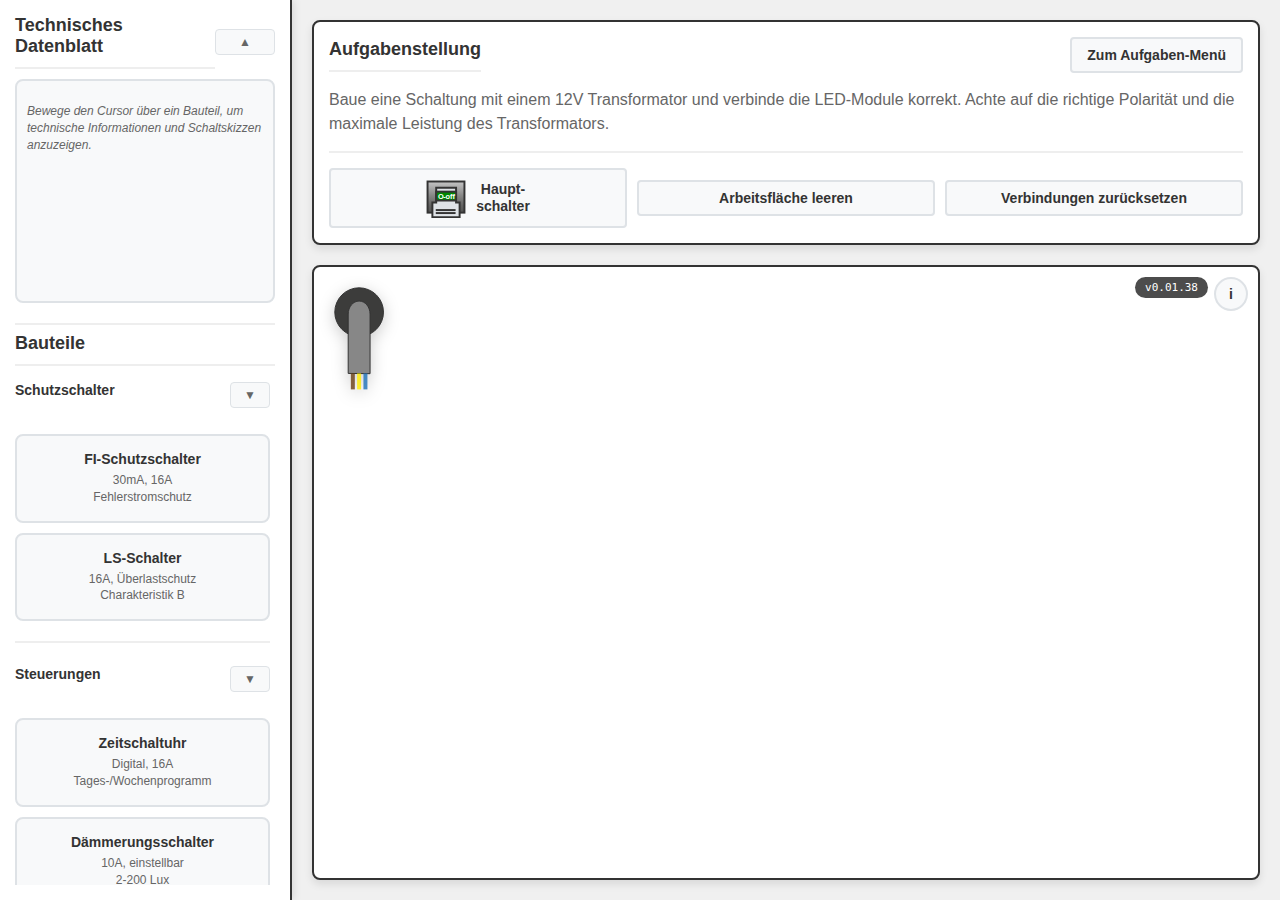
<file: index_backup_v0.01.38_before_universal_bezier.html>
<!DOCTYPE html>
<!-- CACHE-BUST: v0.01.38-KLEMME-ENDPUNKT-KORR -->
<html lang="de">
<head>
    <meta charset="UTF-8">
    <meta name="viewport" content="width=device-width, initial-scale=1.0">
            <title>LED & EVG Drag-and-Drop Werkbank v0.01.38</title>
    <style>
        :root {
            /* Standard-Elektrofarben */
            --wire-brown: #683c11;           /* Phase L1 */
            --wire-blue: #1d71b8;            /* Neutral N */
            --wire-yellow-green: #ffed00;    /* Schutzleiter PE */
            --wire-black: #1d1d1b;           /* Allgemein/Minus */
            --wire-red: #e30613;             /* Plus/Phase */
            
            /* Standard-Materialien */
            --metal-dark: #3c3c3b;           /* Dunkles Metall */
            --metal-light: #878787;          /* Helles Metall */
            --plastic-light: #e8e8e8;        /* Heller Kunststoff */
            --plastic-dark: #9e9e9e;         /* Dunkler Kunststoff */
            --housing-white: #ffffff;        /* Weißes Gehäuse */
            --orange: #f39200;               /* Orange Anschlüsse */
            
            /* Interface-Farben */
            --font-family: Arial, sans-serif;
            --font-size-h1: 18px;
            --font-size-h2: 14px;
            --font-size-text: 16px;
            --font-size-small: 12px;
            --font-weight-h1: bold;
            --font-weight-h2: bold;
            --font-weight-text: normal;
            --font-weight-small: normal;
            --color-primary: #333;
            --color-secondary: #666;
            --color-light: #f8f9fa;
            --color-border: #dee2e6;
            --color-hover: #e8f5e8;
            --color-hover-border: #4CAF50;
            --color-background: #f0f0f0;
            --color-white: white;
            --color-success: #008800;
            --color-error: #cc0000;
            --color-warning: #856404;
            --color-success-bg: #e6ffe6;
            --color-error-bg: #ffe6e6;
            --color-warning-bg: #fff3cd;
            --spacing-xs: 5px;
            --spacing-sm: 8px;
            --spacing-md: 10px;
            --spacing-lg: 15px;
            --spacing-xl: 20px;
            --border-radius: 8px;
            --border-width: 2px;
            --border-color: #333;
            --box-shadow: 0 4px 8px rgba(0,0,0,0.1);
            --box-shadow-hover: 0 4px 12px rgba(76, 175, 80, 0.2);
            --svg-stroke-width: 2px;
        }

        body {
            font-family: var(--font-family);
            margin: 0;
            padding: 0;
            background: var(--color-background);
            display: flex;
            height: 100vh;
        }

        /* Typography */
        .text-h1 {
            font-size: var(--font-size-h1);
            font-weight: var(--font-weight-h1);
            color: var(--color-primary);
            margin: 0;
            padding-bottom: var(--spacing-md);
            border-bottom: var(--border-width) solid #eee;
        }

        .text-h2 {
            font-size: var(--font-size-h2);
            font-weight: var(--font-weight-h2);
            color: var(--color-primary);
            margin: 0;
        }

        .text-body {
            font-size: var(--font-size-text);
            font-weight: var(--font-weight-text);
            color: var(--color-secondary);
            line-height: 1.5;
            margin: 0;
        }

        .text-small {
            font-size: var(--font-size-small);
            font-weight: var(--font-weight-small);
            color: var(--color-secondary);
            line-height: 1.4;
        }

        /* Layout */
        .layout-container {
            display: flex;
            width: 100%;
            height: 100vh;
        }

        .sidebar-left {
            width: 260px;
            background: var(--color-white);
            border-right: var(--border-width) solid var(--border-color);
            padding: var(--spacing-lg);
            box-shadow: 2px 0 8px rgba(0,0,0,0.1);
            overflow: hidden;
            flex-shrink: 0;
            display: flex;
            flex-direction: column;
        }

        .main-area {
            flex: 1;
            display: flex;
            flex-direction: column;
            padding: var(--spacing-xl);
            min-width: 0;
        }

        /* Task Area */
        .task-area {
            background: var(--color-white);
            border: var(--border-width) solid var(--border-color);
            border-radius: var(--border-radius);
            padding: var(--spacing-lg);
            margin-bottom: var(--spacing-xl);
            box-shadow: var(--box-shadow);
            position: relative;
        }

        .task-header {
            display: flex;
            justify-content: space-between;
            align-items: center;
            margin-bottom: var(--spacing-lg);
        }

        .task-menu-btn {
            background: var(--color-light);
            color: var(--color-primary);
            border: var(--border-width) solid var(--color-border);
            padding: var(--spacing-sm) var(--spacing-lg);
            border-radius: 4px;
            cursor: pointer;
            transition: all 0.3s ease;
            font-size: var(--font-size-h2);
            font-weight: var(--font-weight-h2);
            font-family: var(--font-family);
            min-width: 120px;
        }

        .task-menu-btn:hover {
            border-color: var(--color-hover-border);
            background: var(--color-hover);
            transform: translateY(-1px);
        }

        /* Workspace */
        .workspace {
            flex: 1;
            background: var(--color-white);
            border: var(--border-width) solid var(--border-color);
            border-radius: var(--border-radius);
            position: relative;
            overflow: hidden;
            box-shadow: var(--box-shadow);
            min-height: 400px;
        }

        .workspace-info-btn {
            position: absolute;
            top: var(--spacing-md);
            right: var(--spacing-md);
            width: 30px;
            height: 30px;
            background: var(--color-light);
            border: var(--border-width) solid var(--color-border);
            border-radius: 50%;
            display: flex;
            align-items: center;
            justify-content: center;
            cursor: pointer;
            transition: all 0.3s ease;
            font-size: var(--font-size-h2);
            font-weight: bold;
            color: var(--color-primary);
            z-index: 100;
        }

        .workspace-info-btn:hover {
            border-color: var(--color-hover-border);
            background: var(--color-hover);
            transform: scale(1.1);
        }

        .version-display {
            position: absolute;
            top: var(--spacing-md);
            right: 50px;
            background: rgba(0,0,0,0.7);
            color: white;
            padding: 4px 10px;
            border-radius: 12px;
            font-size: 11px;
            font-family: monospace;
            z-index: 95;
            pointer-events: none;
        }

        .info-tooltip {
            position: absolute;
            top: 45px;
            right: -10px;
            width: 320px;
            max-height: 500px;
            background: var(--color-white);
            border: var(--border-width) solid var(--color-border);
            border-radius: var(--border-radius);
            padding: var(--spacing-lg);
            box-shadow: var(--box-shadow);
            opacity: 0;
            visibility: hidden;
            transition: all 0.3s ease;
            z-index: 1001;
            color: var(--color-primary);
            font-size: var(--font-size-small);
            overflow-y: auto;
        }

        .workspace-info-btn:hover + .info-tooltip,
        .info-tooltip:hover {
            opacity: 1;
            visibility: visible;
        }

        .info-category {
            margin-bottom: var(--spacing-lg);
        }

        .info-category:last-child {
            margin-bottom: 0;
        }

        .info-category-title {
            font-size: var(--font-size-h2);
            font-weight: var(--font-weight-h2);
            color: var(--color-primary);
            margin-bottom: var(--spacing-sm);
            border-bottom: 1px solid #eee;
            padding-bottom: var(--spacing-xs);
        }

        .info-rule {
            font-size: var(--font-size-small);
            color: var(--color-secondary);
            margin-bottom: var(--spacing-xs);
            line-height: 1.4;
        }

        .info-rule:last-child {
            margin-bottom: 0;
        }

        /* Components Section */
        .components-section {
            flex: 1;
            min-height: 0;
            display: flex;
            flex-direction: column;
        }

        .components-header {
            flex-shrink: 0;
            margin-bottom: var(--spacing-sm);
        }

        .components-list {
            flex: 1;
            overflow-y: auto;
            padding-right: var(--spacing-xs);
        }

        /* Datasheet Section */
        .datasheet-section {
            flex-shrink: 0;
            height: 300px;
            display: flex;
            flex-direction: column;
            border-bottom: var(--border-width) solid #eee;
            padding-bottom: var(--spacing-sm);
            margin-bottom: var(--spacing-sm);
        }

        .datasheet-header {
            flex-shrink: 0;
            margin-bottom: var(--spacing-md);
            display: flex;
            justify-content: space-between;
            align-items: center;
        }

        .datasheet-toggle {
            background: var(--color-light);
            border: 1px solid var(--color-border);
            border-radius: 4px;
            padding: var(--spacing-xs) var(--spacing-sm);
            cursor: pointer;
            transition: all 0.3s ease;
            font-size: var(--font-size-small);
            color: var(--color-secondary);
            min-width: 60px;
            text-align: center;
        }

        .datasheet-toggle:hover {
            border-color: var(--color-hover-border);
            background: var(--color-hover);
        }

        .datasheet-section.collapsed {
            height: auto;
        }

        .datasheet-section.collapsed .datasheet-content {
            display: none;
        }

        .technical-datasheet {
            flex-shrink: 0;
        }

        .datasheet-content {
            height: 200px;
            overflow-y: auto;
            padding: var(--spacing-md) 0;
            border: var(--border-width) solid var(--color-border);
            border-radius: var(--border-radius);
            padding: var(--spacing-md);
            background: var(--color-light);
        }

        /* Component Items */
        .component-item {
            background: var(--color-light);
            border: var(--border-width) solid var(--color-border);
            border-radius: var(--border-radius);
            padding: var(--spacing-lg);
            margin: var(--spacing-md) 0;
            cursor: grab;
            transition: all 0.3s ease;
            text-align: center;
        }

        .component-item:hover {
            border-color: var(--color-hover-border);
            background: var(--color-hover);
            transform: translateY(-2px);
            box-shadow: var(--box-shadow-hover);
        }

        .component-item:active {
            cursor: grabbing;
            transform: translateY(0);
        }

        .component-name {
            margin-bottom: var(--spacing-xs);
        }

        .component-category {
            border-bottom: var(--border-width) solid #eee;
            padding-bottom: var(--spacing-md);
            margin-bottom: var(--spacing-lg);
        }
        
        .category-header {
            display: flex;
            align-items: center;
            justify-content: space-between;
            padding: 8px 0;
            margin-bottom: 8px;
        }
        
        .category-toggle {
            background: var(--color-light);
            border: 1px solid var(--color-border);
            border-radius: 4px;
            padding: var(--spacing-xs) var(--spacing-sm);
            cursor: pointer;
            transition: all 0.3s ease;
            font-size: var(--font-size-small);
            color: var(--color-secondary);
            min-width: 40px;
            text-align: center;
        }
        
        .category-toggle:hover {
            border-color: var(--color-hover-border);
            background: var(--color-hover);
        }
        
        .category-toggle.collapsed {
            transform: rotate(-90deg);
        }
        
        .category-content {
            max-height: 1000px;
            overflow: hidden;
            transition: max-height 0.3s ease, padding 0.3s ease;
            padding: 0;
        }
        
        .category-content.collapsed {
            max-height: 0;
            padding: 0;
        }

        .category-title {
            margin-bottom: var(--spacing-md);
        }

        /* Buttons */
        .btn {
            background: var(--color-light);
            color: var(--color-primary);
            border: var(--border-width) solid var(--color-border);
            padding: var(--spacing-sm) var(--spacing-lg);
            border-radius: 4px;
            cursor: pointer;
            margin: var(--spacing-xs);
            transition: all 0.3s ease;
            font-size: var(--font-size-h2);
            font-weight: var(--font-weight-h2);
            font-family: var(--font-family);
            min-width: 120px;
        }

        .btn:hover {
            border-color: var(--color-hover-border);
            background: var(--color-hover);
            transform: translateY(-1px);
        }

        .btn:active {
            transform: translateY(0);
        }

        .btn:disabled {
            background: #ccc;
            cursor: not-allowed;
            border-color: #ccc;
            transform: none;
        }

        /* Function Controls */
        .function-controls {
            display: flex;
            gap: var(--spacing-md);
            margin-top: var(--spacing-lg);
            padding-top: var(--spacing-lg);
            border-top: var(--border-width) solid #eee;
            justify-content: flex-start;
            align-items: center;
        }

        .function-controls .btn {
            margin: 0;
            display: flex;
            align-items: center;
            gap: var(--spacing-md);
            flex: 1;
            justify-content: center;
            min-width: 0;
        }

        .power-icon {
            width: 40px;
            height: 40px;
            flex-shrink: 0;
        }

        .power-icon svg {
            width: 100%;
            height: 100%;
        }

        .btn-text {
            display: flex;
            flex-direction: column;
            line-height: 1.2;
        }

        /* Component States */
        .component {
            position: absolute;
            cursor: move;
            user-select: none;
            transition: border 0.3s ease;
            border: 0px solid transparent; /* KEIN Border im Normalzustand */
            display: inline-block; /* Container passt sich an SVG-Größe an */
            box-sizing: border-box; /* Border ist in der Größe enthalten */
            line-height: 0; /* Verhindert line-height Einfluss auf inline-block */
            vertical-align: top; /* Verhindert baseline Alignment */
        }

        .component:hover {
            outline: var(--border-width) solid var(--color-hover-border);
            outline-offset: 2px;
            box-shadow: 0 0 8px rgba(76, 175, 80, 0.3);
        }

        .component.dragging {
            z-index: 1000;
            outline: var(--border-width) solid #FF9800;
            outline-offset: 2px;
            box-shadow: 0 0 12px rgba(255, 152, 0, 0.5);
        }

        .component.selected {
            outline: 2px solid #4CAF50 !important;
            outline-offset: 2px !important;
            box-shadow: 0 0 8px rgba(76, 175, 80, 0.5) !important;
        }

        .component.dragging {
            z-index: 1000 !important;
            opacity: 0.8 !important;
            cursor: grabbing !important;
            outline: 2px solid #FF9800 !important;
            outline-offset: 2px !important;
            box-shadow: 0 0 12px rgba(255, 152, 0, 0.5) !important;
        }

        .component {
            transition: transform 0.3s ease !important;
            transform-origin: center center !important;
        }

        /* Power Source */
        .power-source {
            position: absolute;
            top: var(--spacing-xl);
            left: var(--spacing-xl);
            background: transparent;
            border: none;
            border-radius: var(--border-radius);
            padding: 0;
            color: var(--color-warning);
            box-shadow: none;
            font-size: var(--font-size-h2);
            font-weight: var(--font-weight-h2);
        }

        .power-source svg {
            filter: drop-shadow(0 4px 8px rgba(0,0,0,0.2));
        }

        /* Connection System */
        .connection-point {
            cursor: crosshair;
            transition: all 0.3s ease;
        }

        .connection-point:hover {
            transform: scale(1.5);
            opacity: 1 !important;
        }

        .connection-point.dragging-connection {
            opacity: 1 !important;
            transform: scale(1.8);
        }

        .connection-socket { 
            fill: #888; 
            stroke: #666; 
            stroke-width: 1; 
            cursor: crosshair; 
            transition: all 0.3s; 
            opacity: 0.7; 
        }

        .connection-socket:hover { 
            opacity: 1; 
            transform: scale(1.3); 
            fill: #4CAF50;
        }

        .connection-line {
            stroke-width: 3;
            cursor: pointer;
            transition: all 0.3s;
            opacity: 0.8;
        }

        .connection-line:hover {
            opacity: 1;
            stroke-width: 4;
            filter: drop-shadow(0 0 3px currentColor);
        }

        .connection-area {
            cursor: crosshair;
            transition: all 0.3s;
            opacity: 0;
        }

        .connection-area:hover {
            opacity: 0.2;
            fill: #4CAF50;
        }

        .connection-area:hover + .connection-visual {
            opacity: 1;
            transform: scale(1.3);
            filter: drop-shadow(0 0 5px #4CAF50);
        }

        .connection-visual {
            transition: all 0.3s;
            opacity: 0.8;
        }

        /* Bezier Connections */
        .bezier-connection {
            fill: none;
            stroke-width: 3;
            opacity: 1;
            cursor: pointer;
            transition: all 0.3s ease;
            opacity: 0.9;
            pointer-events: all;
            stroke-width: 4;
        }

        .bezier-connection:hover {
            opacity: 1;
            stroke-width: 6;
            filter: drop-shadow(0 0 5px currentColor);
        }

        .bezier-connection.red-wire {
            stroke: #ff0000;
        }

        .bezier-connection.black-wire {
            stroke: #000000;
        }

        /* LED Cables */
        .led-cable {
            fill: none;
            stroke-width: 3;
            pointer-events: none;
        }

        .led-cable.plus {
            stroke: #ff0000;
        }

        .led-cable.minus {
            stroke: #000000;
        }

        .temp-line {
            stroke: #888;
            stroke-width: 2;
            stroke-dasharray: 5,5;
            opacity: 0.7;
        }

        /* Dragging Component */
        .dragging-component {
            position: fixed;
            pointer-events: none;
            z-index: 1000;
            opacity: 0.8;
        }

        /* LED Module */
        .led-module-svg {
            width: auto;
            height: 30px;
        }

        /* Transformer Module */
        .transformer-svg {
            width: auto;
            height: 45px; /* Trafos sind höher als LEDs */
        }

        /* Mobile Terminal */
        .mobile-terminal-svg {
            width: auto;
            height: 50px; /* Groß genug für Klemme + Anschlusspunkte */
        }

        /* Transformer Styles */
        .trafo-housing { 
            fill: #e8e8e8; 
            stroke: #1d1d1b; 
            stroke-width: 2; 
        }
        
        .trafo-text { 
            fill: #1d1d1b; 
            font-family: Arial, sans-serif; 
            font-size: 8px; 
        }
        
        .trafo-label { 
            fill: #1d1d1b; 
            font-family: Arial, sans-serif; 
            font-size: 6px; 
        }



        /* Info Box */
        .info-box {
            margin-top: var(--spacing-lg);
            padding: var(--spacing-lg);
            background: var(--color-light);
            border-radius: var(--border-radius);
            border: 1px solid var(--color-border);
        }

        .info-box h4 {
            margin-top: 0;
            color: var(--color-primary);
            font-size: var(--font-size-h2);
            font-weight: var(--font-weight-h2);
        }

        .info-box p {
            margin-bottom: var(--spacing-sm);
        }

        .info-box p:last-child {
            margin-bottom: 0;
        }

        /* LED States - JavaScript + CSS Hybrid */
        .state-off .cls-5, 
        .state-off .led24-center {
            fill: #ddd !important;
        }

        .state-on .cls-5, 
        .state-on .led24-center {
            fill: #ffff00 !important;
        }

        .state-blinking .cls-5, 
        .state-blinking .led24-center {
            fill: #ffff00 !important;
        }

        .state-broken .cls-5, 
        .state-broken .led24-center {
            fill: #1a1a1a !important;
        }

        .state-overloaded .cls-5, 
        .state-overloaded .led24-center {
            fill: #e91e63 !important;
        }



        /* Live Power Tooltip */
        .power-tooltip {
            position: absolute;
            background: rgba(0, 0, 0, 0.9);
            color: white;
            padding: 8px 12px;
            border-radius: 6px;
            font-size: 14px;
            font-weight: bold;
            pointer-events: none;
            z-index: 1000;
            white-space: nowrap;
            border: 2px solid #ffa500;
            box-shadow: 0 4px 12px rgba(0, 0, 0, 0.3);
            transform: translate(-50%, -120%);
        }
        
        .power-tooltip.overloaded {
            border-color: #ff0000;
            background: rgba(255, 0, 0, 0.9);
            animation: pulse-warning 1s infinite;
        }
        
        @keyframes pulse-warning {
            0%, 100% { opacity: 0.9; }
            50% { opacity: 1.0; }
        }

        /* Connection States */
        .connection-socket.connected,
        .connection-line.connected {
            opacity: 0 !important;
            pointer-events: none;
        }

        /* === LED FOUNDATION SVG STANDARDS v1.0 === */

        /* Standard Elektro-Farben */
        .std-wire-plus { stroke: var(--wire-red); fill: none; stroke-width: 3; }
        .std-wire-minus { stroke: var(--wire-black); fill: none; stroke-width: 3; }
        .std-wire-phase { stroke: var(--wire-brown); fill: none; stroke-width: 3; }
        .std-wire-neutral { stroke: var(--wire-blue); fill: none; stroke-width: 3; }
        .std-wire-earth { stroke: var(--wire-yellow-green); fill: none; stroke-width: 3; }

        /* Standard Material-Farben */
        .std-housing-light { fill: var(--plastic-light); stroke: var(--color-primary); stroke-width: 1; }
        .std-housing-dark { fill: var(--plastic-dark); stroke: var(--color-primary); stroke-width: 1; }
        .std-metal-light { fill: var(--metal-light); stroke: var(--color-primary); stroke-width: 1; }
        .std-metal-dark { fill: var(--metal-dark); stroke: var(--color-primary); stroke-width: 1; }
        .std-led-off { fill: #ccc; stroke: var(--color-primary); stroke-width: 1; }

        /* Standard Strichstärken */
        .std-hairline { stroke-width: 0.5; }
        .std-thin { stroke-width: 1; }
        .std-cable { stroke-width: 3; }
        .std-connection { stroke-width: 3; }
        .std-thick { stroke-width: 5; }

        /* Standard Text */
        .std-text { fill: var(--color-primary); font-family: Arial, sans-serif; stroke: none; }
        .std-text-small { font-size: 6px; }
        .std-text-medium { font-size: 8px; }
        .std-text-large { font-size: 10px; }
        
        /* Visual Cable Hiding */
        .visual-cable {
            transition: opacity 0.3s ease;
        }
        
        /* Schaltskizze Standards */
        .schematic-line { 
            fill: none; 
            stroke: #1d1d1b; 
            stroke-width: 2; 
            stroke-miterlimit: 10; 
        }
        .schematic-fill-black { 
            fill: #1d1d1b; 
        }
        .schematic-fill-white { 
            fill: #fff; 
            stroke: #1d1d1b; 
            stroke-width: 2; 
            stroke-miterlimit: 10; 
        }
        .schematic-container {
            margin: 10px 0;
            text-align: center;
        }
        .schematic-text {
            fill: #1d1d1b;
            font-family: Arial, sans-serif;
            font-size: 12px;
            font-weight: normal;
        }
        .schematic-text-small {
            fill: #1d1d1b;
            font-family: Arial, sans-serif;
            font-size: 9px;
            font-weight: normal;
        }
        .schematic-dashed {
            stroke-dasharray: 2 2;
        }
        .schematic-fill-black { 
            fill: #1d1d1b; 
        }
        .schematic-fill-white { 
            fill: #fff; 
            stroke: #1d1d1b; 
            stroke-width: 1; 
            stroke-miterlimit: 10; 
        }
        .schematic-fill-none { 
            fill: none; 
            stroke: #1d1d1b; 
            stroke-width: 1; 
            stroke-miterlimit: 10; 
        }

        /* Connection Line Hover Effects */
        .connection-line {
            stroke-width: 4;
            cursor: pointer;
            transition: all 0.3s;
            opacity: 0.8;
            fill: none;
        }

        .connection-line:hover {
            opacity: 1;
            stroke-width: 6;
            filter: drop-shadow(0 0 3px currentColor);
        }

        /* ===== SICHERHEITS-FUNKEN EFFEKT ===== */
        .electrical-danger-overlay {
            position: fixed;
            top: 0;
            left: 0;
            width: 100vw;
            height: 100vh;
            background: rgba(255, 0, 0, 0.1);
            z-index: 10000;
            pointer-events: none;
            animation: danger-flash 0.5s ease-out;
        }

        @keyframes danger-flash {
            0% { 
                background: rgba(255, 255, 0, 0.8);
                box-shadow: inset 0 0 50px rgba(255, 255, 0, 0.8);
            }
            25% { 
                background: rgba(255, 0, 0, 0.6);
                box-shadow: inset 0 0 100px rgba(255, 0, 0, 0.6);
            }
            50% { 
                background: rgba(255, 255, 255, 0.9);
                box-shadow: inset 0 0 150px rgba(255, 255, 255, 0.9);
            }
            75% { 
                background: rgba(255, 0, 0, 0.4);
                box-shadow: inset 0 0 100px rgba(255, 0, 0, 0.4);
            }
            100% { 
                background: rgba(255, 0, 0, 0);
                box-shadow: inset 0 0 0px rgba(255, 0, 0, 0);
            }
        }

        .spark-effect {
            position: absolute;
            width: 20px;
            height: 20px;
            background: radial-gradient(circle, #ffff00 0%, #ff6600 50%, transparent 100%);
            border-radius: 50%;
            animation: spark-burst 0.3s ease-out;
            pointer-events: none;
            z-index: 9999;
        }

        @keyframes spark-burst {
            0% {
                transform: scale(0);
                opacity: 1;
                box-shadow: 0 0 10px #ffff00;
            }
            50% {
                transform: scale(3);
                opacity: 0.8;
                box-shadow: 0 0 30px #ff6600;
            }
            100% {
                transform: scale(6);
                opacity: 0;
                box-shadow: 0 0 50px #ff0000;
            }
        }

        .electrical-warning-message {
            position: fixed;
            top: 50%;
            left: 50%;
            transform: translate(-50%, -50%);
            background: rgba(255, 0, 0, 0.95);
            color: white;
            padding: 20px 30px;
            border-radius: 10px;
            font-size: 18px;
            font-weight: bold;
            text-align: center;
            z-index: 10001;
            border: 3px solid #ffff00;
            box-shadow: 0 0 20px rgba(255, 0, 0, 0.8);
            animation: warning-shake 0.5s ease-out;
        }

        @keyframes warning-shake {
            0%, 100% { transform: translate(-50%, -50%); }
            10% { transform: translate(-48%, -50%); }
            20% { transform: translate(-52%, -50%); }
            30% { transform: translate(-48%, -50%); }
            40% { transform: translate(-52%, -50%); }
            50% { transform: translate(-50%, -52%); }
            60% { transform: translate(-50%, -48%); }
            70% { transform: translate(-50%, -52%); }
            80% { transform: translate(-50%, -48%); }
            90% { transform: translate(-50%, -50%); }
        }



        .connection-socket {
            fill: #4CAF50;
            stroke: #333;
            stroke-width: 1;
            cursor: pointer;
            opacity: 0.7;
            transition: all 0.3s;
        }

        .connection-socket:hover { 
            opacity: 1; 
            transform: scale(1.3); 
            fill: #4CAF50;
        }



        /* Wire Type Colors for Power Source */
        .connection-line.std-wire-plus { stroke: var(--wire-red); }
        .connection-line.std-wire-minus { stroke: var(--wire-black); }
        .connection-line.std-wire-phase { stroke: var(--wire-brown); }
        .connection-line.std-wire-neutral { stroke: var(--wire-blue); }
        .connection-line.std-wire-earth { stroke: var(--wire-yellow-green); }
        
        /* Component States */
        .component-broken {
            filter: brightness(0.3) !important;
            opacity: 0.7 !important;
        }
        
        .component-broken .trafo-housing {
            fill: #333 !important;
            stroke: #666 !important;
        }

        .wire-hover-area.std-wire-plus { color: var(--wire-red); }
        .wire-hover-area.std-wire-minus { color: var(--wire-black); }
        .wire-hover-area.std-wire-phase { color: var(--wire-brown); }
        .wire-hover-area.std-wire-neutral { color: var(--wire-blue); }
        .wire-hover-area.std-wire-earth { color: var(--wire-yellow-green); }

        /* Standard Gradients für Schalter */
        .std-gradient-off {
            stop-color: var(--color-border);
        }

        .std-gradient-on {
            stop-color: var(--color-success);
        }
    </style>
</head>
<body>
    <div class="layout-container">
        <div class="sidebar-left">
            <div class="datasheet-section" id="datasheet-section">
                <div class="datasheet-header">
                    <h3 class="text-h1">Technisches Datenblatt</h3>
                    <button class="datasheet-toggle" onclick="toggleDatasheet()" id="datasheet-toggle">
                        ▲
                    </button>
                </div>
                
                <div class="technical-datasheet">
                    <div class="datasheet-content" id="datasheet-content-wrapper">
                        <div id="datasheet-content" class="text-small">
                            <p><em>Bewege den Cursor über ein Bauteil, um technische Informationen und Schaltskizzen anzuzeigen.</em></p>
                        </div>
                    </div>
                </div>
            </div>
            
            <div class="components-section">
                <div class="components-header">
                    <h2 class="text-h1">Bauteile</h2>
                </div>
                
                <div class="components-list">
                    <div class="component-category">
                        <div class="category-header">
                            <span class="category-title text-h2">Schutzschalter</span>
                            <button class="category-toggle" onclick="toggleCategory('schutzschalter')" id="toggle-schutzschalter">▼</button>
                        </div>
                        <div class="category-content" id="category-schutzschalter">
                        <div class="component-item" data-component-type="fi-schalter">
                            <div class="component-name text-h2">FI-Schutzschalter</div>
                            <div class="component-specs text-small">
                                30mA, 16A<br>
                                Fehlerstromschutz
                            </div>
                        </div>
                        <div class="component-item" data-component-type="ls-schalter">
                            <div class="component-name text-h2">LS-Schalter</div>
                            <div class="component-specs text-small">
                                16A, Überlastschutz<br>
                                Charakteristik B
                            </div>
                        </div>
                        </div>
                    </div>
                    
                    <div class="component-category">
                        <div class="category-header">
                            <span class="category-title text-h2">Steuerungen</span>
                            <button class="category-toggle" onclick="toggleCategory('steuerungen')" id="toggle-steuerungen">▼</button>
                        </div>
                        <div class="category-content" id="category-steuerungen">
                        <div class="component-item" data-component-type="zeitschaltuhr">
                            <div class="component-name text-h2">Zeitschaltuhr</div>
                            <div class="component-specs text-small">
                                Digital, 16A<br>
                                Tages-/Wochenprogramm
                            </div>
                        </div>
                        <div class="component-item" data-component-type="daemmerungsschalter">
                            <div class="component-name text-h2">Dämmerungsschalter</div>
                            <div class="component-specs text-small">
                                10A, einstellbar<br>
                                2-200 Lux
                            </div>
                        </div>
                        </div>
                    </div>
                    
                    <div class="component-category">
                        <div class="category-header">
                            <span class="category-title text-h2">Transformatoren</span>
                            <button class="category-toggle" onclick="toggleCategory('transformatoren')" id="toggle-transformatoren">▼</button>
                        </div>
                        <div class="category-content" id="category-transformatoren">
                        <div class="component-item" data-component-type="trafo-12v-40w">
                            <div class="component-name text-h2">Trafo 12V</div>
                            <div class="component-specs text-small">
                                Eingang: 230V AC<br>
                                Ausgang: 12V DC, 40W
                            </div>
                        </div>
                        <div class="component-item" data-component-type="trafo-24v-60w">
                            <div class="component-name text-h2">Trafo 24V</div>
                            <div class="component-specs text-small">
                                Eingang: 230V AC<br>
                                Ausgang: 24V DC, 60W
                            </div>
                        </div>
                        <div class="component-item" data-component-type="trafo-12v-3w">
                            <div class="component-name text-h2" style="color: #ff6b6b;">Trafo 12V Mini</div>
                            <div class="component-specs text-small">
                                Eingang: 230V AC<br>
                                Ausgang: 12V DC, <strong style="color: #ff6b6b;">3W</strong>
                            </div>
                        </div>
                        </div>
                    </div>
                    
                    <div class="component-category">
                        <div class="category-header">
                            <span class="category-title text-h2">Kabel</span>
                            <button class="category-toggle" onclick="toggleCategory('kabel')" id="toggle-kabel">▼</button>
                        </div>
                        <div class="category-content" id="category-kabel">
                        <div class="component-item" data-component-type="kabel-flexibel-sw">
                            <div class="component-name text-h2">Flexibles Kabel sw</div>
                            <div class="component-specs text-small">
                                1 mm², schwarz<br>
                                bis 24V, 100W
                            </div>
                        </div>
                        </div>
                    </div>
                    
                    <div class="component-category">
                        <div class="category-header">
                            <span class="category-title text-h2">Kabelverbindungen</span>
                            <button class="category-toggle" onclick="toggleCategory('kabelverbindungen')" id="toggle-kabelverbindungen">▼</button>
                        </div>
                        <div class="category-content" id="category-kabelverbindungen">
                        <div class="component-item" data-component-type="klemme-mobil-3l">
                            <div class="component-name text-h2">Mobile Klemme 3L</div>
                            <div class="component-specs text-small">
                                0,08-2,5 mm²<br>
                                400V, 32A
                            </div>
                        </div>
                        </div>
                    </div>
                    
                    <div class="component-category">
                        <div class="category-header">
                            <span class="category-title text-h2">Entwickler</span>
                            <button class="category-toggle" onclick="toggleCategory('entwickler')" id="toggle-entwickler">▼</button>
                        </div>
                        <div class="category-content" id="category-entwickler">
                        <div class="component-item" data-component-type="dev-placeholder">
                            <div class="component-name text-h2" style="color: #888;">Platzhalter</div>
                            <div class="component-specs text-small">
                                Für zukünftige<br>
                                Entwicklungen
                            </div>
                        </div>
                        </div>
                    </div>
                    
                    <div class="component-category">
                        <div class="category-header">
                            <span class="category-title text-h2">LED-Module</span>
                            <button class="category-toggle" onclick="toggleCategory('led-module')" id="toggle-led-module">▼</button>
                        </div>
                        <div class="category-content" id="category-led-module">
                        <div class="component-item" data-component-type="led-12v-1.2w">
                            <div class="component-name text-h2">LED-Modul 12V-1,2W-WW</div>
                            <div class="component-specs text-small">
                                1,2W, Warmweiß<br>
                                12V DC, 3x LED
                            </div>
                        </div>
                        <div class="component-item" data-component-type="led-24v-5w">
                            <div class="component-name text-h2">LED-Modul 24V</div>
                            <div class="component-specs text-small">
                                5W, Warmweiß<br>
                                24V DC
                            </div>
                        </div>
                        </div>
                    </div>
                </div>
            </div>
        </div>
        
        <div class="main-area">
            <div class="task-area">
                <div class="task-header">
                    <h3 class="text-h1">Aufgabenstellung</h3>
                    <button class="task-menu-btn" onclick="openTaskMenu()">
                        Zum Aufgaben-Menü
                    </button>
                </div>
                
                <p class="text-body">
                    Baue eine Schaltung mit einem 12V Transformator und verbinde die LED-Module korrekt. 
                    Achte auf die richtige Polarität und die maximale Leistung des Transformators.
                </p>
                
                <div class="function-controls">
                    <button id="powerBtn" class="btn" onclick="togglePower()">
                        <span class="power-icon">
                            <svg id="power-icon" viewBox="0 0 21.74 22.48" xmlns="http://www.w3.org/2000/svg">
                                <defs>
                                    <linearGradient id="powerGradientOff" x1="0%" y1="0%" x2="100%" y2="0%">
                                        <stop offset="0%" style="stop-color:var(--color-border);stop-opacity:1" />
                                        <stop offset="3%" style="stop-color:#c1c1c1;stop-opacity:1" />
                                        <stop offset="44%" style="stop-color:#888887;stop-opacity:1" />
                                        <stop offset="75%" style="stop-color:#646463;stop-opacity:1" />
                                        <stop offset="92%" style="stop-color:#575756;stop-opacity:1" />
                                    </linearGradient>
                                </defs>
                                <rect fill="url(#powerGradientOff)" stroke="var(--color-primary)" stroke-width="1.1" stroke-miterlimit="10"
                                      x="2.13" y=".34" width="17.49" height="20.74" transform="translate(21.58 -.16) rotate(90)"/>
                                <g>
                                    <g>
                                        <polygon fill="var(--color-border)" stroke="var(--color-primary)" stroke-width="1.1" stroke-miterlimit="10"
                                                 points="16.53 13.82 16.53 5.43 5.36 5.43 5.36 13.82 3.22 13.82 3.22 21.98 18.52 21.98 18.52 13.82 16.53 13.82"/>
                                        <line fill="none" stroke="var(--color-primary)" stroke-width="1.1" stroke-miterlimit="10"
                                              x1="5.12" y1="19.7" x2="16.25" y2="19.7"/>
                                        <line fill="none" stroke="var(--color-primary)" stroke-width="1.1" stroke-miterlimit="10"
                                              x1="5.12" y1="18.02" x2="16.25" y2="18.02"/>
                                    </g>
                                    <rect fill="var(--color-success)" stroke="var(--color-primary)" stroke-width="1.1" stroke-miterlimit="10"
                                          x="5.36" y="7.68" width="11.18" height="4.98"/>
                                    <text fill="var(--color-white)" font-family="Arial, sans-serif" font-size="4.15px" 
                                          transform="translate(6.36 11.7)">
                                        <tspan x="0" y="0">O</tspan>
                                        <tspan x="2.92" y="0">-</tspan>
                                        <tspan x="4.27" y="0">off</tspan>
                                    </text>
                                </g>
                            </svg>
                        </span>
                        <span class="btn-text">
                            <span>Haupt-</span>
                            <span>schalter</span>
                        </span>
                    </button>
                    
                    <button class="btn" onclick="clearWorkspace()">
                        Arbeitsfläche leeren
                    </button>
                    
                    <button class="btn" onclick="resetConnections()">
                        Verbindungen zurücksetzen
                    </button>
                </div>
            </div>
            
            <div class="workspace" id="workspace">
                <div class="version-display">v0.01.38</div>
                <div class="workspace-info-btn" id="info-btn">
                    i
                </div>
                <div class="info-tooltip" id="info-tooltip">
                    <div class="info-category">
                        <div class="info-category-title">Bauteile</div>
                        <div class="info-rule">• Aus Sidebar ziehen zum Platzieren</div>
                        <div class="info-rule">• Klick: Einzelnes Bauteil auswählen</div>
                        <div class="info-rule">• Strg + Klick: Mehrere Bauteile auswählen</div>
                        <div class="info-rule">• Rechteck aufziehen: Gruppenauswahl</div>
                        <div class="info-rule">• Doppelklick: 90° Drehung</div>
                        <div class="info-rule">• Ziehen: Ausgewählte Bauteile verschieben</div>
                        <div class="info-rule">• Entf-Taste: Ausgewählte Bauteile löschen</div>
                    </div>
                    
                    <div class="info-category">
                        <div class="info-category-title">Verbindungen</div>
                        <div class="info-rule">• Anschlusspunkte verbinden durch Klicken und Ziehen</div>
                        <div class="info-rule">• Klick auf Verbindung: Auswählen</div>
                        <div class="info-rule">• Entf-Taste: Ausgewählte Verbindung löschen</div>
                    </div>
                    
                    <div class="info-category">
                        <div class="info-category-title">Allgemein</div>
                        <div class="info-rule">• Klick ins Leere: Auswahl aufheben</div>
                        <div class="info-rule">• Esc-Taste: Alle Auswahlen aufheben</div>
                        <div class="info-rule">• Strg + Z: Rückgängig (geplant)</div>
                    </div>
                </div>
                
                <div class="power-source" id="power-source-svg">
                    <svg xmlns="http://www.w3.org/2000/svg" viewBox="0 0 50.29 115.10" width="50.29" height="115.10">
                        <defs>
                            <style>
                                .power-cls-4 {
                                    fill: #3c3c3b;
                                    stroke: #1d1d1b;
                                    stroke-width: 1.6px;
                                }
                                .power-cls-5 {
                                    fill: #878787;
                                }
                            </style>
                        </defs>
                        <g data-name="Ebene_1">
                            <!-- Gehäuse (×1.6 skaliert) -->
                            <circle class="std-metal-dark" cx="25.14" cy="25.14" r="24.34"/>
                            <path class="std-metal-light" d="M14.19,26.98c0-7.09,4.94-12.93,10.94-12.93s10.94,5.84,10.94,12.93v59.71l-21.87-.27c0-19.81,0-39.62-.01-59.43Z"/>
                        </g>
                        
                        <!-- Connection Points -->
                        <g data-name="connections">

                            
                            <!-- Connection Lines (Workspace-Koordinaten) -->
                            <line class="connection-line" 
                                  x1="18.83" y1="86.4" x2="18.83" y2="102.4" 
                                  stroke="#683c11"
                                  data-connection-type="output-line"
                                  data-connection-id="out-phase"
                                  data-wire-type="phase"
                                  data-voltage="230"
                                  data-bezier-start-x="38.83" data-bezier-start-y="105.4"
                                  data-bezier-direction="0,16,0,0"/>
                                  
                            <line class="connection-line" 
                                  x1="31.44" y1="86.4" x2="31.44" y2="102.4" 
                                  stroke="#1d71b8"
                                  data-connection-type="output-line"
                                  data-connection-id="out-neutral"
                                  data-wire-type="neutral"
                                  data-voltage="230"
                                  data-bezier-start-x="51.44" data-bezier-start-y="105.4"
                                  data-bezier-direction="0,16,0,0"/>
                                  
                            <line class="connection-line" 
                                  x1="25.09" y1="86.4" x2="25.09" y2="102.4" 
                                  stroke="#ffed00"
                                  data-connection-type="output-line"
                                  data-connection-id="out-earth"
                                  data-wire-type="earth"
                                  data-voltage="230"
                                  data-bezier-start-x="45.09" data-bezier-start-y="105.4"
                                  data-bezier-direction="0,16,0,0"/>
                        </g>
                    </svg>
                </div>
                
                <svg id="connectionSvg" style="position: absolute; top: 0; left: 0; width: 100%; height: 100%; pointer-events: none; z-index: 1500;">
                </svg>
            </div>
        </div>
    </div>

    <script>
        // ===== CIRCUIT SIMULATION ENGINE =====

        // Globale Variablen
        let systemPower = false;
        let connections = [];
        let components = [];

        // Komponenten-Typen
        const ComponentTypes = {
            POWER_SOURCE: 'power-source',
            TRANSFORMER_12V: 'trafo-12v-40w',
            TRANSFORMER_24V: 'trafo-24v-60w',
            TRANSFORMER_12V_3W: 'trafo-12v-3w',
            LED_12V_1_2W: 'led-12v-1.2w',
            LED_12V: 'led-12v-3.5w',
            LED_24V: 'led-24v-5w',
            FI_SWITCH: 'fi-schalter',
            LS_SWITCH: 'ls-schalter',
            MOBILE_TERMINAL_3L: 'klemme-mobil-3l'
        };

        // Technische Spezifikationen
        const ComponentSpecs = {
            [ComponentTypes.POWER_SOURCE]: {
                voltage: 230,
                maxCurrent: 16,
                type: 'source'
            },
            [ComponentTypes.TRANSFORMER_12V]: {
                inputVoltage: 230,
                outputVoltage: 12,
                maxPower: 40,
                type: 'transformer'
            },
            [ComponentTypes.TRANSFORMER_24V]: {
                inputVoltage: 230,
                outputVoltage: 24,
                maxPower: 60,
                type: 'transformer'
            },
            [ComponentTypes.TRANSFORMER_12V_3W]: {
                inputVoltage: 230,
                outputVoltage: 12,
                maxPower: 3,
                type: 'transformer'
            },
            [ComponentTypes.LED_12V_1_2W]: {
                ratedVoltage: 12,
                power: 1.2,
                tolerance: 1.1,
                type: 'load'
            },
            [ComponentTypes.LED_12V]: {
                ratedVoltage: 12,
                power: 3.5,
                tolerance: 1.1,
                type: 'load'
            },
            [ComponentTypes.LED_24V]: {
                ratedVoltage: 24,
                power: 5,
                tolerance: 1.1,
                type: 'load'
            },
            [ComponentTypes.MOBILE_TERMINAL_3L]: {
                ratedVoltage: 400,
                power: 0,
                maxCurrent: 32,
                type: 'connector',
                terminals: 3
            }
        };

        // Zustände der Komponenten
        const ComponentStates = {
            OFF: 'off',
            ON: 'on',
            BLINKING: 'blinking',
            BROKEN: 'broken',
            OVERLOADED: 'overloaded'
        };

        // ===== COMPONENT STATE MACHINE =====
        class ComponentStateMachine {
            constructor(componentType, elementId) {
                this.type = componentType;
                this.elementId = elementId;
                this.state = ComponentStates.OFF;
                this.specs = ComponentSpecs[componentType];
                this.currentVoltage = 0;
                this.currentPower = 0;
                
                // Blink-Animation State
                this.blinkInterval = null;
                this.blinkState = true;
                

                
                // Initial state CSS setzen
                this.applyStateCSS();
                
                // Warte kurz bis SVG im DOM ist, dann färbe
                setTimeout(() => {
                    this.applyDynamicColors();
                }, 100);
            }
            
            updateState(voltage, current) {
                this.currentVoltage = voltage;
                this.currentPower = voltage * current;
                
                const previousState = this.state;
                
                // 🔧 BROKEN STATE: Überprüfe ob diese Komponente dauerhaft kaputt ist
                const componentState = window.circuit?.graph?.getComponentState?.(this.elementId);
                const isSystemPowered = window.systemPower || false;
                
                if (componentState === 'broken') {
                    // Kaputte LEDs bleiben kaputt - zeigen aber unterschiedlich je nach Hauptschalter
                    if (isSystemPowered) {
                        this.state = ComponentStates.BROKEN;
                        console.log(`💀 LED ${this.elementId}: Ist PERMANENT kaputt und Hauptschalter EIN → BROKEN`);
                    } else {
                        this.state = ComponentStates.OFF;
                        console.log(`🔧 LED ${this.elementId}: Ist PERMANENT kaputt, aber Hauptschalter AUS → OFF`);
                    }
                } else if (this.specs.type === 'load') {
                    // Nur nicht-kaputte LEDs können normal funktionieren
                    this.state = this.calculateLEDState(voltage);
                } else if (this.specs.type === 'transformer') {
                    this.state = this.calculateTransformerState();
                } else if (this.specs.type === 'connector') {
                    // Klemmen sind immer passiv - leiten Strom nur durch
                    this.state = ComponentStates.ON;
                }
                
                if (previousState !== this.state) {
                    this.animateStateChange();
                    this.updateBlinkAnimation();
                }
            }
            
            setState(newState) {
                const previousState = this.state;
                this.state = newState;
                
                if (previousState !== this.state) {
                    console.log(`🔄 ${this.elementId}: ${previousState} → ${newState}`);
                    this.animateStateChange();
                    this.updateBlinkAnimation();
                }
            }
            
            calculateLEDState(voltage) {
                if (voltage === 0) return ComponentStates.OFF;
                
                const ratedVoltage = this.specs.ratedVoltage;
                const tolerance = this.specs.tolerance;
                
                // Toleranz 1.1 = 110% zusätzlich, also Faktoren:
                const maxNormal = ratedVoltage * tolerance;        // 12V * 1.1 = 13.2V
                const maxBlink = ratedVoltage * (tolerance * 2);   // 12V * 2.2 = 26.4V  
                const minVoltage = ratedVoltage * 0.8;             // 12V * 0.8 = 9.6V (20% unter Nennspannung)
                
                debugLog(`🔍 LED State Calc: ${voltage}V für ${ratedVoltage}V LED`);
                console.log(`📊 Grenzen: ON>${minVoltage}V, BLINK>${maxNormal}V, BROKEN>${maxBlink}V`);
                
                if (voltage > maxBlink) {
                    console.log(`🔴 BROKEN: ${voltage}V > ${maxBlink}V`);
                    return ComponentStates.BROKEN;
                }
                
                if (voltage > maxNormal) {
                    console.log(`🟠 BLINKING: ${voltage}V > ${maxNormal}V`);
                    return ComponentStates.BLINKING;
                }
                
                if (voltage >= minVoltage) {
                    console.log(`🟡 ON: ${voltage}V >= ${minVoltage}V`);
                    return ComponentStates.ON;
                }
                
                console.log(`⚫ OFF: ${voltage}V < ${minVoltage}V`);
                return ComponentStates.OFF;
            }
            
            calculateTransformerState() {
                if (this.currentPower > this.specs.maxPower * 1.2) {
                    return ComponentStates.BROKEN;
                }
                if (this.currentPower > this.specs.maxPower) {
                    return ComponentStates.OVERLOADED;
                }
                return this.currentVoltage > 0 ? ComponentStates.ON : ComponentStates.OFF;
            }
            
            animateStateChange() {
                this.applyStateCSS();
                console.log(`${this.type} (${this.elementId}): ${this.state} (${this.currentVoltage}V, ${this.currentPower.toFixed(2)}W)`);
            }
            
            applyStateCSS() {
                const element = document.getElementById(this.elementId);
                if (!element) return;
                
                element.classList.remove('state-off', 'state-on', 'state-blinking', 'state-broken', 'state-overloaded');
                element.classList.add(`state-${this.state}`);
            }
            
            updateBlinkAnimation() {
                // Stoppe vorherige Blink-Animation
                if (this.blinkInterval) {
                    clearInterval(this.blinkInterval);
                    this.blinkInterval = null;
                }
                
                // Starte Blink-Animation nur bei BLINKING state
                if (this.state === ComponentStates.BLINKING) {
                    console.log(`🟠 Starte Blink-Animation für ${this.elementId}`);
                    this.blinkInterval = setInterval(() => {
                        this.blinkState = !this.blinkState;
                        console.log(`🔄 Blink ${this.elementId}: ${this.blinkState}`);
                        this.applyBlinkColors();
                    }, 500); // Blinkt alle 500ms wie im React-Code
                } else {
                    this.blinkState = true;
                    this.applyDynamicColors();
                }
            }
            
            applyBlinkColors() {
                const element = document.getElementById(this.elementId);
                if (!element) return;
                
                // Nur LEDs färben, nicht Trafos oder andere Komponenten
                if (this.specs.type !== 'load') return;
                
                const ledCenters = element.querySelectorAll('.cls-5, .led24-center');
                
                ledCenters.forEach((led, index) => {
                    const color = this.blinkState ? '#ffff00' : '#ddd';
                    const filter = this.blinkState ? this.getGlowEffect(this.state, true) : null;
                    
                    console.log(`🔄 Blink LED ${index}: ${color}, Filter: ${filter}`);
                    
                    led.style.setProperty('fill', color, 'important');
                    
                    if (filter) {
                        led.style.filter = filter;
                        led.setAttribute('filter', filter);
                    } else {
                        led.style.filter = '';
                        led.removeAttribute('filter');
                    }
                });
            }
            
            applyDynamicColors() {
                const element = document.getElementById(this.elementId);
                if (!element) {
                    console.log(`❌ Element nicht gefunden: ${this.elementId}`);
                    return;
                }
                
                // Nur LEDs färben, nicht Trafos oder andere Komponenten
                if (this.specs.type !== 'load') {
                    return;
                }
                
                console.log(`🎨 Setze LED State für ${this.elementId}: ${this.state}`);
                
                // Für statische States (nicht BLINKING) nur CSS-Klassen verwenden
                if (this.state !== ComponentStates.BLINKING) {
                    const ledCenters = element.querySelectorAll('.cls-5, .led24-center');
                    ledCenters.forEach((led, index) => {
                        const filter = this.getGlowEffect(this.state, true);
                        
                        if (filter) {
                            led.style.filter = filter;
                            led.setAttribute('filter', filter);
                        } else {
                            led.style.filter = '';
                            led.removeAttribute('filter');
                        }
                    });
                }
            }
            
            getLedColor(state, isBlinking) {
                switch (state) {
                    case ComponentStates.OFF:
                        return '#ddd'; // Grau (aus)
                    case ComponentStates.ON:
                        return '#ffff00'; // Gelb (an)
                    case ComponentStates.BLINKING:
                        return isBlinking ? '#ffff00' : '#ddd'; // Gelb blinkend
                    case ComponentStates.BROKEN:
                        return '#1a1a1a'; // Schwarz (kaputt)
                    case ComponentStates.OVERLOADED:
                        return '#e91e63'; // Pink (überlastet)
                    default:
                        return '#ddd';
                }
            }
            
            getGlowEffect(state, isBlinking) {
                if (state === ComponentStates.OFF) return null;
                if (state === ComponentStates.BROKEN) return null;
                if (state === ComponentStates.BLINKING && !isBlinking) return null;
                
                // Verwende die passenden Filter IDs basierend auf LED-Typ
                const filterId = this.type.includes('24v') ? 'ledGlow24' : 'ledGlow';
                const strongFilterId = this.type.includes('24v') ? 'ledGlowStrong24' : 'ledGlowStrong';
                
                return state === ComponentStates.BLINKING ? `url(#${strongFilterId})` : `url(#${filterId})`;
            }
            

            
            createSmokeOverlay() {
                const element = document.getElementById(this.elementId);
                debugLog(`🔍 createSmokeOverlay: Element=${!!element}, Type=${this.specs.type}`);
                if (!element || this.specs.type !== 'load' || this.smokeOverlay) {
                    console.log(`❌ Rauch-Overlay abgebrochen: Element=${!!element}, Type=${this.specs.type}, Exists=${!!this.smokeOverlay}`);
                    return;
                }
                
                // Rauch-Overlay erstellen
                this.smokeOverlay = document.createElement('div');
                this.smokeOverlay.className = 'smoke-overlay';
                this.smokeOverlay.innerHTML = `
                    <svg width="80" height="100" style="overflow: visible;">
                        <!-- Rauch-Pfade: Steigen vertikal nach oben -->
                        <path class="smoke-group smoke-1" fill="#333" opacity="0.8" 
                              d="M40,90 Q35,70 45,50 Q50,30 40,10 Q35,5 40,0"/>
                        <path class="smoke-group smoke-2" fill="#444" opacity="0.6" 
                              d="M35,85 Q40,65 30,45 Q25,25 35,5 Q40,0 35,-5"/>
                        <path class="smoke-group smoke-3" fill="#555" opacity="0.4" 
                              d="M45,88 Q30,68 50,48 Q55,28 45,8 Q40,3 45,-2"/>
                              
                        <!-- Gespiegelte Serie -->
                        <path class="smoke-group-alt smoke-alt-1" fill="#222" opacity="0.7" 
                              d="M38,92 Q43,72 33,52 Q28,32 38,12 Q43,7 38,2"/>
                        <path class="smoke-group-alt smoke-alt-2" fill="#333" opacity="0.5" 
                              d="M42,87 Q37,67 47,47 Q52,27 42,7 Q37,2 42,-3"/>
                        <path class="smoke-group-alt smoke-alt-3" fill="#444" opacity="0.3" 
                              d="M36,89 Q41,69 31,49 Q26,29 36,9 Q41,4 36,-1"/>
                    </svg>
                `;
                
                // Zum Workspace hinzufügen
                document.getElementById('workspace').appendChild(this.smokeOverlay);
                
                // Positionierung und Gegen-Rotation (nach DOM-Einfügung!)
                setTimeout(() => {
                    this.updateSmokePosition();
                }, 10); // Kurze Verzögerung für DOM-Update
                
                console.log(`💨 Rauch-Overlay erstellt und wird positioniert`);
            }
            
            updateSmokePosition() {
                if (!this.smokeOverlay) return;
                
                const element = document.getElementById(this.elementId);
                if (!element) return;
                
                // MODUL-ZENTRUM berechnen (nicht LED-Zentrum!)
                const moduleRect = element.getBoundingClientRect();
                const workspaceRect = document.getElementById('workspace').getBoundingClientRect();
                
                // Mitte des gesamten LED-Moduls
                const centerX = moduleRect.left - workspaceRect.left + moduleRect.width / 2;
                const centerY = moduleRect.top - workspaceRect.top + moduleRect.height / 2;
                
                // LED-Rotation abrufen
                const rotation = window.workspaceManager?.componentRotations?.get(element) || 0;
                
                // Rauch-Overlay positionieren (mittig über MODUL)
                this.smokeOverlay.style.position = 'absolute';
                this.smokeOverlay.style.left = (centerX - 40) + 'px'; // 40 = halbe Rauch-Breite
                this.smokeOverlay.style.top = (centerY - 50) + 'px';  // 50 = Rauch-Höhe Offset
                this.smokeOverlay.style.transform = `rotate(${-rotation}deg)`; // GEGEN-Rotation!
                this.smokeOverlay.style.pointerEvents = 'none';
                this.smokeOverlay.style.zIndex = '100';
                this.smokeOverlay.style.transformOrigin = '40px 50px'; // Rotation um Modul-Zentrum
                
                console.log(`🔄 Rauch MODUL-Zentrum: (${centerX}, ${centerY}), Rotation: ${rotation}° → Rauch: ${-rotation}°`);
            }
            
            removeSmokeOverlay() {
                if (this.smokeOverlay) {
                    if (this.smokeOverlay.parentNode) {
                        this.smokeOverlay.parentNode.removeChild(this.smokeOverlay);
                    }
                    this.smokeOverlay = null;
                    console.log(`🧹 Rauch-Overlay entfernt`);
                }
            }
        }

        // ===== CIRCUIT GRAPH =====
        class CircuitGraph {
            constructor() {
                this.nodes = new Map();
                this.edges = new Map();
                this.stateMachines = new Map();
                this.componentStates = new Map(); // Component states: 'on', 'off', 'broken', etc.
            }
            
            addComponent(id, type, position) {
                this.nodes.set(id, {
                    id: id,
                    type: type,
                    position: position,
                    connections: new Set()
                });
                
                this.stateMachines.set(id, new ComponentStateMachine(type, id));
                
                console.log(`Bauteil hinzugefügt: ${type} (${id})`);
            }
            
            addConnection(id, fromComponent, toComponent) {
                this.edges.set(id, {
                    from: fromComponent,
                    to: toComponent
                });
                
                if (this.nodes.has(fromComponent)) {
                    this.nodes.get(fromComponent).connections.add(toComponent);
                }
                if (this.nodes.has(toComponent)) {
                    this.nodes.get(toComponent).connections.add(fromComponent);
                }
                
                console.log(`Verbindung erstellt: ${fromComponent} → ${toComponent}`);
            }
            
            findPath(startNode, endNode, visited = new Set()) {
                if (startNode === endNode) return [startNode];
                if (visited.has(startNode)) return null;
                
                visited.add(startNode);
                
                const component = this.nodes.get(startNode);
                if (!component) return null;
                
                for (const neighbor of component.connections) {
                    const path = this.findPath(neighbor, endNode, new Set(visited));
                    if (path) {
                        return [startNode, ...path];
                    }
                }
                
                return null;
            }
            
            getConnectedComponents(startNode) {
                const visited = new Set();
                const connected = [];
                
                const dfs = (nodeId) => {
                    if (visited.has(nodeId)) return;
                    visited.add(nodeId);
                    connected.push(nodeId);
                    
                    const component = this.nodes.get(nodeId);
                    if (component) {
                        for (const neighbor of component.connections) {
                            dfs(neighbor);
                        }
                    }
                };
                
                dfs(startNode);
                return connected;
            }
            
            // ===== COMPONENT STATE MANAGEMENT =====
            setComponentState(componentId, state) {
                // PERSISTENZ: Broken Components bleiben broken
                const currentState = this.componentStates.get(componentId);
                if (currentState === 'broken' && state !== 'broken') {
                    console.log(`🚫 Component ${componentId} bleibt broken - State change ${state} ignoriert`);
                    return; // Broken Components können nicht repariert werden
                }
                
                this.componentStates.set(componentId, state);
                console.log(`🔧 Component ${componentId} State → ${state}`);
                
                // Visual update
                const element = document.getElementById(componentId);
                if (element) {
                    element.classList.remove('component-on', 'component-off', 'component-broken');
                    element.classList.add(`component-${state}`);
                }
            }
            
            getComponentState(componentId) {
                return this.componentStates.get(componentId) || 'off';
            }
            
            // RESET: Kaputte Bauteile reparieren (für Lerneffekt)
            resetComponentState(componentId) {
                this.componentStates.delete(componentId);
                console.log(`🔄 Component ${componentId} zurückgesetzt (repariert)`);
                
                // Visual update
                const element = document.getElementById(componentId);
                if (element) {
                    element.classList.remove('component-on', 'component-off', 'component-broken');
                    element.classList.add('component-off');
                }
            }
        }

        // ===== PHYSICS ENGINE =====
        class PhysicsEngine {
            constructor(graph) {
                this.graph = graph;
            }
            
            calculateCircuit() {
                if (!systemPower) {
                    this.powerOffAllComponents();
                    return;
                }
                
                const powerSource = this.findPowerSource();
                if (!powerSource) {
                    console.log('❌ Keine Stromquelle gefunden');
                    return;
                }
                
                const connectedComponents = this.graph.getConnectedComponents(powerSource);
                
                this.calculateVoltagesAndCurrents(connectedComponents);
            }
            
            findPowerSource() {
                for (const [id, component] of this.graph.nodes) {
                    if (component.type === ComponentTypes.POWER_SOURCE) {
                        return id;
                    }
                }
                return null;
            }
            
            calculateVoltagesAndCurrents(components) {
                for (const componentId of components) {
                    const component = this.graph.nodes.get(componentId);
                    const stateMachine = this.graph.stateMachines.get(componentId);
                    
                    if (!component || !stateMachine) continue;
                    
                    // 🔍 ERST: Unvollständige Schaltung prüfen (falsche Polarität = unvollständig)
                    if (!this.isComponentProperlyConnected(componentId)) {
                        console.log(`⚠️ ${componentId} nicht vollständig angeschlossen - bleibt AUS`);
                        stateMachine.updateState(0, 0);
                        continue;
                    }
                    
                    // 🔍 DANN: Gefährliche Verbindungen prüfen (nur bei vollständigen Schaltungen)
                    const dangerousCondition = this.checkForDangerousConditions(componentId);
                    if (dangerousCondition) {
                        console.log(`💥 ${componentId} BESCHÄDIGT durch: ${dangerousCondition}`);
                        stateMachine.setState(ComponentStates.BROKEN);
                        continue;
                    }
                    
                    let voltage = 0;
                    let current = 0;
                    
                    if (component.type === ComponentTypes.POWER_SOURCE) {
                        voltage = ComponentSpecs[component.type].voltage;
                        current = this.calculateSourceCurrent(componentId);
                    } else if (ComponentSpecs[component.type].type === 'transformer') {
                        // 🔍 TRAFO: Nur funktionsfähig wenn Input UND Output korrekt angeschlossen
                        if (this.hasValidTransformerConnections(componentId)) {
                            voltage = ComponentSpecs[component.type].inputVoltage;
                            current = this.calculateTransformerCurrent(componentId);
                        } else {
                            console.log(`⚠️ Trafo ${componentId} hat ungültige Verbindungen`);
                            voltage = 0;
                            current = 0;
                        }
                    } else {
                        const result = this.calculateComponentPower(componentId);
                        voltage = result.voltage;
                        current = result.current;
                    }
                    
                    stateMachine.updateState(voltage, current);
                }
            }
            
            isComponentProperlyConnected(componentId) {
                // Benutze WorkspaceManager-Validierung wenn verfügbar
                if (window.workspaceManager && window.workspaceManager.isCircuitComplete) {
                    const result = window.workspaceManager.isCircuitComplete(componentId);
                    debugLog(`🔍 WorkspaceManager.isCircuitComplete(${componentId}): ${result}`);
                    return result;
                }
                
                // Fallback: Grundlegende Verbindungsprüfung
                const component = this.graph.nodes.get(componentId);
                if (!component) return false;
                
                debugLog(`🔍 Fallback-Prüfung für ${componentId}: ${component.connections.size} Verbindungen`);
                
                // Transformer braucht mindestens 2 Verbindungen (Input)
                if (ComponentSpecs[component.type].type === 'transformer') {
                    return component.connections.size >= 2;
                }
                
                // LEDs brauchen mindestens 2 Verbindungen (Plus + Minus)
                if (ComponentSpecs[component.type].type === 'load') {
                    return component.connections.size >= 2;
                }
                
                return true;
            }
            
            hasValidTransformerConnections(transformerId) {
                // Prüfe ob sowohl Input als auch Output korrekt angeschlossen sind
                if (window.workspaceManager && window.workspaceManager.hasRequiredTransformerConnections) {
                    const hasInput = window.workspaceManager.hasRequiredTransformerConnections(transformerId);
                    
                    // Zusätzlich: Mindestens 1 Output muss angeschlossen sein
                    const transformer = document.getElementById(transformerId);
                    if (!transformer) return false;
                    
                    const plusOutput = transformer.querySelector('[data-connection-id="out-plus"]');
                    const minusOutput = transformer.querySelector('[data-connection-id="out-minus"]');
                    
                    const hasOutput = window.workspaceManager.hasActiveConnection(plusOutput) || 
                                     window.workspaceManager.hasActiveConnection(minusOutput);
                    
                    debugLog(`🔍 Trafo ${transformerId}: Input=${hasInput}, Output=${hasOutput}`);
                    return hasInput && hasOutput;
                }
                
                return true; // Fallback wenn WorkspaceManager nicht verfügbar
            }
            
            checkForDangerousConditions(componentId) {
                const component = this.graph.nodes.get(componentId);
                if (!component) return null;
                
                // Nur LEDs können durch gefährliche Verbindungen beschädigt werden
                if (ComponentSpecs[component.type].type !== 'load') return null;
                
                debugLog(`🔍 checkForDangerousConditions: Prüfe LED ${componentId} auf Überspannung...`);
                
                // 🚨 NUR DIREKTE VERBINDUNGEN ZU DIESER LED PRÜFEN
                // Nicht die gesamte Schaltung, sondern nur was direkt an dieser LED anliegt
                const directConnections = this.getDirectConnectionsToLED(componentId);
                
                for (const connectionInfo of directConnections) {
                    const danger = this.analyzeDirectConnectionDanger(connectionInfo, componentId);
                    if (danger) {
                        console.log(`💥 LED ${componentId}: Direkte Gefahr erkannt - ${danger}`);
                        return danger;
                    }
                }
                
                console.log(`✅ LED ${componentId}: Keine direkte Gefahr erkannt`);
                return null;
            }
            
            getDirectConnectionsToLED(ledId) {
                const connections = [];
                
                if (!window.workspaceManager || !window.workspaceManager.connections) return connections;
                
                // Finde alle direkten Verbindungen zu dieser LED
                for (const [connId, connectionData] of window.workspaceManager.connections) {
                    if (connectionData.toComponent === ledId || connectionData.fromComponent === ledId) {
                        const fromData = window.workspaceManager.getConnectionData(connectionData.from);
                        const toData = window.workspaceManager.getConnectionData(connectionData.to);
                        
                        connections.push({
                            fromData,
                            toData,
                            connectionId: connId,
                            isToThisLED: connectionData.toComponent === ledId
                        });
                    }
                }
                
                debugLog(`🔍 LED ${ledId}: ${connections.length} direkte Verbindungen gefunden`);
                return connections;
            }
            
            analyzeDirectConnectionDanger(connectionInfo, targetComponentId) {
                const { fromData, toData, isToThisLED } = connectionInfo;
                
                // Nur prüfen wenn diese LED das ZIEL der Verbindung ist
                if (!isToThisLED) return null;
                
                debugLog(`🔍 LED ${targetComponentId}: Prüfe Verbindung ${fromData.wireType}(${fromData.voltage}V) → ${toData.wireType}(${toData.voltage}V)`);
                
                // 1. ÜBERSPANNUNG: 230V an 12V/24V LED
                if (this.isOvervoltage(fromData, toData, targetComponentId)) {
                    return 'Überspannung: 230V an DC-LED';
                }
                
                // 2. FALSCHE POLARITÄT: Macht LED NICHT kaputt, nur funktionslos
                // (Diese Prüfung wurde entfernt - falsche Polarität = kein Schaden)
                
                return null; // Keine anderen Gefahren für LEDs
            }
            
            analyzeConnectionDanger(edge, targetComponentId) {
                // Hole die tatsächlichen DOM-Verbindungen für detaillierte Analyse
                if (!window.workspaceManager || !window.workspaceManager.connections) return null;
                
                for (const [connId, connectionData] of window.workspaceManager.connections) {
                    if ((connectionData.fromComponent === edge.from && connectionData.toComponent === edge.to) ||
                        (connectionData.fromComponent === edge.to && connectionData.toComponent === edge.from)) {
                        
                        const fromData = window.workspaceManager.getConnectionData(connectionData.from);
                        const toData = window.workspaceManager.getConnectionData(connectionData.to);
                        
                        // 1. ÜBERSPANNUNG: 230V an 12V/24V LED
                        if (this.isOvervoltage(fromData, toData, targetComponentId)) {
                            return 'Überspannung: 230V an DC-LED';
                        }
                        
                        // 2. FALSCHE POLARITÄT: Macht LED NICHT kaputt, nur funktionslos
                        // (Diese Prüfung wurde entfernt - falsche Polarität = kein Schaden)
                        
                        // 3. KURZSCHLUSS: Direkte Plus-Minus Verbindung
                        if (this.isShortCircuit(fromData, toData)) {
                            return 'Kurzschluss: Plus direkt mit Minus verbunden';
                        }
                    }
                }
                
                return null;
            }
            
            isOvervoltage(fromData, toData, targetComponentId) {
                const targetElement = document.getElementById(targetComponentId);
                if (!targetElement) return false;
                
                const targetType = targetElement.dataset.componentType;
                
                // 230V AC an 12V/24V DC LED = Überspannung
                if ((targetType === 'led_12v' || targetType === 'led_24v') &&
                    (fromData.voltage === 230 || toData.voltage === 230)) {
                    return true;
                }
                
                // Spannung deutlich über Nennspannung
                const expectedVoltage = targetType === 'led_12v' ? 12 : (targetType === 'led_24v' ? 24 : 0);
                if (expectedVoltage > 0) {
                    const maxVoltage = Math.max(fromData.voltage || 0, toData.voltage || 0);
                    if (maxVoltage > expectedVoltage * 1.5) { // 50% Überspannung = Schaden
                        return true;
                    }
                }
                
                return false;
            }
            
            isWrongPolarity(fromData, toData, targetComponentId) {
                // FALSCHE POLARITÄT MACHT LED NICHT KAPUTT - nur funktionslos
                // Diese Funktion wird nur für Referenz behalten, aber nicht für Schäden verwendet
                if ((fromData.wireType === 'plus' && toData.wireType === 'minus') ||
                    (fromData.wireType === 'minus' && toData.wireType === 'plus')) {
                    return true;
                }
                
                return false;
            }
            
            isShortCircuit(fromData, toData) {
                // Direkte Plus-Minus Verbindung ohne Verbraucher
                if ((fromData.wireType === 'plus' && toData.wireType === 'minus') ||
                    (fromData.wireType === 'minus' && toData.wireType === 'plus')) {
                    return true;
                }
                
                return false;
            }
            
            calculateComponentPower(componentId) {
                const component = this.graph.nodes.get(componentId);
                
                // 🚨 KAPUTTE LEDs bekommen keinen Strom - sind permanent defekt
                const componentState = this.graph.getComponentState(componentId);
                if (componentState === 'broken') {
                    console.log(`💀 LED ${componentId}: Ist permanent kaputt → 0V/0A`);
                    return { voltage: 0, current: 0 };
                }
                
                // 🔍 NEUE PARALLELSCHALTUNG: Prüfe LED-zu-LED Verbindungen
                const powerSource = this.findPowerSourceForLED(componentId);
                if (powerSource) {
                    console.log(`✅ LED ${componentId}: Bekommt ${powerSource.voltage}V über Parallelschaltung von ${powerSource.sourceType} ${powerSource.sourceId}`);
                    return {
                        voltage: powerSource.voltage,
                        current: ComponentSpecs[component.type].power / powerSource.voltage
                    };
                }
                
                console.log(`⚠️ LED ${componentId}: Keine gültige Spannungsquelle gefunden`);
                return { voltage: 0, current: 0 };
            }
            
            findPowerSourceForLED(ledId, visited = new Set()) {
                // Verhindere Endlosschleifen
                if (visited.has(ledId)) return null;
                visited.add(ledId);
                
                const component = this.graph.nodes.get(ledId);
                if (!component) return null;
                
                debugLog(`🔍 findPowerSourceForLED: Analysiere ${ledId}, Verbindungen: ${component.connections.size}`);
                
                // Prüfe alle direkten Verbindungen
                for (const connectedId of component.connections) {
                    const connectedComponent = this.graph.nodes.get(connectedId);
                    if (!connectedComponent) continue;
                    
                    // DIREKTE TRAFO-VERBINDUNG
                    if (ComponentSpecs[connectedComponent.type].type === 'transformer') {
                        const trafoState = this.graph.getComponentState(connectedId);
                        if (this.hasValidTransformerConnections(connectedId) && trafoState !== 'broken') {
                            const specs = ComponentSpecs[connectedComponent.type];
                            console.log(`🔄 LED ${ledId}: Direkt mit Trafo ${connectedId} verbunden`);
                            return {
                                voltage: specs.outputVoltage,
                                sourceType: 'trafo',
                                sourceId: connectedId
                            };
                        } else {
                            console.log(`⚠️ LED ${ledId}: Verbundener Trafo ${connectedId} ist nicht funktionsfähig (State: ${trafoState})`);
                            continue;
                        }
                    }
                    
                    // DIREKTE STROMQUELLEN-VERBINDUNG (GEFÄHRLICH!)
                    if (connectedComponent.type === ComponentTypes.POWER_SOURCE) {
                        console.log(`⚠️ LED ${ledId}: Direkt mit 230V Stromquelle verbunden - GEFÄHRLICH!`);
                        return {
                            voltage: ComponentSpecs[ComponentTypes.POWER_SOURCE].voltage,
                            sourceType: 'stromquelle',
                            sourceId: connectedId
                        };
                    }
                    
                    // LED-ZU-LED PARALLELSCHALTUNG
                    if (ComponentSpecs[connectedComponent.type].type === 'load') {
                        console.log(`🔗 LED ${ledId}: Verbunden mit anderer LED ${connectedId} - prüfe Parallelschaltung`);
                        
                        // BUGFIX: Prüfe erst ob die andere LED vollständig angeschlossen ist
                        if (!window.workspaceManager.isCircuitComplete(connectedId)) {
                            console.log(`❌ LED ${connectedId} ist nicht vollständig angeschlossen - keine Parallelschaltung möglich`);
                            continue;
                        }
                        
                        // 🔧 WICHTIG: Prüfe ob die andere LED kaputt ist
                        const otherLEDState = this.graph.getComponentState(connectedId);
                        if (otherLEDState === 'broken') {
                            console.log(`💀 LED ${connectedId} ist kaputt - aber Kontakte sind noch verbunden, suche durch sie hindurch`);
                            // 🔧 SOFORT durch kaputte LED hindurch nach sicheren Quellen suchen!
                            const powerThroughBroken = this.findPowerSourceThroughBrokenLEDs(connectedId, visited);
                            if (powerThroughBroken && powerThroughBroken.sourceType === 'trafo') {
                                console.log(`⚡ LED ${ledId}: DURCHBRUCH! Sichere ${powerThroughBroken.voltage}V durch kaputte LED ${connectedId}`);
                                return powerThroughBroken;
                            }
                        }
                        
                        // Prüfe ob die andere LED eine gültige UND SICHERE Spannungsquelle hat
                        const otherLEDPower = this.findPowerSourceForLED(connectedId, visited);
                        if (otherLEDPower) {
                            // 🚨 SICHERHEITSCHECK: Keine gefährlichen Spannungen weiterleiten!
                            if (otherLEDPower.sourceType === 'stromquelle') {
                                console.log(`🚫 LED ${ledId}: Andere LED ${connectedId} hat gefährliche 230V-Quelle - NICHT weiterleiten!`);
                                
                                // 🔧 ABER: Wenn die andere LED kaputt ist, suche weiter nach sicheren Quellen
                                if (otherLEDState === 'broken') {
                                    console.log(`🔍 LED ${ledId}: Kaputte LED ${connectedId} könnte sichere Quellen dahinter haben - suche weiter`);
                                    continue; // Suche nach weiteren Verbindungen
                                } else {
                                    continue; // Gesunde LED mit gefährlicher Quelle - nicht nutzen
                                }
                            }
                            
                            // Nur sichere Trafo-Quellen weiterleiten
                            if (otherLEDPower.sourceType === 'trafo') {
                                if (otherLEDState === 'broken') {
                                    console.log(`⚡ LED ${ledId}: Bekommt SICHERE ${otherLEDPower.voltage}V über KAPUTTE LED ${connectedId} (Kontakte leiten weiter)`);
                                } else {
                                    console.log(`✅ LED ${ledId}: Bekommt SICHERE ${otherLEDPower.voltage}V über Parallelschaltung von LED ${connectedId}`);
                                }
                                return otherLEDPower;
                            }
                        } else if (otherLEDState === 'broken') {
                            // 🔧 WICHTIG: Auch wenn kaputte LED keine eigene Quelle hat, kann sie andere Quellen weiterleiten
                            console.log(`🔍 LED ${ledId}: Kaputte LED ${connectedId} hat keine eigene Quelle, aber Kontakte leiten möglicherweise weiter`);
                            // Die Suche wird automatisch bei anderen Verbindungen fortgesetzt
                        }
                    }
                }
                
                // 🔧 ERWEITERTE SUCHE: Wenn keine direkte Quelle gefunden, suche durch kaputte LEDs hindurch
                console.log(`🔍 LED ${ledId}: Keine direkte Quelle gefunden - suche durch kaputte LEDs hindurch`);
                return this.findPowerSourceThroughBrokenLEDs(ledId, visited);
            }
            
            findPowerSourceThroughBrokenLEDs(ledId, visited = new Set()) {
                if (visited.has(ledId)) return null;
                visited.add(ledId);
                
                const component = this.graph.nodes.get(ledId);
                if (!component) return null;
                
                console.log(`🔍 findPowerSourceThroughBrokenLEDs: Suche für ${ledId} durch kaputte LEDs`);
                
                // Gehe durch alle Verbindungen
                for (const connectedId of component.connections) {
                    const connectedComponent = this.graph.nodes.get(connectedId);
                    if (!connectedComponent) continue;
                    
                    // Überspringe nicht-LEDs
                    if (ComponentSpecs[connectedComponent.type].type !== 'load') continue;
                    
                    const connectedState = this.graph.getComponentState(connectedId);
                    
                    // Nur durch kaputte LEDs suchen (die funktionieren als Leiter)
                    if (connectedState === 'broken') {
                        console.log(`🔍 LED ${ledId}: Suche durch kaputte LED ${connectedId} hindurch`);
                        
                        // Rekursiv durch die kaputte LED hindurch suchen
                        const powerThroughBroken = this.findPowerSourceThroughBrokenLEDs(connectedId, visited);
                        if (powerThroughBroken && powerThroughBroken.sourceType === 'trafo') {
                            console.log(`⚡ LED ${ledId}: Gefunden! Sichere ${powerThroughBroken.voltage}V durch kaputte LED ${connectedId}`);
                            return powerThroughBroken;
                        }
                        
                        // Auch direkte Trafo-Verbindungen der kaputten LED prüfen
                        const directPower = this.findDirectTrafoConnection(connectedId);
                        if (directPower) {
                            console.log(`⚡ LED ${ledId}: Direkter Trafo durch kaputte LED ${connectedId} gefunden`);
                            return directPower;
                        }
                    }
                }
                
                return null;
            }
            
            findDirectTrafoConnection(ledId) {
                const component = this.graph.nodes.get(ledId);
                if (!component) return null;
                
                for (const connectedId of component.connections) {
                    const connectedComponent = this.graph.nodes.get(connectedId);
                    if (!connectedComponent) continue;
                    
                    // Direkte Trafo-Verbindung
                    if (ComponentSpecs[connectedComponent.type].type === 'transformer') {
                        const trafoState = this.graph.getComponentState(connectedId);
                        if (this.hasValidTransformerConnections(connectedId) && trafoState !== 'broken') {
                            const specs = ComponentSpecs[connectedComponent.type];
                            return {
                                voltage: specs.outputVoltage,
                                sourceType: 'trafo',
                                sourceId: connectedId
                            };
                        }
                    }
                }
                
                return null;
            }
            
            calculateSourceCurrent(sourceId) {
                let totalCurrent = 0;
                const connectedComponents = this.graph.getConnectedComponents(sourceId);
                
                for (const componentId of connectedComponents) {
                    const component = this.graph.nodes.get(componentId);
                    if (component && ComponentSpecs[component.type].type === 'load') {
                        const specs = ComponentSpecs[component.type];
                        totalCurrent += specs.power / ComponentSpecs[ComponentTypes.POWER_SOURCE].voltage;
                    }
                }
                
                return totalCurrent;
            }
            
            calculateTransformerCurrent(transformerId) {
                const transformer = this.graph.nodes.get(transformerId);
                const specs = ComponentSpecs[transformer.type];
                
                // 🔍 NEUE LEISTUNGSBERECHNUNG: Alle LEDs im Parallelschaltungs-Netzwerk
                const totalPower = this.calculateTotalLoadOnTransformer(transformerId);
                
                console.log(`⚡ Trafo ${transformerId}: Gesamtlast = ${totalPower.toFixed(2)}W / ${specs.maxPower}W (${(totalPower/specs.maxPower*100).toFixed(1)}%)`);
                
                // 🚨 ÜBERLASTUNGSCHECK
                if (totalPower > specs.maxPower) {
                    console.log(`💥 ÜBERLASTUNG! Trafo ${transformerId}: ${totalPower.toFixed(2)}W > ${specs.maxPower}W`);
                    this.graph.setComponentState(transformerId, 'broken');
                    return 0; // Trafo schaltet ab
                }
                
                // Eingangsstrom = Ausgangsstrom / Effizienz
                const efficiency = 0.87; // 87% Effizienz für Trafos
                const inputCurrent = (totalPower / efficiency) / specs.inputVoltage;
                
                return inputCurrent;
            }
            
            calculateTotalLoadOnTransformer(transformerId) {
                const allLEDs = this.getAllLEDsConnectedToTransformer(transformerId);
                let totalPower = 0;
                
                debugLog(`🔍 Trafo ${transformerId}: Analysiere ${allLEDs.length} angeschlossene LEDs`);
                
                for (const ledId of allLEDs) {
                    const ledComponent = this.graph.nodes.get(ledId);
                    if (ledComponent && this.isComponentProperlyConnected(ledId)) {
                        const ledPower = ComponentSpecs[ledComponent.type].power;
                        totalPower += ledPower;
                        console.log(`💡 LED ${ledId}: +${ledPower}W (Gesamt: ${totalPower.toFixed(2)}W)`);
                    }
                }
                
                return totalPower;
            }
            
            getAllLEDsConnectedToTransformer(transformerId, visited = new Set()) {
                const connectedLEDs = [];
                
                // Verhindere Endlosschleifen
                if (visited.has(transformerId)) return connectedLEDs;
                visited.add(transformerId);
                
                // Finde alle LEDs die direkt oder indirekt mit diesem Trafo verbunden sind
                this.findLEDsRecursive(transformerId, connectedLEDs, new Set());
                
                return connectedLEDs;
            }
            
            findLEDsRecursive(componentId, foundLEDs, visited) {
                if (visited.has(componentId)) return;
                visited.add(componentId);
                
                const component = this.graph.nodes.get(componentId);
                if (!component) return;
                
                // Wenn es eine LED ist, füge sie zur Liste hinzu
                if (ComponentSpecs[component.type].type === 'load') {
                    if (!foundLEDs.includes(componentId)) {
                        foundLEDs.push(componentId);
                    }
                }
                
                // Durchsuche alle Verbindungen rekursiv
                for (const connectedId of component.connections) {
                    this.findLEDsRecursive(connectedId, foundLEDs, visited);
                }
            }
            
            setTransformerOverloaded(transformerId) {
                const stateMachine = this.graph.stateMachines.get(transformerId);
                if (stateMachine) {
                    stateMachine.setState(ComponentStates.BROKEN);
                    console.log(`💥 Trafo ${transformerId}: Auf BROKEN gesetzt wegen Überlastung`);
                }
            }
            
            powerOffAllComponents() {
                for (const [id, stateMachine] of this.graph.stateMachines) {
                    stateMachine.updateState(0, 0);
                }
            }
        }

        // ===== REALTIME SIMULATION =====
        class RealtimeSimulation {
            constructor() {
                this.graph = new CircuitGraph();
                this.physics = new PhysicsEngine(this.graph);
                this.isRunning = false;
            }
            
            start() {
                this.isRunning = true;
                console.log('🔄 Echtzeit-Simulation gestartet');
            }
            
            stop() {
                this.isRunning = false;
                console.log('⏸️ Echtzeit-Simulation gestoppt');
            }
            
            update() {
                if (!this.isRunning) return;
                this.physics.calculateCircuit();
            }
            
            addComponent(id, type, position) {
                this.graph.addComponent(id, type, position);
                this.update();
            }
            
            addConnection(id, fromComponent, toComponent) {
                this.graph.addConnection(id, fromComponent, toComponent);
                this.update();
            }
            
            powerStateChanged() {
                console.log(`⚡ Hauptschalter: ${systemPower ? 'EIN' : 'AUS'}`);
                this.update();
            }
        }

        // Export für globalen Zugriff
        let circuit = null;

        console.log('🔬 Circuit Simulation Engine geladen');

        // ===== COMPONENT LIBRARY =====

        // Datenblatt-Informationen für Bauteile
        const DatasheetInfo = {
            'fi-schalter': {
                name: 'FI-Schutzschalter',
                specs: 'Nennstrom: 16A<br>Auslösestrom: 30mA<br>Schutzart: IP20<br>Einbauart: Hutschiene',
                description: 'Schutz vor Fehlerstrom durch defekte Geräte oder Berührung spannungsführender Teile.'
            },
            'ls-schalter': {
                name: 'LS-Schalter',
                specs: 'Nennstrom: 16A<br>Charakteristik: B<br>Auslösezeit: < 0,1s<br>Schutzart: IP20',
                description: 'Schutz vor Überlast und Kurzschluss in elektrischen Anlagen.'
            },
            'trafo-12v-40w': {
                name: 'Trafo 12V',
                specs: 'Eingang: 230V AC<br>Ausgang: 12V DC<br>Leistung: 40W<br>Wirkungsgrad: >85%',
                description: 'Elektronischer Transformator für LED-Beleuchtung mit 12V Ausgangsspannung.'
            },
            'trafo-24v-60w': {
                name: 'Trafo 24V',
                specs: 'Eingang: 230V AC<br>Ausgang: 24V DC<br>Leistung: 60W<br>Wirkungsgrad: >85%',
                description: 'Elektronischer Transformator für LED-Beleuchtung mit 24V Ausgangsspannung.'
            },
            'led-12v-1.2w': {
                name: 'LED-Modul 12V-1,2W-WW',
                specs: 'Spannung: 12V DC<br>Leistung: 1,2W<br>Lichtstrom: 120lm<br>Farbtemperatur: 3000K',
                description: 'Kompaktes LED-Modul mit drei LEDs für Niedervolt-Beleuchtungsanlagen.'
            },
            'led-12v-3.5w': {
                name: 'LED-Modul 12V',
                specs: 'Spannung: 12V DC<br>Leistung: 3,5W<br>Lichtstrom: 350lm<br>Farbtemperatur: 3000K',
                description: 'Warmweißes LED-Modul für Niedervolt-Beleuchtungsanlagen.'
            },
            'led-24v-5w': {
                name: 'LED-Modul 24V',
                specs: 'Spannung: 24V DC<br>Leistung: 5W<br>Lichtstrom: 500lm<br>Farbtemperatur: 3000K',
                description: 'Warmweißes LED-Modul für Niedervolt-Beleuchtungsanlagen.'
            },
            'zeitschaltuhr': {
                name: 'Zeitschaltuhr',
                specs: 'Spannung: 230V AC<br>Schaltleistung: 16A<br>Programme: 20<br>Gangreserve: 100h',
                description: 'Digitale Zeitschaltuhr für automatische Schaltung von Beleuchtung.'
            },
            'daemmerungsschalter': {
                name: 'Dämmerungsschalter',
                specs: 'Spannung: 230V AC<br>Schaltleistung: 10A<br>Einstellbereich: 2-200 Lux<br>Verzögerung: 30s',
                description: 'Automatischer Schalter basierend auf Umgebungshelligkeit.'
            },
            'kabel-flexibel-sw': {
                name: 'Flexibles Kabel sw',
                specs: 'Kabelquerschnitt: 1 mm²<br>Maximalleistung: 100 W<br>Spannung: bis 24V<br>Farbe: Schwarz',
                description: 'Flexibles schwarzes Kabel für LED Installationen bis 24V.'
            },
            'klemme-mobil-3l': {
                name: 'Mobile Klemme 3L',
                specs: 'Leiterquerschnitt: 0,08-2,5 mm²<br>Bemessungsspannung: 400 V<br>Bemessungsstrom: 32 A<br>Leiterarten: alle',
                description: '3-Leiterverbindungsklemme mit Betätigungshebeln.'
            },
            'dev-placeholder': {
                name: 'Entwickler-Platzhalter',
                specs: 'Status: In Entwicklung<br>Typ: Noch nicht definiert<br>Funktion: Platzhalter<br>Verfügbarkeit: Zukünftig',
                description: 'Platzhalter für zukünftige Bauteile und Entwicklungen.'
            }
        };

        console.log('📦 Component Library geladen');

        // ===== WORKSPACE MANAGER =====

        class WorkspaceManager {
            constructor() {
                this.setupEventDelegation();
                this.selectedComponents = new Set();
                this.isDraggingComponents = false;
                this.dragStartPos = null;
                this.componentStartPositions = new Map();
                this.componentRotations = new Map();
                this.isDrawingSelection = false;
                this.selectionStart = null;
                this.selectionRectangle = null;
                this.justFinishedRectangleSelection = false;
                
                // Connection System
                this.activeConnection = null;
                this.tempConnectionLine = null;
                this.connections = new Map();
                
                console.log('🎯 WorkspaceManager initialisiert');
            }
            
            setupEventDelegation() {
                const workspace = document.getElementById('workspace');
                
                workspace.addEventListener('mousedown', this.handleMouseDown.bind(this));
                workspace.addEventListener('mousemove', this.handleMouseMove.bind(this));
                workspace.addEventListener('mouseup', this.handleMouseUp.bind(this));
                workspace.addEventListener('click', this.handleClick.bind(this));
                workspace.addEventListener('dblclick', this.handleDblClick.bind(this));
                
                this.setupKeyboardEvents();
                
                console.log('✅ Event-Delegierung eingerichtet');
            }
            
            setupKeyboardEvents() {
                document.removeEventListener('keydown', this.handleKeyDown.bind(this));
                document.addEventListener('keydown', this.handleKeyDown.bind(this));
                
                const workspace = document.getElementById('workspace');
                workspace.setAttribute('tabindex', '0');
                workspace.style.outline = 'none';
                
                workspace.addEventListener('mousedown', () => {
                    workspace.focus();
                });
                
                console.log('⌨️ Keyboard Events eingerichtet');
            }
            
            isComponent(element) {
                const component = element.classList.contains('component') || 
                                element.closest('.component');
                
                if (component && component.id === 'power-source-svg') {
                    return false;
                }
                
                return !!component;
            }
            
            getComponent(element) {
                const component = element.classList.contains('component') ? 
                                element : element.closest('.component');
                
                if (component && component.id === 'power-source-svg') {
                    return null;
                }
                
                return component;
            }
            
            // ===== MOUSE EVENT HANDLERS =====
            handleMouseDown(e) {
                if (this.isConnectionPoint(e.target)) {
                    this.handleConnectionMouseDown(e);
                    return;
                }
                
                const component = this.getComponent(e.target);
                
                if (component) {
                    console.log('🖱️ MouseDown auf Bauteil:', component.dataset.componentType);
                    
                    if (!this.selectedComponents.has(component)) {
                        if (!e.ctrlKey) {
                            this.selectSingle(component);
                        } else {
                            this.toggleSelection(component);
                        }
                    }
                    
                    this.startDragging(e);
                    e.preventDefault();
                } else {
                    console.log('🖱️ MouseDown auf leere Fläche');
                    this.startRectangleSelection(e);
                }
            }
            
            handleMouseMove(e) {
                if (this.activeConnection) {
                    this.updateConnectionLine(e);
                    return;
                }
                
                if (this.isDraggingComponents) {
                    this.updateDragging(e);
                } else if (this.isDrawingSelection) {
                    this.updateRectangleSelection(e);
                }
            }
            
            handleMouseUp(e) {
                if (this.activeConnection) {
                    this.handleConnectionMouseUp(e);
                    return;
                }
                
                if (this.isDraggingComponents) {
                    this.endDragging(e);
                } else if (this.isDrawingSelection) {
                    this.endRectangleSelection(e);
                }
            }
            
            handleClick(e) {
                if (this.justFinishedRectangleSelection) {
                    this.justFinishedRectangleSelection = false;
                    console.log('🚫 Click nach Rectangle Selection ignoriert');
                    return;
                }
                
                if (this.isDraggingComponents) return;
                
                const component = this.getComponent(e.target);
                
                if (component) {
                    if (e.ctrlKey) {
                        console.log('🎯 Strg+Klick - Multi-Select auf:', component.dataset.componentType);
                        this.toggleSelection(component);
                    } else {
                        console.log('🎯 Klick - Single-Select auf:', component.dataset.componentType);
                        this.selectSingle(component);
                    }
                } else {
                    console.log('🎯 Klick auf leere Fläche - Auswahl löschen');
                    this.clearSelection();
                }
            }
            
            handleDblClick(e) {
                const component = this.getComponent(e.target);
                if (component) {
                    console.log('🔄 Doppelklick - Drehe Bauteil:', component.dataset.componentType);
                    this.rotateComponent(component);
                    e.preventDefault();
                }
            }
            
            handleKeyDown(e) {
                if (e.key === 'Delete' || e.key === 'Backspace') {
                    console.log('🗑️ Delete/Backspace-Taste - Lösche ausgewählte Bauteile');
                    this.deleteSelectedComponents();
                    e.preventDefault();
                } else if (e.key === 'Escape') {
                    console.log('🚫 Escape - Alle Auswahlen aufheben');
                    this.clearSelection();
                }
            }
            
            // ===== DRAG & DROP SYSTEM =====
            startDragging(e) {
                // 🚨 SICHERHEITSPRÜFUNG: Kein Bewegen bei eingeschaltetem Strom
                if (!checkElectricalSafety(e, "Bauteile bewegen")) {
                    return;
                }
                
                this.isDraggingComponents = true;
                this.dragStartPos = { x: e.clientX, y: e.clientY };
                
                this.componentStartPositions.clear();
                const workspaceRect = document.getElementById('workspace').getBoundingClientRect();
                
                this.selectedComponents.forEach(component => {
                    const currentLeft = parseFloat(component.style.left) || 0;
                    const currentTop = parseFloat(component.style.top) || 0;
                    
                    const mouseX = e.clientX - workspaceRect.left;
                    const mouseY = e.clientY - workspaceRect.top;
                    const mouseOffsetX = mouseX - currentLeft;
                    const mouseOffsetY = mouseY - currentTop;
                    
                    this.componentStartPositions.set(component, {
                        x: currentLeft,
                        y: currentTop,
                        mouseOffsetX: mouseOffsetX,
                        mouseOffsetY: mouseOffsetY
                    });
                    
                    component.classList.add('dragging');
                });
                
                console.log('🚀 Drag gestartet für', this.selectedComponents.size, 'Bauteile');
            }
            
            updateDragging(e) {
                if (!this.isDraggingComponents) return;
                
                const workspaceRect = document.getElementById('workspace').getBoundingClientRect();
                const mouseX = e.clientX - workspaceRect.left;
                const mouseY = e.clientY - workspaceRect.top;
                
                this.selectedComponents.forEach((component) => {
                    const startData = this.componentStartPositions.get(component);
                    if (startData) {
                        const newLeft = mouseX - startData.mouseOffsetX;
                        const newTop = mouseY - startData.mouseOffsetY;
                        
                        component.style.left = newLeft + 'px';
                        component.style.top = newTop + 'px';
                        
                        try {
                            this.updateConnectionsForComponent(component);
                        } catch (error) {
                            console.log('⚠️ Fehler beim Connection-Update:', error.message);
                        }
                    }
                });
            }
            
            endDragging(e) {
                this.isDraggingComponents = false;
                this.dragStartPos = null;
                this.componentStartPositions.clear();
                
                this.selectedComponents.forEach(component => {
                    component.classList.remove('dragging');
                });
                
                console.log('🎯 Drag beendet');
            }
            
            // ===== SELECTION SYSTEM =====
            selectSingle(component) {
                this.clearSelection();
                this.selectedComponents.add(component);
                component.classList.add('selected');
                console.log('✅ Ausgewählt:', component.id);
            }
            
            toggleSelection(component) {
                if (this.selectedComponents.has(component)) {
                    this.selectedComponents.delete(component);
                    component.classList.remove('selected');
                    console.log('➖ Abgewählt:', component.id);
                } else {
                    this.selectedComponents.add(component);
                    component.classList.add('selected');
                    console.log('➕ Hinzugefügt:', component.id);
                }
            }
            
            clearSelection() {
                this.selectedComponents.forEach(component => {
                    component.classList.remove('selected');
                });
                this.selectedComponents.clear();
                console.log('🧹 Auswahl geleert');
            }
            
            // ===== ROTATION SYSTEM =====
            rotateComponent(component) {
                let currentRotation = this.componentRotations.get(component) || 0;
                currentRotation = (currentRotation + 90) % 360;
                this.componentRotations.set(component, currentRotation);
                component.style.transform = `rotate(${currentRotation}deg)`;
                
                // Verbindungen sofort nach Rotation aktualisieren
                this.updateConnectionsForComponent(component);
                

                
                console.log(`🔄 Bauteil ${component.id} gedreht auf ${currentRotation}°`);
            }
            
            updateSmokeForComponent(component) {
                debugLog(`🔍 updateSmokeForComponent aufgerufen für ${component.id}`);
                const stateMachine = window.circuitGraph?.stateMachines?.get(component.id);
                debugLog(`🔍 StateMachine gefunden: ${!!stateMachine}, SmokeOverlay: ${!!stateMachine?.smokeOverlay}`);
                if (stateMachine && stateMachine.smokeOverlay) {
                    stateMachine.updateSmokePosition();
                    console.log(`💨 Rauch-Position synchronisiert für ${component.id}`);
                } else {
                    console.log(`⚠️ Kein Rauch-Update möglich für ${component.id}`);
                }
            }
            
            // ===== DELETION SYSTEM =====
            deleteSelectedComponents() {
                // 🚨 SICHERHEITSPRÜFUNG: Kein Löschen bei eingeschaltetem Strom
                if (systemPower) {
                    triggerElectricalDanger(null, "Niemals Bauteile bei eingeschaltetem Strom entfernen!");
                    return;
                }
                
                if (this.selectedComponents.size === 0) {
                    console.log('⚠️ Keine Bauteile zum Löschen ausgewählt');
                    return;
                }
                
                const deletedComponents = [];
                
                this.selectedComponents.forEach(component => {
                    const componentId = component.id;
                    const componentType = component.dataset.componentType;
                    
                    component.remove();
                    this.componentRotations.delete(component);
                    
                    if (circuit && circuit.graph && circuit.graph.nodes.has(componentId)) {
                        circuit.graph.nodes.delete(componentId);
                        circuit.graph.stateMachines.delete(componentId);
                        // CLEANUP: Component State löschen
                        circuit.graph.componentStates.delete(componentId);
                        console.log(`🧹 Component State für ${componentId} gelöscht`);
                    }
                    
                    deletedComponents.push(`${componentType} (${componentId})`);
                });
                
                this.selectedComponents.clear();
                console.log(`🗑️ ${deletedComponents.length} Bauteile gelöscht:`, deletedComponents);
            }
            
            // ===== RECTANGLE SELECTION SYSTEM =====
            startRectangleSelection(e) {
                const workspaceRect = document.getElementById('workspace').getBoundingClientRect();
                
                this.isDrawingSelection = true;
                this.selectionStart = {
                    x: e.clientX - workspaceRect.left,
                    y: e.clientY - workspaceRect.top
                };
                
                if (!e.ctrlKey) {
                    this.clearSelection();
                }
                
                this.createSelectionRectangle();
                console.log('📐 Rectangle Selection gestartet');
                e.preventDefault();
            }
            
            createSelectionRectangle() {
                this.selectionRectangle = document.createElement('div');
                this.selectionRectangle.className = 'selection-rectangle';
                this.selectionRectangle.style.position = 'absolute';
                this.selectionRectangle.style.border = '2px dashed #4CAF50';
                this.selectionRectangle.style.backgroundColor = 'rgba(76, 175, 80, 0.1)';
                this.selectionRectangle.style.pointerEvents = 'none';
                this.selectionRectangle.style.zIndex = '999';
                
                document.getElementById('workspace').appendChild(this.selectionRectangle);
            }
            
            updateRectangleSelection(e) {
                if (!this.isDrawingSelection || !this.selectionRectangle) return;
                
                const workspaceRect = document.getElementById('workspace').getBoundingClientRect();
                const currentX = e.clientX - workspaceRect.left;
                const currentY = e.clientY - workspaceRect.top;
                
                const left = Math.min(this.selectionStart.x, currentX);
                const top = Math.min(this.selectionStart.y, currentY);
                const width = Math.abs(currentX - this.selectionStart.x);
                const height = Math.abs(currentY - this.selectionStart.y);
                
                this.selectionRectangle.style.left = left + 'px';
                this.selectionRectangle.style.top = top + 'px';
                this.selectionRectangle.style.width = width + 'px';
                this.selectionRectangle.style.height = height + 'px';
            }
            
            endRectangleSelection(e) {
                if (!this.isDrawingSelection) return;
                
                const workspaceRect = document.getElementById('workspace').getBoundingClientRect();
                const currentX = e.clientX - workspaceRect.left;
                const currentY = e.clientY - workspaceRect.top;
                
                const selectionRect = {
                    left: Math.min(this.selectionStart.x, currentX),
                    top: Math.min(this.selectionStart.y, currentY),
                    right: Math.max(this.selectionStart.x, currentX),
                    bottom: Math.max(this.selectionStart.y, currentY)
                };
                
                const components = document.querySelectorAll('.component:not(#power-source-svg)');
                let selectedCount = 0;
                
                components.forEach(component => {
                    const left = parseInt(component.style.left) || 0;
                    const top = parseInt(component.style.top) || 0;
                    const width = component.offsetWidth;
                    const height = component.offsetHeight;
                    
                    const componentRect = {
                        left: left,
                        top: top,
                        right: left + width,
                        bottom: top + height
                    };
                    
                    if (selectionRect.left < componentRect.right &&
                        selectionRect.right > componentRect.left &&
                        selectionRect.top < componentRect.bottom &&
                        selectionRect.bottom > componentRect.top) {
                        
                        this.selectedComponents.add(component);
                        component.classList.add('selected');
                        selectedCount++;
                    }
                });
                
                this.isDrawingSelection = false;
                this.selectionStart = null;
                this.justFinishedRectangleSelection = true;
                
                if (this.selectionRectangle) {
                    this.selectionRectangle.remove();
                    this.selectionRectangle = null;
                }
                
                console.log(`📐 Rectangle Selection beendet: ${selectedCount} Bauteile ausgewählt`);
            }
            
            // ===== CONNECTION SYSTEM =====
            isConnectionPoint(element) {
                return element.classList.contains('connection-line') || 
                       element.classList.contains('connection-socket') ||
                       element.classList.contains('connection-area');
            }
            
            handleConnectionMouseDown(e) {
                if (e.target.classList.contains('connection-line') && 
                    e.target.dataset.connectionType === 'output-line') {
                    
                    // 🚨 SICHERHEITSPRÜFUNG: Keine Verkabelung bei eingeschaltetem Strom
                    if (!checkElectricalSafety(e, "Kabel anschließen")) {
                        return;
                    }
                    
                    e.preventDefault();
                    e.stopPropagation();
                    
                    this.startConnection(e.target, e);
                }
            }
            
            startConnection(outputLine, event) {
                const componentElement = outputLine.closest('.component');
                const componentId = componentElement ? componentElement.id : 'power-source-svg';
                
                this.activeConnection = {
                    outputLine: outputLine,
                    componentId: componentId,
                    outputData: this.getConnectionData(outputLine),
                    startPos: this.getConnectionPosition(outputLine, componentElement)
                };
                
                this.createTempConnectionLine(event);
                
                console.log('🚀 Verbindung gestartet:', this.activeConnection.outputData);
            }
            
            createTempConnectionLine(event) {
                const svg = document.getElementById('connectionSvg');
                this.tempConnectionLine = document.createElementNS('http://www.w3.org/2000/svg', 'line');
                
                this.tempConnectionLine.setAttribute('class', 'temp-connection');
                this.tempConnectionLine.setAttribute('stroke', this.getWireColor(this.activeConnection.outputData.wireType));
                this.tempConnectionLine.setAttribute('stroke-width', '3');
                this.tempConnectionLine.setAttribute('stroke-dasharray', '5,5');
                this.tempConnectionLine.setAttribute('opacity', '0.8');
                
                const workspaceRect = document.getElementById('workspace').getBoundingClientRect();
                const mouseX = event.clientX - workspaceRect.left;
                const mouseY = event.clientY - workspaceRect.top;
                
                this.tempConnectionLine.setAttribute('x1', this.activeConnection.startPos.x);
                this.tempConnectionLine.setAttribute('y1', this.activeConnection.startPos.y);
                this.tempConnectionLine.setAttribute('x2', mouseX);
                this.tempConnectionLine.setAttribute('y2', mouseY);
                
                svg.appendChild(this.tempConnectionLine);
            }
            
            updateConnectionLine(e) {
                if (!this.tempConnectionLine) return;
                
                const workspaceRect = document.getElementById('workspace').getBoundingClientRect();
                const mouseX = e.clientX - workspaceRect.left;
                const mouseY = e.clientY - workspaceRect.top;
                
                this.tempConnectionLine.setAttribute('x2', mouseX);
                this.tempConnectionLine.setAttribute('y2', mouseY);
            }
            
            handleConnectionMouseUp(e) {
                if (e.target.classList.contains('connection-socket') && 
                    (e.target.dataset.connectionType === 'input-socket' || 
                     e.target.dataset.connectionType === 'terminal-socket')) {
                    
                    this.completeConnection(e.target);
                } else {
                    this.cancelConnection();
                }
            }
            
            completeConnection(inputSocket) {
                const targetComponent = inputSocket.closest('.component');
                const targetComponentId = targetComponent ? targetComponent.id : 'unknown';
                const inputData = this.getConnectionData(inputSocket);
                
                // GEFÄHRLICHE VERBINDUNGEN ERLAUBEN ABER WARNEN
                const validation = this.validateConnection(this.activeConnection.outputLine, inputSocket);
                if (!validation.valid) {
                    console.log('⚠️ Gefährliche Verbindung wird erstellt:', validation.reason);
                    // KEINE Blockierung - Verbindung wird trotzdem erstellt!
                }
                
                console.log('✅ Verbindung erfolgreich:', 
                    `${this.activeConnection.componentId}.${this.activeConnection.outputData.id}`, 
                    '→', 
                    `${targetComponentId}.${inputData.id}`);
                
                this.createBezierConnection(this.activeConnection.outputLine, inputSocket, targetComponent);
                this.cancelConnection();
                
                // Nach der Verbindung: Physik neu berechnen
                if (circuit) {
                    setTimeout(() => {
                        circuit.physics.calculateCircuit();
                    }, 100);
                }
            }
            
            createBezierConnection(outputLine, inputSocket, targetComponent) {
                const svg = document.getElementById('connectionSvg');
                const connectionId = `conn-${Date.now()}`;
                
                const startPos = this.getConnectionPosition(outputLine, outputLine.closest('.component'));
                const endPos = this.getConnectionPosition(inputSocket, targetComponent);
                
                // Dynamische Bezier-Berechnung mit Rotation
                const { cp1X, cp1Y, cp2X, cp2Y } = this.calculateRotatedBezierPoints(
                    startPos, endPos, outputLine, inputSocket, 
                    outputLine.closest('.component') || document.getElementById('power-source-svg'), 
                    targetComponent
                );
                
                const path = document.createElementNS('http://www.w3.org/2000/svg', 'path');
                const pathData = `M ${startPos.x},${startPos.y} C ${cp1X},${cp1Y} ${cp2X},${cp2Y} ${endPos.x},${endPos.y}`;
                
                path.setAttribute('d', pathData);
                path.setAttribute('class', 'bezier-connection');
                path.setAttribute('stroke', this.getWireColor(this.activeConnection.outputData.wireType));
                path.setAttribute('stroke-width', '4');
                path.setAttribute('fill', 'none');
                path.setAttribute('id', connectionId);
                path.setAttribute('data-from-component', this.activeConnection.componentId);
                path.setAttribute('data-to-component', targetComponent ? targetComponent.id : 'unknown');
                path.setAttribute('data-from-connection', this.activeConnection.outputData.id);
                path.setAttribute('data-to-connection', this.getConnectionData(inputSocket).id);
                
                path.addEventListener('click', (e) => {
                    console.log('🔗 Click auf Verbindung:', connectionId);
                    e.preventDefault();
                    e.stopPropagation();
                    this.deleteConnection(path);
                });
                
                svg.appendChild(path);
                
                // Verbindung in der Physik-Engine registrieren
                if (circuit) {
                    circuit.addConnection(connectionId, 
                        this.activeConnection.componentId, 
                        targetComponent ? targetComponent.id : 'unknown'
                    );
                }
                
                this.connections.set(connectionId, {
                    path: path,
                    from: outputLine,
                    to: inputSocket,
                    fromComponent: this.activeConnection.componentId,
                    toComponent: targetComponent ? targetComponent.id : 'unknown'
                });
                
                // Connection Points als "connected" markieren
                outputLine.classList.add('connected');
                inputSocket.classList.add('connected');
                
                // Visual Cable für spezifische Connection Points verstecken
                this.updateVisualCables(outputLine);
                this.updateVisualCables(inputSocket);
                
                console.log('🔗 Bezier-Verbindung erstellt:', connectionId);
            }
            
            updateVisualCables(connectionPoint) {
                // Visual Cables nur bei INPUT-Sockets verstecken, nicht bei OUTPUT-Lines
                const connectionType = connectionPoint.getAttribute('data-connection-type');
                if (connectionType !== 'input-socket') return;  // Nur Input-Sockets brauchen Visual Cable Hiding
                
                const component = connectionPoint.closest('.component');
                if (!component) return;
                
                const wireType = connectionPoint.getAttribute('data-wire-type');
                const isConnected = connectionPoint.classList.contains('connected');
                
                // Spezifisches Visual Cable finden und steuern
                const visualCable = component.querySelector(`.visual-cable-${wireType}`);
                if (visualCable) {
                    if (isConnected) {
                        visualCable.style.opacity = '0';
                    } else {
                        visualCable.style.opacity = '1';
                    }
                }
            }
            
            deleteConnection(path) {
                // 🚨 SICHERHEITSPRÜFUNG: Keine Verbindung bei eingeschaltetem Strom löschen
                if (systemPower) {
                    triggerElectricalDanger(null, "Niemals Kabel bei eingeschaltetem Strom entfernen!");
                    return;
                }
                
                const connectionId = path.id;
                const connection = this.connections.get(connectionId);
                
                // Connection Points wieder als "available" markieren
                if (connection) {
                    connection.from.classList.remove('connected');
                    connection.to.classList.remove('connected');
                    
                    // Visual Cable für spezifische Connection Points wieder anzeigen
                    this.updateVisualCables(connection.from);
                    this.updateVisualCables(connection.to);
                }
                
                path.remove();
                this.connections.delete(connectionId);
                console.log('🗑️ Verbindung gelöscht:', connectionId);
            }
            
            cancelConnection() {
                if (this.tempConnectionLine) {
                    this.tempConnectionLine.remove();
                    this.tempConnectionLine = null;
                }
                
                if (this.activeConnection) {
                    console.log('❌ Verbindung abgebrochen');
                    this.activeConnection = null;
                }
            }
            
            // ===== VERBINDUNGS-VALIDIERUNG =====
            validateConnection(outputElement, inputElement) {
                const outputData = this.getConnectionData(outputElement);
                const inputData = this.getConnectionData(inputElement);
                
                console.log('🔍 Validiere Verbindung:', outputData, '→', inputData);
                
                // 1. KABEL-TYP KOMPATIBILITÄT
                if (!this.areWireTypesCompatible(outputData.wireType, inputData.wireType)) {
                    console.log('❌ Inkompatible Kabeltypen:', outputData.wireType, '≠', inputData.wireType);
                    return { valid: false, reason: `Kabeltypen inkompatibel: ${outputData.wireType} ≠ ${inputData.wireType}` };
                }
                
                // 2. SPANNUNGS-KOMPATIBILITÄT  
                if (!this.areVoltagesCompatible(outputData.voltage, inputData.voltage)) {
                    console.log('❌ Inkompatible Spannungen:', outputData.voltage, '≠', inputData.voltage);
                    return { valid: false, reason: `Spannungen inkompatibel: ${outputData.voltage}V ≠ ${inputData.voltage}V` };
                }
                
                // 3. KURZSCHLUSS-PRÜFUNG
                if (this.wouldCreateShortCircuit(outputData, inputData)) {
                    console.log('❌ Kurzschluss erkannt!');
                    return { valid: false, reason: 'Kurzschluss: Plus und Minus direkt verbunden!' };
                }
                
                console.log('✅ Verbindung ist gültig');
                return { valid: true };
            }
            
            areWireTypesCompatible(outputType, inputType) {
                // Gleiche Typen sind immer kompatibel
                if (outputType === inputType) return true;
                
                // UNIVERSAL-TYP: Klemmen können alle Kabeltypen aufnehmen
                if (inputType === 'universal' || outputType === 'universal') return true;
                
                // AC-Kompatibilität: phase/neutral/earth können teilweise kombiniert werden
                const acTypes = ['phase', 'neutral', 'earth'];
                const dcTypes = ['plus', 'minus'];
                
                // AC zu DC oder DC zu AC ist NICHT kompatibel
                if (acTypes.includes(outputType) && dcTypes.includes(inputType)) return false;
                if (dcTypes.includes(outputType) && acTypes.includes(inputType)) return false;
                
                return true;
            }
            
            areVoltagesCompatible(outputVoltage, inputVoltage) {
                // UNIVERSELLE KLEMMEN: Können jede Spannung bis zu ihrer Maximalspannung aufnehmen
                if (inputVoltage >= 400) {
                    // 400V+ Klemmen können alle niedrigeren Spannungen aufnehmen
                    return outputVoltage <= inputVoltage;
                }
                
                // NORMALE BAUTEILE: Spannungen müssen exakt übereinstimmen (±5% Toleranz)
                const tolerance = 0.05;
                const minVoltage = inputVoltage * (1 - tolerance);
                const maxVoltage = inputVoltage * (1 + tolerance);
                
                return outputVoltage >= minVoltage && outputVoltage <= maxVoltage;
            }
            
            wouldCreateShortCircuit(outputData, inputData) {
                // DIREKTE Plus-Minus Verbindung ohne Verbraucher dazwischen  
                // Aber: Plus-Output zu Minus-Input einer LED ist NORMAL, kein Kurzschluss!
                // Nur direkte Kabel-zu-Kabel Verbindungen sind Kurzschlüsse
                
                // Phase zu Neutral ohne Verbraucher = Kurzschluss  
                if ((outputData.wireType === 'phase' && inputData.wireType === 'neutral') ||
                    (outputData.wireType === 'neutral' && inputData.wireType === 'phase')) {
                    return true;
                }
                
                return false;
            }
            
            isCircuitComplete(componentId) {
                const component = document.getElementById(componentId);
                if (!component) return false;
                
                const componentType = component.dataset.componentType;
                debugLog(`�� DEBUG isCircuitComplete: ${componentId}, componentType="${componentType}"`);
                
                // TRAFO: Braucht mindestens phase+neutral Eingang UND mindestens 1 Ausgang
                if (componentType === 'trafo-12v-40w' || componentType === 'trafo-24v-60w' || componentType === 'trafo-12v-3w') {
                    debugLog(`🔍 isCircuitComplete: Prüfe TRAFO ${componentId}...`);
                    return this.hasRequiredTransformerConnections(componentId);
                }
                
                // LED: Braucht plus UND minus Anschluss
                if (componentType === 'led-12v-1.2w' || componentType === 'led-24v-5w') {
                    debugLog(`🔍 isCircuitComplete: Prüfe LED ${componentId}...`);
                    const result = this.hasRequiredLEDConnections(componentId);
                    debugLog(`🔍 isCircuitComplete: LED ${componentId} → ${result}`);
                    return result;
                }
                
                debugLog(`🔍 isCircuitComplete: ${componentId} ist ANDERER TYP → true`);
                return true; // Andere Komponenten haben keine speziellen Anforderungen
            }
            
            hasRequiredTransformerConnections(transformerId) {
                const transformer = document.getElementById(transformerId);
                if (!transformer) return false;
                
                // Prüfe Eingänge: phase UND neutral müssen verbunden sein
                const phaseInput = transformer.querySelector('[data-connection-id="in-phase"]');
                const neutralInput = transformer.querySelector('[data-connection-id="in-neutral"]');
                
                const hasPhaseConnection = this.hasActiveConnection(phaseInput);
                const hasNeutralConnection = this.hasActiveConnection(neutralInput);
                
                debugLog(`🔍 Trafo ${transformerId}: Phase=${hasPhaseConnection}, Neutral=${hasNeutralConnection}`);
                
                return hasPhaseConnection && hasNeutralConnection;
            }
            
            hasRequiredLEDConnections(ledId) {
                debugLog(`�� DEBUGGING hasRequiredLEDConnections für ${ledId}`);
                
                const led = document.getElementById(ledId);
                if (!led) {
                    console.log(`❌ LED ${ledId}: Element nicht gefunden`);
                    return false;
                }
                
                // Prüfe: plus UND minus müssen verbunden sein
                const plusInput = led.querySelector('[data-connection-id="in-plus"]');
                const minusInput = led.querySelector('[data-connection-id="in-minus"]');
                
                debugLog(`🔍 LED ${ledId}: plusInput=${!!plusInput}, minusInput=${!!minusInput}`);
                
                const hasPlusConnection = this.hasActiveConnection(plusInput);
                const hasMinusConnection = this.hasActiveConnection(minusInput);
                
                debugLog(`🔍 LED ${ledId}: hasPlusConnection=${hasPlusConnection}, hasMinusConnection=${hasMinusConnection}`);
                
                // ZUSÄTZLICH: Prüfe ob Polarität korrekt ist
                const hasCorrectPolarity = this.hasCorrectLEDPolarity(ledId);
                
                debugLog(`🔍 LED ${ledId}: hasCorrectPolarity=${hasCorrectPolarity}`);
                
                const isComplete = hasPlusConnection && hasMinusConnection && hasCorrectPolarity;
                
                console.log(`🎯 LED ${ledId}: FINALE BEWERTUNG → Plus=${hasPlusConnection} && Minus=${hasMinusConnection} && Polarität=${hasCorrectPolarity} = ${isComplete}`);
                
                return isComplete;
            }
            
            hasCorrectLEDPolarity(ledId) {
                const led = document.getElementById(ledId);
                if (!led) {
                    console.log(`❌ LED ${ledId}: Element nicht gefunden`);
                    return false;
                }
                
                // Prüfe alle Verbindungen zu diesem LED via window.workspaceManager
                if (!window.workspaceManager || !window.workspaceManager.connections) {
                    console.log(`❌ LED ${ledId}: WorkspaceManager.connections nicht verfügbar`);
                    return false;
                }
                
                debugLog(`🔍 LED ${ledId}: Prüfe ${window.workspaceManager.connections.size} Verbindungen auf Polarität`);
                
                // Prüfe alle Verbindungen zu diesem LED
                for (const [connId, connectionData] of window.workspaceManager.connections) {
                    if (connectionData.toComponent === ledId) {
                        const fromData = window.workspaceManager.getConnectionData(connectionData.from);
                        const toData = window.workspaceManager.getConnectionData(connectionData.to);
                        
                        debugLog(`🔍 LED ${ledId}: Verbindung ${fromData.wireType} → ${toData.wireType}`);
                        
                        // Plus-Ausgang sollte zu Plus-Eingang
                        if (fromData.wireType === 'plus' && toData.wireType === 'minus') {
                            console.log(`❌ LED ${ledId}: Plus-Ausgang an Minus-Eingang - falsche Polarität`);
                            return false;
                        }
                        
                        // Minus-Ausgang sollte zu Minus-Eingang  
                        if (fromData.wireType === 'minus' && toData.wireType === 'plus') {
                            console.log(`❌ LED ${ledId}: Minus-Ausgang an Plus-Eingang - falsche Polarität`);
                            return false;
                        }
                    }
                }
                
                console.log(`✅ LED ${ledId}: Polarität ist korrekt`);
                return true;
            }
            
            hasActiveConnection(connectionElement) {
                if (!connectionElement) return false;
                
                const connectionId = connectionElement.dataset.connectionId;
                const componentId = connectionElement.closest('.component')?.id;
                
                // Durchsuche alle aktiven Verbindungen
                for (const [connId, connectionData] of this.connections) {
                    // Prüfe ob diese Verbindung zu unserem Anschlusspunkt führt
                    if (connectionData.toComponent === componentId && 
                        connectionData.to.dataset.connectionId === connectionId) {
                        return true;
                    }
                    if (connectionData.fromComponent === componentId && 
                        connectionData.from.dataset.connectionId === connectionId) {
                        return true;
                    }
                }
                
                return false;
            }
            
            getConnectionData(element) {
                return {
                    id: element.dataset.connectionId,
                    type: element.dataset.connectionType,
                    wireType: element.dataset.wireType,
                    voltage: parseFloat(element.dataset.voltage)
                };
            }
            
            getConnectionPosition(element, component) {
                // Basis-Position aus data-Attributen lesen (ViewBox-Koordinaten)
                let x = parseFloat(element.dataset.bezierStartX) || parseFloat(element.dataset.bezierEndX) || 0;
                let y = parseFloat(element.dataset.bezierStartY) || parseFloat(element.dataset.bezierEndY) || 0;
                
                // ViewBox-Koordinaten zu DOM-Koordinaten skalieren (auch für nicht-rotierte Bauteile)
                if (component && component.id !== 'power-source-svg') {
                    const svg = component.querySelector('svg');
                    if (svg) {
                        const svgStyle = window.getComputedStyle(svg);
                        const viewBox = svg.getAttribute('viewBox');
                        if (viewBox) {
                            const viewBoxValues = viewBox.split(' ');
                            const viewBoxWidth = parseFloat(viewBoxValues[2]);
                            const viewBoxHeight = parseFloat(viewBoxValues[3]);
                            
                            // Skalierungsfaktoren mit CSS-Dimensionen (unabhängig von Position)
                            const scaleX = parseFloat(svgStyle.width) / viewBoxWidth;
                            const scaleY = parseFloat(svgStyle.height) / viewBoxHeight;
                            
                            // ViewBox → DOM skalieren
                            x = x * scaleX;
                            y = y * scaleY;
                        }
                    }
                }
                
                // Rotation anwenden falls Bauteil rotiert ist
                if (component && component.id !== 'power-source-svg') {
                    const rotation = this.componentRotations.get(component) || 0;
                    if (rotation !== 0) {
                        // DOM-Element-Dimensionen verwenden (wie CSS Transform-Origin)
                        const svg = component.querySelector('svg');
                        if (svg) {
                            // CSS-Dimensionen verwenden (unabhängig von Position)
                            const svgStyle = window.getComputedStyle(svg);
                            
                            // DOM-Zentrum berechnen (entspricht CSS transform-origin: center center)
                            const centerX = parseFloat(svgStyle.width) / 2;
                            const centerY = parseFloat(svgStyle.height) / 2;
                            
                            // Koordinaten relativ zum DOM-Zentrum machen (x,y sind bereits DOM-Koordinaten)
                            const relativeX = x - centerX;
                            const relativeY = y - centerY;
                            
                            // Rotieren um das DOM-Zentrum
                            const rad = (rotation * Math.PI) / 180;
                            const rotatedX = relativeX * Math.cos(rad) - relativeY * Math.sin(rad);
                            const rotatedY = relativeX * Math.sin(rad) + relativeY * Math.cos(rad);
                            
                            // Zurück zu absoluten DOM-Koordinaten
                            x = rotatedX + centerX;
                            y = rotatedY + centerY;
                        }
                    }
                }
                
                // Position relativ zur Component berechnen
                if (component) {
                    const left = parseFloat(component.style.left) || 0;
                    const top = parseFloat(component.style.top) || 0;
                    
                    return {
                        x: left + x,
                        y: top + y
                    };
                }
                
                return { x: x, y: y };
            }
            
            getWireColor(wireType) {
                const colors = {
                    'plus': '#e30613',
                    'minus': '#1d1d1b', 
                    'phase': '#683c11',
                    'neutral': '#1d71b8',
                    'earth': '#ffed00'
                };
                return colors[wireType] || '#666';
            }
            
            updateConnectionsForComponent(component) {
                const componentId = component.id;
                
                // THROTTLING: Nur alle 50ms ausführen
                const now = Date.now();
                if (!this.lastUpdateTime) this.lastUpdateTime = {};
                if (this.lastUpdateTime[componentId] && (now - this.lastUpdateTime[componentId]) < 50) {
                    return; // Skip if called too frequently
                }
                this.lastUpdateTime[componentId] = now;
                
                debugLog('🔄 updateConnectionsForComponent aufgerufen für:', componentId);
                
                let foundConnections = 0;
                
                this.connections.forEach((connectionData, connectionId) => {
                    if (connectionData.fromComponent === componentId || 
                        connectionData.toComponent === componentId) {
                        
                        foundConnections++;
                        this.redrawConnection(connectionId, connectionData);
                    }
                });
                
                debugLog(`📊 ${foundConnections} Verbindungen für ${componentId} aktualisiert`);
            }
            
            redrawConnection(connectionId, connectionData) {
                const path = connectionData.path;
                if (!path) return;
                
                const fromComponent = document.getElementById(connectionData.fromComponent);
                const toComponent = document.getElementById(connectionData.toComponent);
                
                if (!fromComponent || !toComponent) return;
                
                const startPos = this.getConnectionPosition(connectionData.from, fromComponent);
                const endPos = this.getConnectionPosition(connectionData.to, toComponent);
                
                // Dynamische Bezier-Berechnung mit Rotation
                const { cp1X, cp1Y, cp2X, cp2Y } = this.calculateRotatedBezierPoints(
                    startPos, endPos, connectionData.from, connectionData.to, fromComponent, toComponent
                );
                
                const pathData = `M ${startPos.x},${startPos.y} C ${cp1X},${cp1Y} ${cp2X},${cp2Y} ${endPos.x},${endPos.y}`;
                path.setAttribute('d', pathData);
                
                console.log('🔄 Verbindung aktualisiert:', connectionId);
            }
            
            calculateRotatedBezierPoints(startPos, endPos, fromElement, toElement, fromComponent, toComponent) {
                // Basis-Offset für Kontrollpunkte
                const baseOffset = 60;
                
                // Start-Kontrollpunkt
                let cp1X, cp1Y;
                const fromRotation = this.componentRotations.get(fromComponent) || 0;
                
                if (fromComponent.id === 'power-source-svg') {
                    // Stromquelle: statische Richtung nach unten
                    cp1X = startPos.x;
                    cp1Y = startPos.y + baseOffset;
                } else {
                    // Rotiertes Bauteil: Berechne Richtung basierend auf Rotation
                    const fromRad = (fromRotation * Math.PI) / 180;
                    const outputSide = fromElement.dataset.connectionId?.includes('out-') ? 'right' : 'left';
                    
                    if (outputSide === 'right') {
                        cp1X = startPos.x + baseOffset * Math.cos(fromRad);
                        cp1Y = startPos.y + baseOffset * Math.sin(fromRad);
                    } else {
                        const leftDirection = fromRad + Math.PI;
                        cp1X = startPos.x + baseOffset * Math.cos(leftDirection);
                        cp1Y = startPos.y + baseOffset * Math.sin(leftDirection);
                    }
                }
                
                // End-Kontrollpunkt
                let cp2X, cp2Y;
                const toRotation = this.componentRotations.get(toComponent) || 0;
                
                if (toComponent.id === 'power-source-svg') {
                    // Stromquelle: statische Richtung nach oben
                    cp2X = endPos.x;
                    cp2Y = endPos.y - baseOffset;
                } else {
                    // Rotiertes Bauteil: Berechne Richtung basierend auf Rotation
                    const toRad = (toRotation * Math.PI) / 180;
                    const inputSide = toElement.dataset.connectionId?.includes('in-') ? 'left' : 'right';
                    
                    if (inputSide === 'left') {
                        const leftDirection = toRad + Math.PI;
                        cp2X = endPos.x + (baseOffset * 0.5) * Math.cos(leftDirection);
                        cp2Y = endPos.y + (baseOffset * 0.5) * Math.sin(leftDirection);
                    } else {
                        cp2X = endPos.x + (baseOffset * 0.5) * Math.cos(toRad);
                        cp2Y = endPos.y + (baseOffset * 0.5) * Math.sin(toRad);
                    }
                }
                
                return { cp1X, cp1Y, cp2X, cp2Y };
            }
        }

        // ===== DRAG & DROP SYSTEM =====
        let isDragging = false;
        let dragElement = null;
        let dragOffset = { x: 0, y: 0 };

        function initializeDragAndDrop() {
            const componentItems = document.querySelectorAll('.component-item');
            
            componentItems.forEach(item => {
                item.addEventListener('mousedown', startDrag);
            });
            
            document.addEventListener('mousemove', handleDrag);
            document.addEventListener('mouseup', endDrag);
            
            // BACKUP: Globaler mouseup-Event als Notfall-Reset
            document.addEventListener('mouseup', function(e) {
                if (isDragging && dragElement) {
                    console.log('🚨 BACKUP: Globaler mouseup-Reset ausgelöst');
                    endDrag(e);
                }
            });
        }

        function startDrag(e) {
            e.preventDefault();
            
            // 🚨 SICHERHEITSPRÜFUNG: Kein Drag & Drop bei eingeschaltetem Strom
            if (!checkElectricalSafety(e, "Bauteile hinzufügen")) {
                return;
            }
            
            const componentType = e.currentTarget.getAttribute('data-component-type');
            console.log('🎯 Drag gestartet für Typ:', componentType);
            
            const svg = createComponentSVG(componentType);
            
            if (!svg) {
                console.log('❌ Kein SVG für Typ erstellt:', componentType);
                // FORCE-RESET: Bei Fehler Drag-Zustand saubern
                isDragging = false;
                dragElement = null;
                return;
            }
            
            isDragging = true;
            
            dragElement = document.createElement('div');
            dragElement.className = 'dragging-component';
            dragElement.appendChild(svg);
            
            const rect = e.currentTarget.getBoundingClientRect();
            dragOffset.x = e.clientX - rect.left;
            dragOffset.y = e.clientY - rect.top;
            
            updateDragPosition(e);
            document.body.appendChild(dragElement);
            
            console.log('✅ Drag-Element erstellt und hinzugefügt');
        }

        function handleDrag(e) {
            if (!isDragging || !dragElement) return;
            
            updateDragPosition(e);
        }

        function updateDragPosition(e) {
            if (!dragElement) return;
            
            dragElement.style.left = (e.clientX - dragOffset.x) + 'px';
            dragElement.style.top = (e.clientY - dragOffset.y) + 'px';
            

        }

        function endDrag(e) {
            console.log('🎯 endDrag aufgerufen - isDragging:', isDragging, 'dragElement:', !!dragElement);
            
            if (!isDragging || !dragElement) {
                // NOTFALL-RESET: Falls der Zustand inkonsistent ist
                isDragging = false;
                dragElement = null;
                console.log('⚠️ Drag-Zustand zurückgesetzt (inkonsistent)');
                return;
            }
            
            const workspace = document.getElementById('workspace');
            const workspaceRect = workspace.getBoundingClientRect();
            
            if (e.clientX >= workspaceRect.left && 
                e.clientX <= workspaceRect.right && 
                e.clientY >= workspaceRect.top && 
                e.clientY <= workspaceRect.bottom) {
                
                const relativeX = e.clientX - workspaceRect.left;
                const relativeY = e.clientY - workspaceRect.top;
                
                placeComponent(relativeX, relativeY, dragElement.firstChild.getAttribute('data-component-type'));
                
                console.log('✅ Bauteil platziert bei:', relativeX, relativeY);
            }
            
            // CLEANUP: Drag-Element entfernen
            if (dragElement && dragElement.parentNode) {
                dragElement.parentNode.removeChild(dragElement);
                console.log('✅ Drag-Element aus DOM entfernt');
            }
            
            // FORCE-RESET: Zustand zurücksetzen
            isDragging = false;
            dragElement = null;
            console.log('✅ Drag-Zustand vollständig zurückgesetzt');
        }

        function placeComponent(x, y, componentType) {
            const workspace = document.getElementById('workspace');
            const svg = createComponentSVG(componentType);
            
            if (!svg) return;
            
            const wrapper = document.createElement('div');
            wrapper.className = 'component placed-component';
            wrapper.style.position = 'absolute';
            wrapper.style.left = x + 'px';
            wrapper.style.top = y + 'px';
            wrapper.setAttribute('data-component-type', componentType);
            wrapper.setAttribute('id', 'component-' + Date.now());
            
            wrapper.appendChild(svg);
            workspace.appendChild(wrapper);
            
            if (circuit) {
                circuit.addComponent(wrapper.id, componentType, {x: x, y: y});
            }
        }

        // Connection Point Hover Effects
        function setupConnectionHoverEffects() {
            document.addEventListener('mouseover', function(e) {
                if (e.target.classList.contains('connection-line') || 
                    e.target.classList.contains('connection-socket')) {
                    
                    const connectionData = {
                        type: e.target.dataset.connectionType,
                        id: e.target.dataset.connectionId,
                        wireType: e.target.dataset.wireType,
                        voltage: e.target.dataset.voltage
                    };
                    
                    console.log('🔌 Hover über Anschlusspunkt:', connectionData);
                }
            });
        }

        // Datasheet Hover
        document.addEventListener('mouseover', function(e) {
            if (e.target.closest('.component-item')) {
                const componentItem = e.target.closest('.component-item');
                const type = componentItem.getAttribute('data-component-type');
                showDatasheet(type);
            }
        });

        // Globale Instanz
        let workspaceManager = null;
        window.workspaceManager = null; // Global verfügbar machen

        console.log('🎮 Workspace Manager geladen');

        // ===== HAUPTANWENDUNG =====

        // ===== GLOBALE FUNKTIONEN =====

        function openTaskMenu() {
            alert('Hier wird später das Aufgaben-Menü geöffnet.\n\nFunktionen:\n• Aufgaben-Übersicht\n• Schwierigkeitsgrade\n• Fortschritt anzeigen\n• Neue Aufgaben laden');
        }

        function toggleDatasheet() {
            const section = document.getElementById('datasheet-section');
            const toggle = document.getElementById('datasheet-toggle');
            
            section.classList.toggle('collapsed');
            
            if (section.classList.contains('collapsed')) {
                toggle.textContent = '▼';
                toggle.title = 'Datenblatt ausklappen';
            } else {
                toggle.textContent = '▲';
                toggle.title = 'Datenblatt einklappen';
            }
        }

        function togglePower() {
            systemPower = !systemPower;
            const powerBtn = document.getElementById('powerBtn');
            
            if (systemPower) {
                powerBtn.innerHTML = `
                    <span class="power-icon">
                        <svg id="power-icon" viewBox="0 0 21.74 22.48" xmlns="http://www.w3.org/2000/svg">
                            <defs>
                                <linearGradient id="powerGradientOn" x1="0%" y1="0%" x2="100%" y2="0%">
                                    <stop offset="0%" style="stop-color:var(--color-border);stop-opacity:1" />
                                    <stop offset="3%" style="stop-color:#c1c1c1;stop-opacity:1" />
                                    <stop offset="44%" style="stop-color:#888887;stop-opacity:1" />
                                    <stop offset="75%" style="stop-color:#646463;stop-opacity:1" />
                                    <stop offset="92%" style="stop-color:#575756;stop-opacity:1" />
                                </linearGradient>
                            </defs>
                            <rect fill="url(#powerGradientOn)" stroke="var(--color-primary)" stroke-width="1.1" stroke-miterlimit="10"
                                  x="2.13" y=".91" width="17.49" height="20.74" transform="translate(22.15 .41) rotate(90)"/>
                            <g>
                                <g>
                                    <polygon fill="var(--color-border)" stroke="var(--color-primary)" stroke-width="1.1" stroke-miterlimit="10"
                                             points="5.22 8.66 5.22 17.05 16.38 17.05 16.38 8.66 18.52 8.66 18.52 .5 3.22 .5 3.22 8.66 5.22 8.66"/>
                                    <line fill="none" stroke="var(--color-primary)" stroke-width="1.1" stroke-miterlimit="10"
                                          x1="16.63" y1="2.78" x2="5.5" y2="2.78"/>
                                    <line fill="none" stroke="var(--color-primary)" stroke-width="1.1" stroke-miterlimit="10"
                                          x1="16.63" y1="4.46" x2="5.5" y2="4.46"/>
                                </g>
                                <rect fill="var(--color-error)" stroke="var(--color-primary)" stroke-width="1.1" stroke-miterlimit="10"
                                      x="5.21" y="9.83" width="11.18" height="4.98" transform="translate(21.59 24.63) rotate(180)"/>
                                <text fill="var(--color-white)" font-family="Arial, sans-serif" font-size="4.15px" 
                                      transform="translate(7.47 13.58)">
                                    <tspan x="0" y="0">I</tspan>
                                    <tspan x=".99" y="0">-</tspan>
                                    <tspan x="2.34" y="0">on</tspan>
                                </text>
                            </g>
                        </svg>
                    </span>
                    <span class="btn-text">
                        <span>Haupt-</span>
                        <span>schalter</span>
                    </span>`;
            } else {
                powerBtn.innerHTML = `
                    <span class="power-icon">
                        <svg id="power-icon" viewBox="0 0 21.74 22.48" xmlns="http://www.w3.org/2000/svg">
                            <defs>
                                <linearGradient id="powerGradientOff" x1="0%" y1="0%" x2="100%" y2="0%">
                                    <stop offset="0%" style="stop-color:var(--color-border);stop-opacity:1" />
                                    <stop offset="3%" style="stop-color:#c1c1c1;stop-opacity:1" />
                                    <stop offset="44%" style="stop-color:#888887;stop-opacity:1" />
                                    <stop offset="75%" style="stop-color:#646463;stop-opacity:1" />
                                    <stop offset="92%" style="stop-color:#575756;stop-opacity:1" />
                                </linearGradient>
                            </defs>
                            <rect fill="url(#powerGradientOff)" stroke="var(--color-primary)" stroke-width="1.1" stroke-miterlimit="10"
                                  x="2.13" y=".34" width="17.49" height="20.74" transform="translate(21.58 -.16) rotate(90)"/>
                            <g>
                                <g>
                                    <polygon fill="var(--color-border)" stroke="var(--color-primary)" stroke-width="1.1" stroke-miterlimit="10"
                                             points="16.53 13.82 16.53 5.43 5.36 5.43 5.36 13.82 3.22 13.82 3.22 21.98 18.52 21.98 18.52 13.82 16.53 13.82"/>
                                    <line fill="none" stroke="var(--color-primary)" stroke-width="1.1" stroke-miterlimit="10"
                                          x1="5.12" y1="19.7" x2="16.25" y2="19.7"/>
                                    <line fill="none" stroke="var(--color-primary)" stroke-width="1.1" stroke-miterlimit="10"
                                          x1="5.12" y1="18.02" x2="16.25" y2="18.02"/>
                                </g>
                                <rect fill="var(--color-success)" stroke="var(--color-primary)" stroke-width="1.1" stroke-miterlimit="10"
                                      x="5.36" y="7.68" width="11.18" height="4.98"/>
                                <text fill="var(--color-white)" font-family="Arial, sans-serif" font-size="4.15px" 
                                      transform="translate(6.36 11.7)">
                                    <tspan x="0" y="0">O</tspan>
                                    <tspan x="2.92" y="0">-</tspan>
                                    <tspan x="4.27" y="0">off</tspan>
                                </text>
                            </g>
                        </svg>
                    </span>
                    <span class="btn-text">
                        <span>Haupt-</span>
                        <span>schalter</span>
                    </span>`;
            }
            
            if (circuit) {
                circuit.powerStateChanged();
                
                // 🔄 BEI AUSSCHALTEN: Alle Komponenten sofort auf OFF setzen
                if (!systemPower) {
                    console.log('🔄 HAUPTSCHALTER AUS → Alle Komponenten ausschalten...');
                    for (const [componentId, stateMachine] of circuit.graph.stateMachines) {
                        const componentState = circuit.graph.getComponentState(componentId);
                        if (componentState !== 'broken') {
                            stateMachine.updateState(0, 0); // Sofort ausschalten
                            console.log(`💡 Component ${componentId} ausgeschaltet`);
                        }
                    }
                }
                
                // 🔄 NEUBERECHNUNG: Bei EINSCHALTEN alle Verbindungen neu analysieren
                if (systemPower) {
                    console.log('🔄 HAUPTSCHALTER EIN → Vollständige Neuberechnung startet...');
                    
                    // 1. Alle nicht-kaputten Komponenten zurücksetzen
                    for (const [componentId, state] of circuit.graph.componentStates) {
                        if (state !== 'broken') {
                            circuit.graph.componentStates.set(componentId, 'off');
                            console.log(`🔄 Component ${componentId} zurückgesetzt auf OFF`);
                        } else {
                            console.log(`🚫 Component ${componentId} bleibt BROKEN`);
                        }
                    }
                    
                    // 2. Alle WorkspaceManager Verbindungen neu validieren
                    if (window.workspaceManager && window.workspaceManager.connections) {
                        console.log(`🔍 Validiere ${window.workspaceManager.connections.size} Verbindungen...`);
                        for (const [connId, connectionData] of window.workspaceManager.connections) {
                            const validation = window.workspaceManager.validateConnection(
                                connectionData.from, 
                                connectionData.to
                            );
                            if (!validation.valid) {
                                console.log(`❌ Verbindung ${connId} ungültig: ${validation.reason}`);
                            }
                        }
                    }
                    
                    // 3. Alle Komponenten neu analysieren
                    const powerSource = circuit.physics.findPowerSource();
                    if (powerSource) {
                        const connectedComponents = circuit.graph.getConnectedComponents(powerSource);
                        console.log(`🔍 Analysiere ${connectedComponents.length} verbundene Komponenten...`);
                        
                        for (const componentId of connectedComponents) {
                            const component = circuit.graph.nodes.get(componentId);
                            if (!component) continue;
                            
                            // Nur nicht-kaputte Komponenten neu berechnen
                            const componentState = circuit.graph.getComponentState(componentId);
                            if (componentState === 'broken') {
                                console.log(`🚫 ${componentId} bleibt broken - wird übersprungen`);
                                continue;
                            }
                            
                            console.log(`🔄 Analysiere ${componentId}...`);
                            
                            // Verbindungsqualität prüfen
                            const isConnected = circuit.physics.isComponentProperlyConnected(componentId);
                            console.log(`🔍 ${componentId} - Verbindung vollständig: ${isConnected}`);
                            
                            if (isConnected) {
                                // Gefährliche Bedingungen prüfen
                                const danger = circuit.physics.checkForDangerousConditions(componentId);
                                if (danger) {
                                    console.log(`💥 ${componentId} BESCHÄDIGT: ${danger}`);
                                    circuit.graph.setComponentState(componentId, 'broken');
                                }
                            }
                        }
                    }
                    
                    // 4. Alle StateMachines zurücksetzen (für visuelle LEDs)
                    for (const [componentId, stateMachine] of circuit.graph.stateMachines) {
                        const componentState = circuit.graph.getComponentState(componentId);
                        if (componentState !== 'broken') {
                            console.log(`🔄 StateMachine ${componentId} zurückgesetzt`);
                            stateMachine.updateState(0, 0); // Spannung und Strom auf 0
                        } else {
                            console.log(`🚫 StateMachine ${componentId} bleibt broken`);
                        }
                    }
                    
                    // 5. Physik-Update erzwingen
                    setTimeout(() => {
                        console.log('🔄 Starte Physik-Berechnung...');
                        circuit.physics.calculateCircuit();
                        
                        // 6. Zusätzlich: Alle LED-Kreise wiederherstellen
                        for (const [componentId, stateMachine] of circuit.graph.stateMachines) {
                            const element = document.getElementById(componentId);
                            if (element && ComponentSpecs[stateMachine.type]?.type === 'load') {
                                // LED-Kreis sichtbar machen falls verschwunden
                                const ledCircle = element.querySelector('.cls-5, .led24-center');
                                if (ledCircle) {
                                    ledCircle.style.display = 'block';
                                    ledCircle.style.opacity = '1';
                                    console.log(`💡 LED-Kreis für ${componentId} wiederhergestellt`);
                                }
                            }
                        }
                        
                        // 7. Status-Report
                        console.log('📊 NEUBERECHNUNG - STATUS REPORT:');
                        for (const [componentId, state] of circuit.graph.componentStates) {
                            const component = circuit.graph.nodes.get(componentId);
                            const type = component ? component.type : 'unknown';
                            console.log(`   ${componentId} (${type}): ${state}`);
                        }
                        console.log('✅ Neuberechnung abgeschlossen!');
                    }, 100);
                }
            }
        }

        function clearWorkspace() {
            const workspace = document.getElementById('workspace');
            const powerSource = workspace.querySelector('.power-source');
            const svg = workspace.querySelector('#connectionSvg');
            const infoBtn = workspace.querySelector('.workspace-info-btn');
            const infoTooltip = workspace.querySelector('.info-tooltip');
            
            Array.from(workspace.children).forEach(child => {
                if (child !== powerSource && child !== svg && child !== infoBtn && child !== infoTooltip) {
                    child.remove();
                }
            });
            
            // Verbindungen in WorkspaceManager löschen
            if (workspaceManager) {
                workspaceManager.connections.clear();
            }
            
            // Globale Arrays leeren
            connections = [];
            components = [];
            
            // Circuit-Graph zurücksetzen
            if (circuit) {
                circuit.graph.nodes.clear();
                circuit.graph.edges.clear();
                circuit.graph.stateMachines.clear();
                
                // Stromquelle wieder hinzufügen
                circuit.addComponent('power-source-svg', ComponentTypes.POWER_SOURCE, {x: 20, y: 20});
            }
            
            console.log('🧹 Arbeitsfläche geleert');
        }

        function resetConnections() {
            const svg = document.getElementById('connectionSvg');
            svg.innerHTML = '';
            
            // Verbindungen in WorkspaceManager löschen
            if (workspaceManager) {
                workspaceManager.connections.clear();
            }
            
            connections = [];
            
            // Circuit-Graph Verbindungen zurücksetzen
            if (circuit) {
                circuit.graph.edges.clear();
                
                // Alle Komponenten-Verbindungen löschen
                circuit.graph.nodes.forEach(node => {
                    node.connections.clear();
                });
            }
            
            console.log('🔗 Alle Verbindungen zurückgesetzt');
        }

        // ===== SVG FACTORY =====
        function createComponentSVG(componentType) {
            switch(componentType) {
                case 'led-12v-1.2w':
                    return createLEDModuleSVG();
                case 'trafo-12v-40w':
                    return createTransformer12VSVG();
                case 'trafo-24v-60w':
                    return createTransformer24VSVG();
                case 'trafo-12v-3w':
                    return createTransformer12V3WSVG();
                case 'fi-schalter':
                    return createFISwitchSVG();
                case 'ls-schalter':
                    return createLSSwitchSVG();
                case 'zeitschaltuhr':
                    return createTimerSwitchSVG();
                case 'daemmerungsschalter':
                    return createDuskSwitchSVG();
                case 'kabel-flexibel-sw':
                    return createKabelFlexibelSVG();
                case 'klemme-mobil-3l':
                    return createKlemmeMobilSVG();
                case 'dev-placeholder':
                    return createDevPlaceholderSVG();
                case 'led-24v-5w':
                    return createLED24VSVG();
                default:
                    console.log('⚠️ Unbekannter Komponententyp:', componentType);
                    return null;
            }
        }

        // ===== LED-MODUL 12V 1,2W =====
        function createLEDModuleSVG() {
            const svg = document.createElementNS('http://www.w3.org/2000/svg', 'svg');
            svg.setAttribute('viewBox', '-10 0 157.29 30');
            svg.setAttribute('class', 'led-module-svg');
            svg.setAttribute('data-component-type', 'led-12v-1.2w');
            
            svg.setAttribute('data-internal-routing', JSON.stringify([
                {"from":"in-plus", "to":"out-plus", "resistance":0.1},
                {"from":"in-minus", "to":"out-minus", "resistance":0.1}
            ]));
            
            svg.setAttribute('data-component-load', JSON.stringify({
                "between": ["in-plus", "in-minus"],
                "power": 1.2,
                "voltage": 12,
                "type": "led"
            }));
            
            svg.innerHTML = `
                <defs>
                    <style>
                        .cls-1 { fill: #9e9e9e; stroke: #1d1d1b; stroke-width: 1.5; stroke-miterlimit: 10; }
                        .cls-2 { fill: #e8e8e8; stroke: #1d1d1b; stroke-width: 1.5; stroke-miterlimit: 10; }
                        .cls-5 { fill: #fff; stroke: #1d1d1b; stroke-width: 1.5; stroke-miterlimit: 10; }
                        .cls-7 { fill: #1d1d1b; font-family: Arial, sans-serif; font-size: 7.77px; }
                    </style>
                    
                    <!-- Glow-Filter für LEDs -->
                    <filter id="ledGlow" x="-200%" y="-200%" width="500%" height="500%">
                        <feFlood flood-color="#ffff00" flood-opacity="0.8" result="glowColor"/>
                        <feGaussianBlur in="SourceGraphic" stdDeviation="4" result="blur"/>
                        <feComposite in="glowColor" in2="blur" operator="in" result="coloredBlur"/>
                        <feMerge> 
                            <feMergeNode in="coloredBlur"/>
                            <feMergeNode in="coloredBlur"/>
                            <feMergeNode in="SourceGraphic"/>
                        </feMerge>
                    </filter>
                    
                    <filter id="ledGlowStrong" x="-200%" y="-200%" width="500%" height="500%">
                        <feFlood flood-color="#ffff00" flood-opacity="1.0" result="glowColor"/>
                        <feGaussianBlur in="SourceGraphic" stdDeviation="6" result="blur"/>
                        <feComposite in="glowColor" in2="blur" operator="in" result="coloredBlur"/>
                        <feMerge> 
                            <feMergeNode in="coloredBlur"/>
                            <feMergeNode in="coloredBlur"/>
                            <feMergeNode in="coloredBlur"/>
                            <feMergeNode in="SourceGraphic"/>
                        </feMerge>
                    </filter>
                </defs>
                

                
                <g>
                    <g>
                        <rect class="cls-2" x="16.605" y=".75" width="100.14" height="26.04" rx="8.475" ry="8.475"/>
                        <g>
                            <circle class="cls-1" cx="90.18" cy="13.77" r="8.25"/>
                            <circle class="cls-5" cx="90.18" cy="13.77" r="4.125"/>
                        </g>
                        <g>
                            <circle class="cls-1" cx="44.73" cy="13.77" r="8.25"/>
                            <circle class="cls-5" cx="44.73" cy="13.77" r="4.125"/>
                        </g>
                        <g>
                            <circle class="cls-1" cx="67.455" cy="13.77" r="8.25"/>
                            <circle class="cls-5" cx="67.455" cy="13.77" r="4.125"/>
                        </g>
                        <text class="cls-7" transform="translate(101.34 5.01) rotate(90)">
                            <tspan x="0" y="0">1,2 W</tspan>
                        </text>
                        <text class="cls-7" transform="translate(24.84 20.61) rotate(-90)">
                            <tspan x="0" y="0">12 V</tspan>
                            <tspan x=".195" y="9.315">WW</tspan>
                        </text>
                        <text class="cls-7" transform="translate(113.82 17.01) rotate(-180)">+</text>
                        <text class="cls-7" transform="translate(112.68 5.685) rotate(-180)">-</text>
                    </g>
                </g>
                
                <!-- Anschlusskabel Links -->
                <line class="visual-cable visual-cable-minus" stroke="#1d1d1b" stroke-width="4" x1="8" y1="9.225" x2="16.53" y2="9.225"/>
                <line class="visual-cable visual-cable-plus" stroke="#e30613" stroke-width="4" x1="8" y1="18.315" x2="16.53" y2="18.315"/>
                
                <!-- Connection Points Links (Eingangsbuchsen) -->
                <circle class="connection-socket" 
                        cx="8" cy="9.225" r="4" 
                        data-connection-type="input-socket"
                        data-connection-id="in-minus"
                        data-wire-type="minus"
                        data-voltage="12"
                        data-bezier-end-x="28" data-bezier-end-y="10.4"
                        data-bezier-direction="-20,0,0,0"/>
                        
                <circle class="connection-socket" 
                        cx="8" cy="18.315" r="4" 
                        data-connection-type="input-socket"
                        data-connection-id="in-plus"
                        data-wire-type="plus"
                        data-voltage="12"
                        data-bezier-end-x="28" data-bezier-end-y="18.8"
                        data-bezier-direction="-20,0,0,0"/>
                
                <!-- Connection Points Rechts (Ausgehende Linien) -->
                <line class="connection-line" 
                      x1="117" y1="9.225" x2="127.29" y2="9.225" 
                      stroke="#1d1d1b" 
                      data-connection-type="output-line"
                      data-connection-id="out-minus"
                      data-wire-type="minus"
                      data-voltage="12"
                      data-bezier-start-x="127" data-bezier-start-y="9.7"
                      data-bezier-direction="20,0,0,0"/>
                      
                <line class="connection-line" 
                      x1="117" y1="18.315" x2="127.29" y2="18.315" 
                      stroke="#e30613" 
                      data-connection-type="output-line"
                      data-connection-id="out-plus"
                      data-wire-type="plus"
                      data-voltage="12"
                      data-bezier-start-x="127" data-bezier-start-y="18.8"
                      data-bezier-direction="20,0,0,0"/>
            `;
            
            return svg;
        }

        // ===== TRANSFORMATOR 12V =====
        function createTransformer12VSVG() {
            const svg = document.createElementNS('http://www.w3.org/2000/svg', 'svg');
            svg.setAttribute('viewBox', '0 0 120 80');
            svg.setAttribute('class', 'transformer-svg');
            svg.setAttribute('data-component-type', 'trafo-12v-40w');
            
            svg.setAttribute('data-internal-routing', JSON.stringify([
                {"from":"in-phase", "to":"out-plus", "resistance":0.02, "efficiency":0.87},
                {"from":"in-neutral", "to":"out-minus", "resistance":0.02, "efficiency":0.87}
            ]));
            
            svg.setAttribute('data-component-load', JSON.stringify({
                "between": ["in-phase", "in-neutral"],
                "power": 40,
                "voltage": 230,
                "type": "transformer",
                "output_voltage": 12,
                "output_power": 40
            }));
            
            svg.innerHTML = `
                <!-- Gehäuse -->
                <rect class="trafo-housing" x="20" y="10" width="80" height="60" rx="5"/>
                
                <!-- Beschriftung -->
                <text class="trafo-text" x="60" y="30" text-anchor="middle">TRAFO</text>
                <text class="trafo-text" x="60" y="45" text-anchor="middle">12V DC</text>
                <text class="trafo-label" x="60" y="55" text-anchor="middle">40W</text>
                
                <!-- Eingangskabel (230V) -->
                <line stroke="#683c11" stroke-width="4" x1="5" y1="25" x2="20" y2="25"/>
                <line stroke="#1d71b8" stroke-width="4" x1="5" y1="35" x2="20" y2="35"/>
                <line stroke="#ffed00" stroke-width="4" x1="5" y1="45" x2="20" y2="45"/>
                
                <!-- Ausgangskabel (12V) -->
                <line stroke="#e30613" stroke-width="4" x1="100" y1="30" x2="115" y2="30"/>
                <line stroke="#1d1d1b" stroke-width="4" x1="100" y1="50" x2="115" y2="50"/>
                
                <!-- Eingangs-Connection Points -->
                <circle class="connection-socket" 
                        cx="5" cy="25" r="4" 
                        data-connection-type="input-socket"
                        data-connection-id="in-phase"
                        data-wire-type="phase"
                        data-voltage="230"
                        data-bezier-end-x="5" data-bezier-end-y="25"
                        data-bezier-direction="-20,0,0,0"/>
                        
                <circle class="connection-socket" 
                        cx="5" cy="35" r="4" 
                        data-connection-type="input-socket"
                        data-connection-id="in-neutral"
                        data-wire-type="neutral"
                        data-voltage="230"
                        data-bezier-end-x="5" data-bezier-end-y="35"
                        data-bezier-direction="-20,0,0,0"/>
                        
                <circle class="connection-socket" 
                        cx="5" cy="45" r="4" 
                        data-connection-type="input-socket"
                        data-connection-id="in-earth"
                        data-wire-type="earth"
                        data-voltage="230"
                        data-bezier-end-x="5" data-bezier-end-y="45"
                        data-bezier-direction="-20,0,0,0"/>
                
                <!-- Ausgangs-Connection Points -->
                <line class="connection-line" 
                      x1="115" y1="30" x2="120" y2="30" 
                      stroke="#e30613" 
                      data-connection-type="output-line"
                      data-connection-id="out-plus"
                      data-wire-type="plus"
                      data-voltage="12"
                      data-bezier-start-x="117" data-bezier-start-y="30"
                      data-bezier-direction="20,0,0,0"/>
                      
                <line class="connection-line" 
                      x1="115" y1="50" x2="120" y2="50" 
                      stroke="#1d1d1b" 
                      data-connection-type="output-line"
                      data-connection-id="out-minus"
                      data-wire-type="minus"
                      data-voltage="12"
                      data-bezier-start-x="117" data-bezier-start-y="50"
                      data-bezier-direction="20,0,0,0"/>
            `;
            
            return svg;
        }

        // ===== TRANSFORMATOR 12V 3W (MINI) =====
        function createTransformer12V3WSVG() {
            const svg = document.createElementNS('http://www.w3.org/2000/svg', 'svg');
            svg.setAttribute('viewBox', '0 0 120 80');
            svg.setAttribute('class', 'transformer-svg');
            svg.setAttribute('data-component-type', 'trafo-12v-3w');
            
            svg.setAttribute('data-internal-routing', JSON.stringify([
                {"from":"in-phase", "to":"out-plus", "resistance":0.02, "efficiency":0.87},
                {"from":"in-neutral", "to":"out-minus", "resistance":0.02, "efficiency":0.87}
            ]));
            
            svg.setAttribute('data-component-load', JSON.stringify({
                "between": ["in-phase", "in-neutral"],
                "power": 3,
                "voltage": 230,
                "type": "transformer",
                "output_voltage": 12,
                "output_power": 3
            }));
            
            svg.innerHTML = `
                <!-- Gehäuse (rot für Mini-Trafo) -->
                <rect class="trafo-housing" x="20" y="10" width="80" height="60" rx="5" fill="#ff6b6b" stroke="#cc5555"/>
                
                <!-- Beschriftung -->
                <text class="trafo-text" x="60" y="30" text-anchor="middle" fill="white">MINI</text>
                <text class="trafo-text" x="60" y="45" text-anchor="middle" fill="white">12V DC</text>
                <text class="trafo-label" x="60" y="55" text-anchor="middle" fill="white" font-weight="bold">3W</text>
                
                <!-- Eingangskabel (230V) -->
                <line stroke="#683c11" stroke-width="4" x1="5" y1="25" x2="20" y2="25"/>
                <line stroke="#1d71b8" stroke-width="4" x1="5" y1="35" x2="20" y2="35"/>
                <line stroke="#ffed00" stroke-width="4" x1="5" y1="45" x2="20" y2="45"/>
                
                <!-- Ausgangskabel (12V) -->
                <line stroke="#e30613" stroke-width="4" x1="100" y1="30" x2="115" y2="30"/>
                <line stroke="#1d1d1b" stroke-width="4" x1="100" y1="50" x2="115" y2="50"/>
                
                <!-- Eingangs-Connection Points -->
                <circle class="connection-socket" 
                        cx="5" cy="25" r="4" 
                        data-connection-type="input-socket"
                        data-connection-id="in-phase"
                        data-wire-type="phase"
                        data-voltage="230"
                        data-bezier-end-x="5" data-bezier-end-y="25"
                        data-bezier-direction="-20,0,0,0"/>
                        
                <circle class="connection-socket" 
                        cx="5" cy="35" r="4" 
                        data-connection-type="input-socket"
                        data-connection-id="in-neutral"
                        data-wire-type="neutral"
                        data-voltage="230"
                        data-bezier-end-x="5" data-bezier-end-y="35"
                        data-bezier-direction="-20,0,0,0"/>
                        
                <circle class="connection-socket" 
                        cx="5" cy="45" r="4" 
                        data-connection-type="input-socket"
                        data-connection-id="in-earth"
                        data-wire-type="earth"
                        data-voltage="230"
                        data-bezier-end-x="5" data-bezier-end-y="45"
                        data-bezier-direction="-20,0,0,0"/>
                
                <!-- Ausgangs-Connection Lines -->
                <line class="connection-line" 
                      x1="115" y1="30" x2="120" y2="30" 
                      stroke="#e30613" 
                      stroke-width="4"
                      data-connection-type="output-line"
                      data-connection-id="out-plus"
                      data-wire-type="plus"
                      data-voltage="12"
                      data-bezier-start-x="117" data-bezier-start-y="30"
                      data-bezier-direction="20,0,0,0"/>
                      
                <line class="connection-line" 
                      x1="115" y1="50" x2="120" y2="50" 
                      stroke="#1d1d1b" 
                      stroke-width="4"
                      data-connection-type="output-line"
                      data-connection-id="out-minus"
                      data-wire-type="minus"
                      data-voltage="12"
                      data-bezier-start-x="117" data-bezier-start-y="50"
                      data-bezier-direction="20,0,0,0"/>
            `;
            
            return svg;
        }

        // ===== TRANSFORMATOR 24V =====
        function createTransformer24VSVG() {
            const svg = document.createElementNS('http://www.w3.org/2000/svg', 'svg');
            svg.setAttribute('viewBox', '0 0 120 80');
            svg.setAttribute('class', 'transformer-svg');
            svg.setAttribute('data-component-type', 'trafo-24v-60w');
            
            svg.setAttribute('data-internal-routing', JSON.stringify([
                {"from":"in-phase", "to":"out-plus", "resistance":0.02, "efficiency":0.90},
                {"from":"in-neutral", "to":"out-minus", "resistance":0.02, "efficiency":0.90}
            ]));
            
            svg.setAttribute('data-component-load', JSON.stringify({
                "between": ["in-phase", "in-neutral"],
                "power": 60,
                "voltage": 230,
                "type": "transformer",
                "output_voltage": 24,
                "output_power": 60
            }));
            
            svg.innerHTML = `
                <!-- Gehäuse -->
                <rect class="trafo-housing" x="20" y="10" width="80" height="60" rx="5"/>
                
                <!-- Beschriftung -->
                <text class="trafo-text" x="60" y="30" text-anchor="middle">TRAFO</text>
                <text class="trafo-text" x="60" y="45" text-anchor="middle">24V DC</text>
                <text class="trafo-label" x="60" y="55" text-anchor="middle">60W</text>
                
                <!-- Eingangskabel (230V) -->
                <line stroke="#683c11" stroke-width="4" x1="5" y1="25" x2="20" y2="25"/>
                <line stroke="#1d71b8" stroke-width="4" x1="5" y1="35" x2="20" y2="35"/>
                <line stroke="#ffed00" stroke-width="4" x1="5" y1="45" x2="20" y2="45"/>
                
                <!-- Ausgangskabel (24V) -->
                <line stroke="#e30613" stroke-width="4" x1="100" y1="30" x2="115" y2="30"/>
                <line stroke="#1d1d1b" stroke-width="4" x1="100" y1="50" x2="115" y2="50"/>
                
                <!-- Connection Points analog zu 12V Trafo -->
                <circle class="connection-socket" cx="5" cy="25" r="4" 
                        data-connection-type="input-socket" data-connection-id="in-phase"
                        data-wire-type="phase" data-voltage="230" data-bezier-end-x="5" data-bezier-end-y="25"
                        data-bezier-direction="-20,0,0,0"/>
                <circle class="connection-socket" cx="5" cy="35" r="4" 
                        data-connection-type="input-socket" data-connection-id="in-neutral"
                        data-wire-type="neutral" data-voltage="230" data-bezier-end-x="5" data-bezier-end-y="35"
                        data-bezier-direction="-20,0,0,0"/>
                <circle class="connection-socket" cx="5" cy="45" r="4" 
                        data-connection-type="input-socket" data-connection-id="in-earth"
                        data-wire-type="earth" data-voltage="230" data-bezier-end-x="5" data-bezier-end-y="45"
                        data-bezier-direction="-20,0,0,0"/>
                
                <line class="connection-line" x1="115" y1="30" x2="120" y2="30" stroke="#e30613" 
                      data-connection-type="output-line" data-connection-id="out-plus"
                      data-wire-type="plus" data-voltage="24" data-bezier-start-x="117" data-bezier-start-y="30"
                      data-bezier-direction="20,0,0,0"/>
                <line class="connection-line" x1="115" y1="50" x2="120" y2="50" stroke="#1d1d1b" 
                      data-connection-type="output-line" data-connection-id="out-minus"
                      data-wire-type="minus" data-voltage="24" data-bezier-start-x="117" data-bezier-start-y="50"
                      data-bezier-direction="20,0,0,0"/>
            `;
            
            return svg;
        }

        // ===== LED-MODUL 24V =====
        function createLED24VSVG() {
            const svg = document.createElementNS('http://www.w3.org/2000/svg', 'svg');
            svg.setAttribute('viewBox', '-10 0 157.29 30');
            svg.setAttribute('class', 'led-module-svg');
            svg.setAttribute('data-component-type', 'led-24v-5w');
            
            svg.setAttribute('data-internal-routing', JSON.stringify([
                {"from":"in-plus", "to":"out-plus", "resistance":0.1},
                {"from":"in-minus", "to":"out-minus", "resistance":0.1}
            ]));
            
            svg.setAttribute('data-component-load', JSON.stringify({
                "between": ["in-plus", "in-minus"],
                "power": 5,
                "voltage": 24,
                "type": "led"
            }));
            
            svg.innerHTML = `
                <defs>
                    <style>
                        .cls-1 { fill: #9e9e9e; stroke: #1d1d1b; stroke-width: 1.5; stroke-miterlimit: 10; }
                        .cls-2 { fill: #e8e8e8; stroke: #1d1d1b; stroke-width: 1.5; stroke-miterlimit: 10; }
                        .cls-5 { fill: #fff; stroke: #1d1d1b; stroke-width: 1.5; stroke-miterlimit: 10; }
                        .cls-7 { fill: #1d1d1b; font-family: Arial, sans-serif; font-size: 7.77px; }
                    </style>
                    
                    <!-- Glow-Filter für LEDs -->
                    <filter id="ledGlow24" x="-200%" y="-200%" width="500%" height="500%">
                        <feFlood flood-color="#ffff00" flood-opacity="0.8" result="glowColor"/>
                        <feGaussianBlur in="SourceGraphic" stdDeviation="4" result="blur"/>
                        <feComposite in="glowColor" in2="blur" operator="in" result="coloredBlur"/>
                        <feMerge> 
                            <feMergeNode in="coloredBlur"/>
                            <feMergeNode in="coloredBlur"/>
                            <feMergeNode in="SourceGraphic"/>
                        </feMerge>
                    </filter>
                    
                    <filter id="ledGlowStrong24" x="-200%" y="-200%" width="500%" height="500%">
                        <feFlood flood-color="#ffff00" flood-opacity="1.0" result="glowColor"/>
                        <feGaussianBlur in="SourceGraphic" stdDeviation="6" result="blur"/>
                        <feComposite in="glowColor" in2="blur" operator="in" result="coloredBlur"/>
                        <feMerge> 
                            <feMergeNode in="coloredBlur"/>
                            <feMergeNode in="coloredBlur"/>
                            <feMergeNode in="coloredBlur"/>
                            <feMergeNode in="SourceGraphic"/>
                        </feMerge>
                    </filter>
                </defs>
                

                
                <g>
                    <g>
                        <rect class="cls-2" x="16.605" y=".75" width="100.14" height="26.04" rx="8.475" ry="8.475"/>
                        <g>
                            <circle class="cls-1" cx="90.18" cy="13.77" r="8.25"/>
                            <circle class="cls-5" cx="90.18" cy="13.77" r="4.125"/>
                        </g>
                        <g>
                            <circle class="cls-1" cx="44.73" cy="13.77" r="8.25"/>
                            <circle class="cls-5" cx="44.73" cy="13.77" r="4.125"/>
                        </g>
                        <g>
                            <circle class="cls-1" cx="67.455" cy="13.77" r="8.25"/>
                            <circle class="cls-5" cx="67.455" cy="13.77" r="4.125"/>
                        </g>
                        <text class="cls-7" transform="translate(101.34 5.01) rotate(90)">
                            <tspan x="0" y="0">5 W</tspan>
                        </text>
                        <text class="cls-7" transform="translate(24.84 20.61) rotate(-90)">
                            <tspan x="0" y="0">24 V</tspan>
                            <tspan x=".195" y="9.315">WW</tspan>
                        </text>
                        <text class="cls-7" transform="translate(113.82 17.01) rotate(-180)">+</text>
                        <text class="cls-7" transform="translate(112.68 5.685) rotate(-180)">-</text>
                    </g>
                </g>
                
                <!-- Anschlusskabel Links -->
                <line class="visual-cable visual-cable-minus" stroke="#1d1d1b" stroke-width="4" x1="8" y1="9.225" x2="16.53" y2="9.225"/>
                <line class="visual-cable visual-cable-plus" stroke="#e30613" stroke-width="4" x1="8" y1="18.315" x2="16.53" y2="18.315"/>
                
                <!-- Connection Points Links (Eingangsbuchsen) -->
                <circle class="connection-socket" 
                        cx="8" cy="9.225" r="4" 
                        data-connection-type="input-socket"
                        data-connection-id="in-minus"
                        data-wire-type="minus"
                        data-voltage="24"
                        data-bezier-end-x="28" data-bezier-end-y="9.7"
                        data-bezier-direction="-20,0,0,0"/>
                        
                <circle class="connection-socket" 
                        cx="8" cy="18.315" r="4" 
                        data-connection-type="input-socket"
                        data-connection-id="in-plus"
                        data-wire-type="plus"
                        data-voltage="24"
                        data-bezier-end-x="28" data-bezier-end-y="18.8"
                        data-bezier-direction="-20,0,0,0"/>
                
                <!-- Connection Points Rechts (Ausgehende Linien) -->
                <line class="connection-line" 
                      x1="117" y1="9.225" x2="127.29" y2="9.225" 
                      stroke="#1d1d1b" 
                      data-connection-type="output-line"
                      data-connection-id="out-minus"
                      data-wire-type="minus"
                      data-voltage="24"
                                              data-bezier-start-x="127" data-bezier-start-y="9.7"
                      data-bezier-direction="20,0,0,0"/>
                      
                <line class="connection-line" 
                      x1="117" y1="18.315" x2="127.29" y2="18.315" 
                      stroke="#e30613" 
                      data-connection-type="output-line"
                      data-connection-id="out-plus"
                      data-wire-type="plus"
                      data-voltage="24"
                                              data-bezier-start-x="127" data-bezier-start-y="18.8"
                      data-bezier-direction="20,0,0,0"/>
            `;
            
            return svg;
        }

        // ===== PLACEHOLDER SVGs für andere Komponenten =====
        function createFISwitchSVG() {
            const svg = document.createElementNS('http://www.w3.org/2000/svg', 'svg');
            svg.setAttribute('viewBox', '0 0 60 80');
            svg.setAttribute('data-component-type', 'fi-schalter');
            
            svg.innerHTML = `
                <rect fill="#e8e8e8" stroke="#1d1d1b" stroke-width="2" x="10" y="10" width="40" height="60" rx="5"/>
                <text fill="#1d1d1b" font-family="Arial" font-size="8" x="30" y="30" text-anchor="middle">FI</text>
                <text fill="#1d1d1b" font-family="Arial" font-size="6" x="30" y="45" text-anchor="middle">30mA</text>
                <text fill="#1d1d1b" font-family="Arial" font-size="6" x="30" y="55" text-anchor="middle">16A</text>
            `;
            
            return svg;
        }

        function createLSSwitchSVG() {
            const svg = document.createElementNS('http://www.w3.org/2000/svg', 'svg');
            svg.setAttribute('viewBox', '0 0 60 80');
            svg.setAttribute('data-component-type', 'ls-schalter');
            
            svg.innerHTML = `
                <rect fill="#e8e8e8" stroke="#1d1d1b" stroke-width="2" x="10" y="10" width="40" height="60" rx="5"/>
                <text fill="#1d1d1b" font-family="Arial" font-size="8" x="30" y="30" text-anchor="middle">LS</text>
                <text fill="#1d1d1b" font-family="Arial" font-size="6" x="30" y="45" text-anchor="middle">16A</text>
                <text fill="#1d1d1b" font-family="Arial" font-size="6" x="30" y="55" text-anchor="middle">B</text>
            `;
            
            return svg;
        }

        function createTimerSwitchSVG() {
            const svg = document.createElementNS('http://www.w3.org/2000/svg', 'svg');
            svg.setAttribute('viewBox', '0 0 80 60');
            svg.setAttribute('data-component-type', 'zeitschaltuhr');
            
            svg.innerHTML = `
                <rect fill="#e8e8e8" stroke="#1d1d1b" stroke-width="2" x="10" y="10" width="60" height="40" rx="5"/>
                <text fill="#1d1d1b" font-family="Arial" font-size="7" x="40" y="25" text-anchor="middle">TIMER</text>
                <text fill="#1d1d1b" font-family="Arial" font-size="5" x="40" y="35" text-anchor="middle">16A</text>
                <rect fill="#1d1d1b" x="20" y="20" width="20" height="8" rx="2"/>
                <text fill="#00ff00" font-family="Arial" font-size="4" x="30" y="25" text-anchor="middle">12:00</text>
            `;
            
            return svg;
        }

        function createDuskSwitchSVG() {
            const svg = document.createElementNS('http://www.w3.org/2000/svg', 'svg');
            svg.setAttribute('viewBox', '0 0 80 60');
            svg.setAttribute('data-component-type', 'daemmerungsschalter');
            
            svg.innerHTML = `
                <rect fill="#e8e8e8" stroke="#1d1d1b" stroke-width="2" x="10" y="10" width="60" height="40" rx="5"/>
                <text fill="#1d1d1b" font-family="Arial" font-size="6" x="40" y="25" text-anchor="middle">DÄMMER</text>
                <text fill="#1d1d1b" font-family="Arial" font-size="5" x="40" y="35" text-anchor="middle">10A</text>
                <circle fill="#ffed00" stroke="#1d1d1b" stroke-width="1" cx="25" cy="25" r="5"/>
                <circle fill="#1d1d1b" cx="55" cy="25" r="3"/>
            `;
            
            return svg;
        }



        // ===== DATASHEET FUNCTIONS =====
        function showDatasheet(componentType) {
            const content = document.getElementById('datasheet-content');
            const info = DatasheetInfo[componentType];
            
            if (!info) {
                content.innerHTML = `
                    <h4 class="text-h2">${componentType}</h4>
                    <p class="text-small">Technische Daten werden geladen...</p>
                `;
                return;
            }
            
            content.innerHTML = `
                <h4 class="text-h2">${info.name}</h4>
                <p class="text-small">${info.description}</p>
                <div class="info-box">
                    <h4>Technische Daten</h4>
                    <p class="text-small">${info.specs}</p>
                </div>
                <div class="info-box">
                    <h4>Schaltskizze</h4>
                    <div class="schematic-container" id="schematic-placeholder">
                        <p class="text-small"><em>Schaltskizze wird geladen...</em></p>
                    </div>
                </div>
            `;
            
            // Schaltskizze nachträglich einfügen
            setTimeout(() => {
                const placeholder = document.getElementById('schematic-placeholder');
                if (placeholder) {
                    if (componentType.includes('led')) {
                        placeholder.innerHTML = getLEDSchematic();
                    } else if (componentType.includes('trafo')) {
                        placeholder.innerHTML = getTrafoSchematic(componentType);
                    } else if (componentType.includes('fi')) {
                        placeholder.innerHTML = getFISchematic();
                    } else if (componentType.includes('ls')) {
                        placeholder.innerHTML = getLSSchematic();
                    } else if (componentType.includes('zeitschaltuhr')) {
                        placeholder.innerHTML = getTimerSchematic();
                    } else if (componentType.includes('daemmerungsschalter')) {
                        placeholder.innerHTML = getDämmerungsSchematic();
                    } else if (componentType.includes('klemme-mobil')) {
                        placeholder.innerHTML = getKlemmeSchematic();
                    }
                }
            }, 100);
        }
        
        function getLEDSchematic() {
            return `
                <svg viewBox="0 0 213.02 69.83" xmlns="http://www.w3.org/2000/svg" style="width: 100%; height: auto; max-height: 120px;">
                    <g>
                        <!-- Obere Leitung -->
                        <line class="schematic-line" x1="208.97" y1="4.26" x2="4.05" y2="4.26"/>
                        
                        <!-- Plus-Anschluss oben rechts -->
                        <g>
                            <circle class="schematic-fill-white" cx="208.76" cy="4.26" r="3.76"/>
                            <path class="schematic-fill-black" d="M208.76,0c-2.35,0-4.26,1.91-4.26,4.26s1.91,4.26,4.26,4.26,4.26-1.91,4.26-4.26-1.91-4.26-4.26-4.26,2.35,0,0,0ZM208.76,7.52c-1.8,0-3.26-1.46-3.26-3.26s1.46-3.26,3.26-3.26,3.26,1.46,3.26,3.26-1.46,3.26-3.26,3.26,1.8,0,0,0Z"/>
                        </g>
                        
                        <!-- Plus-Anschluss oben links -->
                        <g>
                            <circle class="schematic-fill-white" cx="4.26" cy="4.26" r="3.76"/>
                            <path class="schematic-fill-black" d="M4.26,0c2.35,0,4.26,1.91,4.26,4.26s-1.91,4.26-4.26,4.26S0,6.61,0,4.26,1.91,0,4.26,0s-2.35,0,0,0ZM4.26,7.52c1.8,0,3.26-1.46,3.26-3.26s-1.46-3.26-3.26-3.26-3.26,1.46-3.26,3.26,1.46,3.26,3.26,3.26-1.8,0,0,0Z"/>
                        </g>
                        
                        <!-- Hauptverteilung -->
                        <polyline class="schematic-line" points="14.4 4.26 14.4 24.1 198.96 24.88 198.96 65.57"/>
                        
                        <!-- LED 1 -->
                        <g>
                            <polyline class="schematic-line" points="68.28 24.88 68.28 49.96 102.27 49.96 102.27 24.91"/>
                            <!-- Dioden-Symbol 1 -->
                            <line class="schematic-line" x1="81.26" y1="43.13" x2="81.26" y2="56.79"/>
                            <polygon class="schematic-fill-white" points="81.55 49.94 92.38 44.04 92.38 55.84 81.55 49.94"/>
                            <!-- LED-Symbol 1 -->
                            <line class="schematic-line" x1="93.29" y1="15.74" x2="93.29" y2="34.09"/>
                            <polygon class="schematic-fill-white" points="92.92 24.88 79.2 16.96 79.2 32.8 92.92 24.88"/>
                            <!-- Lichtstrahlen 1 -->
                            <line class="schematic-line" x1="87.98" y1="10.99" x2="84.27" y2="17.31"/>
                            <polygon class="schematic-fill-black" points="85.86 11.24 87.69 11.48 88.8 12.96 89.37 8.62 85.86 11.24"/>
                            <line class="schematic-line" x1="91.6" y1="13.16" x2="87.89" y2="19.48"/>
                            <polygon class="schematic-fill-black" points="89.48 13.41 91.31 13.65 92.42 15.14 92.99 10.79 89.48 13.41"/>
                        </g>
                        
                        <!-- LED 2 -->
                        <g>
                            <polyline class="schematic-line" points="109.06 24.98 109.06 50.06 143.06 50.06 143.06 25.01"/>
                            <!-- Dioden-Symbol 2 -->
                            <line class="schematic-line" x1="122.05" y1="43.23" x2="122.05" y2="56.89"/>
                            <polygon class="schematic-fill-white" points="122.34 50.04 133.16 44.14 133.16 55.94 122.34 50.04"/>
                            <!-- LED-Symbol 2 -->
                            <line class="schematic-line" x1="134.07" y1="15.84" x2="134.07" y2="34.18"/>
                            <polygon class="schematic-fill-white" points="133.7 24.98 119.98 17.06 119.98 32.9 133.7 24.98"/>
                            <!-- Lichtstrahlen 2 -->
                            <line class="schematic-line" x1="128.77" y1="11.09" x2="125.05" y2="17.41"/>
                            <polygon class="schematic-fill-black" points="126.64 11.34 128.48 11.58 129.58 13.06 130.16 8.72 126.64 11.34"/>
                            <line class="schematic-line" x1="132.39" y1="13.26" x2="128.67" y2="19.58"/>
                            <polygon class="schematic-fill-black" points="130.26 13.51 132.1 13.75 133.2 15.24 133.78 10.89 130.26 13.51"/>
                        </g>
                        
                        <!-- LED 3 -->
                        <g>
                            <polyline class="schematic-line" points="149.67 25.08 149.67 50.16 183.67 50.16 183.67 25.11"/>
                            <!-- Dioden-Symbol 3 -->
                            <line class="schematic-line" x1="162.66" y1="43.33" x2="162.66" y2="56.99"/>
                            <polygon class="schematic-fill-white" points="162.95 50.14 173.77 44.24 173.77 56.04 162.95 50.14"/>
                            <!-- LED-Symbol 3 -->
                            <line class="schematic-line" x1="174.69" y1="15.93" x2="174.69" y2="34.28"/>
                            <polygon class="schematic-fill-white" points="174.32 25.08 160.6 17.16 160.6 33 174.32 25.08"/>
                            <!-- Lichtstrahlen 3 -->
                            <line class="schematic-line" x1="169.38" y1="11.18" x2="165.66" y2="17.51"/>
                            <polygon class="schematic-fill-black" points="167.25 11.43 169.09 11.67 170.19 13.16 170.77 8.82 167.25 11.43"/>
                            <line class="schematic-line" x1="173" y1="13.36" x2="169.28" y2="19.68"/>
                            <polygon class="schematic-fill-black" points="170.87 13.61 172.71 13.85 173.81 15.33 174.39 10.99 170.87 13.61"/>
                        </g>
                        
                        <!-- Anschlussklemme -->
                        <rect class="schematic-fill-white" x="25.03" y="19.83" width="27.98" height="8.75"/>
                        
                        <!-- Untere Leitung -->
                        <line class="schematic-line" x1="208.97" y1="65.57" x2="4.05" y2="65.57"/>
                        
                        <!-- Minus-Anschluss unten rechts -->
                        <g>
                            <circle class="schematic-fill-white" cx="208.76" cy="65.57" r="3.76"/>
                            <path class="schematic-fill-black" d="M208.76,61.31c-2.35,0-4.26,1.91-4.26,4.26s1.91,4.26,4.26,4.26,4.26-1.91,4.26-4.26-1.91-4.26-4.26-4.26,2.35,0,0,0ZM208.76,68.83c-1.8,0-3.26-1.46-3.26-3.26s1.46-3.26,3.26-3.26,3.26,1.46,3.26,3.26-1.46,3.26-3.26,3.26,1.8,0,0,0Z"/>
                        </g>
                        
                        <!-- Minus-Anschluss unten links -->
                        <g>
                            <circle class="schematic-fill-white" cx="4.26" cy="65.57" r="3.76"/>
                            <path class="schematic-fill-black" d="M4.26,61.31c2.35,0,4.26,1.91,4.26,4.26s-1.91,4.26-4.26,4.26-4.26-1.91-4.26-4.26,1.91-4.26,4.26-4.26-2.35,0,0,0ZM4.26,68.83c1.8,0,3.26-1.46,3.26-3.26s-1.46-3.26-3.26-3.26-3.26,1.46-3.26,3.26,1.46,3.26,3.26,3.26-1.8,0,0,0Z"/>
                        </g>
                        
                        <!-- Plus-Anschluss Linien -->
                        <line class="schematic-line" x1="206.02" y1="4.26" x2="211.48" y2="4.26"/>
                        <line class="schematic-line" x1="208.75" y1="1.53" x2="208.75" y2="6.99"/>
                        <line class="schematic-line" x1="1.48" y1="4.26" x2="6.94" y2="4.26"/>
                        <line class="schematic-line" x1="4.21" y1="1.53" x2="4.21" y2="6.99"/>
                        
                        <!-- Minus-Anschluss Linien -->
                        <line class="schematic-line" x1="206.02" y1="65.57" x2="211.47" y2="65.57"/>
                        <line class="schematic-line" x1="1.61" y1="65.57" x2="7.07" y2="65.57"/>
                    </g>
                </svg>
            `;
        }
        
        function getTrafoSchematic(componentType) {
            // Bestimme Ausgangsspannung basierend auf Component-Type
            const isTrafo24V = componentType.includes('24v');
            const outputVoltage = isTrafo24V ? '24' : '12';
            
            return `
                <svg viewBox="0 0 155.08 75.96" xmlns="http://www.w3.org/2000/svg" style="width: 100%; height: auto; max-height: 120px;">
                    <g>
                        <!-- Primärspule (230V) -->
                        <g>
                            <path class="schematic-line" d="M68.24,23.1c2.63,0,4.79-2.16,4.79-4.79s-2.16-4.79-4.79-4.79v-6.99H11.74"/>
                            <path class="schematic-line" d="M68.24,51.86c2.63,0,4.79,2.16,4.79,4.79s-2.16,4.79-4.79,4.79v6.99H11.74"/>
                            <path class="schematic-line" d="M68.24,23.1c2.63,0,4.79,2.16,4.79,4.79s-2.16,4.79-4.79,4.79"/>
                            <path class="schematic-line" d="M68.24,32.69c2.63,0,4.79,2.16,4.79,4.79s-2.16,4.79-4.79,4.79"/>
                            <path class="schematic-line" d="M68.24,42.27c2.63,0,4.79,2.16,4.79,4.79s-2.16,4.79-4.79,4.79"/>
                        </g>
                        
                        <!-- Sekundärspule -->
                        <g>
                            <path class="schematic-line" d="M86.84,23.1c-2.63,0-4.79-2.16-4.79-4.79s2.16-4.79,4.79-4.79v-6.99h56.5"/>
                            <path class="schematic-line" d="M86.84,51.86c-2.63,0-4.79,2.16-4.79,4.79s2.16,4.79,4.79,4.79v6.99s56.5,0,56.5,0"/>
                            <path class="schematic-line" d="M86.84,23.1c-2.63,0-4.79,2.16-4.79,4.79s2.16,4.79,4.79,4.79"/>
                            <path class="schematic-line" d="M86.84,32.69c-2.63,0-4.79,2.16-4.79,4.79s2.16,4.79,4.79,4.79"/>
                            <path class="schematic-line" d="M86.84,42.27c-2.63,0-4.79,2.16-4.79,4.79s2.16,4.79,4.79,4.79"/>
                        </g>
                        
                        <!-- Kern -->
                        <line class="schematic-line" x1="77.1" y1="12.88" x2="77.1" y2="62.08"/>
                        
                        <!-- Anschlüsse -->
                        <circle class="schematic-fill-white" cx="6.12" cy="6.52" r="5.62"/>
                        <circle class="schematic-fill-white" cx="6.12" cy="68.43" r="5.62"/>
                        <circle class="schematic-fill-white" cx="148.96" cy="6.52" r="5.62"/>
                        <circle class="schematic-fill-white" cx="148.96" cy="68.43" r="5.62"/>
                        
                        <!-- Beschriftung Eingänge -->
                        <text class="schematic-text" x="3.64" y="11.04">P</text>
                        <text class="schematic-text" x="2.4" y="72.96">N</text>
                        <text class="schematic-text" x="23.8" y="42.27">230 V</text>
                        
                        <!-- Beschriftung Ausgänge -->
                        <text class="schematic-text" x="145.39" y="10.04">+</text>
                        <text class="schematic-text" x="147.12" y="71.96">-</text>
                        <text class="schematic-text" x="105.8" y="42.27">${outputVoltage} V</text>
                    </g>
                </svg>
            `;
        }
        
        function getFISchematic() {
            return `
                <svg viewBox="0 0 142.16 87.61" xmlns="http://www.w3.org/2000/svg" style="width: 100%; height: auto; max-height: 120px;">
                    <g>
                        <!-- Hauptschalter L3 -->
                        <g>
                            <line class="schematic-line" x1="74.24" y1="42.86" x2="74.24" y2="74.34"/>
                            <line class="schematic-line" x1="74.24" y1="11.38" x2="74.24" y2="30.54"/>
                            <line class="schematic-line" x1="70.72" y1="30.54" x2="77.73" y2="30.54"/>
                            <line class="schematic-line" x1="74.24" y1="42.86" x2="68.39" y2="32.82"/>
                        </g>
                        
                        <!-- Hauptschalter L1 -->
                        <g>
                            <line class="schematic-line" x1="92.98" y1="42.86" x2="92.98" y2="74.34"/>
                            <line class="schematic-line" x1="92.98" y1="11.38" x2="92.98" y2="30.54"/>
                            <line class="schematic-line" x1="89.46" y1="30.54" x2="96.47" y2="30.54"/>
                            <line class="schematic-line" x1="92.98" y1="42.86" x2="87.13" y2="32.82"/>
                        </g>
                        
                        <!-- Hauptschalter N -->
                        <g>
                            <line class="schematic-line" x1="111.72" y1="42.86" x2="111.72" y2="74.34"/>
                            <line class="schematic-line" x1="111.72" y1="11.38" x2="111.72" y2="30.54"/>
                            <line class="schematic-line" x1="108.21" y1="30.54" x2="115.22" y2="30.54"/>
                            <line class="schematic-line" x1="111.72" y1="42.86" x2="105.87" y2="32.82"/>
                        </g>
                        
                        <!-- Hauptschalter L2 -->
                        <g>
                            <line class="schematic-line" x1="55.5" y1="42.86" x2="55.5" y2="74.34"/>
                            <line class="schematic-line" x1="55.5" y1="11.38" x2="55.5" y2="30.54"/>
                            <line class="schematic-line" x1="51.98" y1="30.54" x2="58.99" y2="30.54"/>
                            <line class="schematic-line" x1="55.5" y1="42.86" x2="49.64" y2="32.82"/>
                        </g>
                        
                        <!-- Mechanische Kopplung (gestrichelt) -->
                        <line class="schematic-line schematic-dashed" x1="127.06" y1="37.84" x2="27.45" y2="37.84"/>
                        
                        <!-- FI-Kern (Ellipse) -->
                        <ellipse class="schematic-line" cx="77.86" cy="60.83" rx="43.16" ry="4.56"/>
                        
                        <!-- Prüftaster -->
                        <rect class="schematic-fill-white" x="127.06" y="30.54" width="7.3" height="7.3"/>
                        <rect class="schematic-fill-white" x="134.36" y="37.84" width="7.3" height="7.3"/>
                        <rect class="schematic-fill-white" x="134.36" y="30.54" width="7.3" height="7.3"/>
                        <rect class="schematic-fill-white" x="127.06" y="37.84" width="7.3" height="7.3"/>
                        
                        <!-- Erdungsleitung -->
                        <line class="schematic-line" x1="111.72" y1="71.36" x2="11.65" y2="71.36"/>
                        <rect class="schematic-fill-white" x="9.44" y="52.04" width="4.42" height="13.35"/>
                        <line class="schematic-line" x1="11.65" y1="65.39" x2="11.65" y2="71.36"/>
                        
                        <!-- FI-Auslösung -->
                        <line class="schematic-line" x1="111.71" y1="49.17" x2="31.27" y2="49.17"/>
                        <line class="schematic-line" x1="31.27" y1="44.16" x2="31.27" y2="49.17"/>
                        <line class="schematic-line" x1="31.27" y1="44.16" x2="25.42" y2="34.13"/>
                        <polyline class="schematic-line" points="27.45 34.19 27.45 16.01 7.65 16.01 7.65 34.19"/>
                        <line class="schematic-line" x1="11.65" y1="44.16" x2="11.65" y2="52.04"/>
                        <line class="schematic-line" x1="11.37" y1="44.16" x2="5.52" y2="34.13"/>
                        <line class="schematic-line" x1="8.44" y1="39.15" x2=".5" y2="39.15"/>
                        <line class="schematic-line" x1=".5" y1="34.19" x2=".5" y2="42.86"/>
                        
                        <!-- FI-Elektronik -->
                        <rect class="schematic-fill-white" x="127.33" y="57.27" width="12.78" height="7.46"/>
                        <line class="schematic-line schematic-dashed" x1="134.36" y1="45.14" x2="134.36" y2="57.27"/>
                        <polyline class="schematic-line" points="127.06 59.03 124.54 59.03 124.54 56.27 120.17 56.27 117.36 59.08"/>
                        <polyline class="schematic-line" points="127.33 62.37 124.8 62.37 124.8 65.13 120.44 65.13 117.63 62.32"/>
                        
                        <!-- Beschriftung unten -->
                        <text class="schematic-text" x="109.74" y="84.61">N</text>
                        <text class="schematic-text" x="90.34" y="84.61">L1</text>
                        <text class="schematic-text" x="71.49" y="84.61">L2</text>
                        <text class="schematic-text" x="52.8" y="84.61">L3</text>
                        
                        <!-- Beschriftung oben -->
                        <text class="schematic-text" x="109.51" y="10.04">N</text>
                        <text class="schematic-text" x="90.1" y="10.04">L1</text>
                        <text class="schematic-text" x="71.26" y="10.04">L2</text>
                        <text class="schematic-text" x="52.57" y="10.04">L3</text>
                    </g>
                </svg>
            `;
        }
        
        function getLSSchematic() {
            return `
                <svg viewBox="0 0 9.78 86.6" xmlns="http://www.w3.org/2000/svg" style="width: 100%; height: auto; max-height: 120px;">
                    <g>
                        <!-- LS-Schalter -->
                        <g>
                            <line class="schematic-line" x1="6.29" y1="12.38" x2="6.29" y2="31.54"/>
                            <line class="schematic-line" x1="2.77" y1="31.54" x2="9.78" y2="31.54"/>
                            <polyline class="schematic-line" points="0.43 33.82 6.29 43.86 6.29 75.34"/>
                        </g>
                        
                        <!-- Beschriftung -->
                        <text class="schematic-text" x="2.59" y="83.6">L</text>
                        <text class="schematic-text" x="3.36" y="10.04">L</text>
                    </g>
                </svg>
            `;
        }
        
        function getTimerSchematic() {
            return `
                <svg viewBox="0 0 54.28 78.55" xmlns="http://www.w3.org/2000/svg" style="width: 100%; height: auto; max-height: 120px;">
                    <g>
                        <!-- Ausgangsklemmleiste -->
                        <rect class="schematic-fill-white" x="0.5" y="0.5" width="52.14" height="21.72"/>
                        <line class="schematic-line" x1="21.33" y1="0.58" x2="21.33" y2="22.03"/>
                        <line class="schematic-line" x1="31.75" y1="0.58" x2="31.75" y2="22.03"/>
                        <line class="schematic-line" x1="10.9" y1="0.58" x2="10.9" y2="22.03"/>
                        <line class="schematic-line" x1="42.18" y1="0.58" x2="42.18" y2="22.03"/>
                        
                        <!-- Eingangsklemmleiste -->
                        <rect class="schematic-fill-white" x="0.5" y="42.24" width="52.14" height="13.68"/>
                        <line class="schematic-line" x1="21.33" y1="42.29" x2="21.33" y2="55.8"/>
                        <line class="schematic-line" x1="31.75" y1="42.29" x2="31.75" y2="55.8"/>
                        <line class="schematic-line" x1="10.9" y1="42.29" x2="10.9" y2="55.8"/>
                        <line class="schematic-line" x1="42.18" y1="42.29" x2="42.18" y2="55.8"/>
                        
                        <!-- Eingangsbeschriftung -->
                        <text class="schematic-text-small" x="23.32" y="51.77">N</text>
                        <text class="schematic-text-small" x="45.16" y="51.77">L</text>
                        
                        <!-- Eingangspunkte -->
                        <circle class="schematic-fill-black" cx="36.88" cy="48.95" r="0.5"/>
                        <circle class="schematic-fill-black" cx="16.1" cy="48.96" r="0.5"/>
                        <circle class="schematic-fill-black" cx="5.25" cy="48.96" r="0.5"/>
                        
                        <!-- Versorgungsleitung -->
                        <line class="schematic-line" x1="26.29" y1="56.02" x2="26.29" y2="63.44"/>
                        <line class="schematic-line" x1="47.35" y1="56.02" x2="47.35" y2="63.17"/>
                        <line class="schematic-line" x1="25.8" y1="63.44" x2="47.89" y2="63.44"/>
                        
                        <!-- Timer-Motor -->
                        <circle class="schematic-fill-white" cx="36.84" cy="63.55" r="4.02"/>
                        <text class="schematic-text" x="33.39" y="67.1">~</text>
                        
                        <!-- Spannungsangabe -->
                        <text class="schematic-text-small" x="21.33" y="76.3">230 V AC</text>
                        
                        <!-- Ausgangsschalter Beschriftung -->
                        <text class="schematic-text-small" transform="translate(29.49 20.12) rotate(-90)">NO</text>
                        <text class="schematic-text-small" transform="translate(50.44 20.21) rotate(-90)">NC</text>
                        <text class="schematic-text-small" transform="translate(40.09 20.53) rotate(-90)">COM</text>
                        
                        <!-- Schalterkontakte -->
                        <line class="schematic-line" x1="36.49" y1="22.28" x2="36.49" y2="30.89"/>
                        <line class="schematic-line" x1="26.19" y1="22.41" x2="26.19" y2="36.14"/>
                        <line class="schematic-line" x1="43.35" y1="35.59" x2="25.68" y2="35.62"/>
                        <line class="schematic-line" x1="47.36" y1="22.26" x2="47.36" y2="26.55"/>
                        <line class="schematic-line" x1="42.45" y1="26.46" x2="47.86" y2="26.46"/>
                        <line class="schematic-line" x1="36.12" y1="30.37" x2="39.46" y2="30.37"/>
                        
                        <!-- Schalter-Kontaktpunkte -->
                        <circle class="schematic-fill-black" cx="43.76" cy="35.6" r="0.97"/>
                        <circle class="schematic-fill-black" cx="39.78" cy="30.39" r="0.97"/>
                        <circle class="schematic-fill-black" cx="42.45" cy="26.46" r="0.97"/>
                        
                        <!-- Schalterbewegung -->
                        <line class="schematic-line" x1="39.78" y1="30.39" x2="43.57" y2="27.35"/>
                        
                        <!-- Ein-/Ausgang-Beschriftung -->
                        <text class="schematic-text-small" x="0.27" y="65.44">IN</text>
                        <text class="schematic-text-small" x="0.27" y="30.89">OUT</text>
                        
                        <!-- Ausgangspunkte -->
                        <circle class="schematic-fill-black" cx="16.04" cy="11.71" r="0.5"/>
                        <circle class="schematic-fill-black" cx="5.19" cy="11.72" r="0.5"/>
                    </g>
                </svg>
            `;
        }
        
        function getDämmerungsSchematic() {
            return `
                <svg viewBox="0 0 73.89 99.98" xmlns="http://www.w3.org/2000/svg" style="width: 100%; height: auto; max-height: 120px;">
                    <g>
                        <!-- Hauptgehäuse -->
                        <rect class="schematic-fill-white" x="2.11" y="60.25" width="70.53" height="39.23"/>
                        
                        <!-- Eingangsleitungen -->
                        <line class="schematic-line" x1="9.03" y1="6.75" x2="73.89" y2="6.75"/>
                        <line class="schematic-line" x1="9.28" y1="20" x2="73.86" y2="20"/>
                        <line class="schematic-line" x1="47.35" y1="33.76" x2="47.35" y2="20.41"/>
                        <line class="schematic-line" x1="57.01" y1="60.33" x2="57.01" y2="7.19"/>
                        <line class="schematic-line" x1="67.01" y1="19.8" x2="67.01" y2="60.28"/>
                        
                        <!-- Lichtsensor -->
                        <g>
                            <circle class="schematic-fill-white" cx="47.7" cy="40.98" r="7.25"/>
                            <line class="schematic-line" x1="42.58" y1="35.85" x2="52.83" y2="46.1"/>
                            <line class="schematic-line" x1="42.57" y1="46.11" x2="52.84" y2="35.83"/>
                        </g>
                        
                        <!-- Photoelement mit Lichtstrahlen -->
                        <g>
                            <line class="schematic-line" x1="35.86" y1="40.39" x2="35.86" y2="59.82"/>
                            <line class="schematic-line" x1="9.82" y1="40.19" x2="9.82" y2="60.26"/>
                            <!-- Photoelement Symbol -->
                            <g>
                                <line class="schematic-line" x1="36.36" y1="40.58" x2="9.31" y2="40.58"/>
                                <line class="schematic-line" x1="30.48" y1="31.43" x2="30.48" y2="49.77"/>
                                <polygon class="schematic-fill-white" points="30.11 40.57 16.39 32.65 16.39 48.49 30.11 40.57"/>
                            </g>
                            <!-- Lichtstrahlen -->
                            <g>
                                <line class="schematic-line" x1="26.56" y1="24.31" x2="22.85" y2="30.63"/>
                                <polygon class="schematic-fill-black" points="22.03 28.65 23.14 30.14 24.97 30.38 21.46 33 22.03 28.65"/>
                            </g>
                            <g>
                                <line class="schematic-line" x1="30.18" y1="26.48" x2="26.47" y2="32.8"/>
                                <polygon class="schematic-fill-black" points="25.65 30.83 26.76 32.31 28.59 32.55 25.08 35.17 25.65 30.83"/>
                            </g>
                        </g>
                        
                        <!-- Anschlusspunkte -->
                        <circle class="schematic-fill-black" cx="47.41" cy="19.65" r="1.13"/>
                        <circle class="schematic-fill-black" cx="57.01" cy="6.45" r="1.13"/>
                        <circle class="schematic-fill-black" cx="67.01" cy="19.8" r="1.13"/>
                        
                        <!-- Eingangsbeschriftung -->
                        <text class="schematic-text" x="0" y="23.29">N</text>
                        <text class="schematic-text" x="0.2" y="10.04">L</text>
                        
                        <!-- Ausgangsbeschriftung -->
                        <text class="schematic-text" x="63.13" y="72.15">N</text>
                        <text class="schematic-text" x="53.78" y="72.15">L</text>
                        <text class="schematic-text" x="43.6" y="72.15">L'</text>
                        
                        <!-- Ausgangsschaltung -->
                        <line class="schematic-line" x1="47.29" y1="73.81" x2="47.29" y2="84.55"/>
                        <line class="schematic-line" x1="57" y1="73.81" x2="57" y2="85.03"/>
                        <line class="schematic-line" x1="46.82" y1="84.59" x2="49.2" y2="84.59"/>
                        <line class="schematic-line" x1="54.77" y1="84.59" x2="57.49" y2="84.59"/>
                        <line class="schematic-line" x1="48.95" y1="84.59" x2="55.13" y2="86.63"/>
                        <line class="schematic-line" x1="47.71" y1="60.33" x2="47.71" y2="48.2"/>
                    </g>
                </svg>
            `;
        }
        
        // ===== KABEL FLEXIBEL =====
        function createKabelFlexibelSVG() {
            const svg = document.createElementNS('http://www.w3.org/2000/svg', 'svg');
            svg.setAttribute('viewBox', '0 0 80 30');
            svg.setAttribute('class', 'component-svg');
            svg.setAttribute('data-component-type', 'kabel-flexibel-sw');
            
            // Platzhalter für Kabel (wird später durch dein SVG ersetzt)
            const rect = document.createElementNS('http://www.w3.org/2000/svg', 'rect');
            rect.setAttribute('x', '5');
            rect.setAttribute('y', '10');
            rect.setAttribute('width', '70');
            rect.setAttribute('height', '10');
            rect.setAttribute('fill', '#333');
            rect.setAttribute('stroke', '#000');
            rect.setAttribute('stroke-width', '2');
            rect.setAttribute('rx', '5');
            
            const text = document.createElementNS('http://www.w3.org/2000/svg', 'text');
            text.setAttribute('x', '40');
            text.setAttribute('y', '18');
            text.setAttribute('text-anchor', 'middle');
            text.setAttribute('fill', '#fff');
            text.setAttribute('font-size', '8');
            text.textContent = 'KABEL';
            
            svg.appendChild(rect);
            svg.appendChild(text);
            return svg;
        }
        
        // ===== MOBILE KLEMME =====
        function createKlemmeMobilSVG() {
            const svg = document.createElementNS('http://www.w3.org/2000/svg', 'svg');
            // Original: 19.49 x 16.88 * 1.5 + 25px oben = 29.24 x 50.32
            svg.setAttribute('viewBox', '0 0 29.24 50.32');
            svg.setAttribute('class', 'mobile-terminal-svg');
            svg.setAttribute('data-component-type', 'klemme-mobil-3l');
            
            svg.innerHTML = `
                <defs>
                    <style>
                        .klemme-grau { fill: #878787; stroke: #1d1d1b; stroke-miterlimit: 10; }
                        .klemme-orange { fill: #f39200; stroke: #1d1d1b; stroke-miterlimit: 10; }
                        .connection-socket { fill: #666; stroke: #1d1d1b; stroke-width: 1.5; }
                    </style>
                </defs>
                <g transform="translate(0, 25) scale(1.5)">
                    <!-- Grauer Klemmenblock -->
                    <rect class="klemme-grau" x="0.5" y="2.86" width="18.49" height="13.52" rx="3.53" ry="3.53"/>
                    <!-- Orange Anschlüsse -->
                    <rect class="klemme-orange" x="2.28" y="0.5" width="3.64" height="12.28" rx="1.82" ry="1.82"/>
                    <rect class="klemme-orange" x="7.93" y="0.5" width="3.64" height="12.28" rx="1.82" ry="1.82"/>
                    <rect class="klemme-orange" x="13.57" y="0.5" width="3.64" height="12.28" rx="1.82" ry="1.82"/>
                </g>
                <!-- Anschlusspunkte als Buchsen (10px über dem Bauteil) -->
                                 <circle class="connection-socket" 
                         cx="5.67" cy="25" r="3" 
                         data-connection-type="terminal-socket"
                         data-connection-id="terminal-1"
                         data-wire-type="universal"
                         data-voltage="400"
                         data-bezier-end-x="5.67" data-bezier-end-y="30"
                         data-bezier-direction="0,20,0,0"/>
                         
                 <circle class="connection-socket" 
                         cx="14.615" cy="25" r="3" 
                         data-connection-type="terminal-socket"
                         data-connection-id="terminal-2"
                         data-wire-type="universal"
                         data-voltage="400"
                         data-bezier-end-x="14.615" data-bezier-end-y="30"
                         data-bezier-direction="0,20,0,0"/>
                         
                 <circle class="connection-socket" 
                         cx="23.56" cy="25" r="3" 
                         data-connection-type="terminal-socket"
                         data-connection-id="terminal-3"
                         data-wire-type="universal"
                         data-voltage="400"
                         data-bezier-end-x="23.56" data-bezier-end-y="30"
                         data-bezier-direction="0,20,0,0"/>
             `;
            
            return svg;
        }
        
        // ===== ENTWICKLER PLATZHALTER =====
        function createDevPlaceholderSVG() {
            const svg = document.createElementNS('http://www.w3.org/2000/svg', 'svg');
            svg.setAttribute('viewBox', '0 0 60 30');
            svg.setAttribute('class', 'component-svg');
            svg.setAttribute('data-component-type', 'dev-placeholder');
            
            const rect = document.createElementNS('http://www.w3.org/2000/svg', 'rect');
            rect.setAttribute('x', '5');
            rect.setAttribute('y', '5');
            rect.setAttribute('width', '50');
            rect.setAttribute('height', '20');
            rect.setAttribute('fill', 'none');
            rect.setAttribute('stroke', '#888');
            rect.setAttribute('stroke-width', '2');
            rect.setAttribute('stroke-dasharray', '5,5');
            
            const text = document.createElementNS('http://www.w3.org/2000/svg', 'text');
            text.setAttribute('x', '30');
            text.setAttribute('y', '18');
            text.setAttribute('text-anchor', 'middle');
            text.setAttribute('fill', '#888');
            text.setAttribute('font-size', '8');
            text.textContent = 'DEV';
            
            svg.appendChild(rect);
            svg.appendChild(text);
            return svg;
                }
        
        function getKlemmeSchematic() {
            return `
                <svg viewBox="0 0 26.54 12.86" xmlns="http://www.w3.org/2000/svg" style="width: 33%; height: auto; max-height: 40px;">
                    <defs>
                        <style>
                            .cls-1 { fill: #1d1d1b; }
                            .cls-2 { fill: none; stroke: #1d1d1b; stroke-miterlimit: 10; stroke-width: 1; }
                        </style>
                    </defs>
                    <g>
                        <line class="cls-2" x1="13.27" y1="1.1" x2="13.27" y2="12.36"/>
                        <path class="cls-2" d="M.97.97v11.39h24.6V.97"/>
                        <circle class="cls-1" cx="25.57" cy=".97" r=".97"/>
                        <circle class="cls-1" cx=".97" cy=".97" r=".97"/>
                        <circle class="cls-1" cx="13.27" cy=".97" r=".97"/>
                    </g>
                </svg>
            `;
        }

        // ===== KATEGORIE TOGGLE SYSTEM =====
        function toggleCategory(categoryId) {
            const content = document.getElementById(`category-${categoryId}`);
            const toggle = document.getElementById(`toggle-${categoryId}`);
            
            if (content && toggle) {
                // Toggle collapsed state
                const isCollapsed = content.classList.contains('collapsed');
                
                if (isCollapsed) {
                    // Öffnen
                    content.classList.remove('collapsed');
                    toggle.classList.remove('collapsed');
                    toggle.textContent = '▼';
                } else {
                    // Schließen
                    content.classList.add('collapsed');
                    toggle.classList.add('collapsed');
                    toggle.textContent = '►';
                }
                
                // Status in localStorage speichern
                localStorage.setItem(`category-${categoryId}`, isCollapsed ? 'open' : 'closed');
            }
        }
        
        // Kategorien-Status beim Laden wiederherstellen
        function restoreCategoryStates() {
            const categories = ['schutzschalter', 'steuerungen', 'transformatoren', 'kabel', 'kabelverbindungen', 'entwickler', 'led-module'];
            
            categories.forEach(categoryId => {
                const savedState = localStorage.getItem(`category-${categoryId}`);
                
                // Standard: Alle Kategorien offen, nur Entwickler geschlossen
                const defaultOpen = categoryId !== 'entwickler';
                const shouldBeOpen = savedState ? (savedState === 'open') : defaultOpen;
                
                if (!shouldBeOpen) {
                    const content = document.getElementById(`category-${categoryId}`);
                    const toggle = document.getElementById(`toggle-${categoryId}`);
                    
                    if (content && toggle) {
                        content.classList.add('collapsed');
                        toggle.classList.add('collapsed');
                        toggle.textContent = '►';
                    }
                }
            });
        }

        // ===== POWER TOOLTIP SYSTEM =====
        function setupPowerTooltips() {
            console.log('⚡ Power Tooltips werden eingerichtet...');
            
            // Finde alle Trafos
            const trafos = document.querySelectorAll('[data-component-type^="trafo-"]');
            
            trafos.forEach(trafo => {
                trafo.addEventListener('mouseenter', showPowerTooltip);
                trafo.addEventListener('mouseleave', hidePowerTooltip);
                trafo.addEventListener('mousemove', updatePowerTooltipPosition);
            });
            
            console.log(`⚡ Power Tooltips für ${trafos.length} Trafos eingerichtet`);
        }
        
        function showPowerTooltip(e) {
            const trafoId = e.currentTarget.id;
            console.log(`⚡ showPowerTooltip: Trafo ${trafoId}`);
            
            const powerInfo = getPowerInfoForTrafo(trafoId);
            console.log(`⚡ powerInfo:`, powerInfo);
            
            if (!powerInfo) {
                console.log(`❌ Keine powerInfo für Trafo ${trafoId}`);
                return;
            }
            
            // Erstelle Tooltip
            const tooltip = document.createElement('div');
            tooltip.className = 'power-tooltip';
            tooltip.id = `tooltip-${trafoId}`;
            
            const percentage = (powerInfo.used / powerInfo.max * 100).toFixed(1);
            tooltip.textContent = `${powerInfo.used.toFixed(1)}W / ${powerInfo.max}W (${percentage}%)`;
            
            if (powerInfo.used > powerInfo.max) {
                tooltip.classList.add('overloaded');
            }
            
            console.log(`✅ Tooltip erstellt: ${tooltip.textContent}`);
            document.body.appendChild(tooltip);
            updatePowerTooltipPosition(e);
        }
        
        function hidePowerTooltip(e) {
            const trafoId = e.currentTarget.id;
            const tooltip = document.getElementById(`tooltip-${trafoId}`);
            if (tooltip) {
                tooltip.remove();
            }
        }
        
        function updatePowerTooltipPosition(e) {
            const trafoId = e.currentTarget.id;
            const tooltip = document.getElementById(`tooltip-${trafoId}`);
            if (tooltip) {
                tooltip.style.left = e.clientX + 'px';
                tooltip.style.top = e.clientY + 'px';
            }
        }
        
        function getPowerInfoForTrafo(trafoId) {
            debugLog(`🔍 getPowerInfoForTrafo: ${trafoId}`);
            
            if (!window.circuit || !window.circuit.physics) {
                console.log(`❌ circuit oder physics nicht verfügbar`);
                return null;
            }
            
            const trafoElement = document.getElementById(trafoId);
            if (!trafoElement) {
                console.log(`❌ Trafo Element ${trafoId} nicht gefunden`);
                return null;
            }
            
            const componentType = trafoElement.dataset.componentType;
            debugLog(`🔍 componentType: ${componentType}`);
            
            const trafoSpecs = ComponentSpecs[componentType];
            if (!trafoSpecs) {
                console.log(`❌ Keine Specs für ${componentType}`);
                return null;
            }
            
            debugLog(`🔍 trafoSpecs:`, trafoSpecs);
            
            const totalPower = window.circuit.physics.calculateTotalLoadOnTransformer(trafoId);
            debugLog(`🔍 totalPower: ${totalPower}`);
            
            return {
                used: totalPower,
                max: trafoSpecs.power
            };
        }

        // ===== DEBUG-MODUS =====
        const DEBUG_MODE = false; // 🔇 AUS für saubere Console!
        
        function debugLog(message) {
            if (DEBUG_MODE) console.log(message);
        }

        // ===== ANWENDUNGS-INITIALISIERUNG =====
        function initializeApplication() {
                            console.log('🚀 LED Foundation v0.01.38 - KLEMME-ENDPUNKT-KORR: Bezier-Endpunkt zurück auf Y=30, Richtung bleibt nach oben...');
            
            // 1. Circuit Simulation initialisieren
            try {
                circuit = new RealtimeSimulation();
                circuit.addComponent('power-source-svg', ComponentTypes.POWER_SOURCE, {x: 20, y: 20});
                circuit.start();
                console.log('✅ Circuit Simulation initialisiert');
            } catch (error) {
                console.error('❌ Fehler bei Circuit Simulation:', error);
            }
            
            // 2. WorkspaceManager initialisieren
            try {
                workspaceManager = new WorkspaceManager();
                window.workspaceManager = workspaceManager; // Global setzen
                console.log('✅ WorkspaceManager initialisiert');
            } catch (error) {
                console.error('❌ Fehler bei WorkspaceManager:', error);
            }
            
            // 3. Drag & Drop initialisieren
            try {
                initializeDragAndDrop();
                console.log('✅ Drag & Drop initialisiert');
            } catch (error) {
                console.error('❌ Fehler bei Drag & Drop:', error);
            }
            
            // 4. Connection Hover Effects initialisieren
            try {
                setupConnectionHoverEffects();
                console.log('✅ Connection Hover Effects initialisiert');
            } catch (error) {
                console.error('❌ Fehler bei Connection Hover Effects:', error);
            }
            
            // 5. Initial Power State setzen
            try {
                if (circuit) {
                    circuit.powerStateChanged();
                }
                console.log('✅ Initial Power State gesetzt');
            } catch (error) {
                console.error('❌ Fehler bei Initial Power State:', error);
            }
            
            // 6. Datasheet Toggle initialisieren
            try {
                const toggle = document.getElementById('datasheet-toggle');
                if (toggle) {
                    toggle.title = 'Datenblatt einklappen';
                }
                console.log('✅ Datasheet Toggle initialisiert');
            } catch (error) {
                console.error('❌ Fehler bei Datasheet Toggle:', error);
            }
            
            console.log('🎉 LED-Lernspiel vollständig initialisiert!');
            
            // Kategorien-Status wiederherstellen
            restoreCategoryStates();
            console.log('📂 Kategorien-Status wiederhergestellt');
            
            // 🚨 CACHE-BUST TEST: Prüfe ob neue hasRequiredLEDConnections da ist
            if (window.workspaceManager && window.workspaceManager.hasRequiredLEDConnections) {
                console.log('🚨 CACHE-BUST: hasRequiredLEDConnections Funktion gefunden!');
                console.log('🚨 CACHE-BUST: Funktionslänge:', window.workspaceManager.hasRequiredLEDConnections.toString().length);
            } else {
                console.log('❌ CACHE-BUST: hasRequiredLEDConnections NICHT gefunden!');
            }
            
            // ⚡ POWER TOOLTIP: Setup für Trafo-Leistungsanzeige
            setupPowerTooltips();
            
            // Status-Report ausgeben
            outputStatusReport();
        }

        // ===== ELEKTRISCHE SICHERHEITS-FUNKTIONEN =====
        
        function triggerElectricalDanger(event, message = "⚠️ GEFAHR! Niemals an stromführenden Anlagen arbeiten!") {
            // Verhindere die ursprüngliche Aktion
            if (event) {
                event.preventDefault();
                event.stopPropagation();
            }
            
            console.log('⚡💥 ELEKTRISCHE GEFAHR AUSGELÖST!', message);
            
            // 1. Bildschirm-Flash Effekt
            const dangerOverlay = document.createElement('div');
            dangerOverlay.className = 'electrical-danger-overlay';
            document.body.appendChild(dangerOverlay);
            
            // 2. Funken-Effekte an der Mausposition
            if (event) {
                createSparkEffects(event.clientX, event.clientY);
            }
            
            // 3. Warnmeldung anzeigen
            const warningMessage = document.createElement('div');
            warningMessage.className = 'electrical-warning-message';
            warningMessage.innerHTML = `
                <div>⚡💀 ELEKTRISCHE GEFAHR! ⚡💀</div>
                <div style="font-size: 14px; margin-top: 10px;">${message}</div>
                <div style="font-size: 12px; margin-top: 10px; color: #ffff00;">
                    🔒 Schalte zuerst den Hauptschalter AUS!
                </div>
            `;
            document.body.appendChild(warningMessage);
            
            // 4. Sound-Effekt (wenn verfügbar)
            playElectricalSound();
            
            // 5. Aufräumen nach Animation (3 Sekunden für bessere Lesbarkeit)
            setTimeout(() => {
                if (dangerOverlay.parentNode) {
                    dangerOverlay.parentNode.removeChild(dangerOverlay);
                }
                if (warningMessage.parentNode) {
                    warningMessage.parentNode.removeChild(warningMessage);
                }
            }, 3000);
            
            return false; // Verhindere weitere Aktionen
        }
        
        function createSparkEffects(x, y) {
            // Erstelle mehrere Funken um die Mausposition
            for (let i = 0; i < 8; i++) {
                setTimeout(() => {
                    const spark = document.createElement('div');
                    spark.className = 'spark-effect';
                    
                    // Zufällige Position um den Mausklick
                    const offsetX = (Math.random() - 0.5) * 100;
                    const offsetY = (Math.random() - 0.5) * 100;
                    
                    spark.style.left = (x + offsetX) + 'px';
                    spark.style.top = (y + offsetY) + 'px';
                    
                    document.body.appendChild(spark);
                    
                    // Funke nach Animation entfernen
                    setTimeout(() => {
                        if (spark.parentNode) {
                            spark.parentNode.removeChild(spark);
                        }
                    }, 300);
                }, i * 50);
            }
        }
        
        function playElectricalSound() {
            // Erstelle einen kurzen "Zap" Sound mit Web Audio API
            try {
                const audioContext = new (window.AudioContext || window.webkitAudioContext)();
                const oscillator = audioContext.createOscillator();
                const gainNode = audioContext.createGain();
                
                oscillator.connect(gainNode);
                gainNode.connect(audioContext.destination);
                
                // Elektrischer "Zap" Sound
                oscillator.frequency.setValueAtTime(1000, audioContext.currentTime);
                oscillator.frequency.exponentialRampToValueAtTime(100, audioContext.currentTime + 0.1);
                
                gainNode.gain.setValueAtTime(0.3, audioContext.currentTime);
                gainNode.gain.exponentialRampToValueAtTime(0.01, audioContext.currentTime + 0.1);
                
                oscillator.start(audioContext.currentTime);
                oscillator.stop(audioContext.currentTime + 0.1);
            } catch (error) {
                console.log('🔇 Audio-Kontext nicht verfügbar:', error);
            }
        }
        
        function checkElectricalSafety(event, action) {
            if (systemPower) {
                console.log(`🚨 SICHERHEITSWARNUNG: Versuch ${action} bei eingeschaltetem Hauptschalter!`);
                triggerElectricalDanger(event, `Niemals ${action} bei eingeschaltetem Strom!`);
                return false;
            }
            return true;
        }

        function outputStatusReport() {
            console.log('\n=== LED-LERNSPIEL STATUS REPORT ===');
            console.log('📦 Module geladen:');
            console.log('   ✅ Circuit Simulation Engine');
            console.log('   ✅ Component Library');
            console.log('   ✅ Workspace Manager');
            console.log('   ✅ Main Application');
            
            console.log('\n🎮 Verfügbare Funktionen:');
            console.log('   • Drag & Drop von Bauteilen aus der Sidebar');
            console.log('   • Bauteil-Auswahl (Einzeln & Mehrfach)');
            console.log('   • Rechteck-Auswahl für Gruppen');
            console.log('   • Bauteile verschieben und rotieren (Doppelklick)');
            console.log('   • Bauteile löschen (Delete/Backspace)');
            console.log('   • Verbindungen zwischen Anschlusspunkten');
            console.log('   • Verbindungen löschen (Klick auf Verbindung)');
            console.log('   • Echtzeit Physik-Simulation');
            console.log('   • Technische Datenblätter (Hover über Bauteile)');
            console.log('   • Hauptschalter für Stromversorgung');
            
            console.log('\n🎯 Tastatur-Shortcuts:');
            console.log('   • Strg + Klick: Mehrfachauswahl');
            console.log('   • Doppelklick: 90° Rotation');
            console.log('   • Delete/Backspace: Löschen');
            console.log('   • Escape: Auswahl aufheben');
            console.log('   • Strg + 1/2/3: Test-Funktionen (geplant)');
            
            console.log('\n📊 Verfügbare Bauteile:');
            console.log('   • LED-Module (12V 1,2W, 24V 5W)');
            console.log('   • Transformatoren (12V 40W, 24V 60W)');
            console.log('   • Schutzschalter (FI, LS)');
            console.log('   • Steuerungen (Timer, Dämmerung)');
            
            console.log('\n⚡ System bereit für Schaltungsaufbau!');
            console.log('===================================\n');
        }

        // ===== ERROR HANDLING =====
        window.addEventListener('error', function(event) {
            console.error('🚨 JavaScript Fehler:', event.error);
            console.error('📍 Datei:', event.filename);
            console.error('📍 Zeile:', event.lineno);
            console.error('📍 Spalte:', event.colno);
        });

        window.addEventListener('unhandledrejection', function(event) {
            console.error('🚨 Unbehandelte Promise Rejection:', event.reason);
            event.preventDefault();
        });

        // ===== DOM READY EVENT =====
        document.addEventListener('DOMContentLoaded', function() {
            console.log('📄 DOM Content Loaded - Starte Initialisierung...');
            
            // Kleine Verzögerung für alle Module
            setTimeout(() => {
                initializeApplication();
            }, 100);
        });

        console.log('🎯 App.js geladen - Warte auf DOM Ready...');

        // ===== DEBUG: VISUELLER ZENTRUM-VERGLEICH =====
        function addRotationDebugPoints() {
            // Alle LED-Module finden
            const components = document.querySelectorAll('[data-component-type="led-12v-1.2w"]');
            
            components.forEach(component => {
                const svg = component.querySelector('svg');
                if (!svg) return;
                
                // DEBUG-PUNKT 1: CSS-Transform (echte Anschluss-Position)
                const cssPoint = document.createElement('div');
                cssPoint.style.position = 'absolute';
                cssPoint.style.width = '6px';
                cssPoint.style.height = '6px';
                cssPoint.style.backgroundColor = 'red';
                cssPoint.style.borderRadius = '50%';
                cssPoint.style.zIndex = '1000';
                cssPoint.style.pointerEvents = 'none';
                
                // Position relativ zum SVG (wie echte Anschlusspunkte)
                cssPoint.style.left = '19px'; // Bezier-Start-X aus data-attribute
                cssPoint.style.top = '12.225px'; // Bezier-Start-Y aus data-attribute
                cssPoint.style.transformOrigin = 'center center';
                
                // Gleiche Rotation wie Component
                const rotation = window.workspaceManager?.componentRotations?.get(component) || 0;
                cssPoint.style.transform = `rotate(${rotation}deg)`;
                
                svg.appendChild(cssPoint);
                
                console.log('🔴 CSS Debug-Punkt hinzugefügt für Rotation:', rotation);
            });
        }

        // DEBUG aktivieren (nach DOM-Load)
        document.addEventListener('DOMContentLoaded', () => {
            setTimeout(() => {
                addRotationDebugPoints();
                console.log('🎯 Rotation Debug-Punkte aktiviert! Rote Punkte = CSS Transform');
            }, 2000);
        });

        // ===== TEMPORARY DEBUG: COMPONENT SIZE ANALYSIS =====
        function debugComponentSizes() {
            const components = document.querySelectorAll('.component');
            console.log('🔍 Found', components.length, 'components');
            
            components.forEach((component, index) => {
                const svg = component.querySelector('svg');
                if (svg) {
                    const isLED = svg.classList.contains('led-module-svg');
                    console.log('🔍 Component #' + index + ':', svg.classList.toString(), 'isLED:', isLED);
                    
                    if (isLED) {
                        const containerRect = component.getBoundingClientRect();
                        const svgRect = svg.getBoundingClientRect();
                        const svgStyle = window.getComputedStyle(svg);
                        
                        console.log('🔍 COMPONENT SIZE DEBUG #' + index + ':');
                        console.log('   Container:', containerRect.width, 'x', containerRect.height);
                        console.log('   SVG Rect:', svgRect.width, 'x', svgRect.height);
                        console.log('   SVG CSS:', svgStyle.width, 'x', svgStyle.height);
                        console.log('   ViewBox:', svg.getAttribute('viewBox'));
                        console.log('   Difference Y:', containerRect.height - svgRect.height);
                    }
                }
            });
        }

        // Debug beim Component-Drop aktivieren
        document.addEventListener('click', (e) => {
            if (e.target.closest('.component')) {
                setTimeout(debugComponentSizes, 100);
            }
        });
    </script>
</body>
</html>
</file>
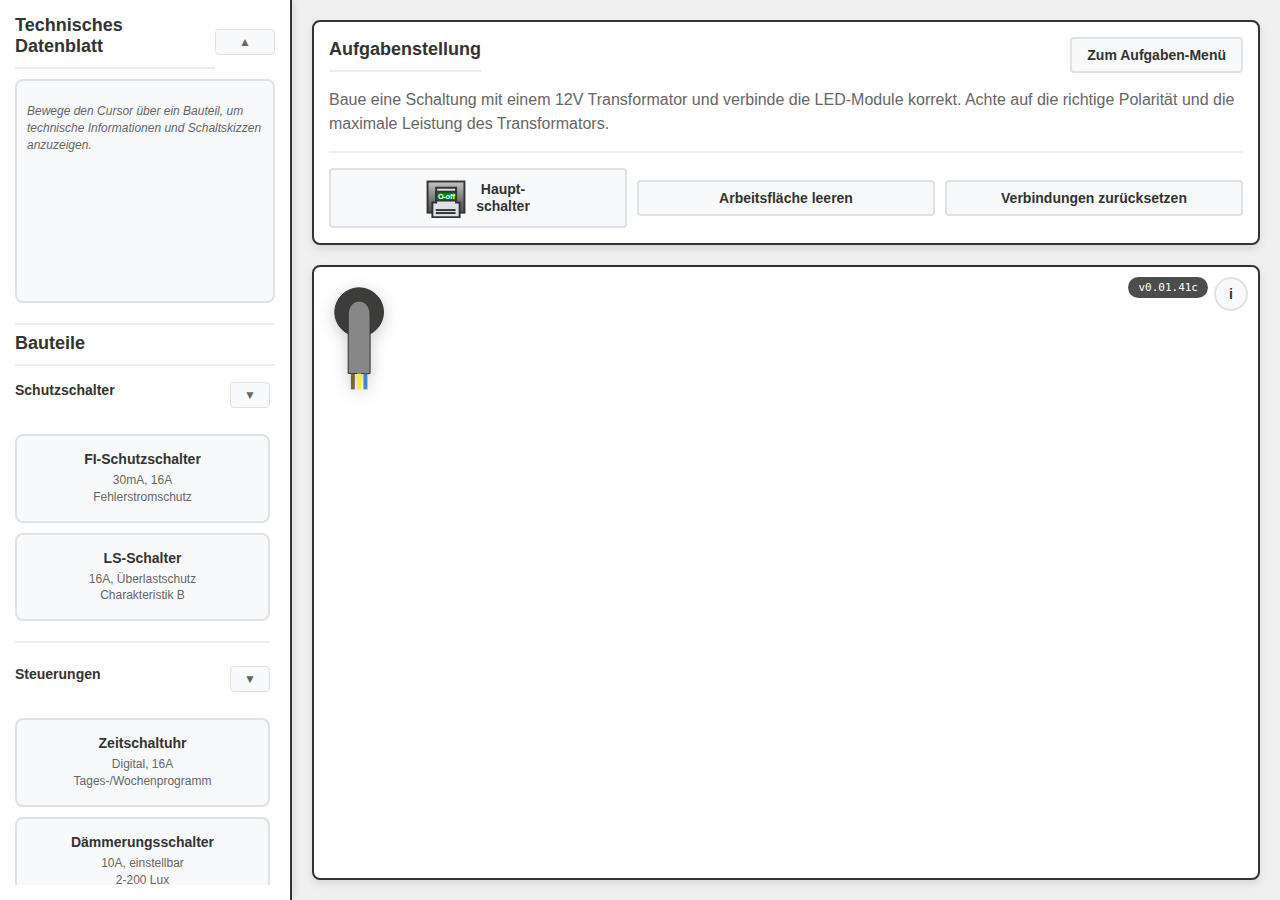
<file: index_MEILENSTEIN_v0.01.41c_SCHOENE_VERBINDUNGEN.html>
<!DOCTYPE html>
<!-- 🚨 NOTFALL-CACHE-BUST: v0.01.40-FUNKTIONIERT-ES-JETZT-1753131847 -->
<html lang="de">
<head>
    <meta charset="UTF-8">
    <meta name="viewport" content="width=device-width, initial-scale=1.0">
            <title>🔧 SAUBERES BEZIER-SYSTEM 🔧 v0.01.41</title>
    <style>
        :root {
            /* Standard-Elektrofarben */
            --wire-brown: #683c11;           /* Phase L1 */
            --wire-blue: #1d71b8;            /* Neutral N */
            --wire-yellow-green: #ffed00;    /* Schutzleiter PE */
            --wire-black: #1d1d1b;           /* Allgemein/Minus */
            --wire-red: #e30613;             /* Plus/Phase */
            
            /* Standard-Materialien */
            --metal-dark: #3c3c3b;           /* Dunkles Metall */
            --metal-light: #878787;          /* Helles Metall */
            --plastic-light: #e8e8e8;        /* Heller Kunststoff */
            --plastic-dark: #9e9e9e;         /* Dunkler Kunststoff */
            --housing-white: #ffffff;        /* Weißes Gehäuse */
            --orange: #f39200;               /* Orange Anschlüsse */
            
            /* Interface-Farben */
            --font-family: Arial, sans-serif;
            --font-size-h1: 18px;
            --font-size-h2: 14px;
            --font-size-text: 16px;
            --font-size-small: 12px;
            --font-weight-h1: bold;
            --font-weight-h2: bold;
            --font-weight-text: normal;
            --font-weight-small: normal;
            --color-primary: #333;
            --color-secondary: #666;
            --color-light: #f8f9fa;
            --color-border: #dee2e6;
            --color-hover: #e8f5e8;
            --color-hover-border: #4CAF50;
            --color-background: #f0f0f0;
            --color-white: white;
            --color-success: #008800;
            --color-error: #cc0000;
            --color-warning: #856404;
            --color-success-bg: #e6ffe6;
            --color-error-bg: #ffe6e6;
            --color-warning-bg: #fff3cd;
            --spacing-xs: 5px;
            --spacing-sm: 8px;
            --spacing-md: 10px;
            --spacing-lg: 15px;
            --spacing-xl: 20px;
            --border-radius: 8px;
            --border-width: 2px;
            --border-color: #333;
            --box-shadow: 0 4px 8px rgba(0,0,0,0.1);
            --box-shadow-hover: 0 4px 12px rgba(76, 175, 80, 0.2);
            --svg-stroke-width: 2px;
        }

        body {
            font-family: var(--font-family);
            margin: 0;
            padding: 0;
            background: var(--color-background);
            display: flex;
            height: 100vh;
        }

        /* Typography */
        .text-h1 {
            font-size: var(--font-size-h1);
            font-weight: var(--font-weight-h1);
            color: var(--color-primary);
            margin: 0;
            padding-bottom: var(--spacing-md);
            border-bottom: var(--border-width) solid #eee;
        }

        .text-h2 {
            font-size: var(--font-size-h2);
            font-weight: var(--font-weight-h2);
            color: var(--color-primary);
            margin: 0;
        }

        .text-body {
            font-size: var(--font-size-text);
            font-weight: var(--font-weight-text);
            color: var(--color-secondary);
            line-height: 1.5;
            margin: 0;
        }

        .text-small {
            font-size: var(--font-size-small);
            font-weight: var(--font-weight-small);
            color: var(--color-secondary);
            line-height: 1.4;
        }

        /* Layout */
        .layout-container {
            display: flex;
            width: 100%;
            height: 100vh;
        }

        .sidebar-left {
            width: 260px;
            background: var(--color-white);
            border-right: var(--border-width) solid var(--border-color);
            padding: var(--spacing-lg);
            box-shadow: 2px 0 8px rgba(0,0,0,0.1);
            overflow: hidden;
            flex-shrink: 0;
            display: flex;
            flex-direction: column;
        }

        .main-area {
            flex: 1;
            display: flex;
            flex-direction: column;
            padding: var(--spacing-xl);
            min-width: 0;
        }

        /* Task Area */
        .task-area {
            background: var(--color-white);
            border: var(--border-width) solid var(--border-color);
            border-radius: var(--border-radius);
            padding: var(--spacing-lg);
            margin-bottom: var(--spacing-xl);
            box-shadow: var(--box-shadow);
            position: relative;
        }

        .task-header {
            display: flex;
            justify-content: space-between;
            align-items: center;
            margin-bottom: var(--spacing-lg);
        }

        .task-menu-btn {
            background: var(--color-light);
            color: var(--color-primary);
            border: var(--border-width) solid var(--color-border);
            padding: var(--spacing-sm) var(--spacing-lg);
            border-radius: 4px;
            cursor: pointer;
            transition: all 0.3s ease;
            font-size: var(--font-size-h2);
            font-weight: var(--font-weight-h2);
            font-family: var(--font-family);
            min-width: 120px;
        }

        .task-menu-btn:hover {
            border-color: var(--color-hover-border);
            background: var(--color-hover);
            transform: translateY(-1px);
        }

        /* Workspace */
        .workspace {
            flex: 1;
            background: var(--color-white);
            border: var(--border-width) solid var(--border-color);
            border-radius: var(--border-radius);
            position: relative;
            overflow: hidden;
            box-shadow: var(--box-shadow);
            min-height: 400px;
        }

        .workspace-info-btn {
            position: absolute;
            top: var(--spacing-md);
            right: var(--spacing-md);
            width: 30px;
            height: 30px;
            background: var(--color-light);
            border: var(--border-width) solid var(--color-border);
            border-radius: 50%;
            display: flex;
            align-items: center;
            justify-content: center;
            cursor: pointer;
            transition: all 0.3s ease;
            font-size: var(--font-size-h2);
            font-weight: bold;
            color: var(--color-primary);
            z-index: 100;
        }

        .workspace-info-btn:hover {
            border-color: var(--color-hover-border);
            background: var(--color-hover);
            transform: scale(1.1);
        }

        .version-display {
            position: absolute;
            top: var(--spacing-md);
            right: 50px;
            background: rgba(0,0,0,0.7);
            color: white;
            padding: 4px 10px;
            border-radius: 12px;
            font-size: 11px;
            font-family: monospace;
            z-index: 95;
            pointer-events: none;
        }

        .info-tooltip {
            position: absolute;
            top: 45px;
            right: -10px;
            width: 320px;
            max-height: 500px;
            background: var(--color-white);
            border: var(--border-width) solid var(--color-border);
            border-radius: var(--border-radius);
            padding: var(--spacing-lg);
            box-shadow: var(--box-shadow);
            opacity: 0;
            visibility: hidden;
            transition: all 0.3s ease;
            z-index: 1001;
            color: var(--color-primary);
            font-size: var(--font-size-small);
            overflow-y: auto;
        }

        .workspace-info-btn:hover + .info-tooltip,
        .info-tooltip:hover {
            opacity: 1;
            visibility: visible;
        }

        .info-category {
            margin-bottom: var(--spacing-lg);
        }

        .info-category:last-child {
            margin-bottom: 0;
        }

        .info-category-title {
            font-size: var(--font-size-h2);
            font-weight: var(--font-weight-h2);
            color: var(--color-primary);
            margin-bottom: var(--spacing-sm);
            border-bottom: 1px solid #eee;
            padding-bottom: var(--spacing-xs);
        }

        .info-rule {
            font-size: var(--font-size-small);
            color: var(--color-secondary);
            margin-bottom: var(--spacing-xs);
            line-height: 1.4;
        }

        .info-rule:last-child {
            margin-bottom: 0;
        }

        /* Components Section */
        .components-section {
            flex: 1;
            min-height: 0;
            display: flex;
            flex-direction: column;
        }

        .components-header {
            flex-shrink: 0;
            margin-bottom: var(--spacing-sm);
        }

        .components-list {
            flex: 1;
            overflow-y: auto;
            padding-right: var(--spacing-xs);
        }

        /* Datasheet Section */
        .datasheet-section {
            flex-shrink: 0;
            height: 300px;
            display: flex;
            flex-direction: column;
            border-bottom: var(--border-width) solid #eee;
            padding-bottom: var(--spacing-sm);
            margin-bottom: var(--spacing-sm);
        }

        .datasheet-header {
            flex-shrink: 0;
            margin-bottom: var(--spacing-md);
            display: flex;
            justify-content: space-between;
            align-items: center;
        }

        .datasheet-toggle {
            background: var(--color-light);
            border: 1px solid var(--color-border);
            border-radius: 4px;
            padding: var(--spacing-xs) var(--spacing-sm);
            cursor: pointer;
            transition: all 0.3s ease;
            font-size: var(--font-size-small);
            color: var(--color-secondary);
            min-width: 60px;
            text-align: center;
        }

        .datasheet-toggle:hover {
            border-color: var(--color-hover-border);
            background: var(--color-hover);
        }

        .datasheet-section.collapsed {
            height: auto;
        }

        .datasheet-section.collapsed .datasheet-content {
            display: none;
        }

        .technical-datasheet {
            flex-shrink: 0;
        }

        .datasheet-content {
            height: 200px;
            overflow-y: auto;
            padding: var(--spacing-md) 0;
            border: var(--border-width) solid var(--color-border);
            border-radius: var(--border-radius);
            padding: var(--spacing-md);
            background: var(--color-light);
        }

        /* Component Items */
        .component-item {
            background: var(--color-light);
            border: var(--border-width) solid var(--color-border);
            border-radius: var(--border-radius);
            padding: var(--spacing-lg);
            margin: var(--spacing-md) 0;
            cursor: grab;
            transition: all 0.3s ease;
            text-align: center;
        }

        .component-item:hover {
            border-color: var(--color-hover-border);
            background: var(--color-hover);
            transform: translateY(-2px);
            box-shadow: var(--box-shadow-hover);
        }

        .component-item:active {
            cursor: grabbing;
            transform: translateY(0);
        }

        .component-name {
            margin-bottom: var(--spacing-xs);
        }

        .component-category {
            border-bottom: var(--border-width) solid #eee;
            padding-bottom: var(--spacing-md);
            margin-bottom: var(--spacing-lg);
        }
        
        .category-header {
            display: flex;
            align-items: center;
            justify-content: space-between;
            padding: 8px 0;
            margin-bottom: 8px;
        }
        
        .category-toggle {
            background: var(--color-light);
            border: 1px solid var(--color-border);
            border-radius: 4px;
            padding: var(--spacing-xs) var(--spacing-sm);
            cursor: pointer;
            transition: all 0.3s ease;
            font-size: var(--font-size-small);
            color: var(--color-secondary);
            min-width: 40px;
            text-align: center;
        }
        
        .category-toggle:hover {
            border-color: var(--color-hover-border);
            background: var(--color-hover);
        }
        
        .category-toggle.collapsed {
            transform: rotate(-90deg);
        }
        
        .category-content {
            max-height: 1000px;
            overflow: hidden;
            transition: max-height 0.3s ease, padding 0.3s ease;
            padding: 0;
        }
        
        .category-content.collapsed {
            max-height: 0;
            padding: 0;
        }

        .category-title {
            margin-bottom: var(--spacing-md);
        }

        /* Buttons */
        .btn {
            background: var(--color-light);
            color: var(--color-primary);
            border: var(--border-width) solid var(--color-border);
            padding: var(--spacing-sm) var(--spacing-lg);
            border-radius: 4px;
            cursor: pointer;
            margin: var(--spacing-xs);
            transition: all 0.3s ease;
            font-size: var(--font-size-h2);
            font-weight: var(--font-weight-h2);
            font-family: var(--font-family);
            min-width: 120px;
        }

        .btn:hover {
            border-color: var(--color-hover-border);
            background: var(--color-hover);
            transform: translateY(-1px);
        }

        .btn:active {
            transform: translateY(0);
        }

        .btn:disabled {
            background: #ccc;
            cursor: not-allowed;
            border-color: #ccc;
            transform: none;
        }

        /* Function Controls */
        .function-controls {
            display: flex;
            gap: var(--spacing-md);
            margin-top: var(--spacing-lg);
            padding-top: var(--spacing-lg);
            border-top: var(--border-width) solid #eee;
            justify-content: flex-start;
            align-items: center;
        }

        .function-controls .btn {
            margin: 0;
            display: flex;
            align-items: center;
            gap: var(--spacing-md);
            flex: 1;
            justify-content: center;
            min-width: 0;
        }

        .power-icon {
            width: 40px;
            height: 40px;
            flex-shrink: 0;
        }

        .power-icon svg {
            width: 100%;
            height: 100%;
        }

        .btn-text {
            display: flex;
            flex-direction: column;
            line-height: 1.2;
        }

        /* Component States */
        .component {
            position: absolute;
            cursor: move;
            user-select: none;
            transition: border 0.3s ease;
            border: 0px solid transparent; /* KEIN Border im Normalzustand */
            display: inline-block; /* Container passt sich an SVG-Größe an */
            box-sizing: border-box; /* Border ist in der Größe enthalten */
            line-height: 0; /* Verhindert line-height Einfluss auf inline-block */
            vertical-align: top; /* Verhindert baseline Alignment */
        }

        .component:hover {
            outline: var(--border-width) solid var(--color-hover-border);
            outline-offset: 2px;
            box-shadow: 0 0 8px rgba(76, 175, 80, 0.3);
        }

        .component.dragging {
            z-index: 1000;
            outline: var(--border-width) solid #FF9800;
            outline-offset: 2px;
            box-shadow: 0 0 12px rgba(255, 152, 0, 0.5);
        }

        .component.selected {
            outline: 2px solid #4CAF50 !important;
            outline-offset: 2px !important;
            box-shadow: 0 0 8px rgba(76, 175, 80, 0.5) !important;
        }

        .component.dragging {
            z-index: 1000 !important;
            opacity: 0.8 !important;
            cursor: grabbing !important;
            outline: 2px solid #FF9800 !important;
            outline-offset: 2px !important;
            box-shadow: 0 0 12px rgba(255, 152, 0, 0.5) !important;
        }

        .component {
            transition: transform 0.3s ease !important;
            transform-origin: center center !important;
        }

        /* Power Source */
        .power-source {
            position: absolute;
            top: var(--spacing-xl);
            left: var(--spacing-xl);
            background: transparent;
            border: none;
            border-radius: var(--border-radius);
            padding: 0;
            color: var(--color-warning);
            box-shadow: none;
            font-size: var(--font-size-h2);
            font-weight: var(--font-weight-h2);
        }

        .power-source svg {
            filter: drop-shadow(0 4px 8px rgba(0,0,0,0.2));
        }

        /* Connection System */
        .connection-point {
            cursor: crosshair;
            transition: all 0.3s ease;
        }

        .connection-point:hover {
            transform: scale(1.5);
            opacity: 1 !important;
        }

        .connection-point.dragging-connection {
            opacity: 1 !important;
            transform: scale(1.8);
        }

        .connection-socket { 
            fill: #888; 
            stroke: #666; 
            stroke-width: 1; 
            cursor: crosshair; 
            transition: all 0.3s; 
            opacity: 0.7; 
        }

        .connection-socket:hover { 
            opacity: 1; 
            transform: scale(1.3); 
            fill: #4CAF50;
        }

        .connection-line {
            stroke-width: 3;
            cursor: pointer;
            transition: all 0.3s;
            opacity: 0.8;
        }

        .connection-line:hover {
            opacity: 1;
            stroke-width: 4;
            filter: drop-shadow(0 0 3px currentColor);
        }

        .connection-area {
            cursor: crosshair;
            transition: all 0.3s;
            opacity: 0;
        }

        .connection-area:hover {
            opacity: 0.2;
            fill: #4CAF50;
        }

        .connection-area:hover + .connection-visual {
            opacity: 1;
            transform: scale(1.3);
            filter: drop-shadow(0 0 5px #4CAF50);
        }

        .connection-visual {
            transition: all 0.3s;
            opacity: 0.8;
        }

        /* Bezier Connections */
        .bezier-connection {
            fill: none;
            stroke-width: 3;
            opacity: 1;
            cursor: pointer;
            transition: all 0.3s ease;
            opacity: 0.9;
            pointer-events: all;
            stroke-width: 4;
        }

        .bezier-connection:hover {
            opacity: 1;
            stroke-width: 6;
            filter: drop-shadow(0 0 5px currentColor);
        }

        .bezier-connection.red-wire {
            stroke: #ff0000;
        }

        .bezier-connection.black-wire {
            stroke: #000000;
        }

        /* LED Cables */
        .led-cable {
            fill: none;
            stroke-width: 3;
            pointer-events: none;
        }

        .led-cable.plus {
            stroke: #ff0000;
        }

        .led-cable.minus {
            stroke: #000000;
        }

        .temp-line {
            stroke: #888;
            stroke-width: 2;
            stroke-dasharray: 5,5;
            opacity: 0.7;
        }

        /* Dragging Component */
        .dragging-component {
            position: fixed;
            pointer-events: none;
            z-index: 1000;
            opacity: 0.8;
        }

        /* LED Module */
        .led-module-svg {
            width: auto;
            height: 30px;
        }

        /* Transformer Module */
        .transformer-svg {
            width: auto;
            height: 45px; /* Trafos sind höher als LEDs */
        }

        /* Mobile Terminal */
        .mobile-terminal-svg {
            width: auto;
            height: 50px; /* Groß genug für Klemme + Anschlusspunkte */
        }

        /* Transformer Styles */
        .trafo-housing { 
            fill: #e8e8e8; 
            stroke: #1d1d1b; 
            stroke-width: 2; 
        }
        
        .trafo-text { 
            fill: #1d1d1b; 
            font-family: Arial, sans-serif; 
            font-size: 8px; 
        }
        
        .trafo-label { 
            fill: #1d1d1b; 
            font-family: Arial, sans-serif; 
            font-size: 6px; 
        }



        /* Info Box */
        .info-box {
            margin-top: var(--spacing-lg);
            padding: var(--spacing-lg);
            background: var(--color-light);
            border-radius: var(--border-radius);
            border: 1px solid var(--color-border);
        }

        .info-box h4 {
            margin-top: 0;
            color: var(--color-primary);
            font-size: var(--font-size-h2);
            font-weight: var(--font-weight-h2);
        }

        .info-box p {
            margin-bottom: var(--spacing-sm);
        }

        .info-box p:last-child {
            margin-bottom: 0;
        }

        /* LED States - JavaScript + CSS Hybrid */
        .state-off .cls-5, 
        .state-off .led24-center {
            fill: #ddd !important;
        }

        .state-on .cls-5, 
        .state-on .led24-center {
            fill: #ffff00 !important;
        }

        .state-blinking .cls-5, 
        .state-blinking .led24-center {
            fill: #ffff00 !important;
        }

        .state-broken .cls-5, 
        .state-broken .led24-center {
            fill: #1a1a1a !important;
        }

        .state-overloaded .cls-5, 
        .state-overloaded .led24-center {
            fill: #e91e63 !important;
        }



        /* Live Power Tooltip */
        .power-tooltip {
            position: absolute;
            background: rgba(0, 0, 0, 0.9);
            color: white;
            padding: 8px 12px;
            border-radius: 6px;
            font-size: 14px;
            font-weight: bold;
            pointer-events: none;
            z-index: 1000;
            white-space: nowrap;
            border: 2px solid #ffa500;
            box-shadow: 0 4px 12px rgba(0, 0, 0, 0.3);
            transform: translate(-50%, -120%);
        }
        
        .power-tooltip.overloaded {
            border-color: #ff0000;
            background: rgba(255, 0, 0, 0.9);
            animation: pulse-warning 1s infinite;
        }
        
        @keyframes pulse-warning {
            0%, 100% { opacity: 0.9; }
            50% { opacity: 1.0; }
        }

        /* Connection States */
        .connection-socket.connected,
        .connection-line.connected {
            opacity: 0 !important;
            pointer-events: none;
        }

        /* === LED FOUNDATION SVG STANDARDS v1.0 === */

        /* Standard Elektro-Farben */
        .std-wire-plus { stroke: var(--wire-red); fill: none; stroke-width: 3; }
        .std-wire-minus { stroke: var(--wire-black); fill: none; stroke-width: 3; }
        .std-wire-phase { stroke: var(--wire-brown); fill: none; stroke-width: 3; }
        .std-wire-neutral { stroke: var(--wire-blue); fill: none; stroke-width: 3; }
        .std-wire-earth { stroke: var(--wire-yellow-green); fill: none; stroke-width: 3; }

        /* Standard Material-Farben */
        .std-housing-light { fill: var(--plastic-light); stroke: var(--color-primary); stroke-width: 1; }
        .std-housing-dark { fill: var(--plastic-dark); stroke: var(--color-primary); stroke-width: 1; }
        .std-metal-light { fill: var(--metal-light); stroke: var(--color-primary); stroke-width: 1; }
        .std-metal-dark { fill: var(--metal-dark); stroke: var(--color-primary); stroke-width: 1; }
        .std-led-off { fill: #ccc; stroke: var(--color-primary); stroke-width: 1; }

        /* Standard Strichstärken */
        .std-hairline { stroke-width: 0.5; }
        .std-thin { stroke-width: 1; }
        .std-cable { stroke-width: 3; }
        .std-connection { stroke-width: 3; }
        .std-thick { stroke-width: 5; }

        /* Standard Text */
        .std-text { fill: var(--color-primary); font-family: Arial, sans-serif; stroke: none; }
        .std-text-small { font-size: 6px; }
        .std-text-medium { font-size: 8px; }
        .std-text-large { font-size: 10px; }
        
        /* Visual Cable Hiding */
        .visual-cable {
            transition: opacity 0.3s ease;
        }
        
        /* Schaltskizze Standards */
        .schematic-line { 
            fill: none; 
            stroke: #1d1d1b; 
            stroke-width: 2; 
            stroke-miterlimit: 10; 
        }
        .schematic-fill-black { 
            fill: #1d1d1b; 
        }
        .schematic-fill-white { 
            fill: #fff; 
            stroke: #1d1d1b; 
            stroke-width: 2; 
            stroke-miterlimit: 10; 
        }
        .schematic-container {
            margin: 10px 0;
            text-align: center;
        }
        .schematic-text {
            fill: #1d1d1b;
            font-family: Arial, sans-serif;
            font-size: 12px;
            font-weight: normal;
        }
        .schematic-text-small {
            fill: #1d1d1b;
            font-family: Arial, sans-serif;
            font-size: 9px;
            font-weight: normal;
        }
        .schematic-dashed {
            stroke-dasharray: 2 2;
        }
        .schematic-fill-black { 
            fill: #1d1d1b; 
        }
        .schematic-fill-white { 
            fill: #fff; 
            stroke: #1d1d1b; 
            stroke-width: 1; 
            stroke-miterlimit: 10; 
        }
        .schematic-fill-none { 
            fill: none; 
            stroke: #1d1d1b; 
            stroke-width: 1; 
            stroke-miterlimit: 10; 
        }

        /* Connection Line Hover Effects */
        .connection-line {
            stroke-width: 4;
            cursor: pointer;
            transition: all 0.3s;
            opacity: 0.8;
            fill: none;
        }

        .connection-line:hover {
            opacity: 1;
            stroke-width: 6;
            filter: drop-shadow(0 0 3px currentColor);
        }

        /* ===== SICHERHEITS-FUNKEN EFFEKT ===== */
        .electrical-danger-overlay {
            position: fixed;
            top: 0;
            left: 0;
            width: 100vw;
            height: 100vh;
            background: rgba(255, 0, 0, 0.1);
            z-index: 10000;
            pointer-events: none;
            animation: danger-flash 0.5s ease-out;
        }

        @keyframes danger-flash {
            0% { 
                background: rgba(255, 255, 0, 0.8);
                box-shadow: inset 0 0 50px rgba(255, 255, 0, 0.8);
            }
            25% { 
                background: rgba(255, 0, 0, 0.6);
                box-shadow: inset 0 0 100px rgba(255, 0, 0, 0.6);
            }
            50% { 
                background: rgba(255, 255, 255, 0.9);
                box-shadow: inset 0 0 150px rgba(255, 255, 255, 0.9);
            }
            75% { 
                background: rgba(255, 0, 0, 0.4);
                box-shadow: inset 0 0 100px rgba(255, 0, 0, 0.4);
            }
            100% { 
                background: rgba(255, 0, 0, 0);
                box-shadow: inset 0 0 0px rgba(255, 0, 0, 0);
            }
        }

        .spark-effect {
            position: absolute;
            width: 20px;
            height: 20px;
            background: radial-gradient(circle, #ffff00 0%, #ff6600 50%, transparent 100%);
            border-radius: 50%;
            animation: spark-burst 0.3s ease-out;
            pointer-events: none;
            z-index: 9999;
        }

        @keyframes spark-burst {
            0% {
                transform: scale(0);
                opacity: 1;
                box-shadow: 0 0 10px #ffff00;
            }
            50% {
                transform: scale(3);
                opacity: 0.8;
                box-shadow: 0 0 30px #ff6600;
            }
            100% {
                transform: scale(6);
                opacity: 0;
                box-shadow: 0 0 50px #ff0000;
            }
        }

        .electrical-warning-message {
            position: fixed;
            top: 50%;
            left: 50%;
            transform: translate(-50%, -50%);
            background: rgba(255, 0, 0, 0.95);
            color: white;
            padding: 20px 30px;
            border-radius: 10px;
            font-size: 18px;
            font-weight: bold;
            text-align: center;
            z-index: 10001;
            border: 3px solid #ffff00;
            box-shadow: 0 0 20px rgba(255, 0, 0, 0.8);
            animation: warning-shake 0.5s ease-out;
        }

        @keyframes warning-shake {
            0%, 100% { transform: translate(-50%, -50%); }
            10% { transform: translate(-48%, -50%); }
            20% { transform: translate(-52%, -50%); }
            30% { transform: translate(-48%, -50%); }
            40% { transform: translate(-52%, -50%); }
            50% { transform: translate(-50%, -52%); }
            60% { transform: translate(-50%, -48%); }
            70% { transform: translate(-50%, -52%); }
            80% { transform: translate(-50%, -48%); }
            90% { transform: translate(-50%, -50%); }
        }



        .connection-socket {
            fill: #4CAF50;
            stroke: #333;
            stroke-width: 1;
            cursor: pointer;
            opacity: 0.7;
            transition: all 0.3s;
        }

        .connection-socket:hover { 
            opacity: 1; 
            transform: scale(1.3); 
            fill: #4CAF50;
        }



        /* Wire Type Colors for Power Source */
        .connection-line.std-wire-plus { stroke: var(--wire-red); }
        .connection-line.std-wire-minus { stroke: var(--wire-black); }
        .connection-line.std-wire-phase { stroke: var(--wire-brown); }
        .connection-line.std-wire-neutral { stroke: var(--wire-blue); }
        .connection-line.std-wire-earth { stroke: var(--wire-yellow-green); }
        
        /* Component States */
        .component-broken {
            filter: brightness(0.3) !important;
            opacity: 0.7 !important;
        }
        
        .component-broken .trafo-housing {
            fill: #333 !important;
            stroke: #666 !important;
        }

        .wire-hover-area.std-wire-plus { color: var(--wire-red); }
        .wire-hover-area.std-wire-minus { color: var(--wire-black); }
        .wire-hover-area.std-wire-phase { color: var(--wire-brown); }
        .wire-hover-area.std-wire-neutral { color: var(--wire-blue); }
        .wire-hover-area.std-wire-earth { color: var(--wire-yellow-green); }

        /* Standard Gradients für Schalter */
        .std-gradient-off {
            stop-color: var(--color-border);
        }

        .std-gradient-on {
            stop-color: var(--color-success);
        }
    </style>
</head>
<body>
    <div class="layout-container">
        <div class="sidebar-left">
            <div class="datasheet-section" id="datasheet-section">
                <div class="datasheet-header">
                    <h3 class="text-h1">Technisches Datenblatt</h3>
                    <button class="datasheet-toggle" onclick="toggleDatasheet()" id="datasheet-toggle">
                        ▲
                    </button>
                </div>
                
                <div class="technical-datasheet">
                    <div class="datasheet-content" id="datasheet-content-wrapper">
                        <div id="datasheet-content" class="text-small">
                            <p><em>Bewege den Cursor über ein Bauteil, um technische Informationen und Schaltskizzen anzuzeigen.</em></p>
                        </div>
                    </div>
                </div>
            </div>
            
            <div class="components-section">
                <div class="components-header">
                    <h2 class="text-h1">Bauteile</h2>
                </div>
                
                <div class="components-list">
                    <div class="component-category">
                        <div class="category-header">
                            <span class="category-title text-h2">Schutzschalter</span>
                            <button class="category-toggle" onclick="toggleCategory('schutzschalter')" id="toggle-schutzschalter">▼</button>
                        </div>
                        <div class="category-content" id="category-schutzschalter">
                        <div class="component-item" data-component-type="fi-schalter">
                            <div class="component-name text-h2">FI-Schutzschalter</div>
                            <div class="component-specs text-small">
                                30mA, 16A<br>
                                Fehlerstromschutz
                            </div>
                        </div>
                        <div class="component-item" data-component-type="ls-schalter">
                            <div class="component-name text-h2">LS-Schalter</div>
                            <div class="component-specs text-small">
                                16A, Überlastschutz<br>
                                Charakteristik B
                            </div>
                        </div>
                        </div>
                    </div>
                    
                    <div class="component-category">
                        <div class="category-header">
                            <span class="category-title text-h2">Steuerungen</span>
                            <button class="category-toggle" onclick="toggleCategory('steuerungen')" id="toggle-steuerungen">▼</button>
                        </div>
                        <div class="category-content" id="category-steuerungen">
                        <div class="component-item" data-component-type="zeitschaltuhr">
                            <div class="component-name text-h2">Zeitschaltuhr</div>
                            <div class="component-specs text-small">
                                Digital, 16A<br>
                                Tages-/Wochenprogramm
                            </div>
                        </div>
                        <div class="component-item" data-component-type="daemmerungsschalter">
                            <div class="component-name text-h2">Dämmerungsschalter</div>
                            <div class="component-specs text-small">
                                10A, einstellbar<br>
                                2-200 Lux
                            </div>
                        </div>
                        </div>
                    </div>
                    
                    <div class="component-category">
                        <div class="category-header">
                            <span class="category-title text-h2">Transformatoren</span>
                            <button class="category-toggle" onclick="toggleCategory('transformatoren')" id="toggle-transformatoren">▼</button>
                        </div>
                        <div class="category-content" id="category-transformatoren">
                        <div class="component-item" data-component-type="trafo-12v-40w">
                            <div class="component-name text-h2">Trafo 12V</div>
                            <div class="component-specs text-small">
                                Eingang: 230V AC<br>
                                Ausgang: 12V DC, 40W
                            </div>
                        </div>
                        <div class="component-item" data-component-type="trafo-24v-60w">
                            <div class="component-name text-h2">Trafo 24V</div>
                            <div class="component-specs text-small">
                                Eingang: 230V AC<br>
                                Ausgang: 24V DC, 60W
                            </div>
                        </div>
                        <div class="component-item" data-component-type="trafo-12v-3w">
                            <div class="component-name text-h2" style="color: #ff6b6b;">Trafo 12V Mini</div>
                            <div class="component-specs text-small">
                                Eingang: 230V AC<br>
                                Ausgang: 12V DC, <strong style="color: #ff6b6b;">3W</strong>
                            </div>
                        </div>
                        </div>
                    </div>
                    
                    <div class="component-category">
                        <div class="category-header">
                            <span class="category-title text-h2">Kabel</span>
                            <button class="category-toggle" onclick="toggleCategory('kabel')" id="toggle-kabel">▼</button>
                        </div>
                        <div class="category-content" id="category-kabel">
                        <div class="component-item" data-component-type="kabel-flexibel-sw">
                            <div class="component-name text-h2">Flexibles Kabel sw</div>
                            <div class="component-specs text-small">
                                1 mm², schwarz<br>
                                bis 24V, 100W
                            </div>
                        </div>
                        </div>
                    </div>
                    
                    <div class="component-category">
                        <div class="category-header">
                            <span class="category-title text-h2">Kabelverbindungen</span>
                            <button class="category-toggle" onclick="toggleCategory('kabelverbindungen')" id="toggle-kabelverbindungen">▼</button>
                        </div>
                        <div class="category-content" id="category-kabelverbindungen">
                        <div class="component-item" data-component-type="klemme-mobil-3l">
                            <div class="component-name text-h2">Mobile Klemme 3L</div>
                            <div class="component-specs text-small">
                                0,08-2,5 mm²<br>
                                400V, 32A
                            </div>
                        </div>
                        </div>
                    </div>
                    
                    <div class="component-category">
                        <div class="category-header">
                            <span class="category-title text-h2">Entwickler</span>
                            <button class="category-toggle" onclick="toggleCategory('entwickler')" id="toggle-entwickler">▼</button>
                        </div>
                        <div class="category-content" id="category-entwickler">
                        <div class="component-item" data-component-type="dev-placeholder">
                            <div class="component-name text-h2" style="color: #888;">Platzhalter</div>
                            <div class="component-specs text-small">
                                Für zukünftige<br>
                                Entwicklungen
                            </div>
                        </div>
                        </div>
                    </div>
                    
                    <div class="component-category">
                        <div class="category-header">
                            <span class="category-title text-h2">LED-Module</span>
                            <button class="category-toggle" onclick="toggleCategory('led-module')" id="toggle-led-module">▼</button>
                        </div>
                        <div class="category-content" id="category-led-module">
                        <div class="component-item" data-component-type="led-12v-1.2w">
                            <div class="component-name text-h2">LED-Modul 12V-1,2W-WW</div>
                            <div class="component-specs text-small">
                                1,2W, Warmweiß<br>
                                12V DC, 3x LED
                            </div>
                        </div>
                        <div class="component-item" data-component-type="led-24v-5w">
                            <div class="component-name text-h2">LED-Modul 24V</div>
                            <div class="component-specs text-small">
                                5W, Warmweiß<br>
                                24V DC
                            </div>
                        </div>
                        </div>
                    </div>
                </div>
            </div>
        </div>
        
        <div class="main-area">
            <div class="task-area">
                <div class="task-header">
                    <h3 class="text-h1">Aufgabenstellung</h3>
                    <button class="task-menu-btn" onclick="openTaskMenu()">
                        Zum Aufgaben-Menü
                    </button>
                </div>
                
                <p class="text-body">
                    Baue eine Schaltung mit einem 12V Transformator und verbinde die LED-Module korrekt. 
                    Achte auf die richtige Polarität und die maximale Leistung des Transformators.
                </p>
                
                <div class="function-controls">
                    <button id="powerBtn" class="btn" onclick="togglePower()">
                        <span class="power-icon">
                            <svg id="power-icon" viewBox="0 0 21.74 22.48" xmlns="http://www.w3.org/2000/svg">
                                <defs>
                                    <linearGradient id="powerGradientOff" x1="0%" y1="0%" x2="100%" y2="0%">
                                        <stop offset="0%" style="stop-color:var(--color-border);stop-opacity:1" />
                                        <stop offset="3%" style="stop-color:#c1c1c1;stop-opacity:1" />
                                        <stop offset="44%" style="stop-color:#888887;stop-opacity:1" />
                                        <stop offset="75%" style="stop-color:#646463;stop-opacity:1" />
                                        <stop offset="92%" style="stop-color:#575756;stop-opacity:1" />
                                    </linearGradient>
                                </defs>
                                <rect fill="url(#powerGradientOff)" stroke="var(--color-primary)" stroke-width="1.1" stroke-miterlimit="10"
                                      x="2.13" y=".34" width="17.49" height="20.74" transform="translate(21.58 -.16) rotate(90)"/>
                                <g>
                                    <g>
                                        <polygon fill="var(--color-border)" stroke="var(--color-primary)" stroke-width="1.1" stroke-miterlimit="10"
                                                 points="16.53 13.82 16.53 5.43 5.36 5.43 5.36 13.82 3.22 13.82 3.22 21.98 18.52 21.98 18.52 13.82 16.53 13.82"/>
                                        <line fill="none" stroke="var(--color-primary)" stroke-width="1.1" stroke-miterlimit="10"
                                              x1="5.12" y1="19.7" x2="16.25" y2="19.7"/>
                                        <line fill="none" stroke="var(--color-primary)" stroke-width="1.1" stroke-miterlimit="10"
                                              x1="5.12" y1="18.02" x2="16.25" y2="18.02"/>
                                    </g>
                                    <rect fill="var(--color-success)" stroke="var(--color-primary)" stroke-width="1.1" stroke-miterlimit="10"
                                          x="5.36" y="7.68" width="11.18" height="4.98"/>
                                    <text fill="var(--color-white)" font-family="Arial, sans-serif" font-size="4.15px" 
                                          transform="translate(6.36 11.7)">
                                        <tspan x="0" y="0">O</tspan>
                                        <tspan x="2.92" y="0">-</tspan>
                                        <tspan x="4.27" y="0">off</tspan>
                                    </text>
                                </g>
                            </svg>
                        </span>
                        <span class="btn-text">
                            <span>Haupt-</span>
                            <span>schalter</span>
                        </span>
                    </button>
                    
                    <button class="btn" onclick="clearWorkspace()">
                        Arbeitsfläche leeren
                    </button>
                    
                    <button class="btn" onclick="resetConnections()">
                        Verbindungen zurücksetzen
                    </button>
                </div>
            </div>
            
            <div class="workspace" id="workspace">
                <div class="version-display">v0.01.41c</div>
                <div class="workspace-info-btn" id="info-btn">
                    i
                </div>
                <div class="info-tooltip" id="info-tooltip">
                    <div class="info-category">
                        <div class="info-category-title">Bauteile</div>
                        <div class="info-rule">• Aus Sidebar ziehen zum Platzieren</div>
                        <div class="info-rule">• Klick: Einzelnes Bauteil auswählen</div>
                        <div class="info-rule">• Strg + Klick: Mehrere Bauteile auswählen</div>
                        <div class="info-rule">• Rechteck aufziehen: Gruppenauswahl</div>
                        <div class="info-rule">• Doppelklick: 90° Drehung</div>
                        <div class="info-rule">• Ziehen: Ausgewählte Bauteile verschieben</div>
                        <div class="info-rule">• Entf-Taste: Ausgewählte Bauteile löschen</div>
                    </div>
                    
                    <div class="info-category">
                        <div class="info-category-title">Verbindungen</div>
                        <div class="info-rule">• Anschlusspunkte verbinden durch Klicken und Ziehen</div>
                        <div class="info-rule">• Klick auf Verbindung: Auswählen</div>
                        <div class="info-rule">• Entf-Taste: Ausgewählte Verbindung löschen</div>
                    </div>
                    
                    <div class="info-category">
                        <div class="info-category-title">Allgemein</div>
                        <div class="info-rule">• Klick ins Leere: Auswahl aufheben</div>
                        <div class="info-rule">• Esc-Taste: Alle Auswahlen aufheben</div>
                        <div class="info-rule">• Strg + Z: Rückgängig (geplant)</div>
                    </div>
                </div>
                
                <div class="power-source" id="power-source-svg">
                    <svg xmlns="http://www.w3.org/2000/svg" viewBox="0 0 50.29 115.10" width="50.29" height="115.10">
                        <defs>
                            <style>
                                .power-cls-4 {
                                    fill: #3c3c3b;
                                    stroke: #1d1d1b;
                                    stroke-width: 1.6px;
                                }
                                .power-cls-5 {
                                    fill: #878787;
                                }
                            </style>
                        </defs>
                        <g data-name="Ebene_1">
                            <!-- Gehäuse (×1.6 skaliert) -->
                            <circle class="std-metal-dark" cx="25.14" cy="25.14" r="24.34"/>
                            <path class="std-metal-light" d="M14.19,26.98c0-7.09,4.94-12.93,10.94-12.93s10.94,5.84,10.94,12.93v59.71l-21.87-.27c0-19.81,0-39.62-.01-59.43Z"/>
                        </g>
                        
                        <!-- Connection Points -->
                        <g data-name="connections">

                            
                            <!-- Connection Lines (Workspace-Koordinaten) -->
                            <line class="connection-line" 
                                  x1="18.83" y1="86.4" x2="18.83" y2="102.4" 
                                  stroke="#683c11"
                                  data-connection-type="output-line"
                                  data-connection-id="out-phase"
                                  data-wire-type="phase"
                                  data-voltage="230"
                                  data-bezier-start-x="38.83" data-bezier-start-y="105.4"
                                  data-bezier-direction="0,16,0,0"/>
                                  
                            <line class="connection-line" 
                                  x1="31.44" y1="86.4" x2="31.44" y2="102.4" 
                                  stroke="#1d71b8"
                                  data-connection-type="output-line"
                                  data-connection-id="out-neutral"
                                  data-wire-type="neutral"
                                  data-voltage="230"
                                  data-bezier-start-x="51.44" data-bezier-start-y="105.4"
                                  data-bezier-direction="0,16,0,0"/>
                                  
                            <line class="connection-line" 
                                  x1="25.09" y1="86.4" x2="25.09" y2="102.4" 
                                  stroke="#ffed00"
                                  data-connection-type="output-line"
                                  data-connection-id="out-earth"
                                  data-wire-type="earth"
                                  data-voltage="230"
                                  data-bezier-start-x="45.09" data-bezier-start-y="105.4"
                                  data-bezier-direction="0,16,0,0"/>
                        </g>
                    </svg>
                </div>
                
                <svg id="connectionSvg" style="position: absolute; top: 0; left: 0; width: 100%; height: 100%; pointer-events: none; z-index: 1500;">
                </svg>
            </div>
        </div>
    </div>

    <script>
        // ===== CIRCUIT SIMULATION ENGINE =====

        // Globale Variablen
        let systemPower = false;
        let connections = [];
        let components = [];

        // Komponenten-Typen
        const ComponentTypes = {
            POWER_SOURCE: 'power-source',
            TRANSFORMER_12V: 'trafo-12v-40w',
            TRANSFORMER_24V: 'trafo-24v-60w',
            TRANSFORMER_12V_3W: 'trafo-12v-3w',
            LED_12V_1_2W: 'led-12v-1.2w',
            LED_12V: 'led-12v-3.5w',
            LED_24V: 'led-24v-5w',
            FI_SWITCH: 'fi-schalter',
            LS_SWITCH: 'ls-schalter',
            MOBILE_TERMINAL_3L: 'klemme-mobil-3l'
        };

        // Technische Spezifikationen
        const ComponentSpecs = {
            [ComponentTypes.POWER_SOURCE]: {
                voltage: 230,
                maxCurrent: 16,
                type: 'source'
            },
            [ComponentTypes.TRANSFORMER_12V]: {
                inputVoltage: 230,
                outputVoltage: 12,
                maxPower: 40,
                type: 'transformer'
            },
            [ComponentTypes.TRANSFORMER_24V]: {
                inputVoltage: 230,
                outputVoltage: 24,
                maxPower: 60,
                type: 'transformer'
            },
            [ComponentTypes.TRANSFORMER_12V_3W]: {
                inputVoltage: 230,
                outputVoltage: 12,
                maxPower: 3,
                type: 'transformer'
            },
            [ComponentTypes.LED_12V_1_2W]: {
                ratedVoltage: 12,
                power: 1.2,
                tolerance: 1.1,
                type: 'load'
            },
            [ComponentTypes.LED_12V]: {
                ratedVoltage: 12,
                power: 3.5,
                tolerance: 1.1,
                type: 'load'
            },
            [ComponentTypes.LED_24V]: {
                ratedVoltage: 24,
                power: 5,
                tolerance: 1.1,
                type: 'load'
            },
            [ComponentTypes.MOBILE_TERMINAL_3L]: {
                ratedVoltage: 400,
                power: 0,
                maxCurrent: 32,
                type: 'connector',
                terminals: 3
            }
        };

        // Zustände der Komponenten
        const ComponentStates = {
            OFF: 'off',
            ON: 'on',
            BLINKING: 'blinking',
            BROKEN: 'broken',
            OVERLOADED: 'overloaded'
        };

        // ===== COMPONENT STATE MACHINE =====
        class ComponentStateMachine {
            constructor(componentType, elementId) {
                this.type = componentType;
                this.elementId = elementId;
                this.state = ComponentStates.OFF;
                this.specs = ComponentSpecs[componentType];
                this.currentVoltage = 0;
                this.currentPower = 0;
                
                // Blink-Animation State
                this.blinkInterval = null;
                this.blinkState = true;
                

                
                // Initial state CSS setzen
                this.applyStateCSS();
                
                // Warte kurz bis SVG im DOM ist, dann färbe
                setTimeout(() => {
                    this.applyDynamicColors();
                }, 100);
            }
            
            updateState(voltage, current) {
                this.currentVoltage = voltage;
                this.currentPower = voltage * current;
                
                const previousState = this.state;
                
                // 🔧 BROKEN STATE: Überprüfe ob diese Komponente dauerhaft kaputt ist
                const componentState = window.circuit?.graph?.getComponentState?.(this.elementId);
                const isSystemPowered = window.systemPower || false;
                
                if (componentState === 'broken') {
                    // Kaputte LEDs bleiben kaputt - zeigen aber unterschiedlich je nach Hauptschalter
                    if (isSystemPowered) {
                        this.state = ComponentStates.BROKEN;
                        console.log(`💀 LED ${this.elementId}: Ist PERMANENT kaputt und Hauptschalter EIN → BROKEN`);
                    } else {
                        this.state = ComponentStates.OFF;
                        console.log(`🔧 LED ${this.elementId}: Ist PERMANENT kaputt, aber Hauptschalter AUS → OFF`);
                    }
                } else if (this.specs.type === 'load') {
                    // Nur nicht-kaputte LEDs können normal funktionieren
                    this.state = this.calculateLEDState(voltage);
                } else if (this.specs.type === 'transformer') {
                    this.state = this.calculateTransformerState();
                } else if (this.specs.type === 'connector') {
                    // Klemmen sind immer passiv - leiten Strom nur durch
                    this.state = ComponentStates.ON;
                }
                
                if (previousState !== this.state) {
                    this.animateStateChange();
                    this.updateBlinkAnimation();
                }
            }
            
            setState(newState) {
                const previousState = this.state;
                this.state = newState;
                
                if (previousState !== this.state) {
                    console.log(`🔄 ${this.elementId}: ${previousState} → ${newState}`);
                    this.animateStateChange();
                    this.updateBlinkAnimation();
                }
            }
            
            calculateLEDState(voltage) {
                if (voltage === 0) return ComponentStates.OFF;
                
                const ratedVoltage = this.specs.ratedVoltage;
                const tolerance = this.specs.tolerance;
                
                // Toleranz 1.1 = 110% zusätzlich, also Faktoren:
                const maxNormal = ratedVoltage * tolerance;        // 12V * 1.1 = 13.2V
                const maxBlink = ratedVoltage * (tolerance * 2);   // 12V * 2.2 = 26.4V  
                const minVoltage = ratedVoltage * 0.8;             // 12V * 0.8 = 9.6V (20% unter Nennspannung)
                
                debugLog(`🔍 LED State Calc: ${voltage}V für ${ratedVoltage}V LED`);
                console.log(`📊 Grenzen: ON>${minVoltage}V, BLINK>${maxNormal}V, BROKEN>${maxBlink}V`);
                
                if (voltage > maxBlink) {
                    console.log(`🔴 BROKEN: ${voltage}V > ${maxBlink}V`);
                    return ComponentStates.BROKEN;
                }
                
                if (voltage > maxNormal) {
                    console.log(`🟠 BLINKING: ${voltage}V > ${maxNormal}V`);
                    return ComponentStates.BLINKING;
                }
                
                if (voltage >= minVoltage) {
                    console.log(`🟡 ON: ${voltage}V >= ${minVoltage}V`);
                    return ComponentStates.ON;
                }
                
                console.log(`⚫ OFF: ${voltage}V < ${minVoltage}V`);
                return ComponentStates.OFF;
            }
            
            calculateTransformerState() {
                if (this.currentPower > this.specs.maxPower * 1.2) {
                    return ComponentStates.BROKEN;
                }
                if (this.currentPower > this.specs.maxPower) {
                    return ComponentStates.OVERLOADED;
                }
                return this.currentVoltage > 0 ? ComponentStates.ON : ComponentStates.OFF;
            }
            
            animateStateChange() {
                this.applyStateCSS();
                console.log(`${this.type} (${this.elementId}): ${this.state} (${this.currentVoltage}V, ${this.currentPower.toFixed(2)}W)`);
            }
            
            applyStateCSS() {
                const element = document.getElementById(this.elementId);
                if (!element) return;
                
                element.classList.remove('state-off', 'state-on', 'state-blinking', 'state-broken', 'state-overloaded');
                element.classList.add(`state-${this.state}`);
            }
            
            updateBlinkAnimation() {
                // Stoppe vorherige Blink-Animation
                if (this.blinkInterval) {
                    clearInterval(this.blinkInterval);
                    this.blinkInterval = null;
                }
                
                // Starte Blink-Animation nur bei BLINKING state
                if (this.state === ComponentStates.BLINKING) {
                    console.log(`🟠 Starte Blink-Animation für ${this.elementId}`);
                    this.blinkInterval = setInterval(() => {
                        this.blinkState = !this.blinkState;
                        console.log(`🔄 Blink ${this.elementId}: ${this.blinkState}`);
                        this.applyBlinkColors();
                    }, 500); // Blinkt alle 500ms wie im React-Code
                } else {
                    this.blinkState = true;
                    this.applyDynamicColors();
                }
            }
            
            applyBlinkColors() {
                const element = document.getElementById(this.elementId);
                if (!element) return;
                
                // Nur LEDs färben, nicht Trafos oder andere Komponenten
                if (this.specs.type !== 'load') return;
                
                const ledCenters = element.querySelectorAll('.cls-5, .led24-center');
                
                ledCenters.forEach((led, index) => {
                    const color = this.blinkState ? '#ffff00' : '#ddd';
                    const filter = this.blinkState ? this.getGlowEffect(this.state, true) : null;
                    
                    console.log(`🔄 Blink LED ${index}: ${color}, Filter: ${filter}`);
                    
                    led.style.setProperty('fill', color, 'important');
                    
                    if (filter) {
                        led.style.filter = filter;
                        led.setAttribute('filter', filter);
                    } else {
                        led.style.filter = '';
                        led.removeAttribute('filter');
                    }
                });
            }
            
            applyDynamicColors() {
                const element = document.getElementById(this.elementId);
                if (!element) {
                    console.log(`❌ Element nicht gefunden: ${this.elementId}`);
                    return;
                }
                
                // Nur LEDs färben, nicht Trafos oder andere Komponenten
                if (this.specs.type !== 'load') {
                    return;
                }
                
                console.log(`🎨 Setze LED State für ${this.elementId}: ${this.state}`);
                
                // Für statische States (nicht BLINKING) nur CSS-Klassen verwenden
                if (this.state !== ComponentStates.BLINKING) {
                    const ledCenters = element.querySelectorAll('.cls-5, .led24-center');
                    ledCenters.forEach((led, index) => {
                        const filter = this.getGlowEffect(this.state, true);
                        
                        if (filter) {
                            led.style.filter = filter;
                            led.setAttribute('filter', filter);
                        } else {
                            led.style.filter = '';
                            led.removeAttribute('filter');
                        }
                    });
                }
            }
            
            getLedColor(state, isBlinking) {
                switch (state) {
                    case ComponentStates.OFF:
                        return '#ddd'; // Grau (aus)
                    case ComponentStates.ON:
                        return '#ffff00'; // Gelb (an)
                    case ComponentStates.BLINKING:
                        return isBlinking ? '#ffff00' : '#ddd'; // Gelb blinkend
                    case ComponentStates.BROKEN:
                        return '#1a1a1a'; // Schwarz (kaputt)
                    case ComponentStates.OVERLOADED:
                        return '#e91e63'; // Pink (überlastet)
                    default:
                        return '#ddd';
                }
            }
            
            getGlowEffect(state, isBlinking) {
                if (state === ComponentStates.OFF) return null;
                if (state === ComponentStates.BROKEN) return null;
                if (state === ComponentStates.BLINKING && !isBlinking) return null;
                
                // Verwende die passenden Filter IDs basierend auf LED-Typ
                const filterId = this.type.includes('24v') ? 'ledGlow24' : 'ledGlow';
                const strongFilterId = this.type.includes('24v') ? 'ledGlowStrong24' : 'ledGlowStrong';
                
                return state === ComponentStates.BLINKING ? `url(#${strongFilterId})` : `url(#${filterId})`;
            }
            

            
            createSmokeOverlay() {
                const element = document.getElementById(this.elementId);
                debugLog(`🔍 createSmokeOverlay: Element=${!!element}, Type=${this.specs.type}`);
                if (!element || this.specs.type !== 'load' || this.smokeOverlay) {
                    console.log(`❌ Rauch-Overlay abgebrochen: Element=${!!element}, Type=${this.specs.type}, Exists=${!!this.smokeOverlay}`);
                    return;
                }
                
                // Rauch-Overlay erstellen
                this.smokeOverlay = document.createElement('div');
                this.smokeOverlay.className = 'smoke-overlay';
                this.smokeOverlay.innerHTML = `
                    <svg width="80" height="100" style="overflow: visible;">
                        <!-- Rauch-Pfade: Steigen vertikal nach oben -->
                        <path class="smoke-group smoke-1" fill="#333" opacity="0.8" 
                              d="M40,90 Q35,70 45,50 Q50,30 40,10 Q35,5 40,0"/>
                        <path class="smoke-group smoke-2" fill="#444" opacity="0.6" 
                              d="M35,85 Q40,65 30,45 Q25,25 35,5 Q40,0 35,-5"/>
                        <path class="smoke-group smoke-3" fill="#555" opacity="0.4" 
                              d="M45,88 Q30,68 50,48 Q55,28 45,8 Q40,3 45,-2"/>
                              
                        <!-- Gespiegelte Serie -->
                        <path class="smoke-group-alt smoke-alt-1" fill="#222" opacity="0.7" 
                              d="M38,92 Q43,72 33,52 Q28,32 38,12 Q43,7 38,2"/>
                        <path class="smoke-group-alt smoke-alt-2" fill="#333" opacity="0.5" 
                              d="M42,87 Q37,67 47,47 Q52,27 42,7 Q37,2 42,-3"/>
                        <path class="smoke-group-alt smoke-alt-3" fill="#444" opacity="0.3" 
                              d="M36,89 Q41,69 31,49 Q26,29 36,9 Q41,4 36,-1"/>
                    </svg>
                `;
                
                // Zum Workspace hinzufügen
                document.getElementById('workspace').appendChild(this.smokeOverlay);
                
                // Positionierung und Gegen-Rotation (nach DOM-Einfügung!)
                setTimeout(() => {
                    this.updateSmokePosition();
                }, 10); // Kurze Verzögerung für DOM-Update
                
                console.log(`💨 Rauch-Overlay erstellt und wird positioniert`);
            }
            
            updateSmokePosition() {
                if (!this.smokeOverlay) return;
                
                const element = document.getElementById(this.elementId);
                if (!element) return;
                
                // MODUL-ZENTRUM berechnen (nicht LED-Zentrum!)
                const moduleRect = element.getBoundingClientRect();
                const workspaceRect = document.getElementById('workspace').getBoundingClientRect();
                
                // Mitte des gesamten LED-Moduls
                const centerX = moduleRect.left - workspaceRect.left + moduleRect.width / 2;
                const centerY = moduleRect.top - workspaceRect.top + moduleRect.height / 2;
                
                // LED-Rotation abrufen
                const rotation = window.workspaceManager?.componentRotations?.get(element) || 0;
                
                // Rauch-Overlay positionieren (mittig über MODUL)
                this.smokeOverlay.style.position = 'absolute';
                this.smokeOverlay.style.left = (centerX - 40) + 'px'; // 40 = halbe Rauch-Breite
                this.smokeOverlay.style.top = (centerY - 50) + 'px';  // 50 = Rauch-Höhe Offset
                this.smokeOverlay.style.transform = `rotate(${-rotation}deg)`; // GEGEN-Rotation!
                this.smokeOverlay.style.pointerEvents = 'none';
                this.smokeOverlay.style.zIndex = '100';
                this.smokeOverlay.style.transformOrigin = '40px 50px'; // Rotation um Modul-Zentrum
                
                console.log(`🔄 Rauch MODUL-Zentrum: (${centerX}, ${centerY}), Rotation: ${rotation}° → Rauch: ${-rotation}°`);
            }
            
            removeSmokeOverlay() {
                if (this.smokeOverlay) {
                    if (this.smokeOverlay.parentNode) {
                        this.smokeOverlay.parentNode.removeChild(this.smokeOverlay);
                    }
                    this.smokeOverlay = null;
                    console.log(`🧹 Rauch-Overlay entfernt`);
                }
            }
        }

        // ===== CIRCUIT GRAPH =====
        class CircuitGraph {
            constructor() {
                this.nodes = new Map();
                this.edges = new Map();
                this.stateMachines = new Map();
                this.componentStates = new Map(); // Component states: 'on', 'off', 'broken', etc.
            }
            
            addComponent(id, type, position) {
                this.nodes.set(id, {
                    id: id,
                    type: type,
                    position: position,
                    connections: new Set()
                });
                
                this.stateMachines.set(id, new ComponentStateMachine(type, id));
                
                console.log(`Bauteil hinzugefügt: ${type} (${id})`);
            }
            
            addConnection(id, fromComponent, toComponent) {
                this.edges.set(id, {
                    from: fromComponent,
                    to: toComponent
                });
                
                if (this.nodes.has(fromComponent)) {
                    this.nodes.get(fromComponent).connections.add(toComponent);
                }
                if (this.nodes.has(toComponent)) {
                    this.nodes.get(toComponent).connections.add(fromComponent);
                }
                
                console.log(`Verbindung erstellt: ${fromComponent} → ${toComponent}`);
            }
            
            findPath(startNode, endNode, visited = new Set()) {
                if (startNode === endNode) return [startNode];
                if (visited.has(startNode)) return null;
                
                visited.add(startNode);
                
                const component = this.nodes.get(startNode);
                if (!component) return null;
                
                for (const neighbor of component.connections) {
                    const path = this.findPath(neighbor, endNode, new Set(visited));
                    if (path) {
                        return [startNode, ...path];
                    }
                }
                
                return null;
            }
            
            getConnectedComponents(startNode) {
                const visited = new Set();
                const connected = [];
                
                const dfs = (nodeId) => {
                    if (visited.has(nodeId)) return;
                    visited.add(nodeId);
                    connected.push(nodeId);
                    
                    const component = this.nodes.get(nodeId);
                    if (component) {
                        for (const neighbor of component.connections) {
                            dfs(neighbor);
                        }
                    }
                };
                
                dfs(startNode);
                return connected;
            }
            
            // ===== COMPONENT STATE MANAGEMENT =====
            setComponentState(componentId, state) {
                // PERSISTENZ: Broken Components bleiben broken
                const currentState = this.componentStates.get(componentId);
                if (currentState === 'broken' && state !== 'broken') {
                    console.log(`🚫 Component ${componentId} bleibt broken - State change ${state} ignoriert`);
                    return; // Broken Components können nicht repariert werden
                }
                
                this.componentStates.set(componentId, state);
                console.log(`🔧 Component ${componentId} State → ${state}`);
                
                // Visual update
                const element = document.getElementById(componentId);
                if (element) {
                    element.classList.remove('component-on', 'component-off', 'component-broken');
                    element.classList.add(`component-${state}`);
                }
            }
            
            getComponentState(componentId) {
                return this.componentStates.get(componentId) || 'off';
            }
            
            // RESET: Kaputte Bauteile reparieren (für Lerneffekt)
            resetComponentState(componentId) {
                this.componentStates.delete(componentId);
                console.log(`🔄 Component ${componentId} zurückgesetzt (repariert)`);
                
                // Visual update
                const element = document.getElementById(componentId);
                if (element) {
                    element.classList.remove('component-on', 'component-off', 'component-broken');
                    element.classList.add('component-off');
                }
            }
        }

        // ===== PHYSICS ENGINE =====
        class PhysicsEngine {
            constructor(graph) {
                this.graph = graph;
            }
            
            calculateCircuit() {
                if (!systemPower) {
                    this.powerOffAllComponents();
                    return;
                }
                
                const powerSource = this.findPowerSource();
                if (!powerSource) {
                    console.log('❌ Keine Stromquelle gefunden');
                    return;
                }
                
                const connectedComponents = this.graph.getConnectedComponents(powerSource);
                
                this.calculateVoltagesAndCurrents(connectedComponents);
            }
            
            findPowerSource() {
                for (const [id, component] of this.graph.nodes) {
                    if (component.type === ComponentTypes.POWER_SOURCE) {
                        return id;
                    }
                }
                return null;
            }
            
            calculateVoltagesAndCurrents(components) {
                for (const componentId of components) {
                    const component = this.graph.nodes.get(componentId);
                    const stateMachine = this.graph.stateMachines.get(componentId);
                    
                    if (!component || !stateMachine) continue;
                    
                    // 🔍 ERST: Unvollständige Schaltung prüfen (falsche Polarität = unvollständig)
                    if (!this.isComponentProperlyConnected(componentId)) {
                        console.log(`⚠️ ${componentId} nicht vollständig angeschlossen - bleibt AUS`);
                        stateMachine.updateState(0, 0);
                        continue;
                    }
                    
                    // 🔍 DANN: Gefährliche Verbindungen prüfen (nur bei vollständigen Schaltungen)
                    const dangerousCondition = this.checkForDangerousConditions(componentId);
                    if (dangerousCondition) {
                        console.log(`💥 ${componentId} BESCHÄDIGT durch: ${dangerousCondition}`);
                        stateMachine.setState(ComponentStates.BROKEN);
                        continue;
                    }
                    
                    let voltage = 0;
                    let current = 0;
                    
                    if (component.type === ComponentTypes.POWER_SOURCE) {
                        voltage = ComponentSpecs[component.type].voltage;
                        current = this.calculateSourceCurrent(componentId);
                    } else if (ComponentSpecs[component.type].type === 'transformer') {
                        // 🔍 TRAFO: Nur funktionsfähig wenn Input UND Output korrekt angeschlossen
                        if (this.hasValidTransformerConnections(componentId)) {
                            voltage = ComponentSpecs[component.type].inputVoltage;
                            current = this.calculateTransformerCurrent(componentId);
                        } else {
                            console.log(`⚠️ Trafo ${componentId} hat ungültige Verbindungen`);
                            voltage = 0;
                            current = 0;
                        }
                    } else {
                        const result = this.calculateComponentPower(componentId);
                        voltage = result.voltage;
                        current = result.current;
                    }
                    
                    stateMachine.updateState(voltage, current);
                }
            }
            
            isComponentProperlyConnected(componentId) {
                // Benutze WorkspaceManager-Validierung wenn verfügbar
                if (window.workspaceManager && window.workspaceManager.isCircuitComplete) {
                    const result = window.workspaceManager.isCircuitComplete(componentId);
                    debugLog(`🔍 WorkspaceManager.isCircuitComplete(${componentId}): ${result}`);
                    return result;
                }
                
                // Fallback: Grundlegende Verbindungsprüfung
                const component = this.graph.nodes.get(componentId);
                if (!component) return false;
                
                debugLog(`🔍 Fallback-Prüfung für ${componentId}: ${component.connections.size} Verbindungen`);
                
                // Transformer braucht mindestens 2 Verbindungen (Input)
                if (ComponentSpecs[component.type].type === 'transformer') {
                    return component.connections.size >= 2;
                }
                
                // LEDs brauchen mindestens 2 Verbindungen (Plus + Minus)
                if (ComponentSpecs[component.type].type === 'load') {
                    return component.connections.size >= 2;
                }
                
                return true;
            }
            
            hasValidTransformerConnections(transformerId) {
                // Prüfe ob sowohl Input als auch Output korrekt angeschlossen sind
                if (window.workspaceManager && window.workspaceManager.hasRequiredTransformerConnections) {
                    const hasInput = window.workspaceManager.hasRequiredTransformerConnections(transformerId);
                    
                    // Zusätzlich: Mindestens 1 Output muss angeschlossen sein
                    const transformer = document.getElementById(transformerId);
                    if (!transformer) return false;
                    
                    const plusOutput = transformer.querySelector('[data-connection-id="out-plus"]');
                    const minusOutput = transformer.querySelector('[data-connection-id="out-minus"]');
                    
                    const hasOutput = window.workspaceManager.hasActiveConnection(plusOutput) || 
                                     window.workspaceManager.hasActiveConnection(minusOutput);
                    
                    debugLog(`🔍 Trafo ${transformerId}: Input=${hasInput}, Output=${hasOutput}`);
                    return hasInput && hasOutput;
                }
                
                return true; // Fallback wenn WorkspaceManager nicht verfügbar
            }
            
            checkForDangerousConditions(componentId) {
                const component = this.graph.nodes.get(componentId);
                if (!component) return null;
                
                // Nur LEDs können durch gefährliche Verbindungen beschädigt werden
                if (ComponentSpecs[component.type].type !== 'load') return null;
                
                debugLog(`🔍 checkForDangerousConditions: Prüfe LED ${componentId} auf Überspannung...`);
                
                // 🚨 NUR DIREKTE VERBINDUNGEN ZU DIESER LED PRÜFEN
                // Nicht die gesamte Schaltung, sondern nur was direkt an dieser LED anliegt
                const directConnections = this.getDirectConnectionsToLED(componentId);
                
                for (const connectionInfo of directConnections) {
                    const danger = this.analyzeDirectConnectionDanger(connectionInfo, componentId);
                    if (danger) {
                        console.log(`💥 LED ${componentId}: Direkte Gefahr erkannt - ${danger}`);
                        return danger;
                    }
                }
                
                console.log(`✅ LED ${componentId}: Keine direkte Gefahr erkannt`);
                return null;
            }
            
            getDirectConnectionsToLED(ledId) {
                const connections = [];
                
                if (!window.workspaceManager || !window.workspaceManager.connections) return connections;
                
                // Finde alle direkten Verbindungen zu dieser LED
                for (const [connId, connectionData] of window.workspaceManager.connections) {
                    if (connectionData.toComponent === ledId || connectionData.fromComponent === ledId) {
                        const fromData = window.workspaceManager.getConnectionData(connectionData.from);
                        const toData = window.workspaceManager.getConnectionData(connectionData.to);
                        
                        connections.push({
                            fromData,
                            toData,
                            connectionId: connId,
                            isToThisLED: connectionData.toComponent === ledId
                        });
                    }
                }
                
                debugLog(`🔍 LED ${ledId}: ${connections.length} direkte Verbindungen gefunden`);
                return connections;
            }
            
            analyzeDirectConnectionDanger(connectionInfo, targetComponentId) {
                const { fromData, toData, isToThisLED } = connectionInfo;
                
                // Nur prüfen wenn diese LED das ZIEL der Verbindung ist
                if (!isToThisLED) return null;
                
                debugLog(`🔍 LED ${targetComponentId}: Prüfe Verbindung ${fromData.wireType}(${fromData.voltage}V) → ${toData.wireType}(${toData.voltage}V)`);
                
                // 1. ÜBERSPANNUNG: 230V an 12V/24V LED
                if (this.isOvervoltage(fromData, toData, targetComponentId)) {
                    return 'Überspannung: 230V an DC-LED';
                }
                
                // 2. FALSCHE POLARITÄT: Macht LED NICHT kaputt, nur funktionslos
                // (Diese Prüfung wurde entfernt - falsche Polarität = kein Schaden)
                
                return null; // Keine anderen Gefahren für LEDs
            }
            
            analyzeConnectionDanger(edge, targetComponentId) {
                // Hole die tatsächlichen DOM-Verbindungen für detaillierte Analyse
                if (!window.workspaceManager || !window.workspaceManager.connections) return null;
                
                for (const [connId, connectionData] of window.workspaceManager.connections) {
                    if ((connectionData.fromComponent === edge.from && connectionData.toComponent === edge.to) ||
                        (connectionData.fromComponent === edge.to && connectionData.toComponent === edge.from)) {
                        
                        const fromData = window.workspaceManager.getConnectionData(connectionData.from);
                        const toData = window.workspaceManager.getConnectionData(connectionData.to);
                        
                        // 1. ÜBERSPANNUNG: 230V an 12V/24V LED
                        if (this.isOvervoltage(fromData, toData, targetComponentId)) {
                            return 'Überspannung: 230V an DC-LED';
                        }
                        
                        // 2. FALSCHE POLARITÄT: Macht LED NICHT kaputt, nur funktionslos
                        // (Diese Prüfung wurde entfernt - falsche Polarität = kein Schaden)
                        
                        // 3. KURZSCHLUSS: Direkte Plus-Minus Verbindung
                        if (this.isShortCircuit(fromData, toData)) {
                            return 'Kurzschluss: Plus direkt mit Minus verbunden';
                        }
                    }
                }
                
                return null;
            }
            
            isOvervoltage(fromData, toData, targetComponentId) {
                const targetElement = document.getElementById(targetComponentId);
                if (!targetElement) return false;
                
                const targetType = targetElement.dataset.componentType;
                
                // 230V AC an 12V/24V DC LED = Überspannung
                if ((targetType === 'led_12v' || targetType === 'led_24v') &&
                    (fromData.voltage === 230 || toData.voltage === 230)) {
                    return true;
                }
                
                // Spannung deutlich über Nennspannung
                const expectedVoltage = targetType === 'led_12v' ? 12 : (targetType === 'led_24v' ? 24 : 0);
                if (expectedVoltage > 0) {
                    const maxVoltage = Math.max(fromData.voltage || 0, toData.voltage || 0);
                    if (maxVoltage > expectedVoltage * 1.5) { // 50% Überspannung = Schaden
                        return true;
                    }
                }
                
                return false;
            }
            
            isWrongPolarity(fromData, toData, targetComponentId) {
                // FALSCHE POLARITÄT MACHT LED NICHT KAPUTT - nur funktionslos
                // Diese Funktion wird nur für Referenz behalten, aber nicht für Schäden verwendet
                if ((fromData.wireType === 'plus' && toData.wireType === 'minus') ||
                    (fromData.wireType === 'minus' && toData.wireType === 'plus')) {
                    return true;
                }
                
                return false;
            }
            
            isShortCircuit(fromData, toData) {
                // Direkte Plus-Minus Verbindung ohne Verbraucher
                if ((fromData.wireType === 'plus' && toData.wireType === 'minus') ||
                    (fromData.wireType === 'minus' && toData.wireType === 'plus')) {
                    return true;
                }
                
                return false;
            }
            
            calculateComponentPower(componentId) {
                const component = this.graph.nodes.get(componentId);
                
                // 🚨 KAPUTTE LEDs bekommen keinen Strom - sind permanent defekt
                const componentState = this.graph.getComponentState(componentId);
                if (componentState === 'broken') {
                    console.log(`💀 LED ${componentId}: Ist permanent kaputt → 0V/0A`);
                    return { voltage: 0, current: 0 };
                }
                
                // 🔍 NEUE PARALLELSCHALTUNG: Prüfe LED-zu-LED Verbindungen
                const powerSource = this.findPowerSourceForLED(componentId);
                if (powerSource) {
                    console.log(`✅ LED ${componentId}: Bekommt ${powerSource.voltage}V über Parallelschaltung von ${powerSource.sourceType} ${powerSource.sourceId}`);
                    return {
                        voltage: powerSource.voltage,
                        current: ComponentSpecs[component.type].power / powerSource.voltage
                    };
                }
                
                console.log(`⚠️ LED ${componentId}: Keine gültige Spannungsquelle gefunden`);
                return { voltage: 0, current: 0 };
            }
            
            findPowerSourceForLED(ledId, visited = new Set()) {
                // Verhindere Endlosschleifen
                if (visited.has(ledId)) return null;
                visited.add(ledId);
                
                const component = this.graph.nodes.get(ledId);
                if (!component) return null;
                
                debugLog(`🔍 findPowerSourceForLED: Analysiere ${ledId}, Verbindungen: ${component.connections.size}`);
                
                // Prüfe alle direkten Verbindungen
                for (const connectedId of component.connections) {
                    const connectedComponent = this.graph.nodes.get(connectedId);
                    if (!connectedComponent) continue;
                    
                    // DIREKTE TRAFO-VERBINDUNG
                    if (ComponentSpecs[connectedComponent.type].type === 'transformer') {
                        const trafoState = this.graph.getComponentState(connectedId);
                        if (this.hasValidTransformerConnections(connectedId) && trafoState !== 'broken') {
                            const specs = ComponentSpecs[connectedComponent.type];
                            console.log(`🔄 LED ${ledId}: Direkt mit Trafo ${connectedId} verbunden`);
                            return {
                                voltage: specs.outputVoltage,
                                sourceType: 'trafo',
                                sourceId: connectedId
                            };
                        } else {
                            console.log(`⚠️ LED ${ledId}: Verbundener Trafo ${connectedId} ist nicht funktionsfähig (State: ${trafoState})`);
                            continue;
                        }
                    }
                    
                    // DIREKTE STROMQUELLEN-VERBINDUNG (GEFÄHRLICH!)
                    if (connectedComponent.type === ComponentTypes.POWER_SOURCE) {
                        console.log(`⚠️ LED ${ledId}: Direkt mit 230V Stromquelle verbunden - GEFÄHRLICH!`);
                        return {
                            voltage: ComponentSpecs[ComponentTypes.POWER_SOURCE].voltage,
                            sourceType: 'stromquelle',
                            sourceId: connectedId
                        };
                    }
                    
                    // LED-ZU-LED PARALLELSCHALTUNG
                    if (ComponentSpecs[connectedComponent.type].type === 'load') {
                        console.log(`🔗 LED ${ledId}: Verbunden mit anderer LED ${connectedId} - prüfe Parallelschaltung`);
                        
                        // BUGFIX: Prüfe erst ob die andere LED vollständig angeschlossen ist
                        if (!window.workspaceManager.isCircuitComplete(connectedId)) {
                            console.log(`❌ LED ${connectedId} ist nicht vollständig angeschlossen - keine Parallelschaltung möglich`);
                            continue;
                        }
                        
                        // 🔧 WICHTIG: Prüfe ob die andere LED kaputt ist
                        const otherLEDState = this.graph.getComponentState(connectedId);
                        if (otherLEDState === 'broken') {
                            console.log(`💀 LED ${connectedId} ist kaputt - aber Kontakte sind noch verbunden, suche durch sie hindurch`);
                            // 🔧 SOFORT durch kaputte LED hindurch nach sicheren Quellen suchen!
                            const powerThroughBroken = this.findPowerSourceThroughBrokenLEDs(connectedId, visited);
                            if (powerThroughBroken && powerThroughBroken.sourceType === 'trafo') {
                                console.log(`⚡ LED ${ledId}: DURCHBRUCH! Sichere ${powerThroughBroken.voltage}V durch kaputte LED ${connectedId}`);
                                return powerThroughBroken;
                            }
                        }
                        
                        // Prüfe ob die andere LED eine gültige UND SICHERE Spannungsquelle hat
                        const otherLEDPower = this.findPowerSourceForLED(connectedId, visited);
                        if (otherLEDPower) {
                            // 🚨 SICHERHEITSCHECK: Keine gefährlichen Spannungen weiterleiten!
                            if (otherLEDPower.sourceType === 'stromquelle') {
                                console.log(`🚫 LED ${ledId}: Andere LED ${connectedId} hat gefährliche 230V-Quelle - NICHT weiterleiten!`);
                                
                                // 🔧 ABER: Wenn die andere LED kaputt ist, suche weiter nach sicheren Quellen
                                if (otherLEDState === 'broken') {
                                    console.log(`🔍 LED ${ledId}: Kaputte LED ${connectedId} könnte sichere Quellen dahinter haben - suche weiter`);
                                    continue; // Suche nach weiteren Verbindungen
                                } else {
                                    continue; // Gesunde LED mit gefährlicher Quelle - nicht nutzen
                                }
                            }
                            
                            // Nur sichere Trafo-Quellen weiterleiten
                            if (otherLEDPower.sourceType === 'trafo') {
                                if (otherLEDState === 'broken') {
                                    console.log(`⚡ LED ${ledId}: Bekommt SICHERE ${otherLEDPower.voltage}V über KAPUTTE LED ${connectedId} (Kontakte leiten weiter)`);
                                } else {
                                    console.log(`✅ LED ${ledId}: Bekommt SICHERE ${otherLEDPower.voltage}V über Parallelschaltung von LED ${connectedId}`);
                                }
                                return otherLEDPower;
                            }
                        } else if (otherLEDState === 'broken') {
                            // 🔧 WICHTIG: Auch wenn kaputte LED keine eigene Quelle hat, kann sie andere Quellen weiterleiten
                            console.log(`🔍 LED ${ledId}: Kaputte LED ${connectedId} hat keine eigene Quelle, aber Kontakte leiten möglicherweise weiter`);
                            // Die Suche wird automatisch bei anderen Verbindungen fortgesetzt
                        }
                    }
                }
                
                // 🔧 ERWEITERTE SUCHE: Wenn keine direkte Quelle gefunden, suche durch kaputte LEDs hindurch
                console.log(`🔍 LED ${ledId}: Keine direkte Quelle gefunden - suche durch kaputte LEDs hindurch`);
                return this.findPowerSourceThroughBrokenLEDs(ledId, visited);
            }
            
            findPowerSourceThroughBrokenLEDs(ledId, visited = new Set()) {
                if (visited.has(ledId)) return null;
                visited.add(ledId);
                
                const component = this.graph.nodes.get(ledId);
                if (!component) return null;
                
                console.log(`🔍 findPowerSourceThroughBrokenLEDs: Suche für ${ledId} durch kaputte LEDs`);
                
                // Gehe durch alle Verbindungen
                for (const connectedId of component.connections) {
                    const connectedComponent = this.graph.nodes.get(connectedId);
                    if (!connectedComponent) continue;
                    
                    // Überspringe nicht-LEDs
                    if (ComponentSpecs[connectedComponent.type].type !== 'load') continue;
                    
                    const connectedState = this.graph.getComponentState(connectedId);
                    
                    // Nur durch kaputte LEDs suchen (die funktionieren als Leiter)
                    if (connectedState === 'broken') {
                        console.log(`🔍 LED ${ledId}: Suche durch kaputte LED ${connectedId} hindurch`);
                        
                        // Rekursiv durch die kaputte LED hindurch suchen
                        const powerThroughBroken = this.findPowerSourceThroughBrokenLEDs(connectedId, visited);
                        if (powerThroughBroken && powerThroughBroken.sourceType === 'trafo') {
                            console.log(`⚡ LED ${ledId}: Gefunden! Sichere ${powerThroughBroken.voltage}V durch kaputte LED ${connectedId}`);
                            return powerThroughBroken;
                        }
                        
                        // Auch direkte Trafo-Verbindungen der kaputten LED prüfen
                        const directPower = this.findDirectTrafoConnection(connectedId);
                        if (directPower) {
                            console.log(`⚡ LED ${ledId}: Direkter Trafo durch kaputte LED ${connectedId} gefunden`);
                            return directPower;
                        }
                    }
                }
                
                return null;
            }
            
            findDirectTrafoConnection(ledId) {
                const component = this.graph.nodes.get(ledId);
                if (!component) return null;
                
                for (const connectedId of component.connections) {
                    const connectedComponent = this.graph.nodes.get(connectedId);
                    if (!connectedComponent) continue;
                    
                    // Direkte Trafo-Verbindung
                    if (ComponentSpecs[connectedComponent.type].type === 'transformer') {
                        const trafoState = this.graph.getComponentState(connectedId);
                        if (this.hasValidTransformerConnections(connectedId) && trafoState !== 'broken') {
                            const specs = ComponentSpecs[connectedComponent.type];
                            return {
                                voltage: specs.outputVoltage,
                                sourceType: 'trafo',
                                sourceId: connectedId
                            };
                        }
                    }
                }
                
                return null;
            }
            
            calculateSourceCurrent(sourceId) {
                let totalCurrent = 0;
                const connectedComponents = this.graph.getConnectedComponents(sourceId);
                
                for (const componentId of connectedComponents) {
                    const component = this.graph.nodes.get(componentId);
                    if (component && ComponentSpecs[component.type].type === 'load') {
                        const specs = ComponentSpecs[component.type];
                        totalCurrent += specs.power / ComponentSpecs[ComponentTypes.POWER_SOURCE].voltage;
                    }
                }
                
                return totalCurrent;
            }
            
            calculateTransformerCurrent(transformerId) {
                const transformer = this.graph.nodes.get(transformerId);
                const specs = ComponentSpecs[transformer.type];
                
                // 🔍 NEUE LEISTUNGSBERECHNUNG: Alle LEDs im Parallelschaltungs-Netzwerk
                const totalPower = this.calculateTotalLoadOnTransformer(transformerId);
                
                console.log(`⚡ Trafo ${transformerId}: Gesamtlast = ${totalPower.toFixed(2)}W / ${specs.maxPower}W (${(totalPower/specs.maxPower*100).toFixed(1)}%)`);
                
                // 🚨 ÜBERLASTUNGSCHECK
                if (totalPower > specs.maxPower) {
                    console.log(`💥 ÜBERLASTUNG! Trafo ${transformerId}: ${totalPower.toFixed(2)}W > ${specs.maxPower}W`);
                    this.graph.setComponentState(transformerId, 'broken');
                    return 0; // Trafo schaltet ab
                }
                
                // Eingangsstrom = Ausgangsstrom / Effizienz
                const efficiency = 0.87; // 87% Effizienz für Trafos
                const inputCurrent = (totalPower / efficiency) / specs.inputVoltage;
                
                return inputCurrent;
            }
            
            calculateTotalLoadOnTransformer(transformerId) {
                const allLEDs = this.getAllLEDsConnectedToTransformer(transformerId);
                let totalPower = 0;
                
                debugLog(`🔍 Trafo ${transformerId}: Analysiere ${allLEDs.length} angeschlossene LEDs`);
                
                for (const ledId of allLEDs) {
                    const ledComponent = this.graph.nodes.get(ledId);
                    if (ledComponent && this.isComponentProperlyConnected(ledId)) {
                        const ledPower = ComponentSpecs[ledComponent.type].power;
                        totalPower += ledPower;
                        console.log(`💡 LED ${ledId}: +${ledPower}W (Gesamt: ${totalPower.toFixed(2)}W)`);
                    }
                }
                
                return totalPower;
            }
            
            getAllLEDsConnectedToTransformer(transformerId, visited = new Set()) {
                const connectedLEDs = [];
                
                // Verhindere Endlosschleifen
                if (visited.has(transformerId)) return connectedLEDs;
                visited.add(transformerId);
                
                // Finde alle LEDs die direkt oder indirekt mit diesem Trafo verbunden sind
                this.findLEDsRecursive(transformerId, connectedLEDs, new Set());
                
                return connectedLEDs;
            }
            
            findLEDsRecursive(componentId, foundLEDs, visited) {
                if (visited.has(componentId)) return;
                visited.add(componentId);
                
                const component = this.graph.nodes.get(componentId);
                if (!component) return;
                
                // Wenn es eine LED ist, füge sie zur Liste hinzu
                if (ComponentSpecs[component.type].type === 'load') {
                    if (!foundLEDs.includes(componentId)) {
                        foundLEDs.push(componentId);
                    }
                }
                
                // Durchsuche alle Verbindungen rekursiv
                for (const connectedId of component.connections) {
                    this.findLEDsRecursive(connectedId, foundLEDs, visited);
                }
            }
            
            setTransformerOverloaded(transformerId) {
                const stateMachine = this.graph.stateMachines.get(transformerId);
                if (stateMachine) {
                    stateMachine.setState(ComponentStates.BROKEN);
                    console.log(`💥 Trafo ${transformerId}: Auf BROKEN gesetzt wegen Überlastung`);
                }
            }
            
            powerOffAllComponents() {
                for (const [id, stateMachine] of this.graph.stateMachines) {
                    stateMachine.updateState(0, 0);
                }
            }
        }

        // ===== REALTIME SIMULATION =====
        class RealtimeSimulation {
            constructor() {
                this.graph = new CircuitGraph();
                this.physics = new PhysicsEngine(this.graph);
                this.isRunning = false;
            }
            
            start() {
                this.isRunning = true;
                console.log('🔄 Echtzeit-Simulation gestartet');
            }
            
            stop() {
                this.isRunning = false;
                console.log('⏸️ Echtzeit-Simulation gestoppt');
            }
            
            update() {
                if (!this.isRunning) return;
                this.physics.calculateCircuit();
            }
            
            addComponent(id, type, position) {
                this.graph.addComponent(id, type, position);
                this.update();
            }
            
            addConnection(id, fromComponent, toComponent) {
                this.graph.addConnection(id, fromComponent, toComponent);
                this.update();
            }
            
            powerStateChanged() {
                console.log(`⚡ Hauptschalter: ${systemPower ? 'EIN' : 'AUS'}`);
                this.update();
            }
        }

        // Export für globalen Zugriff
        let circuit = null;

        console.log('🔬 Circuit Simulation Engine geladen');

        // ===== COMPONENT LIBRARY =====

        // Datenblatt-Informationen für Bauteile
        const DatasheetInfo = {
            'fi-schalter': {
                name: 'FI-Schutzschalter',
                specs: 'Nennstrom: 16A<br>Auslösestrom: 30mA<br>Schutzart: IP20<br>Einbauart: Hutschiene',
                description: 'Schutz vor Fehlerstrom durch defekte Geräte oder Berührung spannungsführender Teile.'
            },
            'ls-schalter': {
                name: 'LS-Schalter',
                specs: 'Nennstrom: 16A<br>Charakteristik: B<br>Auslösezeit: < 0,1s<br>Schutzart: IP20',
                description: 'Schutz vor Überlast und Kurzschluss in elektrischen Anlagen.'
            },
            'trafo-12v-40w': {
                name: 'Trafo 12V',
                specs: 'Eingang: 230V AC<br>Ausgang: 12V DC<br>Leistung: 40W<br>Wirkungsgrad: >85%',
                description: 'Elektronischer Transformator für LED-Beleuchtung mit 12V Ausgangsspannung.'
            },
            'trafo-24v-60w': {
                name: 'Trafo 24V',
                specs: 'Eingang: 230V AC<br>Ausgang: 24V DC<br>Leistung: 60W<br>Wirkungsgrad: >85%',
                description: 'Elektronischer Transformator für LED-Beleuchtung mit 24V Ausgangsspannung.'
            },
            'led-12v-1.2w': {
                name: 'LED-Modul 12V-1,2W-WW',
                specs: 'Spannung: 12V DC<br>Leistung: 1,2W<br>Lichtstrom: 120lm<br>Farbtemperatur: 3000K',
                description: 'Kompaktes LED-Modul mit drei LEDs für Niedervolt-Beleuchtungsanlagen.'
            },
            'led-12v-3.5w': {
                name: 'LED-Modul 12V',
                specs: 'Spannung: 12V DC<br>Leistung: 3,5W<br>Lichtstrom: 350lm<br>Farbtemperatur: 3000K',
                description: 'Warmweißes LED-Modul für Niedervolt-Beleuchtungsanlagen.'
            },
            'led-24v-5w': {
                name: 'LED-Modul 24V',
                specs: 'Spannung: 24V DC<br>Leistung: 5W<br>Lichtstrom: 500lm<br>Farbtemperatur: 3000K',
                description: 'Warmweißes LED-Modul für Niedervolt-Beleuchtungsanlagen.'
            },
            'zeitschaltuhr': {
                name: 'Zeitschaltuhr',
                specs: 'Spannung: 230V AC<br>Schaltleistung: 16A<br>Programme: 20<br>Gangreserve: 100h',
                description: 'Digitale Zeitschaltuhr für automatische Schaltung von Beleuchtung.'
            },
            'daemmerungsschalter': {
                name: 'Dämmerungsschalter',
                specs: 'Spannung: 230V AC<br>Schaltleistung: 10A<br>Einstellbereich: 2-200 Lux<br>Verzögerung: 30s',
                description: 'Automatischer Schalter basierend auf Umgebungshelligkeit.'
            },
            'kabel-flexibel-sw': {
                name: 'Flexibles Kabel sw',
                specs: 'Kabelquerschnitt: 1 mm²<br>Maximalleistung: 100 W<br>Spannung: bis 24V<br>Farbe: Schwarz',
                description: 'Flexibles schwarzes Kabel für LED Installationen bis 24V.'
            },
            'klemme-mobil-3l': {
                name: 'Mobile Klemme 3L',
                specs: 'Leiterquerschnitt: 0,08-2,5 mm²<br>Bemessungsspannung: 400 V<br>Bemessungsstrom: 32 A<br>Leiterarten: alle',
                description: '3-Leiterverbindungsklemme mit Betätigungshebeln.'
            },
            'dev-placeholder': {
                name: 'Entwickler-Platzhalter',
                specs: 'Status: In Entwicklung<br>Typ: Noch nicht definiert<br>Funktion: Platzhalter<br>Verfügbarkeit: Zukünftig',
                description: 'Platzhalter für zukünftige Bauteile und Entwicklungen.'
            }
        };

        console.log('📦 Component Library geladen');

        // ===== WORKSPACE MANAGER =====

        class WorkspaceManager {
            constructor() {
                this.setupEventDelegation();
                this.selectedComponents = new Set();
                this.isDraggingComponents = false;
                this.dragStartPos = null;
                this.componentStartPositions = new Map();
                this.componentRotations = new Map();
                this.isDrawingSelection = false;
                this.selectionStart = null;
                this.selectionRectangle = null;
                this.justFinishedRectangleSelection = false;
                
                // Connection System
                this.activeConnection = null;
                this.tempConnectionLine = null;
                this.connections = new Map();
                
                console.log('🎯 WorkspaceManager initialisiert');
            }
            
            setupEventDelegation() {
                const workspace = document.getElementById('workspace');
                
                workspace.addEventListener('mousedown', this.handleMouseDown.bind(this));
                workspace.addEventListener('mousemove', this.handleMouseMove.bind(this));
                workspace.addEventListener('mouseup', this.handleMouseUp.bind(this));
                workspace.addEventListener('click', this.handleClick.bind(this));
                workspace.addEventListener('dblclick', this.handleDblClick.bind(this));
                
                this.setupKeyboardEvents();
                
                console.log('✅ Event-Delegierung eingerichtet');
            }
            
            setupKeyboardEvents() {
                document.removeEventListener('keydown', this.handleKeyDown.bind(this));
                document.addEventListener('keydown', this.handleKeyDown.bind(this));
                
                const workspace = document.getElementById('workspace');
                workspace.setAttribute('tabindex', '0');
                workspace.style.outline = 'none';
                
                workspace.addEventListener('mousedown', () => {
                    workspace.focus();
                });
                
                console.log('⌨️ Keyboard Events eingerichtet');
            }
            
            isComponent(element) {
                const component = element.classList.contains('component') || 
                                element.closest('.component');
                
                if (component && component.id === 'power-source-svg') {
                    return false;
                }
                
                return !!component;
            }
            
            getComponent(element) {
                const component = element.classList.contains('component') ? 
                                element : element.closest('.component');
                
                if (component && component.id === 'power-source-svg') {
                    return null;
                }
                
                return component;
            }
            
            // ===== MOUSE EVENT HANDLERS =====
            handleMouseDown(e) {
                if (this.isConnectionPoint(e.target)) {
                    this.handleConnectionMouseDown(e);
                    return;
                }
                
                const component = this.getComponent(e.target);
                
                if (component) {
                    console.log('🖱️ MouseDown auf Bauteil:', component.dataset.componentType);
                    
                    if (!this.selectedComponents.has(component)) {
                        if (!e.ctrlKey) {
                            this.selectSingle(component);
                        } else {
                            this.toggleSelection(component);
                        }
                    }
                    
                    this.startDragging(e);
                    e.preventDefault();
                } else {
                    console.log('🖱️ MouseDown auf leere Fläche');
                    this.startRectangleSelection(e);
                }
            }
            
            handleMouseMove(e) {
                if (this.activeConnection) {
                    this.updateConnectionLine(e);
                    return;
                }
                
                if (this.isDraggingComponents) {
                    this.updateDragging(e);
                } else if (this.isDrawingSelection) {
                    this.updateRectangleSelection(e);
                }
            }
            
            handleMouseUp(e) {
                if (this.activeConnection) {
                    this.handleConnectionMouseUp(e);
                    return;
                }
                
                if (this.isDraggingComponents) {
                    this.endDragging(e);
                } else if (this.isDrawingSelection) {
                    this.endRectangleSelection(e);
                }
            }
            
            handleClick(e) {
                if (this.justFinishedRectangleSelection) {
                    this.justFinishedRectangleSelection = false;
                    console.log('🚫 Click nach Rectangle Selection ignoriert');
                    return;
                }
                
                if (this.isDraggingComponents) return;
                
                const component = this.getComponent(e.target);
                
                if (component) {
                    if (e.ctrlKey) {
                        console.log('🎯 Strg+Klick - Multi-Select auf:', component.dataset.componentType);
                        this.toggleSelection(component);
                    } else {
                        console.log('🎯 Klick - Single-Select auf:', component.dataset.componentType);
                        this.selectSingle(component);
                    }
                } else {
                    console.log('🎯 Klick auf leere Fläche - Auswahl löschen');
                    this.clearSelection();
                }
            }
            
            handleDblClick(e) {
                const component = this.getComponent(e.target);
                if (component) {
                    console.log('🔄 Doppelklick - Drehe Bauteil:', component.dataset.componentType);
                    this.rotateComponent(component);
                    e.preventDefault();
                }
            }
            
            handleKeyDown(e) {
                if (e.key === 'Delete' || e.key === 'Backspace') {
                    console.log('🗑️ Delete/Backspace-Taste - Lösche ausgewählte Bauteile');
                    this.deleteSelectedComponents();
                    e.preventDefault();
                } else if (e.key === 'Escape') {
                    console.log('🚫 Escape - Alle Auswahlen aufheben');
                    this.clearSelection();
                }
            }
            
            // ===== DRAG & DROP SYSTEM =====
            startDragging(e) {
                // 🚨 SICHERHEITSPRÜFUNG: Kein Bewegen bei eingeschaltetem Strom
                if (!checkElectricalSafety(e, "Bauteile bewegen")) {
                    return;
                }
                
                this.isDraggingComponents = true;
                this.dragStartPos = { x: e.clientX, y: e.clientY };
                
                this.componentStartPositions.clear();
                const workspaceRect = document.getElementById('workspace').getBoundingClientRect();
                
                this.selectedComponents.forEach(component => {
                    const currentLeft = parseFloat(component.style.left) || 0;
                    const currentTop = parseFloat(component.style.top) || 0;
                    
                    const mouseX = e.clientX - workspaceRect.left;
                    const mouseY = e.clientY - workspaceRect.top;
                    const mouseOffsetX = mouseX - currentLeft;
                    const mouseOffsetY = mouseY - currentTop;
                    
                    this.componentStartPositions.set(component, {
                        x: currentLeft,
                        y: currentTop,
                        mouseOffsetX: mouseOffsetX,
                        mouseOffsetY: mouseOffsetY
                    });
                    
                    component.classList.add('dragging');
                });
                
                console.log('🚀 Drag gestartet für', this.selectedComponents.size, 'Bauteile');
            }
            
            updateDragging(e) {
                if (!this.isDraggingComponents) return;
                
                const workspaceRect = document.getElementById('workspace').getBoundingClientRect();
                const mouseX = e.clientX - workspaceRect.left;
                const mouseY = e.clientY - workspaceRect.top;
                
                this.selectedComponents.forEach((component) => {
                    const startData = this.componentStartPositions.get(component);
                    if (startData) {
                        const newLeft = mouseX - startData.mouseOffsetX;
                        const newTop = mouseY - startData.mouseOffsetY;
                        
                        component.style.left = newLeft + 'px';
                        component.style.top = newTop + 'px';
                        
                        try {
                            this.updateConnectionsForComponent(component);
                        } catch (error) {
                            console.log('⚠️ Fehler beim Connection-Update:', error.message);
                        }
                    }
                });
            }
            
            endDragging(e) {
                this.isDraggingComponents = false;
                this.dragStartPos = null;
                this.componentStartPositions.clear();
                
                this.selectedComponents.forEach(component => {
                    component.classList.remove('dragging');
                });
                
                console.log('🎯 Drag beendet');
            }
            
            // ===== SELECTION SYSTEM =====
            selectSingle(component) {
                this.clearSelection();
                this.selectedComponents.add(component);
                component.classList.add('selected');
                console.log('✅ Ausgewählt:', component.id);
            }
            
            toggleSelection(component) {
                if (this.selectedComponents.has(component)) {
                    this.selectedComponents.delete(component);
                    component.classList.remove('selected');
                    console.log('➖ Abgewählt:', component.id);
                } else {
                    this.selectedComponents.add(component);
                    component.classList.add('selected');
                    console.log('➕ Hinzugefügt:', component.id);
                }
            }
            
            clearSelection() {
                this.selectedComponents.forEach(component => {
                    component.classList.remove('selected');
                });
                this.selectedComponents.clear();
                console.log('🧹 Auswahl geleert');
            }
            
            // ===== ROTATION SYSTEM =====
            rotateComponent(component) {
                let currentRotation = this.componentRotations.get(component) || 0;
                currentRotation = (currentRotation + 90) % 360;
                this.componentRotations.set(component, currentRotation);
                component.style.transform = `rotate(${currentRotation}deg)`;
                
                // Verbindungen sofort nach Rotation aktualisieren
                this.updateConnectionsForComponent(component);
                

                
                console.log(`🔄 Bauteil ${component.id} gedreht auf ${currentRotation}°`);
            }
            
            updateSmokeForComponent(component) {
                debugLog(`🔍 updateSmokeForComponent aufgerufen für ${component.id}`);
                const stateMachine = window.circuitGraph?.stateMachines?.get(component.id);
                debugLog(`🔍 StateMachine gefunden: ${!!stateMachine}, SmokeOverlay: ${!!stateMachine?.smokeOverlay}`);
                if (stateMachine && stateMachine.smokeOverlay) {
                    stateMachine.updateSmokePosition();
                    console.log(`💨 Rauch-Position synchronisiert für ${component.id}`);
                } else {
                    console.log(`⚠️ Kein Rauch-Update möglich für ${component.id}`);
                }
            }
            
            // ===== DELETION SYSTEM =====
            deleteSelectedComponents() {
                // 🚨 SICHERHEITSPRÜFUNG: Kein Löschen bei eingeschaltetem Strom
                if (systemPower) {
                    triggerElectricalDanger(null, "Niemals Bauteile bei eingeschaltetem Strom entfernen!");
                    return;
                }
                
                if (this.selectedComponents.size === 0) {
                    console.log('⚠️ Keine Bauteile zum Löschen ausgewählt');
                    return;
                }
                
                const deletedComponents = [];
                
                this.selectedComponents.forEach(component => {
                    const componentId = component.id;
                    const componentType = component.dataset.componentType;
                    
                    component.remove();
                    this.componentRotations.delete(component);
                    
                    if (circuit && circuit.graph && circuit.graph.nodes.has(componentId)) {
                        circuit.graph.nodes.delete(componentId);
                        circuit.graph.stateMachines.delete(componentId);
                        // CLEANUP: Component State löschen
                        circuit.graph.componentStates.delete(componentId);
                        console.log(`🧹 Component State für ${componentId} gelöscht`);
                    }
                    
                    deletedComponents.push(`${componentType} (${componentId})`);
                });
                
                this.selectedComponents.clear();
                console.log(`🗑️ ${deletedComponents.length} Bauteile gelöscht:`, deletedComponents);
            }
            
            // ===== RECTANGLE SELECTION SYSTEM =====
            startRectangleSelection(e) {
                const workspaceRect = document.getElementById('workspace').getBoundingClientRect();
                
                this.isDrawingSelection = true;
                this.selectionStart = {
                    x: e.clientX - workspaceRect.left,
                    y: e.clientY - workspaceRect.top
                };
                
                if (!e.ctrlKey) {
                    this.clearSelection();
                }
                
                this.createSelectionRectangle();
                console.log('📐 Rectangle Selection gestartet');
                e.preventDefault();
            }
            
            createSelectionRectangle() {
                this.selectionRectangle = document.createElement('div');
                this.selectionRectangle.className = 'selection-rectangle';
                this.selectionRectangle.style.position = 'absolute';
                this.selectionRectangle.style.border = '2px dashed #4CAF50';
                this.selectionRectangle.style.backgroundColor = 'rgba(76, 175, 80, 0.1)';
                this.selectionRectangle.style.pointerEvents = 'none';
                this.selectionRectangle.style.zIndex = '999';
                
                document.getElementById('workspace').appendChild(this.selectionRectangle);
            }
            
            updateRectangleSelection(e) {
                if (!this.isDrawingSelection || !this.selectionRectangle) return;
                
                const workspaceRect = document.getElementById('workspace').getBoundingClientRect();
                const currentX = e.clientX - workspaceRect.left;
                const currentY = e.clientY - workspaceRect.top;
                
                const left = Math.min(this.selectionStart.x, currentX);
                const top = Math.min(this.selectionStart.y, currentY);
                const width = Math.abs(currentX - this.selectionStart.x);
                const height = Math.abs(currentY - this.selectionStart.y);
                
                this.selectionRectangle.style.left = left + 'px';
                this.selectionRectangle.style.top = top + 'px';
                this.selectionRectangle.style.width = width + 'px';
                this.selectionRectangle.style.height = height + 'px';
            }
            
            endRectangleSelection(e) {
                if (!this.isDrawingSelection) return;
                
                const workspaceRect = document.getElementById('workspace').getBoundingClientRect();
                const currentX = e.clientX - workspaceRect.left;
                const currentY = e.clientY - workspaceRect.top;
                
                const selectionRect = {
                    left: Math.min(this.selectionStart.x, currentX),
                    top: Math.min(this.selectionStart.y, currentY),
                    right: Math.max(this.selectionStart.x, currentX),
                    bottom: Math.max(this.selectionStart.y, currentY)
                };
                
                const components = document.querySelectorAll('.component:not(#power-source-svg)');
                let selectedCount = 0;
                
                components.forEach(component => {
                    const left = parseInt(component.style.left) || 0;
                    const top = parseInt(component.style.top) || 0;
                    const width = component.offsetWidth;
                    const height = component.offsetHeight;
                    
                    const componentRect = {
                        left: left,
                        top: top,
                        right: left + width,
                        bottom: top + height
                    };
                    
                    if (selectionRect.left < componentRect.right &&
                        selectionRect.right > componentRect.left &&
                        selectionRect.top < componentRect.bottom &&
                        selectionRect.bottom > componentRect.top) {
                        
                        this.selectedComponents.add(component);
                        component.classList.add('selected');
                        selectedCount++;
                    }
                });
                
                this.isDrawingSelection = false;
                this.selectionStart = null;
                this.justFinishedRectangleSelection = true;
                
                if (this.selectionRectangle) {
                    this.selectionRectangle.remove();
                    this.selectionRectangle = null;
                }
                
                console.log(`📐 Rectangle Selection beendet: ${selectedCount} Bauteile ausgewählt`);
            }
            
            // ===== CONNECTION SYSTEM =====
            isConnectionPoint(element) {
                return element.classList.contains('connection-line') || 
                       element.classList.contains('connection-socket') ||
                       element.classList.contains('connection-area');
            }
            
            handleConnectionMouseDown(e) {
                if (e.target.classList.contains('connection-line') && 
                    e.target.dataset.connectionType === 'output-line') {
                    
                    // 🚨 SICHERHEITSPRÜFUNG: Keine Verkabelung bei eingeschaltetem Strom
                    if (!checkElectricalSafety(e, "Kabel anschließen")) {
                        return;
                    }
                    
                    e.preventDefault();
                    e.stopPropagation();
                    
                    this.startConnection(e.target, e);
                }
            }
            
            startConnection(outputLine, event) {
                const componentElement = outputLine.closest('.component');
                const componentId = componentElement ? componentElement.id : 'power-source-svg';
                
                this.activeConnection = {
                    outputLine: outputLine,
                    componentId: componentId,
                    outputData: this.getConnectionData(outputLine),
                    startPos: this.getConnectionPosition(outputLine, componentElement)
                };
                
                this.createTempConnectionLine(event);
                
                console.log('🚀 Verbindung gestartet:', this.activeConnection.outputData);
            }
            
            createTempConnectionLine(event) {
                const svg = document.getElementById('connectionSvg');
                this.tempConnectionLine = document.createElementNS('http://www.w3.org/2000/svg', 'line');
                
                this.tempConnectionLine.setAttribute('class', 'temp-connection');
                this.tempConnectionLine.setAttribute('stroke', this.getWireColor(this.activeConnection.outputData.wireType));
                this.tempConnectionLine.setAttribute('stroke-width', '3');
                this.tempConnectionLine.setAttribute('stroke-dasharray', '5,5');
                this.tempConnectionLine.setAttribute('opacity', '0.8');
                
                const workspaceRect = document.getElementById('workspace').getBoundingClientRect();
                const mouseX = event.clientX - workspaceRect.left;
                const mouseY = event.clientY - workspaceRect.top;
                
                this.tempConnectionLine.setAttribute('x1', this.activeConnection.startPos.x);
                this.tempConnectionLine.setAttribute('y1', this.activeConnection.startPos.y);
                this.tempConnectionLine.setAttribute('x2', mouseX);
                this.tempConnectionLine.setAttribute('y2', mouseY);
                
                svg.appendChild(this.tempConnectionLine);
            }
            
            updateConnectionLine(e) {
                if (!this.tempConnectionLine) return;
                
                const workspaceRect = document.getElementById('workspace').getBoundingClientRect();
                const mouseX = e.clientX - workspaceRect.left;
                const mouseY = e.clientY - workspaceRect.top;
                
                this.tempConnectionLine.setAttribute('x2', mouseX);
                this.tempConnectionLine.setAttribute('y2', mouseY);
            }
            
            handleConnectionMouseUp(e) {
                if (e.target.classList.contains('connection-socket') && 
                    (e.target.dataset.connectionType === 'input-socket' || 
                     e.target.dataset.connectionType === 'terminal-socket')) {
                    
                    this.completeConnection(e.target);
                } else {
                    this.cancelConnection();
                }
            }
            
            completeConnection(inputSocket) {
                const targetComponent = inputSocket.closest('.component');
                const targetComponentId = targetComponent ? targetComponent.id : 'unknown';
                const inputData = this.getConnectionData(inputSocket);
                
                // GEFÄHRLICHE VERBINDUNGEN ERLAUBEN ABER WARNEN
                const validation = this.validateConnection(this.activeConnection.outputLine, inputSocket);
                if (!validation.valid) {
                    console.log('⚠️ Gefährliche Verbindung wird erstellt:', validation.reason);
                    // KEINE Blockierung - Verbindung wird trotzdem erstellt!
                }
                
                console.log('✅ Verbindung erfolgreich:', 
                    `${this.activeConnection.componentId}.${this.activeConnection.outputData.id}`, 
                    '→', 
                    `${targetComponentId}.${inputData.id}`);
                
                this.createBezierConnection(this.activeConnection.outputLine, inputSocket, targetComponent);
                this.cancelConnection();
                
                // Nach der Verbindung: Physik neu berechnen
                if (circuit) {
                    setTimeout(() => {
                        circuit.physics.calculateCircuit();
                    }, 100);
                }
            }
            
            createBezierConnection(outputLine, inputSocket, targetComponent) {
                const svg = document.getElementById('connectionSvg');
                const connectionId = `conn-${Date.now()}`;
                
                const startPos = this.getConnectionPosition(outputLine, outputLine.closest('.component'));
                const endPos = this.getConnectionPosition(inputSocket, targetComponent);
                
                // Dynamische Bezier-Berechnung mit Rotation
                const { cp1X, cp1Y, cp2X, cp2Y } = this.calculateRotatedBezierPoints(
                    startPos, endPos, outputLine, inputSocket, 
                    outputLine.closest('.component') || document.getElementById('power-source-svg'), 
                    targetComponent
                );
                
                const path = document.createElementNS('http://www.w3.org/2000/svg', 'path');
                const pathData = `M ${startPos.x},${startPos.y} C ${cp1X},${cp1Y} ${cp2X},${cp2Y} ${endPos.x},${endPos.y}`;
                
                path.setAttribute('d', pathData);
                path.setAttribute('class', 'bezier-connection');
                path.setAttribute('stroke', this.getWireColor(this.activeConnection.outputData.wireType));
                path.setAttribute('stroke-width', '4');
                path.setAttribute('fill', 'none');
                path.setAttribute('id', connectionId);
                path.setAttribute('data-from-component', this.activeConnection.componentId);
                path.setAttribute('data-to-component', targetComponent ? targetComponent.id : 'unknown');
                path.setAttribute('data-from-connection', this.activeConnection.outputData.id);
                path.setAttribute('data-to-connection', this.getConnectionData(inputSocket).id);
                
                path.addEventListener('click', (e) => {
                    console.log('🔗 Click auf Verbindung:', connectionId);
                    e.preventDefault();
                    e.stopPropagation();
                    this.deleteConnection(path);
                });
                
                svg.appendChild(path);
                
                // Verbindung in der Physik-Engine registrieren
                if (circuit) {
                    circuit.addConnection(connectionId, 
                        this.activeConnection.componentId, 
                        targetComponent ? targetComponent.id : 'unknown'
                    );
                }
                
                this.connections.set(connectionId, {
                    path: path,
                    from: outputLine,
                    to: inputSocket,
                    fromComponent: this.activeConnection.componentId,
                    toComponent: targetComponent ? targetComponent.id : 'unknown'
                });
                
                // Connection Points als "connected" markieren
                outputLine.classList.add('connected');
                inputSocket.classList.add('connected');
                
                // Visual Cable für spezifische Connection Points verstecken
                this.updateVisualCables(outputLine);
                this.updateVisualCables(inputSocket);
                
                console.log('🔗 Bezier-Verbindung erstellt:', connectionId);
            }
            
            updateVisualCables(connectionPoint) {
                // Visual Cables nur bei INPUT-Sockets verstecken, nicht bei OUTPUT-Lines
                const connectionType = connectionPoint.getAttribute('data-connection-type');
                if (connectionType !== 'input-socket') return;  // Nur Input-Sockets brauchen Visual Cable Hiding
                
                const component = connectionPoint.closest('.component');
                if (!component) return;
                
                const wireType = connectionPoint.getAttribute('data-wire-type');
                const isConnected = connectionPoint.classList.contains('connected');
                
                // Spezifisches Visual Cable finden und steuern
                const visualCable = component.querySelector(`.visual-cable-${wireType}`);
                if (visualCable) {
                    if (isConnected) {
                        visualCable.style.opacity = '0';
                    } else {
                        visualCable.style.opacity = '1';
                    }
                }
            }
            
            deleteConnection(path) {
                // 🚨 SICHERHEITSPRÜFUNG: Keine Verbindung bei eingeschaltetem Strom löschen
                if (systemPower) {
                    triggerElectricalDanger(null, "Niemals Kabel bei eingeschaltetem Strom entfernen!");
                    return;
                }
                
                const connectionId = path.id;
                const connection = this.connections.get(connectionId);
                
                // Connection Points wieder als "available" markieren
                if (connection) {
                    connection.from.classList.remove('connected');
                    connection.to.classList.remove('connected');
                    
                    // Visual Cable für spezifische Connection Points wieder anzeigen
                    this.updateVisualCables(connection.from);
                    this.updateVisualCables(connection.to);
                }
                
                path.remove();
                this.connections.delete(connectionId);
                console.log('🗑️ Verbindung gelöscht:', connectionId);
            }
            
            cancelConnection() {
                if (this.tempConnectionLine) {
                    this.tempConnectionLine.remove();
                    this.tempConnectionLine = null;
                }
                
                if (this.activeConnection) {
                    console.log('❌ Verbindung abgebrochen');
                    this.activeConnection = null;
                }
            }
            
            // ===== VERBINDUNGS-VALIDIERUNG =====
            validateConnection(outputElement, inputElement) {
                const outputData = this.getConnectionData(outputElement);
                const inputData = this.getConnectionData(inputElement);
                
                console.log('🔍 Validiere Verbindung:', outputData, '→', inputData);
                
                // 1. KABEL-TYP KOMPATIBILITÄT
                if (!this.areWireTypesCompatible(outputData.wireType, inputData.wireType)) {
                    console.log('❌ Inkompatible Kabeltypen:', outputData.wireType, '≠', inputData.wireType);
                    return { valid: false, reason: `Kabeltypen inkompatibel: ${outputData.wireType} ≠ ${inputData.wireType}` };
                }
                
                // 2. SPANNUNGS-KOMPATIBILITÄT  
                if (!this.areVoltagesCompatible(outputData.voltage, inputData.voltage)) {
                    console.log('❌ Inkompatible Spannungen:', outputData.voltage, '≠', inputData.voltage);
                    return { valid: false, reason: `Spannungen inkompatibel: ${outputData.voltage}V ≠ ${inputData.voltage}V` };
                }
                
                // 3. KURZSCHLUSS-PRÜFUNG
                if (this.wouldCreateShortCircuit(outputData, inputData)) {
                    console.log('❌ Kurzschluss erkannt!');
                    return { valid: false, reason: 'Kurzschluss: Plus und Minus direkt verbunden!' };
                }
                
                console.log('✅ Verbindung ist gültig');
                return { valid: true };
            }
            
            areWireTypesCompatible(outputType, inputType) {
                // Gleiche Typen sind immer kompatibel
                if (outputType === inputType) return true;
                
                // UNIVERSAL-TYP: Klemmen können alle Kabeltypen aufnehmen
                if (inputType === 'universal' || outputType === 'universal') return true;
                
                // AC-Kompatibilität: phase/neutral/earth können teilweise kombiniert werden
                const acTypes = ['phase', 'neutral', 'earth'];
                const dcTypes = ['plus', 'minus'];
                
                // AC zu DC oder DC zu AC ist NICHT kompatibel
                if (acTypes.includes(outputType) && dcTypes.includes(inputType)) return false;
                if (dcTypes.includes(outputType) && acTypes.includes(inputType)) return false;
                
                return true;
            }
            
            areVoltagesCompatible(outputVoltage, inputVoltage) {
                // UNIVERSELLE KLEMMEN: Können jede Spannung bis zu ihrer Maximalspannung aufnehmen
                if (inputVoltage >= 400) {
                    // 400V+ Klemmen können alle niedrigeren Spannungen aufnehmen
                    return outputVoltage <= inputVoltage;
                }
                
                // NORMALE BAUTEILE: Spannungen müssen exakt übereinstimmen (±5% Toleranz)
                const tolerance = 0.05;
                const minVoltage = inputVoltage * (1 - tolerance);
                const maxVoltage = inputVoltage * (1 + tolerance);
                
                return outputVoltage >= minVoltage && outputVoltage <= maxVoltage;
            }
            
            wouldCreateShortCircuit(outputData, inputData) {
                // DIREKTE Plus-Minus Verbindung ohne Verbraucher dazwischen  
                // Aber: Plus-Output zu Minus-Input einer LED ist NORMAL, kein Kurzschluss!
                // Nur direkte Kabel-zu-Kabel Verbindungen sind Kurzschlüsse
                
                // Phase zu Neutral ohne Verbraucher = Kurzschluss  
                if ((outputData.wireType === 'phase' && inputData.wireType === 'neutral') ||
                    (outputData.wireType === 'neutral' && inputData.wireType === 'phase')) {
                    return true;
                }
                
                return false;
            }
            
            isCircuitComplete(componentId) {
                const component = document.getElementById(componentId);
                if (!component) return false;
                
                const componentType = component.dataset.componentType;
                debugLog(`�� DEBUG isCircuitComplete: ${componentId}, componentType="${componentType}"`);
                
                // TRAFO: Braucht mindestens phase+neutral Eingang UND mindestens 1 Ausgang
                if (componentType === 'trafo-12v-40w' || componentType === 'trafo-24v-60w' || componentType === 'trafo-12v-3w') {
                    debugLog(`🔍 isCircuitComplete: Prüfe TRAFO ${componentId}...`);
                    return this.hasRequiredTransformerConnections(componentId);
                }
                
                // LED: Braucht plus UND minus Anschluss
                if (componentType === 'led-12v-1.2w' || componentType === 'led-24v-5w') {
                    debugLog(`🔍 isCircuitComplete: Prüfe LED ${componentId}...`);
                    const result = this.hasRequiredLEDConnections(componentId);
                    debugLog(`🔍 isCircuitComplete: LED ${componentId} → ${result}`);
                    return result;
                }
                
                debugLog(`🔍 isCircuitComplete: ${componentId} ist ANDERER TYP → true`);
                return true; // Andere Komponenten haben keine speziellen Anforderungen
            }
            
            hasRequiredTransformerConnections(transformerId) {
                const transformer = document.getElementById(transformerId);
                if (!transformer) return false;
                
                // Prüfe Eingänge: phase UND neutral müssen verbunden sein
                const phaseInput = transformer.querySelector('[data-connection-id="in-phase"]');
                const neutralInput = transformer.querySelector('[data-connection-id="in-neutral"]');
                
                const hasPhaseConnection = this.hasActiveConnection(phaseInput);
                const hasNeutralConnection = this.hasActiveConnection(neutralInput);
                
                debugLog(`🔍 Trafo ${transformerId}: Phase=${hasPhaseConnection}, Neutral=${hasNeutralConnection}`);
                
                return hasPhaseConnection && hasNeutralConnection;
            }
            
            hasRequiredLEDConnections(ledId) {
                debugLog(`�� DEBUGGING hasRequiredLEDConnections für ${ledId}`);
                
                const led = document.getElementById(ledId);
                if (!led) {
                    console.log(`❌ LED ${ledId}: Element nicht gefunden`);
                    return false;
                }
                
                // Prüfe: plus UND minus müssen verbunden sein
                const plusInput = led.querySelector('[data-connection-id="in-plus"]');
                const minusInput = led.querySelector('[data-connection-id="in-minus"]');
                
                debugLog(`🔍 LED ${ledId}: plusInput=${!!plusInput}, minusInput=${!!minusInput}`);
                
                const hasPlusConnection = this.hasActiveConnection(plusInput);
                const hasMinusConnection = this.hasActiveConnection(minusInput);
                
                debugLog(`🔍 LED ${ledId}: hasPlusConnection=${hasPlusConnection}, hasMinusConnection=${hasMinusConnection}`);
                
                // ZUSÄTZLICH: Prüfe ob Polarität korrekt ist
                const hasCorrectPolarity = this.hasCorrectLEDPolarity(ledId);
                
                debugLog(`🔍 LED ${ledId}: hasCorrectPolarity=${hasCorrectPolarity}`);
                
                const isComplete = hasPlusConnection && hasMinusConnection && hasCorrectPolarity;
                
                console.log(`🎯 LED ${ledId}: FINALE BEWERTUNG → Plus=${hasPlusConnection} && Minus=${hasMinusConnection} && Polarität=${hasCorrectPolarity} = ${isComplete}`);
                
                return isComplete;
            }
            
            hasCorrectLEDPolarity(ledId) {
                const led = document.getElementById(ledId);
                if (!led) {
                    console.log(`❌ LED ${ledId}: Element nicht gefunden`);
                    return false;
                }
                
                // Prüfe alle Verbindungen zu diesem LED via window.workspaceManager
                if (!window.workspaceManager || !window.workspaceManager.connections) {
                    console.log(`❌ LED ${ledId}: WorkspaceManager.connections nicht verfügbar`);
                    return false;
                }
                
                debugLog(`🔍 LED ${ledId}: Prüfe ${window.workspaceManager.connections.size} Verbindungen auf Polarität`);
                
                // Prüfe alle Verbindungen zu diesem LED
                for (const [connId, connectionData] of window.workspaceManager.connections) {
                    if (connectionData.toComponent === ledId) {
                        const fromData = window.workspaceManager.getConnectionData(connectionData.from);
                        const toData = window.workspaceManager.getConnectionData(connectionData.to);
                        
                        debugLog(`🔍 LED ${ledId}: Verbindung ${fromData.wireType} → ${toData.wireType}`);
                        
                        // Plus-Ausgang sollte zu Plus-Eingang
                        if (fromData.wireType === 'plus' && toData.wireType === 'minus') {
                            console.log(`❌ LED ${ledId}: Plus-Ausgang an Minus-Eingang - falsche Polarität`);
                            return false;
                        }
                        
                        // Minus-Ausgang sollte zu Minus-Eingang  
                        if (fromData.wireType === 'minus' && toData.wireType === 'plus') {
                            console.log(`❌ LED ${ledId}: Minus-Ausgang an Plus-Eingang - falsche Polarität`);
                            return false;
                        }
                    }
                }
                
                console.log(`✅ LED ${ledId}: Polarität ist korrekt`);
                return true;
            }
            
            hasActiveConnection(connectionElement) {
                if (!connectionElement) return false;
                
                const connectionId = connectionElement.dataset.connectionId;
                const componentId = connectionElement.closest('.component')?.id;
                
                // Durchsuche alle aktiven Verbindungen
                for (const [connId, connectionData] of this.connections) {
                    // Prüfe ob diese Verbindung zu unserem Anschlusspunkt führt
                    if (connectionData.toComponent === componentId && 
                        connectionData.to.dataset.connectionId === connectionId) {
                        return true;
                    }
                    if (connectionData.fromComponent === componentId && 
                        connectionData.from.dataset.connectionId === connectionId) {
                        return true;
                    }
                }
                
                return false;
            }
            
            getConnectionData(element) {
                return {
                    id: element.dataset.connectionId,
                    type: element.dataset.connectionType,
                    wireType: element.dataset.wireType,
                    voltage: parseFloat(element.dataset.voltage)
                };
            }
            
            getConnectionPosition(element, component) {
                // Basis-Position aus data-Attributen lesen (ViewBox-Koordinaten)
                let x = parseFloat(element.dataset.bezierStartX) || parseFloat(element.dataset.bezierEndX) || 0;
                let y = parseFloat(element.dataset.bezierStartY) || parseFloat(element.dataset.bezierEndY) || 0;
                
                // ViewBox-Koordinaten zu DOM-Koordinaten skalieren (auch für nicht-rotierte Bauteile)
                if (component && component.id !== 'power-source-svg') {
                    const svg = component.querySelector('svg');
                    if (svg) {
                        const svgStyle = window.getComputedStyle(svg);
                        const viewBox = svg.getAttribute('viewBox');
                        if (viewBox) {
                            const viewBoxValues = viewBox.split(' ');
                            const viewBoxWidth = parseFloat(viewBoxValues[2]);
                            const viewBoxHeight = parseFloat(viewBoxValues[3]);
                            
                            // Skalierungsfaktoren mit CSS-Dimensionen (unabhängig von Position)
                            const scaleX = parseFloat(svgStyle.width) / viewBoxWidth;
                            const scaleY = parseFloat(svgStyle.height) / viewBoxHeight;
                            
                            // ViewBox → DOM skalieren
                            x = x * scaleX;
                            y = y * scaleY;
                        }
                    }
                }
                
                // Rotation anwenden falls Bauteil rotiert ist
                if (component && component.id !== 'power-source-svg') {
                    const rotation = this.componentRotations.get(component) || 0;
                    if (rotation !== 0) {
                        // DOM-Element-Dimensionen verwenden (wie CSS Transform-Origin)
                        const svg = component.querySelector('svg');
                        if (svg) {
                            // CSS-Dimensionen verwenden (unabhängig von Position)
                            const svgStyle = window.getComputedStyle(svg);
                            
                            // DOM-Zentrum berechnen (entspricht CSS transform-origin: center center)
                            const centerX = parseFloat(svgStyle.width) / 2;
                            const centerY = parseFloat(svgStyle.height) / 2;
                            
                            // Koordinaten relativ zum DOM-Zentrum machen (x,y sind bereits DOM-Koordinaten)
                            const relativeX = x - centerX;
                            const relativeY = y - centerY;
                            
                            // Rotieren um das DOM-Zentrum
                            const rad = (rotation * Math.PI) / 180;
                            const rotatedX = relativeX * Math.cos(rad) - relativeY * Math.sin(rad);
                            const rotatedY = relativeX * Math.sin(rad) + relativeY * Math.cos(rad);
                            
                            // Zurück zu absoluten DOM-Koordinaten
                            x = rotatedX + centerX;
                            y = rotatedY + centerY;
                        }
                    }
                }
                
                // Position relativ zur Component berechnen
                if (component) {
                    const left = parseFloat(component.style.left) || 0;
                    const top = parseFloat(component.style.top) || 0;
                    
                    return {
                        x: left + x,
                        y: top + y
                    };
                }
                
                return { x: x, y: y };
            }
            
            getWireColor(wireType) {
                const colors = {
                    'plus': '#e30613',
                    'minus': '#1d1d1b', 
                    'phase': '#683c11',
                    'neutral': '#1d71b8',
                    'earth': '#ffed00'
                };
                return colors[wireType] || '#666';
            }
            
            updateConnectionsForComponent(component) {
                const componentId = component.id;
                
                // THROTTLING: Nur alle 50ms ausführen
                const now = Date.now();
                if (!this.lastUpdateTime) this.lastUpdateTime = {};
                if (this.lastUpdateTime[componentId] && (now - this.lastUpdateTime[componentId]) < 50) {
                    return; // Skip if called too frequently
                }
                this.lastUpdateTime[componentId] = now;
                
                debugLog('🔄 updateConnectionsForComponent aufgerufen für:', componentId);
                
                let foundConnections = 0;
                
                this.connections.forEach((connectionData, connectionId) => {
                    if (connectionData.fromComponent === componentId || 
                        connectionData.toComponent === componentId) {
                        
                        foundConnections++;
                        this.redrawConnection(connectionId, connectionData);
                    }
                });
                
                debugLog(`📊 ${foundConnections} Verbindungen für ${componentId} aktualisiert`);
            }
            
            redrawConnection(connectionId, connectionData) {
                const path = connectionData.path;
                if (!path) return;
                
                const fromComponent = document.getElementById(connectionData.fromComponent);
                const toComponent = document.getElementById(connectionData.toComponent);
                
                if (!fromComponent || !toComponent) return;
                
                const startPos = this.getConnectionPosition(connectionData.from, fromComponent);
                const endPos = this.getConnectionPosition(connectionData.to, toComponent);
                
                // Dynamische Bezier-Berechnung mit Rotation
                const { cp1X, cp1Y, cp2X, cp2Y } = this.calculateRotatedBezierPoints(
                    startPos, endPos, connectionData.from, connectionData.to, fromComponent, toComponent
                );
                
                const pathData = `M ${startPos.x},${startPos.y} C ${cp1X},${cp1Y} ${cp2X},${cp2Y} ${endPos.x},${endPos.y}`;
                path.setAttribute('d', pathData);
                
                console.log('🔄 Verbindung aktualisiert:', connectionId);
            }
            
            calculateRotatedBezierPoints(startPos, endPos, fromElement, toElement, fromComponent, toComponent) {
                // Basis-Offset für Kontrollpunkte
                const baseOffset = 60;
                
                // SAUBERES SYSTEM: Original-Richtung + Rotation = Finale Richtung
                
                // Start-Kontrollpunkt
                let cp1X, cp1Y;
                const fromRotation = this.componentRotations.get(fromComponent) || 0;
                
                if (fromComponent.id === 'power-source-svg') {
                    // Stromquelle: statische Richtung nach unten (keine Rotation)
                    cp1X = startPos.x;
                    cp1Y = startPos.y + baseOffset;
                } else {
                    // Original-Richtung aus data-bezier-direction
                    const originalFromDir = this.parseDirection(fromElement.dataset.bezierDirection);
                    // + Rotation des Start-Bauteils = finale Richtung
                    const finalFromDir = this.rotateDirection(originalFromDir, fromRotation);
                    // Bezier-Kontrollpunkt berechnen
                    const fromOffset = this.directionToOffset(finalFromDir, baseOffset);
                    cp1X = startPos.x + fromOffset.x;
                    cp1Y = startPos.y + fromOffset.y;
                }
                
                // End-Kontrollpunkt
                let cp2X, cp2Y;
                const toRotation = this.componentRotations.get(toComponent) || 0;
                
                if (toComponent.id === 'power-source-svg') {
                    // Stromquelle: statische Richtung nach oben (keine Rotation)
                    cp2X = endPos.x;
                    cp2Y = endPos.y - baseOffset;
                } else {
                    // Original-Richtung aus data-bezier-direction
                    const originalToDir = this.parseDirection(toElement.dataset.bezierDirection);
                    // + Rotation des End-Bauteils = finale Richtung
                    const finalToDir = this.rotateDirection(originalToDir, toRotation);
                    // Bezier-Kontrollpunkt berechnen (voller Offset für symmetrische Kurven)
                    const toOffset = this.directionToOffset(finalToDir, baseOffset);
                    cp2X = endPos.x + toOffset.x;
                    cp2Y = endPos.y + toOffset.y;
                }
                
                return { cp1X, cp1Y, cp2X, cp2Y };
            }
            
            // SAUBERE RICHTUNGS-SYSTEM: 3 Hilfsfunktionen
            
            // 1. data-bezier-direction zu Richtung parsen
            parseDirection(bezierDirectionString) {
                if (!bezierDirectionString) {
                    // Fallback: Standard nach rechts
                    return { x: 1, y: 0, name: 'right' };
                }
                
                const [x1, y1] = bezierDirectionString.split(',').map(Number);
                
                // Normalisieren: stärkste Richtung gewinnt
                if (Math.abs(x1) > Math.abs(y1)) {
                    return x1 > 0 ? 
                        { x: 1, y: 0, name: 'right' } : 
                        { x: -1, y: 0, name: 'left' };
                } else {
                    return y1 > 0 ? 
                        { x: 0, y: 1, name: 'down' } : 
                        { x: 0, y: -1, name: 'up' };
                }
            }
            
            // 2. Richtung um Winkel rotieren
            rotateDirection(direction, angleDegrees) {
                const rad = (angleDegrees * Math.PI) / 180;
                const cos = Math.cos(rad);
                const sin = Math.sin(rad);
                
                // 2D-Rotation-Matrix anwenden
                const newX = direction.x * cos - direction.y * sin;
                const newY = direction.x * sin + direction.y * cos;
                
                // Zurück zu diskreten Richtungen normalisieren
                if (Math.abs(newX) > Math.abs(newY)) {
                    return newX > 0 ? 
                        { x: 1, y: 0, name: 'right' } : 
                        { x: -1, y: 0, name: 'left' };
                } else {
                    return newY > 0 ? 
                        { x: 0, y: 1, name: 'down' } : 
                        { x: 0, y: -1, name: 'up' };
                }
            }
            
            // 3. Richtung zu Pixel-Offset konvertieren
            directionToOffset(direction, distance) {
                return {
                    x: direction.x * distance,
                    y: direction.y * distance
                };
            }
        }

        // ===== DRAG & DROP SYSTEM =====
        let isDragging = false;
        let dragElement = null;
        let dragOffset = { x: 0, y: 0 };

        function initializeDragAndDrop() {
            const componentItems = document.querySelectorAll('.component-item');
            
            componentItems.forEach(item => {
                item.addEventListener('mousedown', startDrag);
            });
            
            document.addEventListener('mousemove', handleDrag);
            document.addEventListener('mouseup', endDrag);
            
            // BACKUP: Globaler mouseup-Event als Notfall-Reset
            document.addEventListener('mouseup', function(e) {
                if (isDragging && dragElement) {
                    console.log('🚨 BACKUP: Globaler mouseup-Reset ausgelöst');
                    endDrag(e);
                }
            });
        }

        function startDrag(e) {
            e.preventDefault();
            
            // 🚨 SICHERHEITSPRÜFUNG: Kein Drag & Drop bei eingeschaltetem Strom
            if (!checkElectricalSafety(e, "Bauteile hinzufügen")) {
                return;
            }
            
            const componentType = e.currentTarget.getAttribute('data-component-type');
            console.log('🎯 Drag gestartet für Typ:', componentType);
            
            const svg = createComponentSVG(componentType);
            
            if (!svg) {
                console.log('❌ Kein SVG für Typ erstellt:', componentType);
                // FORCE-RESET: Bei Fehler Drag-Zustand saubern
                isDragging = false;
                dragElement = null;
                return;
            }
            
            isDragging = true;
            
            dragElement = document.createElement('div');
            dragElement.className = 'dragging-component';
            dragElement.appendChild(svg);
            
            const rect = e.currentTarget.getBoundingClientRect();
            dragOffset.x = e.clientX - rect.left;
            dragOffset.y = e.clientY - rect.top;
            
            updateDragPosition(e);
            document.body.appendChild(dragElement);
            
            console.log('✅ Drag-Element erstellt und hinzugefügt');
        }

        function handleDrag(e) {
            if (!isDragging || !dragElement) return;
            
            updateDragPosition(e);
        }

        function updateDragPosition(e) {
            if (!dragElement) return;
            
            dragElement.style.left = (e.clientX - dragOffset.x) + 'px';
            dragElement.style.top = (e.clientY - dragOffset.y) + 'px';
            

        }

        function endDrag(e) {
            console.log('🎯 endDrag aufgerufen - isDragging:', isDragging, 'dragElement:', !!dragElement);
            
            if (!isDragging || !dragElement) {
                // NOTFALL-RESET: Falls der Zustand inkonsistent ist
                isDragging = false;
                dragElement = null;
                console.log('⚠️ Drag-Zustand zurückgesetzt (inkonsistent)');
                return;
            }
            
            const workspace = document.getElementById('workspace');
            const workspaceRect = workspace.getBoundingClientRect();
            
            if (e.clientX >= workspaceRect.left && 
                e.clientX <= workspaceRect.right && 
                e.clientY >= workspaceRect.top && 
                e.clientY <= workspaceRect.bottom) {
                
                const relativeX = e.clientX - workspaceRect.left;
                const relativeY = e.clientY - workspaceRect.top;
                
                placeComponent(relativeX, relativeY, dragElement.firstChild.getAttribute('data-component-type'));
                
                console.log('✅ Bauteil platziert bei:', relativeX, relativeY);
            }
            
            // CLEANUP: Drag-Element entfernen
            if (dragElement && dragElement.parentNode) {
                dragElement.parentNode.removeChild(dragElement);
                console.log('✅ Drag-Element aus DOM entfernt');
            }
            
            // FORCE-RESET: Zustand zurücksetzen
            isDragging = false;
            dragElement = null;
            console.log('✅ Drag-Zustand vollständig zurückgesetzt');
        }

        function placeComponent(x, y, componentType) {
            const workspace = document.getElementById('workspace');
            const svg = createComponentSVG(componentType);
            
            if (!svg) return;
            
            const wrapper = document.createElement('div');
            wrapper.className = 'component placed-component';
            wrapper.style.position = 'absolute';
            wrapper.style.left = x + 'px';
            wrapper.style.top = y + 'px';
            wrapper.setAttribute('data-component-type', componentType);
            wrapper.setAttribute('id', 'component-' + Date.now());
            
            wrapper.appendChild(svg);
            workspace.appendChild(wrapper);
            
            if (circuit) {
                circuit.addComponent(wrapper.id, componentType, {x: x, y: y});
            }
        }

        // Connection Point Hover Effects
        function setupConnectionHoverEffects() {
            document.addEventListener('mouseover', function(e) {
                if (e.target.classList.contains('connection-line') || 
                    e.target.classList.contains('connection-socket')) {
                    
                    const connectionData = {
                        type: e.target.dataset.connectionType,
                        id: e.target.dataset.connectionId,
                        wireType: e.target.dataset.wireType,
                        voltage: e.target.dataset.voltage
                    };
                    
                    console.log('🔌 Hover über Anschlusspunkt:', connectionData);
                }
            });
        }

        // Datasheet Hover
        document.addEventListener('mouseover', function(e) {
            if (e.target.closest('.component-item')) {
                const componentItem = e.target.closest('.component-item');
                const type = componentItem.getAttribute('data-component-type');
                showDatasheet(type);
            }
        });

        // Globale Instanz
        let workspaceManager = null;
        window.workspaceManager = null; // Global verfügbar machen

        console.log('🎮 Workspace Manager geladen');

        // ===== HAUPTANWENDUNG =====

        // ===== GLOBALE FUNKTIONEN =====

        function openTaskMenu() {
            alert('Hier wird später das Aufgaben-Menü geöffnet.\n\nFunktionen:\n• Aufgaben-Übersicht\n• Schwierigkeitsgrade\n• Fortschritt anzeigen\n• Neue Aufgaben laden');
        }

        function toggleDatasheet() {
            const section = document.getElementById('datasheet-section');
            const toggle = document.getElementById('datasheet-toggle');
            
            section.classList.toggle('collapsed');
            
            if (section.classList.contains('collapsed')) {
                toggle.textContent = '▼';
                toggle.title = 'Datenblatt ausklappen';
            } else {
                toggle.textContent = '▲';
                toggle.title = 'Datenblatt einklappen';
            }
        }

        function togglePower() {
            systemPower = !systemPower;
            const powerBtn = document.getElementById('powerBtn');
            
            if (systemPower) {
                powerBtn.innerHTML = `
                    <span class="power-icon">
                        <svg id="power-icon" viewBox="0 0 21.74 22.48" xmlns="http://www.w3.org/2000/svg">
                            <defs>
                                <linearGradient id="powerGradientOn" x1="0%" y1="0%" x2="100%" y2="0%">
                                    <stop offset="0%" style="stop-color:var(--color-border);stop-opacity:1" />
                                    <stop offset="3%" style="stop-color:#c1c1c1;stop-opacity:1" />
                                    <stop offset="44%" style="stop-color:#888887;stop-opacity:1" />
                                    <stop offset="75%" style="stop-color:#646463;stop-opacity:1" />
                                    <stop offset="92%" style="stop-color:#575756;stop-opacity:1" />
                                </linearGradient>
                            </defs>
                            <rect fill="url(#powerGradientOn)" stroke="var(--color-primary)" stroke-width="1.1" stroke-miterlimit="10"
                                  x="2.13" y=".91" width="17.49" height="20.74" transform="translate(22.15 .41) rotate(90)"/>
                            <g>
                                <g>
                                    <polygon fill="var(--color-border)" stroke="var(--color-primary)" stroke-width="1.1" stroke-miterlimit="10"
                                             points="5.22 8.66 5.22 17.05 16.38 17.05 16.38 8.66 18.52 8.66 18.52 .5 3.22 .5 3.22 8.66 5.22 8.66"/>
                                    <line fill="none" stroke="var(--color-primary)" stroke-width="1.1" stroke-miterlimit="10"
                                          x1="16.63" y1="2.78" x2="5.5" y2="2.78"/>
                                    <line fill="none" stroke="var(--color-primary)" stroke-width="1.1" stroke-miterlimit="10"
                                          x1="16.63" y1="4.46" x2="5.5" y2="4.46"/>
                                </g>
                                <rect fill="var(--color-error)" stroke="var(--color-primary)" stroke-width="1.1" stroke-miterlimit="10"
                                      x="5.21" y="9.83" width="11.18" height="4.98" transform="translate(21.59 24.63) rotate(180)"/>
                                <text fill="var(--color-white)" font-family="Arial, sans-serif" font-size="4.15px" 
                                      transform="translate(7.47 13.58)">
                                    <tspan x="0" y="0">I</tspan>
                                    <tspan x=".99" y="0">-</tspan>
                                    <tspan x="2.34" y="0">on</tspan>
                                </text>
                            </g>
                        </svg>
                    </span>
                    <span class="btn-text">
                        <span>Haupt-</span>
                        <span>schalter</span>
                    </span>`;
            } else {
                powerBtn.innerHTML = `
                    <span class="power-icon">
                        <svg id="power-icon" viewBox="0 0 21.74 22.48" xmlns="http://www.w3.org/2000/svg">
                            <defs>
                                <linearGradient id="powerGradientOff" x1="0%" y1="0%" x2="100%" y2="0%">
                                    <stop offset="0%" style="stop-color:var(--color-border);stop-opacity:1" />
                                    <stop offset="3%" style="stop-color:#c1c1c1;stop-opacity:1" />
                                    <stop offset="44%" style="stop-color:#888887;stop-opacity:1" />
                                    <stop offset="75%" style="stop-color:#646463;stop-opacity:1" />
                                    <stop offset="92%" style="stop-color:#575756;stop-opacity:1" />
                                </linearGradient>
                            </defs>
                            <rect fill="url(#powerGradientOff)" stroke="var(--color-primary)" stroke-width="1.1" stroke-miterlimit="10"
                                  x="2.13" y=".34" width="17.49" height="20.74" transform="translate(21.58 -.16) rotate(90)"/>
                            <g>
                                <g>
                                    <polygon fill="var(--color-border)" stroke="var(--color-primary)" stroke-width="1.1" stroke-miterlimit="10"
                                             points="16.53 13.82 16.53 5.43 5.36 5.43 5.36 13.82 3.22 13.82 3.22 21.98 18.52 21.98 18.52 13.82 16.53 13.82"/>
                                    <line fill="none" stroke="var(--color-primary)" stroke-width="1.1" stroke-miterlimit="10"
                                          x1="5.12" y1="19.7" x2="16.25" y2="19.7"/>
                                    <line fill="none" stroke="var(--color-primary)" stroke-width="1.1" stroke-miterlimit="10"
                                          x1="5.12" y1="18.02" x2="16.25" y2="18.02"/>
                                </g>
                                <rect fill="var(--color-success)" stroke="var(--color-primary)" stroke-width="1.1" stroke-miterlimit="10"
                                      x="5.36" y="7.68" width="11.18" height="4.98"/>
                                <text fill="var(--color-white)" font-family="Arial, sans-serif" font-size="4.15px" 
                                      transform="translate(6.36 11.7)">
                                    <tspan x="0" y="0">O</tspan>
                                    <tspan x="2.92" y="0">-</tspan>
                                    <tspan x="4.27" y="0">off</tspan>
                                </text>
                            </g>
                        </svg>
                    </span>
                    <span class="btn-text">
                        <span>Haupt-</span>
                        <span>schalter</span>
                    </span>`;
            }
            
            if (circuit) {
                circuit.powerStateChanged();
                
                // 🔄 BEI AUSSCHALTEN: Alle Komponenten sofort auf OFF setzen
                if (!systemPower) {
                    console.log('🔄 HAUPTSCHALTER AUS → Alle Komponenten ausschalten...');
                    for (const [componentId, stateMachine] of circuit.graph.stateMachines) {
                        const componentState = circuit.graph.getComponentState(componentId);
                        if (componentState !== 'broken') {
                            stateMachine.updateState(0, 0); // Sofort ausschalten
                            console.log(`💡 Component ${componentId} ausgeschaltet`);
                        }
                    }
                }
                
                // 🔄 NEUBERECHNUNG: Bei EINSCHALTEN alle Verbindungen neu analysieren
                if (systemPower) {
                    console.log('🔄 HAUPTSCHALTER EIN → Vollständige Neuberechnung startet...');
                    
                    // 1. Alle nicht-kaputten Komponenten zurücksetzen
                    for (const [componentId, state] of circuit.graph.componentStates) {
                        if (state !== 'broken') {
                            circuit.graph.componentStates.set(componentId, 'off');
                            console.log(`🔄 Component ${componentId} zurückgesetzt auf OFF`);
                        } else {
                            console.log(`🚫 Component ${componentId} bleibt BROKEN`);
                        }
                    }
                    
                    // 2. Alle WorkspaceManager Verbindungen neu validieren
                    if (window.workspaceManager && window.workspaceManager.connections) {
                        console.log(`🔍 Validiere ${window.workspaceManager.connections.size} Verbindungen...`);
                        for (const [connId, connectionData] of window.workspaceManager.connections) {
                            const validation = window.workspaceManager.validateConnection(
                                connectionData.from, 
                                connectionData.to
                            );
                            if (!validation.valid) {
                                console.log(`❌ Verbindung ${connId} ungültig: ${validation.reason}`);
                            }
                        }
                    }
                    
                    // 3. Alle Komponenten neu analysieren
                    const powerSource = circuit.physics.findPowerSource();
                    if (powerSource) {
                        const connectedComponents = circuit.graph.getConnectedComponents(powerSource);
                        console.log(`🔍 Analysiere ${connectedComponents.length} verbundene Komponenten...`);
                        
                        for (const componentId of connectedComponents) {
                            const component = circuit.graph.nodes.get(componentId);
                            if (!component) continue;
                            
                            // Nur nicht-kaputte Komponenten neu berechnen
                            const componentState = circuit.graph.getComponentState(componentId);
                            if (componentState === 'broken') {
                                console.log(`🚫 ${componentId} bleibt broken - wird übersprungen`);
                                continue;
                            }
                            
                            console.log(`🔄 Analysiere ${componentId}...`);
                            
                            // Verbindungsqualität prüfen
                            const isConnected = circuit.physics.isComponentProperlyConnected(componentId);
                            console.log(`🔍 ${componentId} - Verbindung vollständig: ${isConnected}`);
                            
                            if (isConnected) {
                                // Gefährliche Bedingungen prüfen
                                const danger = circuit.physics.checkForDangerousConditions(componentId);
                                if (danger) {
                                    console.log(`💥 ${componentId} BESCHÄDIGT: ${danger}`);
                                    circuit.graph.setComponentState(componentId, 'broken');
                                }
                            }
                        }
                    }
                    
                    // 4. Alle StateMachines zurücksetzen (für visuelle LEDs)
                    for (const [componentId, stateMachine] of circuit.graph.stateMachines) {
                        const componentState = circuit.graph.getComponentState(componentId);
                        if (componentState !== 'broken') {
                            console.log(`🔄 StateMachine ${componentId} zurückgesetzt`);
                            stateMachine.updateState(0, 0); // Spannung und Strom auf 0
                        } else {
                            console.log(`🚫 StateMachine ${componentId} bleibt broken`);
                        }
                    }
                    
                    // 5. Physik-Update erzwingen
                    setTimeout(() => {
                        console.log('🔄 Starte Physik-Berechnung...');
                        circuit.physics.calculateCircuit();
                        
                        // 6. Zusätzlich: Alle LED-Kreise wiederherstellen
                        for (const [componentId, stateMachine] of circuit.graph.stateMachines) {
                            const element = document.getElementById(componentId);
                            if (element && ComponentSpecs[stateMachine.type]?.type === 'load') {
                                // LED-Kreis sichtbar machen falls verschwunden
                                const ledCircle = element.querySelector('.cls-5, .led24-center');
                                if (ledCircle) {
                                    ledCircle.style.display = 'block';
                                    ledCircle.style.opacity = '1';
                                    console.log(`💡 LED-Kreis für ${componentId} wiederhergestellt`);
                                }
                            }
                        }
                        
                        // 7. Status-Report
                        console.log('📊 NEUBERECHNUNG - STATUS REPORT:');
                        for (const [componentId, state] of circuit.graph.componentStates) {
                            const component = circuit.graph.nodes.get(componentId);
                            const type = component ? component.type : 'unknown';
                            console.log(`   ${componentId} (${type}): ${state}`);
                        }
                        console.log('✅ Neuberechnung abgeschlossen!');
                    }, 100);
                }
            }
        }

        function clearWorkspace() {
            const workspace = document.getElementById('workspace');
            const powerSource = workspace.querySelector('.power-source');
            const svg = workspace.querySelector('#connectionSvg');
            const infoBtn = workspace.querySelector('.workspace-info-btn');
            const infoTooltip = workspace.querySelector('.info-tooltip');
            
            Array.from(workspace.children).forEach(child => {
                if (child !== powerSource && child !== svg && child !== infoBtn && child !== infoTooltip) {
                    child.remove();
                }
            });
            
            // Verbindungen in WorkspaceManager löschen
            if (workspaceManager) {
                workspaceManager.connections.clear();
            }
            
            // Globale Arrays leeren
            connections = [];
            components = [];
            
            // Circuit-Graph zurücksetzen
            if (circuit) {
                circuit.graph.nodes.clear();
                circuit.graph.edges.clear();
                circuit.graph.stateMachines.clear();
                
                // Stromquelle wieder hinzufügen
                circuit.addComponent('power-source-svg', ComponentTypes.POWER_SOURCE, {x: 20, y: 20});
            }
            
            console.log('🧹 Arbeitsfläche geleert');
        }

        function resetConnections() {
            const svg = document.getElementById('connectionSvg');
            svg.innerHTML = '';
            
            // Verbindungen in WorkspaceManager löschen
            if (workspaceManager) {
                workspaceManager.connections.clear();
            }
            
            connections = [];
            
            // Circuit-Graph Verbindungen zurücksetzen
            if (circuit) {
                circuit.graph.edges.clear();
                
                // Alle Komponenten-Verbindungen löschen
                circuit.graph.nodes.forEach(node => {
                    node.connections.clear();
                });
            }
            
            console.log('🔗 Alle Verbindungen zurückgesetzt');
        }

        // ===== SVG FACTORY =====
        function createComponentSVG(componentType) {
            switch(componentType) {
                case 'led-12v-1.2w':
                    return createLEDModuleSVG();
                case 'trafo-12v-40w':
                    return createTransformer12VSVG();
                case 'trafo-24v-60w':
                    return createTransformer24VSVG();
                case 'trafo-12v-3w':
                    return createTransformer12V3WSVG();
                case 'fi-schalter':
                    return createFISwitchSVG();
                case 'ls-schalter':
                    return createLSSwitchSVG();
                case 'zeitschaltuhr':
                    return createTimerSwitchSVG();
                case 'daemmerungsschalter':
                    return createDuskSwitchSVG();
                case 'kabel-flexibel-sw':
                    return createKabelFlexibelSVG();
                case 'klemme-mobil-3l':
                    return createKlemmeMobilSVG();
                case 'dev-placeholder':
                    return createDevPlaceholderSVG();
                case 'led-24v-5w':
                    return createLED24VSVG();
                default:
                    console.log('⚠️ Unbekannter Komponententyp:', componentType);
                    return null;
            }
        }

        // ===== LED-MODUL 12V 1,2W =====
        function createLEDModuleSVG() {
            const svg = document.createElementNS('http://www.w3.org/2000/svg', 'svg');
            svg.setAttribute('viewBox', '-10 0 157.29 30');
            svg.setAttribute('class', 'led-module-svg');
            svg.setAttribute('data-component-type', 'led-12v-1.2w');
            
            svg.setAttribute('data-internal-routing', JSON.stringify([
                {"from":"in-plus", "to":"out-plus", "resistance":0.1},
                {"from":"in-minus", "to":"out-minus", "resistance":0.1}
            ]));
            
            svg.setAttribute('data-component-load', JSON.stringify({
                "between": ["in-plus", "in-minus"],
                "power": 1.2,
                "voltage": 12,
                "type": "led"
            }));
            
            svg.innerHTML = `
                <defs>
                    <style>
                        .cls-1 { fill: #9e9e9e; stroke: #1d1d1b; stroke-width: 1.5; stroke-miterlimit: 10; }
                        .cls-2 { fill: #e8e8e8; stroke: #1d1d1b; stroke-width: 1.5; stroke-miterlimit: 10; }
                        .cls-5 { fill: #fff; stroke: #1d1d1b; stroke-width: 1.5; stroke-miterlimit: 10; }
                        .cls-7 { fill: #1d1d1b; font-family: Arial, sans-serif; font-size: 7.77px; }
                    </style>
                    
                    <!-- Glow-Filter für LEDs -->
                    <filter id="ledGlow" x="-200%" y="-200%" width="500%" height="500%">
                        <feFlood flood-color="#ffff00" flood-opacity="0.8" result="glowColor"/>
                        <feGaussianBlur in="SourceGraphic" stdDeviation="4" result="blur"/>
                        <feComposite in="glowColor" in2="blur" operator="in" result="coloredBlur"/>
                        <feMerge> 
                            <feMergeNode in="coloredBlur"/>
                            <feMergeNode in="coloredBlur"/>
                            <feMergeNode in="SourceGraphic"/>
                        </feMerge>
                    </filter>
                    
                    <filter id="ledGlowStrong" x="-200%" y="-200%" width="500%" height="500%">
                        <feFlood flood-color="#ffff00" flood-opacity="1.0" result="glowColor"/>
                        <feGaussianBlur in="SourceGraphic" stdDeviation="6" result="blur"/>
                        <feComposite in="glowColor" in2="blur" operator="in" result="coloredBlur"/>
                        <feMerge> 
                            <feMergeNode in="coloredBlur"/>
                            <feMergeNode in="coloredBlur"/>
                            <feMergeNode in="coloredBlur"/>
                            <feMergeNode in="SourceGraphic"/>
                        </feMerge>
                    </filter>
                </defs>
                

                
                <g>
                    <g>
                        <rect class="cls-2" x="16.605" y=".75" width="100.14" height="26.04" rx="8.475" ry="8.475"/>
                        <g>
                            <circle class="cls-1" cx="90.18" cy="13.77" r="8.25"/>
                            <circle class="cls-5" cx="90.18" cy="13.77" r="4.125"/>
                        </g>
                        <g>
                            <circle class="cls-1" cx="44.73" cy="13.77" r="8.25"/>
                            <circle class="cls-5" cx="44.73" cy="13.77" r="4.125"/>
                        </g>
                        <g>
                            <circle class="cls-1" cx="67.455" cy="13.77" r="8.25"/>
                            <circle class="cls-5" cx="67.455" cy="13.77" r="4.125"/>
                        </g>
                        <text class="cls-7" transform="translate(101.34 5.01) rotate(90)">
                            <tspan x="0" y="0">1,2 W</tspan>
                        </text>
                        <text class="cls-7" transform="translate(24.84 20.61) rotate(-90)">
                            <tspan x="0" y="0">12 V</tspan>
                            <tspan x=".195" y="9.315">WW</tspan>
                        </text>
                        <text class="cls-7" transform="translate(113.82 17.01) rotate(-180)">+</text>
                        <text class="cls-7" transform="translate(112.68 5.685) rotate(-180)">-</text>
                    </g>
                </g>
                
                <!-- Anschlusskabel Links -->
                <line class="visual-cable visual-cable-minus" stroke="#1d1d1b" stroke-width="4" x1="8" y1="9.225" x2="16.53" y2="9.225"/>
                <line class="visual-cable visual-cable-plus" stroke="#e30613" stroke-width="4" x1="8" y1="18.315" x2="16.53" y2="18.315"/>
                
                <!-- Connection Points Links (Eingangsbuchsen) -->
                <circle class="connection-socket" 
                        cx="8" cy="9.225" r="4" 
                        data-connection-type="input-socket"
                        data-connection-id="in-minus"
                        data-wire-type="minus"
                        data-voltage="12"
                        data-bezier-end-x="28" data-bezier-end-y="10.4"
                        data-bezier-direction="-20,0,0,0"/>
                        
                <circle class="connection-socket" 
                        cx="8" cy="18.315" r="4" 
                        data-connection-type="input-socket"
                        data-connection-id="in-plus"
                        data-wire-type="plus"
                        data-voltage="12"
                        data-bezier-end-x="28" data-bezier-end-y="18.8"
                        data-bezier-direction="-20,0,0,0"/>
                
                <!-- Connection Points Rechts (Ausgehende Linien) -->
                <line class="connection-line" 
                      x1="117" y1="9.225" x2="127.29" y2="9.225" 
                      stroke="#1d1d1b" 
                      data-connection-type="output-line"
                      data-connection-id="out-minus"
                      data-wire-type="minus"
                      data-voltage="12"
                      data-bezier-start-x="127" data-bezier-start-y="9.7"
                      data-bezier-direction="20,0,0,0"/>
                      
                <line class="connection-line" 
                      x1="117" y1="18.315" x2="127.29" y2="18.315" 
                      stroke="#e30613" 
                      data-connection-type="output-line"
                      data-connection-id="out-plus"
                      data-wire-type="plus"
                      data-voltage="12"
                      data-bezier-start-x="127" data-bezier-start-y="18.8"
                      data-bezier-direction="20,0,0,0"/>
            `;
            
            return svg;
        }

        // ===== TRANSFORMATOR 12V =====
        function createTransformer12VSVG() {
            const svg = document.createElementNS('http://www.w3.org/2000/svg', 'svg');
            svg.setAttribute('viewBox', '0 0 120 80');
            svg.setAttribute('class', 'transformer-svg');
            svg.setAttribute('data-component-type', 'trafo-12v-40w');
            
            svg.setAttribute('data-internal-routing', JSON.stringify([
                {"from":"in-phase", "to":"out-plus", "resistance":0.02, "efficiency":0.87},
                {"from":"in-neutral", "to":"out-minus", "resistance":0.02, "efficiency":0.87}
            ]));
            
            svg.setAttribute('data-component-load', JSON.stringify({
                "between": ["in-phase", "in-neutral"],
                "power": 40,
                "voltage": 230,
                "type": "transformer",
                "output_voltage": 12,
                "output_power": 40
            }));
            
            svg.innerHTML = `
                <!-- Gehäuse -->
                <rect class="trafo-housing" x="20" y="10" width="80" height="60" rx="5"/>
                
                <!-- Beschriftung -->
                <text class="trafo-text" x="60" y="30" text-anchor="middle">TRAFO</text>
                <text class="trafo-text" x="60" y="45" text-anchor="middle">12V DC</text>
                <text class="trafo-label" x="60" y="55" text-anchor="middle">40W</text>
                
                <!-- Eingangskabel (230V) -->
                <line stroke="#683c11" stroke-width="4" x1="5" y1="25" x2="20" y2="25"/>
                <line stroke="#1d71b8" stroke-width="4" x1="5" y1="35" x2="20" y2="35"/>
                <line stroke="#ffed00" stroke-width="4" x1="5" y1="45" x2="20" y2="45"/>
                
                <!-- Ausgangskabel (12V) -->
                <line stroke="#e30613" stroke-width="4" x1="100" y1="30" x2="115" y2="30"/>
                <line stroke="#1d1d1b" stroke-width="4" x1="100" y1="50" x2="115" y2="50"/>
                
                <!-- Eingangs-Connection Points -->
                <circle class="connection-socket" 
                        cx="5" cy="25" r="4" 
                        data-connection-type="input-socket"
                        data-connection-id="in-phase"
                        data-wire-type="phase"
                        data-voltage="230"
                        data-bezier-end-x="5" data-bezier-end-y="25"
                        data-bezier-direction="-20,0,0,0"/>
                        
                <circle class="connection-socket" 
                        cx="5" cy="35" r="4" 
                        data-connection-type="input-socket"
                        data-connection-id="in-neutral"
                        data-wire-type="neutral"
                        data-voltage="230"
                        data-bezier-end-x="5" data-bezier-end-y="35"
                        data-bezier-direction="-20,0,0,0"/>
                        
                <circle class="connection-socket" 
                        cx="5" cy="45" r="4" 
                        data-connection-type="input-socket"
                        data-connection-id="in-earth"
                        data-wire-type="earth"
                        data-voltage="230"
                        data-bezier-end-x="5" data-bezier-end-y="45"
                        data-bezier-direction="-20,0,0,0"/>
                
                <!-- Ausgangs-Connection Points -->
                <line class="connection-line" 
                      x1="115" y1="30" x2="120" y2="30" 
                      stroke="#e30613" 
                      data-connection-type="output-line"
                      data-connection-id="out-plus"
                      data-wire-type="plus"
                      data-voltage="12"
                      data-bezier-start-x="117" data-bezier-start-y="30"
                      data-bezier-direction="20,0,0,0"/>
                      
                <line class="connection-line" 
                      x1="115" y1="50" x2="120" y2="50" 
                      stroke="#1d1d1b" 
                      data-connection-type="output-line"
                      data-connection-id="out-minus"
                      data-wire-type="minus"
                      data-voltage="12"
                      data-bezier-start-x="117" data-bezier-start-y="50"
                      data-bezier-direction="20,0,0,0"/>
            `;
            
            return svg;
        }

        // ===== TRANSFORMATOR 12V 3W (MINI) =====
        function createTransformer12V3WSVG() {
            const svg = document.createElementNS('http://www.w3.org/2000/svg', 'svg');
            svg.setAttribute('viewBox', '0 0 120 80');
            svg.setAttribute('class', 'transformer-svg');
            svg.setAttribute('data-component-type', 'trafo-12v-3w');
            
            svg.setAttribute('data-internal-routing', JSON.stringify([
                {"from":"in-phase", "to":"out-plus", "resistance":0.02, "efficiency":0.87},
                {"from":"in-neutral", "to":"out-minus", "resistance":0.02, "efficiency":0.87}
            ]));
            
            svg.setAttribute('data-component-load', JSON.stringify({
                "between": ["in-phase", "in-neutral"],
                "power": 3,
                "voltage": 230,
                "type": "transformer",
                "output_voltage": 12,
                "output_power": 3
            }));
            
            svg.innerHTML = `
                <!-- Gehäuse (rot für Mini-Trafo) -->
                <rect class="trafo-housing" x="20" y="10" width="80" height="60" rx="5" fill="#ff6b6b" stroke="#cc5555"/>
                
                <!-- Beschriftung -->
                <text class="trafo-text" x="60" y="30" text-anchor="middle" fill="white">MINI</text>
                <text class="trafo-text" x="60" y="45" text-anchor="middle" fill="white">12V DC</text>
                <text class="trafo-label" x="60" y="55" text-anchor="middle" fill="white" font-weight="bold">3W</text>
                
                <!-- Eingangskabel (230V) -->
                <line stroke="#683c11" stroke-width="4" x1="5" y1="25" x2="20" y2="25"/>
                <line stroke="#1d71b8" stroke-width="4" x1="5" y1="35" x2="20" y2="35"/>
                <line stroke="#ffed00" stroke-width="4" x1="5" y1="45" x2="20" y2="45"/>
                
                <!-- Ausgangskabel (12V) -->
                <line stroke="#e30613" stroke-width="4" x1="100" y1="30" x2="115" y2="30"/>
                <line stroke="#1d1d1b" stroke-width="4" x1="100" y1="50" x2="115" y2="50"/>
                
                <!-- Eingangs-Connection Points -->
                <circle class="connection-socket" 
                        cx="5" cy="25" r="4" 
                        data-connection-type="input-socket"
                        data-connection-id="in-phase"
                        data-wire-type="phase"
                        data-voltage="230"
                        data-bezier-end-x="5" data-bezier-end-y="25"
                        data-bezier-direction="-20,0,0,0"/>
                        
                <circle class="connection-socket" 
                        cx="5" cy="35" r="4" 
                        data-connection-type="input-socket"
                        data-connection-id="in-neutral"
                        data-wire-type="neutral"
                        data-voltage="230"
                        data-bezier-end-x="5" data-bezier-end-y="35"
                        data-bezier-direction="-20,0,0,0"/>
                        
                <circle class="connection-socket" 
                        cx="5" cy="45" r="4" 
                        data-connection-type="input-socket"
                        data-connection-id="in-earth"
                        data-wire-type="earth"
                        data-voltage="230"
                        data-bezier-end-x="5" data-bezier-end-y="45"
                        data-bezier-direction="-20,0,0,0"/>
                
                <!-- Ausgangs-Connection Lines -->
                <line class="connection-line" 
                      x1="115" y1="30" x2="120" y2="30" 
                      stroke="#e30613" 
                      stroke-width="4"
                      data-connection-type="output-line"
                      data-connection-id="out-plus"
                      data-wire-type="plus"
                      data-voltage="12"
                      data-bezier-start-x="117" data-bezier-start-y="30"
                      data-bezier-direction="20,0,0,0"/>
                      
                <line class="connection-line" 
                      x1="115" y1="50" x2="120" y2="50" 
                      stroke="#1d1d1b" 
                      stroke-width="4"
                      data-connection-type="output-line"
                      data-connection-id="out-minus"
                      data-wire-type="minus"
                      data-voltage="12"
                      data-bezier-start-x="117" data-bezier-start-y="50"
                      data-bezier-direction="20,0,0,0"/>
            `;
            
            return svg;
        }

        // ===== TRANSFORMATOR 24V =====
        function createTransformer24VSVG() {
            const svg = document.createElementNS('http://www.w3.org/2000/svg', 'svg');
            svg.setAttribute('viewBox', '0 0 120 80');
            svg.setAttribute('class', 'transformer-svg');
            svg.setAttribute('data-component-type', 'trafo-24v-60w');
            
            svg.setAttribute('data-internal-routing', JSON.stringify([
                {"from":"in-phase", "to":"out-plus", "resistance":0.02, "efficiency":0.90},
                {"from":"in-neutral", "to":"out-minus", "resistance":0.02, "efficiency":0.90}
            ]));
            
            svg.setAttribute('data-component-load', JSON.stringify({
                "between": ["in-phase", "in-neutral"],
                "power": 60,
                "voltage": 230,
                "type": "transformer",
                "output_voltage": 24,
                "output_power": 60
            }));
            
            svg.innerHTML = `
                <!-- Gehäuse -->
                <rect class="trafo-housing" x="20" y="10" width="80" height="60" rx="5"/>
                
                <!-- Beschriftung -->
                <text class="trafo-text" x="60" y="30" text-anchor="middle">TRAFO</text>
                <text class="trafo-text" x="60" y="45" text-anchor="middle">24V DC</text>
                <text class="trafo-label" x="60" y="55" text-anchor="middle">60W</text>
                
                <!-- Eingangskabel (230V) -->
                <line stroke="#683c11" stroke-width="4" x1="5" y1="25" x2="20" y2="25"/>
                <line stroke="#1d71b8" stroke-width="4" x1="5" y1="35" x2="20" y2="35"/>
                <line stroke="#ffed00" stroke-width="4" x1="5" y1="45" x2="20" y2="45"/>
                
                <!-- Ausgangskabel (24V) -->
                <line stroke="#e30613" stroke-width="4" x1="100" y1="30" x2="115" y2="30"/>
                <line stroke="#1d1d1b" stroke-width="4" x1="100" y1="50" x2="115" y2="50"/>
                
                <!-- Connection Points analog zu 12V Trafo -->
                <circle class="connection-socket" cx="5" cy="25" r="4" 
                        data-connection-type="input-socket" data-connection-id="in-phase"
                        data-wire-type="phase" data-voltage="230" data-bezier-end-x="5" data-bezier-end-y="25"
                        data-bezier-direction="-20,0,0,0"/>
                <circle class="connection-socket" cx="5" cy="35" r="4" 
                        data-connection-type="input-socket" data-connection-id="in-neutral"
                        data-wire-type="neutral" data-voltage="230" data-bezier-end-x="5" data-bezier-end-y="35"
                        data-bezier-direction="-20,0,0,0"/>
                <circle class="connection-socket" cx="5" cy="45" r="4" 
                        data-connection-type="input-socket" data-connection-id="in-earth"
                        data-wire-type="earth" data-voltage="230" data-bezier-end-x="5" data-bezier-end-y="45"
                        data-bezier-direction="-20,0,0,0"/>
                
                <line class="connection-line" x1="115" y1="30" x2="120" y2="30" stroke="#e30613" 
                      data-connection-type="output-line" data-connection-id="out-plus"
                      data-wire-type="plus" data-voltage="24" data-bezier-start-x="117" data-bezier-start-y="30"
                      data-bezier-direction="20,0,0,0"/>
                <line class="connection-line" x1="115" y1="50" x2="120" y2="50" stroke="#1d1d1b" 
                      data-connection-type="output-line" data-connection-id="out-minus"
                      data-wire-type="minus" data-voltage="24" data-bezier-start-x="117" data-bezier-start-y="50"
                      data-bezier-direction="20,0,0,0"/>
            `;
            
            return svg;
        }

        // ===== LED-MODUL 24V =====
        function createLED24VSVG() {
            const svg = document.createElementNS('http://www.w3.org/2000/svg', 'svg');
            svg.setAttribute('viewBox', '-10 0 157.29 30');
            svg.setAttribute('class', 'led-module-svg');
            svg.setAttribute('data-component-type', 'led-24v-5w');
            
            svg.setAttribute('data-internal-routing', JSON.stringify([
                {"from":"in-plus", "to":"out-plus", "resistance":0.1},
                {"from":"in-minus", "to":"out-minus", "resistance":0.1}
            ]));
            
            svg.setAttribute('data-component-load', JSON.stringify({
                "between": ["in-plus", "in-minus"],
                "power": 5,
                "voltage": 24,
                "type": "led"
            }));
            
            svg.innerHTML = `
                <defs>
                    <style>
                        .cls-1 { fill: #9e9e9e; stroke: #1d1d1b; stroke-width: 1.5; stroke-miterlimit: 10; }
                        .cls-2 { fill: #e8e8e8; stroke: #1d1d1b; stroke-width: 1.5; stroke-miterlimit: 10; }
                        .cls-5 { fill: #fff; stroke: #1d1d1b; stroke-width: 1.5; stroke-miterlimit: 10; }
                        .cls-7 { fill: #1d1d1b; font-family: Arial, sans-serif; font-size: 7.77px; }
                    </style>
                    
                    <!-- Glow-Filter für LEDs -->
                    <filter id="ledGlow24" x="-200%" y="-200%" width="500%" height="500%">
                        <feFlood flood-color="#ffff00" flood-opacity="0.8" result="glowColor"/>
                        <feGaussianBlur in="SourceGraphic" stdDeviation="4" result="blur"/>
                        <feComposite in="glowColor" in2="blur" operator="in" result="coloredBlur"/>
                        <feMerge> 
                            <feMergeNode in="coloredBlur"/>
                            <feMergeNode in="coloredBlur"/>
                            <feMergeNode in="SourceGraphic"/>
                        </feMerge>
                    </filter>
                    
                    <filter id="ledGlowStrong24" x="-200%" y="-200%" width="500%" height="500%">
                        <feFlood flood-color="#ffff00" flood-opacity="1.0" result="glowColor"/>
                        <feGaussianBlur in="SourceGraphic" stdDeviation="6" result="blur"/>
                        <feComposite in="glowColor" in2="blur" operator="in" result="coloredBlur"/>
                        <feMerge> 
                            <feMergeNode in="coloredBlur"/>
                            <feMergeNode in="coloredBlur"/>
                            <feMergeNode in="coloredBlur"/>
                            <feMergeNode in="SourceGraphic"/>
                        </feMerge>
                    </filter>
                </defs>
                

                
                <g>
                    <g>
                        <rect class="cls-2" x="16.605" y=".75" width="100.14" height="26.04" rx="8.475" ry="8.475"/>
                        <g>
                            <circle class="cls-1" cx="90.18" cy="13.77" r="8.25"/>
                            <circle class="cls-5" cx="90.18" cy="13.77" r="4.125"/>
                        </g>
                        <g>
                            <circle class="cls-1" cx="44.73" cy="13.77" r="8.25"/>
                            <circle class="cls-5" cx="44.73" cy="13.77" r="4.125"/>
                        </g>
                        <g>
                            <circle class="cls-1" cx="67.455" cy="13.77" r="8.25"/>
                            <circle class="cls-5" cx="67.455" cy="13.77" r="4.125"/>
                        </g>
                        <text class="cls-7" transform="translate(101.34 5.01) rotate(90)">
                            <tspan x="0" y="0">5 W</tspan>
                        </text>
                        <text class="cls-7" transform="translate(24.84 20.61) rotate(-90)">
                            <tspan x="0" y="0">24 V</tspan>
                            <tspan x=".195" y="9.315">WW</tspan>
                        </text>
                        <text class="cls-7" transform="translate(113.82 17.01) rotate(-180)">+</text>
                        <text class="cls-7" transform="translate(112.68 5.685) rotate(-180)">-</text>
                    </g>
                </g>
                
                <!-- Anschlusskabel Links -->
                <line class="visual-cable visual-cable-minus" stroke="#1d1d1b" stroke-width="4" x1="8" y1="9.225" x2="16.53" y2="9.225"/>
                <line class="visual-cable visual-cable-plus" stroke="#e30613" stroke-width="4" x1="8" y1="18.315" x2="16.53" y2="18.315"/>
                
                <!-- Connection Points Links (Eingangsbuchsen) -->
                <circle class="connection-socket" 
                        cx="8" cy="9.225" r="4" 
                        data-connection-type="input-socket"
                        data-connection-id="in-minus"
                        data-wire-type="minus"
                        data-voltage="24"
                        data-bezier-end-x="28" data-bezier-end-y="9.7"
                        data-bezier-direction="-20,0,0,0"/>
                        
                <circle class="connection-socket" 
                        cx="8" cy="18.315" r="4" 
                        data-connection-type="input-socket"
                        data-connection-id="in-plus"
                        data-wire-type="plus"
                        data-voltage="24"
                        data-bezier-end-x="28" data-bezier-end-y="18.8"
                        data-bezier-direction="-20,0,0,0"/>
                
                <!-- Connection Points Rechts (Ausgehende Linien) -->
                <line class="connection-line" 
                      x1="117" y1="9.225" x2="127.29" y2="9.225" 
                      stroke="#1d1d1b" 
                      data-connection-type="output-line"
                      data-connection-id="out-minus"
                      data-wire-type="minus"
                      data-voltage="24"
                                              data-bezier-start-x="127" data-bezier-start-y="9.7"
                      data-bezier-direction="20,0,0,0"/>
                      
                <line class="connection-line" 
                      x1="117" y1="18.315" x2="127.29" y2="18.315" 
                      stroke="#e30613" 
                      data-connection-type="output-line"
                      data-connection-id="out-plus"
                      data-wire-type="plus"
                      data-voltage="24"
                                              data-bezier-start-x="127" data-bezier-start-y="18.8"
                      data-bezier-direction="20,0,0,0"/>
            `;
            
            return svg;
        }

        // ===== PLACEHOLDER SVGs für andere Komponenten =====
        function createFISwitchSVG() {
            const svg = document.createElementNS('http://www.w3.org/2000/svg', 'svg');
            svg.setAttribute('viewBox', '0 0 60 80');
            svg.setAttribute('data-component-type', 'fi-schalter');
            
            svg.innerHTML = `
                <rect fill="#e8e8e8" stroke="#1d1d1b" stroke-width="2" x="10" y="10" width="40" height="60" rx="5"/>
                <text fill="#1d1d1b" font-family="Arial" font-size="8" x="30" y="30" text-anchor="middle">FI</text>
                <text fill="#1d1d1b" font-family="Arial" font-size="6" x="30" y="45" text-anchor="middle">30mA</text>
                <text fill="#1d1d1b" font-family="Arial" font-size="6" x="30" y="55" text-anchor="middle">16A</text>
            `;
            
            return svg;
        }

        function createLSSwitchSVG() {
            const svg = document.createElementNS('http://www.w3.org/2000/svg', 'svg');
            svg.setAttribute('viewBox', '0 0 60 80');
            svg.setAttribute('data-component-type', 'ls-schalter');
            
            svg.innerHTML = `
                <rect fill="#e8e8e8" stroke="#1d1d1b" stroke-width="2" x="10" y="10" width="40" height="60" rx="5"/>
                <text fill="#1d1d1b" font-family="Arial" font-size="8" x="30" y="30" text-anchor="middle">LS</text>
                <text fill="#1d1d1b" font-family="Arial" font-size="6" x="30" y="45" text-anchor="middle">16A</text>
                <text fill="#1d1d1b" font-family="Arial" font-size="6" x="30" y="55" text-anchor="middle">B</text>
            `;
            
            return svg;
        }

        function createTimerSwitchSVG() {
            const svg = document.createElementNS('http://www.w3.org/2000/svg', 'svg');
            svg.setAttribute('viewBox', '0 0 80 60');
            svg.setAttribute('data-component-type', 'zeitschaltuhr');
            
            svg.innerHTML = `
                <rect fill="#e8e8e8" stroke="#1d1d1b" stroke-width="2" x="10" y="10" width="60" height="40" rx="5"/>
                <text fill="#1d1d1b" font-family="Arial" font-size="7" x="40" y="25" text-anchor="middle">TIMER</text>
                <text fill="#1d1d1b" font-family="Arial" font-size="5" x="40" y="35" text-anchor="middle">16A</text>
                <rect fill="#1d1d1b" x="20" y="20" width="20" height="8" rx="2"/>
                <text fill="#00ff00" font-family="Arial" font-size="4" x="30" y="25" text-anchor="middle">12:00</text>
            `;
            
            return svg;
        }

        function createDuskSwitchSVG() {
            const svg = document.createElementNS('http://www.w3.org/2000/svg', 'svg');
            svg.setAttribute('viewBox', '0 0 80 60');
            svg.setAttribute('data-component-type', 'daemmerungsschalter');
            
            svg.innerHTML = `
                <rect fill="#e8e8e8" stroke="#1d1d1b" stroke-width="2" x="10" y="10" width="60" height="40" rx="5"/>
                <text fill="#1d1d1b" font-family="Arial" font-size="6" x="40" y="25" text-anchor="middle">DÄMMER</text>
                <text fill="#1d1d1b" font-family="Arial" font-size="5" x="40" y="35" text-anchor="middle">10A</text>
                <circle fill="#ffed00" stroke="#1d1d1b" stroke-width="1" cx="25" cy="25" r="5"/>
                <circle fill="#1d1d1b" cx="55" cy="25" r="3"/>
            `;
            
            return svg;
        }



        // ===== DATASHEET FUNCTIONS =====
        function showDatasheet(componentType) {
            const content = document.getElementById('datasheet-content');
            const info = DatasheetInfo[componentType];
            
            if (!info) {
                content.innerHTML = `
                    <h4 class="text-h2">${componentType}</h4>
                    <p class="text-small">Technische Daten werden geladen...</p>
                `;
                return;
            }
            
            content.innerHTML = `
                <h4 class="text-h2">${info.name}</h4>
                <p class="text-small">${info.description}</p>
                <div class="info-box">
                    <h4>Technische Daten</h4>
                    <p class="text-small">${info.specs}</p>
                </div>
                <div class="info-box">
                    <h4>Schaltskizze</h4>
                    <div class="schematic-container" id="schematic-placeholder">
                        <p class="text-small"><em>Schaltskizze wird geladen...</em></p>
                    </div>
                </div>
            `;
            
            // Schaltskizze nachträglich einfügen
            setTimeout(() => {
                const placeholder = document.getElementById('schematic-placeholder');
                if (placeholder) {
                    if (componentType.includes('led')) {
                        placeholder.innerHTML = getLEDSchematic();
                    } else if (componentType.includes('trafo')) {
                        placeholder.innerHTML = getTrafoSchematic(componentType);
                    } else if (componentType.includes('fi')) {
                        placeholder.innerHTML = getFISchematic();
                    } else if (componentType.includes('ls')) {
                        placeholder.innerHTML = getLSSchematic();
                    } else if (componentType.includes('zeitschaltuhr')) {
                        placeholder.innerHTML = getTimerSchematic();
                    } else if (componentType.includes('daemmerungsschalter')) {
                        placeholder.innerHTML = getDämmerungsSchematic();
                    } else if (componentType.includes('klemme-mobil')) {
                        placeholder.innerHTML = getKlemmeSchematic();
                    }
                }
            }, 100);
        }
        
        function getLEDSchematic() {
            return `
                <svg viewBox="0 0 213.02 69.83" xmlns="http://www.w3.org/2000/svg" style="width: 100%; height: auto; max-height: 120px;">
                    <g>
                        <!-- Obere Leitung -->
                        <line class="schematic-line" x1="208.97" y1="4.26" x2="4.05" y2="4.26"/>
                        
                        <!-- Plus-Anschluss oben rechts -->
                        <g>
                            <circle class="schematic-fill-white" cx="208.76" cy="4.26" r="3.76"/>
                            <path class="schematic-fill-black" d="M208.76,0c-2.35,0-4.26,1.91-4.26,4.26s1.91,4.26,4.26,4.26,4.26-1.91,4.26-4.26-1.91-4.26-4.26-4.26,2.35,0,0,0ZM208.76,7.52c-1.8,0-3.26-1.46-3.26-3.26s1.46-3.26,3.26-3.26,3.26,1.46,3.26,3.26-1.46,3.26-3.26,3.26,1.8,0,0,0Z"/>
                        </g>
                        
                        <!-- Plus-Anschluss oben links -->
                        <g>
                            <circle class="schematic-fill-white" cx="4.26" cy="4.26" r="3.76"/>
                            <path class="schematic-fill-black" d="M4.26,0c2.35,0,4.26,1.91,4.26,4.26s-1.91,4.26-4.26,4.26S0,6.61,0,4.26,1.91,0,4.26,0s-2.35,0,0,0ZM4.26,7.52c1.8,0,3.26-1.46,3.26-3.26s-1.46-3.26-3.26-3.26-3.26,1.46-3.26,3.26,1.46,3.26,3.26,3.26-1.8,0,0,0Z"/>
                        </g>
                        
                        <!-- Hauptverteilung -->
                        <polyline class="schematic-line" points="14.4 4.26 14.4 24.1 198.96 24.88 198.96 65.57"/>
                        
                        <!-- LED 1 -->
                        <g>
                            <polyline class="schematic-line" points="68.28 24.88 68.28 49.96 102.27 49.96 102.27 24.91"/>
                            <!-- Dioden-Symbol 1 -->
                            <line class="schematic-line" x1="81.26" y1="43.13" x2="81.26" y2="56.79"/>
                            <polygon class="schematic-fill-white" points="81.55 49.94 92.38 44.04 92.38 55.84 81.55 49.94"/>
                            <!-- LED-Symbol 1 -->
                            <line class="schematic-line" x1="93.29" y1="15.74" x2="93.29" y2="34.09"/>
                            <polygon class="schematic-fill-white" points="92.92 24.88 79.2 16.96 79.2 32.8 92.92 24.88"/>
                            <!-- Lichtstrahlen 1 -->
                            <line class="schematic-line" x1="87.98" y1="10.99" x2="84.27" y2="17.31"/>
                            <polygon class="schematic-fill-black" points="85.86 11.24 87.69 11.48 88.8 12.96 89.37 8.62 85.86 11.24"/>
                            <line class="schematic-line" x1="91.6" y1="13.16" x2="87.89" y2="19.48"/>
                            <polygon class="schematic-fill-black" points="89.48 13.41 91.31 13.65 92.42 15.14 92.99 10.79 89.48 13.41"/>
                        </g>
                        
                        <!-- LED 2 -->
                        <g>
                            <polyline class="schematic-line" points="109.06 24.98 109.06 50.06 143.06 50.06 143.06 25.01"/>
                            <!-- Dioden-Symbol 2 -->
                            <line class="schematic-line" x1="122.05" y1="43.23" x2="122.05" y2="56.89"/>
                            <polygon class="schematic-fill-white" points="122.34 50.04 133.16 44.14 133.16 55.94 122.34 50.04"/>
                            <!-- LED-Symbol 2 -->
                            <line class="schematic-line" x1="134.07" y1="15.84" x2="134.07" y2="34.18"/>
                            <polygon class="schematic-fill-white" points="133.7 24.98 119.98 17.06 119.98 32.9 133.7 24.98"/>
                            <!-- Lichtstrahlen 2 -->
                            <line class="schematic-line" x1="128.77" y1="11.09" x2="125.05" y2="17.41"/>
                            <polygon class="schematic-fill-black" points="126.64 11.34 128.48 11.58 129.58 13.06 130.16 8.72 126.64 11.34"/>
                            <line class="schematic-line" x1="132.39" y1="13.26" x2="128.67" y2="19.58"/>
                            <polygon class="schematic-fill-black" points="130.26 13.51 132.1 13.75 133.2 15.24 133.78 10.89 130.26 13.51"/>
                        </g>
                        
                        <!-- LED 3 -->
                        <g>
                            <polyline class="schematic-line" points="149.67 25.08 149.67 50.16 183.67 50.16 183.67 25.11"/>
                            <!-- Dioden-Symbol 3 -->
                            <line class="schematic-line" x1="162.66" y1="43.33" x2="162.66" y2="56.99"/>
                            <polygon class="schematic-fill-white" points="162.95 50.14 173.77 44.24 173.77 56.04 162.95 50.14"/>
                            <!-- LED-Symbol 3 -->
                            <line class="schematic-line" x1="174.69" y1="15.93" x2="174.69" y2="34.28"/>
                            <polygon class="schematic-fill-white" points="174.32 25.08 160.6 17.16 160.6 33 174.32 25.08"/>
                            <!-- Lichtstrahlen 3 -->
                            <line class="schematic-line" x1="169.38" y1="11.18" x2="165.66" y2="17.51"/>
                            <polygon class="schematic-fill-black" points="167.25 11.43 169.09 11.67 170.19 13.16 170.77 8.82 167.25 11.43"/>
                            <line class="schematic-line" x1="173" y1="13.36" x2="169.28" y2="19.68"/>
                            <polygon class="schematic-fill-black" points="170.87 13.61 172.71 13.85 173.81 15.33 174.39 10.99 170.87 13.61"/>
                        </g>
                        
                        <!-- Anschlussklemme -->
                        <rect class="schematic-fill-white" x="25.03" y="19.83" width="27.98" height="8.75"/>
                        
                        <!-- Untere Leitung -->
                        <line class="schematic-line" x1="208.97" y1="65.57" x2="4.05" y2="65.57"/>
                        
                        <!-- Minus-Anschluss unten rechts -->
                        <g>
                            <circle class="schematic-fill-white" cx="208.76" cy="65.57" r="3.76"/>
                            <path class="schematic-fill-black" d="M208.76,61.31c-2.35,0-4.26,1.91-4.26,4.26s1.91,4.26,4.26,4.26,4.26-1.91,4.26-4.26-1.91-4.26-4.26-4.26,2.35,0,0,0ZM208.76,68.83c-1.8,0-3.26-1.46-3.26-3.26s1.46-3.26,3.26-3.26,3.26,1.46,3.26,3.26-1.46,3.26-3.26,3.26,1.8,0,0,0Z"/>
                        </g>
                        
                        <!-- Minus-Anschluss unten links -->
                        <g>
                            <circle class="schematic-fill-white" cx="4.26" cy="65.57" r="3.76"/>
                            <path class="schematic-fill-black" d="M4.26,61.31c2.35,0,4.26,1.91,4.26,4.26s-1.91,4.26-4.26,4.26-4.26-1.91-4.26-4.26,1.91-4.26,4.26-4.26-2.35,0,0,0ZM4.26,68.83c1.8,0,3.26-1.46,3.26-3.26s-1.46-3.26-3.26-3.26-3.26,1.46-3.26,3.26,1.46,3.26,3.26,3.26-1.8,0,0,0Z"/>
                        </g>
                        
                        <!-- Plus-Anschluss Linien -->
                        <line class="schematic-line" x1="206.02" y1="4.26" x2="211.48" y2="4.26"/>
                        <line class="schematic-line" x1="208.75" y1="1.53" x2="208.75" y2="6.99"/>
                        <line class="schematic-line" x1="1.48" y1="4.26" x2="6.94" y2="4.26"/>
                        <line class="schematic-line" x1="4.21" y1="1.53" x2="4.21" y2="6.99"/>
                        
                        <!-- Minus-Anschluss Linien -->
                        <line class="schematic-line" x1="206.02" y1="65.57" x2="211.47" y2="65.57"/>
                        <line class="schematic-line" x1="1.61" y1="65.57" x2="7.07" y2="65.57"/>
                    </g>
                </svg>
            `;
        }
        
        function getTrafoSchematic(componentType) {
            // Bestimme Ausgangsspannung basierend auf Component-Type
            const isTrafo24V = componentType.includes('24v');
            const outputVoltage = isTrafo24V ? '24' : '12';
            
            return `
                <svg viewBox="0 0 155.08 75.96" xmlns="http://www.w3.org/2000/svg" style="width: 100%; height: auto; max-height: 120px;">
                    <g>
                        <!-- Primärspule (230V) -->
                        <g>
                            <path class="schematic-line" d="M68.24,23.1c2.63,0,4.79-2.16,4.79-4.79s-2.16-4.79-4.79-4.79v-6.99H11.74"/>
                            <path class="schematic-line" d="M68.24,51.86c2.63,0,4.79,2.16,4.79,4.79s-2.16,4.79-4.79,4.79v6.99H11.74"/>
                            <path class="schematic-line" d="M68.24,23.1c2.63,0,4.79,2.16,4.79,4.79s-2.16,4.79-4.79,4.79"/>
                            <path class="schematic-line" d="M68.24,32.69c2.63,0,4.79,2.16,4.79,4.79s-2.16,4.79-4.79,4.79"/>
                            <path class="schematic-line" d="M68.24,42.27c2.63,0,4.79,2.16,4.79,4.79s-2.16,4.79-4.79,4.79"/>
                        </g>
                        
                        <!-- Sekundärspule -->
                        <g>
                            <path class="schematic-line" d="M86.84,23.1c-2.63,0-4.79-2.16-4.79-4.79s2.16-4.79,4.79-4.79v-6.99h56.5"/>
                            <path class="schematic-line" d="M86.84,51.86c-2.63,0-4.79,2.16-4.79,4.79s2.16,4.79,4.79,4.79v6.99s56.5,0,56.5,0"/>
                            <path class="schematic-line" d="M86.84,23.1c-2.63,0-4.79,2.16-4.79,4.79s2.16,4.79,4.79,4.79"/>
                            <path class="schematic-line" d="M86.84,32.69c-2.63,0-4.79,2.16-4.79,4.79s2.16,4.79,4.79,4.79"/>
                            <path class="schematic-line" d="M86.84,42.27c-2.63,0-4.79,2.16-4.79,4.79s2.16,4.79,4.79,4.79"/>
                        </g>
                        
                        <!-- Kern -->
                        <line class="schematic-line" x1="77.1" y1="12.88" x2="77.1" y2="62.08"/>
                        
                        <!-- Anschlüsse -->
                        <circle class="schematic-fill-white" cx="6.12" cy="6.52" r="5.62"/>
                        <circle class="schematic-fill-white" cx="6.12" cy="68.43" r="5.62"/>
                        <circle class="schematic-fill-white" cx="148.96" cy="6.52" r="5.62"/>
                        <circle class="schematic-fill-white" cx="148.96" cy="68.43" r="5.62"/>
                        
                        <!-- Beschriftung Eingänge -->
                        <text class="schematic-text" x="3.64" y="11.04">P</text>
                        <text class="schematic-text" x="2.4" y="72.96">N</text>
                        <text class="schematic-text" x="23.8" y="42.27">230 V</text>
                        
                        <!-- Beschriftung Ausgänge -->
                        <text class="schematic-text" x="145.39" y="10.04">+</text>
                        <text class="schematic-text" x="147.12" y="71.96">-</text>
                        <text class="schematic-text" x="105.8" y="42.27">${outputVoltage} V</text>
                    </g>
                </svg>
            `;
        }
        
        function getFISchematic() {
            return `
                <svg viewBox="0 0 142.16 87.61" xmlns="http://www.w3.org/2000/svg" style="width: 100%; height: auto; max-height: 120px;">
                    <g>
                        <!-- Hauptschalter L3 -->
                        <g>
                            <line class="schematic-line" x1="74.24" y1="42.86" x2="74.24" y2="74.34"/>
                            <line class="schematic-line" x1="74.24" y1="11.38" x2="74.24" y2="30.54"/>
                            <line class="schematic-line" x1="70.72" y1="30.54" x2="77.73" y2="30.54"/>
                            <line class="schematic-line" x1="74.24" y1="42.86" x2="68.39" y2="32.82"/>
                        </g>
                        
                        <!-- Hauptschalter L1 -->
                        <g>
                            <line class="schematic-line" x1="92.98" y1="42.86" x2="92.98" y2="74.34"/>
                            <line class="schematic-line" x1="92.98" y1="11.38" x2="92.98" y2="30.54"/>
                            <line class="schematic-line" x1="89.46" y1="30.54" x2="96.47" y2="30.54"/>
                            <line class="schematic-line" x1="92.98" y1="42.86" x2="87.13" y2="32.82"/>
                        </g>
                        
                        <!-- Hauptschalter N -->
                        <g>
                            <line class="schematic-line" x1="111.72" y1="42.86" x2="111.72" y2="74.34"/>
                            <line class="schematic-line" x1="111.72" y1="11.38" x2="111.72" y2="30.54"/>
                            <line class="schematic-line" x1="108.21" y1="30.54" x2="115.22" y2="30.54"/>
                            <line class="schematic-line" x1="111.72" y1="42.86" x2="105.87" y2="32.82"/>
                        </g>
                        
                        <!-- Hauptschalter L2 -->
                        <g>
                            <line class="schematic-line" x1="55.5" y1="42.86" x2="55.5" y2="74.34"/>
                            <line class="schematic-line" x1="55.5" y1="11.38" x2="55.5" y2="30.54"/>
                            <line class="schematic-line" x1="51.98" y1="30.54" x2="58.99" y2="30.54"/>
                            <line class="schematic-line" x1="55.5" y1="42.86" x2="49.64" y2="32.82"/>
                        </g>
                        
                        <!-- Mechanische Kopplung (gestrichelt) -->
                        <line class="schematic-line schematic-dashed" x1="127.06" y1="37.84" x2="27.45" y2="37.84"/>
                        
                        <!-- FI-Kern (Ellipse) -->
                        <ellipse class="schematic-line" cx="77.86" cy="60.83" rx="43.16" ry="4.56"/>
                        
                        <!-- Prüftaster -->
                        <rect class="schematic-fill-white" x="127.06" y="30.54" width="7.3" height="7.3"/>
                        <rect class="schematic-fill-white" x="134.36" y="37.84" width="7.3" height="7.3"/>
                        <rect class="schematic-fill-white" x="134.36" y="30.54" width="7.3" height="7.3"/>
                        <rect class="schematic-fill-white" x="127.06" y="37.84" width="7.3" height="7.3"/>
                        
                        <!-- Erdungsleitung -->
                        <line class="schematic-line" x1="111.72" y1="71.36" x2="11.65" y2="71.36"/>
                        <rect class="schematic-fill-white" x="9.44" y="52.04" width="4.42" height="13.35"/>
                        <line class="schematic-line" x1="11.65" y1="65.39" x2="11.65" y2="71.36"/>
                        
                        <!-- FI-Auslösung -->
                        <line class="schematic-line" x1="111.71" y1="49.17" x2="31.27" y2="49.17"/>
                        <line class="schematic-line" x1="31.27" y1="44.16" x2="31.27" y2="49.17"/>
                        <line class="schematic-line" x1="31.27" y1="44.16" x2="25.42" y2="34.13"/>
                        <polyline class="schematic-line" points="27.45 34.19 27.45 16.01 7.65 16.01 7.65 34.19"/>
                        <line class="schematic-line" x1="11.65" y1="44.16" x2="11.65" y2="52.04"/>
                        <line class="schematic-line" x1="11.37" y1="44.16" x2="5.52" y2="34.13"/>
                        <line class="schematic-line" x1="8.44" y1="39.15" x2=".5" y2="39.15"/>
                        <line class="schematic-line" x1=".5" y1="34.19" x2=".5" y2="42.86"/>
                        
                        <!-- FI-Elektronik -->
                        <rect class="schematic-fill-white" x="127.33" y="57.27" width="12.78" height="7.46"/>
                        <line class="schematic-line schematic-dashed" x1="134.36" y1="45.14" x2="134.36" y2="57.27"/>
                        <polyline class="schematic-line" points="127.06 59.03 124.54 59.03 124.54 56.27 120.17 56.27 117.36 59.08"/>
                        <polyline class="schematic-line" points="127.33 62.37 124.8 62.37 124.8 65.13 120.44 65.13 117.63 62.32"/>
                        
                        <!-- Beschriftung unten -->
                        <text class="schematic-text" x="109.74" y="84.61">N</text>
                        <text class="schematic-text" x="90.34" y="84.61">L1</text>
                        <text class="schematic-text" x="71.49" y="84.61">L2</text>
                        <text class="schematic-text" x="52.8" y="84.61">L3</text>
                        
                        <!-- Beschriftung oben -->
                        <text class="schematic-text" x="109.51" y="10.04">N</text>
                        <text class="schematic-text" x="90.1" y="10.04">L1</text>
                        <text class="schematic-text" x="71.26" y="10.04">L2</text>
                        <text class="schematic-text" x="52.57" y="10.04">L3</text>
                    </g>
                </svg>
            `;
        }
        
        function getLSSchematic() {
            return `
                <svg viewBox="0 0 9.78 86.6" xmlns="http://www.w3.org/2000/svg" style="width: 100%; height: auto; max-height: 120px;">
                    <g>
                        <!-- LS-Schalter -->
                        <g>
                            <line class="schematic-line" x1="6.29" y1="12.38" x2="6.29" y2="31.54"/>
                            <line class="schematic-line" x1="2.77" y1="31.54" x2="9.78" y2="31.54"/>
                            <polyline class="schematic-line" points="0.43 33.82 6.29 43.86 6.29 75.34"/>
                        </g>
                        
                        <!-- Beschriftung -->
                        <text class="schematic-text" x="2.59" y="83.6">L</text>
                        <text class="schematic-text" x="3.36" y="10.04">L</text>
                    </g>
                </svg>
            `;
        }
        
        function getTimerSchematic() {
            return `
                <svg viewBox="0 0 54.28 78.55" xmlns="http://www.w3.org/2000/svg" style="width: 100%; height: auto; max-height: 120px;">
                    <g>
                        <!-- Ausgangsklemmleiste -->
                        <rect class="schematic-fill-white" x="0.5" y="0.5" width="52.14" height="21.72"/>
                        <line class="schematic-line" x1="21.33" y1="0.58" x2="21.33" y2="22.03"/>
                        <line class="schematic-line" x1="31.75" y1="0.58" x2="31.75" y2="22.03"/>
                        <line class="schematic-line" x1="10.9" y1="0.58" x2="10.9" y2="22.03"/>
                        <line class="schematic-line" x1="42.18" y1="0.58" x2="42.18" y2="22.03"/>
                        
                        <!-- Eingangsklemmleiste -->
                        <rect class="schematic-fill-white" x="0.5" y="42.24" width="52.14" height="13.68"/>
                        <line class="schematic-line" x1="21.33" y1="42.29" x2="21.33" y2="55.8"/>
                        <line class="schematic-line" x1="31.75" y1="42.29" x2="31.75" y2="55.8"/>
                        <line class="schematic-line" x1="10.9" y1="42.29" x2="10.9" y2="55.8"/>
                        <line class="schematic-line" x1="42.18" y1="42.29" x2="42.18" y2="55.8"/>
                        
                        <!-- Eingangsbeschriftung -->
                        <text class="schematic-text-small" x="23.32" y="51.77">N</text>
                        <text class="schematic-text-small" x="45.16" y="51.77">L</text>
                        
                        <!-- Eingangspunkte -->
                        <circle class="schematic-fill-black" cx="36.88" cy="48.95" r="0.5"/>
                        <circle class="schematic-fill-black" cx="16.1" cy="48.96" r="0.5"/>
                        <circle class="schematic-fill-black" cx="5.25" cy="48.96" r="0.5"/>
                        
                        <!-- Versorgungsleitung -->
                        <line class="schematic-line" x1="26.29" y1="56.02" x2="26.29" y2="63.44"/>
                        <line class="schematic-line" x1="47.35" y1="56.02" x2="47.35" y2="63.17"/>
                        <line class="schematic-line" x1="25.8" y1="63.44" x2="47.89" y2="63.44"/>
                        
                        <!-- Timer-Motor -->
                        <circle class="schematic-fill-white" cx="36.84" cy="63.55" r="4.02"/>
                        <text class="schematic-text" x="33.39" y="67.1">~</text>
                        
                        <!-- Spannungsangabe -->
                        <text class="schematic-text-small" x="21.33" y="76.3">230 V AC</text>
                        
                        <!-- Ausgangsschalter Beschriftung -->
                        <text class="schematic-text-small" transform="translate(29.49 20.12) rotate(-90)">NO</text>
                        <text class="schematic-text-small" transform="translate(50.44 20.21) rotate(-90)">NC</text>
                        <text class="schematic-text-small" transform="translate(40.09 20.53) rotate(-90)">COM</text>
                        
                        <!-- Schalterkontakte -->
                        <line class="schematic-line" x1="36.49" y1="22.28" x2="36.49" y2="30.89"/>
                        <line class="schematic-line" x1="26.19" y1="22.41" x2="26.19" y2="36.14"/>
                        <line class="schematic-line" x1="43.35" y1="35.59" x2="25.68" y2="35.62"/>
                        <line class="schematic-line" x1="47.36" y1="22.26" x2="47.36" y2="26.55"/>
                        <line class="schematic-line" x1="42.45" y1="26.46" x2="47.86" y2="26.46"/>
                        <line class="schematic-line" x1="36.12" y1="30.37" x2="39.46" y2="30.37"/>
                        
                        <!-- Schalter-Kontaktpunkte -->
                        <circle class="schematic-fill-black" cx="43.76" cy="35.6" r="0.97"/>
                        <circle class="schematic-fill-black" cx="39.78" cy="30.39" r="0.97"/>
                        <circle class="schematic-fill-black" cx="42.45" cy="26.46" r="0.97"/>
                        
                        <!-- Schalterbewegung -->
                        <line class="schematic-line" x1="39.78" y1="30.39" x2="43.57" y2="27.35"/>
                        
                        <!-- Ein-/Ausgang-Beschriftung -->
                        <text class="schematic-text-small" x="0.27" y="65.44">IN</text>
                        <text class="schematic-text-small" x="0.27" y="30.89">OUT</text>
                        
                        <!-- Ausgangspunkte -->
                        <circle class="schematic-fill-black" cx="16.04" cy="11.71" r="0.5"/>
                        <circle class="schematic-fill-black" cx="5.19" cy="11.72" r="0.5"/>
                    </g>
                </svg>
            `;
        }
        
        function getDämmerungsSchematic() {
            return `
                <svg viewBox="0 0 73.89 99.98" xmlns="http://www.w3.org/2000/svg" style="width: 100%; height: auto; max-height: 120px;">
                    <g>
                        <!-- Hauptgehäuse -->
                        <rect class="schematic-fill-white" x="2.11" y="60.25" width="70.53" height="39.23"/>
                        
                        <!-- Eingangsleitungen -->
                        <line class="schematic-line" x1="9.03" y1="6.75" x2="73.89" y2="6.75"/>
                        <line class="schematic-line" x1="9.28" y1="20" x2="73.86" y2="20"/>
                        <line class="schematic-line" x1="47.35" y1="33.76" x2="47.35" y2="20.41"/>
                        <line class="schematic-line" x1="57.01" y1="60.33" x2="57.01" y2="7.19"/>
                        <line class="schematic-line" x1="67.01" y1="19.8" x2="67.01" y2="60.28"/>
                        
                        <!-- Lichtsensor -->
                        <g>
                            <circle class="schematic-fill-white" cx="47.7" cy="40.98" r="7.25"/>
                            <line class="schematic-line" x1="42.58" y1="35.85" x2="52.83" y2="46.1"/>
                            <line class="schematic-line" x1="42.57" y1="46.11" x2="52.84" y2="35.83"/>
                        </g>
                        
                        <!-- Photoelement mit Lichtstrahlen -->
                        <g>
                            <line class="schematic-line" x1="35.86" y1="40.39" x2="35.86" y2="59.82"/>
                            <line class="schematic-line" x1="9.82" y1="40.19" x2="9.82" y2="60.26"/>
                            <!-- Photoelement Symbol -->
                            <g>
                                <line class="schematic-line" x1="36.36" y1="40.58" x2="9.31" y2="40.58"/>
                                <line class="schematic-line" x1="30.48" y1="31.43" x2="30.48" y2="49.77"/>
                                <polygon class="schematic-fill-white" points="30.11 40.57 16.39 32.65 16.39 48.49 30.11 40.57"/>
                            </g>
                            <!-- Lichtstrahlen -->
                            <g>
                                <line class="schematic-line" x1="26.56" y1="24.31" x2="22.85" y2="30.63"/>
                                <polygon class="schematic-fill-black" points="22.03 28.65 23.14 30.14 24.97 30.38 21.46 33 22.03 28.65"/>
                            </g>
                            <g>
                                <line class="schematic-line" x1="30.18" y1="26.48" x2="26.47" y2="32.8"/>
                                <polygon class="schematic-fill-black" points="25.65 30.83 26.76 32.31 28.59 32.55 25.08 35.17 25.65 30.83"/>
                            </g>
                        </g>
                        
                        <!-- Anschlusspunkte -->
                        <circle class="schematic-fill-black" cx="47.41" cy="19.65" r="1.13"/>
                        <circle class="schematic-fill-black" cx="57.01" cy="6.45" r="1.13"/>
                        <circle class="schematic-fill-black" cx="67.01" cy="19.8" r="1.13"/>
                        
                        <!-- Eingangsbeschriftung -->
                        <text class="schematic-text" x="0" y="23.29">N</text>
                        <text class="schematic-text" x="0.2" y="10.04">L</text>
                        
                        <!-- Ausgangsbeschriftung -->
                        <text class="schematic-text" x="63.13" y="72.15">N</text>
                        <text class="schematic-text" x="53.78" y="72.15">L</text>
                        <text class="schematic-text" x="43.6" y="72.15">L'</text>
                        
                        <!-- Ausgangsschaltung -->
                        <line class="schematic-line" x1="47.29" y1="73.81" x2="47.29" y2="84.55"/>
                        <line class="schematic-line" x1="57" y1="73.81" x2="57" y2="85.03"/>
                        <line class="schematic-line" x1="46.82" y1="84.59" x2="49.2" y2="84.59"/>
                        <line class="schematic-line" x1="54.77" y1="84.59" x2="57.49" y2="84.59"/>
                        <line class="schematic-line" x1="48.95" y1="84.59" x2="55.13" y2="86.63"/>
                        <line class="schematic-line" x1="47.71" y1="60.33" x2="47.71" y2="48.2"/>
                    </g>
                </svg>
            `;
        }
        
        // ===== KABEL FLEXIBEL =====
        function createKabelFlexibelSVG() {
            const svg = document.createElementNS('http://www.w3.org/2000/svg', 'svg');
            svg.setAttribute('viewBox', '0 0 80 30');
            svg.setAttribute('class', 'component-svg');
            svg.setAttribute('data-component-type', 'kabel-flexibel-sw');
            
            // Platzhalter für Kabel (wird später durch dein SVG ersetzt)
            const rect = document.createElementNS('http://www.w3.org/2000/svg', 'rect');
            rect.setAttribute('x', '5');
            rect.setAttribute('y', '10');
            rect.setAttribute('width', '70');
            rect.setAttribute('height', '10');
            rect.setAttribute('fill', '#333');
            rect.setAttribute('stroke', '#000');
            rect.setAttribute('stroke-width', '2');
            rect.setAttribute('rx', '5');
            
            const text = document.createElementNS('http://www.w3.org/2000/svg', 'text');
            text.setAttribute('x', '40');
            text.setAttribute('y', '18');
            text.setAttribute('text-anchor', 'middle');
            text.setAttribute('fill', '#fff');
            text.setAttribute('font-size', '8');
            text.textContent = 'KABEL';
            
            svg.appendChild(rect);
            svg.appendChild(text);
            return svg;
        }
        
        // ===== MOBILE KLEMME =====
        function createKlemmeMobilSVG() {
            const svg = document.createElementNS('http://www.w3.org/2000/svg', 'svg');
            // Original: 19.49 x 16.88 * 1.5 + 25px oben = 29.24 x 50.32
            svg.setAttribute('viewBox', '0 0 29.24 50.32');
            svg.setAttribute('class', 'mobile-terminal-svg');
            svg.setAttribute('data-component-type', 'klemme-mobil-3l');
            
            svg.innerHTML = `
                <defs>
                    <style>
                        .klemme-grau { fill: #878787; stroke: #1d1d1b; stroke-miterlimit: 10; }
                        .klemme-orange { fill: #f39200; stroke: #1d1d1b; stroke-miterlimit: 10; }
                        .connection-socket { fill: #666; stroke: #1d1d1b; stroke-width: 1.5; }
                    </style>
                </defs>
                <g transform="translate(0, 25) scale(1.5)">
                    <!-- Grauer Klemmenblock -->
                    <rect class="klemme-grau" x="0.5" y="2.86" width="18.49" height="13.52" rx="3.53" ry="3.53"/>
                    <!-- Orange Anschlüsse -->
                    <rect class="klemme-orange" x="2.28" y="0.5" width="3.64" height="12.28" rx="1.82" ry="1.82"/>
                    <rect class="klemme-orange" x="7.93" y="0.5" width="3.64" height="12.28" rx="1.82" ry="1.82"/>
                    <rect class="klemme-orange" x="13.57" y="0.5" width="3.64" height="12.28" rx="1.82" ry="1.82"/>
                </g>
                <!-- Anschlusspunkte als Buchsen (10px über dem Bauteil) -->
                                 <circle class="connection-socket" 
                         cx="5.67" cy="25" r="3" 
                         data-connection-type="terminal-socket"
                         data-connection-id="terminal-1"
                         data-wire-type="universal"
                         data-voltage="400"
                         data-bezier-end-x="5.67" data-bezier-end-y="30"
                         data-bezier-direction="0,-20,0,0"/>
                         
                 <circle class="connection-socket" 
                         cx="14.615" cy="25" r="3" 
                         data-connection-type="terminal-socket"
                         data-connection-id="terminal-2"
                         data-wire-type="universal"
                         data-voltage="400"
                         data-bezier-end-x="14.615" data-bezier-end-y="30"
                         data-bezier-direction="0,-20,0,0"/>
                         
                 <circle class="connection-socket" 
                         cx="23.56" cy="25" r="3" 
                         data-connection-type="terminal-socket"
                         data-connection-id="terminal-3"
                         data-wire-type="universal"
                         data-voltage="400"
                         data-bezier-end-x="23.56" data-bezier-end-y="30"
                         data-bezier-direction="0,-20,0,0"/>
             `;
            
            return svg;
        }
        
        // ===== ENTWICKLER PLATZHALTER =====
        function createDevPlaceholderSVG() {
            const svg = document.createElementNS('http://www.w3.org/2000/svg', 'svg');
            svg.setAttribute('viewBox', '0 0 60 30');
            svg.setAttribute('class', 'component-svg');
            svg.setAttribute('data-component-type', 'dev-placeholder');
            
            const rect = document.createElementNS('http://www.w3.org/2000/svg', 'rect');
            rect.setAttribute('x', '5');
            rect.setAttribute('y', '5');
            rect.setAttribute('width', '50');
            rect.setAttribute('height', '20');
            rect.setAttribute('fill', 'none');
            rect.setAttribute('stroke', '#888');
            rect.setAttribute('stroke-width', '2');
            rect.setAttribute('stroke-dasharray', '5,5');
            
            const text = document.createElementNS('http://www.w3.org/2000/svg', 'text');
            text.setAttribute('x', '30');
            text.setAttribute('y', '18');
            text.setAttribute('text-anchor', 'middle');
            text.setAttribute('fill', '#888');
            text.setAttribute('font-size', '8');
            text.textContent = 'DEV';
            
            svg.appendChild(rect);
            svg.appendChild(text);
            return svg;
                }
        
        function getKlemmeSchematic() {
            return `
                <svg viewBox="0 0 26.54 12.86" xmlns="http://www.w3.org/2000/svg" style="width: 33%; height: auto; max-height: 40px;">
                    <defs>
                        <style>
                            .cls-1 { fill: #1d1d1b; }
                            .cls-2 { fill: none; stroke: #1d1d1b; stroke-miterlimit: 10; stroke-width: 1; }
                        </style>
                    </defs>
                    <g>
                        <line class="cls-2" x1="13.27" y1="1.1" x2="13.27" y2="12.36"/>
                        <path class="cls-2" d="M.97.97v11.39h24.6V.97"/>
                        <circle class="cls-1" cx="25.57" cy=".97" r=".97"/>
                        <circle class="cls-1" cx=".97" cy=".97" r=".97"/>
                        <circle class="cls-1" cx="13.27" cy=".97" r=".97"/>
                    </g>
                </svg>
            `;
        }

        // ===== KATEGORIE TOGGLE SYSTEM =====
        function toggleCategory(categoryId) {
            const content = document.getElementById(`category-${categoryId}`);
            const toggle = document.getElementById(`toggle-${categoryId}`);
            
            if (content && toggle) {
                // Toggle collapsed state
                const isCollapsed = content.classList.contains('collapsed');
                
                if (isCollapsed) {
                    // Öffnen
                    content.classList.remove('collapsed');
                    toggle.classList.remove('collapsed');
                    toggle.textContent = '▼';
                } else {
                    // Schließen
                    content.classList.add('collapsed');
                    toggle.classList.add('collapsed');
                    toggle.textContent = '►';
                }
                
                // Status in localStorage speichern
                localStorage.setItem(`category-${categoryId}`, isCollapsed ? 'open' : 'closed');
            }
        }
        
        // Kategorien-Status beim Laden wiederherstellen
        function restoreCategoryStates() {
            const categories = ['schutzschalter', 'steuerungen', 'transformatoren', 'kabel', 'kabelverbindungen', 'entwickler', 'led-module'];
            
            categories.forEach(categoryId => {
                const savedState = localStorage.getItem(`category-${categoryId}`);
                
                // Standard: Alle Kategorien offen, nur Entwickler geschlossen
                const defaultOpen = categoryId !== 'entwickler';
                const shouldBeOpen = savedState ? (savedState === 'open') : defaultOpen;
                
                if (!shouldBeOpen) {
                    const content = document.getElementById(`category-${categoryId}`);
                    const toggle = document.getElementById(`toggle-${categoryId}`);
                    
                    if (content && toggle) {
                        content.classList.add('collapsed');
                        toggle.classList.add('collapsed');
                        toggle.textContent = '►';
                    }
                }
            });
        }

        // ===== POWER TOOLTIP SYSTEM =====
        function setupPowerTooltips() {
            console.log('⚡ Power Tooltips werden eingerichtet...');
            
            // Finde alle Trafos
            const trafos = document.querySelectorAll('[data-component-type^="trafo-"]');
            
            trafos.forEach(trafo => {
                trafo.addEventListener('mouseenter', showPowerTooltip);
                trafo.addEventListener('mouseleave', hidePowerTooltip);
                trafo.addEventListener('mousemove', updatePowerTooltipPosition);
            });
            
            console.log(`⚡ Power Tooltips für ${trafos.length} Trafos eingerichtet`);
        }
        
        function showPowerTooltip(e) {
            const trafoId = e.currentTarget.id;
            console.log(`⚡ showPowerTooltip: Trafo ${trafoId}`);
            
            const powerInfo = getPowerInfoForTrafo(trafoId);
            console.log(`⚡ powerInfo:`, powerInfo);
            
            if (!powerInfo) {
                console.log(`❌ Keine powerInfo für Trafo ${trafoId}`);
                return;
            }
            
            // Erstelle Tooltip
            const tooltip = document.createElement('div');
            tooltip.className = 'power-tooltip';
            tooltip.id = `tooltip-${trafoId}`;
            
            const percentage = (powerInfo.used / powerInfo.max * 100).toFixed(1);
            tooltip.textContent = `${powerInfo.used.toFixed(1)}W / ${powerInfo.max}W (${percentage}%)`;
            
            if (powerInfo.used > powerInfo.max) {
                tooltip.classList.add('overloaded');
            }
            
            console.log(`✅ Tooltip erstellt: ${tooltip.textContent}`);
            document.body.appendChild(tooltip);
            updatePowerTooltipPosition(e);
        }
        
        function hidePowerTooltip(e) {
            const trafoId = e.currentTarget.id;
            const tooltip = document.getElementById(`tooltip-${trafoId}`);
            if (tooltip) {
                tooltip.remove();
            }
        }
        
        function updatePowerTooltipPosition(e) {
            const trafoId = e.currentTarget.id;
            const tooltip = document.getElementById(`tooltip-${trafoId}`);
            if (tooltip) {
                tooltip.style.left = e.clientX + 'px';
                tooltip.style.top = e.clientY + 'px';
            }
        }
        
        function getPowerInfoForTrafo(trafoId) {
            debugLog(`🔍 getPowerInfoForTrafo: ${trafoId}`);
            
            if (!window.circuit || !window.circuit.physics) {
                console.log(`❌ circuit oder physics nicht verfügbar`);
                return null;
            }
            
            const trafoElement = document.getElementById(trafoId);
            if (!trafoElement) {
                console.log(`❌ Trafo Element ${trafoId} nicht gefunden`);
                return null;
            }
            
            const componentType = trafoElement.dataset.componentType;
            debugLog(`🔍 componentType: ${componentType}`);
            
            const trafoSpecs = ComponentSpecs[componentType];
            if (!trafoSpecs) {
                console.log(`❌ Keine Specs für ${componentType}`);
                return null;
            }
            
            debugLog(`🔍 trafoSpecs:`, trafoSpecs);
            
            const totalPower = window.circuit.physics.calculateTotalLoadOnTransformer(trafoId);
            debugLog(`🔍 totalPower: ${totalPower}`);
            
            return {
                used: totalPower,
                max: trafoSpecs.power
            };
        }

        // ===== DEBUG-MODUS =====
        const DEBUG_MODE = false; // 🔇 AUS für saubere Console!
        
        function debugLog(message) {
            if (DEBUG_MODE) console.log(message);
        }

        // ===== ANWENDUNGS-INITIALISIERUNG =====
        function initializeApplication() {
                            console.log('🚀 LED Foundation v0.01.41 - SAUBERES BEZIER-SYSTEM: Original-Richtung + Rotation = Finale Richtung, keine from/to Unterscheidung!');
            
            // 1. Circuit Simulation initialisieren
            try {
                circuit = new RealtimeSimulation();
                circuit.addComponent('power-source-svg', ComponentTypes.POWER_SOURCE, {x: 20, y: 20});
                circuit.start();
                console.log('✅ Circuit Simulation initialisiert');
            } catch (error) {
                console.error('❌ Fehler bei Circuit Simulation:', error);
            }
            
            // 2. WorkspaceManager initialisieren
            try {
                workspaceManager = new WorkspaceManager();
                window.workspaceManager = workspaceManager; // Global setzen
                console.log('✅ WorkspaceManager initialisiert');
            } catch (error) {
                console.error('❌ Fehler bei WorkspaceManager:', error);
            }
            
            // 3. Drag & Drop initialisieren
            try {
                initializeDragAndDrop();
                console.log('✅ Drag & Drop initialisiert');
            } catch (error) {
                console.error('❌ Fehler bei Drag & Drop:', error);
            }
            
            // 4. Connection Hover Effects initialisieren
            try {
                setupConnectionHoverEffects();
                console.log('✅ Connection Hover Effects initialisiert');
            } catch (error) {
                console.error('❌ Fehler bei Connection Hover Effects:', error);
            }
            
            // 5. Initial Power State setzen
            try {
                if (circuit) {
                    circuit.powerStateChanged();
                }
                console.log('✅ Initial Power State gesetzt');
            } catch (error) {
                console.error('❌ Fehler bei Initial Power State:', error);
            }
            
            // 6. Datasheet Toggle initialisieren
            try {
                const toggle = document.getElementById('datasheet-toggle');
                if (toggle) {
                    toggle.title = 'Datenblatt einklappen';
                }
                console.log('✅ Datasheet Toggle initialisiert');
            } catch (error) {
                console.error('❌ Fehler bei Datasheet Toggle:', error);
            }
            
            console.log('🎉 LED-Lernspiel vollständig initialisiert!');
            
            // Kategorien-Status wiederherstellen
            restoreCategoryStates();
            console.log('📂 Kategorien-Status wiederhergestellt');
            
            // 🚨 CACHE-BUST TEST: Prüfe ob neue hasRequiredLEDConnections da ist
            if (window.workspaceManager && window.workspaceManager.hasRequiredLEDConnections) {
                console.log('🚨 CACHE-BUST: hasRequiredLEDConnections Funktion gefunden!');
                console.log('🚨 CACHE-BUST: Funktionslänge:', window.workspaceManager.hasRequiredLEDConnections.toString().length);
            } else {
                console.log('❌ CACHE-BUST: hasRequiredLEDConnections NICHT gefunden!');
            }
            
            // ⚡ POWER TOOLTIP: Setup für Trafo-Leistungsanzeige
            setupPowerTooltips();
            
            // Status-Report ausgeben
            outputStatusReport();
        }

        // ===== ELEKTRISCHE SICHERHEITS-FUNKTIONEN =====
        
        function triggerElectricalDanger(event, message = "⚠️ GEFAHR! Niemals an stromführenden Anlagen arbeiten!") {
            // Verhindere die ursprüngliche Aktion
            if (event) {
                event.preventDefault();
                event.stopPropagation();
            }
            
            console.log('⚡💥 ELEKTRISCHE GEFAHR AUSGELÖST!', message);
            
            // 1. Bildschirm-Flash Effekt
            const dangerOverlay = document.createElement('div');
            dangerOverlay.className = 'electrical-danger-overlay';
            document.body.appendChild(dangerOverlay);
            
            // 2. Funken-Effekte an der Mausposition
            if (event) {
                createSparkEffects(event.clientX, event.clientY);
            }
            
            // 3. Warnmeldung anzeigen
            const warningMessage = document.createElement('div');
            warningMessage.className = 'electrical-warning-message';
            warningMessage.innerHTML = `
                <div>⚡💀 ELEKTRISCHE GEFAHR! ⚡💀</div>
                <div style="font-size: 14px; margin-top: 10px;">${message}</div>
                <div style="font-size: 12px; margin-top: 10px; color: #ffff00;">
                    🔒 Schalte zuerst den Hauptschalter AUS!
                </div>
            `;
            document.body.appendChild(warningMessage);
            
            // 4. Sound-Effekt (wenn verfügbar)
            playElectricalSound();
            
            // 5. Aufräumen nach Animation (3 Sekunden für bessere Lesbarkeit)
            setTimeout(() => {
                if (dangerOverlay.parentNode) {
                    dangerOverlay.parentNode.removeChild(dangerOverlay);
                }
                if (warningMessage.parentNode) {
                    warningMessage.parentNode.removeChild(warningMessage);
                }
            }, 3000);
            
            return false; // Verhindere weitere Aktionen
        }
        
        function createSparkEffects(x, y) {
            // Erstelle mehrere Funken um die Mausposition
            for (let i = 0; i < 8; i++) {
                setTimeout(() => {
                    const spark = document.createElement('div');
                    spark.className = 'spark-effect';
                    
                    // Zufällige Position um den Mausklick
                    const offsetX = (Math.random() - 0.5) * 100;
                    const offsetY = (Math.random() - 0.5) * 100;
                    
                    spark.style.left = (x + offsetX) + 'px';
                    spark.style.top = (y + offsetY) + 'px';
                    
                    document.body.appendChild(spark);
                    
                    // Funke nach Animation entfernen
                    setTimeout(() => {
                        if (spark.parentNode) {
                            spark.parentNode.removeChild(spark);
                        }
                    }, 300);
                }, i * 50);
            }
        }
        
        function playElectricalSound() {
            // Erstelle einen kurzen "Zap" Sound mit Web Audio API
            try {
                const audioContext = new (window.AudioContext || window.webkitAudioContext)();
                const oscillator = audioContext.createOscillator();
                const gainNode = audioContext.createGain();
                
                oscillator.connect(gainNode);
                gainNode.connect(audioContext.destination);
                
                // Elektrischer "Zap" Sound
                oscillator.frequency.setValueAtTime(1000, audioContext.currentTime);
                oscillator.frequency.exponentialRampToValueAtTime(100, audioContext.currentTime + 0.1);
                
                gainNode.gain.setValueAtTime(0.3, audioContext.currentTime);
                gainNode.gain.exponentialRampToValueAtTime(0.01, audioContext.currentTime + 0.1);
                
                oscillator.start(audioContext.currentTime);
                oscillator.stop(audioContext.currentTime + 0.1);
            } catch (error) {
                console.log('🔇 Audio-Kontext nicht verfügbar:', error);
            }
        }
        
        function checkElectricalSafety(event, action) {
            if (systemPower) {
                console.log(`🚨 SICHERHEITSWARNUNG: Versuch ${action} bei eingeschaltetem Hauptschalter!`);
                triggerElectricalDanger(event, `Niemals ${action} bei eingeschaltetem Strom!`);
                return false;
            }
            return true;
        }

        function outputStatusReport() {
            console.log('\n=== LED-LERNSPIEL STATUS REPORT ===');
            console.log('📦 Module geladen:');
            console.log('   ✅ Circuit Simulation Engine');
            console.log('   ✅ Component Library');
            console.log('   ✅ Workspace Manager');
            console.log('   ✅ Main Application');
            
            console.log('\n🎮 Verfügbare Funktionen:');
            console.log('   • Drag & Drop von Bauteilen aus der Sidebar');
            console.log('   • Bauteil-Auswahl (Einzeln & Mehrfach)');
            console.log('   • Rechteck-Auswahl für Gruppen');
            console.log('   • Bauteile verschieben und rotieren (Doppelklick)');
            console.log('   • Bauteile löschen (Delete/Backspace)');
            console.log('   • Verbindungen zwischen Anschlusspunkten');
            console.log('   • Verbindungen löschen (Klick auf Verbindung)');
            console.log('   • Echtzeit Physik-Simulation');
            console.log('   • Technische Datenblätter (Hover über Bauteile)');
            console.log('   • Hauptschalter für Stromversorgung');
            
            console.log('\n🎯 Tastatur-Shortcuts:');
            console.log('   • Strg + Klick: Mehrfachauswahl');
            console.log('   • Doppelklick: 90° Rotation');
            console.log('   • Delete/Backspace: Löschen');
            console.log('   • Escape: Auswahl aufheben');
            console.log('   • Strg + 1/2/3: Test-Funktionen (geplant)');
            
            console.log('\n📊 Verfügbare Bauteile:');
            console.log('   • LED-Module (12V 1,2W, 24V 5W)');
            console.log('   • Transformatoren (12V 40W, 24V 60W)');
            console.log('   • Schutzschalter (FI, LS)');
            console.log('   • Steuerungen (Timer, Dämmerung)');
            
            console.log('\n⚡ System bereit für Schaltungsaufbau!');
            console.log('===================================\n');
        }

        // ===== ERROR HANDLING =====
        window.addEventListener('error', function(event) {
            console.error('🚨 JavaScript Fehler:', event.error);
            console.error('📍 Datei:', event.filename);
            console.error('📍 Zeile:', event.lineno);
            console.error('📍 Spalte:', event.colno);
        });

        window.addEventListener('unhandledrejection', function(event) {
            console.error('🚨 Unbehandelte Promise Rejection:', event.reason);
            event.preventDefault();
        });

        // ===== DOM READY EVENT =====
        document.addEventListener('DOMContentLoaded', function() {
            console.log('📄 DOM Content Loaded - Starte Initialisierung...');
            
            // Kleine Verzögerung für alle Module
            setTimeout(() => {
                initializeApplication();
            }, 100);
        });

        console.log('🎯 App.js geladen - Warte auf DOM Ready...');

        // ===== DEBUG: VISUELLER ZENTRUM-VERGLEICH =====
        function addRotationDebugPoints() {
            // Alle LED-Module finden
            const components = document.querySelectorAll('[data-component-type="led-12v-1.2w"]');
            
            components.forEach(component => {
                const svg = component.querySelector('svg');
                if (!svg) return;
                
                // DEBUG-PUNKT 1: CSS-Transform (echte Anschluss-Position)
                const cssPoint = document.createElement('div');
                cssPoint.style.position = 'absolute';
                cssPoint.style.width = '6px';
                cssPoint.style.height = '6px';
                cssPoint.style.backgroundColor = 'red';
                cssPoint.style.borderRadius = '50%';
                cssPoint.style.zIndex = '1000';
                cssPoint.style.pointerEvents = 'none';
                
                // Position relativ zum SVG (wie echte Anschlusspunkte)
                cssPoint.style.left = '19px'; // Bezier-Start-X aus data-attribute
                cssPoint.style.top = '12.225px'; // Bezier-Start-Y aus data-attribute
                cssPoint.style.transformOrigin = 'center center';
                
                // Gleiche Rotation wie Component
                const rotation = window.workspaceManager?.componentRotations?.get(component) || 0;
                cssPoint.style.transform = `rotate(${rotation}deg)`;
                
                svg.appendChild(cssPoint);
                
                console.log('🔴 CSS Debug-Punkt hinzugefügt für Rotation:', rotation);
            });
        }

        // DEBUG aktivieren (nach DOM-Load)
        document.addEventListener('DOMContentLoaded', () => {
            setTimeout(() => {
                addRotationDebugPoints();
                console.log('🎯 Rotation Debug-Punkte aktiviert! Rote Punkte = CSS Transform');
            }, 2000);
        });

        // ===== TEMPORARY DEBUG: COMPONENT SIZE ANALYSIS =====
        function debugComponentSizes() {
            const components = document.querySelectorAll('.component');
            console.log('🔍 Found', components.length, 'components');
            
            components.forEach((component, index) => {
                const svg = component.querySelector('svg');
                if (svg) {
                    const isLED = svg.classList.contains('led-module-svg');
                    console.log('🔍 Component #' + index + ':', svg.classList.toString(), 'isLED:', isLED);
                    
                    if (isLED) {
                        const containerRect = component.getBoundingClientRect();
                        const svgRect = svg.getBoundingClientRect();
                        const svgStyle = window.getComputedStyle(svg);
                        
                        console.log('🔍 COMPONENT SIZE DEBUG #' + index + ':');
                        console.log('   Container:', containerRect.width, 'x', containerRect.height);
                        console.log('   SVG Rect:', svgRect.width, 'x', svgRect.height);
                        console.log('   SVG CSS:', svgStyle.width, 'x', svgStyle.height);
                        console.log('   ViewBox:', svg.getAttribute('viewBox'));
                        console.log('   Difference Y:', containerRect.height - svgRect.height);
                    }
                }
            });
        }

        // Debug beim Component-Drop aktivieren
        document.addEventListener('click', (e) => {
            if (e.target.closest('.component')) {
                setTimeout(debugComponentSizes, 100);
            }
        });
    </script>
</body>
</html>
</file>
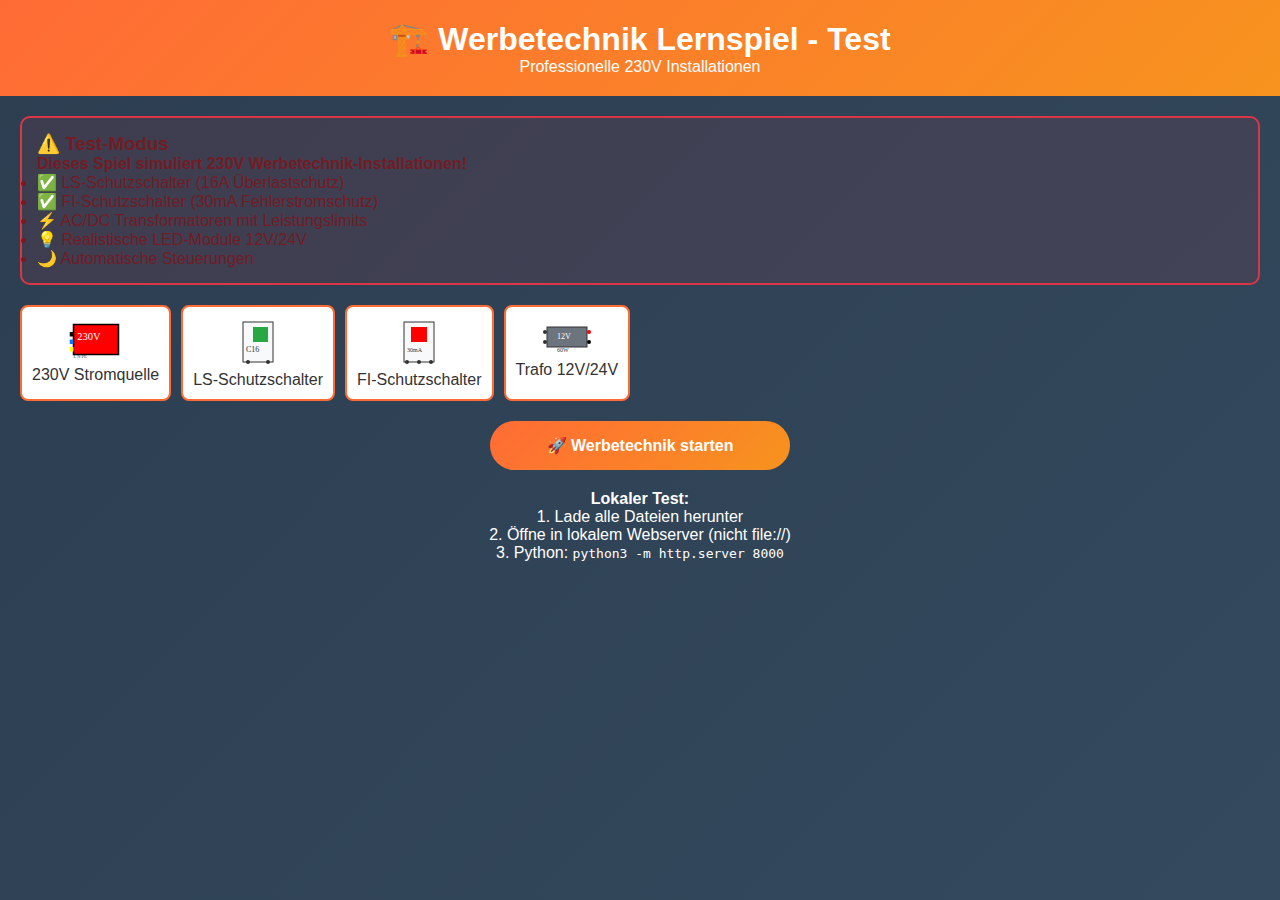
<file: test-werbetechnik.html>
<!DOCTYPE html>
<html lang="de">
<head>
    <meta charset="UTF-8">
    <meta name="viewport" content="width=device-width, initial-scale=1.0">
    <title>🏗️ Werbetechnik Test</title>
    <link rel="stylesheet" href="css/styles.css">
    <link rel="stylesheet" href="css/game.css">
    <style>
        body { 
            margin: 0; 
            background: linear-gradient(135deg, #2c3e50 0%, #34495e 100%); 
            font-family: 'Arial', sans-serif;
        }
        .test-header {
            background: linear-gradient(135deg, #FF6B35, #F7931E);
            color: white;
            padding: 20px;
            text-align: center;
        }
        .test-info {
            background: rgba(220, 53, 69, 0.1);
            border: 2px solid #dc3545;
            border-radius: 10px;
            padding: 15px;
            margin: 20px;
            color: #721c24;
        }
        .component-demo {
            display: flex;
            flex-wrap: wrap;
            gap: 10px;
            margin: 20px;
        }
        .demo-component {
            background: white;
            border: 2px solid #FF6B35;
            border-radius: 8px;
            padding: 10px;
            text-align: center;
            min-width: 100px;
        }
        .demo-component img {
            max-width: 60px;
            height: auto;
        }
        .start-button {
            display: block;
            background: linear-gradient(135deg, #FF6B35, #F7931E);
            color: white;
            padding: 15px 30px;
            text-decoration: none;
            border-radius: 25px;
            font-weight: bold;
            margin: 20px auto;
            text-align: center;
            max-width: 300px;
        }
    </style>
</head>
<body>
    <div class="test-header">
        <h1>🏗️ Werbetechnik Lernspiel - Test</h1>
        <p>Professionelle 230V Installationen</p>
    </div>

    <div class="test-info">
        <h3>⚠️ Test-Modus</h3>
        <p><strong>Dieses Spiel simuliert 230V Werbetechnik-Installationen!</strong></p>
        <ul>
            <li>✅ LS-Schutzschalter (16A Überlastschutz)</li>
            <li>✅ FI-Schutzschalter (30mA Fehlerstromschutz)</li>
            <li>⚡ AC/DC Transformatoren mit Leistungslimits</li>
            <li>💡 Realistische LED-Module 12V/24V</li>
            <li>🌙 Automatische Steuerungen</li>
        </ul>
    </div>

    <div class="component-demo">
        <div class="demo-component">
            <img src="[data-uri]" alt="230V">
            <div>230V Stromquelle</div>
        </div>
        <div class="demo-component">
            <img src="[data-uri]" alt="LS">
            <div>LS-Schutzschalter</div>
        </div>
        <div class="demo-component">
            <img src="[data-uri]" alt="FI">
            <div>FI-Schutzschalter</div>
        </div>
        <div class="demo-component">
            <img src="[data-uri]" alt="Trafo">
            <div>Trafo 12V/24V</div>
        </div>
    </div>

    <a href="werbetechnik.html" class="start-button">🚀 Werbetechnik starten</a>

    <div style="text-align: center; margin: 20px; color: white;">
        <p><strong>Lokaler Test:</strong></p>
        <p>1. Lade alle Dateien herunter</p>
        <p>2. Öffne in lokalem Webserver (nicht file://)</p>
        <p>3. Python: <code>python3 -m http.server 8000</code></p>
    </div>

    <script>
        // Test ob alle Werbetechnik-Scripts laden
        console.log('🏗️ Werbetechnik Test gestartet');
        
        // Prüfe WerbetechnikLevels
        document.addEventListener('DOMContentLoaded', function() {
            setTimeout(() => {
                if (typeof WerbetechnikLevels !== 'undefined') {
                    console.log('✅ WerbetechnikLevels verfügbar:', WerbetechnikLevels.getAllLevels().length, 'Level');
                    
                    const levels = WerbetechnikLevels.getAllLevels();
                    levels.forEach(level => {
                        console.log(`📋 Level ${level.id}: ${level.title} (${level.components.length} Komponenten)`);
                    });
                } else {
                    console.error('❌ WerbetechnikLevels nicht verfügbar');
                }
                
                if (typeof WerbetechnikCircuitSystem !== 'undefined') {
                    console.log('✅ WerbetechnikCircuitSystem verfügbar');
                } else {
                    console.error('❌ WerbetechnikCircuitSystem nicht verfügbar');
                }
            }, 100);
        });
    </script>
    
    <!-- Alle Werbetechnik Scripts laden -->
    <script src="js/werbetechnik-levels.js"></script>
    <script src="js/werbetechnik-circuit.js"></script>
</body>
</html>
</file>
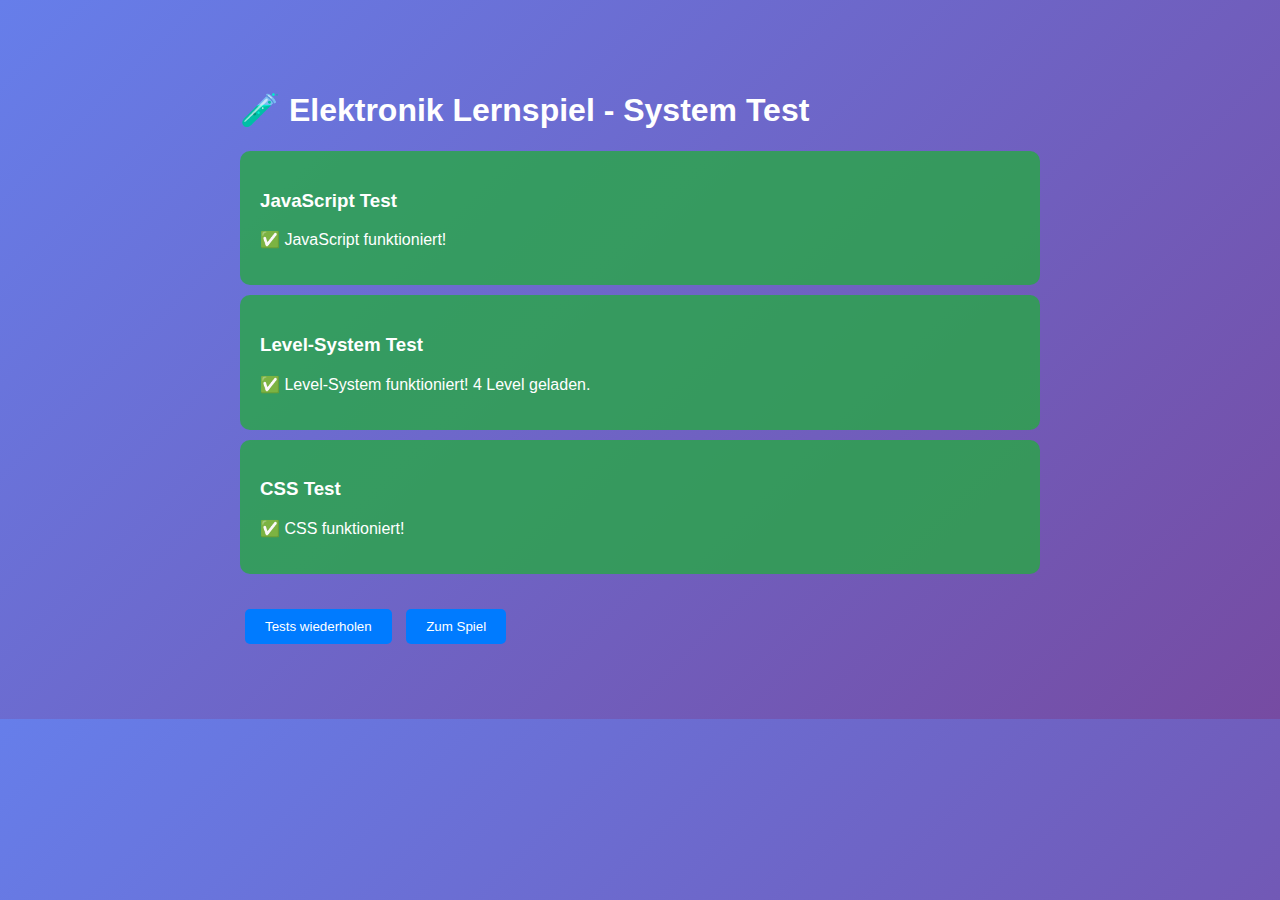
<file: test.html>
<!DOCTYPE html>
<html lang="de">
<head>
    <meta charset="UTF-8">
    <meta name="viewport" content="width=device-width, initial-scale=1.0">
    <title>Elektronik Lernspiel - Test</title>
    <style>
        body {
            font-family: Arial, sans-serif;
            max-width: 800px;
            margin: 50px auto;
            padding: 20px;
            background: linear-gradient(135deg, #667eea 0%, #764ba2 100%);
            color: white;
        }
        .test-result {
            background: rgba(255, 255, 255, 0.1);
            padding: 20px;
            border-radius: 10px;
            margin: 10px 0;
        }
        .success { background: rgba(40, 167, 69, 0.8); }
        .error { background: rgba(220, 53, 69, 0.8); }
        .test-button {
            background: #007bff;
            color: white;
            border: none;
            padding: 10px 20px;
            border-radius: 5px;
            cursor: pointer;
            margin: 5px;
        }
    </style>
</head>
<body>
    <h1>🧪 Elektronik Lernspiel - System Test</h1>
    
    <div class="test-result" id="jsTest">
        <h3>JavaScript Test</h3>
        <p id="jsStatus">Teste JavaScript...</p>
    </div>
    
    <div class="test-result" id="levelTest">
        <h3>Level-System Test</h3>
        <p id="levelStatus">Teste Level-System...</p>
    </div>
    
    <div class="test-result" id="cssTest">
        <h3>CSS Test</h3>
        <p id="cssStatus">Teste CSS...</p>
    </div>
    
    <div style="margin-top: 30px;">
        <button class="test-button" onclick="runTests()">Tests wiederholen</button>
        <button class="test-button" onclick="window.location.href='index.html'">Zum Spiel</button>
    </div>
    
    <script src="js/levels.js"></script>
    <script>
        function runTests() {
            // JavaScript Test
            try {
                document.getElementById('jsStatus').textContent = '✅ JavaScript funktioniert!';
                document.getElementById('jsTest').classList.add('success');
            } catch (e) {
                document.getElementById('jsStatus').textContent = '❌ JavaScript Fehler: ' + e.message;
                document.getElementById('jsTest').classList.add('error');
            }
            
            // Level-System Test
            try {
                if (typeof GameLevels !== 'undefined') {
                    const levels = GameLevels.getAllLevels();
                    document.getElementById('levelStatus').textContent = `✅ Level-System funktioniert! ${levels.length} Level geladen.`;
                    document.getElementById('levelTest').classList.add('success');
                } else {
                    throw new Error('GameLevels nicht gefunden');
                }
            } catch (e) {
                document.getElementById('levelStatus').textContent = '❌ Level-System Fehler: ' + e.message;
                document.getElementById('levelTest').classList.add('error');
            }
            
            // CSS Test
            try {
                const testElement = document.createElement('div');
                testElement.style.background = 'linear-gradient(135deg, #667eea 0%, #764ba2 100%)';
                if (testElement.style.background) {
                    document.getElementById('cssStatus').textContent = '✅ CSS funktioniert!';
                    document.getElementById('cssTest').classList.add('success');
                } else {
                    throw new Error('CSS Gradients nicht unterstützt');
                }
            } catch (e) {
                document.getElementById('cssStatus').textContent = '❌ CSS Fehler: ' + e.message;
                document.getElementById('cssTest').classList.add('error');
            }
        }
        
        // Tests beim Laden ausführen
        window.addEventListener('DOMContentLoaded', runTests);
    </script>
</body>
</html>
</file>
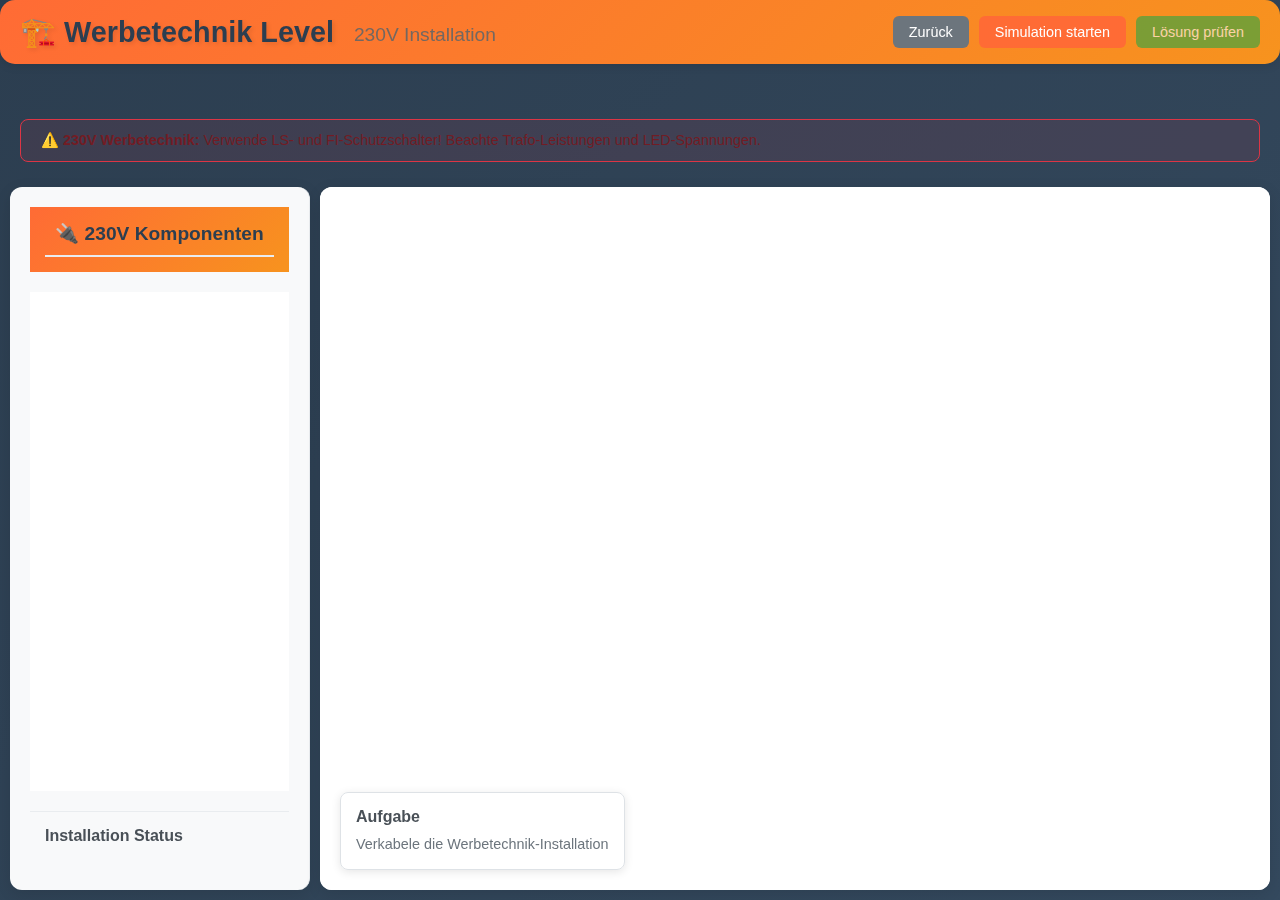
<file: werbetechnik-game.html>
<!DOCTYPE html>
<html lang="de">
<head>
    <meta charset="UTF-8">
    <meta name="viewport" content="width=device-width, initial-scale=1.0">
    <title>🏗️ Werbetechnik Game</title>
    <link rel="stylesheet" href="css/styles.css">
    <link rel="stylesheet" href="css/game.css">
    <style>
        /* Werbetechnik-spezifische Game-Styles */
        .game-container {
            background: linear-gradient(135deg, #2c3e50 0%, #34495e 100%);
            min-height: 100vh;
        }
        
        .game-header {
            background: linear-gradient(135deg, #FF6B35 0%, #F7931E 100%);
            color: white;
            padding: 15px 20px;
            display: flex;
            justify-content: space-between;
            align-items: center;
            box-shadow: 0 2px 10px rgba(0, 0, 0, 0.1);
        }
        
        .level-info h1 {
            margin: 0;
            font-size: 1.8em;
        }
        
        .level-info p {
            margin: 5px 0 0 0;
            opacity: 0.9;
        }
        
        .header-controls {
            display: flex;
            gap: 10px;
        }
        
        .werbetechnik-info {
            background: rgba(220, 53, 69, 0.1);
            border: 1px solid #dc3545;
            border-radius: 8px;
            padding: 12px 20px;
            margin: 15px 20px;
            font-size: 0.9em;
            color: #721c24;
        }
        
        .game-layout {
            display: flex;
            height: calc(100vh - 140px);
        }
        
        .components-panel {
            width: 300px;
            background: #f8f9fa;
            border-right: 1px solid #e9ecef;
            overflow-y: auto;
            display: flex;
            flex-direction: column;
        }
        
        .components-header {
            background: linear-gradient(135deg, #FF6B35 0%, #F7931E 100%);
            color: white;
            padding: 15px;
            text-align: center;
        }
        
        .components-header h3 {
            margin: 0;
            font-size: 1.2em;
        }
        
        .component-palette {
            flex: 1;
            padding: 15px;
            background: white;
        }
        
        .component-item {
            display: flex;
            align-items: center;
            background: white;
            border: 2px solid #dee2e6;
            border-radius: 8px;
            padding: 12px;
            margin-bottom: 10px;
            cursor: grab;
            transition: all 0.3s ease;
            position: relative;
        }
        
        .component-item:hover {
            border-color: #FF6B35;
            box-shadow: 0 4px 12px rgba(255, 107, 53, 0.2);
            transform: translateY(-2px);
        }
        
        .component-item:active {
            cursor: grabbing;
            transform: translateY(0);
        }
        
        .component-item img {
            width: 50px;
            height: 35px;
            object-fit: contain;
            margin-right: 12px;
            border-radius: 4px;
        }
        
        .component-info {
            flex: 1;
        }
        
        .component-name {
            font-weight: 600;
            color: #2c3e50;
            margin-bottom: 4px;
        }
        
        .component-specs {
            font-size: 0.85em;
            color: #6c757d;
        }
        
        .power-source {
            border-color: #dc3545 !important;
        }
        
        .power-source:hover {
            border-color: #c82333 !important;
            box-shadow: 0 4px 12px rgba(220, 53, 69, 0.3) !important;
        }
        
        .protection-device {
            border-color: #28a745 !important;
        }
        
        .protection-device:hover {
            border-color: #1e7e34 !important;
            box-shadow: 0 4px 12px rgba(40, 167, 69, 0.3) !important;
        }
        
        .transformer {
            border-color: #6c757d !important;
        }
        
        .transformer:hover {
            border-color: #5a6268 !important;
            box-shadow: 0 4px 12px rgba(108, 117, 125, 0.3) !important;
        }
        
        .status-panel {
            background: #f8f9fa;
            border-top: 1px solid #e9ecef;
            padding: 15px;
        }
        
        .status-panel h4 {
            margin: 0 0 10px 0;
            font-size: 1em;
            color: #495057;
        }
        
        .power-display {
            background: rgba(255, 107, 53, 0.1);
            border: 1px solid #FF6B35;
            border-radius: 5px;
            padding: 8px;
            margin: 5px 0;
            font-size: 0.8em;
        }
        
        .voltage-indicator {
            display: inline-block;
            width: 12px;
            height: 12px;
            border-radius: 50%;
            margin-right: 5px;
        }
        
        .voltage-ac { background: #dc3545; }
        .voltage-12v { background: #007bff; }
        .voltage-24v { background: #28a745; }
        .voltage-off { background: #6c757d; }
        
        .trafo-status {
            background: rgba(108, 117, 125, 0.1);
            border-left: 3px solid #6c757d;
            padding: 8px;
            margin: 5px 0;
            font-size: 0.8em;
        }
        
        .trafo-ok { border-color: #28a745; }
        .trafo-overload { border-color: #dc3545; background: rgba(220, 53, 69, 0.1); }
        
        .protection-status {
            background: rgba(40, 167, 69, 0.1);
            border: 1px solid #28a745;
            border-radius: 5px;
            padding: 8px;
            margin: 5px 0;
            font-size: 0.8em;
            color: #155724;
        }
        
        .game-area {
            flex: 1;
            position: relative;
            background: white;
            overflow: hidden;
        }
        
        .game-canvas {
            width: 100%;
            height: 100%;
            position: relative;
        }
        
        #wiringCanvas {
            position: absolute;
            top: 0;
            left: 0;
            width: 100%;
            height: 100%;
            z-index: 1;
        }
        
        #componentsCanvas {
            position: absolute;
            top: 0;
            left: 0;
            width: 100%;
            height: 100%;
            z-index: 2;
            pointer-events: none;
        }
        
        .placed-component {
            position: absolute;
            pointer-events: auto;
            cursor: move;
            background: white;
            border: 2px solid #007bff;
            border-radius: 8px;
            padding: 8px;
            box-shadow: 0 2px 8px rgba(0, 0, 0, 0.1);
            z-index: 10;
        }
        
        .placed-component img {
            width: 60px;
            height: 40px;
            object-fit: contain;
            display: block;
        }
        
        .connection-point {
            position: absolute;
            width: 12px;
            height: 12px;
            background: #28a745;
            border: 2px solid white;
            border-radius: 50%;
            cursor: pointer;
            pointer-events: auto;
            z-index: 20;
            transform: translate(-50%, -50%);
        }
        
        .connection-point:hover {
            background: #34ce57;
            box-shadow: 0 0 8px rgba(40, 167, 69, 0.5);
        }
        
        .task-panel {
            position: absolute;
            bottom: 20px;
            left: 20px;
            background: rgba(255, 255, 255, 0.95);
            border: 1px solid #dee2e6;
            border-radius: 8px;
            padding: 15px;
            max-width: 300px;
            box-shadow: 0 2px 10px rgba(0, 0, 0, 0.1);
            z-index: 50;
        }
        
        .task-panel h4 {
            margin: 0 0 8px 0;
            color: #495057;
            font-size: 1em;
        }
        
        .task-panel p {
            margin: 0;
            font-size: 0.9em;
            color: #6c757d;
            line-height: 1.4;
        }
        
        .feedback-panel {
            position: fixed;
            top: 0;
            left: 0;
            width: 100%;
            height: 100%;
            background: rgba(0, 0, 0, 0.7);
            display: flex;
            align-items: center;
            justify-content: center;
            z-index: 1000;
        }
        
        .feedback-content {
            background: white;
            border-radius: 15px;
            padding: 30px;
            max-width: 500px;
            text-align: center;
            box-shadow: 0 10px 30px rgba(0, 0, 0, 0.3);
        }
        
        .feedback-actions {
            margin-top: 20px;
            display: flex;
            gap: 10px;
            justify-content: center;
        }
        
        .btn {
            padding: 8px 16px;
            border: none;
            border-radius: 6px;
            cursor: pointer;
            font-size: 0.9em;
            font-weight: 500;
            transition: all 0.2s ease;
        }
        
        .btn-primary {
            background: #FF6B35;
            color: white;
        }
        
        .btn-primary:hover {
            background: #E55A2B;
        }
        
        .btn-secondary {
            background: #6c757d;
            color: white;
        }
        
        .btn-secondary:hover {
            background: #5a6268;
        }
        
        .btn-success {
            background: #28a745;
            color: white;
        }
        
        .btn-success:hover {
            background: #218838;
        }
        
        .btn:disabled {
            opacity: 0.6;
            cursor: not-allowed;
        }
        
        @media (max-width: 768px) {
            .game-layout {
                flex-direction: column;
                height: auto;
            }
            
            .components-panel {
                width: 100%;
                max-height: 200px;
            }
            
            .game-area {
                height: 400px;
            }
        }
    </style>
</head>
<body>
    <div class="game-container">
        <!-- Header -->
        <header class="game-header">
            <div class="level-info">
                <h1 id="levelTitle">🏗️ Werbetechnik Level</h1>
                <p id="levelDescription">230V Installation</p>
            </div>
            <div class="header-controls">
                <button class="btn btn-secondary" onclick="window.location.href='index.html'">Zurück</button>
                <button class="btn btn-primary" id="simulateBtn" onclick="runWerbetechnikSimulation()">Simulation starten</button>
                <button class="btn btn-success" id="checkBtn" onclick="checkWerbetechnikSolution()" disabled>Lösung prüfen</button>
            </div>
        </header>

        <!-- Werbetechnik-Warnung -->
        <div class="werbetechnik-info">
            <strong>⚠️ 230V Werbetechnik:</strong> Verwende LS- und FI-Schutzschalter! Beachte Trafo-Leistungen und LED-Spannungen.
        </div>

        <!-- Hauptspielbereich -->
        <div class="game-layout">
            <!-- Components Panel -->
            <aside class="components-panel">
                <div class="components-header">
                    <h3>🔌 230V Komponenten</h3>
                </div>
                
                <div class="component-palette">
                    <div id="componentList">
                        <!-- Komponenten werden hier geladen -->
                    </div>
                </div>
                
                <!-- Live-Status -->
                <div class="status-panel">
                    <h4>Installation Status</h4>
                    <div id="protectionStatus"></div>
                    <div id="powerStatus"></div>
                    <div id="trafoStatus"></div>
                </div>
            </aside>

            <!-- Game Area -->
            <main class="game-area">
                <div class="game-canvas">
                    <canvas id="wiringCanvas"></canvas>
                    <div id="componentsCanvas" class="components-area"></div>
                    
                    <!-- Task Panel -->
                    <div class="task-panel">
                        <h4>Aufgabe</h4>
                        <p id="taskDescription">Verkabele die Werbetechnik-Installation</p>
                    </div>
                </div>
            </main>
        </div>

        <!-- Feedback Panel -->
        <div id="feedbackPanel" class="feedback-panel" style="display: none;">
            <div class="feedback-content">
                <div id="feedbackIcon">⚡</div>
                <h3 id="feedbackTitle">Simulation</h3>
                <p id="feedbackMessage">Ergebnis wird angezeigt...</p>
                <div id="feedbackDetails"></div>
                <div class="feedback-actions">
                    <button class="btn btn-secondary" onclick="closeFeedback()">Schließen</button>
                    <button class="btn btn-primary" id="nextLevelBtn" onclick="goToNextWerbetechnikLevel()" style="display: none;">Nächstes Level</button>
                </div>
            </div>
        </div>
    </div>

    <!-- Scripts -->
    <script src="js/werbetechnik-levels.js"></script>
    <script src="js/werbetechnik-circuit.js"></script>
    <script src="js/dragdrop.js"></script>
    <script>
        // Werbetechnik Game Controller
        class WerbetechnikGame {
            constructor() {
                this.currentLevel = null;
                this.dragDropSystem = null;
                this.components = [];
                this.simulationRunning = false;
            }

            async initialize() {
                // Level laden
                const urlParams = new URLSearchParams(window.location.search);
                const levelId = parseInt(urlParams.get('level')) || 1;
                
                this.currentLevel = WerbetechnikLevels.getLevel(levelId);
                
                if (!this.currentLevel) {
                    console.error('Werbetechnik Level nicht gefunden:', levelId);
                    this.showError('Level nicht gefunden!');
                    return;
                }

                // UI initialisieren
                this.initializeUI();
                this.initializeComponentPalette();
                this.initializeDragDrop();
                this.initializeCanvas();
                
                console.log('✅ Werbetechnik Game initialisiert:', this.currentLevel.title);
            }

            initializeUI() {
                document.getElementById('levelTitle').textContent = this.currentLevel.title;
                document.getElementById('levelDescription').textContent = this.currentLevel.description;
                document.getElementById('taskDescription').textContent = this.currentLevel.taskDescription || 'Verkabele die Werbetechnik-Installation sicher und korrekt.';
            }

            initializeComponentPalette() {
                const componentList = document.getElementById('componentList');
                componentList.innerHTML = '';

                this.currentLevel.components.forEach((componentDef, index) => {
                    const count = componentDef.count || 1;
                    
                    for (let i = 0; i < count; i++) {
                        const componentElement = this.createWerbetechnikComponent(componentDef, i);
                        componentList.appendChild(componentElement);
                    }
                });
            }

            createWerbetechnikComponent(componentDef, instance) {
                const div = document.createElement('div');
                div.className = `component-item ${this.getComponentClass(componentDef.type)}`;
                div.dataset.componentType = componentDef.type;
                div.dataset.instance = instance;
                div.draggable = true;
                
                // Component image und info
                div.innerHTML = `
                    <img src="${componentDef.image}" alt="${componentDef.name}" onerror="this.style.display='none'">
                    <div class="component-info">
                        <div class="component-name">${componentDef.name}</div>
                        <div class="component-specs">${this.getComponentSpecs(componentDef)}</div>
                    </div>
                `;
                
                return div;
            }

            getComponentClass(type) {
                if (type === 'power230v') return 'power-source';
                if (type.includes('switch')) return 'protection-device';
                if (type.includes('trafo_')) return 'transformer';
                if (type.includes('led_')) return 'led-load';
                return '';
            }

            getComponentSpecs(componentDef) {
                const specs = [];
                
                if (componentDef.power) specs.push(`${componentDef.power}W`);
                if (componentDef.voltage) specs.push(`${componentDef.voltage}V`);
                if (componentDef.voltage_out) specs.push(`${componentDef.voltage_out}V DC`);
                if (componentDef.rating) specs.push(`${componentDef.rating}A`);
                
                return specs.join(' • ');
            }

            initializeDragDrop() {
                const canvas = document.getElementById('componentsCanvas');
                const gameArea = document.querySelector('.game-area');
                
                if (!canvas || !gameArea) {
                    console.error('Canvas oder Game Area nicht gefunden');
                    return;
                }
                
                this.dragDropSystem = new DragDropSystem(canvas, gameArea);
                
                // Event-Handler für Komponenten-Änderungen
                document.addEventListener('dragdrop:componentPlaced', (e) => {
                    this.onComponentPlaced(e.detail.component);
                });
                
                document.addEventListener('dragdrop:componentRemoved', (e) => {
                    this.onComponentRemoved(e.detail.component);
                });
            }

            initializeCanvas() {
                const wiringCanvas = document.getElementById('wiringCanvas');
                const componentsCanvas = document.getElementById('componentsCanvas');
                const gameArea = document.querySelector('.game-area');
                
                if (wiringCanvas && gameArea) {
                    const rect = gameArea.getBoundingClientRect();
                    wiringCanvas.width = rect.width;
                    wiringCanvas.height = rect.height;
                    wiringCanvas.style.width = rect.width + 'px';
                    wiringCanvas.style.height = rect.height + 'px';
                }
                
                if (componentsCanvas && gameArea) {
                    const rect = gameArea.getBoundingClientRect();
                    componentsCanvas.style.width = rect.width + 'px';
                    componentsCanvas.style.height = rect.height + 'px';
                }
            }

            onComponentPlaced(component) {
                console.log('Werbetechnik-Komponente platziert:', component.type);
                this.updateStatus();
                this.enableSimulationIfReady();
            }

            onComponentRemoved(component) {
                console.log('Werbetechnik-Komponente entfernt:', component.type);
                this.updateStatus();
                this.enableSimulationIfReady();
            }

            enableSimulationIfReady() {
                const placedComponents = this.dragDropSystem ? this.dragDropSystem.getPlacedComponents() : [];
                const hasComponents = placedComponents.length > 0;
                
                document.getElementById('simulateBtn').disabled = !hasComponents;
            }

            updateStatus() {
                this.updateProtectionStatus();
                this.updatePowerStatus();
                this.updateTrafoStatus();
            }

            updateProtectionStatus() {
                const protectionDiv = document.getElementById('protectionStatus');
                if (!protectionDiv) return;

                const placedComponents = this.dragDropSystem ? this.dragDropSystem.getPlacedComponents() : [];
                const lsSwitch = placedComponents.find(c => c.type === 'ls_switch');
                const fiSwitch = placedComponents.find(c => c.type === 'fi_switch');

                let statusHTML = '<div class="protection-status">';
                statusHTML += `<div>LS-Schalter: ${lsSwitch ? '✅ Platziert' : '❌ Fehlt'}</div>`;
                statusHTML += `<div>FI-Schalter: ${fiSwitch ? '✅ Platziert' : '❌ Fehlt'}</div>`;
                statusHTML += '</div>';

                protectionDiv.innerHTML = statusHTML;
            }

            updatePowerStatus() {
                const powerDiv = document.getElementById('powerStatus');
                if (!powerDiv) return;

                const placedComponents = this.dragDropSystem ? this.dragDropSystem.getPlacedComponents() : [];
                const powerSource = placedComponents.find(c => c.type === 'power230v');
                
                let statusHTML = '<div class="power-display">';
                statusHTML += `<span class="voltage-indicator voltage-ac"></span>`;
                statusHTML += `230V AC: ${powerSource ? '✅ Angeschlossen' : '❌ Nicht angeschlossen'}`;
                statusHTML += '</div>';

                powerDiv.innerHTML = statusHTML;
            }

            updateTrafoStatus() {
                const trafoDiv = document.getElementById('trafoStatus');
                if (!trafoDiv) return;

                const placedComponents = this.dragDropSystem ? this.dragDropSystem.getPlacedComponents() : [];
                const trafos = placedComponents.filter(c => c.type && c.type.includes('trafo_'));
                
                let statusHTML = '';
                if (trafos.length > 0) {
                    trafos.forEach(trafo => {
                        const power = trafo.definition?.power || 'N/A';
                        statusHTML += '<div class="trafo-status trafo-ok">';
                        statusHTML += `${trafo.data?.name || trafo.type}: ${power}W`;
                        statusHTML += '</div>';
                    });
                } else {
                    statusHTML = '<div class="trafo-status">Keine Transformatoren platziert</div>';
                }

                trafoDiv.innerHTML = statusHTML;
            }

            showError(message) {
                alert('Fehler: ' + message);
                window.location.href = 'index.html';
            }
        }

        // Globale Funktionen
        let werbetechnikGame;

        function runWerbetechnikSimulation() {
            console.log('🔍 Werbetechnik-Simulation starten...');
            
            if (!werbetechnikGame || werbetechnikGame.simulationRunning) return;

            const placedComponents = werbetechnikGame.dragDropSystem ? werbetechnikGame.dragDropSystem.getPlacedComponents() : [];
            
            if (placedComponents.length === 0) {
                alert('Platziere zuerst einige 230V Komponenten!');
                return;
            }

            werbetechnikGame.simulationRunning = true;
            const simulateBtn = document.getElementById('simulateBtn');
            
            simulateBtn.disabled = true;
            simulateBtn.textContent = 'Simuliere...';

            try {
                // Einfache Simulation für Demo
                const hasLS = placedComponents.some(c => c.type === 'ls_switch');
                const hasFI = placedComponents.some(c => c.type === 'fi_switch');
                const hasPower = placedComponents.some(c => c.type === 'power230v');
                
                const result = {
                    success: hasLS && hasFI && hasPower,
                    message: hasLS && hasFI && hasPower ? 
                        'Installation korrekt! Alle Schutzeinrichtungen vorhanden.' :
                        'Fehler: Schutzschalter (LS/FI) oder Stromversorgung fehlt!',
                    components: placedComponents.length,
                    protection: hasLS && hasFI
                };
                
                showWerbetechnikSimulationResult(result);
                
                if (result.success) {
                    document.getElementById('checkBtn').disabled = false;
                }

            } catch (error) {
                console.error('Simulation error:', error);
                showWerbetechnikSimulationResult({
                    success: false,
                    message: 'Simulationsfehler: ' + error.message
                });
            } finally {
                werbetechnikGame.simulationRunning = false;
                simulateBtn.disabled = false;
                simulateBtn.textContent = 'Simulation starten';
            }
        }

        function showWerbetechnikSimulationResult(result) {
            const feedbackPanel = document.getElementById('feedbackPanel');
            const feedbackIcon = document.getElementById('feedbackIcon');
            const feedbackTitle = document.getElementById('feedbackTitle');
            const feedbackMessage = document.getElementById('feedbackMessage');
            const feedbackDetails = document.getElementById('feedbackDetails');

            if (result.success) {
                feedbackIcon.textContent = '⚡';
                feedbackTitle.textContent = 'Simulation Erfolgreich';
                feedbackMessage.textContent = result.message;
                
                feedbackDetails.innerHTML = `
                    <div style="text-align: left; margin-top: 15px;">
                        <div>✅ Komponenten: ${result.components}</div>
                        <div>✅ Schutzeinrichtungen: ${result.protection ? 'OK' : 'Fehlt'}</div>
                        <div>⚡ 230V Installation bereit</div>
                    </div>
                `;
            } else {
                feedbackIcon.textContent = '❌';
                feedbackTitle.textContent = 'Simulation Fehlgeschlagen';
                feedbackMessage.textContent = result.message;
                feedbackDetails.innerHTML = '';
            }

            feedbackPanel.style.display = 'flex';
        }

        function checkWerbetechnikSolution() {
            console.log('✅ Werbetechnik-Lösung prüfen...');
            alert('Lösung wird geprüft... (Feature in Entwicklung)');
        }

        function closeFeedback() {
            document.getElementById('feedbackPanel').style.display = 'none';
        }

        function goToNextWerbetechnikLevel() {
            console.log('➡️ Nächstes Werbetechnik-Level...');
            window.location.href = 'index.html';
        }

        // Initialisierung
        document.addEventListener('DOMContentLoaded', function() {
            console.log('🏗️ Starte Werbetechnik Game');
            
            werbetechnikGame = new WerbetechnikGame();
            werbetechnikGame.initialize();
            
            // Resize-Handler
            window.addEventListener('resize', () => {
                if (werbetechnikGame) {
                    werbetechnikGame.initializeCanvas();
                }
            });
        });
    </script>
</body>
</html>
</file>
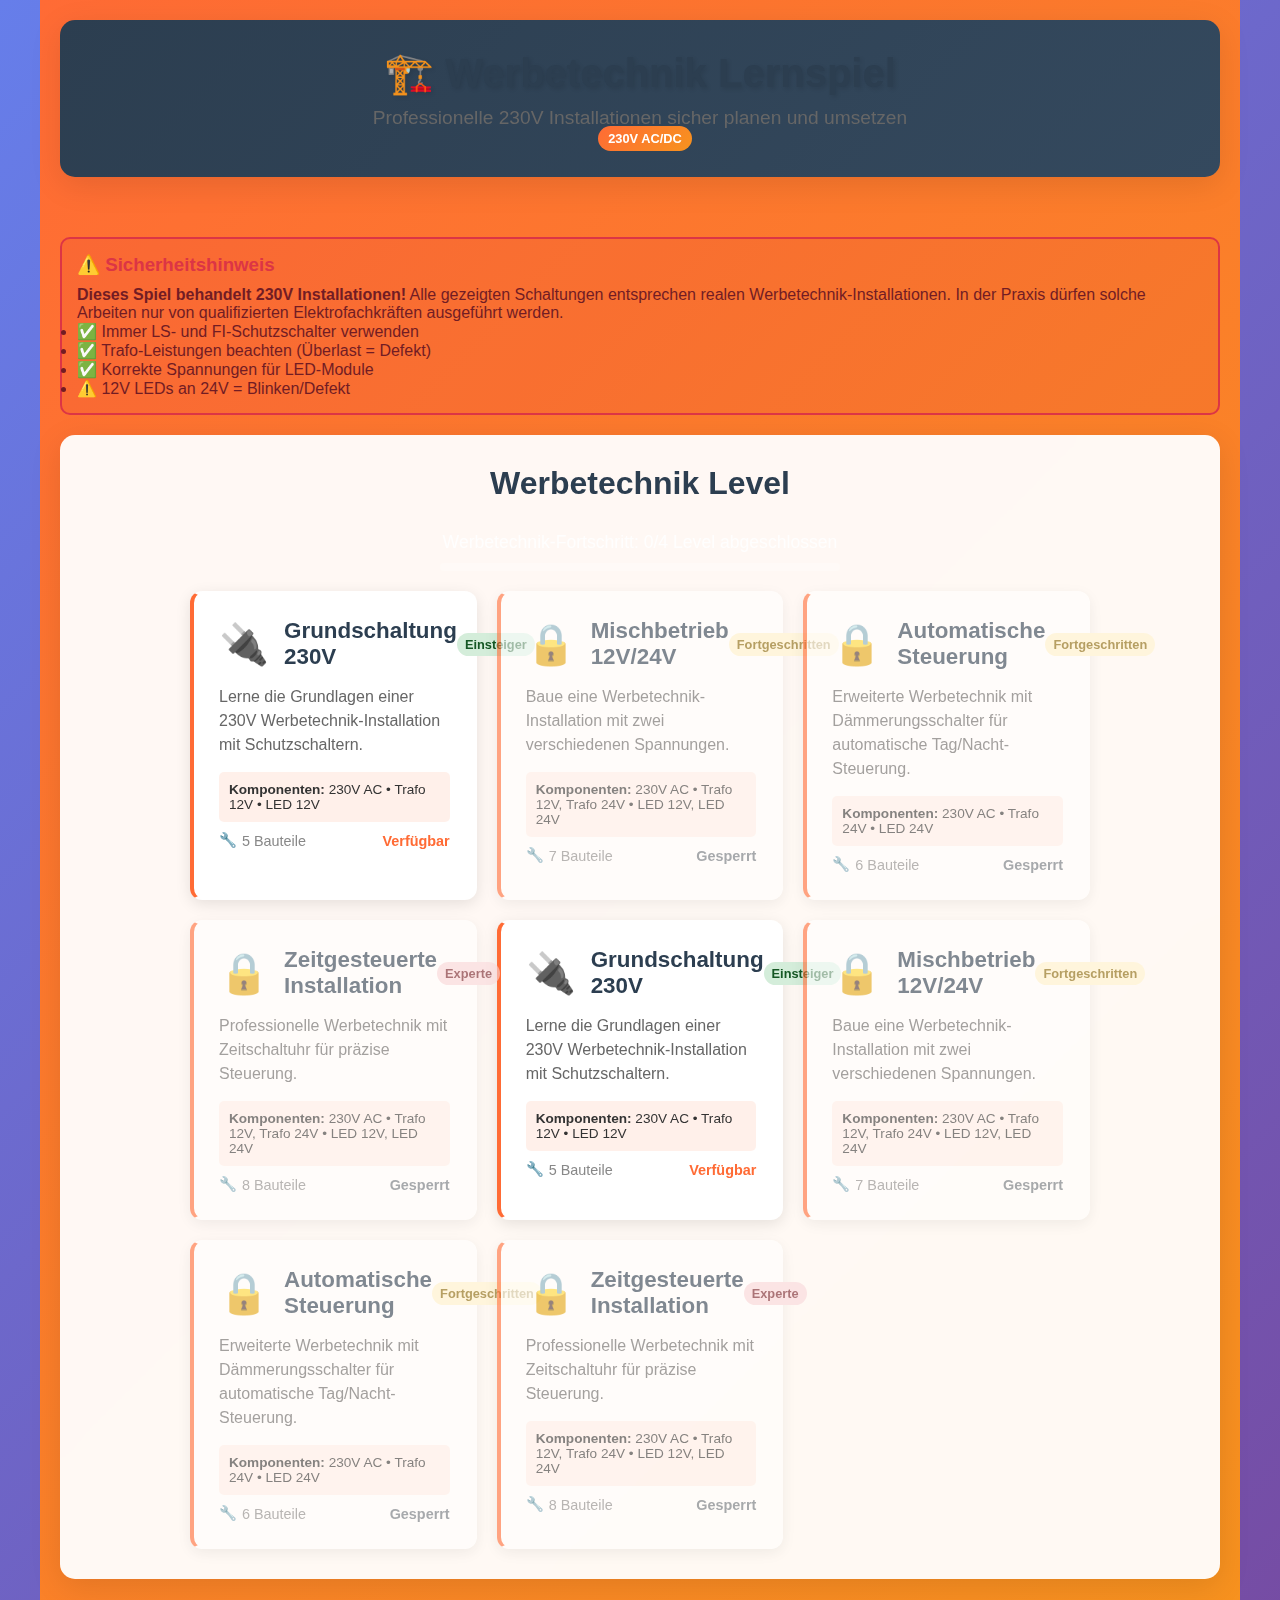
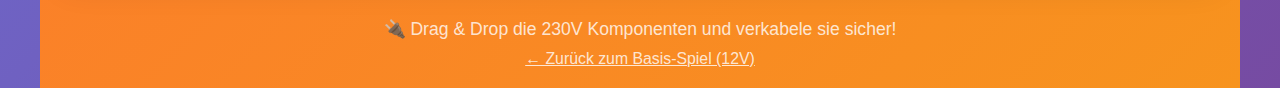
<file: werbetechnik.html>
<!DOCTYPE html>
<html lang="de">
<head>
    <meta charset="UTF-8">
    <meta name="viewport" content="width=device-width, initial-scale=1.0">
    <meta name="description" content="Werbetechnik Lernspiel - Professionelle 230V Installationen lernen">
    <title>🏗️ Werbetechnik Lernspiel</title>
    <link rel="stylesheet" href="css/styles.css">
    <style>
        /* Werbetechnik-spezifische Styles */
        .container {
            background: linear-gradient(135deg, #FF6B35 0%, #F7931E 100%);
        }
        
        header {
            background: linear-gradient(135deg, #2c3e50 0%, #34495e 100%);
            color: white;
        }
        
        .level-card {
            border-left: 4px solid #FF6B35;
        }
        
        .level-card:hover {
            border-color: #E55A2B;
            box-shadow: 0 8px 25px rgba(255, 107, 53, 0.3);
        }
        
        .werbetechnik-badge {
            background: linear-gradient(135deg, #FF6B35, #F7931E);
            color: white;
            padding: 5px 10px;
            border-radius: 15px;
            font-size: 0.8em;
            font-weight: bold;
            margin-left: 10px;
        }
        
        .voltage-warning {
            background: rgba(220, 53, 69, 0.1);
            border: 2px solid #dc3545;
            border-radius: 10px;
            padding: 15px;
            margin: 20px 0;
            color: #721c24;
        }
        
        .voltage-warning h3 {
            color: #dc3545;
            margin-bottom: 10px;
        }
    </style>
</head>
<body>
    <div class="container">
        <header>
            <h1>🏗️ Werbetechnik Lernspiel</h1>
            <p>Professionelle 230V Installationen sicher planen und umsetzen</p>
            <span class="werbetechnik-badge">230V AC/DC</span>
        </header>

        <div class="voltage-warning">
            <h3>⚠️ Sicherheitshinweis</h3>
            <p><strong>Dieses Spiel behandelt 230V Installationen!</strong> Alle gezeigten Schaltungen entsprechen realen Werbetechnik-Installationen. In der Praxis dürfen solche Arbeiten nur von qualifizierten Elektrofachkräften ausgeführt werden.</p>
            <ul>
                <li>✅ Immer LS- und FI-Schutzschalter verwenden</li>
                <li>✅ Trafo-Leistungen beachten (Überlast = Defekt)</li>
                <li>✅ Korrekte Spannungen für LED-Module</li>
                <li>⚠️ 12V LEDs an 24V = Blinken/Defekt</li>
            </ul>
        </div>

        <main class="level-selection">
            <h2>Werbetechnik Level</h2>
            <div class="levels-grid" id="levelsGrid">
                <!-- Levels werden dynamisch geladen -->
            </div>
        </main>

        <footer>
            <p>🔌 Drag & Drop die 230V Komponenten und verkabele sie sicher!</p>
            <p style="font-size: 0.9em; margin-top: 10px;">
                <a href="index.html" style="color: rgba(255,255,255,0.8);">← Zurück zum Basis-Spiel (12V)</a>
            </p>
        </footer>
    </div>

    <script src="js/werbetechnik-levels.js"></script>
    <script>
        // Werbetechnik-spezifische Hauptlogik
        document.addEventListener('DOMContentLoaded', function() {
            initializeWerbetechnikLevelSelection();
        });

        function initializeWerbetechnikLevelSelection() {
            const levelsGrid = document.getElementById('levelsGrid');
            if (!levelsGrid) return;

            const levels = WerbetechnikLevels.getAllLevels();
            const completedLevels = WerbetechnikLevels.getCompletedLevels();

            // Level-Karten erstellen
            levels.forEach(level => {
                const levelCard = createWerbetechnikLevelCard(level, completedLevels);
                levelsGrid.appendChild(levelCard);
            });
        }

        function createWerbetechnikLevelCard(level, completedLevels) {
            const isCompleted = completedLevels.includes(level.id);
            const isUnlocked = WerbetechnikLevels.isLevelUnlocked(level.id);
            
            const card = document.createElement('div');
            card.className = `level-card ${!isUnlocked ? 'locked' : ''}`;
            
            // Level-Header
            const header = document.createElement('div');
            header.className = 'level-header';
            
            const icon = document.createElement('div');
            icon.className = 'level-icon';
            icon.textContent = isCompleted ? '✅' : (isUnlocked ? level.icon : '🔒');
            
            const title = document.createElement('div');
            title.className = 'level-title';
            title.textContent = level.title;
            
            const difficulty = document.createElement('span');
            difficulty.className = `level-difficulty difficulty-${level.difficulty}`;
            difficulty.textContent = getDifficultyText(level.difficulty);
            
            header.appendChild(icon);
            header.appendChild(title);
            header.appendChild(difficulty);
            
            // Level-Beschreibung
            const description = document.createElement('div');
            description.className = 'level-description';
            description.textContent = level.description;
            
            // Werbetechnik-spezifische Infos
            const techInfo = document.createElement('div');
            techInfo.style.cssText = `
                background: rgba(255, 107, 53, 0.1);
                border-radius: 5px;
                padding: 10px;
                margin: 10px 0;
                font-size: 0.85em;
            `;
            
            const components = level.components;
            const has230V = components.some(c => c.type === 'power230v');
            const hasTrafos = components.filter(c => c.type.includes('trafo_'));
            const hasLEDs = components.filter(c => c.type.includes('led_'));
            
            let techDetails = [];
            if (has230V) techDetails.push('230V AC');
            if (hasTrafos.length > 0) {
                const trafoTypes = hasTrafos.map(t => `${t.name}`).join(', ');
                techDetails.push(trafoTypes);
            }
            if (hasLEDs.length > 0) {
                const ledTypes = [...new Set(hasLEDs.map(l => l.name))].join(', ');
                techDetails.push(ledTypes);
            }
            
            techInfo.innerHTML = `<strong>Komponenten:</strong> ${techDetails.join(' • ')}`;
            
            // Level-Statistiken
            const stats = document.createElement('div');
            stats.className = 'level-stats';
            
            const componentCount = document.createElement('div');
            componentCount.className = 'level-components';
            componentCount.textContent = `${components.length} Bauteile`;
            
            const status = document.createElement('div');
            status.textContent = isCompleted ? 'Abgeschlossen' : (isUnlocked ? 'Verfügbar' : 'Gesperrt');
            status.style.color = isCompleted ? '#28a745' : (isUnlocked ? '#FF6B35' : '#6c757d');
            status.style.fontWeight = 'bold';
            
            stats.appendChild(componentCount);
            stats.appendChild(status);
            
            // Zusammensetzen
            card.appendChild(header);
            card.appendChild(description);
            card.appendChild(techInfo);
            card.appendChild(stats);
            
            // Event Listener
            if (isUnlocked) {
                card.addEventListener('click', () => startWerbetechnikLevel(level.id));
                card.style.cursor = 'pointer';
            }
            
            return card;
        }

        function getDifficultyText(difficulty) {
            const texts = {
                easy: 'Einsteiger',
                medium: 'Fortgeschritten',
                hard: 'Experte'
            };
            return texts[difficulty] || difficulty;
        }

        function startWerbetechnikLevel(levelId) {
            // Zur Werbetechnik-Spielseite
            window.location.href = `werbetechnik-game.html?level=${levelId}`;
        }

        // Progress-Anzeige
        function updateWerbetechnikProgress() {
            const completedLevels = WerbetechnikLevels.getCompletedLevels();
            const totalLevels = WerbetechnikLevels.getAllLevels().length;
            
            const progressContainer = document.createElement('div');
            progressContainer.className = 'progress-container';
            progressContainer.style.cssText = `
                text-align: center;
                margin: 20px 0;
                color: rgba(255, 255, 255, 0.9);
                font-size: 1.1em;
            `;
            
            const progressText = document.createElement('div');
            progressText.textContent = `Werbetechnik-Fortschritt: ${completedLevels.length}/${totalLevels} Level abgeschlossen`;
            
            const progressBar = document.createElement('div');
            progressBar.style.cssText = `
                width: 100%;
                max-width: 400px;
                height: 8px;
                background: rgba(255, 255, 255, 0.3);
                border-radius: 4px;
                margin: 10px auto;
                overflow: hidden;
            `;
            
            const progressFill = document.createElement('div');
            progressFill.style.cssText = `
                width: ${(completedLevels.length / totalLevels) * 100}%;
                height: 100%;
                background: linear-gradient(90deg, #FF6B35, #F7931E);
                border-radius: 4px;
                transition: width 0.3s ease;
            `;
            
            progressBar.appendChild(progressFill);
            progressContainer.appendChild(progressText);
            progressContainer.appendChild(progressBar);
            
            const levelsGrid = document.getElementById('levelsGrid');
            if (levelsGrid && levelsGrid.parentNode) {
                levelsGrid.parentNode.insertBefore(progressContainer, levelsGrid);
            }
        }

        // Initialisierung erweitern
        document.addEventListener('DOMContentLoaded', function() {
            initializeWerbetechnikLevelSelection();
            updateWerbetechnikProgress();
            
            // Erfolgs-Animation
            const urlParams = new URLSearchParams(window.location.search);
            const completedLevelId = parseInt(urlParams.get('completed'));
            
            if (completedLevelId) {
                window.history.replaceState({}, document.title, window.location.pathname);
                setTimeout(() => {
                    showWerbetechnikCompletion(completedLevelId);
                }, 500);
            }
        });

        function showWerbetechnikCompletion(levelId) {
            const celebration = document.createElement('div');
            celebration.style.cssText = `
                position: fixed;
                top: 50%;
                left: 50%;
                transform: translate(-50%, -50%);
                background: white;
                border-radius: 15px;
                padding: 40px;
                text-align: center;
                z-index: 10000;
                box-shadow: 0 10px 30px rgba(0, 0, 0, 0.3);
            `;
            
            const level = WerbetechnikLevels.getAllLevels().find(l => l.id === levelId);
            
            celebration.innerHTML = `
                <div style="font-size: 4em; margin-bottom: 20px;">🏗️⚡</div>
                <h2 style="color: #FF6B35; margin-bottom: 10px;">Werbetechnik Level Abgeschlossen!</h2>
                <p style="color: #666; margin-bottom: 20px;">${level ? level.title : 'Level ' + levelId}</p>
                <p style="font-size: 0.9em; color: #888;">Professionelle 230V Installation erfolgreich!</p>
                <button class="btn btn-primary" onclick="this.parentElement.remove()" style="background: linear-gradient(135deg, #FF6B35, #F7931E); margin-top: 15px;">Weiter</button>
            `;
            
            document.body.appendChild(celebration);
            
            setTimeout(() => {
                if (celebration.parentNode) {
                    celebration.remove();
                }
            }, 4000);
        }
    </script>
</body>
</html>
</file>
<file: css/styles.css>
/* Allgemeine Styles für das Elektronik Lernspiel */

* {
    margin: 0;
    padding: 0;
    box-sizing: border-box;
}

body {
    font-family: 'Segoe UI', Tahoma, Geneva, Verdana, sans-serif;
    background: linear-gradient(135deg, #667eea 0%, #764ba2 100%);
    min-height: 100vh;
    color: #333;
}

.container {
    max-width: 1200px;
    margin: 0 auto;
    padding: 20px;
    min-height: 100vh;
    display: flex;
    flex-direction: column;
}

/* Header Styles */
header {
    text-align: center;
    margin-bottom: 40px;
    background: rgba(255, 255, 255, 0.95);
    padding: 30px;
    border-radius: 15px;
    box-shadow: 0 8px 32px rgba(0, 0, 0, 0.1);
    backdrop-filter: blur(10px);
}

header h1 {
    font-size: 2.5em;
    color: #2c3e50;
    margin-bottom: 10px;
    text-shadow: 2px 2px 4px rgba(0, 0, 0, 0.1);
}

header p {
    font-size: 1.2em;
    color: #666;
}

/* Level Selection */
.level-selection {
    flex: 1;
    background: rgba(255, 255, 255, 0.95);
    padding: 30px;
    border-radius: 15px;
    box-shadow: 0 8px 32px rgba(0, 0, 0, 0.1);
    backdrop-filter: blur(10px);
}

.level-selection h2 {
    text-align: center;
    margin-bottom: 30px;
    color: #2c3e50;
    font-size: 2em;
}

.levels-grid {
    display: grid;
    grid-template-columns: repeat(auto-fit, minmax(280px, 1fr));
    gap: 20px;
    max-width: 900px;
    margin: 0 auto;
}

.level-card {
    background: #fff;
    border-radius: 12px;
    padding: 25px;
    box-shadow: 0 4px 15px rgba(0, 0, 0, 0.1);
    transition: all 0.3s ease;
    cursor: pointer;
    border: 2px solid transparent;
}

.level-card:hover {
    transform: translateY(-5px);
    box-shadow: 0 8px 25px rgba(0, 0, 0, 0.15);
    border-color: #667eea;
}

.level-card.locked {
    opacity: 0.6;
    cursor: not-allowed;
}

.level-card.locked:hover {
    transform: none;
    box-shadow: 0 4px 15px rgba(0, 0, 0, 0.1);
    border-color: transparent;
}

.level-header {
    display: flex;
    align-items: center;
    margin-bottom: 15px;
}

.level-icon {
    font-size: 2.5em;
    margin-right: 15px;
}

.level-title {
    font-size: 1.4em;
    font-weight: bold;
    color: #2c3e50;
}

.level-difficulty {
    display: inline-block;
    padding: 4px 8px;
    border-radius: 12px;
    font-size: 0.8em;
    font-weight: bold;
    margin-left: auto;
}

.difficulty-easy {
    background: #d4edda;
    color: #155724;
}

.difficulty-medium {
    background: #fff3cd;
    color: #856404;
}

.difficulty-hard {
    background: #f8d7da;
    color: #721c24;
}

.level-description {
    color: #666;
    margin-bottom: 15px;
    line-height: 1.5;
}

.level-stats {
    display: flex;
    justify-content: space-between;
    align-items: center;
    font-size: 0.9em;
    color: #888;
}

.level-components {
    display: flex;
    align-items: center;
}

.level-components::before {
    content: "🔧";
    margin-right: 5px;
}

/* Button Styles */
.btn {
    padding: 10px 20px;
    border: none;
    border-radius: 8px;
    font-size: 1em;
    font-weight: 600;
    cursor: pointer;
    transition: all 0.3s ease;
    text-decoration: none;
    display: inline-block;
    text-align: center;
}

.btn-primary {
    background: linear-gradient(135deg, #667eea 0%, #764ba2 100%);
    color: white;
}

.btn-primary:hover {
    transform: translateY(-2px);
    box-shadow: 0 4px 15px rgba(102, 126, 234, 0.4);
}

.btn-secondary {
    background: #6c757d;
    color: white;
}

.btn-secondary:hover {
    background: #5a6268;
    transform: translateY(-2px);
}

.btn-warning {
    background: #ffc107;
    color: #212529;
}

.btn-warning:hover {
    background: #e0a800;
    transform: translateY(-2px);
}

/* Footer */
footer {
    text-align: center;
    margin-top: 40px;
    color: rgba(255, 255, 255, 0.8);
    font-size: 1.1em;
}

/* Responsive Design */
@media (max-width: 768px) {
    .container {
        padding: 10px;
    }
    
    header h1 {
        font-size: 2em;
    }
    
    .levels-grid {
        grid-template-columns: 1fr;
    }
    
    .level-card {
        padding: 20px;
    }
}

/* Utility Classes */
.hidden {
    display: none !important;
}

.text-center {
    text-align: center;
}

.mb-10 {
    margin-bottom: 10px;
}

.mb-20 {
    margin-bottom: 20px;
}

.mt-20 {
    margin-top: 20px;
}
</file>
<file: css/game.css>
/* Game-spezifische Styles für das Elektronik Lernspiel */

.game-container {
    width: 100vw;
    height: 100vh;
    background: linear-gradient(135deg, #667eea 0%, #764ba2 100%);
    display: flex;
    flex-direction: column;
    overflow: hidden;
}

/* Game Header */
.game-header {
    background: rgba(255, 255, 255, 0.95);
    padding: 15px 20px;
    display: flex;
    justify-content: space-between;
    align-items: center;
    box-shadow: 0 2px 10px rgba(0, 0, 0, 0.1);
    backdrop-filter: blur(10px);
    z-index: 100;
}

.level-info {
    display: flex;
    align-items: center;
    gap: 20px;
}

.level-info h2 {
    color: #2c3e50;
    margin: 0;
    font-size: 1.5em;
}

.level-progress {
    background: #e9ecef;
    padding: 5px 10px;
    border-radius: 15px;
    font-weight: bold;
    color: #495057;
}

.game-controls {
    display: flex;
    gap: 10px;
}

/* Game Layout */
.game-layout {
    flex: 1;
    display: flex;
    gap: 10px;
    padding: 10px;
    min-height: 0;
}

/* Components Panel */
.components-panel {
    width: 300px;
    background: rgba(255, 255, 255, 0.95);
    border-radius: 12px;
    padding: 20px;
    display: flex;
    flex-direction: column;
    gap: 20px;
    box-shadow: 0 4px 15px rgba(0, 0, 0, 0.1);
    backdrop-filter: blur(10px);
}

.components-panel h3 {
    color: #2c3e50;
    margin: 0;
    padding-bottom: 10px;
    border-bottom: 2px solid #e9ecef;
}

.components-palette {
    display: grid;
    grid-template-columns: repeat(auto-fit, minmax(80px, 1fr));
    gap: 10px;
    max-height: 300px;
    overflow-y: auto;
}

.component-item {
    background: #fff;
    border: 2px solid #dee2e6;
    border-radius: 8px;
    padding: 10px;
    text-align: center;
    cursor: grab;
    transition: all 0.3s ease;
    user-select: none;
    position: relative;
}

.component-item:hover {
    border-color: #667eea;
    transform: scale(1.05);
    box-shadow: 0 4px 12px rgba(102, 126, 234, 0.3);
}

.component-item:active {
    cursor: grabbing;
    transform: scale(0.95);
}

.component-item img {
    width: 100%;
    height: 40px;
    object-fit: contain;
    margin-bottom: 5px;
}

.component-item .component-name {
    font-size: 0.8em;
    font-weight: bold;
    color: #495057;
}

.component-item .component-count {
    position: absolute;
    top: -5px;
    right: -5px;
    background: #007bff;
    color: white;
    border-radius: 50%;
    width: 20px;
    height: 20px;
    font-size: 0.7em;
    display: flex;
    align-items: center;
    justify-content: center;
    font-weight: bold;
}

.task-panel {
    background: #f8f9fa;
    border-radius: 8px;
    padding: 15px;
    border-left: 4px solid #667eea;
}

.task-panel h3 {
    color: #2c3e50;
    margin-bottom: 10px;
    font-size: 1.1em;
}

.task-panel p {
    color: #495057;
    line-height: 1.5;
    margin: 0;
}

/* Game Area */
.game-area {
    flex: 1;
    position: relative;
    border-radius: 12px;
    overflow: hidden;
    box-shadow: 0 4px 15px rgba(0, 0, 0, 0.1);
}

.game-canvas {
    width: 100%;
    height: 100%;
    background: #ffffff;
    display: block;
    cursor: default;
}

.game-canvas.wiring-mode {
    cursor: crosshair;
}

/* Placed Components */
.placed-component {
    position: absolute;
    cursor: move;
    user-select: none;
    border: 2px solid transparent;
    border-radius: 8px;
    padding: 5px;
    transition: all 0.2s ease;
}

.placed-component:hover {
    border-color: #667eea;
    box-shadow: 0 0 10px rgba(102, 126, 234, 0.3);
}

.placed-component.selected {
    border-color: #007bff;
    box-shadow: 0 0 15px rgba(0, 123, 255, 0.4);
}

.placed-component.error {
    border-color: #dc3545;
    box-shadow: 0 0 10px rgba(220, 53, 69, 0.4);
}

.placed-component img {
    display: block;
    pointer-events: none;
}

/* Connection Points */
.connection-point {
    position: absolute;
    width: 12px;
    height: 12px;
    background: #28a745;
    border: 2px solid #fff;
    border-radius: 50%;
    cursor: pointer;
    z-index: 10;
    transition: all 0.2s ease;
    transform: translate(-50%, -50%);
}

.connection-point:hover {
    background: #20c997;
    transform: translate(-50%, -50%) scale(1.3);
    box-shadow: 0 0 8px rgba(40, 167, 69, 0.5);
}

.connection-point.connected {
    background: #007bff;
}

.connection-point.highlighted {
    background: #ffc107;
    box-shadow: 0 0 12px rgba(255, 193, 7, 0.7);
}

/* Wires */
.wire {
    stroke-width: 4;
    fill: none;
    cursor: pointer;
    transition: all 0.2s ease;
}

.wire.normal {
    stroke: #28a745;
}

.wire.powered {
    stroke: #007bff;
    filter: drop-shadow(0 0 3px rgba(0, 123, 255, 0.6));
}

.wire.error {
    stroke: #dc3545;
    filter: drop-shadow(0 0 3px rgba(220, 53, 69, 0.6));
}

.wire:hover {
    stroke-width: 6;
    filter: drop-shadow(0 0 5px rgba(0, 0, 0, 0.3));
}

.wire.multi-core {
    stroke-width: 6;
}

/* Feedback Overlay */
.feedback-overlay {
    position: absolute;
    top: 0;
    left: 0;
    right: 0;
    bottom: 0;
    background: rgba(0, 0, 0, 0.7);
    display: flex;
    align-items: center;
    justify-content: center;
    z-index: 1000;
    animation: fadeIn 0.3s ease;
}

.feedback-content {
    background: white;
    border-radius: 15px;
    padding: 40px;
    text-align: center;
    max-width: 400px;
    box-shadow: 0 10px 30px rgba(0, 0, 0, 0.3);
    animation: slideUp 0.3s ease;
}

.feedback-icon {
    font-size: 4em;
    margin-bottom: 20px;
}

.feedback-icon.success {
    color: #28a745;
}

.feedback-icon.error {
    color: #dc3545;
}

.feedback-icon.warning {
    color: #ffc107;
}

.feedback-icon.destroyed {
    color: #6f42c1;
}

.feedback-content h3 {
    color: #2c3e50;
    margin-bottom: 15px;
    font-size: 1.5em;
}

.feedback-content p {
    color: #495057;
    margin-bottom: 25px;
    line-height: 1.5;
}

/* Animations */
@keyframes fadeIn {
    from { opacity: 0; }
    to { opacity: 1; }
}

@keyframes slideUp {
    from {
        transform: translateY(30px);
        opacity: 0;
    }
    to {
        transform: translateY(0);
        opacity: 1;
    }
}

@keyframes pulse {
    0%, 100% { transform: scale(1); }
    50% { transform: scale(1.1); }
}

.pulse {
    animation: pulse 1s infinite;
}

/* Circuit Effects */
.spark-effect {
    position: absolute;
    width: 20px;
    height: 20px;
    border-radius: 50%;
    background: radial-gradient(circle, #ffeb3b, #ff9800);
    animation: spark 0.5s ease-out forwards;
    pointer-events: none;
}

@keyframes spark {
    0% {
        transform: scale(0);
        opacity: 1;
    }
    100% {
        transform: scale(2);
        opacity: 0;
    }
}

/* Responsive Design */
@media (max-width: 1024px) {
    .game-layout {
        flex-direction: column;
    }
    
    .components-panel {
        width: 100%;
        flex-direction: row;
        gap: 20px;
        height: auto;
    }
    
    .components-palette {
        flex: 1;
        max-height: 150px;
    }
    
    .task-panel {
        min-width: 200px;
    }
}

@media (max-width: 768px) {
    .game-header {
        flex-direction: column;
        gap: 10px;
        padding: 10px;
    }
    
    .level-info {
        flex-direction: column;
        gap: 10px;
        text-align: center;
    }
    
    .components-panel {
        flex-direction: column;
        gap: 15px;
    }
    
    .task-panel {
        min-width: auto;
    }
    
    .game-controls {
        justify-content: center;
    }
}
</file>
